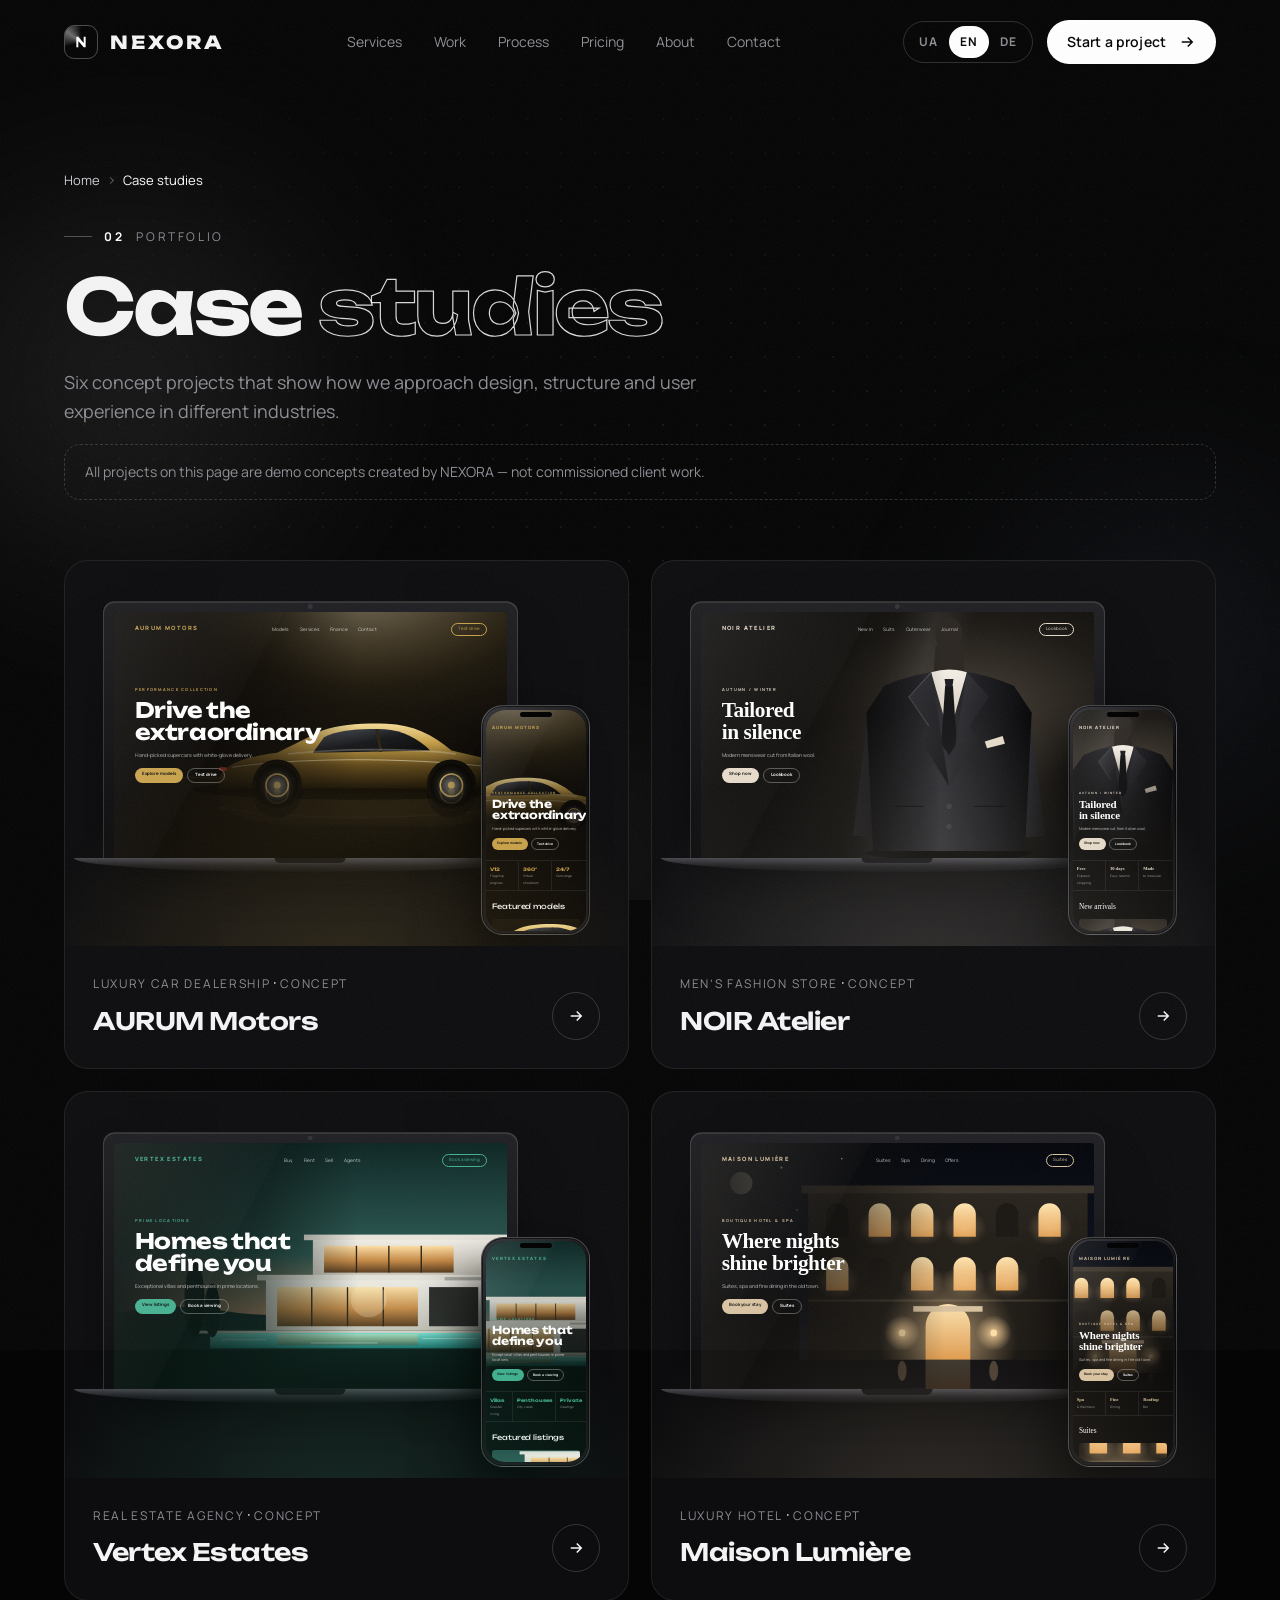
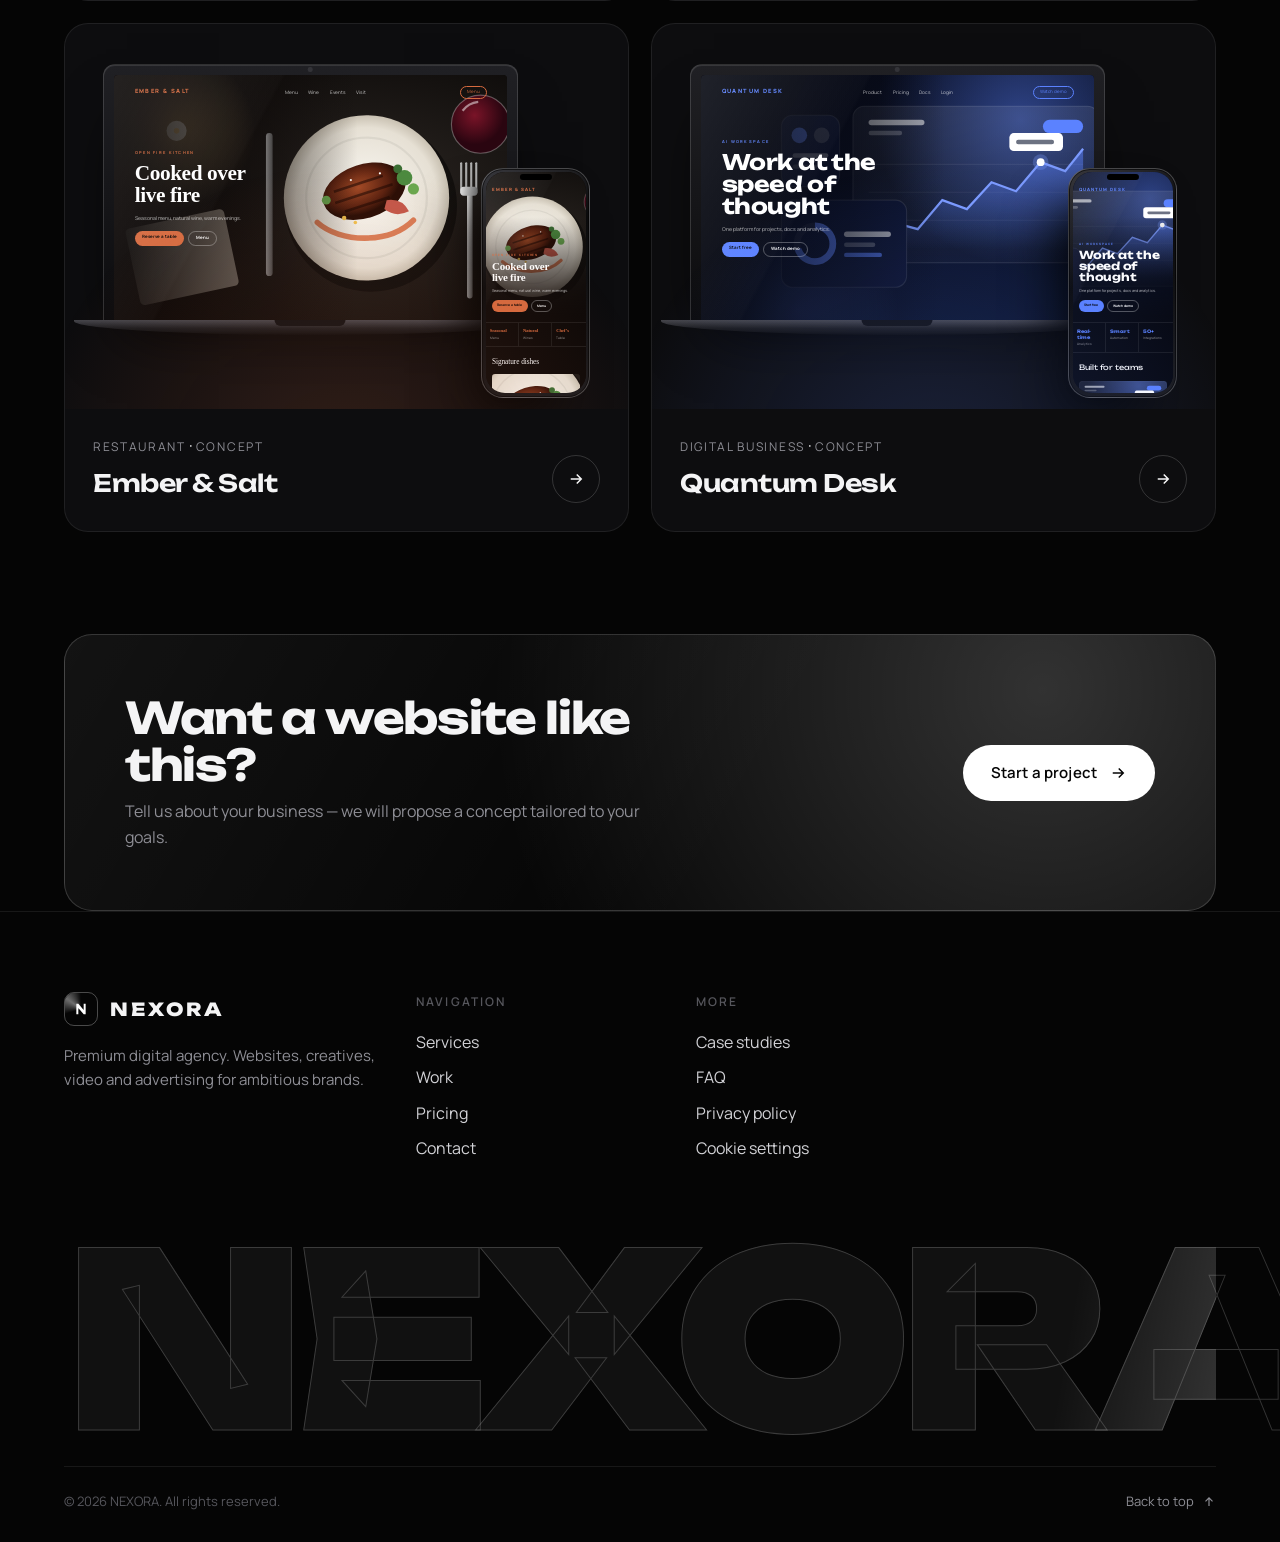
<file: case-studies/index.html>
<!DOCTYPE html>
<html lang="en" data-title-key="meta.title" data-desc-key="meta.desc">
<head>
<meta charset="UTF-8">
<meta name="viewport" content="width=device-width, initial-scale=1, viewport-fit=cover">
<title>Case studies — website design concepts | NEXORA</title>
<meta name="description" content="Six website design concepts by NEXORA for a car dealership, fashion store, real estate agency, hotel, restaurant and SaaS company.">
<meta name="robots" content="index,follow,max-image-preview:large">
<meta name="theme-color" content="#050505">
<link rel="canonical" href="https://YOUR-DOMAIN.com/case-studies/">
<link rel="alternate" hreflang="uk" href="https://YOUR-DOMAIN.com/case-studies/?lang=uk">
<link rel="alternate" hreflang="en" href="https://YOUR-DOMAIN.com/case-studies/?lang=en">
<link rel="alternate" hreflang="de" href="https://YOUR-DOMAIN.com/case-studies/?lang=de">
<link rel="alternate" hreflang="x-default" href="https://YOUR-DOMAIN.com/case-studies/">
<meta property="og:type" content="website">
<meta property="og:site_name" content="NEXORA">
<meta property="og:url" content="https://YOUR-DOMAIN.com/case-studies/">
<meta property="og:title" content="Case studies — website design concepts | NEXORA">
<meta property="og:description" content="Six website design concepts by NEXORA for a car dealership, fashion store, real estate agency, hotel, restaurant and SaaS company.">
<meta property="og:image" content="https://YOUR-DOMAIN.com/og/og-cases.jpg">
<meta property="og:image:width" content="1200">
<meta property="og:image:height" content="630">
<meta property="og:image:alt" content="Case studies — website design concepts | NEXORA">
<meta property="og:locale" content="en_US">
<meta property="og:locale:alternate" content="uk_UA">
<meta property="og:locale:alternate" content="de_DE">
<meta name="twitter:card" content="summary_large_image">
<meta name="twitter:title" content="Case studies — website design concepts | NEXORA">
<meta name="twitter:description" content="Six website design concepts by NEXORA for a car dealership, fashion store, real estate agency, hotel, restaurant and SaaS company.">
<meta name="twitter:image" content="https://YOUR-DOMAIN.com/og/og-cases.jpg">
<link rel="icon" href="data:image/svg+xml,%3Csvg xmlns='http://www.w3.org/2000/svg' viewBox='0 0 64 64'%3E%3Crect width='64' height='64' rx='14' fill='%23050505'/%3E%3Cpath d='M18 46V18h6l16 18V18h6v28h-6L24 28v18z' fill='%23fff'/%3E%3C/svg%3E">
<link rel="preconnect" href="https://fonts.googleapis.com">
<link rel="preconnect" href="https://fonts.gstatic.com" crossorigin>
<link href="https://fonts.googleapis.com/css2?family=Manrope:wght@300;400;500;600;700&family=Unbounded:wght@400;500;700;800;900&display=swap" rel="stylesheet">
<link rel="stylesheet" href="../assets/site.css">
<link rel="stylesheet" href="../assets/mockups.css">
<link rel="stylesheet" href="../assets/pages.css">
<script src="../assets/config.js"></script>
<script src="../assets/consent.js" defer></script>
<script type="application/ld+json">
{
 "@context": "https://schema.org",
 "@graph": [
  {
   "@type": "BreadcrumbList",
   "itemListElement": [
    {
     "@type": "ListItem",
     "position": 1,
     "name": "Home",
     "item": "https://YOUR-DOMAIN.com/"
    },
    {
     "@type": "ListItem",
     "position": 2,
     "name": "Case studies",
     "item": "https://YOUR-DOMAIN.com/case-studies/"
    }
   ]
  },
  {
   "@type": "CollectionPage",
   "@id": "https://YOUR-DOMAIN.com/case-studies/",
   "name": "Case studies",
   "url": "https://YOUR-DOMAIN.com/case-studies/",
   "isPartOf": {
    "@id": "https://YOUR-DOMAIN.com/#website"
   },
   "mainEntity": {
    "@type": "ItemList",
    "itemListElement": [
     {
      "@type": "ListItem",
      "position": 1,
      "url": "https://YOUR-DOMAIN.com/case-studies/aurum-motors.html",
      "name": "AURUM Motors"
     },
     {
      "@type": "ListItem",
      "position": 2,
      "url": "https://YOUR-DOMAIN.com/case-studies/noir-atelier.html",
      "name": "NOIR Atelier"
     },
     {
      "@type": "ListItem",
      "position": 3,
      "url": "https://YOUR-DOMAIN.com/case-studies/vertex-estates.html",
      "name": "Vertex Estates"
     },
     {
      "@type": "ListItem",
      "position": 4,
      "url": "https://YOUR-DOMAIN.com/case-studies/maison-lumiere.html",
      "name": "Maison Lumière"
     },
     {
      "@type": "ListItem",
      "position": 5,
      "url": "https://YOUR-DOMAIN.com/case-studies/ember-and-salt.html",
      "name": "Ember & Salt"
     },
     {
      "@type": "ListItem",
      "position": 6,
      "url": "https://YOUR-DOMAIN.com/case-studies/quantum-desk.html",
      "name": "Quantum Desk"
     }
    ]
   }
  }
 ]
}
</script>
</head>
<body>
<a class="sr-only" href="#main">Skip to content</a>
<div class="bg-fx" aria-hidden="true"><i class="orb o1"></i><i class="orb o2"></i><i class="orb o3"></i><div class="bg-grid"></div></div>
<div class="progress"></div>
<header class="header" id="header">
  <div class="wrap nav">
    <a href="../" class="logo" aria-label="NEXORA"><span class="logo-mark"><svg viewBox="0 0 24 24" fill="#fff"><path d="M5 20V4h3l8 9.5V4h3v16h-3L8 10.5V20z"/></svg></span>NEXORA</a>
    <ul class="nav-links">
      <li><a href="../#services" data-i18n="nav.services">Services</a></li>
      <li><a href="../#work" data-i18n="nav.work">Work</a></li>
      <li><a href="../#process" data-i18n="nav.process">Process</a></li>
      <li><a href="../#pricing" data-i18n="nav.pricing">Pricing</a></li>
      <li><a href="../#about" data-i18n="nav.about">About</a></li>
      <li><a href="../#contact" data-i18n="nav.contact">Contact</a></li>
    </ul>
    <div class="nav-right">
      <div class="lang-switch" role="group" data-i18n-aria="lang.label" aria-label="Language"></div>
      <a href="../#contact" class="btn btn-primary btn-sm"><span data-i18n="nav.cta">Start a project</span><svg viewBox="0 0 24 24" fill="none" stroke="currentColor" stroke-width="2"><path d="M5 12h14M13 6l6 6-6 6"/></svg></a>
      <button class="burger" id="burger" aria-expanded="false" aria-controls="menu" data-i18n-aria="nav.menu" aria-label="Menu"><span></span><span></span></button>
    </div>
  </div>
</header>
<nav class="menu" id="menu" aria-hidden="true">
  <ol>
    <li><a href="../#services" data-i18n="nav.services">Services</a></li>
    <li><a href="../#work" data-i18n="nav.work">Work</a></li>
    <li><a href="../#process" data-i18n="nav.process">Process</a></li>
    <li><a href="../#pricing" data-i18n="nav.pricing">Pricing</a></li>
    <li><a href="../#about" data-i18n="nav.about">About</a></li>
    <li><a href="../#contact" data-i18n="nav.contact">Contact</a></li>
    <li><a href="../case-studies/" data-i18n="footer.cases">Case studies</a></li>
  </ol>
  <div class="menu-foot">
    <div class="lang-switch" role="group" data-i18n-aria="lang.label" aria-label="Language"></div>
    <a href="../#contact" class="btn btn-primary btn-sm"><span data-i18n="nav.cta">Start a project</span><svg viewBox="0 0 24 24" fill="none" stroke="currentColor" stroke-width="2"><path d="M5 12h14M13 6l6 6-6 6"/></svg></a>
  </div>
</nav>
<main id="main" class="page">
  <section class="wrap">
    <nav class="bc" data-i18n-aria="bc.label" aria-label="Breadcrumb"><ol>
  <li><a href="../" data-i18n="bc.home">Home</a></li>
  <li><span aria-current="page" data-i18n="bc.cases">Case studies</span></li>
</ol></nav>
    <div class="label"><b>02</b><span data-i18n="ci.label">Portfolio</span></div>
    <h1 class="page-h1" data-i18n-html="ci.h1">Case <em>studies</em></h1>
    <p class="page-lead" data-i18n="ci.lead">Six concept projects that show how we approach design, structure and user experience in different industries.</p>
    <p class="concept-banner" data-i18n="ci.note">All projects on this page are demo concepts created by NEXORA — not commissioned client work.</p>
    <div class="cases-grid">
      <a class="case-card gc rv" href="aurum-motors.html" style="--a:#c9a24a">
        <div class="work-media" role="img" data-i18n-aria="p0.alt" aria-label="Concept website for AURUM Motors shown on a laptop and a phone"><div class="stage" aria-hidden="true" style="--a:#c9a24a;--mbg:#0a0806">
    <div class="laptop"><div class="lid"><div class="screen"><div class="site" style="--fh:'Unbounded',sans-serif">
    <div class="s-nav"><span class="s-logo">AURUM MOTORS</span><span class="s-links"><i>Models</i><i>Services</i><i>Finance</i><i>Contact</i></span><span class="s-cta">Test drive</span></div>
    <div class="s-hero"><svg class="scene" viewBox="0 0 400 220" preserveAspectRatio="xMidYMid slice" aria-hidden="true"><defs>
  <radialGradient id="s0_a" cx="62%" cy="-10%" r="90%"><stop offset="0" stop-color="#fff1cf" stop-opacity=".45"/><stop offset=".45" stop-color="#c9a24a" stop-opacity=".1"/><stop offset="1" stop-color="#000" stop-opacity="0"/></radialGradient>
  <linearGradient id="s0_b" x1="0" y1="0" x2="0" y2="1"><stop offset="0" stop-color="#1b160d"/><stop offset="1" stop-color="#040302"/></linearGradient>
  <linearGradient id="s0_c" x1="0" y1="0" x2="0" y2="1"><stop offset="0" stop-color="#f6dd99"/><stop offset=".3" stop-color="#c9a24a"/><stop offset=".65" stop-color="#5b4418"/><stop offset="1" stop-color="#140e04"/></linearGradient>
  <linearGradient id="s0_d" x1="0" y1="0" x2="1" y2="1"><stop offset="0" stop-color="#4a505c"/><stop offset=".5" stop-color="#14161b"/><stop offset="1" stop-color="#050607"/></linearGradient>
  <radialGradient id="s0_e"><stop offset="0" stop-color="#8a8a8a"/><stop offset=".5" stop-color="#2b2b2b"/><stop offset=".72" stop-color="#0c0c0c"/><stop offset="1" stop-color="#000"/></radialGradient>
  <linearGradient id="s0_f" x1="0" y1="0" x2="0" y2="1"><stop offset="0" stop-color="#fff" stop-opacity=".55"/><stop offset=".6" stop-color="#fff" stop-opacity="0"/></linearGradient>
  <mask id="s0_m"><rect x="0" y="158" width="400" height="62" fill="url(#s0_f)"/></mask></defs>
  <rect width="400" height="220" fill="#0a0806"/><rect y="148" width="400" height="72" fill="url(#s0_b)"/><rect width="400" height="220" fill="url(#s0_a)"/>
  <path d="M0 148H400" stroke="#c9a24a" stroke-opacity=".18"/><ellipse cx="244" cy="159" rx="150" ry="9" fill="#000" opacity=".8"/>
  <g id="s0_g" transform="translate(30 0)">
   <path d="M88 150C92 136 110 130 140 126L176 108C190 101 214 99 238 100C262 101 280 110 296 124L322 130C334 133 340 140 340 150V158H88Z" fill="url(#s0_c)"/>
   <path d="M182 112C194 106 214 104 236 105C252 106 266 113 277 124L172 126Z" fill="url(#s0_d)"/><path d="M229 105L233 125" stroke="#2a2010" stroke-width="2.5"/>
   <path d="M100 139C150 131 250 129 334 139" stroke="#fff6dc" stroke-opacity=".55" stroke-width=".8" fill="none"/><path d="M150 127C200 122 260 122 300 127" stroke="#fff" stroke-opacity=".25" stroke-width="1.6" fill="none"/>
   <path d="M326 136l12 3v4l-13-2z" fill="#fffbe8"/><ellipse cx="336" cy="140" rx="14" ry="5" fill="#fff6d0" opacity=".25"/><rect x="88" y="139" width="7" height="3" rx="1" fill="#ff4a2e"/>
   <circle cx="140" cy="154" r="22" fill="#0a0805"/><circle cx="296" cy="154" r="22" fill="#0a0805"/>
   <circle cx="140" cy="155" r="19" fill="url(#s0_e)"/><circle cx="140" cy="155" r="10" fill="none" stroke="#d8b665" stroke-width="1.4"/><circle cx="140" cy="155" r="3" fill="#d8b665"/>
   <circle cx="296" cy="155" r="19" fill="url(#s0_e)"/><circle cx="296" cy="155" r="10" fill="none" stroke="#d8b665" stroke-width="1.4"/><circle cx="296" cy="155" r="3" fill="#d8b665"/>
  </g><g mask="url(#s0_m)" opacity=".5"><use href="#s0_g" transform="translate(0 316) scale(1 -1)"/></g></svg><div class="s-copy"><div class="s-kick">PERFORMANCE COLLECTION</div><div class="s-h">Drive the<br>extraordinary</div><div class="s-p">Hand-picked supercars with white-glove delivery.</div>
      <div class="s-btns"><span class="s-btn">Explore models</span><span class="s-btn o">Test drive</span></div></div></div>
    <div class="s-feats"><div><b>V12</b><span>Flagship engines</span></div><div><b>360°</b><span>Virtual showroom</span></div><div><b>24/7</b><span>Concierge</span></div></div>
    <div class="s-sec"><div class="s-title">Featured models</div><div class="s-cards"><div class="s-card"><div class="ph"><svg class="" viewBox="170 92 130 98" preserveAspectRatio="xMidYMid slice" aria-hidden="true"><defs>
  <radialGradient id="s1_a" cx="62%" cy="-10%" r="90%"><stop offset="0" stop-color="#fff1cf" stop-opacity=".45"/><stop offset=".45" stop-color="#c9a24a" stop-opacity=".1"/><stop offset="1" stop-color="#000" stop-opacity="0"/></radialGradient>
  <linearGradient id="s1_b" x1="0" y1="0" x2="0" y2="1"><stop offset="0" stop-color="#1b160d"/><stop offset="1" stop-color="#040302"/></linearGradient>
  <linearGradient id="s1_c" x1="0" y1="0" x2="0" y2="1"><stop offset="0" stop-color="#f6dd99"/><stop offset=".3" stop-color="#c9a24a"/><stop offset=".65" stop-color="#5b4418"/><stop offset="1" stop-color="#140e04"/></linearGradient>
  <linearGradient id="s1_d" x1="0" y1="0" x2="1" y2="1"><stop offset="0" stop-color="#4a505c"/><stop offset=".5" stop-color="#14161b"/><stop offset="1" stop-color="#050607"/></linearGradient>
  <radialGradient id="s1_e"><stop offset="0" stop-color="#8a8a8a"/><stop offset=".5" stop-color="#2b2b2b"/><stop offset=".72" stop-color="#0c0c0c"/><stop offset="1" stop-color="#000"/></radialGradient>
  <linearGradient id="s1_f" x1="0" y1="0" x2="0" y2="1"><stop offset="0" stop-color="#fff" stop-opacity=".55"/><stop offset=".6" stop-color="#fff" stop-opacity="0"/></linearGradient>
  <mask id="s1_m"><rect x="0" y="158" width="400" height="62" fill="url(#s1_f)"/></mask></defs>
  <rect width="400" height="220" fill="#0a0806"/><rect y="148" width="400" height="72" fill="url(#s1_b)"/><rect width="400" height="220" fill="url(#s1_a)"/>
  <path d="M0 148H400" stroke="#c9a24a" stroke-opacity=".18"/><ellipse cx="244" cy="159" rx="150" ry="9" fill="#000" opacity=".8"/>
  <g id="s1_g" transform="translate(30 0)">
   <path d="M88 150C92 136 110 130 140 126L176 108C190 101 214 99 238 100C262 101 280 110 296 124L322 130C334 133 340 140 340 150V158H88Z" fill="url(#s1_c)"/>
   <path d="M182 112C194 106 214 104 236 105C252 106 266 113 277 124L172 126Z" fill="url(#s1_d)"/><path d="M229 105L233 125" stroke="#2a2010" stroke-width="2.5"/>
   <path d="M100 139C150 131 250 129 334 139" stroke="#fff6dc" stroke-opacity=".55" stroke-width=".8" fill="none"/><path d="M150 127C200 122 260 122 300 127" stroke="#fff" stroke-opacity=".25" stroke-width="1.6" fill="none"/>
   <path d="M326 136l12 3v4l-13-2z" fill="#fffbe8"/><ellipse cx="336" cy="140" rx="14" ry="5" fill="#fff6d0" opacity=".25"/><rect x="88" y="139" width="7" height="3" rx="1" fill="#ff4a2e"/>
   <circle cx="140" cy="154" r="22" fill="#0a0805"/><circle cx="296" cy="154" r="22" fill="#0a0805"/>
   <circle cx="140" cy="155" r="19" fill="url(#s1_e)"/><circle cx="140" cy="155" r="10" fill="none" stroke="#d8b665" stroke-width="1.4"/><circle cx="140" cy="155" r="3" fill="#d8b665"/>
   <circle cx="296" cy="155" r="19" fill="url(#s1_e)"/><circle cx="296" cy="155" r="10" fill="none" stroke="#d8b665" stroke-width="1.4"/><circle cx="296" cy="155" r="3" fill="#d8b665"/>
  </g><g mask="url(#s1_m)" opacity=".5"><use href="#s1_g" transform="translate(0 316) scale(1 -1)"/></g></svg></div><b>Aurum GT</b><span>from €189 000</span></div><div class="s-card"><div class="ph"><svg class="" viewBox="90 100 120 90" preserveAspectRatio="xMidYMid slice" aria-hidden="true"><defs>
  <radialGradient id="s2_a" cx="62%" cy="-10%" r="90%"><stop offset="0" stop-color="#fff1cf" stop-opacity=".45"/><stop offset=".45" stop-color="#c9a24a" stop-opacity=".1"/><stop offset="1" stop-color="#000" stop-opacity="0"/></radialGradient>
  <linearGradient id="s2_b" x1="0" y1="0" x2="0" y2="1"><stop offset="0" stop-color="#1b160d"/><stop offset="1" stop-color="#040302"/></linearGradient>
  <linearGradient id="s2_c" x1="0" y1="0" x2="0" y2="1"><stop offset="0" stop-color="#f6dd99"/><stop offset=".3" stop-color="#c9a24a"/><stop offset=".65" stop-color="#5b4418"/><stop offset="1" stop-color="#140e04"/></linearGradient>
  <linearGradient id="s2_d" x1="0" y1="0" x2="1" y2="1"><stop offset="0" stop-color="#4a505c"/><stop offset=".5" stop-color="#14161b"/><stop offset="1" stop-color="#050607"/></linearGradient>
  <radialGradient id="s2_e"><stop offset="0" stop-color="#8a8a8a"/><stop offset=".5" stop-color="#2b2b2b"/><stop offset=".72" stop-color="#0c0c0c"/><stop offset="1" stop-color="#000"/></radialGradient>
  <linearGradient id="s2_f" x1="0" y1="0" x2="0" y2="1"><stop offset="0" stop-color="#fff" stop-opacity=".55"/><stop offset=".6" stop-color="#fff" stop-opacity="0"/></linearGradient>
  <mask id="s2_m"><rect x="0" y="158" width="400" height="62" fill="url(#s2_f)"/></mask></defs>
  <rect width="400" height="220" fill="#0a0806"/><rect y="148" width="400" height="72" fill="url(#s2_b)"/><rect width="400" height="220" fill="url(#s2_a)"/>
  <path d="M0 148H400" stroke="#c9a24a" stroke-opacity=".18"/><ellipse cx="244" cy="159" rx="150" ry="9" fill="#000" opacity=".8"/>
  <g id="s2_g" transform="translate(30 0)">
   <path d="M88 150C92 136 110 130 140 126L176 108C190 101 214 99 238 100C262 101 280 110 296 124L322 130C334 133 340 140 340 150V158H88Z" fill="url(#s2_c)"/>
   <path d="M182 112C194 106 214 104 236 105C252 106 266 113 277 124L172 126Z" fill="url(#s2_d)"/><path d="M229 105L233 125" stroke="#2a2010" stroke-width="2.5"/>
   <path d="M100 139C150 131 250 129 334 139" stroke="#fff6dc" stroke-opacity=".55" stroke-width=".8" fill="none"/><path d="M150 127C200 122 260 122 300 127" stroke="#fff" stroke-opacity=".25" stroke-width="1.6" fill="none"/>
   <path d="M326 136l12 3v4l-13-2z" fill="#fffbe8"/><ellipse cx="336" cy="140" rx="14" ry="5" fill="#fff6d0" opacity=".25"/><rect x="88" y="139" width="7" height="3" rx="1" fill="#ff4a2e"/>
   <circle cx="140" cy="154" r="22" fill="#0a0805"/><circle cx="296" cy="154" r="22" fill="#0a0805"/>
   <circle cx="140" cy="155" r="19" fill="url(#s2_e)"/><circle cx="140" cy="155" r="10" fill="none" stroke="#d8b665" stroke-width="1.4"/><circle cx="140" cy="155" r="3" fill="#d8b665"/>
   <circle cx="296" cy="155" r="19" fill="url(#s2_e)"/><circle cx="296" cy="155" r="10" fill="none" stroke="#d8b665" stroke-width="1.4"/><circle cx="296" cy="155" r="3" fill="#d8b665"/>
  </g><g mask="url(#s2_m)" opacity=".5"><use href="#s2_g" transform="translate(0 316) scale(1 -1)"/></g></svg></div><b>Aurum Spyder</b><span>from €214 000</span></div><div class="s-card"><div class="ph"><svg class="" viewBox="260 104 120 90" preserveAspectRatio="xMidYMid slice" aria-hidden="true"><defs>
  <radialGradient id="s3_a" cx="62%" cy="-10%" r="90%"><stop offset="0" stop-color="#fff1cf" stop-opacity=".45"/><stop offset=".45" stop-color="#c9a24a" stop-opacity=".1"/><stop offset="1" stop-color="#000" stop-opacity="0"/></radialGradient>
  <linearGradient id="s3_b" x1="0" y1="0" x2="0" y2="1"><stop offset="0" stop-color="#1b160d"/><stop offset="1" stop-color="#040302"/></linearGradient>
  <linearGradient id="s3_c" x1="0" y1="0" x2="0" y2="1"><stop offset="0" stop-color="#f6dd99"/><stop offset=".3" stop-color="#c9a24a"/><stop offset=".65" stop-color="#5b4418"/><stop offset="1" stop-color="#140e04"/></linearGradient>
  <linearGradient id="s3_d" x1="0" y1="0" x2="1" y2="1"><stop offset="0" stop-color="#4a505c"/><stop offset=".5" stop-color="#14161b"/><stop offset="1" stop-color="#050607"/></linearGradient>
  <radialGradient id="s3_e"><stop offset="0" stop-color="#8a8a8a"/><stop offset=".5" stop-color="#2b2b2b"/><stop offset=".72" stop-color="#0c0c0c"/><stop offset="1" stop-color="#000"/></radialGradient>
  <linearGradient id="s3_f" x1="0" y1="0" x2="0" y2="1"><stop offset="0" stop-color="#fff" stop-opacity=".55"/><stop offset=".6" stop-color="#fff" stop-opacity="0"/></linearGradient>
  <mask id="s3_m"><rect x="0" y="158" width="400" height="62" fill="url(#s3_f)"/></mask></defs>
  <rect width="400" height="220" fill="#0a0806"/><rect y="148" width="400" height="72" fill="url(#s3_b)"/><rect width="400" height="220" fill="url(#s3_a)"/>
  <path d="M0 148H400" stroke="#c9a24a" stroke-opacity=".18"/><ellipse cx="244" cy="159" rx="150" ry="9" fill="#000" opacity=".8"/>
  <g id="s3_g" transform="translate(30 0)">
   <path d="M88 150C92 136 110 130 140 126L176 108C190 101 214 99 238 100C262 101 280 110 296 124L322 130C334 133 340 140 340 150V158H88Z" fill="url(#s3_c)"/>
   <path d="M182 112C194 106 214 104 236 105C252 106 266 113 277 124L172 126Z" fill="url(#s3_d)"/><path d="M229 105L233 125" stroke="#2a2010" stroke-width="2.5"/>
   <path d="M100 139C150 131 250 129 334 139" stroke="#fff6dc" stroke-opacity=".55" stroke-width=".8" fill="none"/><path d="M150 127C200 122 260 122 300 127" stroke="#fff" stroke-opacity=".25" stroke-width="1.6" fill="none"/>
   <path d="M326 136l12 3v4l-13-2z" fill="#fffbe8"/><ellipse cx="336" cy="140" rx="14" ry="5" fill="#fff6d0" opacity=".25"/><rect x="88" y="139" width="7" height="3" rx="1" fill="#ff4a2e"/>
   <circle cx="140" cy="154" r="22" fill="#0a0805"/><circle cx="296" cy="154" r="22" fill="#0a0805"/>
   <circle cx="140" cy="155" r="19" fill="url(#s3_e)"/><circle cx="140" cy="155" r="10" fill="none" stroke="#d8b665" stroke-width="1.4"/><circle cx="140" cy="155" r="3" fill="#d8b665"/>
   <circle cx="296" cy="155" r="19" fill="url(#s3_e)"/><circle cx="296" cy="155" r="10" fill="none" stroke="#d8b665" stroke-width="1.4"/><circle cx="296" cy="155" r="3" fill="#d8b665"/>
  </g><g mask="url(#s3_m)" opacity=".5"><use href="#s3_g" transform="translate(0 316) scale(1 -1)"/></g></svg></div><b>Aurum S</b><span>from €156 000</span></div></div></div>
    <div class="s-band"><svg class="scene" viewBox="0 70 400 90" preserveAspectRatio="xMidYMid slice" aria-hidden="true"><defs>
  <radialGradient id="s4_a" cx="62%" cy="-10%" r="90%"><stop offset="0" stop-color="#fff1cf" stop-opacity=".45"/><stop offset=".45" stop-color="#c9a24a" stop-opacity=".1"/><stop offset="1" stop-color="#000" stop-opacity="0"/></radialGradient>
  <linearGradient id="s4_b" x1="0" y1="0" x2="0" y2="1"><stop offset="0" stop-color="#1b160d"/><stop offset="1" stop-color="#040302"/></linearGradient>
  <linearGradient id="s4_c" x1="0" y1="0" x2="0" y2="1"><stop offset="0" stop-color="#f6dd99"/><stop offset=".3" stop-color="#c9a24a"/><stop offset=".65" stop-color="#5b4418"/><stop offset="1" stop-color="#140e04"/></linearGradient>
  <linearGradient id="s4_d" x1="0" y1="0" x2="1" y2="1"><stop offset="0" stop-color="#4a505c"/><stop offset=".5" stop-color="#14161b"/><stop offset="1" stop-color="#050607"/></linearGradient>
  <radialGradient id="s4_e"><stop offset="0" stop-color="#8a8a8a"/><stop offset=".5" stop-color="#2b2b2b"/><stop offset=".72" stop-color="#0c0c0c"/><stop offset="1" stop-color="#000"/></radialGradient>
  <linearGradient id="s4_f" x1="0" y1="0" x2="0" y2="1"><stop offset="0" stop-color="#fff" stop-opacity=".55"/><stop offset=".6" stop-color="#fff" stop-opacity="0"/></linearGradient>
  <mask id="s4_m"><rect x="0" y="158" width="400" height="62" fill="url(#s4_f)"/></mask></defs>
  <rect width="400" height="220" fill="#0a0806"/><rect y="148" width="400" height="72" fill="url(#s4_b)"/><rect width="400" height="220" fill="url(#s4_a)"/>
  <path d="M0 148H400" stroke="#c9a24a" stroke-opacity=".18"/><ellipse cx="244" cy="159" rx="150" ry="9" fill="#000" opacity=".8"/>
  <g id="s4_g" transform="translate(30 0)">
   <path d="M88 150C92 136 110 130 140 126L176 108C190 101 214 99 238 100C262 101 280 110 296 124L322 130C334 133 340 140 340 150V158H88Z" fill="url(#s4_c)"/>
   <path d="M182 112C194 106 214 104 236 105C252 106 266 113 277 124L172 126Z" fill="url(#s4_d)"/><path d="M229 105L233 125" stroke="#2a2010" stroke-width="2.5"/>
   <path d="M100 139C150 131 250 129 334 139" stroke="#fff6dc" stroke-opacity=".55" stroke-width=".8" fill="none"/><path d="M150 127C200 122 260 122 300 127" stroke="#fff" stroke-opacity=".25" stroke-width="1.6" fill="none"/>
   <path d="M326 136l12 3v4l-13-2z" fill="#fffbe8"/><ellipse cx="336" cy="140" rx="14" ry="5" fill="#fff6d0" opacity=".25"/><rect x="88" y="139" width="7" height="3" rx="1" fill="#ff4a2e"/>
   <circle cx="140" cy="154" r="22" fill="#0a0805"/><circle cx="296" cy="154" r="22" fill="#0a0805"/>
   <circle cx="140" cy="155" r="19" fill="url(#s4_e)"/><circle cx="140" cy="155" r="10" fill="none" stroke="#d8b665" stroke-width="1.4"/><circle cx="140" cy="155" r="3" fill="#d8b665"/>
   <circle cx="296" cy="155" r="19" fill="url(#s4_e)"/><circle cx="296" cy="155" r="10" fill="none" stroke="#d8b665" stroke-width="1.4"/><circle cx="296" cy="155" r="3" fill="#d8b665"/>
  </g><g mask="url(#s4_m)" opacity=".5"><use href="#s4_g" transform="translate(0 316) scale(1 -1)"/></g></svg><div class="s-band-t">Experience the drive</div></div>
    <div class="s-foot"><span>© AURUM Motors</span><span>Instagram · Contact</span></div>
  </div></div></div><div class="base"></div></div>
    <div class="phone"><div class="screen"><div class="site" style="--fh:'Unbounded',sans-serif">
    <div class="s-nav"><span class="s-logo">AURUM MOTORS</span><span class="s-links"><i>Models</i><i>Services</i><i>Finance</i><i>Contact</i></span><span class="s-cta">Test drive</span></div>
    <div class="s-hero"><svg class="scene" viewBox="195 0 150 220" preserveAspectRatio="xMidYMid slice" aria-hidden="true"><defs>
  <radialGradient id="s5_a" cx="62%" cy="-10%" r="90%"><stop offset="0" stop-color="#fff1cf" stop-opacity=".45"/><stop offset=".45" stop-color="#c9a24a" stop-opacity=".1"/><stop offset="1" stop-color="#000" stop-opacity="0"/></radialGradient>
  <linearGradient id="s5_b" x1="0" y1="0" x2="0" y2="1"><stop offset="0" stop-color="#1b160d"/><stop offset="1" stop-color="#040302"/></linearGradient>
  <linearGradient id="s5_c" x1="0" y1="0" x2="0" y2="1"><stop offset="0" stop-color="#f6dd99"/><stop offset=".3" stop-color="#c9a24a"/><stop offset=".65" stop-color="#5b4418"/><stop offset="1" stop-color="#140e04"/></linearGradient>
  <linearGradient id="s5_d" x1="0" y1="0" x2="1" y2="1"><stop offset="0" stop-color="#4a505c"/><stop offset=".5" stop-color="#14161b"/><stop offset="1" stop-color="#050607"/></linearGradient>
  <radialGradient id="s5_e"><stop offset="0" stop-color="#8a8a8a"/><stop offset=".5" stop-color="#2b2b2b"/><stop offset=".72" stop-color="#0c0c0c"/><stop offset="1" stop-color="#000"/></radialGradient>
  <linearGradient id="s5_f" x1="0" y1="0" x2="0" y2="1"><stop offset="0" stop-color="#fff" stop-opacity=".55"/><stop offset=".6" stop-color="#fff" stop-opacity="0"/></linearGradient>
  <mask id="s5_m"><rect x="0" y="158" width="400" height="62" fill="url(#s5_f)"/></mask></defs>
  <rect width="400" height="220" fill="#0a0806"/><rect y="148" width="400" height="72" fill="url(#s5_b)"/><rect width="400" height="220" fill="url(#s5_a)"/>
  <path d="M0 148H400" stroke="#c9a24a" stroke-opacity=".18"/><ellipse cx="244" cy="159" rx="150" ry="9" fill="#000" opacity=".8"/>
  <g id="s5_g" transform="translate(30 0)">
   <path d="M88 150C92 136 110 130 140 126L176 108C190 101 214 99 238 100C262 101 280 110 296 124L322 130C334 133 340 140 340 150V158H88Z" fill="url(#s5_c)"/>
   <path d="M182 112C194 106 214 104 236 105C252 106 266 113 277 124L172 126Z" fill="url(#s5_d)"/><path d="M229 105L233 125" stroke="#2a2010" stroke-width="2.5"/>
   <path d="M100 139C150 131 250 129 334 139" stroke="#fff6dc" stroke-opacity=".55" stroke-width=".8" fill="none"/><path d="M150 127C200 122 260 122 300 127" stroke="#fff" stroke-opacity=".25" stroke-width="1.6" fill="none"/>
   <path d="M326 136l12 3v4l-13-2z" fill="#fffbe8"/><ellipse cx="336" cy="140" rx="14" ry="5" fill="#fff6d0" opacity=".25"/><rect x="88" y="139" width="7" height="3" rx="1" fill="#ff4a2e"/>
   <circle cx="140" cy="154" r="22" fill="#0a0805"/><circle cx="296" cy="154" r="22" fill="#0a0805"/>
   <circle cx="140" cy="155" r="19" fill="url(#s5_e)"/><circle cx="140" cy="155" r="10" fill="none" stroke="#d8b665" stroke-width="1.4"/><circle cx="140" cy="155" r="3" fill="#d8b665"/>
   <circle cx="296" cy="155" r="19" fill="url(#s5_e)"/><circle cx="296" cy="155" r="10" fill="none" stroke="#d8b665" stroke-width="1.4"/><circle cx="296" cy="155" r="3" fill="#d8b665"/>
  </g><g mask="url(#s5_m)" opacity=".5"><use href="#s5_g" transform="translate(0 316) scale(1 -1)"/></g></svg><div class="s-copy"><div class="s-kick">PERFORMANCE COLLECTION</div><div class="s-h">Drive the<br>extraordinary</div><div class="s-p">Hand-picked supercars with white-glove delivery.</div>
      <div class="s-btns"><span class="s-btn">Explore models</span><span class="s-btn o">Test drive</span></div></div></div>
    <div class="s-feats"><div><b>V12</b><span>Flagship engines</span></div><div><b>360°</b><span>Virtual showroom</span></div><div><b>24/7</b><span>Concierge</span></div></div>
    <div class="s-sec"><div class="s-title">Featured models</div><div class="s-cards"><div class="s-card"><div class="ph"><svg class="" viewBox="170 92 130 98" preserveAspectRatio="xMidYMid slice" aria-hidden="true"><defs>
  <radialGradient id="s6_a" cx="62%" cy="-10%" r="90%"><stop offset="0" stop-color="#fff1cf" stop-opacity=".45"/><stop offset=".45" stop-color="#c9a24a" stop-opacity=".1"/><stop offset="1" stop-color="#000" stop-opacity="0"/></radialGradient>
  <linearGradient id="s6_b" x1="0" y1="0" x2="0" y2="1"><stop offset="0" stop-color="#1b160d"/><stop offset="1" stop-color="#040302"/></linearGradient>
  <linearGradient id="s6_c" x1="0" y1="0" x2="0" y2="1"><stop offset="0" stop-color="#f6dd99"/><stop offset=".3" stop-color="#c9a24a"/><stop offset=".65" stop-color="#5b4418"/><stop offset="1" stop-color="#140e04"/></linearGradient>
  <linearGradient id="s6_d" x1="0" y1="0" x2="1" y2="1"><stop offset="0" stop-color="#4a505c"/><stop offset=".5" stop-color="#14161b"/><stop offset="1" stop-color="#050607"/></linearGradient>
  <radialGradient id="s6_e"><stop offset="0" stop-color="#8a8a8a"/><stop offset=".5" stop-color="#2b2b2b"/><stop offset=".72" stop-color="#0c0c0c"/><stop offset="1" stop-color="#000"/></radialGradient>
  <linearGradient id="s6_f" x1="0" y1="0" x2="0" y2="1"><stop offset="0" stop-color="#fff" stop-opacity=".55"/><stop offset=".6" stop-color="#fff" stop-opacity="0"/></linearGradient>
  <mask id="s6_m"><rect x="0" y="158" width="400" height="62" fill="url(#s6_f)"/></mask></defs>
  <rect width="400" height="220" fill="#0a0806"/><rect y="148" width="400" height="72" fill="url(#s6_b)"/><rect width="400" height="220" fill="url(#s6_a)"/>
  <path d="M0 148H400" stroke="#c9a24a" stroke-opacity=".18"/><ellipse cx="244" cy="159" rx="150" ry="9" fill="#000" opacity=".8"/>
  <g id="s6_g" transform="translate(30 0)">
   <path d="M88 150C92 136 110 130 140 126L176 108C190 101 214 99 238 100C262 101 280 110 296 124L322 130C334 133 340 140 340 150V158H88Z" fill="url(#s6_c)"/>
   <path d="M182 112C194 106 214 104 236 105C252 106 266 113 277 124L172 126Z" fill="url(#s6_d)"/><path d="M229 105L233 125" stroke="#2a2010" stroke-width="2.5"/>
   <path d="M100 139C150 131 250 129 334 139" stroke="#fff6dc" stroke-opacity=".55" stroke-width=".8" fill="none"/><path d="M150 127C200 122 260 122 300 127" stroke="#fff" stroke-opacity=".25" stroke-width="1.6" fill="none"/>
   <path d="M326 136l12 3v4l-13-2z" fill="#fffbe8"/><ellipse cx="336" cy="140" rx="14" ry="5" fill="#fff6d0" opacity=".25"/><rect x="88" y="139" width="7" height="3" rx="1" fill="#ff4a2e"/>
   <circle cx="140" cy="154" r="22" fill="#0a0805"/><circle cx="296" cy="154" r="22" fill="#0a0805"/>
   <circle cx="140" cy="155" r="19" fill="url(#s6_e)"/><circle cx="140" cy="155" r="10" fill="none" stroke="#d8b665" stroke-width="1.4"/><circle cx="140" cy="155" r="3" fill="#d8b665"/>
   <circle cx="296" cy="155" r="19" fill="url(#s6_e)"/><circle cx="296" cy="155" r="10" fill="none" stroke="#d8b665" stroke-width="1.4"/><circle cx="296" cy="155" r="3" fill="#d8b665"/>
  </g><g mask="url(#s6_m)" opacity=".5"><use href="#s6_g" transform="translate(0 316) scale(1 -1)"/></g></svg></div><b>Aurum GT</b><span>from €189 000</span></div><div class="s-card"><div class="ph"><svg class="" viewBox="90 100 120 90" preserveAspectRatio="xMidYMid slice" aria-hidden="true"><defs>
  <radialGradient id="s7_a" cx="62%" cy="-10%" r="90%"><stop offset="0" stop-color="#fff1cf" stop-opacity=".45"/><stop offset=".45" stop-color="#c9a24a" stop-opacity=".1"/><stop offset="1" stop-color="#000" stop-opacity="0"/></radialGradient>
  <linearGradient id="s7_b" x1="0" y1="0" x2="0" y2="1"><stop offset="0" stop-color="#1b160d"/><stop offset="1" stop-color="#040302"/></linearGradient>
  <linearGradient id="s7_c" x1="0" y1="0" x2="0" y2="1"><stop offset="0" stop-color="#f6dd99"/><stop offset=".3" stop-color="#c9a24a"/><stop offset=".65" stop-color="#5b4418"/><stop offset="1" stop-color="#140e04"/></linearGradient>
  <linearGradient id="s7_d" x1="0" y1="0" x2="1" y2="1"><stop offset="0" stop-color="#4a505c"/><stop offset=".5" stop-color="#14161b"/><stop offset="1" stop-color="#050607"/></linearGradient>
  <radialGradient id="s7_e"><stop offset="0" stop-color="#8a8a8a"/><stop offset=".5" stop-color="#2b2b2b"/><stop offset=".72" stop-color="#0c0c0c"/><stop offset="1" stop-color="#000"/></radialGradient>
  <linearGradient id="s7_f" x1="0" y1="0" x2="0" y2="1"><stop offset="0" stop-color="#fff" stop-opacity=".55"/><stop offset=".6" stop-color="#fff" stop-opacity="0"/></linearGradient>
  <mask id="s7_m"><rect x="0" y="158" width="400" height="62" fill="url(#s7_f)"/></mask></defs>
  <rect width="400" height="220" fill="#0a0806"/><rect y="148" width="400" height="72" fill="url(#s7_b)"/><rect width="400" height="220" fill="url(#s7_a)"/>
  <path d="M0 148H400" stroke="#c9a24a" stroke-opacity=".18"/><ellipse cx="244" cy="159" rx="150" ry="9" fill="#000" opacity=".8"/>
  <g id="s7_g" transform="translate(30 0)">
   <path d="M88 150C92 136 110 130 140 126L176 108C190 101 214 99 238 100C262 101 280 110 296 124L322 130C334 133 340 140 340 150V158H88Z" fill="url(#s7_c)"/>
   <path d="M182 112C194 106 214 104 236 105C252 106 266 113 277 124L172 126Z" fill="url(#s7_d)"/><path d="M229 105L233 125" stroke="#2a2010" stroke-width="2.5"/>
   <path d="M100 139C150 131 250 129 334 139" stroke="#fff6dc" stroke-opacity=".55" stroke-width=".8" fill="none"/><path d="M150 127C200 122 260 122 300 127" stroke="#fff" stroke-opacity=".25" stroke-width="1.6" fill="none"/>
   <path d="M326 136l12 3v4l-13-2z" fill="#fffbe8"/><ellipse cx="336" cy="140" rx="14" ry="5" fill="#fff6d0" opacity=".25"/><rect x="88" y="139" width="7" height="3" rx="1" fill="#ff4a2e"/>
   <circle cx="140" cy="154" r="22" fill="#0a0805"/><circle cx="296" cy="154" r="22" fill="#0a0805"/>
   <circle cx="140" cy="155" r="19" fill="url(#s7_e)"/><circle cx="140" cy="155" r="10" fill="none" stroke="#d8b665" stroke-width="1.4"/><circle cx="140" cy="155" r="3" fill="#d8b665"/>
   <circle cx="296" cy="155" r="19" fill="url(#s7_e)"/><circle cx="296" cy="155" r="10" fill="none" stroke="#d8b665" stroke-width="1.4"/><circle cx="296" cy="155" r="3" fill="#d8b665"/>
  </g><g mask="url(#s7_m)" opacity=".5"><use href="#s7_g" transform="translate(0 316) scale(1 -1)"/></g></svg></div><b>Aurum Spyder</b><span>from €214 000</span></div><div class="s-card"><div class="ph"><svg class="" viewBox="260 104 120 90" preserveAspectRatio="xMidYMid slice" aria-hidden="true"><defs>
  <radialGradient id="s8_a" cx="62%" cy="-10%" r="90%"><stop offset="0" stop-color="#fff1cf" stop-opacity=".45"/><stop offset=".45" stop-color="#c9a24a" stop-opacity=".1"/><stop offset="1" stop-color="#000" stop-opacity="0"/></radialGradient>
  <linearGradient id="s8_b" x1="0" y1="0" x2="0" y2="1"><stop offset="0" stop-color="#1b160d"/><stop offset="1" stop-color="#040302"/></linearGradient>
  <linearGradient id="s8_c" x1="0" y1="0" x2="0" y2="1"><stop offset="0" stop-color="#f6dd99"/><stop offset=".3" stop-color="#c9a24a"/><stop offset=".65" stop-color="#5b4418"/><stop offset="1" stop-color="#140e04"/></linearGradient>
  <linearGradient id="s8_d" x1="0" y1="0" x2="1" y2="1"><stop offset="0" stop-color="#4a505c"/><stop offset=".5" stop-color="#14161b"/><stop offset="1" stop-color="#050607"/></linearGradient>
  <radialGradient id="s8_e"><stop offset="0" stop-color="#8a8a8a"/><stop offset=".5" stop-color="#2b2b2b"/><stop offset=".72" stop-color="#0c0c0c"/><stop offset="1" stop-color="#000"/></radialGradient>
  <linearGradient id="s8_f" x1="0" y1="0" x2="0" y2="1"><stop offset="0" stop-color="#fff" stop-opacity=".55"/><stop offset=".6" stop-color="#fff" stop-opacity="0"/></linearGradient>
  <mask id="s8_m"><rect x="0" y="158" width="400" height="62" fill="url(#s8_f)"/></mask></defs>
  <rect width="400" height="220" fill="#0a0806"/><rect y="148" width="400" height="72" fill="url(#s8_b)"/><rect width="400" height="220" fill="url(#s8_a)"/>
  <path d="M0 148H400" stroke="#c9a24a" stroke-opacity=".18"/><ellipse cx="244" cy="159" rx="150" ry="9" fill="#000" opacity=".8"/>
  <g id="s8_g" transform="translate(30 0)">
   <path d="M88 150C92 136 110 130 140 126L176 108C190 101 214 99 238 100C262 101 280 110 296 124L322 130C334 133 340 140 340 150V158H88Z" fill="url(#s8_c)"/>
   <path d="M182 112C194 106 214 104 236 105C252 106 266 113 277 124L172 126Z" fill="url(#s8_d)"/><path d="M229 105L233 125" stroke="#2a2010" stroke-width="2.5"/>
   <path d="M100 139C150 131 250 129 334 139" stroke="#fff6dc" stroke-opacity=".55" stroke-width=".8" fill="none"/><path d="M150 127C200 122 260 122 300 127" stroke="#fff" stroke-opacity=".25" stroke-width="1.6" fill="none"/>
   <path d="M326 136l12 3v4l-13-2z" fill="#fffbe8"/><ellipse cx="336" cy="140" rx="14" ry="5" fill="#fff6d0" opacity=".25"/><rect x="88" y="139" width="7" height="3" rx="1" fill="#ff4a2e"/>
   <circle cx="140" cy="154" r="22" fill="#0a0805"/><circle cx="296" cy="154" r="22" fill="#0a0805"/>
   <circle cx="140" cy="155" r="19" fill="url(#s8_e)"/><circle cx="140" cy="155" r="10" fill="none" stroke="#d8b665" stroke-width="1.4"/><circle cx="140" cy="155" r="3" fill="#d8b665"/>
   <circle cx="296" cy="155" r="19" fill="url(#s8_e)"/><circle cx="296" cy="155" r="10" fill="none" stroke="#d8b665" stroke-width="1.4"/><circle cx="296" cy="155" r="3" fill="#d8b665"/>
  </g><g mask="url(#s8_m)" opacity=".5"><use href="#s8_g" transform="translate(0 316) scale(1 -1)"/></g></svg></div><b>Aurum S</b><span>from €156 000</span></div></div></div>
    <div class="s-band"><svg class="scene" viewBox="0 70 400 90" preserveAspectRatio="xMidYMid slice" aria-hidden="true"><defs>
  <radialGradient id="s9_a" cx="62%" cy="-10%" r="90%"><stop offset="0" stop-color="#fff1cf" stop-opacity=".45"/><stop offset=".45" stop-color="#c9a24a" stop-opacity=".1"/><stop offset="1" stop-color="#000" stop-opacity="0"/></radialGradient>
  <linearGradient id="s9_b" x1="0" y1="0" x2="0" y2="1"><stop offset="0" stop-color="#1b160d"/><stop offset="1" stop-color="#040302"/></linearGradient>
  <linearGradient id="s9_c" x1="0" y1="0" x2="0" y2="1"><stop offset="0" stop-color="#f6dd99"/><stop offset=".3" stop-color="#c9a24a"/><stop offset=".65" stop-color="#5b4418"/><stop offset="1" stop-color="#140e04"/></linearGradient>
  <linearGradient id="s9_d" x1="0" y1="0" x2="1" y2="1"><stop offset="0" stop-color="#4a505c"/><stop offset=".5" stop-color="#14161b"/><stop offset="1" stop-color="#050607"/></linearGradient>
  <radialGradient id="s9_e"><stop offset="0" stop-color="#8a8a8a"/><stop offset=".5" stop-color="#2b2b2b"/><stop offset=".72" stop-color="#0c0c0c"/><stop offset="1" stop-color="#000"/></radialGradient>
  <linearGradient id="s9_f" x1="0" y1="0" x2="0" y2="1"><stop offset="0" stop-color="#fff" stop-opacity=".55"/><stop offset=".6" stop-color="#fff" stop-opacity="0"/></linearGradient>
  <mask id="s9_m"><rect x="0" y="158" width="400" height="62" fill="url(#s9_f)"/></mask></defs>
  <rect width="400" height="220" fill="#0a0806"/><rect y="148" width="400" height="72" fill="url(#s9_b)"/><rect width="400" height="220" fill="url(#s9_a)"/>
  <path d="M0 148H400" stroke="#c9a24a" stroke-opacity=".18"/><ellipse cx="244" cy="159" rx="150" ry="9" fill="#000" opacity=".8"/>
  <g id="s9_g" transform="translate(30 0)">
   <path d="M88 150C92 136 110 130 140 126L176 108C190 101 214 99 238 100C262 101 280 110 296 124L322 130C334 133 340 140 340 150V158H88Z" fill="url(#s9_c)"/>
   <path d="M182 112C194 106 214 104 236 105C252 106 266 113 277 124L172 126Z" fill="url(#s9_d)"/><path d="M229 105L233 125" stroke="#2a2010" stroke-width="2.5"/>
   <path d="M100 139C150 131 250 129 334 139" stroke="#fff6dc" stroke-opacity=".55" stroke-width=".8" fill="none"/><path d="M150 127C200 122 260 122 300 127" stroke="#fff" stroke-opacity=".25" stroke-width="1.6" fill="none"/>
   <path d="M326 136l12 3v4l-13-2z" fill="#fffbe8"/><ellipse cx="336" cy="140" rx="14" ry="5" fill="#fff6d0" opacity=".25"/><rect x="88" y="139" width="7" height="3" rx="1" fill="#ff4a2e"/>
   <circle cx="140" cy="154" r="22" fill="#0a0805"/><circle cx="296" cy="154" r="22" fill="#0a0805"/>
   <circle cx="140" cy="155" r="19" fill="url(#s9_e)"/><circle cx="140" cy="155" r="10" fill="none" stroke="#d8b665" stroke-width="1.4"/><circle cx="140" cy="155" r="3" fill="#d8b665"/>
   <circle cx="296" cy="155" r="19" fill="url(#s9_e)"/><circle cx="296" cy="155" r="10" fill="none" stroke="#d8b665" stroke-width="1.4"/><circle cx="296" cy="155" r="3" fill="#d8b665"/>
  </g><g mask="url(#s9_m)" opacity=".5"><use href="#s9_g" transform="translate(0 316) scale(1 -1)"/></g></svg><div class="s-band-t">Experience the drive</div></div>
    <div class="s-foot"><span>© AURUM Motors</span><span>Instagram · Contact</span></div>
  </div></div></div>
  </div></div>
        <div class="cc-body"><div><small data-i18n="p0.cat">Luxury car dealership</small> · <small data-i18n="work.badge">Concept</small><h2>AURUM Motors</h2></div><span class="go" aria-hidden="true"><svg viewBox="0 0 24 24" fill="none" stroke="currentColor" stroke-width="2"><path d="M5 12h14M13 6l6 6-6 6"/></svg></span></div>
      </a>
      <a class="case-card gc rv" href="noir-atelier.html" style="--a:#e7dccb">
        <div class="work-media" role="img" data-i18n-aria="p1.alt" aria-label="Concept website for NOIR Atelier shown on a laptop and a phone"><div class="stage" aria-hidden="true" style="--a:#e7dccb;--mbg:#0b0a09">
    <div class="laptop"><div class="lid"><div class="screen"><div class="site" style="--fh:Georgia,'Times New Roman',serif">
    <div class="s-nav"><span class="s-logo">NOIR ATELIER</span><span class="s-links"><i>New in</i><i>Suits</i><i>Outerwear</i><i>Journal</i></span><span class="s-cta">Lookbook</span></div>
    <div class="s-hero"><svg class="scene" viewBox="0 0 400 220" preserveAspectRatio="xMidYMid slice" aria-hidden="true"><defs>
  <radialGradient id="s10_a" cx="64%" cy="40%" r="65%"><stop offset="0" stop-color="#4a4238"/><stop offset=".55" stop-color="#1c1915"/><stop offset="1" stop-color="#090807"/></radialGradient>
  <linearGradient id="s10_b" x1="0" y1="0" x2="1" y2="0"><stop offset="0" stop-color="#0b0b0d"/><stop offset=".45" stop-color="#2e2e33"/><stop offset=".6" stop-color="#232327"/><stop offset="1" stop-color="#08080a"/></linearGradient>
  <linearGradient id="s10_c" x1="0" y1="0" x2="1" y2="1"><stop offset="0" stop-color="#3a3a40"/><stop offset="1" stop-color="#121214"/></linearGradient>
  <linearGradient id="s10_d" x1="0" y1="0" x2="0" y2="1"><stop offset="0" stop-color="#f4efe6"/><stop offset="1" stop-color="#cfc6b6"/></linearGradient>
  <linearGradient id="s10_e" x1="0" y1="0" x2="1" y2="0"><stop offset="0" stop-color="#fff" stop-opacity="0"/><stop offset=".5" stop-color="#fff" stop-opacity=".08"/><stop offset="1" stop-color="#fff" stop-opacity="0"/></linearGradient></defs>
  <rect width="400" height="220" fill="url(#s10_a)"/><rect x="200" y="-10" width="70" height="240" fill="url(#s10_e)" transform="skewX(-14)"/>
  <g transform="translate(46 4)"><ellipse cx="200" cy="212" rx="74" ry="6" fill="#000" opacity=".6"/>
   <ellipse cx="200" cy="16" rx="12" ry="15" fill="#2c2722"/><path d="M188 26Q200 22 212 26L214 52Q200 46 186 52Z" fill="#2c2722"/>
   <path d="M128 84L114 196L134 198L142 104Z" fill="url(#s10_c)"/><path d="M272 84L286 196L266 198L258 104Z" fill="url(#s10_c)"/>
   <path d="M142 62Q170 50 200 48Q230 50 258 62L274 86L268 210H132L126 86Z" fill="url(#s10_b)"/>
   <path d="M184 50L200 106L216 50Q200 45 184 50Z" fill="url(#s10_d)"/><path d="M196.5 62H203.5L207 114L200 124L193 114Z" fill="#141416"/><path d="M196 56h8l-1 7h-6z" fill="#1d1d20"/>
   <path d="M184 50L164 72L182 98L174 110L200 152Z" fill="url(#s10_c)"/><path d="M216 50L236 72L218 98L226 110L200 152Z" fill="url(#s10_c)"/>
   <path d="M184 50L164 72L182 98" stroke="#fff" stroke-opacity=".18" fill="none"/><path d="M232 112l16-5 2 7-16 4z" fill="#e7dccb"/>
   <path d="M150 170h28M222 170h28" stroke="#000" stroke-opacity=".55"/><circle cx="200" cy="170" r="2.4" fill="#3a3a3f"/><circle cx="200" cy="188" r="2.4" fill="#3a3a3f"/></g></svg><div class="s-copy"><div class="s-kick">AUTUMN / WINTER</div><div class="s-h">Tailored<br>in silence</div><div class="s-p">Modern menswear cut from Italian wool.</div>
      <div class="s-btns"><span class="s-btn">Shop now</span><span class="s-btn o">Lookbook</span></div></div></div>
    <div class="s-feats"><div><b>Free</b><span>Express shipping</span></div><div><b>30 days</b><span>Easy returns</span></div><div><b>Made</b><span>to measure</span></div></div>
    <div class="s-sec"><div class="s-title">New arrivals</div><div class="s-cards"><div class="s-card"><div class="ph"><svg class="" viewBox="176 40 140 105" preserveAspectRatio="xMidYMid slice" aria-hidden="true"><defs>
  <radialGradient id="s11_a" cx="64%" cy="40%" r="65%"><stop offset="0" stop-color="#4a4238"/><stop offset=".55" stop-color="#1c1915"/><stop offset="1" stop-color="#090807"/></radialGradient>
  <linearGradient id="s11_b" x1="0" y1="0" x2="1" y2="0"><stop offset="0" stop-color="#0b0b0d"/><stop offset=".45" stop-color="#2e2e33"/><stop offset=".6" stop-color="#232327"/><stop offset="1" stop-color="#08080a"/></linearGradient>
  <linearGradient id="s11_c" x1="0" y1="0" x2="1" y2="1"><stop offset="0" stop-color="#3a3a40"/><stop offset="1" stop-color="#121214"/></linearGradient>
  <linearGradient id="s11_d" x1="0" y1="0" x2="0" y2="1"><stop offset="0" stop-color="#f4efe6"/><stop offset="1" stop-color="#cfc6b6"/></linearGradient>
  <linearGradient id="s11_e" x1="0" y1="0" x2="1" y2="0"><stop offset="0" stop-color="#fff" stop-opacity="0"/><stop offset=".5" stop-color="#fff" stop-opacity=".08"/><stop offset="1" stop-color="#fff" stop-opacity="0"/></linearGradient></defs>
  <rect width="400" height="220" fill="url(#s11_a)"/><rect x="200" y="-10" width="70" height="240" fill="url(#s11_e)" transform="skewX(-14)"/>
  <g transform="translate(46 4)"><ellipse cx="200" cy="212" rx="74" ry="6" fill="#000" opacity=".6"/>
   <ellipse cx="200" cy="16" rx="12" ry="15" fill="#2c2722"/><path d="M188 26Q200 22 212 26L214 52Q200 46 186 52Z" fill="#2c2722"/>
   <path d="M128 84L114 196L134 198L142 104Z" fill="url(#s11_c)"/><path d="M272 84L286 196L266 198L258 104Z" fill="url(#s11_c)"/>
   <path d="M142 62Q170 50 200 48Q230 50 258 62L274 86L268 210H132L126 86Z" fill="url(#s11_b)"/>
   <path d="M184 50L200 106L216 50Q200 45 184 50Z" fill="url(#s11_d)"/><path d="M196.5 62H203.5L207 114L200 124L193 114Z" fill="#141416"/><path d="M196 56h8l-1 7h-6z" fill="#1d1d20"/>
   <path d="M184 50L164 72L182 98L174 110L200 152Z" fill="url(#s11_c)"/><path d="M216 50L236 72L218 98L226 110L200 152Z" fill="url(#s11_c)"/>
   <path d="M184 50L164 72L182 98" stroke="#fff" stroke-opacity=".18" fill="none"/><path d="M232 112l16-5 2 7-16 4z" fill="#e7dccb"/>
   <path d="M150 170h28M222 170h28" stroke="#000" stroke-opacity=".55"/><circle cx="200" cy="170" r="2.4" fill="#3a3a3f"/><circle cx="200" cy="188" r="2.4" fill="#3a3a3f"/></g></svg></div><b>Wool overcoat</b><span>€690</span></div><div class="s-card"><div class="ph"><svg class="" viewBox="214 84 110 82" preserveAspectRatio="xMidYMid slice" aria-hidden="true"><defs>
  <radialGradient id="s12_a" cx="64%" cy="40%" r="65%"><stop offset="0" stop-color="#4a4238"/><stop offset=".55" stop-color="#1c1915"/><stop offset="1" stop-color="#090807"/></radialGradient>
  <linearGradient id="s12_b" x1="0" y1="0" x2="1" y2="0"><stop offset="0" stop-color="#0b0b0d"/><stop offset=".45" stop-color="#2e2e33"/><stop offset=".6" stop-color="#232327"/><stop offset="1" stop-color="#08080a"/></linearGradient>
  <linearGradient id="s12_c" x1="0" y1="0" x2="1" y2="1"><stop offset="0" stop-color="#3a3a40"/><stop offset="1" stop-color="#121214"/></linearGradient>
  <linearGradient id="s12_d" x1="0" y1="0" x2="0" y2="1"><stop offset="0" stop-color="#f4efe6"/><stop offset="1" stop-color="#cfc6b6"/></linearGradient>
  <linearGradient id="s12_e" x1="0" y1="0" x2="1" y2="0"><stop offset="0" stop-color="#fff" stop-opacity="0"/><stop offset=".5" stop-color="#fff" stop-opacity=".08"/><stop offset="1" stop-color="#fff" stop-opacity="0"/></linearGradient></defs>
  <rect width="400" height="220" fill="url(#s12_a)"/><rect x="200" y="-10" width="70" height="240" fill="url(#s12_e)" transform="skewX(-14)"/>
  <g transform="translate(46 4)"><ellipse cx="200" cy="212" rx="74" ry="6" fill="#000" opacity=".6"/>
   <ellipse cx="200" cy="16" rx="12" ry="15" fill="#2c2722"/><path d="M188 26Q200 22 212 26L214 52Q200 46 186 52Z" fill="#2c2722"/>
   <path d="M128 84L114 196L134 198L142 104Z" fill="url(#s12_c)"/><path d="M272 84L286 196L266 198L258 104Z" fill="url(#s12_c)"/>
   <path d="M142 62Q170 50 200 48Q230 50 258 62L274 86L268 210H132L126 86Z" fill="url(#s12_b)"/>
   <path d="M184 50L200 106L216 50Q200 45 184 50Z" fill="url(#s12_d)"/><path d="M196.5 62H203.5L207 114L200 124L193 114Z" fill="#141416"/><path d="M196 56h8l-1 7h-6z" fill="#1d1d20"/>
   <path d="M184 50L164 72L182 98L174 110L200 152Z" fill="url(#s12_c)"/><path d="M216 50L236 72L218 98L226 110L200 152Z" fill="url(#s12_c)"/>
   <path d="M184 50L164 72L182 98" stroke="#fff" stroke-opacity=".18" fill="none"/><path d="M232 112l16-5 2 7-16 4z" fill="#e7dccb"/>
   <path d="M150 170h28M222 170h28" stroke="#000" stroke-opacity=".55"/><circle cx="200" cy="170" r="2.4" fill="#3a3a3f"/><circle cx="200" cy="188" r="2.4" fill="#3a3a3f"/></g></svg></div><b>Merino knit</b><span>€220</span></div><div class="s-card"><div class="ph"><svg class="" viewBox="160 100 160 120" preserveAspectRatio="xMidYMid slice" aria-hidden="true"><defs>
  <radialGradient id="s13_a" cx="64%" cy="40%" r="65%"><stop offset="0" stop-color="#4a4238"/><stop offset=".55" stop-color="#1c1915"/><stop offset="1" stop-color="#090807"/></radialGradient>
  <linearGradient id="s13_b" x1="0" y1="0" x2="1" y2="0"><stop offset="0" stop-color="#0b0b0d"/><stop offset=".45" stop-color="#2e2e33"/><stop offset=".6" stop-color="#232327"/><stop offset="1" stop-color="#08080a"/></linearGradient>
  <linearGradient id="s13_c" x1="0" y1="0" x2="1" y2="1"><stop offset="0" stop-color="#3a3a40"/><stop offset="1" stop-color="#121214"/></linearGradient>
  <linearGradient id="s13_d" x1="0" y1="0" x2="0" y2="1"><stop offset="0" stop-color="#f4efe6"/><stop offset="1" stop-color="#cfc6b6"/></linearGradient>
  <linearGradient id="s13_e" x1="0" y1="0" x2="1" y2="0"><stop offset="0" stop-color="#fff" stop-opacity="0"/><stop offset=".5" stop-color="#fff" stop-opacity=".08"/><stop offset="1" stop-color="#fff" stop-opacity="0"/></linearGradient></defs>
  <rect width="400" height="220" fill="url(#s13_a)"/><rect x="200" y="-10" width="70" height="240" fill="url(#s13_e)" transform="skewX(-14)"/>
  <g transform="translate(46 4)"><ellipse cx="200" cy="212" rx="74" ry="6" fill="#000" opacity=".6"/>
   <ellipse cx="200" cy="16" rx="12" ry="15" fill="#2c2722"/><path d="M188 26Q200 22 212 26L214 52Q200 46 186 52Z" fill="#2c2722"/>
   <path d="M128 84L114 196L134 198L142 104Z" fill="url(#s13_c)"/><path d="M272 84L286 196L266 198L258 104Z" fill="url(#s13_c)"/>
   <path d="M142 62Q170 50 200 48Q230 50 258 62L274 86L268 210H132L126 86Z" fill="url(#s13_b)"/>
   <path d="M184 50L200 106L216 50Q200 45 184 50Z" fill="url(#s13_d)"/><path d="M196.5 62H203.5L207 114L200 124L193 114Z" fill="#141416"/><path d="M196 56h8l-1 7h-6z" fill="#1d1d20"/>
   <path d="M184 50L164 72L182 98L174 110L200 152Z" fill="url(#s13_c)"/><path d="M216 50L236 72L218 98L226 110L200 152Z" fill="url(#s13_c)"/>
   <path d="M184 50L164 72L182 98" stroke="#fff" stroke-opacity=".18" fill="none"/><path d="M232 112l16-5 2 7-16 4z" fill="#e7dccb"/>
   <path d="M150 170h28M222 170h28" stroke="#000" stroke-opacity=".55"/><circle cx="200" cy="170" r="2.4" fill="#3a3a3f"/><circle cx="200" cy="188" r="2.4" fill="#3a3a3f"/></g></svg></div><b>Tailored blazer</b><span>€540</span></div></div></div>
    <div class="s-band"><svg class="scene" viewBox="0 70 400 90" preserveAspectRatio="xMidYMid slice" aria-hidden="true"><defs>
  <radialGradient id="s14_a" cx="64%" cy="40%" r="65%"><stop offset="0" stop-color="#4a4238"/><stop offset=".55" stop-color="#1c1915"/><stop offset="1" stop-color="#090807"/></radialGradient>
  <linearGradient id="s14_b" x1="0" y1="0" x2="1" y2="0"><stop offset="0" stop-color="#0b0b0d"/><stop offset=".45" stop-color="#2e2e33"/><stop offset=".6" stop-color="#232327"/><stop offset="1" stop-color="#08080a"/></linearGradient>
  <linearGradient id="s14_c" x1="0" y1="0" x2="1" y2="1"><stop offset="0" stop-color="#3a3a40"/><stop offset="1" stop-color="#121214"/></linearGradient>
  <linearGradient id="s14_d" x1="0" y1="0" x2="0" y2="1"><stop offset="0" stop-color="#f4efe6"/><stop offset="1" stop-color="#cfc6b6"/></linearGradient>
  <linearGradient id="s14_e" x1="0" y1="0" x2="1" y2="0"><stop offset="0" stop-color="#fff" stop-opacity="0"/><stop offset=".5" stop-color="#fff" stop-opacity=".08"/><stop offset="1" stop-color="#fff" stop-opacity="0"/></linearGradient></defs>
  <rect width="400" height="220" fill="url(#s14_a)"/><rect x="200" y="-10" width="70" height="240" fill="url(#s14_e)" transform="skewX(-14)"/>
  <g transform="translate(46 4)"><ellipse cx="200" cy="212" rx="74" ry="6" fill="#000" opacity=".6"/>
   <ellipse cx="200" cy="16" rx="12" ry="15" fill="#2c2722"/><path d="M188 26Q200 22 212 26L214 52Q200 46 186 52Z" fill="#2c2722"/>
   <path d="M128 84L114 196L134 198L142 104Z" fill="url(#s14_c)"/><path d="M272 84L286 196L266 198L258 104Z" fill="url(#s14_c)"/>
   <path d="M142 62Q170 50 200 48Q230 50 258 62L274 86L268 210H132L126 86Z" fill="url(#s14_b)"/>
   <path d="M184 50L200 106L216 50Q200 45 184 50Z" fill="url(#s14_d)"/><path d="M196.5 62H203.5L207 114L200 124L193 114Z" fill="#141416"/><path d="M196 56h8l-1 7h-6z" fill="#1d1d20"/>
   <path d="M184 50L164 72L182 98L174 110L200 152Z" fill="url(#s14_c)"/><path d="M216 50L236 72L218 98L226 110L200 152Z" fill="url(#s14_c)"/>
   <path d="M184 50L164 72L182 98" stroke="#fff" stroke-opacity=".18" fill="none"/><path d="M232 112l16-5 2 7-16 4z" fill="#e7dccb"/>
   <path d="M150 170h28M222 170h28" stroke="#000" stroke-opacity=".55"/><circle cx="200" cy="170" r="2.4" fill="#3a3a3f"/><circle cx="200" cy="188" r="2.4" fill="#3a3a3f"/></g></svg><div class="s-band-t">The Lookbook</div></div>
    <div class="s-foot"><span>© NOIR Atelier</span><span>Instagram · Contact</span></div>
  </div></div></div><div class="base"></div></div>
    <div class="phone"><div class="screen"><div class="site" style="--fh:Georgia,'Times New Roman',serif">
    <div class="s-nav"><span class="s-logo">NOIR ATELIER</span><span class="s-links"><i>New in</i><i>Suits</i><i>Outerwear</i><i>Journal</i></span><span class="s-cta">Lookbook</span></div>
    <div class="s-hero"><svg class="scene" viewBox="171 0 150 220" preserveAspectRatio="xMidYMid slice" aria-hidden="true"><defs>
  <radialGradient id="s15_a" cx="64%" cy="40%" r="65%"><stop offset="0" stop-color="#4a4238"/><stop offset=".55" stop-color="#1c1915"/><stop offset="1" stop-color="#090807"/></radialGradient>
  <linearGradient id="s15_b" x1="0" y1="0" x2="1" y2="0"><stop offset="0" stop-color="#0b0b0d"/><stop offset=".45" stop-color="#2e2e33"/><stop offset=".6" stop-color="#232327"/><stop offset="1" stop-color="#08080a"/></linearGradient>
  <linearGradient id="s15_c" x1="0" y1="0" x2="1" y2="1"><stop offset="0" stop-color="#3a3a40"/><stop offset="1" stop-color="#121214"/></linearGradient>
  <linearGradient id="s15_d" x1="0" y1="0" x2="0" y2="1"><stop offset="0" stop-color="#f4efe6"/><stop offset="1" stop-color="#cfc6b6"/></linearGradient>
  <linearGradient id="s15_e" x1="0" y1="0" x2="1" y2="0"><stop offset="0" stop-color="#fff" stop-opacity="0"/><stop offset=".5" stop-color="#fff" stop-opacity=".08"/><stop offset="1" stop-color="#fff" stop-opacity="0"/></linearGradient></defs>
  <rect width="400" height="220" fill="url(#s15_a)"/><rect x="200" y="-10" width="70" height="240" fill="url(#s15_e)" transform="skewX(-14)"/>
  <g transform="translate(46 4)"><ellipse cx="200" cy="212" rx="74" ry="6" fill="#000" opacity=".6"/>
   <ellipse cx="200" cy="16" rx="12" ry="15" fill="#2c2722"/><path d="M188 26Q200 22 212 26L214 52Q200 46 186 52Z" fill="#2c2722"/>
   <path d="M128 84L114 196L134 198L142 104Z" fill="url(#s15_c)"/><path d="M272 84L286 196L266 198L258 104Z" fill="url(#s15_c)"/>
   <path d="M142 62Q170 50 200 48Q230 50 258 62L274 86L268 210H132L126 86Z" fill="url(#s15_b)"/>
   <path d="M184 50L200 106L216 50Q200 45 184 50Z" fill="url(#s15_d)"/><path d="M196.5 62H203.5L207 114L200 124L193 114Z" fill="#141416"/><path d="M196 56h8l-1 7h-6z" fill="#1d1d20"/>
   <path d="M184 50L164 72L182 98L174 110L200 152Z" fill="url(#s15_c)"/><path d="M216 50L236 72L218 98L226 110L200 152Z" fill="url(#s15_c)"/>
   <path d="M184 50L164 72L182 98" stroke="#fff" stroke-opacity=".18" fill="none"/><path d="M232 112l16-5 2 7-16 4z" fill="#e7dccb"/>
   <path d="M150 170h28M222 170h28" stroke="#000" stroke-opacity=".55"/><circle cx="200" cy="170" r="2.4" fill="#3a3a3f"/><circle cx="200" cy="188" r="2.4" fill="#3a3a3f"/></g></svg><div class="s-copy"><div class="s-kick">AUTUMN / WINTER</div><div class="s-h">Tailored<br>in silence</div><div class="s-p">Modern menswear cut from Italian wool.</div>
      <div class="s-btns"><span class="s-btn">Shop now</span><span class="s-btn o">Lookbook</span></div></div></div>
    <div class="s-feats"><div><b>Free</b><span>Express shipping</span></div><div><b>30 days</b><span>Easy returns</span></div><div><b>Made</b><span>to measure</span></div></div>
    <div class="s-sec"><div class="s-title">New arrivals</div><div class="s-cards"><div class="s-card"><div class="ph"><svg class="" viewBox="176 40 140 105" preserveAspectRatio="xMidYMid slice" aria-hidden="true"><defs>
  <radialGradient id="s16_a" cx="64%" cy="40%" r="65%"><stop offset="0" stop-color="#4a4238"/><stop offset=".55" stop-color="#1c1915"/><stop offset="1" stop-color="#090807"/></radialGradient>
  <linearGradient id="s16_b" x1="0" y1="0" x2="1" y2="0"><stop offset="0" stop-color="#0b0b0d"/><stop offset=".45" stop-color="#2e2e33"/><stop offset=".6" stop-color="#232327"/><stop offset="1" stop-color="#08080a"/></linearGradient>
  <linearGradient id="s16_c" x1="0" y1="0" x2="1" y2="1"><stop offset="0" stop-color="#3a3a40"/><stop offset="1" stop-color="#121214"/></linearGradient>
  <linearGradient id="s16_d" x1="0" y1="0" x2="0" y2="1"><stop offset="0" stop-color="#f4efe6"/><stop offset="1" stop-color="#cfc6b6"/></linearGradient>
  <linearGradient id="s16_e" x1="0" y1="0" x2="1" y2="0"><stop offset="0" stop-color="#fff" stop-opacity="0"/><stop offset=".5" stop-color="#fff" stop-opacity=".08"/><stop offset="1" stop-color="#fff" stop-opacity="0"/></linearGradient></defs>
  <rect width="400" height="220" fill="url(#s16_a)"/><rect x="200" y="-10" width="70" height="240" fill="url(#s16_e)" transform="skewX(-14)"/>
  <g transform="translate(46 4)"><ellipse cx="200" cy="212" rx="74" ry="6" fill="#000" opacity=".6"/>
   <ellipse cx="200" cy="16" rx="12" ry="15" fill="#2c2722"/><path d="M188 26Q200 22 212 26L214 52Q200 46 186 52Z" fill="#2c2722"/>
   <path d="M128 84L114 196L134 198L142 104Z" fill="url(#s16_c)"/><path d="M272 84L286 196L266 198L258 104Z" fill="url(#s16_c)"/>
   <path d="M142 62Q170 50 200 48Q230 50 258 62L274 86L268 210H132L126 86Z" fill="url(#s16_b)"/>
   <path d="M184 50L200 106L216 50Q200 45 184 50Z" fill="url(#s16_d)"/><path d="M196.5 62H203.5L207 114L200 124L193 114Z" fill="#141416"/><path d="M196 56h8l-1 7h-6z" fill="#1d1d20"/>
   <path d="M184 50L164 72L182 98L174 110L200 152Z" fill="url(#s16_c)"/><path d="M216 50L236 72L218 98L226 110L200 152Z" fill="url(#s16_c)"/>
   <path d="M184 50L164 72L182 98" stroke="#fff" stroke-opacity=".18" fill="none"/><path d="M232 112l16-5 2 7-16 4z" fill="#e7dccb"/>
   <path d="M150 170h28M222 170h28" stroke="#000" stroke-opacity=".55"/><circle cx="200" cy="170" r="2.4" fill="#3a3a3f"/><circle cx="200" cy="188" r="2.4" fill="#3a3a3f"/></g></svg></div><b>Wool overcoat</b><span>€690</span></div><div class="s-card"><div class="ph"><svg class="" viewBox="214 84 110 82" preserveAspectRatio="xMidYMid slice" aria-hidden="true"><defs>
  <radialGradient id="s17_a" cx="64%" cy="40%" r="65%"><stop offset="0" stop-color="#4a4238"/><stop offset=".55" stop-color="#1c1915"/><stop offset="1" stop-color="#090807"/></radialGradient>
  <linearGradient id="s17_b" x1="0" y1="0" x2="1" y2="0"><stop offset="0" stop-color="#0b0b0d"/><stop offset=".45" stop-color="#2e2e33"/><stop offset=".6" stop-color="#232327"/><stop offset="1" stop-color="#08080a"/></linearGradient>
  <linearGradient id="s17_c" x1="0" y1="0" x2="1" y2="1"><stop offset="0" stop-color="#3a3a40"/><stop offset="1" stop-color="#121214"/></linearGradient>
  <linearGradient id="s17_d" x1="0" y1="0" x2="0" y2="1"><stop offset="0" stop-color="#f4efe6"/><stop offset="1" stop-color="#cfc6b6"/></linearGradient>
  <linearGradient id="s17_e" x1="0" y1="0" x2="1" y2="0"><stop offset="0" stop-color="#fff" stop-opacity="0"/><stop offset=".5" stop-color="#fff" stop-opacity=".08"/><stop offset="1" stop-color="#fff" stop-opacity="0"/></linearGradient></defs>
  <rect width="400" height="220" fill="url(#s17_a)"/><rect x="200" y="-10" width="70" height="240" fill="url(#s17_e)" transform="skewX(-14)"/>
  <g transform="translate(46 4)"><ellipse cx="200" cy="212" rx="74" ry="6" fill="#000" opacity=".6"/>
   <ellipse cx="200" cy="16" rx="12" ry="15" fill="#2c2722"/><path d="M188 26Q200 22 212 26L214 52Q200 46 186 52Z" fill="#2c2722"/>
   <path d="M128 84L114 196L134 198L142 104Z" fill="url(#s17_c)"/><path d="M272 84L286 196L266 198L258 104Z" fill="url(#s17_c)"/>
   <path d="M142 62Q170 50 200 48Q230 50 258 62L274 86L268 210H132L126 86Z" fill="url(#s17_b)"/>
   <path d="M184 50L200 106L216 50Q200 45 184 50Z" fill="url(#s17_d)"/><path d="M196.5 62H203.5L207 114L200 124L193 114Z" fill="#141416"/><path d="M196 56h8l-1 7h-6z" fill="#1d1d20"/>
   <path d="M184 50L164 72L182 98L174 110L200 152Z" fill="url(#s17_c)"/><path d="M216 50L236 72L218 98L226 110L200 152Z" fill="url(#s17_c)"/>
   <path d="M184 50L164 72L182 98" stroke="#fff" stroke-opacity=".18" fill="none"/><path d="M232 112l16-5 2 7-16 4z" fill="#e7dccb"/>
   <path d="M150 170h28M222 170h28" stroke="#000" stroke-opacity=".55"/><circle cx="200" cy="170" r="2.4" fill="#3a3a3f"/><circle cx="200" cy="188" r="2.4" fill="#3a3a3f"/></g></svg></div><b>Merino knit</b><span>€220</span></div><div class="s-card"><div class="ph"><svg class="" viewBox="160 100 160 120" preserveAspectRatio="xMidYMid slice" aria-hidden="true"><defs>
  <radialGradient id="s18_a" cx="64%" cy="40%" r="65%"><stop offset="0" stop-color="#4a4238"/><stop offset=".55" stop-color="#1c1915"/><stop offset="1" stop-color="#090807"/></radialGradient>
  <linearGradient id="s18_b" x1="0" y1="0" x2="1" y2="0"><stop offset="0" stop-color="#0b0b0d"/><stop offset=".45" stop-color="#2e2e33"/><stop offset=".6" stop-color="#232327"/><stop offset="1" stop-color="#08080a"/></linearGradient>
  <linearGradient id="s18_c" x1="0" y1="0" x2="1" y2="1"><stop offset="0" stop-color="#3a3a40"/><stop offset="1" stop-color="#121214"/></linearGradient>
  <linearGradient id="s18_d" x1="0" y1="0" x2="0" y2="1"><stop offset="0" stop-color="#f4efe6"/><stop offset="1" stop-color="#cfc6b6"/></linearGradient>
  <linearGradient id="s18_e" x1="0" y1="0" x2="1" y2="0"><stop offset="0" stop-color="#fff" stop-opacity="0"/><stop offset=".5" stop-color="#fff" stop-opacity=".08"/><stop offset="1" stop-color="#fff" stop-opacity="0"/></linearGradient></defs>
  <rect width="400" height="220" fill="url(#s18_a)"/><rect x="200" y="-10" width="70" height="240" fill="url(#s18_e)" transform="skewX(-14)"/>
  <g transform="translate(46 4)"><ellipse cx="200" cy="212" rx="74" ry="6" fill="#000" opacity=".6"/>
   <ellipse cx="200" cy="16" rx="12" ry="15" fill="#2c2722"/><path d="M188 26Q200 22 212 26L214 52Q200 46 186 52Z" fill="#2c2722"/>
   <path d="M128 84L114 196L134 198L142 104Z" fill="url(#s18_c)"/><path d="M272 84L286 196L266 198L258 104Z" fill="url(#s18_c)"/>
   <path d="M142 62Q170 50 200 48Q230 50 258 62L274 86L268 210H132L126 86Z" fill="url(#s18_b)"/>
   <path d="M184 50L200 106L216 50Q200 45 184 50Z" fill="url(#s18_d)"/><path d="M196.5 62H203.5L207 114L200 124L193 114Z" fill="#141416"/><path d="M196 56h8l-1 7h-6z" fill="#1d1d20"/>
   <path d="M184 50L164 72L182 98L174 110L200 152Z" fill="url(#s18_c)"/><path d="M216 50L236 72L218 98L226 110L200 152Z" fill="url(#s18_c)"/>
   <path d="M184 50L164 72L182 98" stroke="#fff" stroke-opacity=".18" fill="none"/><path d="M232 112l16-5 2 7-16 4z" fill="#e7dccb"/>
   <path d="M150 170h28M222 170h28" stroke="#000" stroke-opacity=".55"/><circle cx="200" cy="170" r="2.4" fill="#3a3a3f"/><circle cx="200" cy="188" r="2.4" fill="#3a3a3f"/></g></svg></div><b>Tailored blazer</b><span>€540</span></div></div></div>
    <div class="s-band"><svg class="scene" viewBox="0 70 400 90" preserveAspectRatio="xMidYMid slice" aria-hidden="true"><defs>
  <radialGradient id="s19_a" cx="64%" cy="40%" r="65%"><stop offset="0" stop-color="#4a4238"/><stop offset=".55" stop-color="#1c1915"/><stop offset="1" stop-color="#090807"/></radialGradient>
  <linearGradient id="s19_b" x1="0" y1="0" x2="1" y2="0"><stop offset="0" stop-color="#0b0b0d"/><stop offset=".45" stop-color="#2e2e33"/><stop offset=".6" stop-color="#232327"/><stop offset="1" stop-color="#08080a"/></linearGradient>
  <linearGradient id="s19_c" x1="0" y1="0" x2="1" y2="1"><stop offset="0" stop-color="#3a3a40"/><stop offset="1" stop-color="#121214"/></linearGradient>
  <linearGradient id="s19_d" x1="0" y1="0" x2="0" y2="1"><stop offset="0" stop-color="#f4efe6"/><stop offset="1" stop-color="#cfc6b6"/></linearGradient>
  <linearGradient id="s19_e" x1="0" y1="0" x2="1" y2="0"><stop offset="0" stop-color="#fff" stop-opacity="0"/><stop offset=".5" stop-color="#fff" stop-opacity=".08"/><stop offset="1" stop-color="#fff" stop-opacity="0"/></linearGradient></defs>
  <rect width="400" height="220" fill="url(#s19_a)"/><rect x="200" y="-10" width="70" height="240" fill="url(#s19_e)" transform="skewX(-14)"/>
  <g transform="translate(46 4)"><ellipse cx="200" cy="212" rx="74" ry="6" fill="#000" opacity=".6"/>
   <ellipse cx="200" cy="16" rx="12" ry="15" fill="#2c2722"/><path d="M188 26Q200 22 212 26L214 52Q200 46 186 52Z" fill="#2c2722"/>
   <path d="M128 84L114 196L134 198L142 104Z" fill="url(#s19_c)"/><path d="M272 84L286 196L266 198L258 104Z" fill="url(#s19_c)"/>
   <path d="M142 62Q170 50 200 48Q230 50 258 62L274 86L268 210H132L126 86Z" fill="url(#s19_b)"/>
   <path d="M184 50L200 106L216 50Q200 45 184 50Z" fill="url(#s19_d)"/><path d="M196.5 62H203.5L207 114L200 124L193 114Z" fill="#141416"/><path d="M196 56h8l-1 7h-6z" fill="#1d1d20"/>
   <path d="M184 50L164 72L182 98L174 110L200 152Z" fill="url(#s19_c)"/><path d="M216 50L236 72L218 98L226 110L200 152Z" fill="url(#s19_c)"/>
   <path d="M184 50L164 72L182 98" stroke="#fff" stroke-opacity=".18" fill="none"/><path d="M232 112l16-5 2 7-16 4z" fill="#e7dccb"/>
   <path d="M150 170h28M222 170h28" stroke="#000" stroke-opacity=".55"/><circle cx="200" cy="170" r="2.4" fill="#3a3a3f"/><circle cx="200" cy="188" r="2.4" fill="#3a3a3f"/></g></svg><div class="s-band-t">The Lookbook</div></div>
    <div class="s-foot"><span>© NOIR Atelier</span><span>Instagram · Contact</span></div>
  </div></div></div>
  </div></div>
        <div class="cc-body"><div><small data-i18n="p1.cat">Men’s fashion store</small> · <small data-i18n="work.badge">Concept</small><h2>NOIR Atelier</h2></div><span class="go" aria-hidden="true"><svg viewBox="0 0 24 24" fill="none" stroke="currentColor" stroke-width="2"><path d="M5 12h14M13 6l6 6-6 6"/></svg></span></div>
      </a>
      <a class="case-card gc rv" href="vertex-estates.html" style="--a:#43b08f">
        <div class="work-media" role="img" data-i18n-aria="p2.alt" aria-label="Concept website for Vertex Estates shown on a laptop and a phone"><div class="stage" aria-hidden="true" style="--a:#43b08f;--mbg:#07100d">
    <div class="laptop"><div class="lid"><div class="screen"><div class="site" style="--fh:'Unbounded',sans-serif">
    <div class="s-nav"><span class="s-logo">VERTEX ESTATES</span><span class="s-links"><i>Buy</i><i>Rent</i><i>Sell</i><i>Agents</i></span><span class="s-cta">Book a viewing</span></div>
    <div class="s-hero"><svg class="scene" viewBox="0 0 400 220" preserveAspectRatio="xMidYMid slice" aria-hidden="true"><defs>
  <linearGradient id="s20_a" x1="0" y1="0" x2="0" y2="1"><stop offset="0" stop-color="#0d2624"/><stop offset=".45" stop-color="#2c5a54"/><stop offset=".76" stop-color="#e09a72"/><stop offset="1" stop-color="#f6c896"/></linearGradient>
  <radialGradient id="s20_b"><stop offset="0" stop-color="#fff1d6"/><stop offset=".4" stop-color="#ffcf9a" stop-opacity=".5"/><stop offset="1" stop-color="#ffcf9a" stop-opacity="0"/></radialGradient>
  <linearGradient id="s20_c" x1="0" y1="0" x2="0" y2="1"><stop offset="0" stop-color="#ffe0a6"/><stop offset=".55" stop-color="#c98a46"/><stop offset="1" stop-color="#5a3a1c"/></linearGradient>
  <linearGradient id="s20_d" x1="0" y1="0" x2="0" y2="1"><stop offset="0" stop-color="#79e0d2"/><stop offset="1" stop-color="#13706a"/></linearGradient>
  <linearGradient id="s20_e" x1="0" y1="0" x2="0" y2="1"><stop offset="0" stop-color="#f2efe8"/><stop offset="1" stop-color="#c9c4b9"/></linearGradient>
  <linearGradient id="s20_f" x1="0" y1="0" x2="0" y2="1"><stop offset="0" stop-color="#0b1a17"/><stop offset="1" stop-color="#050b0a"/></linearGradient></defs>
  <rect width="400" height="220" fill="url(#s20_a)"/><circle cx="330" cy="150" r="64" fill="url(#s20_b)"/><circle cx="330" cy="150" r="15" fill="#fff0d6" opacity=".9"/>
  <path d="M0 160Q60 140 120 150T240 146T400 150V220H0Z" fill="#0f2421"/>
  <g transform="translate(20 0)"><rect x="140" y="122" width="200" height="46" fill="url(#s20_e)"/><rect x="150" y="129" width="126" height="35" fill="url(#s20_c)"/>
   <path d="M181 129v35M213 129v35M245 129v35" stroke="#2a2016" stroke-width="1.2"/><rect x="286" y="129" width="44" height="35" fill="#2b2a28"/>
   <rect x="182" y="86" width="186" height="34" fill="url(#s20_e)"/><rect x="192" y="92" width="116" height="24" fill="url(#s20_c)"/>
   <path d="M221 92v24M250 92v24M279 92v24" stroke="#2a2016" stroke-width="1.2"/><rect x="174" y="82" width="202" height="5" fill="#e9e5dc"/>
   <rect x="132" y="118" width="214" height="5" fill="#e9e5dc"/><circle cx="232" cy="140" r="16" fill="#fff3d0" opacity=".25"/><rect x="300" y="120" width="68" height="3" fill="#000" opacity=".25"/></g>
  <rect x="100" y="168" width="290" height="2.5" fill="#d9d3c6"/><rect x="110" y="170" width="270" height="14" fill="url(#s20_d)"/>
  <rect x="170" y="171" width="126" height="10" fill="url(#s20_c)" opacity=".35"/><path d="M120 176h40M200 179h60M300 175h50" stroke="#fff" stroke-opacity=".4" stroke-width=".8"/>
  <rect y="184" width="400" height="36" fill="url(#s20_f)"/>
  <ellipse cx="96" cy="140" rx="9" ry="34" fill="#081512"/><ellipse cx="112" cy="150" rx="7" ry="24" fill="#0a1a17"/><ellipse cx="386" cy="146" rx="8" ry="28" fill="#081512"/></svg><div class="s-copy"><div class="s-kick">PRIME LOCATIONS</div><div class="s-h">Homes that<br>define you</div><div class="s-p">Exceptional villas and penthouses in prime locations.</div>
      <div class="s-btns"><span class="s-btn">View listings</span><span class="s-btn o">Book a viewing</span></div></div></div>
    <div class="s-feats"><div><b>Villas</b><span>Coastal living</span></div><div><b>Penthouses</b><span>City views</span></div><div><b>Private</b><span>Viewings</span></div></div>
    <div class="s-sec"><div class="s-title">Featured listings</div><div class="s-cards"><div class="s-card"><div class="ph"><svg class="" viewBox="150 80 140 105" preserveAspectRatio="xMidYMid slice" aria-hidden="true"><defs>
  <linearGradient id="s21_a" x1="0" y1="0" x2="0" y2="1"><stop offset="0" stop-color="#0d2624"/><stop offset=".45" stop-color="#2c5a54"/><stop offset=".76" stop-color="#e09a72"/><stop offset="1" stop-color="#f6c896"/></linearGradient>
  <radialGradient id="s21_b"><stop offset="0" stop-color="#fff1d6"/><stop offset=".4" stop-color="#ffcf9a" stop-opacity=".5"/><stop offset="1" stop-color="#ffcf9a" stop-opacity="0"/></radialGradient>
  <linearGradient id="s21_c" x1="0" y1="0" x2="0" y2="1"><stop offset="0" stop-color="#ffe0a6"/><stop offset=".55" stop-color="#c98a46"/><stop offset="1" stop-color="#5a3a1c"/></linearGradient>
  <linearGradient id="s21_d" x1="0" y1="0" x2="0" y2="1"><stop offset="0" stop-color="#79e0d2"/><stop offset="1" stop-color="#13706a"/></linearGradient>
  <linearGradient id="s21_e" x1="0" y1="0" x2="0" y2="1"><stop offset="0" stop-color="#f2efe8"/><stop offset="1" stop-color="#c9c4b9"/></linearGradient>
  <linearGradient id="s21_f" x1="0" y1="0" x2="0" y2="1"><stop offset="0" stop-color="#0b1a17"/><stop offset="1" stop-color="#050b0a"/></linearGradient></defs>
  <rect width="400" height="220" fill="url(#s21_a)"/><circle cx="330" cy="150" r="64" fill="url(#s21_b)"/><circle cx="330" cy="150" r="15" fill="#fff0d6" opacity=".9"/>
  <path d="M0 160Q60 140 120 150T240 146T400 150V220H0Z" fill="#0f2421"/>
  <g transform="translate(20 0)"><rect x="140" y="122" width="200" height="46" fill="url(#s21_e)"/><rect x="150" y="129" width="126" height="35" fill="url(#s21_c)"/>
   <path d="M181 129v35M213 129v35M245 129v35" stroke="#2a2016" stroke-width="1.2"/><rect x="286" y="129" width="44" height="35" fill="#2b2a28"/>
   <rect x="182" y="86" width="186" height="34" fill="url(#s21_e)"/><rect x="192" y="92" width="116" height="24" fill="url(#s21_c)"/>
   <path d="M221 92v24M250 92v24M279 92v24" stroke="#2a2016" stroke-width="1.2"/><rect x="174" y="82" width="202" height="5" fill="#e9e5dc"/>
   <rect x="132" y="118" width="214" height="5" fill="#e9e5dc"/><circle cx="232" cy="140" r="16" fill="#fff3d0" opacity=".25"/><rect x="300" y="120" width="68" height="3" fill="#000" opacity=".25"/></g>
  <rect x="100" y="168" width="290" height="2.5" fill="#d9d3c6"/><rect x="110" y="170" width="270" height="14" fill="url(#s21_d)"/>
  <rect x="170" y="171" width="126" height="10" fill="url(#s21_c)" opacity=".35"/><path d="M120 176h40M200 179h60M300 175h50" stroke="#fff" stroke-opacity=".4" stroke-width=".8"/>
  <rect y="184" width="400" height="36" fill="url(#s21_f)"/>
  <ellipse cx="96" cy="140" rx="9" ry="34" fill="#081512"/><ellipse cx="112" cy="150" rx="7" ry="24" fill="#0a1a17"/><ellipse cx="386" cy="146" rx="8" ry="28" fill="#081512"/></svg></div><b>Ocean Villa</b><span>€2.4M</span></div><div class="s-card"><div class="ph"><svg class="" viewBox="250 70 140 105" preserveAspectRatio="xMidYMid slice" aria-hidden="true"><defs>
  <linearGradient id="s22_a" x1="0" y1="0" x2="0" y2="1"><stop offset="0" stop-color="#0d2624"/><stop offset=".45" stop-color="#2c5a54"/><stop offset=".76" stop-color="#e09a72"/><stop offset="1" stop-color="#f6c896"/></linearGradient>
  <radialGradient id="s22_b"><stop offset="0" stop-color="#fff1d6"/><stop offset=".4" stop-color="#ffcf9a" stop-opacity=".5"/><stop offset="1" stop-color="#ffcf9a" stop-opacity="0"/></radialGradient>
  <linearGradient id="s22_c" x1="0" y1="0" x2="0" y2="1"><stop offset="0" stop-color="#ffe0a6"/><stop offset=".55" stop-color="#c98a46"/><stop offset="1" stop-color="#5a3a1c"/></linearGradient>
  <linearGradient id="s22_d" x1="0" y1="0" x2="0" y2="1"><stop offset="0" stop-color="#79e0d2"/><stop offset="1" stop-color="#13706a"/></linearGradient>
  <linearGradient id="s22_e" x1="0" y1="0" x2="0" y2="1"><stop offset="0" stop-color="#f2efe8"/><stop offset="1" stop-color="#c9c4b9"/></linearGradient>
  <linearGradient id="s22_f" x1="0" y1="0" x2="0" y2="1"><stop offset="0" stop-color="#0b1a17"/><stop offset="1" stop-color="#050b0a"/></linearGradient></defs>
  <rect width="400" height="220" fill="url(#s22_a)"/><circle cx="330" cy="150" r="64" fill="url(#s22_b)"/><circle cx="330" cy="150" r="15" fill="#fff0d6" opacity=".9"/>
  <path d="M0 160Q60 140 120 150T240 146T400 150V220H0Z" fill="#0f2421"/>
  <g transform="translate(20 0)"><rect x="140" y="122" width="200" height="46" fill="url(#s22_e)"/><rect x="150" y="129" width="126" height="35" fill="url(#s22_c)"/>
   <path d="M181 129v35M213 129v35M245 129v35" stroke="#2a2016" stroke-width="1.2"/><rect x="286" y="129" width="44" height="35" fill="#2b2a28"/>
   <rect x="182" y="86" width="186" height="34" fill="url(#s22_e)"/><rect x="192" y="92" width="116" height="24" fill="url(#s22_c)"/>
   <path d="M221 92v24M250 92v24M279 92v24" stroke="#2a2016" stroke-width="1.2"/><rect x="174" y="82" width="202" height="5" fill="#e9e5dc"/>
   <rect x="132" y="118" width="214" height="5" fill="#e9e5dc"/><circle cx="232" cy="140" r="16" fill="#fff3d0" opacity=".25"/><rect x="300" y="120" width="68" height="3" fill="#000" opacity=".25"/></g>
  <rect x="100" y="168" width="290" height="2.5" fill="#d9d3c6"/><rect x="110" y="170" width="270" height="14" fill="url(#s22_d)"/>
  <rect x="170" y="171" width="126" height="10" fill="url(#s22_c)" opacity=".35"/><path d="M120 176h40M200 179h60M300 175h50" stroke="#fff" stroke-opacity=".4" stroke-width=".8"/>
  <rect y="184" width="400" height="36" fill="url(#s22_f)"/>
  <ellipse cx="96" cy="140" rx="9" ry="34" fill="#081512"/><ellipse cx="112" cy="150" rx="7" ry="24" fill="#0a1a17"/><ellipse cx="386" cy="146" rx="8" ry="28" fill="#081512"/></svg></div><b>Sky Penthouse</b><span>€1.8M</span></div><div class="s-card"><div class="ph"><svg class="" viewBox="100 120 140 105" preserveAspectRatio="xMidYMid slice" aria-hidden="true"><defs>
  <linearGradient id="s23_a" x1="0" y1="0" x2="0" y2="1"><stop offset="0" stop-color="#0d2624"/><stop offset=".45" stop-color="#2c5a54"/><stop offset=".76" stop-color="#e09a72"/><stop offset="1" stop-color="#f6c896"/></linearGradient>
  <radialGradient id="s23_b"><stop offset="0" stop-color="#fff1d6"/><stop offset=".4" stop-color="#ffcf9a" stop-opacity=".5"/><stop offset="1" stop-color="#ffcf9a" stop-opacity="0"/></radialGradient>
  <linearGradient id="s23_c" x1="0" y1="0" x2="0" y2="1"><stop offset="0" stop-color="#ffe0a6"/><stop offset=".55" stop-color="#c98a46"/><stop offset="1" stop-color="#5a3a1c"/></linearGradient>
  <linearGradient id="s23_d" x1="0" y1="0" x2="0" y2="1"><stop offset="0" stop-color="#79e0d2"/><stop offset="1" stop-color="#13706a"/></linearGradient>
  <linearGradient id="s23_e" x1="0" y1="0" x2="0" y2="1"><stop offset="0" stop-color="#f2efe8"/><stop offset="1" stop-color="#c9c4b9"/></linearGradient>
  <linearGradient id="s23_f" x1="0" y1="0" x2="0" y2="1"><stop offset="0" stop-color="#0b1a17"/><stop offset="1" stop-color="#050b0a"/></linearGradient></defs>
  <rect width="400" height="220" fill="url(#s23_a)"/><circle cx="330" cy="150" r="64" fill="url(#s23_b)"/><circle cx="330" cy="150" r="15" fill="#fff0d6" opacity=".9"/>
  <path d="M0 160Q60 140 120 150T240 146T400 150V220H0Z" fill="#0f2421"/>
  <g transform="translate(20 0)"><rect x="140" y="122" width="200" height="46" fill="url(#s23_e)"/><rect x="150" y="129" width="126" height="35" fill="url(#s23_c)"/>
   <path d="M181 129v35M213 129v35M245 129v35" stroke="#2a2016" stroke-width="1.2"/><rect x="286" y="129" width="44" height="35" fill="#2b2a28"/>
   <rect x="182" y="86" width="186" height="34" fill="url(#s23_e)"/><rect x="192" y="92" width="116" height="24" fill="url(#s23_c)"/>
   <path d="M221 92v24M250 92v24M279 92v24" stroke="#2a2016" stroke-width="1.2"/><rect x="174" y="82" width="202" height="5" fill="#e9e5dc"/>
   <rect x="132" y="118" width="214" height="5" fill="#e9e5dc"/><circle cx="232" cy="140" r="16" fill="#fff3d0" opacity=".25"/><rect x="300" y="120" width="68" height="3" fill="#000" opacity=".25"/></g>
  <rect x="100" y="168" width="290" height="2.5" fill="#d9d3c6"/><rect x="110" y="170" width="270" height="14" fill="url(#s23_d)"/>
  <rect x="170" y="171" width="126" height="10" fill="url(#s23_c)" opacity=".35"/><path d="M120 176h40M200 179h60M300 175h50" stroke="#fff" stroke-opacity=".4" stroke-width=".8"/>
  <rect y="184" width="400" height="36" fill="url(#s23_f)"/>
  <ellipse cx="96" cy="140" rx="9" ry="34" fill="#081512"/><ellipse cx="112" cy="150" rx="7" ry="24" fill="#0a1a17"/><ellipse cx="386" cy="146" rx="8" ry="28" fill="#081512"/></svg></div><b>Garden House</b><span>€950K</span></div></div></div>
    <div class="s-band"><svg class="scene" viewBox="0 70 400 90" preserveAspectRatio="xMidYMid slice" aria-hidden="true"><defs>
  <linearGradient id="s24_a" x1="0" y1="0" x2="0" y2="1"><stop offset="0" stop-color="#0d2624"/><stop offset=".45" stop-color="#2c5a54"/><stop offset=".76" stop-color="#e09a72"/><stop offset="1" stop-color="#f6c896"/></linearGradient>
  <radialGradient id="s24_b"><stop offset="0" stop-color="#fff1d6"/><stop offset=".4" stop-color="#ffcf9a" stop-opacity=".5"/><stop offset="1" stop-color="#ffcf9a" stop-opacity="0"/></radialGradient>
  <linearGradient id="s24_c" x1="0" y1="0" x2="0" y2="1"><stop offset="0" stop-color="#ffe0a6"/><stop offset=".55" stop-color="#c98a46"/><stop offset="1" stop-color="#5a3a1c"/></linearGradient>
  <linearGradient id="s24_d" x1="0" y1="0" x2="0" y2="1"><stop offset="0" stop-color="#79e0d2"/><stop offset="1" stop-color="#13706a"/></linearGradient>
  <linearGradient id="s24_e" x1="0" y1="0" x2="0" y2="1"><stop offset="0" stop-color="#f2efe8"/><stop offset="1" stop-color="#c9c4b9"/></linearGradient>
  <linearGradient id="s24_f" x1="0" y1="0" x2="0" y2="1"><stop offset="0" stop-color="#0b1a17"/><stop offset="1" stop-color="#050b0a"/></linearGradient></defs>
  <rect width="400" height="220" fill="url(#s24_a)"/><circle cx="330" cy="150" r="64" fill="url(#s24_b)"/><circle cx="330" cy="150" r="15" fill="#fff0d6" opacity=".9"/>
  <path d="M0 160Q60 140 120 150T240 146T400 150V220H0Z" fill="#0f2421"/>
  <g transform="translate(20 0)"><rect x="140" y="122" width="200" height="46" fill="url(#s24_e)"/><rect x="150" y="129" width="126" height="35" fill="url(#s24_c)"/>
   <path d="M181 129v35M213 129v35M245 129v35" stroke="#2a2016" stroke-width="1.2"/><rect x="286" y="129" width="44" height="35" fill="#2b2a28"/>
   <rect x="182" y="86" width="186" height="34" fill="url(#s24_e)"/><rect x="192" y="92" width="116" height="24" fill="url(#s24_c)"/>
   <path d="M221 92v24M250 92v24M279 92v24" stroke="#2a2016" stroke-width="1.2"/><rect x="174" y="82" width="202" height="5" fill="#e9e5dc"/>
   <rect x="132" y="118" width="214" height="5" fill="#e9e5dc"/><circle cx="232" cy="140" r="16" fill="#fff3d0" opacity=".25"/><rect x="300" y="120" width="68" height="3" fill="#000" opacity=".25"/></g>
  <rect x="100" y="168" width="290" height="2.5" fill="#d9d3c6"/><rect x="110" y="170" width="270" height="14" fill="url(#s24_d)"/>
  <rect x="170" y="171" width="126" height="10" fill="url(#s24_c)" opacity=".35"/><path d="M120 176h40M200 179h60M300 175h50" stroke="#fff" stroke-opacity=".4" stroke-width=".8"/>
  <rect y="184" width="400" height="36" fill="url(#s24_f)"/>
  <ellipse cx="96" cy="140" rx="9" ry="34" fill="#081512"/><ellipse cx="112" cy="150" rx="7" ry="24" fill="#0a1a17"/><ellipse cx="386" cy="146" rx="8" ry="28" fill="#081512"/></svg><div class="s-band-t">Find your place</div></div>
    <div class="s-foot"><span>© Vertex Estates</span><span>Instagram · Contact</span></div>
  </div></div></div><div class="base"></div></div>
    <div class="phone"><div class="screen"><div class="site" style="--fh:'Unbounded',sans-serif">
    <div class="s-nav"><span class="s-logo">VERTEX ESTATES</span><span class="s-links"><i>Buy</i><i>Rent</i><i>Sell</i><i>Agents</i></span><span class="s-cta">Book a viewing</span></div>
    <div class="s-hero"><svg class="scene" viewBox="195 0 150 220" preserveAspectRatio="xMidYMid slice" aria-hidden="true"><defs>
  <linearGradient id="s25_a" x1="0" y1="0" x2="0" y2="1"><stop offset="0" stop-color="#0d2624"/><stop offset=".45" stop-color="#2c5a54"/><stop offset=".76" stop-color="#e09a72"/><stop offset="1" stop-color="#f6c896"/></linearGradient>
  <radialGradient id="s25_b"><stop offset="0" stop-color="#fff1d6"/><stop offset=".4" stop-color="#ffcf9a" stop-opacity=".5"/><stop offset="1" stop-color="#ffcf9a" stop-opacity="0"/></radialGradient>
  <linearGradient id="s25_c" x1="0" y1="0" x2="0" y2="1"><stop offset="0" stop-color="#ffe0a6"/><stop offset=".55" stop-color="#c98a46"/><stop offset="1" stop-color="#5a3a1c"/></linearGradient>
  <linearGradient id="s25_d" x1="0" y1="0" x2="0" y2="1"><stop offset="0" stop-color="#79e0d2"/><stop offset="1" stop-color="#13706a"/></linearGradient>
  <linearGradient id="s25_e" x1="0" y1="0" x2="0" y2="1"><stop offset="0" stop-color="#f2efe8"/><stop offset="1" stop-color="#c9c4b9"/></linearGradient>
  <linearGradient id="s25_f" x1="0" y1="0" x2="0" y2="1"><stop offset="0" stop-color="#0b1a17"/><stop offset="1" stop-color="#050b0a"/></linearGradient></defs>
  <rect width="400" height="220" fill="url(#s25_a)"/><circle cx="330" cy="150" r="64" fill="url(#s25_b)"/><circle cx="330" cy="150" r="15" fill="#fff0d6" opacity=".9"/>
  <path d="M0 160Q60 140 120 150T240 146T400 150V220H0Z" fill="#0f2421"/>
  <g transform="translate(20 0)"><rect x="140" y="122" width="200" height="46" fill="url(#s25_e)"/><rect x="150" y="129" width="126" height="35" fill="url(#s25_c)"/>
   <path d="M181 129v35M213 129v35M245 129v35" stroke="#2a2016" stroke-width="1.2"/><rect x="286" y="129" width="44" height="35" fill="#2b2a28"/>
   <rect x="182" y="86" width="186" height="34" fill="url(#s25_e)"/><rect x="192" y="92" width="116" height="24" fill="url(#s25_c)"/>
   <path d="M221 92v24M250 92v24M279 92v24" stroke="#2a2016" stroke-width="1.2"/><rect x="174" y="82" width="202" height="5" fill="#e9e5dc"/>
   <rect x="132" y="118" width="214" height="5" fill="#e9e5dc"/><circle cx="232" cy="140" r="16" fill="#fff3d0" opacity=".25"/><rect x="300" y="120" width="68" height="3" fill="#000" opacity=".25"/></g>
  <rect x="100" y="168" width="290" height="2.5" fill="#d9d3c6"/><rect x="110" y="170" width="270" height="14" fill="url(#s25_d)"/>
  <rect x="170" y="171" width="126" height="10" fill="url(#s25_c)" opacity=".35"/><path d="M120 176h40M200 179h60M300 175h50" stroke="#fff" stroke-opacity=".4" stroke-width=".8"/>
  <rect y="184" width="400" height="36" fill="url(#s25_f)"/>
  <ellipse cx="96" cy="140" rx="9" ry="34" fill="#081512"/><ellipse cx="112" cy="150" rx="7" ry="24" fill="#0a1a17"/><ellipse cx="386" cy="146" rx="8" ry="28" fill="#081512"/></svg><div class="s-copy"><div class="s-kick">PRIME LOCATIONS</div><div class="s-h">Homes that<br>define you</div><div class="s-p">Exceptional villas and penthouses in prime locations.</div>
      <div class="s-btns"><span class="s-btn">View listings</span><span class="s-btn o">Book a viewing</span></div></div></div>
    <div class="s-feats"><div><b>Villas</b><span>Coastal living</span></div><div><b>Penthouses</b><span>City views</span></div><div><b>Private</b><span>Viewings</span></div></div>
    <div class="s-sec"><div class="s-title">Featured listings</div><div class="s-cards"><div class="s-card"><div class="ph"><svg class="" viewBox="150 80 140 105" preserveAspectRatio="xMidYMid slice" aria-hidden="true"><defs>
  <linearGradient id="s26_a" x1="0" y1="0" x2="0" y2="1"><stop offset="0" stop-color="#0d2624"/><stop offset=".45" stop-color="#2c5a54"/><stop offset=".76" stop-color="#e09a72"/><stop offset="1" stop-color="#f6c896"/></linearGradient>
  <radialGradient id="s26_b"><stop offset="0" stop-color="#fff1d6"/><stop offset=".4" stop-color="#ffcf9a" stop-opacity=".5"/><stop offset="1" stop-color="#ffcf9a" stop-opacity="0"/></radialGradient>
  <linearGradient id="s26_c" x1="0" y1="0" x2="0" y2="1"><stop offset="0" stop-color="#ffe0a6"/><stop offset=".55" stop-color="#c98a46"/><stop offset="1" stop-color="#5a3a1c"/></linearGradient>
  <linearGradient id="s26_d" x1="0" y1="0" x2="0" y2="1"><stop offset="0" stop-color="#79e0d2"/><stop offset="1" stop-color="#13706a"/></linearGradient>
  <linearGradient id="s26_e" x1="0" y1="0" x2="0" y2="1"><stop offset="0" stop-color="#f2efe8"/><stop offset="1" stop-color="#c9c4b9"/></linearGradient>
  <linearGradient id="s26_f" x1="0" y1="0" x2="0" y2="1"><stop offset="0" stop-color="#0b1a17"/><stop offset="1" stop-color="#050b0a"/></linearGradient></defs>
  <rect width="400" height="220" fill="url(#s26_a)"/><circle cx="330" cy="150" r="64" fill="url(#s26_b)"/><circle cx="330" cy="150" r="15" fill="#fff0d6" opacity=".9"/>
  <path d="M0 160Q60 140 120 150T240 146T400 150V220H0Z" fill="#0f2421"/>
  <g transform="translate(20 0)"><rect x="140" y="122" width="200" height="46" fill="url(#s26_e)"/><rect x="150" y="129" width="126" height="35" fill="url(#s26_c)"/>
   <path d="M181 129v35M213 129v35M245 129v35" stroke="#2a2016" stroke-width="1.2"/><rect x="286" y="129" width="44" height="35" fill="#2b2a28"/>
   <rect x="182" y="86" width="186" height="34" fill="url(#s26_e)"/><rect x="192" y="92" width="116" height="24" fill="url(#s26_c)"/>
   <path d="M221 92v24M250 92v24M279 92v24" stroke="#2a2016" stroke-width="1.2"/><rect x="174" y="82" width="202" height="5" fill="#e9e5dc"/>
   <rect x="132" y="118" width="214" height="5" fill="#e9e5dc"/><circle cx="232" cy="140" r="16" fill="#fff3d0" opacity=".25"/><rect x="300" y="120" width="68" height="3" fill="#000" opacity=".25"/></g>
  <rect x="100" y="168" width="290" height="2.5" fill="#d9d3c6"/><rect x="110" y="170" width="270" height="14" fill="url(#s26_d)"/>
  <rect x="170" y="171" width="126" height="10" fill="url(#s26_c)" opacity=".35"/><path d="M120 176h40M200 179h60M300 175h50" stroke="#fff" stroke-opacity=".4" stroke-width=".8"/>
  <rect y="184" width="400" height="36" fill="url(#s26_f)"/>
  <ellipse cx="96" cy="140" rx="9" ry="34" fill="#081512"/><ellipse cx="112" cy="150" rx="7" ry="24" fill="#0a1a17"/><ellipse cx="386" cy="146" rx="8" ry="28" fill="#081512"/></svg></div><b>Ocean Villa</b><span>€2.4M</span></div><div class="s-card"><div class="ph"><svg class="" viewBox="250 70 140 105" preserveAspectRatio="xMidYMid slice" aria-hidden="true"><defs>
  <linearGradient id="s27_a" x1="0" y1="0" x2="0" y2="1"><stop offset="0" stop-color="#0d2624"/><stop offset=".45" stop-color="#2c5a54"/><stop offset=".76" stop-color="#e09a72"/><stop offset="1" stop-color="#f6c896"/></linearGradient>
  <radialGradient id="s27_b"><stop offset="0" stop-color="#fff1d6"/><stop offset=".4" stop-color="#ffcf9a" stop-opacity=".5"/><stop offset="1" stop-color="#ffcf9a" stop-opacity="0"/></radialGradient>
  <linearGradient id="s27_c" x1="0" y1="0" x2="0" y2="1"><stop offset="0" stop-color="#ffe0a6"/><stop offset=".55" stop-color="#c98a46"/><stop offset="1" stop-color="#5a3a1c"/></linearGradient>
  <linearGradient id="s27_d" x1="0" y1="0" x2="0" y2="1"><stop offset="0" stop-color="#79e0d2"/><stop offset="1" stop-color="#13706a"/></linearGradient>
  <linearGradient id="s27_e" x1="0" y1="0" x2="0" y2="1"><stop offset="0" stop-color="#f2efe8"/><stop offset="1" stop-color="#c9c4b9"/></linearGradient>
  <linearGradient id="s27_f" x1="0" y1="0" x2="0" y2="1"><stop offset="0" stop-color="#0b1a17"/><stop offset="1" stop-color="#050b0a"/></linearGradient></defs>
  <rect width="400" height="220" fill="url(#s27_a)"/><circle cx="330" cy="150" r="64" fill="url(#s27_b)"/><circle cx="330" cy="150" r="15" fill="#fff0d6" opacity=".9"/>
  <path d="M0 160Q60 140 120 150T240 146T400 150V220H0Z" fill="#0f2421"/>
  <g transform="translate(20 0)"><rect x="140" y="122" width="200" height="46" fill="url(#s27_e)"/><rect x="150" y="129" width="126" height="35" fill="url(#s27_c)"/>
   <path d="M181 129v35M213 129v35M245 129v35" stroke="#2a2016" stroke-width="1.2"/><rect x="286" y="129" width="44" height="35" fill="#2b2a28"/>
   <rect x="182" y="86" width="186" height="34" fill="url(#s27_e)"/><rect x="192" y="92" width="116" height="24" fill="url(#s27_c)"/>
   <path d="M221 92v24M250 92v24M279 92v24" stroke="#2a2016" stroke-width="1.2"/><rect x="174" y="82" width="202" height="5" fill="#e9e5dc"/>
   <rect x="132" y="118" width="214" height="5" fill="#e9e5dc"/><circle cx="232" cy="140" r="16" fill="#fff3d0" opacity=".25"/><rect x="300" y="120" width="68" height="3" fill="#000" opacity=".25"/></g>
  <rect x="100" y="168" width="290" height="2.5" fill="#d9d3c6"/><rect x="110" y="170" width="270" height="14" fill="url(#s27_d)"/>
  <rect x="170" y="171" width="126" height="10" fill="url(#s27_c)" opacity=".35"/><path d="M120 176h40M200 179h60M300 175h50" stroke="#fff" stroke-opacity=".4" stroke-width=".8"/>
  <rect y="184" width="400" height="36" fill="url(#s27_f)"/>
  <ellipse cx="96" cy="140" rx="9" ry="34" fill="#081512"/><ellipse cx="112" cy="150" rx="7" ry="24" fill="#0a1a17"/><ellipse cx="386" cy="146" rx="8" ry="28" fill="#081512"/></svg></div><b>Sky Penthouse</b><span>€1.8M</span></div><div class="s-card"><div class="ph"><svg class="" viewBox="100 120 140 105" preserveAspectRatio="xMidYMid slice" aria-hidden="true"><defs>
  <linearGradient id="s28_a" x1="0" y1="0" x2="0" y2="1"><stop offset="0" stop-color="#0d2624"/><stop offset=".45" stop-color="#2c5a54"/><stop offset=".76" stop-color="#e09a72"/><stop offset="1" stop-color="#f6c896"/></linearGradient>
  <radialGradient id="s28_b"><stop offset="0" stop-color="#fff1d6"/><stop offset=".4" stop-color="#ffcf9a" stop-opacity=".5"/><stop offset="1" stop-color="#ffcf9a" stop-opacity="0"/></radialGradient>
  <linearGradient id="s28_c" x1="0" y1="0" x2="0" y2="1"><stop offset="0" stop-color="#ffe0a6"/><stop offset=".55" stop-color="#c98a46"/><stop offset="1" stop-color="#5a3a1c"/></linearGradient>
  <linearGradient id="s28_d" x1="0" y1="0" x2="0" y2="1"><stop offset="0" stop-color="#79e0d2"/><stop offset="1" stop-color="#13706a"/></linearGradient>
  <linearGradient id="s28_e" x1="0" y1="0" x2="0" y2="1"><stop offset="0" stop-color="#f2efe8"/><stop offset="1" stop-color="#c9c4b9"/></linearGradient>
  <linearGradient id="s28_f" x1="0" y1="0" x2="0" y2="1"><stop offset="0" stop-color="#0b1a17"/><stop offset="1" stop-color="#050b0a"/></linearGradient></defs>
  <rect width="400" height="220" fill="url(#s28_a)"/><circle cx="330" cy="150" r="64" fill="url(#s28_b)"/><circle cx="330" cy="150" r="15" fill="#fff0d6" opacity=".9"/>
  <path d="M0 160Q60 140 120 150T240 146T400 150V220H0Z" fill="#0f2421"/>
  <g transform="translate(20 0)"><rect x="140" y="122" width="200" height="46" fill="url(#s28_e)"/><rect x="150" y="129" width="126" height="35" fill="url(#s28_c)"/>
   <path d="M181 129v35M213 129v35M245 129v35" stroke="#2a2016" stroke-width="1.2"/><rect x="286" y="129" width="44" height="35" fill="#2b2a28"/>
   <rect x="182" y="86" width="186" height="34" fill="url(#s28_e)"/><rect x="192" y="92" width="116" height="24" fill="url(#s28_c)"/>
   <path d="M221 92v24M250 92v24M279 92v24" stroke="#2a2016" stroke-width="1.2"/><rect x="174" y="82" width="202" height="5" fill="#e9e5dc"/>
   <rect x="132" y="118" width="214" height="5" fill="#e9e5dc"/><circle cx="232" cy="140" r="16" fill="#fff3d0" opacity=".25"/><rect x="300" y="120" width="68" height="3" fill="#000" opacity=".25"/></g>
  <rect x="100" y="168" width="290" height="2.5" fill="#d9d3c6"/><rect x="110" y="170" width="270" height="14" fill="url(#s28_d)"/>
  <rect x="170" y="171" width="126" height="10" fill="url(#s28_c)" opacity=".35"/><path d="M120 176h40M200 179h60M300 175h50" stroke="#fff" stroke-opacity=".4" stroke-width=".8"/>
  <rect y="184" width="400" height="36" fill="url(#s28_f)"/>
  <ellipse cx="96" cy="140" rx="9" ry="34" fill="#081512"/><ellipse cx="112" cy="150" rx="7" ry="24" fill="#0a1a17"/><ellipse cx="386" cy="146" rx="8" ry="28" fill="#081512"/></svg></div><b>Garden House</b><span>€950K</span></div></div></div>
    <div class="s-band"><svg class="scene" viewBox="0 70 400 90" preserveAspectRatio="xMidYMid slice" aria-hidden="true"><defs>
  <linearGradient id="s29_a" x1="0" y1="0" x2="0" y2="1"><stop offset="0" stop-color="#0d2624"/><stop offset=".45" stop-color="#2c5a54"/><stop offset=".76" stop-color="#e09a72"/><stop offset="1" stop-color="#f6c896"/></linearGradient>
  <radialGradient id="s29_b"><stop offset="0" stop-color="#fff1d6"/><stop offset=".4" stop-color="#ffcf9a" stop-opacity=".5"/><stop offset="1" stop-color="#ffcf9a" stop-opacity="0"/></radialGradient>
  <linearGradient id="s29_c" x1="0" y1="0" x2="0" y2="1"><stop offset="0" stop-color="#ffe0a6"/><stop offset=".55" stop-color="#c98a46"/><stop offset="1" stop-color="#5a3a1c"/></linearGradient>
  <linearGradient id="s29_d" x1="0" y1="0" x2="0" y2="1"><stop offset="0" stop-color="#79e0d2"/><stop offset="1" stop-color="#13706a"/></linearGradient>
  <linearGradient id="s29_e" x1="0" y1="0" x2="0" y2="1"><stop offset="0" stop-color="#f2efe8"/><stop offset="1" stop-color="#c9c4b9"/></linearGradient>
  <linearGradient id="s29_f" x1="0" y1="0" x2="0" y2="1"><stop offset="0" stop-color="#0b1a17"/><stop offset="1" stop-color="#050b0a"/></linearGradient></defs>
  <rect width="400" height="220" fill="url(#s29_a)"/><circle cx="330" cy="150" r="64" fill="url(#s29_b)"/><circle cx="330" cy="150" r="15" fill="#fff0d6" opacity=".9"/>
  <path d="M0 160Q60 140 120 150T240 146T400 150V220H0Z" fill="#0f2421"/>
  <g transform="translate(20 0)"><rect x="140" y="122" width="200" height="46" fill="url(#s29_e)"/><rect x="150" y="129" width="126" height="35" fill="url(#s29_c)"/>
   <path d="M181 129v35M213 129v35M245 129v35" stroke="#2a2016" stroke-width="1.2"/><rect x="286" y="129" width="44" height="35" fill="#2b2a28"/>
   <rect x="182" y="86" width="186" height="34" fill="url(#s29_e)"/><rect x="192" y="92" width="116" height="24" fill="url(#s29_c)"/>
   <path d="M221 92v24M250 92v24M279 92v24" stroke="#2a2016" stroke-width="1.2"/><rect x="174" y="82" width="202" height="5" fill="#e9e5dc"/>
   <rect x="132" y="118" width="214" height="5" fill="#e9e5dc"/><circle cx="232" cy="140" r="16" fill="#fff3d0" opacity=".25"/><rect x="300" y="120" width="68" height="3" fill="#000" opacity=".25"/></g>
  <rect x="100" y="168" width="290" height="2.5" fill="#d9d3c6"/><rect x="110" y="170" width="270" height="14" fill="url(#s29_d)"/>
  <rect x="170" y="171" width="126" height="10" fill="url(#s29_c)" opacity=".35"/><path d="M120 176h40M200 179h60M300 175h50" stroke="#fff" stroke-opacity=".4" stroke-width=".8"/>
  <rect y="184" width="400" height="36" fill="url(#s29_f)"/>
  <ellipse cx="96" cy="140" rx="9" ry="34" fill="#081512"/><ellipse cx="112" cy="150" rx="7" ry="24" fill="#0a1a17"/><ellipse cx="386" cy="146" rx="8" ry="28" fill="#081512"/></svg><div class="s-band-t">Find your place</div></div>
    <div class="s-foot"><span>© Vertex Estates</span><span>Instagram · Contact</span></div>
  </div></div></div>
  </div></div>
        <div class="cc-body"><div><small data-i18n="p2.cat">Real estate agency</small> · <small data-i18n="work.badge">Concept</small><h2>Vertex Estates</h2></div><span class="go" aria-hidden="true"><svg viewBox="0 0 24 24" fill="none" stroke="currentColor" stroke-width="2"><path d="M5 12h14M13 6l6 6-6 6"/></svg></span></div>
      </a>
      <a class="case-card gc rv" href="maison-lumiere.html" style="--a:#d9c3a1">
        <div class="work-media" role="img" data-i18n-aria="p3.alt" aria-label="Concept website for Maison Lumière shown on a laptop and a phone"><div class="stage" aria-hidden="true" style="--a:#d9c3a1;--mbg:#0c0b0a">
    <div class="laptop"><div class="lid"><div class="screen"><div class="site" style="--fh:Georgia,'Times New Roman',serif">
    <div class="s-nav"><span class="s-logo">MAISON LUMIÈRE</span><span class="s-links"><i>Suites</i><i>Spa</i><i>Dining</i><i>Offers</i></span><span class="s-cta">Suites</span></div>
    <div class="s-hero"><svg class="scene" viewBox="0 0 400 220" preserveAspectRatio="xMidYMid slice" aria-hidden="true"><defs>
  <linearGradient id="s30_a" x1="0" y1="0" x2="0" y2="1"><stop offset="0" stop-color="#04060c"/><stop offset="1" stop-color="#121829"/></linearGradient>
  <linearGradient id="s30_b" x1="0" y1="0" x2="0" y2="1"><stop offset="0" stop-color="#29241d"/><stop offset="1" stop-color="#110f0c"/></linearGradient>
  <linearGradient id="s30_c" x1="0" y1="0" x2="0" y2="1"><stop offset="0" stop-color="#ffe6b3"/><stop offset="1" stop-color="#e09a4a"/></linearGradient>
  <radialGradient id="s30_d"><stop offset="0" stop-color="#ffd59a" stop-opacity=".9"/><stop offset="1" stop-color="#ffd59a" stop-opacity="0"/></radialGradient></defs>
  <rect width="400" height="220" fill="url(#s30_a)"/><circle cx="60" cy="36" r="10" fill="#f3ead8" opacity=".85"/>
  <g fill="#fff"><circle cx="30" cy="70" r=".8"/><circle cx="96" cy="22" r="1"/><circle cx="150" cy="14" r=".7"/><circle cx="380" cy="20" r="1"/><circle cx="20" cy="18" r=".6"/><circle cx="110" cy="60" r=".6"/></g>
  <rect x="120" y="44" width="250" height="150" fill="url(#s30_b)"/><rect x="114" y="38" width="262" height="7" fill="#3a332a"/><rect x="120" y="140" width="250" height="2" fill="#3a332a"/>
  <path d="M136 84 V64 A10 10 0 0 1 156 64 V84Z" fill="#1a1713"/><path d="M174 84 V64 A10 10 0 0 1 194 64 V84Z" fill="url(#s30_c)"/><ellipse cx="184" cy="76" rx="20" ry="16" fill="url(#s30_d)" opacity=".35"/><path d="M212 84 V64 A10 10 0 0 1 232 64 V84Z" fill="url(#s30_c)"/><ellipse cx="222" cy="76" rx="20" ry="16" fill="url(#s30_d)" opacity=".35"/><path d="M250 84 V64 A10 10 0 0 1 270 64 V84Z" fill="url(#s30_c)"/><ellipse cx="260" cy="76" rx="20" ry="16" fill="url(#s30_d)" opacity=".35"/><path d="M288 84 V64 A10 10 0 0 1 308 64 V84Z" fill="#1a1713"/><path d="M326 84 V64 A10 10 0 0 1 346 64 V84Z" fill="url(#s30_c)"/><ellipse cx="336" cy="76" rx="20" ry="16" fill="url(#s30_d)" opacity=".35"/><path d="M136 132 V112 A10 10 0 0 1 156 112 V132Z" fill="url(#s30_c)"/><ellipse cx="146" cy="124" rx="20" ry="16" fill="url(#s30_d)" opacity=".35"/><path d="M174 132 V112 A10 10 0 0 1 194 112 V132Z" fill="#1a1713"/><path d="M212 132 V112 A10 10 0 0 1 232 112 V132Z" fill="url(#s30_c)"/><ellipse cx="222" cy="124" rx="20" ry="16" fill="url(#s30_d)" opacity=".35"/><path d="M250 132 V112 A10 10 0 0 1 270 112 V132Z" fill="url(#s30_c)"/><ellipse cx="260" cy="124" rx="20" ry="16" fill="url(#s30_d)" opacity=".35"/><path d="M288 132 V112 A10 10 0 0 1 308 112 V132Z" fill="url(#s30_c)"/><ellipse cx="298" cy="124" rx="20" ry="16" fill="url(#s30_d)" opacity=".35"/><path d="M326 132 V112 A10 10 0 0 1 346 112 V132Z" fill="#1a1713"/>
  <circle cx="245" cy="176" r="62" fill="url(#s30_d)" opacity=".7"/><path d="M225 194V164A20 20 0 0 1 265 164V194Z" fill="url(#s30_c)"/>
  <rect x="214" y="146" width="62" height="5" fill="#d9c3a1"/>
  <circle cx="204" cy="170" r="16" fill="url(#s30_d)"/><circle cx="286" cy="170" r="16" fill="url(#s30_d)"/><circle cx="204" cy="170" r="3" fill="#ffe2a8"/><circle cx="286" cy="170" r="3" fill="#ffe2a8"/>
  <rect y="194" width="400" height="26" fill="#07070a"/><rect x="225" y="194" width="40" height="26" fill="url(#s30_c)" opacity=".18"/>
  <ellipse cx="204" cy="204" rx="4" ry="9" fill="#ffd59a" opacity=".25"/><ellipse cx="286" cy="204" rx="4" ry="9" fill="#ffd59a" opacity=".25"/>
  <path d="M0 220V150Q30 120 60 140Q90 110 112 150V220Z" fill="#05060a"/></svg><div class="s-copy"><div class="s-kick">BOUTIQUE HOTEL & SPA</div><div class="s-h">Where nights<br>shine brighter</div><div class="s-p">Suites, spa and fine dining in the old town.</div>
      <div class="s-btns"><span class="s-btn">Book your stay</span><span class="s-btn o">Suites</span></div></div></div>
    <div class="s-feats"><div><b>Spa</b><span>& Wellness</span></div><div><b>Fine</b><span>Dining</span></div><div><b>Rooftop</b><span>Bar</span></div></div>
    <div class="s-sec"><div class="s-title">Suites</div><div class="s-cards"><div class="s-card"><div class="ph"><svg class="" viewBox="200 120 100 75" preserveAspectRatio="xMidYMid slice" aria-hidden="true"><defs>
  <linearGradient id="s31_a" x1="0" y1="0" x2="0" y2="1"><stop offset="0" stop-color="#04060c"/><stop offset="1" stop-color="#121829"/></linearGradient>
  <linearGradient id="s31_b" x1="0" y1="0" x2="0" y2="1"><stop offset="0" stop-color="#29241d"/><stop offset="1" stop-color="#110f0c"/></linearGradient>
  <linearGradient id="s31_c" x1="0" y1="0" x2="0" y2="1"><stop offset="0" stop-color="#ffe6b3"/><stop offset="1" stop-color="#e09a4a"/></linearGradient>
  <radialGradient id="s31_d"><stop offset="0" stop-color="#ffd59a" stop-opacity=".9"/><stop offset="1" stop-color="#ffd59a" stop-opacity="0"/></radialGradient></defs>
  <rect width="400" height="220" fill="url(#s31_a)"/><circle cx="60" cy="36" r="10" fill="#f3ead8" opacity=".85"/>
  <g fill="#fff"><circle cx="30" cy="70" r=".8"/><circle cx="96" cy="22" r="1"/><circle cx="150" cy="14" r=".7"/><circle cx="380" cy="20" r="1"/><circle cx="20" cy="18" r=".6"/><circle cx="110" cy="60" r=".6"/></g>
  <rect x="120" y="44" width="250" height="150" fill="url(#s31_b)"/><rect x="114" y="38" width="262" height="7" fill="#3a332a"/><rect x="120" y="140" width="250" height="2" fill="#3a332a"/>
  <path d="M136 84 V64 A10 10 0 0 1 156 64 V84Z" fill="#1a1713"/><path d="M174 84 V64 A10 10 0 0 1 194 64 V84Z" fill="url(#s31_c)"/><ellipse cx="184" cy="76" rx="20" ry="16" fill="url(#s31_d)" opacity=".35"/><path d="M212 84 V64 A10 10 0 0 1 232 64 V84Z" fill="url(#s31_c)"/><ellipse cx="222" cy="76" rx="20" ry="16" fill="url(#s31_d)" opacity=".35"/><path d="M250 84 V64 A10 10 0 0 1 270 64 V84Z" fill="url(#s31_c)"/><ellipse cx="260" cy="76" rx="20" ry="16" fill="url(#s31_d)" opacity=".35"/><path d="M288 84 V64 A10 10 0 0 1 308 64 V84Z" fill="#1a1713"/><path d="M326 84 V64 A10 10 0 0 1 346 64 V84Z" fill="url(#s31_c)"/><ellipse cx="336" cy="76" rx="20" ry="16" fill="url(#s31_d)" opacity=".35"/><path d="M136 132 V112 A10 10 0 0 1 156 112 V132Z" fill="url(#s31_c)"/><ellipse cx="146" cy="124" rx="20" ry="16" fill="url(#s31_d)" opacity=".35"/><path d="M174 132 V112 A10 10 0 0 1 194 112 V132Z" fill="#1a1713"/><path d="M212 132 V112 A10 10 0 0 1 232 112 V132Z" fill="url(#s31_c)"/><ellipse cx="222" cy="124" rx="20" ry="16" fill="url(#s31_d)" opacity=".35"/><path d="M250 132 V112 A10 10 0 0 1 270 112 V132Z" fill="url(#s31_c)"/><ellipse cx="260" cy="124" rx="20" ry="16" fill="url(#s31_d)" opacity=".35"/><path d="M288 132 V112 A10 10 0 0 1 308 112 V132Z" fill="url(#s31_c)"/><ellipse cx="298" cy="124" rx="20" ry="16" fill="url(#s31_d)" opacity=".35"/><path d="M326 132 V112 A10 10 0 0 1 346 112 V132Z" fill="#1a1713"/>
  <circle cx="245" cy="176" r="62" fill="url(#s31_d)" opacity=".7"/><path d="M225 194V164A20 20 0 0 1 265 164V194Z" fill="url(#s31_c)"/>
  <rect x="214" y="146" width="62" height="5" fill="#d9c3a1"/>
  <circle cx="204" cy="170" r="16" fill="url(#s31_d)"/><circle cx="286" cy="170" r="16" fill="url(#s31_d)"/><circle cx="204" cy="170" r="3" fill="#ffe2a8"/><circle cx="286" cy="170" r="3" fill="#ffe2a8"/>
  <rect y="194" width="400" height="26" fill="#07070a"/><rect x="225" y="194" width="40" height="26" fill="url(#s31_c)" opacity=".18"/>
  <ellipse cx="204" cy="204" rx="4" ry="9" fill="#ffd59a" opacity=".25"/><ellipse cx="286" cy="204" rx="4" ry="9" fill="#ffd59a" opacity=".25"/>
  <path d="M0 220V150Q30 120 60 140Q90 110 112 150V220Z" fill="#05060a"/></svg></div><b>Deluxe Room</b><span>from €340 / night</span></div><div class="s-card"><div class="ph"><svg class="" viewBox="124 48 120 90" preserveAspectRatio="xMidYMid slice" aria-hidden="true"><defs>
  <linearGradient id="s32_a" x1="0" y1="0" x2="0" y2="1"><stop offset="0" stop-color="#04060c"/><stop offset="1" stop-color="#121829"/></linearGradient>
  <linearGradient id="s32_b" x1="0" y1="0" x2="0" y2="1"><stop offset="0" stop-color="#29241d"/><stop offset="1" stop-color="#110f0c"/></linearGradient>
  <linearGradient id="s32_c" x1="0" y1="0" x2="0" y2="1"><stop offset="0" stop-color="#ffe6b3"/><stop offset="1" stop-color="#e09a4a"/></linearGradient>
  <radialGradient id="s32_d"><stop offset="0" stop-color="#ffd59a" stop-opacity=".9"/><stop offset="1" stop-color="#ffd59a" stop-opacity="0"/></radialGradient></defs>
  <rect width="400" height="220" fill="url(#s32_a)"/><circle cx="60" cy="36" r="10" fill="#f3ead8" opacity=".85"/>
  <g fill="#fff"><circle cx="30" cy="70" r=".8"/><circle cx="96" cy="22" r="1"/><circle cx="150" cy="14" r=".7"/><circle cx="380" cy="20" r="1"/><circle cx="20" cy="18" r=".6"/><circle cx="110" cy="60" r=".6"/></g>
  <rect x="120" y="44" width="250" height="150" fill="url(#s32_b)"/><rect x="114" y="38" width="262" height="7" fill="#3a332a"/><rect x="120" y="140" width="250" height="2" fill="#3a332a"/>
  <path d="M136 84 V64 A10 10 0 0 1 156 64 V84Z" fill="#1a1713"/><path d="M174 84 V64 A10 10 0 0 1 194 64 V84Z" fill="url(#s32_c)"/><ellipse cx="184" cy="76" rx="20" ry="16" fill="url(#s32_d)" opacity=".35"/><path d="M212 84 V64 A10 10 0 0 1 232 64 V84Z" fill="url(#s32_c)"/><ellipse cx="222" cy="76" rx="20" ry="16" fill="url(#s32_d)" opacity=".35"/><path d="M250 84 V64 A10 10 0 0 1 270 64 V84Z" fill="url(#s32_c)"/><ellipse cx="260" cy="76" rx="20" ry="16" fill="url(#s32_d)" opacity=".35"/><path d="M288 84 V64 A10 10 0 0 1 308 64 V84Z" fill="#1a1713"/><path d="M326 84 V64 A10 10 0 0 1 346 64 V84Z" fill="url(#s32_c)"/><ellipse cx="336" cy="76" rx="20" ry="16" fill="url(#s32_d)" opacity=".35"/><path d="M136 132 V112 A10 10 0 0 1 156 112 V132Z" fill="url(#s32_c)"/><ellipse cx="146" cy="124" rx="20" ry="16" fill="url(#s32_d)" opacity=".35"/><path d="M174 132 V112 A10 10 0 0 1 194 112 V132Z" fill="#1a1713"/><path d="M212 132 V112 A10 10 0 0 1 232 112 V132Z" fill="url(#s32_c)"/><ellipse cx="222" cy="124" rx="20" ry="16" fill="url(#s32_d)" opacity=".35"/><path d="M250 132 V112 A10 10 0 0 1 270 112 V132Z" fill="url(#s32_c)"/><ellipse cx="260" cy="124" rx="20" ry="16" fill="url(#s32_d)" opacity=".35"/><path d="M288 132 V112 A10 10 0 0 1 308 112 V132Z" fill="url(#s32_c)"/><ellipse cx="298" cy="124" rx="20" ry="16" fill="url(#s32_d)" opacity=".35"/><path d="M326 132 V112 A10 10 0 0 1 346 112 V132Z" fill="#1a1713"/>
  <circle cx="245" cy="176" r="62" fill="url(#s32_d)" opacity=".7"/><path d="M225 194V164A20 20 0 0 1 265 164V194Z" fill="url(#s32_c)"/>
  <rect x="214" y="146" width="62" height="5" fill="#d9c3a1"/>
  <circle cx="204" cy="170" r="16" fill="url(#s32_d)"/><circle cx="286" cy="170" r="16" fill="url(#s32_d)"/><circle cx="204" cy="170" r="3" fill="#ffe2a8"/><circle cx="286" cy="170" r="3" fill="#ffe2a8"/>
  <rect y="194" width="400" height="26" fill="#07070a"/><rect x="225" y="194" width="40" height="26" fill="url(#s32_c)" opacity=".18"/>
  <ellipse cx="204" cy="204" rx="4" ry="9" fill="#ffd59a" opacity=".25"/><ellipse cx="286" cy="204" rx="4" ry="9" fill="#ffd59a" opacity=".25"/>
  <path d="M0 220V150Q30 120 60 140Q90 110 112 150V220Z" fill="#05060a"/></svg></div><b>Lumière Suite</b><span>from €520 / night</span></div><div class="s-card"><div class="ph"><svg class="" viewBox="280 52 100 75" preserveAspectRatio="xMidYMid slice" aria-hidden="true"><defs>
  <linearGradient id="s33_a" x1="0" y1="0" x2="0" y2="1"><stop offset="0" stop-color="#04060c"/><stop offset="1" stop-color="#121829"/></linearGradient>
  <linearGradient id="s33_b" x1="0" y1="0" x2="0" y2="1"><stop offset="0" stop-color="#29241d"/><stop offset="1" stop-color="#110f0c"/></linearGradient>
  <linearGradient id="s33_c" x1="0" y1="0" x2="0" y2="1"><stop offset="0" stop-color="#ffe6b3"/><stop offset="1" stop-color="#e09a4a"/></linearGradient>
  <radialGradient id="s33_d"><stop offset="0" stop-color="#ffd59a" stop-opacity=".9"/><stop offset="1" stop-color="#ffd59a" stop-opacity="0"/></radialGradient></defs>
  <rect width="400" height="220" fill="url(#s33_a)"/><circle cx="60" cy="36" r="10" fill="#f3ead8" opacity=".85"/>
  <g fill="#fff"><circle cx="30" cy="70" r=".8"/><circle cx="96" cy="22" r="1"/><circle cx="150" cy="14" r=".7"/><circle cx="380" cy="20" r="1"/><circle cx="20" cy="18" r=".6"/><circle cx="110" cy="60" r=".6"/></g>
  <rect x="120" y="44" width="250" height="150" fill="url(#s33_b)"/><rect x="114" y="38" width="262" height="7" fill="#3a332a"/><rect x="120" y="140" width="250" height="2" fill="#3a332a"/>
  <path d="M136 84 V64 A10 10 0 0 1 156 64 V84Z" fill="#1a1713"/><path d="M174 84 V64 A10 10 0 0 1 194 64 V84Z" fill="url(#s33_c)"/><ellipse cx="184" cy="76" rx="20" ry="16" fill="url(#s33_d)" opacity=".35"/><path d="M212 84 V64 A10 10 0 0 1 232 64 V84Z" fill="url(#s33_c)"/><ellipse cx="222" cy="76" rx="20" ry="16" fill="url(#s33_d)" opacity=".35"/><path d="M250 84 V64 A10 10 0 0 1 270 64 V84Z" fill="url(#s33_c)"/><ellipse cx="260" cy="76" rx="20" ry="16" fill="url(#s33_d)" opacity=".35"/><path d="M288 84 V64 A10 10 0 0 1 308 64 V84Z" fill="#1a1713"/><path d="M326 84 V64 A10 10 0 0 1 346 64 V84Z" fill="url(#s33_c)"/><ellipse cx="336" cy="76" rx="20" ry="16" fill="url(#s33_d)" opacity=".35"/><path d="M136 132 V112 A10 10 0 0 1 156 112 V132Z" fill="url(#s33_c)"/><ellipse cx="146" cy="124" rx="20" ry="16" fill="url(#s33_d)" opacity=".35"/><path d="M174 132 V112 A10 10 0 0 1 194 112 V132Z" fill="#1a1713"/><path d="M212 132 V112 A10 10 0 0 1 232 112 V132Z" fill="url(#s33_c)"/><ellipse cx="222" cy="124" rx="20" ry="16" fill="url(#s33_d)" opacity=".35"/><path d="M250 132 V112 A10 10 0 0 1 270 112 V132Z" fill="url(#s33_c)"/><ellipse cx="260" cy="124" rx="20" ry="16" fill="url(#s33_d)" opacity=".35"/><path d="M288 132 V112 A10 10 0 0 1 308 112 V132Z" fill="url(#s33_c)"/><ellipse cx="298" cy="124" rx="20" ry="16" fill="url(#s33_d)" opacity=".35"/><path d="M326 132 V112 A10 10 0 0 1 346 112 V132Z" fill="#1a1713"/>
  <circle cx="245" cy="176" r="62" fill="url(#s33_d)" opacity=".7"/><path d="M225 194V164A20 20 0 0 1 265 164V194Z" fill="url(#s33_c)"/>
  <rect x="214" y="146" width="62" height="5" fill="#d9c3a1"/>
  <circle cx="204" cy="170" r="16" fill="url(#s33_d)"/><circle cx="286" cy="170" r="16" fill="url(#s33_d)"/><circle cx="204" cy="170" r="3" fill="#ffe2a8"/><circle cx="286" cy="170" r="3" fill="#ffe2a8"/>
  <rect y="194" width="400" height="26" fill="#07070a"/><rect x="225" y="194" width="40" height="26" fill="url(#s33_c)" opacity=".18"/>
  <ellipse cx="204" cy="204" rx="4" ry="9" fill="#ffd59a" opacity=".25"/><ellipse cx="286" cy="204" rx="4" ry="9" fill="#ffd59a" opacity=".25"/>
  <path d="M0 220V150Q30 120 60 140Q90 110 112 150V220Z" fill="#05060a"/></svg></div><b>Penthouse</b><span>from €890 / night</span></div></div></div>
    <div class="s-band"><svg class="scene" viewBox="0 70 400 90" preserveAspectRatio="xMidYMid slice" aria-hidden="true"><defs>
  <linearGradient id="s34_a" x1="0" y1="0" x2="0" y2="1"><stop offset="0" stop-color="#04060c"/><stop offset="1" stop-color="#121829"/></linearGradient>
  <linearGradient id="s34_b" x1="0" y1="0" x2="0" y2="1"><stop offset="0" stop-color="#29241d"/><stop offset="1" stop-color="#110f0c"/></linearGradient>
  <linearGradient id="s34_c" x1="0" y1="0" x2="0" y2="1"><stop offset="0" stop-color="#ffe6b3"/><stop offset="1" stop-color="#e09a4a"/></linearGradient>
  <radialGradient id="s34_d"><stop offset="0" stop-color="#ffd59a" stop-opacity=".9"/><stop offset="1" stop-color="#ffd59a" stop-opacity="0"/></radialGradient></defs>
  <rect width="400" height="220" fill="url(#s34_a)"/><circle cx="60" cy="36" r="10" fill="#f3ead8" opacity=".85"/>
  <g fill="#fff"><circle cx="30" cy="70" r=".8"/><circle cx="96" cy="22" r="1"/><circle cx="150" cy="14" r=".7"/><circle cx="380" cy="20" r="1"/><circle cx="20" cy="18" r=".6"/><circle cx="110" cy="60" r=".6"/></g>
  <rect x="120" y="44" width="250" height="150" fill="url(#s34_b)"/><rect x="114" y="38" width="262" height="7" fill="#3a332a"/><rect x="120" y="140" width="250" height="2" fill="#3a332a"/>
  <path d="M136 84 V64 A10 10 0 0 1 156 64 V84Z" fill="#1a1713"/><path d="M174 84 V64 A10 10 0 0 1 194 64 V84Z" fill="url(#s34_c)"/><ellipse cx="184" cy="76" rx="20" ry="16" fill="url(#s34_d)" opacity=".35"/><path d="M212 84 V64 A10 10 0 0 1 232 64 V84Z" fill="url(#s34_c)"/><ellipse cx="222" cy="76" rx="20" ry="16" fill="url(#s34_d)" opacity=".35"/><path d="M250 84 V64 A10 10 0 0 1 270 64 V84Z" fill="url(#s34_c)"/><ellipse cx="260" cy="76" rx="20" ry="16" fill="url(#s34_d)" opacity=".35"/><path d="M288 84 V64 A10 10 0 0 1 308 64 V84Z" fill="#1a1713"/><path d="M326 84 V64 A10 10 0 0 1 346 64 V84Z" fill="url(#s34_c)"/><ellipse cx="336" cy="76" rx="20" ry="16" fill="url(#s34_d)" opacity=".35"/><path d="M136 132 V112 A10 10 0 0 1 156 112 V132Z" fill="url(#s34_c)"/><ellipse cx="146" cy="124" rx="20" ry="16" fill="url(#s34_d)" opacity=".35"/><path d="M174 132 V112 A10 10 0 0 1 194 112 V132Z" fill="#1a1713"/><path d="M212 132 V112 A10 10 0 0 1 232 112 V132Z" fill="url(#s34_c)"/><ellipse cx="222" cy="124" rx="20" ry="16" fill="url(#s34_d)" opacity=".35"/><path d="M250 132 V112 A10 10 0 0 1 270 112 V132Z" fill="url(#s34_c)"/><ellipse cx="260" cy="124" rx="20" ry="16" fill="url(#s34_d)" opacity=".35"/><path d="M288 132 V112 A10 10 0 0 1 308 112 V132Z" fill="url(#s34_c)"/><ellipse cx="298" cy="124" rx="20" ry="16" fill="url(#s34_d)" opacity=".35"/><path d="M326 132 V112 A10 10 0 0 1 346 112 V132Z" fill="#1a1713"/>
  <circle cx="245" cy="176" r="62" fill="url(#s34_d)" opacity=".7"/><path d="M225 194V164A20 20 0 0 1 265 164V194Z" fill="url(#s34_c)"/>
  <rect x="214" y="146" width="62" height="5" fill="#d9c3a1"/>
  <circle cx="204" cy="170" r="16" fill="url(#s34_d)"/><circle cx="286" cy="170" r="16" fill="url(#s34_d)"/><circle cx="204" cy="170" r="3" fill="#ffe2a8"/><circle cx="286" cy="170" r="3" fill="#ffe2a8"/>
  <rect y="194" width="400" height="26" fill="#07070a"/><rect x="225" y="194" width="40" height="26" fill="url(#s34_c)" opacity=".18"/>
  <ellipse cx="204" cy="204" rx="4" ry="9" fill="#ffd59a" opacity=".25"/><ellipse cx="286" cy="204" rx="4" ry="9" fill="#ffd59a" opacity=".25"/>
  <path d="M0 220V150Q30 120 60 140Q90 110 112 150V220Z" fill="#05060a"/></svg><div class="s-band-t">Stay in the light</div></div>
    <div class="s-foot"><span>© Maison Lumière</span><span>Instagram · Contact</span></div>
  </div></div></div><div class="base"></div></div>
    <div class="phone"><div class="screen"><div class="site" style="--fh:Georgia,'Times New Roman',serif">
    <div class="s-nav"><span class="s-logo">MAISON LUMIÈRE</span><span class="s-links"><i>Suites</i><i>Spa</i><i>Dining</i><i>Offers</i></span><span class="s-cta">Suites</span></div>
    <div class="s-hero"><svg class="scene" viewBox="170 0 150 220" preserveAspectRatio="xMidYMid slice" aria-hidden="true"><defs>
  <linearGradient id="s35_a" x1="0" y1="0" x2="0" y2="1"><stop offset="0" stop-color="#04060c"/><stop offset="1" stop-color="#121829"/></linearGradient>
  <linearGradient id="s35_b" x1="0" y1="0" x2="0" y2="1"><stop offset="0" stop-color="#29241d"/><stop offset="1" stop-color="#110f0c"/></linearGradient>
  <linearGradient id="s35_c" x1="0" y1="0" x2="0" y2="1"><stop offset="0" stop-color="#ffe6b3"/><stop offset="1" stop-color="#e09a4a"/></linearGradient>
  <radialGradient id="s35_d"><stop offset="0" stop-color="#ffd59a" stop-opacity=".9"/><stop offset="1" stop-color="#ffd59a" stop-opacity="0"/></radialGradient></defs>
  <rect width="400" height="220" fill="url(#s35_a)"/><circle cx="60" cy="36" r="10" fill="#f3ead8" opacity=".85"/>
  <g fill="#fff"><circle cx="30" cy="70" r=".8"/><circle cx="96" cy="22" r="1"/><circle cx="150" cy="14" r=".7"/><circle cx="380" cy="20" r="1"/><circle cx="20" cy="18" r=".6"/><circle cx="110" cy="60" r=".6"/></g>
  <rect x="120" y="44" width="250" height="150" fill="url(#s35_b)"/><rect x="114" y="38" width="262" height="7" fill="#3a332a"/><rect x="120" y="140" width="250" height="2" fill="#3a332a"/>
  <path d="M136 84 V64 A10 10 0 0 1 156 64 V84Z" fill="#1a1713"/><path d="M174 84 V64 A10 10 0 0 1 194 64 V84Z" fill="url(#s35_c)"/><ellipse cx="184" cy="76" rx="20" ry="16" fill="url(#s35_d)" opacity=".35"/><path d="M212 84 V64 A10 10 0 0 1 232 64 V84Z" fill="url(#s35_c)"/><ellipse cx="222" cy="76" rx="20" ry="16" fill="url(#s35_d)" opacity=".35"/><path d="M250 84 V64 A10 10 0 0 1 270 64 V84Z" fill="url(#s35_c)"/><ellipse cx="260" cy="76" rx="20" ry="16" fill="url(#s35_d)" opacity=".35"/><path d="M288 84 V64 A10 10 0 0 1 308 64 V84Z" fill="#1a1713"/><path d="M326 84 V64 A10 10 0 0 1 346 64 V84Z" fill="url(#s35_c)"/><ellipse cx="336" cy="76" rx="20" ry="16" fill="url(#s35_d)" opacity=".35"/><path d="M136 132 V112 A10 10 0 0 1 156 112 V132Z" fill="url(#s35_c)"/><ellipse cx="146" cy="124" rx="20" ry="16" fill="url(#s35_d)" opacity=".35"/><path d="M174 132 V112 A10 10 0 0 1 194 112 V132Z" fill="#1a1713"/><path d="M212 132 V112 A10 10 0 0 1 232 112 V132Z" fill="url(#s35_c)"/><ellipse cx="222" cy="124" rx="20" ry="16" fill="url(#s35_d)" opacity=".35"/><path d="M250 132 V112 A10 10 0 0 1 270 112 V132Z" fill="url(#s35_c)"/><ellipse cx="260" cy="124" rx="20" ry="16" fill="url(#s35_d)" opacity=".35"/><path d="M288 132 V112 A10 10 0 0 1 308 112 V132Z" fill="url(#s35_c)"/><ellipse cx="298" cy="124" rx="20" ry="16" fill="url(#s35_d)" opacity=".35"/><path d="M326 132 V112 A10 10 0 0 1 346 112 V132Z" fill="#1a1713"/>
  <circle cx="245" cy="176" r="62" fill="url(#s35_d)" opacity=".7"/><path d="M225 194V164A20 20 0 0 1 265 164V194Z" fill="url(#s35_c)"/>
  <rect x="214" y="146" width="62" height="5" fill="#d9c3a1"/>
  <circle cx="204" cy="170" r="16" fill="url(#s35_d)"/><circle cx="286" cy="170" r="16" fill="url(#s35_d)"/><circle cx="204" cy="170" r="3" fill="#ffe2a8"/><circle cx="286" cy="170" r="3" fill="#ffe2a8"/>
  <rect y="194" width="400" height="26" fill="#07070a"/><rect x="225" y="194" width="40" height="26" fill="url(#s35_c)" opacity=".18"/>
  <ellipse cx="204" cy="204" rx="4" ry="9" fill="#ffd59a" opacity=".25"/><ellipse cx="286" cy="204" rx="4" ry="9" fill="#ffd59a" opacity=".25"/>
  <path d="M0 220V150Q30 120 60 140Q90 110 112 150V220Z" fill="#05060a"/></svg><div class="s-copy"><div class="s-kick">BOUTIQUE HOTEL & SPA</div><div class="s-h">Where nights<br>shine brighter</div><div class="s-p">Suites, spa and fine dining in the old town.</div>
      <div class="s-btns"><span class="s-btn">Book your stay</span><span class="s-btn o">Suites</span></div></div></div>
    <div class="s-feats"><div><b>Spa</b><span>& Wellness</span></div><div><b>Fine</b><span>Dining</span></div><div><b>Rooftop</b><span>Bar</span></div></div>
    <div class="s-sec"><div class="s-title">Suites</div><div class="s-cards"><div class="s-card"><div class="ph"><svg class="" viewBox="200 120 100 75" preserveAspectRatio="xMidYMid slice" aria-hidden="true"><defs>
  <linearGradient id="s36_a" x1="0" y1="0" x2="0" y2="1"><stop offset="0" stop-color="#04060c"/><stop offset="1" stop-color="#121829"/></linearGradient>
  <linearGradient id="s36_b" x1="0" y1="0" x2="0" y2="1"><stop offset="0" stop-color="#29241d"/><stop offset="1" stop-color="#110f0c"/></linearGradient>
  <linearGradient id="s36_c" x1="0" y1="0" x2="0" y2="1"><stop offset="0" stop-color="#ffe6b3"/><stop offset="1" stop-color="#e09a4a"/></linearGradient>
  <radialGradient id="s36_d"><stop offset="0" stop-color="#ffd59a" stop-opacity=".9"/><stop offset="1" stop-color="#ffd59a" stop-opacity="0"/></radialGradient></defs>
  <rect width="400" height="220" fill="url(#s36_a)"/><circle cx="60" cy="36" r="10" fill="#f3ead8" opacity=".85"/>
  <g fill="#fff"><circle cx="30" cy="70" r=".8"/><circle cx="96" cy="22" r="1"/><circle cx="150" cy="14" r=".7"/><circle cx="380" cy="20" r="1"/><circle cx="20" cy="18" r=".6"/><circle cx="110" cy="60" r=".6"/></g>
  <rect x="120" y="44" width="250" height="150" fill="url(#s36_b)"/><rect x="114" y="38" width="262" height="7" fill="#3a332a"/><rect x="120" y="140" width="250" height="2" fill="#3a332a"/>
  <path d="M136 84 V64 A10 10 0 0 1 156 64 V84Z" fill="#1a1713"/><path d="M174 84 V64 A10 10 0 0 1 194 64 V84Z" fill="url(#s36_c)"/><ellipse cx="184" cy="76" rx="20" ry="16" fill="url(#s36_d)" opacity=".35"/><path d="M212 84 V64 A10 10 0 0 1 232 64 V84Z" fill="url(#s36_c)"/><ellipse cx="222" cy="76" rx="20" ry="16" fill="url(#s36_d)" opacity=".35"/><path d="M250 84 V64 A10 10 0 0 1 270 64 V84Z" fill="url(#s36_c)"/><ellipse cx="260" cy="76" rx="20" ry="16" fill="url(#s36_d)" opacity=".35"/><path d="M288 84 V64 A10 10 0 0 1 308 64 V84Z" fill="#1a1713"/><path d="M326 84 V64 A10 10 0 0 1 346 64 V84Z" fill="url(#s36_c)"/><ellipse cx="336" cy="76" rx="20" ry="16" fill="url(#s36_d)" opacity=".35"/><path d="M136 132 V112 A10 10 0 0 1 156 112 V132Z" fill="url(#s36_c)"/><ellipse cx="146" cy="124" rx="20" ry="16" fill="url(#s36_d)" opacity=".35"/><path d="M174 132 V112 A10 10 0 0 1 194 112 V132Z" fill="#1a1713"/><path d="M212 132 V112 A10 10 0 0 1 232 112 V132Z" fill="url(#s36_c)"/><ellipse cx="222" cy="124" rx="20" ry="16" fill="url(#s36_d)" opacity=".35"/><path d="M250 132 V112 A10 10 0 0 1 270 112 V132Z" fill="url(#s36_c)"/><ellipse cx="260" cy="124" rx="20" ry="16" fill="url(#s36_d)" opacity=".35"/><path d="M288 132 V112 A10 10 0 0 1 308 112 V132Z" fill="url(#s36_c)"/><ellipse cx="298" cy="124" rx="20" ry="16" fill="url(#s36_d)" opacity=".35"/><path d="M326 132 V112 A10 10 0 0 1 346 112 V132Z" fill="#1a1713"/>
  <circle cx="245" cy="176" r="62" fill="url(#s36_d)" opacity=".7"/><path d="M225 194V164A20 20 0 0 1 265 164V194Z" fill="url(#s36_c)"/>
  <rect x="214" y="146" width="62" height="5" fill="#d9c3a1"/>
  <circle cx="204" cy="170" r="16" fill="url(#s36_d)"/><circle cx="286" cy="170" r="16" fill="url(#s36_d)"/><circle cx="204" cy="170" r="3" fill="#ffe2a8"/><circle cx="286" cy="170" r="3" fill="#ffe2a8"/>
  <rect y="194" width="400" height="26" fill="#07070a"/><rect x="225" y="194" width="40" height="26" fill="url(#s36_c)" opacity=".18"/>
  <ellipse cx="204" cy="204" rx="4" ry="9" fill="#ffd59a" opacity=".25"/><ellipse cx="286" cy="204" rx="4" ry="9" fill="#ffd59a" opacity=".25"/>
  <path d="M0 220V150Q30 120 60 140Q90 110 112 150V220Z" fill="#05060a"/></svg></div><b>Deluxe Room</b><span>from €340 / night</span></div><div class="s-card"><div class="ph"><svg class="" viewBox="124 48 120 90" preserveAspectRatio="xMidYMid slice" aria-hidden="true"><defs>
  <linearGradient id="s37_a" x1="0" y1="0" x2="0" y2="1"><stop offset="0" stop-color="#04060c"/><stop offset="1" stop-color="#121829"/></linearGradient>
  <linearGradient id="s37_b" x1="0" y1="0" x2="0" y2="1"><stop offset="0" stop-color="#29241d"/><stop offset="1" stop-color="#110f0c"/></linearGradient>
  <linearGradient id="s37_c" x1="0" y1="0" x2="0" y2="1"><stop offset="0" stop-color="#ffe6b3"/><stop offset="1" stop-color="#e09a4a"/></linearGradient>
  <radialGradient id="s37_d"><stop offset="0" stop-color="#ffd59a" stop-opacity=".9"/><stop offset="1" stop-color="#ffd59a" stop-opacity="0"/></radialGradient></defs>
  <rect width="400" height="220" fill="url(#s37_a)"/><circle cx="60" cy="36" r="10" fill="#f3ead8" opacity=".85"/>
  <g fill="#fff"><circle cx="30" cy="70" r=".8"/><circle cx="96" cy="22" r="1"/><circle cx="150" cy="14" r=".7"/><circle cx="380" cy="20" r="1"/><circle cx="20" cy="18" r=".6"/><circle cx="110" cy="60" r=".6"/></g>
  <rect x="120" y="44" width="250" height="150" fill="url(#s37_b)"/><rect x="114" y="38" width="262" height="7" fill="#3a332a"/><rect x="120" y="140" width="250" height="2" fill="#3a332a"/>
  <path d="M136 84 V64 A10 10 0 0 1 156 64 V84Z" fill="#1a1713"/><path d="M174 84 V64 A10 10 0 0 1 194 64 V84Z" fill="url(#s37_c)"/><ellipse cx="184" cy="76" rx="20" ry="16" fill="url(#s37_d)" opacity=".35"/><path d="M212 84 V64 A10 10 0 0 1 232 64 V84Z" fill="url(#s37_c)"/><ellipse cx="222" cy="76" rx="20" ry="16" fill="url(#s37_d)" opacity=".35"/><path d="M250 84 V64 A10 10 0 0 1 270 64 V84Z" fill="url(#s37_c)"/><ellipse cx="260" cy="76" rx="20" ry="16" fill="url(#s37_d)" opacity=".35"/><path d="M288 84 V64 A10 10 0 0 1 308 64 V84Z" fill="#1a1713"/><path d="M326 84 V64 A10 10 0 0 1 346 64 V84Z" fill="url(#s37_c)"/><ellipse cx="336" cy="76" rx="20" ry="16" fill="url(#s37_d)" opacity=".35"/><path d="M136 132 V112 A10 10 0 0 1 156 112 V132Z" fill="url(#s37_c)"/><ellipse cx="146" cy="124" rx="20" ry="16" fill="url(#s37_d)" opacity=".35"/><path d="M174 132 V112 A10 10 0 0 1 194 112 V132Z" fill="#1a1713"/><path d="M212 132 V112 A10 10 0 0 1 232 112 V132Z" fill="url(#s37_c)"/><ellipse cx="222" cy="124" rx="20" ry="16" fill="url(#s37_d)" opacity=".35"/><path d="M250 132 V112 A10 10 0 0 1 270 112 V132Z" fill="url(#s37_c)"/><ellipse cx="260" cy="124" rx="20" ry="16" fill="url(#s37_d)" opacity=".35"/><path d="M288 132 V112 A10 10 0 0 1 308 112 V132Z" fill="url(#s37_c)"/><ellipse cx="298" cy="124" rx="20" ry="16" fill="url(#s37_d)" opacity=".35"/><path d="M326 132 V112 A10 10 0 0 1 346 112 V132Z" fill="#1a1713"/>
  <circle cx="245" cy="176" r="62" fill="url(#s37_d)" opacity=".7"/><path d="M225 194V164A20 20 0 0 1 265 164V194Z" fill="url(#s37_c)"/>
  <rect x="214" y="146" width="62" height="5" fill="#d9c3a1"/>
  <circle cx="204" cy="170" r="16" fill="url(#s37_d)"/><circle cx="286" cy="170" r="16" fill="url(#s37_d)"/><circle cx="204" cy="170" r="3" fill="#ffe2a8"/><circle cx="286" cy="170" r="3" fill="#ffe2a8"/>
  <rect y="194" width="400" height="26" fill="#07070a"/><rect x="225" y="194" width="40" height="26" fill="url(#s37_c)" opacity=".18"/>
  <ellipse cx="204" cy="204" rx="4" ry="9" fill="#ffd59a" opacity=".25"/><ellipse cx="286" cy="204" rx="4" ry="9" fill="#ffd59a" opacity=".25"/>
  <path d="M0 220V150Q30 120 60 140Q90 110 112 150V220Z" fill="#05060a"/></svg></div><b>Lumière Suite</b><span>from €520 / night</span></div><div class="s-card"><div class="ph"><svg class="" viewBox="280 52 100 75" preserveAspectRatio="xMidYMid slice" aria-hidden="true"><defs>
  <linearGradient id="s38_a" x1="0" y1="0" x2="0" y2="1"><stop offset="0" stop-color="#04060c"/><stop offset="1" stop-color="#121829"/></linearGradient>
  <linearGradient id="s38_b" x1="0" y1="0" x2="0" y2="1"><stop offset="0" stop-color="#29241d"/><stop offset="1" stop-color="#110f0c"/></linearGradient>
  <linearGradient id="s38_c" x1="0" y1="0" x2="0" y2="1"><stop offset="0" stop-color="#ffe6b3"/><stop offset="1" stop-color="#e09a4a"/></linearGradient>
  <radialGradient id="s38_d"><stop offset="0" stop-color="#ffd59a" stop-opacity=".9"/><stop offset="1" stop-color="#ffd59a" stop-opacity="0"/></radialGradient></defs>
  <rect width="400" height="220" fill="url(#s38_a)"/><circle cx="60" cy="36" r="10" fill="#f3ead8" opacity=".85"/>
  <g fill="#fff"><circle cx="30" cy="70" r=".8"/><circle cx="96" cy="22" r="1"/><circle cx="150" cy="14" r=".7"/><circle cx="380" cy="20" r="1"/><circle cx="20" cy="18" r=".6"/><circle cx="110" cy="60" r=".6"/></g>
  <rect x="120" y="44" width="250" height="150" fill="url(#s38_b)"/><rect x="114" y="38" width="262" height="7" fill="#3a332a"/><rect x="120" y="140" width="250" height="2" fill="#3a332a"/>
  <path d="M136 84 V64 A10 10 0 0 1 156 64 V84Z" fill="#1a1713"/><path d="M174 84 V64 A10 10 0 0 1 194 64 V84Z" fill="url(#s38_c)"/><ellipse cx="184" cy="76" rx="20" ry="16" fill="url(#s38_d)" opacity=".35"/><path d="M212 84 V64 A10 10 0 0 1 232 64 V84Z" fill="url(#s38_c)"/><ellipse cx="222" cy="76" rx="20" ry="16" fill="url(#s38_d)" opacity=".35"/><path d="M250 84 V64 A10 10 0 0 1 270 64 V84Z" fill="url(#s38_c)"/><ellipse cx="260" cy="76" rx="20" ry="16" fill="url(#s38_d)" opacity=".35"/><path d="M288 84 V64 A10 10 0 0 1 308 64 V84Z" fill="#1a1713"/><path d="M326 84 V64 A10 10 0 0 1 346 64 V84Z" fill="url(#s38_c)"/><ellipse cx="336" cy="76" rx="20" ry="16" fill="url(#s38_d)" opacity=".35"/><path d="M136 132 V112 A10 10 0 0 1 156 112 V132Z" fill="url(#s38_c)"/><ellipse cx="146" cy="124" rx="20" ry="16" fill="url(#s38_d)" opacity=".35"/><path d="M174 132 V112 A10 10 0 0 1 194 112 V132Z" fill="#1a1713"/><path d="M212 132 V112 A10 10 0 0 1 232 112 V132Z" fill="url(#s38_c)"/><ellipse cx="222" cy="124" rx="20" ry="16" fill="url(#s38_d)" opacity=".35"/><path d="M250 132 V112 A10 10 0 0 1 270 112 V132Z" fill="url(#s38_c)"/><ellipse cx="260" cy="124" rx="20" ry="16" fill="url(#s38_d)" opacity=".35"/><path d="M288 132 V112 A10 10 0 0 1 308 112 V132Z" fill="url(#s38_c)"/><ellipse cx="298" cy="124" rx="20" ry="16" fill="url(#s38_d)" opacity=".35"/><path d="M326 132 V112 A10 10 0 0 1 346 112 V132Z" fill="#1a1713"/>
  <circle cx="245" cy="176" r="62" fill="url(#s38_d)" opacity=".7"/><path d="M225 194V164A20 20 0 0 1 265 164V194Z" fill="url(#s38_c)"/>
  <rect x="214" y="146" width="62" height="5" fill="#d9c3a1"/>
  <circle cx="204" cy="170" r="16" fill="url(#s38_d)"/><circle cx="286" cy="170" r="16" fill="url(#s38_d)"/><circle cx="204" cy="170" r="3" fill="#ffe2a8"/><circle cx="286" cy="170" r="3" fill="#ffe2a8"/>
  <rect y="194" width="400" height="26" fill="#07070a"/><rect x="225" y="194" width="40" height="26" fill="url(#s38_c)" opacity=".18"/>
  <ellipse cx="204" cy="204" rx="4" ry="9" fill="#ffd59a" opacity=".25"/><ellipse cx="286" cy="204" rx="4" ry="9" fill="#ffd59a" opacity=".25"/>
  <path d="M0 220V150Q30 120 60 140Q90 110 112 150V220Z" fill="#05060a"/></svg></div><b>Penthouse</b><span>from €890 / night</span></div></div></div>
    <div class="s-band"><svg class="scene" viewBox="0 70 400 90" preserveAspectRatio="xMidYMid slice" aria-hidden="true"><defs>
  <linearGradient id="s39_a" x1="0" y1="0" x2="0" y2="1"><stop offset="0" stop-color="#04060c"/><stop offset="1" stop-color="#121829"/></linearGradient>
  <linearGradient id="s39_b" x1="0" y1="0" x2="0" y2="1"><stop offset="0" stop-color="#29241d"/><stop offset="1" stop-color="#110f0c"/></linearGradient>
  <linearGradient id="s39_c" x1="0" y1="0" x2="0" y2="1"><stop offset="0" stop-color="#ffe6b3"/><stop offset="1" stop-color="#e09a4a"/></linearGradient>
  <radialGradient id="s39_d"><stop offset="0" stop-color="#ffd59a" stop-opacity=".9"/><stop offset="1" stop-color="#ffd59a" stop-opacity="0"/></radialGradient></defs>
  <rect width="400" height="220" fill="url(#s39_a)"/><circle cx="60" cy="36" r="10" fill="#f3ead8" opacity=".85"/>
  <g fill="#fff"><circle cx="30" cy="70" r=".8"/><circle cx="96" cy="22" r="1"/><circle cx="150" cy="14" r=".7"/><circle cx="380" cy="20" r="1"/><circle cx="20" cy="18" r=".6"/><circle cx="110" cy="60" r=".6"/></g>
  <rect x="120" y="44" width="250" height="150" fill="url(#s39_b)"/><rect x="114" y="38" width="262" height="7" fill="#3a332a"/><rect x="120" y="140" width="250" height="2" fill="#3a332a"/>
  <path d="M136 84 V64 A10 10 0 0 1 156 64 V84Z" fill="#1a1713"/><path d="M174 84 V64 A10 10 0 0 1 194 64 V84Z" fill="url(#s39_c)"/><ellipse cx="184" cy="76" rx="20" ry="16" fill="url(#s39_d)" opacity=".35"/><path d="M212 84 V64 A10 10 0 0 1 232 64 V84Z" fill="url(#s39_c)"/><ellipse cx="222" cy="76" rx="20" ry="16" fill="url(#s39_d)" opacity=".35"/><path d="M250 84 V64 A10 10 0 0 1 270 64 V84Z" fill="url(#s39_c)"/><ellipse cx="260" cy="76" rx="20" ry="16" fill="url(#s39_d)" opacity=".35"/><path d="M288 84 V64 A10 10 0 0 1 308 64 V84Z" fill="#1a1713"/><path d="M326 84 V64 A10 10 0 0 1 346 64 V84Z" fill="url(#s39_c)"/><ellipse cx="336" cy="76" rx="20" ry="16" fill="url(#s39_d)" opacity=".35"/><path d="M136 132 V112 A10 10 0 0 1 156 112 V132Z" fill="url(#s39_c)"/><ellipse cx="146" cy="124" rx="20" ry="16" fill="url(#s39_d)" opacity=".35"/><path d="M174 132 V112 A10 10 0 0 1 194 112 V132Z" fill="#1a1713"/><path d="M212 132 V112 A10 10 0 0 1 232 112 V132Z" fill="url(#s39_c)"/><ellipse cx="222" cy="124" rx="20" ry="16" fill="url(#s39_d)" opacity=".35"/><path d="M250 132 V112 A10 10 0 0 1 270 112 V132Z" fill="url(#s39_c)"/><ellipse cx="260" cy="124" rx="20" ry="16" fill="url(#s39_d)" opacity=".35"/><path d="M288 132 V112 A10 10 0 0 1 308 112 V132Z" fill="url(#s39_c)"/><ellipse cx="298" cy="124" rx="20" ry="16" fill="url(#s39_d)" opacity=".35"/><path d="M326 132 V112 A10 10 0 0 1 346 112 V132Z" fill="#1a1713"/>
  <circle cx="245" cy="176" r="62" fill="url(#s39_d)" opacity=".7"/><path d="M225 194V164A20 20 0 0 1 265 164V194Z" fill="url(#s39_c)"/>
  <rect x="214" y="146" width="62" height="5" fill="#d9c3a1"/>
  <circle cx="204" cy="170" r="16" fill="url(#s39_d)"/><circle cx="286" cy="170" r="16" fill="url(#s39_d)"/><circle cx="204" cy="170" r="3" fill="#ffe2a8"/><circle cx="286" cy="170" r="3" fill="#ffe2a8"/>
  <rect y="194" width="400" height="26" fill="#07070a"/><rect x="225" y="194" width="40" height="26" fill="url(#s39_c)" opacity=".18"/>
  <ellipse cx="204" cy="204" rx="4" ry="9" fill="#ffd59a" opacity=".25"/><ellipse cx="286" cy="204" rx="4" ry="9" fill="#ffd59a" opacity=".25"/>
  <path d="M0 220V150Q30 120 60 140Q90 110 112 150V220Z" fill="#05060a"/></svg><div class="s-band-t">Stay in the light</div></div>
    <div class="s-foot"><span>© Maison Lumière</span><span>Instagram · Contact</span></div>
  </div></div></div>
  </div></div>
        <div class="cc-body"><div><small data-i18n="p3.cat">Luxury hotel</small> · <small data-i18n="work.badge">Concept</small><h2>Maison Lumière</h2></div><span class="go" aria-hidden="true"><svg viewBox="0 0 24 24" fill="none" stroke="currentColor" stroke-width="2"><path d="M5 12h14M13 6l6 6-6 6"/></svg></span></div>
      </a>
      <a class="case-card gc rv" href="ember-and-salt.html" style="--a:#d66a3f">
        <div class="work-media" role="img" data-i18n-aria="p4.alt" aria-label="Concept website for Ember &amp; Salt shown on a laptop and a phone"><div class="stage" aria-hidden="true" style="--a:#d66a3f;--mbg:#0d0908">
    <div class="laptop"><div class="lid"><div class="screen"><div class="site" style="--fh:Georgia,'Times New Roman',serif">
    <div class="s-nav"><span class="s-logo">EMBER &amp; SALT</span><span class="s-links"><i>Menu</i><i>Wine</i><i>Events</i><i>Visit</i></span><span class="s-cta">Menu</span></div>
    <div class="s-hero"><svg class="scene" viewBox="0 0 400 220" preserveAspectRatio="xMidYMid slice" aria-hidden="true"><defs>
  <radialGradient id="s40_a" cx="60%" cy="50%" r="70%"><stop offset="0" stop-color="#2d2723"/><stop offset="1" stop-color="#0b0908"/></radialGradient>
  <radialGradient id="s40_b"><stop offset="0" stop-color="#fbf9f4"/><stop offset=".85" stop-color="#e6e0d4"/><stop offset="1" stop-color="#c9c1b2"/></radialGradient>
  <radialGradient id="s40_c" cx="45%" cy="40%"><stop offset="0" stop-color="#a24a26"/><stop offset=".7" stop-color="#5a2110"/><stop offset="1" stop-color="#2a0e06"/></radialGradient>
  <radialGradient id="s40_d" cx="40%" cy="35%"><stop offset="0" stop-color="#7a1428"/><stop offset="1" stop-color="#2a0510"/></radialGradient>
  <linearGradient id="s40_e" x1="0" y1="0" x2="1" y2="0"><stop offset="0" stop-color="#f0f0f0"/><stop offset="1" stop-color="#7a7a7a"/></linearGradient>
  <radialGradient id="s40_f"><stop offset="0" stop-color="#ffcf7a" stop-opacity=".5"/><stop offset="1" stop-color="#ffcf7a" stop-opacity="0"/></radialGradient></defs>
  <rect width="400" height="220" fill="url(#s40_a)"/><circle cx="80" cy="50" r="70" fill="url(#s40_f)"/>
  <rect x="40" y="128" width="90" height="70" rx="4" fill="#e7dccb" transform="rotate(-12 85 163)" opacity=".9"/>
  <circle cx="254" cy="117" r="77" fill="#000" opacity=".45"/><circle cx="250" cy="110" r="74" fill="url(#s40_b)"/><circle cx="250" cy="110" r="54" fill="none" stroke="#000" stroke-opacity=".06" stroke-width="2"/>
  <path d="M206 132C226 150 270 152 292 130" stroke="#d66a3f" stroke-width="5" stroke-linecap="round" fill="none" opacity=".85"/>
  <g transform="rotate(-18 248 104)"><ellipse cx="248" cy="104" rx="38" ry="24" fill="url(#s40_c)"/><path d="M222 96h46M220 106h54M226 116h42" stroke="#1a0703" stroke-width="2.4" opacity=".55"/></g>
  <path d="M268 112q14-2 20 10q-12 6-22-2z" fill="#c4584a"/>
  <circle cx="284" cy="92" r="7" fill="#4c8a3f"/><circle cx="292" cy="102" r="5" fill="#6aa84f"/><circle cx="278" cy="84" r="4" fill="#3b6e33"/><circle cx="214" cy="112" r="4" fill="#6aa84f"/>
  <circle cx="230" cy="128" r="2" fill="#f2c14e"/><circle cx="240" cy="132" r="1.6" fill="#f2c14e"/><circle cx="262" cy="88" r="1" fill="#fff"/><circle cx="236" cy="94" r="1" fill="#fff"/>
  <circle cx="352" cy="44" r="26" fill="url(#s40_d)"/><circle cx="352" cy="44" r="26" fill="none" stroke="#fff" stroke-opacity=".3"/><path d="M336 32a20 20 0 0 1 14-8" stroke="#fff" stroke-opacity=".5" fill="none" stroke-width="2"/>
  <circle cx="80" cy="50" r="9" fill="#efe6d6"/><circle cx="80" cy="50" r="2.5" fill="#ffcf7a"/>
  <rect x="160" y="52" width="6" height="128" rx="3" fill="url(#s40_e)"/>
  <g fill="url(#s40_e)"><rect x="340" y="104" width="5" height="96" rx="2.5"/><rect x="334" y="78" width="1.8" height="28" rx=".9"/><rect x="338.5" y="78" width="1.8" height="28" rx=".9"/><rect x="343" y="78" width="1.8" height="28" rx=".9"/><rect x="347.5" y="78" width="1.8" height="28" rx=".9"/><rect x="334" y="100" width="15.3" height="8" rx="3"/></g></svg><div class="s-copy"><div class="s-kick">OPEN FIRE KITCHEN</div><div class="s-h">Cooked over<br>live fire</div><div class="s-p">Seasonal menu, natural wine, warm evenings.</div>
      <div class="s-btns"><span class="s-btn">Reserve a table</span><span class="s-btn o">Menu</span></div></div></div>
    <div class="s-feats"><div><b>Seasonal</b><span>Menu</span></div><div><b>Natural</b><span>Wines</span></div><div><b>Chef’s</b><span>Table</span></div></div>
    <div class="s-sec"><div class="s-title">Signature dishes</div><div class="s-cards"><div class="s-card"><div class="ph"><svg class="" viewBox="196 62 120 90" preserveAspectRatio="xMidYMid slice" aria-hidden="true"><defs>
  <radialGradient id="s41_a" cx="60%" cy="50%" r="70%"><stop offset="0" stop-color="#2d2723"/><stop offset="1" stop-color="#0b0908"/></radialGradient>
  <radialGradient id="s41_b"><stop offset="0" stop-color="#fbf9f4"/><stop offset=".85" stop-color="#e6e0d4"/><stop offset="1" stop-color="#c9c1b2"/></radialGradient>
  <radialGradient id="s41_c" cx="45%" cy="40%"><stop offset="0" stop-color="#a24a26"/><stop offset=".7" stop-color="#5a2110"/><stop offset="1" stop-color="#2a0e06"/></radialGradient>
  <radialGradient id="s41_d" cx="40%" cy="35%"><stop offset="0" stop-color="#7a1428"/><stop offset="1" stop-color="#2a0510"/></radialGradient>
  <linearGradient id="s41_e" x1="0" y1="0" x2="1" y2="0"><stop offset="0" stop-color="#f0f0f0"/><stop offset="1" stop-color="#7a7a7a"/></linearGradient>
  <radialGradient id="s41_f"><stop offset="0" stop-color="#ffcf7a" stop-opacity=".5"/><stop offset="1" stop-color="#ffcf7a" stop-opacity="0"/></radialGradient></defs>
  <rect width="400" height="220" fill="url(#s41_a)"/><circle cx="80" cy="50" r="70" fill="url(#s41_f)"/>
  <rect x="40" y="128" width="90" height="70" rx="4" fill="#e7dccb" transform="rotate(-12 85 163)" opacity=".9"/>
  <circle cx="254" cy="117" r="77" fill="#000" opacity=".45"/><circle cx="250" cy="110" r="74" fill="url(#s41_b)"/><circle cx="250" cy="110" r="54" fill="none" stroke="#000" stroke-opacity=".06" stroke-width="2"/>
  <path d="M206 132C226 150 270 152 292 130" stroke="#d66a3f" stroke-width="5" stroke-linecap="round" fill="none" opacity=".85"/>
  <g transform="rotate(-18 248 104)"><ellipse cx="248" cy="104" rx="38" ry="24" fill="url(#s41_c)"/><path d="M222 96h46M220 106h54M226 116h42" stroke="#1a0703" stroke-width="2.4" opacity=".55"/></g>
  <path d="M268 112q14-2 20 10q-12 6-22-2z" fill="#c4584a"/>
  <circle cx="284" cy="92" r="7" fill="#4c8a3f"/><circle cx="292" cy="102" r="5" fill="#6aa84f"/><circle cx="278" cy="84" r="4" fill="#3b6e33"/><circle cx="214" cy="112" r="4" fill="#6aa84f"/>
  <circle cx="230" cy="128" r="2" fill="#f2c14e"/><circle cx="240" cy="132" r="1.6" fill="#f2c14e"/><circle cx="262" cy="88" r="1" fill="#fff"/><circle cx="236" cy="94" r="1" fill="#fff"/>
  <circle cx="352" cy="44" r="26" fill="url(#s41_d)"/><circle cx="352" cy="44" r="26" fill="none" stroke="#fff" stroke-opacity=".3"/><path d="M336 32a20 20 0 0 1 14-8" stroke="#fff" stroke-opacity=".5" fill="none" stroke-width="2"/>
  <circle cx="80" cy="50" r="9" fill="#efe6d6"/><circle cx="80" cy="50" r="2.5" fill="#ffcf7a"/>
  <rect x="160" y="52" width="6" height="128" rx="3" fill="url(#s41_e)"/>
  <g fill="url(#s41_e)"><rect x="340" y="104" width="5" height="96" rx="2.5"/><rect x="334" y="78" width="1.8" height="28" rx=".9"/><rect x="338.5" y="78" width="1.8" height="28" rx=".9"/><rect x="343" y="78" width="1.8" height="28" rx=".9"/><rect x="347.5" y="78" width="1.8" height="28" rx=".9"/><rect x="334" y="100" width="15.3" height="8" rx="3"/></g></svg></div><b>Dry-aged ribeye</b><span>€42</span></div><div class="s-card"><div class="ph"><svg class="" viewBox="300 8 104 78" preserveAspectRatio="xMidYMid slice" aria-hidden="true"><defs>
  <radialGradient id="s42_a" cx="60%" cy="50%" r="70%"><stop offset="0" stop-color="#2d2723"/><stop offset="1" stop-color="#0b0908"/></radialGradient>
  <radialGradient id="s42_b"><stop offset="0" stop-color="#fbf9f4"/><stop offset=".85" stop-color="#e6e0d4"/><stop offset="1" stop-color="#c9c1b2"/></radialGradient>
  <radialGradient id="s42_c" cx="45%" cy="40%"><stop offset="0" stop-color="#a24a26"/><stop offset=".7" stop-color="#5a2110"/><stop offset="1" stop-color="#2a0e06"/></radialGradient>
  <radialGradient id="s42_d" cx="40%" cy="35%"><stop offset="0" stop-color="#7a1428"/><stop offset="1" stop-color="#2a0510"/></radialGradient>
  <linearGradient id="s42_e" x1="0" y1="0" x2="1" y2="0"><stop offset="0" stop-color="#f0f0f0"/><stop offset="1" stop-color="#7a7a7a"/></linearGradient>
  <radialGradient id="s42_f"><stop offset="0" stop-color="#ffcf7a" stop-opacity=".5"/><stop offset="1" stop-color="#ffcf7a" stop-opacity="0"/></radialGradient></defs>
  <rect width="400" height="220" fill="url(#s42_a)"/><circle cx="80" cy="50" r="70" fill="url(#s42_f)"/>
  <rect x="40" y="128" width="90" height="70" rx="4" fill="#e7dccb" transform="rotate(-12 85 163)" opacity=".9"/>
  <circle cx="254" cy="117" r="77" fill="#000" opacity=".45"/><circle cx="250" cy="110" r="74" fill="url(#s42_b)"/><circle cx="250" cy="110" r="54" fill="none" stroke="#000" stroke-opacity=".06" stroke-width="2"/>
  <path d="M206 132C226 150 270 152 292 130" stroke="#d66a3f" stroke-width="5" stroke-linecap="round" fill="none" opacity=".85"/>
  <g transform="rotate(-18 248 104)"><ellipse cx="248" cy="104" rx="38" ry="24" fill="url(#s42_c)"/><path d="M222 96h46M220 106h54M226 116h42" stroke="#1a0703" stroke-width="2.4" opacity=".55"/></g>
  <path d="M268 112q14-2 20 10q-12 6-22-2z" fill="#c4584a"/>
  <circle cx="284" cy="92" r="7" fill="#4c8a3f"/><circle cx="292" cy="102" r="5" fill="#6aa84f"/><circle cx="278" cy="84" r="4" fill="#3b6e33"/><circle cx="214" cy="112" r="4" fill="#6aa84f"/>
  <circle cx="230" cy="128" r="2" fill="#f2c14e"/><circle cx="240" cy="132" r="1.6" fill="#f2c14e"/><circle cx="262" cy="88" r="1" fill="#fff"/><circle cx="236" cy="94" r="1" fill="#fff"/>
  <circle cx="352" cy="44" r="26" fill="url(#s42_d)"/><circle cx="352" cy="44" r="26" fill="none" stroke="#fff" stroke-opacity=".3"/><path d="M336 32a20 20 0 0 1 14-8" stroke="#fff" stroke-opacity=".5" fill="none" stroke-width="2"/>
  <circle cx="80" cy="50" r="9" fill="#efe6d6"/><circle cx="80" cy="50" r="2.5" fill="#ffcf7a"/>
  <rect x="160" y="52" width="6" height="128" rx="3" fill="url(#s42_e)"/>
  <g fill="url(#s42_e)"><rect x="340" y="104" width="5" height="96" rx="2.5"/><rect x="334" y="78" width="1.8" height="28" rx=".9"/><rect x="338.5" y="78" width="1.8" height="28" rx=".9"/><rect x="343" y="78" width="1.8" height="28" rx=".9"/><rect x="347.5" y="78" width="1.8" height="28" rx=".9"/><rect x="334" y="100" width="15.3" height="8" rx="3"/></g></svg></div><b>Charred octopus</b><span>€28</span></div><div class="s-card"><div class="ph"><svg class="" viewBox="30 14 120 90" preserveAspectRatio="xMidYMid slice" aria-hidden="true"><defs>
  <radialGradient id="s43_a" cx="60%" cy="50%" r="70%"><stop offset="0" stop-color="#2d2723"/><stop offset="1" stop-color="#0b0908"/></radialGradient>
  <radialGradient id="s43_b"><stop offset="0" stop-color="#fbf9f4"/><stop offset=".85" stop-color="#e6e0d4"/><stop offset="1" stop-color="#c9c1b2"/></radialGradient>
  <radialGradient id="s43_c" cx="45%" cy="40%"><stop offset="0" stop-color="#a24a26"/><stop offset=".7" stop-color="#5a2110"/><stop offset="1" stop-color="#2a0e06"/></radialGradient>
  <radialGradient id="s43_d" cx="40%" cy="35%"><stop offset="0" stop-color="#7a1428"/><stop offset="1" stop-color="#2a0510"/></radialGradient>
  <linearGradient id="s43_e" x1="0" y1="0" x2="1" y2="0"><stop offset="0" stop-color="#f0f0f0"/><stop offset="1" stop-color="#7a7a7a"/></linearGradient>
  <radialGradient id="s43_f"><stop offset="0" stop-color="#ffcf7a" stop-opacity=".5"/><stop offset="1" stop-color="#ffcf7a" stop-opacity="0"/></radialGradient></defs>
  <rect width="400" height="220" fill="url(#s43_a)"/><circle cx="80" cy="50" r="70" fill="url(#s43_f)"/>
  <rect x="40" y="128" width="90" height="70" rx="4" fill="#e7dccb" transform="rotate(-12 85 163)" opacity=".9"/>
  <circle cx="254" cy="117" r="77" fill="#000" opacity=".45"/><circle cx="250" cy="110" r="74" fill="url(#s43_b)"/><circle cx="250" cy="110" r="54" fill="none" stroke="#000" stroke-opacity=".06" stroke-width="2"/>
  <path d="M206 132C226 150 270 152 292 130" stroke="#d66a3f" stroke-width="5" stroke-linecap="round" fill="none" opacity=".85"/>
  <g transform="rotate(-18 248 104)"><ellipse cx="248" cy="104" rx="38" ry="24" fill="url(#s43_c)"/><path d="M222 96h46M220 106h54M226 116h42" stroke="#1a0703" stroke-width="2.4" opacity=".55"/></g>
  <path d="M268 112q14-2 20 10q-12 6-22-2z" fill="#c4584a"/>
  <circle cx="284" cy="92" r="7" fill="#4c8a3f"/><circle cx="292" cy="102" r="5" fill="#6aa84f"/><circle cx="278" cy="84" r="4" fill="#3b6e33"/><circle cx="214" cy="112" r="4" fill="#6aa84f"/>
  <circle cx="230" cy="128" r="2" fill="#f2c14e"/><circle cx="240" cy="132" r="1.6" fill="#f2c14e"/><circle cx="262" cy="88" r="1" fill="#fff"/><circle cx="236" cy="94" r="1" fill="#fff"/>
  <circle cx="352" cy="44" r="26" fill="url(#s43_d)"/><circle cx="352" cy="44" r="26" fill="none" stroke="#fff" stroke-opacity=".3"/><path d="M336 32a20 20 0 0 1 14-8" stroke="#fff" stroke-opacity=".5" fill="none" stroke-width="2"/>
  <circle cx="80" cy="50" r="9" fill="#efe6d6"/><circle cx="80" cy="50" r="2.5" fill="#ffcf7a"/>
  <rect x="160" y="52" width="6" height="128" rx="3" fill="url(#s43_e)"/>
  <g fill="url(#s43_e)"><rect x="340" y="104" width="5" height="96" rx="2.5"/><rect x="334" y="78" width="1.8" height="28" rx=".9"/><rect x="338.5" y="78" width="1.8" height="28" rx=".9"/><rect x="343" y="78" width="1.8" height="28" rx=".9"/><rect x="347.5" y="78" width="1.8" height="28" rx=".9"/><rect x="334" y="100" width="15.3" height="8" rx="3"/></g></svg></div><b>Smoked burrata</b><span>€16</span></div></div></div>
    <div class="s-band"><svg class="scene" viewBox="0 70 400 90" preserveAspectRatio="xMidYMid slice" aria-hidden="true"><defs>
  <radialGradient id="s44_a" cx="60%" cy="50%" r="70%"><stop offset="0" stop-color="#2d2723"/><stop offset="1" stop-color="#0b0908"/></radialGradient>
  <radialGradient id="s44_b"><stop offset="0" stop-color="#fbf9f4"/><stop offset=".85" stop-color="#e6e0d4"/><stop offset="1" stop-color="#c9c1b2"/></radialGradient>
  <radialGradient id="s44_c" cx="45%" cy="40%"><stop offset="0" stop-color="#a24a26"/><stop offset=".7" stop-color="#5a2110"/><stop offset="1" stop-color="#2a0e06"/></radialGradient>
  <radialGradient id="s44_d" cx="40%" cy="35%"><stop offset="0" stop-color="#7a1428"/><stop offset="1" stop-color="#2a0510"/></radialGradient>
  <linearGradient id="s44_e" x1="0" y1="0" x2="1" y2="0"><stop offset="0" stop-color="#f0f0f0"/><stop offset="1" stop-color="#7a7a7a"/></linearGradient>
  <radialGradient id="s44_f"><stop offset="0" stop-color="#ffcf7a" stop-opacity=".5"/><stop offset="1" stop-color="#ffcf7a" stop-opacity="0"/></radialGradient></defs>
  <rect width="400" height="220" fill="url(#s44_a)"/><circle cx="80" cy="50" r="70" fill="url(#s44_f)"/>
  <rect x="40" y="128" width="90" height="70" rx="4" fill="#e7dccb" transform="rotate(-12 85 163)" opacity=".9"/>
  <circle cx="254" cy="117" r="77" fill="#000" opacity=".45"/><circle cx="250" cy="110" r="74" fill="url(#s44_b)"/><circle cx="250" cy="110" r="54" fill="none" stroke="#000" stroke-opacity=".06" stroke-width="2"/>
  <path d="M206 132C226 150 270 152 292 130" stroke="#d66a3f" stroke-width="5" stroke-linecap="round" fill="none" opacity=".85"/>
  <g transform="rotate(-18 248 104)"><ellipse cx="248" cy="104" rx="38" ry="24" fill="url(#s44_c)"/><path d="M222 96h46M220 106h54M226 116h42" stroke="#1a0703" stroke-width="2.4" opacity=".55"/></g>
  <path d="M268 112q14-2 20 10q-12 6-22-2z" fill="#c4584a"/>
  <circle cx="284" cy="92" r="7" fill="#4c8a3f"/><circle cx="292" cy="102" r="5" fill="#6aa84f"/><circle cx="278" cy="84" r="4" fill="#3b6e33"/><circle cx="214" cy="112" r="4" fill="#6aa84f"/>
  <circle cx="230" cy="128" r="2" fill="#f2c14e"/><circle cx="240" cy="132" r="1.6" fill="#f2c14e"/><circle cx="262" cy="88" r="1" fill="#fff"/><circle cx="236" cy="94" r="1" fill="#fff"/>
  <circle cx="352" cy="44" r="26" fill="url(#s44_d)"/><circle cx="352" cy="44" r="26" fill="none" stroke="#fff" stroke-opacity=".3"/><path d="M336 32a20 20 0 0 1 14-8" stroke="#fff" stroke-opacity=".5" fill="none" stroke-width="2"/>
  <circle cx="80" cy="50" r="9" fill="#efe6d6"/><circle cx="80" cy="50" r="2.5" fill="#ffcf7a"/>
  <rect x="160" y="52" width="6" height="128" rx="3" fill="url(#s44_e)"/>
  <g fill="url(#s44_e)"><rect x="340" y="104" width="5" height="96" rx="2.5"/><rect x="334" y="78" width="1.8" height="28" rx=".9"/><rect x="338.5" y="78" width="1.8" height="28" rx=".9"/><rect x="343" y="78" width="1.8" height="28" rx=".9"/><rect x="347.5" y="78" width="1.8" height="28" rx=".9"/><rect x="334" y="100" width="15.3" height="8" rx="3"/></g></svg><div class="s-band-t">Fire. Salt. Time.</div></div>
    <div class="s-foot"><span>© Ember &amp; Salt</span><span>Instagram · Contact</span></div>
  </div></div></div><div class="base"></div></div>
    <div class="phone"><div class="screen"><div class="site" style="--fh:Georgia,'Times New Roman',serif">
    <div class="s-nav"><span class="s-logo">EMBER &amp; SALT</span><span class="s-links"><i>Menu</i><i>Wine</i><i>Events</i><i>Visit</i></span><span class="s-cta">Menu</span></div>
    <div class="s-hero"><svg class="scene" viewBox="180 0 150 220" preserveAspectRatio="xMidYMid slice" aria-hidden="true"><defs>
  <radialGradient id="s45_a" cx="60%" cy="50%" r="70%"><stop offset="0" stop-color="#2d2723"/><stop offset="1" stop-color="#0b0908"/></radialGradient>
  <radialGradient id="s45_b"><stop offset="0" stop-color="#fbf9f4"/><stop offset=".85" stop-color="#e6e0d4"/><stop offset="1" stop-color="#c9c1b2"/></radialGradient>
  <radialGradient id="s45_c" cx="45%" cy="40%"><stop offset="0" stop-color="#a24a26"/><stop offset=".7" stop-color="#5a2110"/><stop offset="1" stop-color="#2a0e06"/></radialGradient>
  <radialGradient id="s45_d" cx="40%" cy="35%"><stop offset="0" stop-color="#7a1428"/><stop offset="1" stop-color="#2a0510"/></radialGradient>
  <linearGradient id="s45_e" x1="0" y1="0" x2="1" y2="0"><stop offset="0" stop-color="#f0f0f0"/><stop offset="1" stop-color="#7a7a7a"/></linearGradient>
  <radialGradient id="s45_f"><stop offset="0" stop-color="#ffcf7a" stop-opacity=".5"/><stop offset="1" stop-color="#ffcf7a" stop-opacity="0"/></radialGradient></defs>
  <rect width="400" height="220" fill="url(#s45_a)"/><circle cx="80" cy="50" r="70" fill="url(#s45_f)"/>
  <rect x="40" y="128" width="90" height="70" rx="4" fill="#e7dccb" transform="rotate(-12 85 163)" opacity=".9"/>
  <circle cx="254" cy="117" r="77" fill="#000" opacity=".45"/><circle cx="250" cy="110" r="74" fill="url(#s45_b)"/><circle cx="250" cy="110" r="54" fill="none" stroke="#000" stroke-opacity=".06" stroke-width="2"/>
  <path d="M206 132C226 150 270 152 292 130" stroke="#d66a3f" stroke-width="5" stroke-linecap="round" fill="none" opacity=".85"/>
  <g transform="rotate(-18 248 104)"><ellipse cx="248" cy="104" rx="38" ry="24" fill="url(#s45_c)"/><path d="M222 96h46M220 106h54M226 116h42" stroke="#1a0703" stroke-width="2.4" opacity=".55"/></g>
  <path d="M268 112q14-2 20 10q-12 6-22-2z" fill="#c4584a"/>
  <circle cx="284" cy="92" r="7" fill="#4c8a3f"/><circle cx="292" cy="102" r="5" fill="#6aa84f"/><circle cx="278" cy="84" r="4" fill="#3b6e33"/><circle cx="214" cy="112" r="4" fill="#6aa84f"/>
  <circle cx="230" cy="128" r="2" fill="#f2c14e"/><circle cx="240" cy="132" r="1.6" fill="#f2c14e"/><circle cx="262" cy="88" r="1" fill="#fff"/><circle cx="236" cy="94" r="1" fill="#fff"/>
  <circle cx="352" cy="44" r="26" fill="url(#s45_d)"/><circle cx="352" cy="44" r="26" fill="none" stroke="#fff" stroke-opacity=".3"/><path d="M336 32a20 20 0 0 1 14-8" stroke="#fff" stroke-opacity=".5" fill="none" stroke-width="2"/>
  <circle cx="80" cy="50" r="9" fill="#efe6d6"/><circle cx="80" cy="50" r="2.5" fill="#ffcf7a"/>
  <rect x="160" y="52" width="6" height="128" rx="3" fill="url(#s45_e)"/>
  <g fill="url(#s45_e)"><rect x="340" y="104" width="5" height="96" rx="2.5"/><rect x="334" y="78" width="1.8" height="28" rx=".9"/><rect x="338.5" y="78" width="1.8" height="28" rx=".9"/><rect x="343" y="78" width="1.8" height="28" rx=".9"/><rect x="347.5" y="78" width="1.8" height="28" rx=".9"/><rect x="334" y="100" width="15.3" height="8" rx="3"/></g></svg><div class="s-copy"><div class="s-kick">OPEN FIRE KITCHEN</div><div class="s-h">Cooked over<br>live fire</div><div class="s-p">Seasonal menu, natural wine, warm evenings.</div>
      <div class="s-btns"><span class="s-btn">Reserve a table</span><span class="s-btn o">Menu</span></div></div></div>
    <div class="s-feats"><div><b>Seasonal</b><span>Menu</span></div><div><b>Natural</b><span>Wines</span></div><div><b>Chef’s</b><span>Table</span></div></div>
    <div class="s-sec"><div class="s-title">Signature dishes</div><div class="s-cards"><div class="s-card"><div class="ph"><svg class="" viewBox="196 62 120 90" preserveAspectRatio="xMidYMid slice" aria-hidden="true"><defs>
  <radialGradient id="s46_a" cx="60%" cy="50%" r="70%"><stop offset="0" stop-color="#2d2723"/><stop offset="1" stop-color="#0b0908"/></radialGradient>
  <radialGradient id="s46_b"><stop offset="0" stop-color="#fbf9f4"/><stop offset=".85" stop-color="#e6e0d4"/><stop offset="1" stop-color="#c9c1b2"/></radialGradient>
  <radialGradient id="s46_c" cx="45%" cy="40%"><stop offset="0" stop-color="#a24a26"/><stop offset=".7" stop-color="#5a2110"/><stop offset="1" stop-color="#2a0e06"/></radialGradient>
  <radialGradient id="s46_d" cx="40%" cy="35%"><stop offset="0" stop-color="#7a1428"/><stop offset="1" stop-color="#2a0510"/></radialGradient>
  <linearGradient id="s46_e" x1="0" y1="0" x2="1" y2="0"><stop offset="0" stop-color="#f0f0f0"/><stop offset="1" stop-color="#7a7a7a"/></linearGradient>
  <radialGradient id="s46_f"><stop offset="0" stop-color="#ffcf7a" stop-opacity=".5"/><stop offset="1" stop-color="#ffcf7a" stop-opacity="0"/></radialGradient></defs>
  <rect width="400" height="220" fill="url(#s46_a)"/><circle cx="80" cy="50" r="70" fill="url(#s46_f)"/>
  <rect x="40" y="128" width="90" height="70" rx="4" fill="#e7dccb" transform="rotate(-12 85 163)" opacity=".9"/>
  <circle cx="254" cy="117" r="77" fill="#000" opacity=".45"/><circle cx="250" cy="110" r="74" fill="url(#s46_b)"/><circle cx="250" cy="110" r="54" fill="none" stroke="#000" stroke-opacity=".06" stroke-width="2"/>
  <path d="M206 132C226 150 270 152 292 130" stroke="#d66a3f" stroke-width="5" stroke-linecap="round" fill="none" opacity=".85"/>
  <g transform="rotate(-18 248 104)"><ellipse cx="248" cy="104" rx="38" ry="24" fill="url(#s46_c)"/><path d="M222 96h46M220 106h54M226 116h42" stroke="#1a0703" stroke-width="2.4" opacity=".55"/></g>
  <path d="M268 112q14-2 20 10q-12 6-22-2z" fill="#c4584a"/>
  <circle cx="284" cy="92" r="7" fill="#4c8a3f"/><circle cx="292" cy="102" r="5" fill="#6aa84f"/><circle cx="278" cy="84" r="4" fill="#3b6e33"/><circle cx="214" cy="112" r="4" fill="#6aa84f"/>
  <circle cx="230" cy="128" r="2" fill="#f2c14e"/><circle cx="240" cy="132" r="1.6" fill="#f2c14e"/><circle cx="262" cy="88" r="1" fill="#fff"/><circle cx="236" cy="94" r="1" fill="#fff"/>
  <circle cx="352" cy="44" r="26" fill="url(#s46_d)"/><circle cx="352" cy="44" r="26" fill="none" stroke="#fff" stroke-opacity=".3"/><path d="M336 32a20 20 0 0 1 14-8" stroke="#fff" stroke-opacity=".5" fill="none" stroke-width="2"/>
  <circle cx="80" cy="50" r="9" fill="#efe6d6"/><circle cx="80" cy="50" r="2.5" fill="#ffcf7a"/>
  <rect x="160" y="52" width="6" height="128" rx="3" fill="url(#s46_e)"/>
  <g fill="url(#s46_e)"><rect x="340" y="104" width="5" height="96" rx="2.5"/><rect x="334" y="78" width="1.8" height="28" rx=".9"/><rect x="338.5" y="78" width="1.8" height="28" rx=".9"/><rect x="343" y="78" width="1.8" height="28" rx=".9"/><rect x="347.5" y="78" width="1.8" height="28" rx=".9"/><rect x="334" y="100" width="15.3" height="8" rx="3"/></g></svg></div><b>Dry-aged ribeye</b><span>€42</span></div><div class="s-card"><div class="ph"><svg class="" viewBox="300 8 104 78" preserveAspectRatio="xMidYMid slice" aria-hidden="true"><defs>
  <radialGradient id="s47_a" cx="60%" cy="50%" r="70%"><stop offset="0" stop-color="#2d2723"/><stop offset="1" stop-color="#0b0908"/></radialGradient>
  <radialGradient id="s47_b"><stop offset="0" stop-color="#fbf9f4"/><stop offset=".85" stop-color="#e6e0d4"/><stop offset="1" stop-color="#c9c1b2"/></radialGradient>
  <radialGradient id="s47_c" cx="45%" cy="40%"><stop offset="0" stop-color="#a24a26"/><stop offset=".7" stop-color="#5a2110"/><stop offset="1" stop-color="#2a0e06"/></radialGradient>
  <radialGradient id="s47_d" cx="40%" cy="35%"><stop offset="0" stop-color="#7a1428"/><stop offset="1" stop-color="#2a0510"/></radialGradient>
  <linearGradient id="s47_e" x1="0" y1="0" x2="1" y2="0"><stop offset="0" stop-color="#f0f0f0"/><stop offset="1" stop-color="#7a7a7a"/></linearGradient>
  <radialGradient id="s47_f"><stop offset="0" stop-color="#ffcf7a" stop-opacity=".5"/><stop offset="1" stop-color="#ffcf7a" stop-opacity="0"/></radialGradient></defs>
  <rect width="400" height="220" fill="url(#s47_a)"/><circle cx="80" cy="50" r="70" fill="url(#s47_f)"/>
  <rect x="40" y="128" width="90" height="70" rx="4" fill="#e7dccb" transform="rotate(-12 85 163)" opacity=".9"/>
  <circle cx="254" cy="117" r="77" fill="#000" opacity=".45"/><circle cx="250" cy="110" r="74" fill="url(#s47_b)"/><circle cx="250" cy="110" r="54" fill="none" stroke="#000" stroke-opacity=".06" stroke-width="2"/>
  <path d="M206 132C226 150 270 152 292 130" stroke="#d66a3f" stroke-width="5" stroke-linecap="round" fill="none" opacity=".85"/>
  <g transform="rotate(-18 248 104)"><ellipse cx="248" cy="104" rx="38" ry="24" fill="url(#s47_c)"/><path d="M222 96h46M220 106h54M226 116h42" stroke="#1a0703" stroke-width="2.4" opacity=".55"/></g>
  <path d="M268 112q14-2 20 10q-12 6-22-2z" fill="#c4584a"/>
  <circle cx="284" cy="92" r="7" fill="#4c8a3f"/><circle cx="292" cy="102" r="5" fill="#6aa84f"/><circle cx="278" cy="84" r="4" fill="#3b6e33"/><circle cx="214" cy="112" r="4" fill="#6aa84f"/>
  <circle cx="230" cy="128" r="2" fill="#f2c14e"/><circle cx="240" cy="132" r="1.6" fill="#f2c14e"/><circle cx="262" cy="88" r="1" fill="#fff"/><circle cx="236" cy="94" r="1" fill="#fff"/>
  <circle cx="352" cy="44" r="26" fill="url(#s47_d)"/><circle cx="352" cy="44" r="26" fill="none" stroke="#fff" stroke-opacity=".3"/><path d="M336 32a20 20 0 0 1 14-8" stroke="#fff" stroke-opacity=".5" fill="none" stroke-width="2"/>
  <circle cx="80" cy="50" r="9" fill="#efe6d6"/><circle cx="80" cy="50" r="2.5" fill="#ffcf7a"/>
  <rect x="160" y="52" width="6" height="128" rx="3" fill="url(#s47_e)"/>
  <g fill="url(#s47_e)"><rect x="340" y="104" width="5" height="96" rx="2.5"/><rect x="334" y="78" width="1.8" height="28" rx=".9"/><rect x="338.5" y="78" width="1.8" height="28" rx=".9"/><rect x="343" y="78" width="1.8" height="28" rx=".9"/><rect x="347.5" y="78" width="1.8" height="28" rx=".9"/><rect x="334" y="100" width="15.3" height="8" rx="3"/></g></svg></div><b>Charred octopus</b><span>€28</span></div><div class="s-card"><div class="ph"><svg class="" viewBox="30 14 120 90" preserveAspectRatio="xMidYMid slice" aria-hidden="true"><defs>
  <radialGradient id="s48_a" cx="60%" cy="50%" r="70%"><stop offset="0" stop-color="#2d2723"/><stop offset="1" stop-color="#0b0908"/></radialGradient>
  <radialGradient id="s48_b"><stop offset="0" stop-color="#fbf9f4"/><stop offset=".85" stop-color="#e6e0d4"/><stop offset="1" stop-color="#c9c1b2"/></radialGradient>
  <radialGradient id="s48_c" cx="45%" cy="40%"><stop offset="0" stop-color="#a24a26"/><stop offset=".7" stop-color="#5a2110"/><stop offset="1" stop-color="#2a0e06"/></radialGradient>
  <radialGradient id="s48_d" cx="40%" cy="35%"><stop offset="0" stop-color="#7a1428"/><stop offset="1" stop-color="#2a0510"/></radialGradient>
  <linearGradient id="s48_e" x1="0" y1="0" x2="1" y2="0"><stop offset="0" stop-color="#f0f0f0"/><stop offset="1" stop-color="#7a7a7a"/></linearGradient>
  <radialGradient id="s48_f"><stop offset="0" stop-color="#ffcf7a" stop-opacity=".5"/><stop offset="1" stop-color="#ffcf7a" stop-opacity="0"/></radialGradient></defs>
  <rect width="400" height="220" fill="url(#s48_a)"/><circle cx="80" cy="50" r="70" fill="url(#s48_f)"/>
  <rect x="40" y="128" width="90" height="70" rx="4" fill="#e7dccb" transform="rotate(-12 85 163)" opacity=".9"/>
  <circle cx="254" cy="117" r="77" fill="#000" opacity=".45"/><circle cx="250" cy="110" r="74" fill="url(#s48_b)"/><circle cx="250" cy="110" r="54" fill="none" stroke="#000" stroke-opacity=".06" stroke-width="2"/>
  <path d="M206 132C226 150 270 152 292 130" stroke="#d66a3f" stroke-width="5" stroke-linecap="round" fill="none" opacity=".85"/>
  <g transform="rotate(-18 248 104)"><ellipse cx="248" cy="104" rx="38" ry="24" fill="url(#s48_c)"/><path d="M222 96h46M220 106h54M226 116h42" stroke="#1a0703" stroke-width="2.4" opacity=".55"/></g>
  <path d="M268 112q14-2 20 10q-12 6-22-2z" fill="#c4584a"/>
  <circle cx="284" cy="92" r="7" fill="#4c8a3f"/><circle cx="292" cy="102" r="5" fill="#6aa84f"/><circle cx="278" cy="84" r="4" fill="#3b6e33"/><circle cx="214" cy="112" r="4" fill="#6aa84f"/>
  <circle cx="230" cy="128" r="2" fill="#f2c14e"/><circle cx="240" cy="132" r="1.6" fill="#f2c14e"/><circle cx="262" cy="88" r="1" fill="#fff"/><circle cx="236" cy="94" r="1" fill="#fff"/>
  <circle cx="352" cy="44" r="26" fill="url(#s48_d)"/><circle cx="352" cy="44" r="26" fill="none" stroke="#fff" stroke-opacity=".3"/><path d="M336 32a20 20 0 0 1 14-8" stroke="#fff" stroke-opacity=".5" fill="none" stroke-width="2"/>
  <circle cx="80" cy="50" r="9" fill="#efe6d6"/><circle cx="80" cy="50" r="2.5" fill="#ffcf7a"/>
  <rect x="160" y="52" width="6" height="128" rx="3" fill="url(#s48_e)"/>
  <g fill="url(#s48_e)"><rect x="340" y="104" width="5" height="96" rx="2.5"/><rect x="334" y="78" width="1.8" height="28" rx=".9"/><rect x="338.5" y="78" width="1.8" height="28" rx=".9"/><rect x="343" y="78" width="1.8" height="28" rx=".9"/><rect x="347.5" y="78" width="1.8" height="28" rx=".9"/><rect x="334" y="100" width="15.3" height="8" rx="3"/></g></svg></div><b>Smoked burrata</b><span>€16</span></div></div></div>
    <div class="s-band"><svg class="scene" viewBox="0 70 400 90" preserveAspectRatio="xMidYMid slice" aria-hidden="true"><defs>
  <radialGradient id="s49_a" cx="60%" cy="50%" r="70%"><stop offset="0" stop-color="#2d2723"/><stop offset="1" stop-color="#0b0908"/></radialGradient>
  <radialGradient id="s49_b"><stop offset="0" stop-color="#fbf9f4"/><stop offset=".85" stop-color="#e6e0d4"/><stop offset="1" stop-color="#c9c1b2"/></radialGradient>
  <radialGradient id="s49_c" cx="45%" cy="40%"><stop offset="0" stop-color="#a24a26"/><stop offset=".7" stop-color="#5a2110"/><stop offset="1" stop-color="#2a0e06"/></radialGradient>
  <radialGradient id="s49_d" cx="40%" cy="35%"><stop offset="0" stop-color="#7a1428"/><stop offset="1" stop-color="#2a0510"/></radialGradient>
  <linearGradient id="s49_e" x1="0" y1="0" x2="1" y2="0"><stop offset="0" stop-color="#f0f0f0"/><stop offset="1" stop-color="#7a7a7a"/></linearGradient>
  <radialGradient id="s49_f"><stop offset="0" stop-color="#ffcf7a" stop-opacity=".5"/><stop offset="1" stop-color="#ffcf7a" stop-opacity="0"/></radialGradient></defs>
  <rect width="400" height="220" fill="url(#s49_a)"/><circle cx="80" cy="50" r="70" fill="url(#s49_f)"/>
  <rect x="40" y="128" width="90" height="70" rx="4" fill="#e7dccb" transform="rotate(-12 85 163)" opacity=".9"/>
  <circle cx="254" cy="117" r="77" fill="#000" opacity=".45"/><circle cx="250" cy="110" r="74" fill="url(#s49_b)"/><circle cx="250" cy="110" r="54" fill="none" stroke="#000" stroke-opacity=".06" stroke-width="2"/>
  <path d="M206 132C226 150 270 152 292 130" stroke="#d66a3f" stroke-width="5" stroke-linecap="round" fill="none" opacity=".85"/>
  <g transform="rotate(-18 248 104)"><ellipse cx="248" cy="104" rx="38" ry="24" fill="url(#s49_c)"/><path d="M222 96h46M220 106h54M226 116h42" stroke="#1a0703" stroke-width="2.4" opacity=".55"/></g>
  <path d="M268 112q14-2 20 10q-12 6-22-2z" fill="#c4584a"/>
  <circle cx="284" cy="92" r="7" fill="#4c8a3f"/><circle cx="292" cy="102" r="5" fill="#6aa84f"/><circle cx="278" cy="84" r="4" fill="#3b6e33"/><circle cx="214" cy="112" r="4" fill="#6aa84f"/>
  <circle cx="230" cy="128" r="2" fill="#f2c14e"/><circle cx="240" cy="132" r="1.6" fill="#f2c14e"/><circle cx="262" cy="88" r="1" fill="#fff"/><circle cx="236" cy="94" r="1" fill="#fff"/>
  <circle cx="352" cy="44" r="26" fill="url(#s49_d)"/><circle cx="352" cy="44" r="26" fill="none" stroke="#fff" stroke-opacity=".3"/><path d="M336 32a20 20 0 0 1 14-8" stroke="#fff" stroke-opacity=".5" fill="none" stroke-width="2"/>
  <circle cx="80" cy="50" r="9" fill="#efe6d6"/><circle cx="80" cy="50" r="2.5" fill="#ffcf7a"/>
  <rect x="160" y="52" width="6" height="128" rx="3" fill="url(#s49_e)"/>
  <g fill="url(#s49_e)"><rect x="340" y="104" width="5" height="96" rx="2.5"/><rect x="334" y="78" width="1.8" height="28" rx=".9"/><rect x="338.5" y="78" width="1.8" height="28" rx=".9"/><rect x="343" y="78" width="1.8" height="28" rx=".9"/><rect x="347.5" y="78" width="1.8" height="28" rx=".9"/><rect x="334" y="100" width="15.3" height="8" rx="3"/></g></svg><div class="s-band-t">Fire. Salt. Time.</div></div>
    <div class="s-foot"><span>© Ember &amp; Salt</span><span>Instagram · Contact</span></div>
  </div></div></div>
  </div></div>
        <div class="cc-body"><div><small data-i18n="p4.cat">Restaurant</small> · <small data-i18n="work.badge">Concept</small><h2>Ember &amp; Salt</h2></div><span class="go" aria-hidden="true"><svg viewBox="0 0 24 24" fill="none" stroke="currentColor" stroke-width="2"><path d="M5 12h14M13 6l6 6-6 6"/></svg></span></div>
      </a>
      <a class="case-card gc rv" href="quantum-desk.html" style="--a:#5b82ff">
        <div class="work-media" role="img" data-i18n-aria="p5.alt" aria-label="Concept website for Quantum Desk shown on a laptop and a phone"><div class="stage" aria-hidden="true" style="--a:#5b82ff;--mbg:#070912">
    <div class="laptop"><div class="lid"><div class="screen"><div class="site" style="--fh:'Unbounded',sans-serif">
    <div class="s-nav"><span class="s-logo">QUANTUM DESK</span><span class="s-links"><i>Product</i><i>Pricing</i><i>Docs</i><i>Login</i></span><span class="s-cta">Watch demo</span></div>
    <div class="s-hero"><svg class="scene" viewBox="0 0 400 220" preserveAspectRatio="xMidYMid slice" aria-hidden="true"><defs>
  <linearGradient id="s50_a" x1="0" y1="0" x2="1" y2="1"><stop offset="0" stop-color="#060814"/><stop offset="1" stop-color="#0d1734"/></linearGradient>
  <linearGradient id="s50_b" x1="0" y1="0" x2="0" y2="1"><stop offset="0" stop-color="#5b82ff" stop-opacity=".55"/><stop offset="1" stop-color="#5b82ff" stop-opacity="0"/></linearGradient>
  <radialGradient id="s50_c"><stop offset="0" stop-color="#5b82ff" stop-opacity=".45"/><stop offset="1" stop-color="#5b82ff" stop-opacity="0"/></radialGradient>
  <linearGradient id="s50_d" x1="0" y1="0" x2="0" y2="1"><stop offset="0" stop-color="#fff" stop-opacity=".08"/><stop offset="1" stop-color="#fff" stop-opacity=".02"/></linearGradient></defs>
  <rect width="400" height="220" fill="url(#s50_a)"/><circle cx="310" cy="40" r="130" fill="url(#s50_c)"/><circle cx="110" cy="210" r="90" fill="url(#s50_c)" opacity=".6"/>
  <rect x="160" y="28" width="220" height="140" rx="10" fill="url(#s50_d)" stroke="#fff" stroke-opacity=".12"/>
  <rect x="174" y="40" width="50" height="5" rx="2.5" fill="#fff" opacity=".6"/><rect x="174" y="50" width="30" height="4" rx="2" fill="#fff" opacity=".25"/><rect x="330" y="40" width="36" height="12" rx="6" fill="#5b82ff"/>
  <path d="M174 80H366M174 105H366M174 130H366" stroke="#fff" stroke-opacity=".06"/>
  <path d="M174 150L196 132L218 138L240 112L262 120L284 96L306 104L328 78L350 86L366 66V156H174Z" fill="url(#s50_b)"/>
  <path d="M174 150L196 132L218 138L240 112L262 120L284 96L306 104L328 78L350 86L366 66" stroke="#7c9bff" stroke-width="2" fill="none"/>
  <circle cx="328" cy="78" r="7" fill="#7c9bff" opacity=".3"/><circle cx="328" cy="78" r="3.5" fill="#fff"/>
  <rect x="300" y="52" width="48" height="16" rx="4" fill="#fff"/><rect x="306" y="58" width="34" height="4" rx="2" fill="#0b1430" opacity=".6"/>
  <rect x="96" y="112" width="112" height="78" rx="10" fill="#0e1636" stroke="#fff" stroke-opacity=".12"/>
  <circle cx="126" cy="151" r="16" fill="none" stroke="#fff" stroke-opacity=".08" stroke-width="6"/><circle cx="126" cy="151" r="16" fill="none" stroke="#5b82ff" stroke-width="6" stroke-dasharray="70 101" transform="rotate(-90 126 151)"/>
  <rect x="152" y="140" width="42" height="5" rx="2.5" fill="#fff" opacity=".7"/><rect x="152" y="150" width="28" height="4" rx="2" fill="#fff" opacity=".3"/><rect x="152" y="159" width="34" height="4" rx="2" fill="#5b82ff" opacity=".8"/>
  <rect x="96" y="36" width="52" height="64" rx="10" fill="#0e1636" stroke="#fff" stroke-opacity=".12"/>
  <circle cx="112" cy="54" r="7" fill="#5b82ff" opacity=".8"/><circle cx="132" cy="54" r="7" fill="#fff" opacity=".2"/><rect x="106" y="70" width="32" height="4" rx="2" fill="#fff" opacity=".4"/><rect x="106" y="80" width="22" height="4" rx="2" fill="#fff" opacity=".2"/></svg><div class="s-copy"><div class="s-kick">AI WORKSPACE</div><div class="s-h">Work at the<br>speed of thought</div><div class="s-p">One platform for projects, docs and analytics.</div>
      <div class="s-btns"><span class="s-btn">Start free</span><span class="s-btn o">Watch demo</span></div></div></div>
    <div class="s-feats"><div><b>Real-time</b><span>Analytics</span></div><div><b>Smart</b><span>Automation</span></div><div><b>50+</b><span>Integrations</span></div></div>
    <div class="s-sec"><div class="s-title">Built for teams</div><div class="s-cards"><div class="s-card"><div class="ph"><svg class="" viewBox="160 28 220 165" preserveAspectRatio="xMidYMid slice" aria-hidden="true"><defs>
  <linearGradient id="s51_a" x1="0" y1="0" x2="1" y2="1"><stop offset="0" stop-color="#060814"/><stop offset="1" stop-color="#0d1734"/></linearGradient>
  <linearGradient id="s51_b" x1="0" y1="0" x2="0" y2="1"><stop offset="0" stop-color="#5b82ff" stop-opacity=".55"/><stop offset="1" stop-color="#5b82ff" stop-opacity="0"/></linearGradient>
  <radialGradient id="s51_c"><stop offset="0" stop-color="#5b82ff" stop-opacity=".45"/><stop offset="1" stop-color="#5b82ff" stop-opacity="0"/></radialGradient>
  <linearGradient id="s51_d" x1="0" y1="0" x2="0" y2="1"><stop offset="0" stop-color="#fff" stop-opacity=".08"/><stop offset="1" stop-color="#fff" stop-opacity=".02"/></linearGradient></defs>
  <rect width="400" height="220" fill="url(#s51_a)"/><circle cx="310" cy="40" r="130" fill="url(#s51_c)"/><circle cx="110" cy="210" r="90" fill="url(#s51_c)" opacity=".6"/>
  <rect x="160" y="28" width="220" height="140" rx="10" fill="url(#s51_d)" stroke="#fff" stroke-opacity=".12"/>
  <rect x="174" y="40" width="50" height="5" rx="2.5" fill="#fff" opacity=".6"/><rect x="174" y="50" width="30" height="4" rx="2" fill="#fff" opacity=".25"/><rect x="330" y="40" width="36" height="12" rx="6" fill="#5b82ff"/>
  <path d="M174 80H366M174 105H366M174 130H366" stroke="#fff" stroke-opacity=".06"/>
  <path d="M174 150L196 132L218 138L240 112L262 120L284 96L306 104L328 78L350 86L366 66V156H174Z" fill="url(#s51_b)"/>
  <path d="M174 150L196 132L218 138L240 112L262 120L284 96L306 104L328 78L350 86L366 66" stroke="#7c9bff" stroke-width="2" fill="none"/>
  <circle cx="328" cy="78" r="7" fill="#7c9bff" opacity=".3"/><circle cx="328" cy="78" r="3.5" fill="#fff"/>
  <rect x="300" y="52" width="48" height="16" rx="4" fill="#fff"/><rect x="306" y="58" width="34" height="4" rx="2" fill="#0b1430" opacity=".6"/>
  <rect x="96" y="112" width="112" height="78" rx="10" fill="#0e1636" stroke="#fff" stroke-opacity=".12"/>
  <circle cx="126" cy="151" r="16" fill="none" stroke="#fff" stroke-opacity=".08" stroke-width="6"/><circle cx="126" cy="151" r="16" fill="none" stroke="#5b82ff" stroke-width="6" stroke-dasharray="70 101" transform="rotate(-90 126 151)"/>
  <rect x="152" y="140" width="42" height="5" rx="2.5" fill="#fff" opacity=".7"/><rect x="152" y="150" width="28" height="4" rx="2" fill="#fff" opacity=".3"/><rect x="152" y="159" width="34" height="4" rx="2" fill="#5b82ff" opacity=".8"/>
  <rect x="96" y="36" width="52" height="64" rx="10" fill="#0e1636" stroke="#fff" stroke-opacity=".12"/>
  <circle cx="112" cy="54" r="7" fill="#5b82ff" opacity=".8"/><circle cx="132" cy="54" r="7" fill="#fff" opacity=".2"/><rect x="106" y="70" width="32" height="4" rx="2" fill="#fff" opacity=".4"/><rect x="106" y="80" width="22" height="4" rx="2" fill="#fff" opacity=".2"/></svg></div><b>Analytics</b><span>Learn more →</span></div><div class="s-card"><div class="ph"><svg class="" viewBox="90 105 124 93" preserveAspectRatio="xMidYMid slice" aria-hidden="true"><defs>
  <linearGradient id="s52_a" x1="0" y1="0" x2="1" y2="1"><stop offset="0" stop-color="#060814"/><stop offset="1" stop-color="#0d1734"/></linearGradient>
  <linearGradient id="s52_b" x1="0" y1="0" x2="0" y2="1"><stop offset="0" stop-color="#5b82ff" stop-opacity=".55"/><stop offset="1" stop-color="#5b82ff" stop-opacity="0"/></linearGradient>
  <radialGradient id="s52_c"><stop offset="0" stop-color="#5b82ff" stop-opacity=".45"/><stop offset="1" stop-color="#5b82ff" stop-opacity="0"/></radialGradient>
  <linearGradient id="s52_d" x1="0" y1="0" x2="0" y2="1"><stop offset="0" stop-color="#fff" stop-opacity=".08"/><stop offset="1" stop-color="#fff" stop-opacity=".02"/></linearGradient></defs>
  <rect width="400" height="220" fill="url(#s52_a)"/><circle cx="310" cy="40" r="130" fill="url(#s52_c)"/><circle cx="110" cy="210" r="90" fill="url(#s52_c)" opacity=".6"/>
  <rect x="160" y="28" width="220" height="140" rx="10" fill="url(#s52_d)" stroke="#fff" stroke-opacity=".12"/>
  <rect x="174" y="40" width="50" height="5" rx="2.5" fill="#fff" opacity=".6"/><rect x="174" y="50" width="30" height="4" rx="2" fill="#fff" opacity=".25"/><rect x="330" y="40" width="36" height="12" rx="6" fill="#5b82ff"/>
  <path d="M174 80H366M174 105H366M174 130H366" stroke="#fff" stroke-opacity=".06"/>
  <path d="M174 150L196 132L218 138L240 112L262 120L284 96L306 104L328 78L350 86L366 66V156H174Z" fill="url(#s52_b)"/>
  <path d="M174 150L196 132L218 138L240 112L262 120L284 96L306 104L328 78L350 86L366 66" stroke="#7c9bff" stroke-width="2" fill="none"/>
  <circle cx="328" cy="78" r="7" fill="#7c9bff" opacity=".3"/><circle cx="328" cy="78" r="3.5" fill="#fff"/>
  <rect x="300" y="52" width="48" height="16" rx="4" fill="#fff"/><rect x="306" y="58" width="34" height="4" rx="2" fill="#0b1430" opacity=".6"/>
  <rect x="96" y="112" width="112" height="78" rx="10" fill="#0e1636" stroke="#fff" stroke-opacity=".12"/>
  <circle cx="126" cy="151" r="16" fill="none" stroke="#fff" stroke-opacity=".08" stroke-width="6"/><circle cx="126" cy="151" r="16" fill="none" stroke="#5b82ff" stroke-width="6" stroke-dasharray="70 101" transform="rotate(-90 126 151)"/>
  <rect x="152" y="140" width="42" height="5" rx="2.5" fill="#fff" opacity=".7"/><rect x="152" y="150" width="28" height="4" rx="2" fill="#fff" opacity=".3"/><rect x="152" y="159" width="34" height="4" rx="2" fill="#5b82ff" opacity=".8"/>
  <rect x="96" y="36" width="52" height="64" rx="10" fill="#0e1636" stroke="#fff" stroke-opacity=".12"/>
  <circle cx="112" cy="54" r="7" fill="#5b82ff" opacity=".8"/><circle cx="132" cy="54" r="7" fill="#fff" opacity=".2"/><rect x="106" y="70" width="32" height="4" rx="2" fill="#fff" opacity=".4"/><rect x="106" y="80" width="22" height="4" rx="2" fill="#fff" opacity=".2"/></svg></div><b>Automation</b><span>Learn more →</span></div><div class="s-card"><div class="ph"><svg class="" viewBox="290 46 96 72" preserveAspectRatio="xMidYMid slice" aria-hidden="true"><defs>
  <linearGradient id="s53_a" x1="0" y1="0" x2="1" y2="1"><stop offset="0" stop-color="#060814"/><stop offset="1" stop-color="#0d1734"/></linearGradient>
  <linearGradient id="s53_b" x1="0" y1="0" x2="0" y2="1"><stop offset="0" stop-color="#5b82ff" stop-opacity=".55"/><stop offset="1" stop-color="#5b82ff" stop-opacity="0"/></linearGradient>
  <radialGradient id="s53_c"><stop offset="0" stop-color="#5b82ff" stop-opacity=".45"/><stop offset="1" stop-color="#5b82ff" stop-opacity="0"/></radialGradient>
  <linearGradient id="s53_d" x1="0" y1="0" x2="0" y2="1"><stop offset="0" stop-color="#fff" stop-opacity=".08"/><stop offset="1" stop-color="#fff" stop-opacity=".02"/></linearGradient></defs>
  <rect width="400" height="220" fill="url(#s53_a)"/><circle cx="310" cy="40" r="130" fill="url(#s53_c)"/><circle cx="110" cy="210" r="90" fill="url(#s53_c)" opacity=".6"/>
  <rect x="160" y="28" width="220" height="140" rx="10" fill="url(#s53_d)" stroke="#fff" stroke-opacity=".12"/>
  <rect x="174" y="40" width="50" height="5" rx="2.5" fill="#fff" opacity=".6"/><rect x="174" y="50" width="30" height="4" rx="2" fill="#fff" opacity=".25"/><rect x="330" y="40" width="36" height="12" rx="6" fill="#5b82ff"/>
  <path d="M174 80H366M174 105H366M174 130H366" stroke="#fff" stroke-opacity=".06"/>
  <path d="M174 150L196 132L218 138L240 112L262 120L284 96L306 104L328 78L350 86L366 66V156H174Z" fill="url(#s53_b)"/>
  <path d="M174 150L196 132L218 138L240 112L262 120L284 96L306 104L328 78L350 86L366 66" stroke="#7c9bff" stroke-width="2" fill="none"/>
  <circle cx="328" cy="78" r="7" fill="#7c9bff" opacity=".3"/><circle cx="328" cy="78" r="3.5" fill="#fff"/>
  <rect x="300" y="52" width="48" height="16" rx="4" fill="#fff"/><rect x="306" y="58" width="34" height="4" rx="2" fill="#0b1430" opacity=".6"/>
  <rect x="96" y="112" width="112" height="78" rx="10" fill="#0e1636" stroke="#fff" stroke-opacity=".12"/>
  <circle cx="126" cy="151" r="16" fill="none" stroke="#fff" stroke-opacity=".08" stroke-width="6"/><circle cx="126" cy="151" r="16" fill="none" stroke="#5b82ff" stroke-width="6" stroke-dasharray="70 101" transform="rotate(-90 126 151)"/>
  <rect x="152" y="140" width="42" height="5" rx="2.5" fill="#fff" opacity=".7"/><rect x="152" y="150" width="28" height="4" rx="2" fill="#fff" opacity=".3"/><rect x="152" y="159" width="34" height="4" rx="2" fill="#5b82ff" opacity=".8"/>
  <rect x="96" y="36" width="52" height="64" rx="10" fill="#0e1636" stroke="#fff" stroke-opacity=".12"/>
  <circle cx="112" cy="54" r="7" fill="#5b82ff" opacity=".8"/><circle cx="132" cy="54" r="7" fill="#fff" opacity=".2"/><rect x="106" y="70" width="32" height="4" rx="2" fill="#fff" opacity=".4"/><rect x="106" y="80" width="22" height="4" rx="2" fill="#fff" opacity=".2"/></svg></div><b>Integrations</b><span>Learn more →</span></div></div></div>
    <div class="s-band"><svg class="scene" viewBox="0 70 400 90" preserveAspectRatio="xMidYMid slice" aria-hidden="true"><defs>
  <linearGradient id="s54_a" x1="0" y1="0" x2="1" y2="1"><stop offset="0" stop-color="#060814"/><stop offset="1" stop-color="#0d1734"/></linearGradient>
  <linearGradient id="s54_b" x1="0" y1="0" x2="0" y2="1"><stop offset="0" stop-color="#5b82ff" stop-opacity=".55"/><stop offset="1" stop-color="#5b82ff" stop-opacity="0"/></linearGradient>
  <radialGradient id="s54_c"><stop offset="0" stop-color="#5b82ff" stop-opacity=".45"/><stop offset="1" stop-color="#5b82ff" stop-opacity="0"/></radialGradient>
  <linearGradient id="s54_d" x1="0" y1="0" x2="0" y2="1"><stop offset="0" stop-color="#fff" stop-opacity=".08"/><stop offset="1" stop-color="#fff" stop-opacity=".02"/></linearGradient></defs>
  <rect width="400" height="220" fill="url(#s54_a)"/><circle cx="310" cy="40" r="130" fill="url(#s54_c)"/><circle cx="110" cy="210" r="90" fill="url(#s54_c)" opacity=".6"/>
  <rect x="160" y="28" width="220" height="140" rx="10" fill="url(#s54_d)" stroke="#fff" stroke-opacity=".12"/>
  <rect x="174" y="40" width="50" height="5" rx="2.5" fill="#fff" opacity=".6"/><rect x="174" y="50" width="30" height="4" rx="2" fill="#fff" opacity=".25"/><rect x="330" y="40" width="36" height="12" rx="6" fill="#5b82ff"/>
  <path d="M174 80H366M174 105H366M174 130H366" stroke="#fff" stroke-opacity=".06"/>
  <path d="M174 150L196 132L218 138L240 112L262 120L284 96L306 104L328 78L350 86L366 66V156H174Z" fill="url(#s54_b)"/>
  <path d="M174 150L196 132L218 138L240 112L262 120L284 96L306 104L328 78L350 86L366 66" stroke="#7c9bff" stroke-width="2" fill="none"/>
  <circle cx="328" cy="78" r="7" fill="#7c9bff" opacity=".3"/><circle cx="328" cy="78" r="3.5" fill="#fff"/>
  <rect x="300" y="52" width="48" height="16" rx="4" fill="#fff"/><rect x="306" y="58" width="34" height="4" rx="2" fill="#0b1430" opacity=".6"/>
  <rect x="96" y="112" width="112" height="78" rx="10" fill="#0e1636" stroke="#fff" stroke-opacity=".12"/>
  <circle cx="126" cy="151" r="16" fill="none" stroke="#fff" stroke-opacity=".08" stroke-width="6"/><circle cx="126" cy="151" r="16" fill="none" stroke="#5b82ff" stroke-width="6" stroke-dasharray="70 101" transform="rotate(-90 126 151)"/>
  <rect x="152" y="140" width="42" height="5" rx="2.5" fill="#fff" opacity=".7"/><rect x="152" y="150" width="28" height="4" rx="2" fill="#fff" opacity=".3"/><rect x="152" y="159" width="34" height="4" rx="2" fill="#5b82ff" opacity=".8"/>
  <rect x="96" y="36" width="52" height="64" rx="10" fill="#0e1636" stroke="#fff" stroke-opacity=".12"/>
  <circle cx="112" cy="54" r="7" fill="#5b82ff" opacity=".8"/><circle cx="132" cy="54" r="7" fill="#fff" opacity=".2"/><rect x="106" y="70" width="32" height="4" rx="2" fill="#fff" opacity=".4"/><rect x="106" y="80" width="22" height="4" rx="2" fill="#fff" opacity=".2"/></svg><div class="s-band-t">Your team, in sync</div></div>
    <div class="s-foot"><span>© Quantum Desk</span><span>Instagram · Contact</span></div>
  </div></div></div><div class="base"></div></div>
    <div class="phone"><div class="screen"><div class="site" style="--fh:'Unbounded',sans-serif">
    <div class="s-nav"><span class="s-logo">QUANTUM DESK</span><span class="s-links"><i>Product</i><i>Pricing</i><i>Docs</i><i>Login</i></span><span class="s-cta">Watch demo</span></div>
    <div class="s-hero"><svg class="scene" viewBox="195 0 150 220" preserveAspectRatio="xMidYMid slice" aria-hidden="true"><defs>
  <linearGradient id="s55_a" x1="0" y1="0" x2="1" y2="1"><stop offset="0" stop-color="#060814"/><stop offset="1" stop-color="#0d1734"/></linearGradient>
  <linearGradient id="s55_b" x1="0" y1="0" x2="0" y2="1"><stop offset="0" stop-color="#5b82ff" stop-opacity=".55"/><stop offset="1" stop-color="#5b82ff" stop-opacity="0"/></linearGradient>
  <radialGradient id="s55_c"><stop offset="0" stop-color="#5b82ff" stop-opacity=".45"/><stop offset="1" stop-color="#5b82ff" stop-opacity="0"/></radialGradient>
  <linearGradient id="s55_d" x1="0" y1="0" x2="0" y2="1"><stop offset="0" stop-color="#fff" stop-opacity=".08"/><stop offset="1" stop-color="#fff" stop-opacity=".02"/></linearGradient></defs>
  <rect width="400" height="220" fill="url(#s55_a)"/><circle cx="310" cy="40" r="130" fill="url(#s55_c)"/><circle cx="110" cy="210" r="90" fill="url(#s55_c)" opacity=".6"/>
  <rect x="160" y="28" width="220" height="140" rx="10" fill="url(#s55_d)" stroke="#fff" stroke-opacity=".12"/>
  <rect x="174" y="40" width="50" height="5" rx="2.5" fill="#fff" opacity=".6"/><rect x="174" y="50" width="30" height="4" rx="2" fill="#fff" opacity=".25"/><rect x="330" y="40" width="36" height="12" rx="6" fill="#5b82ff"/>
  <path d="M174 80H366M174 105H366M174 130H366" stroke="#fff" stroke-opacity=".06"/>
  <path d="M174 150L196 132L218 138L240 112L262 120L284 96L306 104L328 78L350 86L366 66V156H174Z" fill="url(#s55_b)"/>
  <path d="M174 150L196 132L218 138L240 112L262 120L284 96L306 104L328 78L350 86L366 66" stroke="#7c9bff" stroke-width="2" fill="none"/>
  <circle cx="328" cy="78" r="7" fill="#7c9bff" opacity=".3"/><circle cx="328" cy="78" r="3.5" fill="#fff"/>
  <rect x="300" y="52" width="48" height="16" rx="4" fill="#fff"/><rect x="306" y="58" width="34" height="4" rx="2" fill="#0b1430" opacity=".6"/>
  <rect x="96" y="112" width="112" height="78" rx="10" fill="#0e1636" stroke="#fff" stroke-opacity=".12"/>
  <circle cx="126" cy="151" r="16" fill="none" stroke="#fff" stroke-opacity=".08" stroke-width="6"/><circle cx="126" cy="151" r="16" fill="none" stroke="#5b82ff" stroke-width="6" stroke-dasharray="70 101" transform="rotate(-90 126 151)"/>
  <rect x="152" y="140" width="42" height="5" rx="2.5" fill="#fff" opacity=".7"/><rect x="152" y="150" width="28" height="4" rx="2" fill="#fff" opacity=".3"/><rect x="152" y="159" width="34" height="4" rx="2" fill="#5b82ff" opacity=".8"/>
  <rect x="96" y="36" width="52" height="64" rx="10" fill="#0e1636" stroke="#fff" stroke-opacity=".12"/>
  <circle cx="112" cy="54" r="7" fill="#5b82ff" opacity=".8"/><circle cx="132" cy="54" r="7" fill="#fff" opacity=".2"/><rect x="106" y="70" width="32" height="4" rx="2" fill="#fff" opacity=".4"/><rect x="106" y="80" width="22" height="4" rx="2" fill="#fff" opacity=".2"/></svg><div class="s-copy"><div class="s-kick">AI WORKSPACE</div><div class="s-h">Work at the<br>speed of thought</div><div class="s-p">One platform for projects, docs and analytics.</div>
      <div class="s-btns"><span class="s-btn">Start free</span><span class="s-btn o">Watch demo</span></div></div></div>
    <div class="s-feats"><div><b>Real-time</b><span>Analytics</span></div><div><b>Smart</b><span>Automation</span></div><div><b>50+</b><span>Integrations</span></div></div>
    <div class="s-sec"><div class="s-title">Built for teams</div><div class="s-cards"><div class="s-card"><div class="ph"><svg class="" viewBox="160 28 220 165" preserveAspectRatio="xMidYMid slice" aria-hidden="true"><defs>
  <linearGradient id="s56_a" x1="0" y1="0" x2="1" y2="1"><stop offset="0" stop-color="#060814"/><stop offset="1" stop-color="#0d1734"/></linearGradient>
  <linearGradient id="s56_b" x1="0" y1="0" x2="0" y2="1"><stop offset="0" stop-color="#5b82ff" stop-opacity=".55"/><stop offset="1" stop-color="#5b82ff" stop-opacity="0"/></linearGradient>
  <radialGradient id="s56_c"><stop offset="0" stop-color="#5b82ff" stop-opacity=".45"/><stop offset="1" stop-color="#5b82ff" stop-opacity="0"/></radialGradient>
  <linearGradient id="s56_d" x1="0" y1="0" x2="0" y2="1"><stop offset="0" stop-color="#fff" stop-opacity=".08"/><stop offset="1" stop-color="#fff" stop-opacity=".02"/></linearGradient></defs>
  <rect width="400" height="220" fill="url(#s56_a)"/><circle cx="310" cy="40" r="130" fill="url(#s56_c)"/><circle cx="110" cy="210" r="90" fill="url(#s56_c)" opacity=".6"/>
  <rect x="160" y="28" width="220" height="140" rx="10" fill="url(#s56_d)" stroke="#fff" stroke-opacity=".12"/>
  <rect x="174" y="40" width="50" height="5" rx="2.5" fill="#fff" opacity=".6"/><rect x="174" y="50" width="30" height="4" rx="2" fill="#fff" opacity=".25"/><rect x="330" y="40" width="36" height="12" rx="6" fill="#5b82ff"/>
  <path d="M174 80H366M174 105H366M174 130H366" stroke="#fff" stroke-opacity=".06"/>
  <path d="M174 150L196 132L218 138L240 112L262 120L284 96L306 104L328 78L350 86L366 66V156H174Z" fill="url(#s56_b)"/>
  <path d="M174 150L196 132L218 138L240 112L262 120L284 96L306 104L328 78L350 86L366 66" stroke="#7c9bff" stroke-width="2" fill="none"/>
  <circle cx="328" cy="78" r="7" fill="#7c9bff" opacity=".3"/><circle cx="328" cy="78" r="3.5" fill="#fff"/>
  <rect x="300" y="52" width="48" height="16" rx="4" fill="#fff"/><rect x="306" y="58" width="34" height="4" rx="2" fill="#0b1430" opacity=".6"/>
  <rect x="96" y="112" width="112" height="78" rx="10" fill="#0e1636" stroke="#fff" stroke-opacity=".12"/>
  <circle cx="126" cy="151" r="16" fill="none" stroke="#fff" stroke-opacity=".08" stroke-width="6"/><circle cx="126" cy="151" r="16" fill="none" stroke="#5b82ff" stroke-width="6" stroke-dasharray="70 101" transform="rotate(-90 126 151)"/>
  <rect x="152" y="140" width="42" height="5" rx="2.5" fill="#fff" opacity=".7"/><rect x="152" y="150" width="28" height="4" rx="2" fill="#fff" opacity=".3"/><rect x="152" y="159" width="34" height="4" rx="2" fill="#5b82ff" opacity=".8"/>
  <rect x="96" y="36" width="52" height="64" rx="10" fill="#0e1636" stroke="#fff" stroke-opacity=".12"/>
  <circle cx="112" cy="54" r="7" fill="#5b82ff" opacity=".8"/><circle cx="132" cy="54" r="7" fill="#fff" opacity=".2"/><rect x="106" y="70" width="32" height="4" rx="2" fill="#fff" opacity=".4"/><rect x="106" y="80" width="22" height="4" rx="2" fill="#fff" opacity=".2"/></svg></div><b>Analytics</b><span>Learn more →</span></div><div class="s-card"><div class="ph"><svg class="" viewBox="90 105 124 93" preserveAspectRatio="xMidYMid slice" aria-hidden="true"><defs>
  <linearGradient id="s57_a" x1="0" y1="0" x2="1" y2="1"><stop offset="0" stop-color="#060814"/><stop offset="1" stop-color="#0d1734"/></linearGradient>
  <linearGradient id="s57_b" x1="0" y1="0" x2="0" y2="1"><stop offset="0" stop-color="#5b82ff" stop-opacity=".55"/><stop offset="1" stop-color="#5b82ff" stop-opacity="0"/></linearGradient>
  <radialGradient id="s57_c"><stop offset="0" stop-color="#5b82ff" stop-opacity=".45"/><stop offset="1" stop-color="#5b82ff" stop-opacity="0"/></radialGradient>
  <linearGradient id="s57_d" x1="0" y1="0" x2="0" y2="1"><stop offset="0" stop-color="#fff" stop-opacity=".08"/><stop offset="1" stop-color="#fff" stop-opacity=".02"/></linearGradient></defs>
  <rect width="400" height="220" fill="url(#s57_a)"/><circle cx="310" cy="40" r="130" fill="url(#s57_c)"/><circle cx="110" cy="210" r="90" fill="url(#s57_c)" opacity=".6"/>
  <rect x="160" y="28" width="220" height="140" rx="10" fill="url(#s57_d)" stroke="#fff" stroke-opacity=".12"/>
  <rect x="174" y="40" width="50" height="5" rx="2.5" fill="#fff" opacity=".6"/><rect x="174" y="50" width="30" height="4" rx="2" fill="#fff" opacity=".25"/><rect x="330" y="40" width="36" height="12" rx="6" fill="#5b82ff"/>
  <path d="M174 80H366M174 105H366M174 130H366" stroke="#fff" stroke-opacity=".06"/>
  <path d="M174 150L196 132L218 138L240 112L262 120L284 96L306 104L328 78L350 86L366 66V156H174Z" fill="url(#s57_b)"/>
  <path d="M174 150L196 132L218 138L240 112L262 120L284 96L306 104L328 78L350 86L366 66" stroke="#7c9bff" stroke-width="2" fill="none"/>
  <circle cx="328" cy="78" r="7" fill="#7c9bff" opacity=".3"/><circle cx="328" cy="78" r="3.5" fill="#fff"/>
  <rect x="300" y="52" width="48" height="16" rx="4" fill="#fff"/><rect x="306" y="58" width="34" height="4" rx="2" fill="#0b1430" opacity=".6"/>
  <rect x="96" y="112" width="112" height="78" rx="10" fill="#0e1636" stroke="#fff" stroke-opacity=".12"/>
  <circle cx="126" cy="151" r="16" fill="none" stroke="#fff" stroke-opacity=".08" stroke-width="6"/><circle cx="126" cy="151" r="16" fill="none" stroke="#5b82ff" stroke-width="6" stroke-dasharray="70 101" transform="rotate(-90 126 151)"/>
  <rect x="152" y="140" width="42" height="5" rx="2.5" fill="#fff" opacity=".7"/><rect x="152" y="150" width="28" height="4" rx="2" fill="#fff" opacity=".3"/><rect x="152" y="159" width="34" height="4" rx="2" fill="#5b82ff" opacity=".8"/>
  <rect x="96" y="36" width="52" height="64" rx="10" fill="#0e1636" stroke="#fff" stroke-opacity=".12"/>
  <circle cx="112" cy="54" r="7" fill="#5b82ff" opacity=".8"/><circle cx="132" cy="54" r="7" fill="#fff" opacity=".2"/><rect x="106" y="70" width="32" height="4" rx="2" fill="#fff" opacity=".4"/><rect x="106" y="80" width="22" height="4" rx="2" fill="#fff" opacity=".2"/></svg></div><b>Automation</b><span>Learn more →</span></div><div class="s-card"><div class="ph"><svg class="" viewBox="290 46 96 72" preserveAspectRatio="xMidYMid slice" aria-hidden="true"><defs>
  <linearGradient id="s58_a" x1="0" y1="0" x2="1" y2="1"><stop offset="0" stop-color="#060814"/><stop offset="1" stop-color="#0d1734"/></linearGradient>
  <linearGradient id="s58_b" x1="0" y1="0" x2="0" y2="1"><stop offset="0" stop-color="#5b82ff" stop-opacity=".55"/><stop offset="1" stop-color="#5b82ff" stop-opacity="0"/></linearGradient>
  <radialGradient id="s58_c"><stop offset="0" stop-color="#5b82ff" stop-opacity=".45"/><stop offset="1" stop-color="#5b82ff" stop-opacity="0"/></radialGradient>
  <linearGradient id="s58_d" x1="0" y1="0" x2="0" y2="1"><stop offset="0" stop-color="#fff" stop-opacity=".08"/><stop offset="1" stop-color="#fff" stop-opacity=".02"/></linearGradient></defs>
  <rect width="400" height="220" fill="url(#s58_a)"/><circle cx="310" cy="40" r="130" fill="url(#s58_c)"/><circle cx="110" cy="210" r="90" fill="url(#s58_c)" opacity=".6"/>
  <rect x="160" y="28" width="220" height="140" rx="10" fill="url(#s58_d)" stroke="#fff" stroke-opacity=".12"/>
  <rect x="174" y="40" width="50" height="5" rx="2.5" fill="#fff" opacity=".6"/><rect x="174" y="50" width="30" height="4" rx="2" fill="#fff" opacity=".25"/><rect x="330" y="40" width="36" height="12" rx="6" fill="#5b82ff"/>
  <path d="M174 80H366M174 105H366M174 130H366" stroke="#fff" stroke-opacity=".06"/>
  <path d="M174 150L196 132L218 138L240 112L262 120L284 96L306 104L328 78L350 86L366 66V156H174Z" fill="url(#s58_b)"/>
  <path d="M174 150L196 132L218 138L240 112L262 120L284 96L306 104L328 78L350 86L366 66" stroke="#7c9bff" stroke-width="2" fill="none"/>
  <circle cx="328" cy="78" r="7" fill="#7c9bff" opacity=".3"/><circle cx="328" cy="78" r="3.5" fill="#fff"/>
  <rect x="300" y="52" width="48" height="16" rx="4" fill="#fff"/><rect x="306" y="58" width="34" height="4" rx="2" fill="#0b1430" opacity=".6"/>
  <rect x="96" y="112" width="112" height="78" rx="10" fill="#0e1636" stroke="#fff" stroke-opacity=".12"/>
  <circle cx="126" cy="151" r="16" fill="none" stroke="#fff" stroke-opacity=".08" stroke-width="6"/><circle cx="126" cy="151" r="16" fill="none" stroke="#5b82ff" stroke-width="6" stroke-dasharray="70 101" transform="rotate(-90 126 151)"/>
  <rect x="152" y="140" width="42" height="5" rx="2.5" fill="#fff" opacity=".7"/><rect x="152" y="150" width="28" height="4" rx="2" fill="#fff" opacity=".3"/><rect x="152" y="159" width="34" height="4" rx="2" fill="#5b82ff" opacity=".8"/>
  <rect x="96" y="36" width="52" height="64" rx="10" fill="#0e1636" stroke="#fff" stroke-opacity=".12"/>
  <circle cx="112" cy="54" r="7" fill="#5b82ff" opacity=".8"/><circle cx="132" cy="54" r="7" fill="#fff" opacity=".2"/><rect x="106" y="70" width="32" height="4" rx="2" fill="#fff" opacity=".4"/><rect x="106" y="80" width="22" height="4" rx="2" fill="#fff" opacity=".2"/></svg></div><b>Integrations</b><span>Learn more →</span></div></div></div>
    <div class="s-band"><svg class="scene" viewBox="0 70 400 90" preserveAspectRatio="xMidYMid slice" aria-hidden="true"><defs>
  <linearGradient id="s59_a" x1="0" y1="0" x2="1" y2="1"><stop offset="0" stop-color="#060814"/><stop offset="1" stop-color="#0d1734"/></linearGradient>
  <linearGradient id="s59_b" x1="0" y1="0" x2="0" y2="1"><stop offset="0" stop-color="#5b82ff" stop-opacity=".55"/><stop offset="1" stop-color="#5b82ff" stop-opacity="0"/></linearGradient>
  <radialGradient id="s59_c"><stop offset="0" stop-color="#5b82ff" stop-opacity=".45"/><stop offset="1" stop-color="#5b82ff" stop-opacity="0"/></radialGradient>
  <linearGradient id="s59_d" x1="0" y1="0" x2="0" y2="1"><stop offset="0" stop-color="#fff" stop-opacity=".08"/><stop offset="1" stop-color="#fff" stop-opacity=".02"/></linearGradient></defs>
  <rect width="400" height="220" fill="url(#s59_a)"/><circle cx="310" cy="40" r="130" fill="url(#s59_c)"/><circle cx="110" cy="210" r="90" fill="url(#s59_c)" opacity=".6"/>
  <rect x="160" y="28" width="220" height="140" rx="10" fill="url(#s59_d)" stroke="#fff" stroke-opacity=".12"/>
  <rect x="174" y="40" width="50" height="5" rx="2.5" fill="#fff" opacity=".6"/><rect x="174" y="50" width="30" height="4" rx="2" fill="#fff" opacity=".25"/><rect x="330" y="40" width="36" height="12" rx="6" fill="#5b82ff"/>
  <path d="M174 80H366M174 105H366M174 130H366" stroke="#fff" stroke-opacity=".06"/>
  <path d="M174 150L196 132L218 138L240 112L262 120L284 96L306 104L328 78L350 86L366 66V156H174Z" fill="url(#s59_b)"/>
  <path d="M174 150L196 132L218 138L240 112L262 120L284 96L306 104L328 78L350 86L366 66" stroke="#7c9bff" stroke-width="2" fill="none"/>
  <circle cx="328" cy="78" r="7" fill="#7c9bff" opacity=".3"/><circle cx="328" cy="78" r="3.5" fill="#fff"/>
  <rect x="300" y="52" width="48" height="16" rx="4" fill="#fff"/><rect x="306" y="58" width="34" height="4" rx="2" fill="#0b1430" opacity=".6"/>
  <rect x="96" y="112" width="112" height="78" rx="10" fill="#0e1636" stroke="#fff" stroke-opacity=".12"/>
  <circle cx="126" cy="151" r="16" fill="none" stroke="#fff" stroke-opacity=".08" stroke-width="6"/><circle cx="126" cy="151" r="16" fill="none" stroke="#5b82ff" stroke-width="6" stroke-dasharray="70 101" transform="rotate(-90 126 151)"/>
  <rect x="152" y="140" width="42" height="5" rx="2.5" fill="#fff" opacity=".7"/><rect x="152" y="150" width="28" height="4" rx="2" fill="#fff" opacity=".3"/><rect x="152" y="159" width="34" height="4" rx="2" fill="#5b82ff" opacity=".8"/>
  <rect x="96" y="36" width="52" height="64" rx="10" fill="#0e1636" stroke="#fff" stroke-opacity=".12"/>
  <circle cx="112" cy="54" r="7" fill="#5b82ff" opacity=".8"/><circle cx="132" cy="54" r="7" fill="#fff" opacity=".2"/><rect x="106" y="70" width="32" height="4" rx="2" fill="#fff" opacity=".4"/><rect x="106" y="80" width="22" height="4" rx="2" fill="#fff" opacity=".2"/></svg><div class="s-band-t">Your team, in sync</div></div>
    <div class="s-foot"><span>© Quantum Desk</span><span>Instagram · Contact</span></div>
  </div></div></div>
  </div></div>
        <div class="cc-body"><div><small data-i18n="p5.cat">Digital business</small> · <small data-i18n="work.badge">Concept</small><h2>Quantum Desk</h2></div><span class="go" aria-hidden="true"><svg viewBox="0 0 24 24" fill="none" stroke="currentColor" stroke-width="2"><path d="M5 12h14M13 6l6 6-6 6"/></svg></span></div>
      </a>
    </div>
    <div class="cta-band rv"><div><h2 data-i18n="cs.ctaT">Want a website like this?</h2><p data-i18n="cs.ctaD">Tell us about your business — we will propose a concept tailored to your goals.</p></div><a href="../#contact" class="btn btn-primary"><span data-i18n="cs.ctaBtn">Start a project</span><svg viewBox="0 0 24 24" fill="none" stroke="currentColor" stroke-width="2"><path d="M5 12h14M13 6l6 6-6 6"/></svg></a></div>
  </section>
</main>
<footer class="footer">
  <div class="wrap">
    <div class="foot-top">
      <div>
        <a href="../" class="logo"><span class="logo-mark"><svg viewBox="0 0 24 24" fill="#fff"><path d="M5 20V4h3l8 9.5V4h3v16h-3L8 10.5V20z"/></svg></span>NEXORA</a>
        <p data-i18n="footer.tag">Premium digital agency. Websites, creatives, video and advertising for ambitious brands.</p>
        <address class="foot-addr" id="footAddr" hidden></address>
      </div>
      <div>
        <h4 data-i18n="footer.nav">Navigation</h4>
        <ul>
          <li><a href="../#services" data-i18n="nav.services">Services</a></li>
          <li><a href="../#work" data-i18n="nav.work">Work</a></li>
          <li><a href="../#pricing" data-i18n="nav.pricing">Pricing</a></li>
          <li><a href="../#contact" data-i18n="nav.contact">Contact</a></li>
        </ul>
      </div>
      <div>
        <h4 data-i18n="footer.more">More</h4>
        <ul>
          <li><a href="../case-studies/" data-i18n="footer.cases">Case studies</a></li>
          <li><a href="../#faq" data-i18n="nav.faq">FAQ</a></li>
          <li><a href="../privacy.html" data-i18n="footer.privacy">Privacy policy</a></li>
          <li><button type="button" class="linklike" data-consent-open data-i18n="footer.cookies">Cookie settings</button></li>
        </ul>
      </div>
      <div>
        <h4 data-i18n="footer.social">Social</h4>
        <div class="socials" id="socials"></div>
      </div>
    </div>
    <div class="wordmark" aria-hidden="true">NEXORA</div>
    <div class="foot-bottom">
      <span>© <span id="year"></span> NEXORA. <span data-i18n="footer.rights">All rights reserved.</span></span>
      <a href="#top" class="to-top" onclick="scrollTo({top:0,behavior:'smooth'});return false"><span data-i18n="footer.top">Back to top</span><svg viewBox="0 0 24 24" fill="none" stroke="currentColor" stroke-width="2"><path d="M12 19V5M6 11l6-6 6 6"/></svg></a>
    </div>
  </div>
</footer>
<div class="mcta" id="mcta">
  <a href="../#contact" class="btn btn-primary"><span data-i18n="mcta.order">Order a project</span><svg viewBox="0 0 24 24" fill="none" stroke="currentColor" stroke-width="2"><path d="M5 12h14M13 6l6 6-6 6"/></svg></a>
  <a href="../#contact" class="btn btn-ghost" id="mctaMsg"><span data-i18n="mcta.msg">Message us</span></a>
</div>
<script>window.PAGE_I18N = {"uk":{"cs.label":"Кейс","cs.brief":"Завдання","cs.approach":"Наш підхід","cs.features":"Ключові функції","cs.design":"Дизайн-система","cs.palette":"Кольорова палітра","cs.type":"Типографіка","cs.deliv":"Що входить","cs.delivList":"UI-дизайн для десктопа та мобільних|Інтерактивний прототип|Адаптивна фронтенд-розробка|Базове SEO та структуровані дані|Оптимізація швидкості","cs.industry":"Галузь","cs.kind":"Тип проєкту","cs.kindVal":"Концепт-проєкт (демо)","cs.services":"Послуги","cs.servicesVal":"UI/UX дизайн · Розробка сайту","cs.mobile":"Мобільна версія","cs.mobileT":"Спроєктовано з думкою про мобільні","cs.mobileD":"Кожен розділ адаптується до малих екранів: зручні кнопки, читабельна типографіка та швидке завантаження візуалів.","cs.ctaT":"Хочете такий сайт?","cs.ctaD":"Розкажіть про свій бізнес — ми запропонуємо концепцію під ваші цілі.","cs.ctaBtn":"Почати проєкт","cs.prev":"Попередній","cs.next":"Наступний","cs.all":"Усі кейси","cs.note":"Це концепт-проєкт, створений NEXORA для демонстрації нашого стилю та можливостей. Це не замовлення клієнта, і ми не заявляємо жодних результатів.","cs.alt":"Концепт сайту {name} на ноутбуці та смартфоні","cs.caption":"Концепт сайту {name} — десктопна та мобільна версії","cs.hover":"Наведіть на ноутбук, щоб прокрутити сторінку.","ci.title":"Кейси — концепти дизайну сайтів | NEXORA","ci.desc":"Шість концептів сайтів від NEXORA: автосалон, магазин одягу, агенція нерухомості, готель, ресторан і SaaS-компанія.","ci.label":"Портфоліо","ci.h1":"Наші <em>кейси</em>","ci.lead":"Шість концепт-проєктів, які показують наш підхід до дизайну, структури та користувацького досвіду в різних галузях.","ci.note":"Усі проєкти на цій сторінці — демо-концепти NEXORA, а не замовлення клієнтів.","ci.open":"Відкрити кейс","meta.title":"Кейси — концепти дизайну сайтів | NEXORA","meta.desc":"Шість концептів сайтів від NEXORA: автосалон, магазин одягу, агенція нерухомості, готель, ресторан і SaaS-компанія.","p0.cat":"Автосалон преміум-класу","p0.alt":"Концепт сайту AURUM Motors на ноутбуці та смартфоні","p1.cat":"Магазин чоловічого одягу","p1.alt":"Концепт сайту NOIR Atelier на ноутбуці та смартфоні","p2.cat":"Агенція нерухомості","p2.alt":"Концепт сайту Vertex Estates на ноутбуці та смартфоні","p3.cat":"Люксовий готель","p3.alt":"Концепт сайту Maison Lumière на ноутбуці та смартфоні","p4.cat":"Ресторан","p4.alt":"Концепт сайту Ember & Salt на ноутбуці та смартфоні","p5.cat":"Цифровий бізнес","p5.alt":"Концепт сайту Quantum Desk на ноутбуці та смартфоні","work.badge":"Концепт"},"en":{"cs.label":"Case study","cs.brief":"The brief","cs.approach":"Our approach","cs.features":"Key features","cs.design":"Design system","cs.palette":"Colour palette","cs.type":"Typography","cs.deliv":"Deliverables","cs.delivList":"Desktop and mobile UI design|Interactive prototype|Responsive front-end development|Basic SEO and structured data|Performance optimisation","cs.industry":"Industry","cs.kind":"Project type","cs.kindVal":"Concept project (demo)","cs.services":"Services","cs.servicesVal":"UI/UX design · Web development","cs.mobile":"Mobile version","cs.mobileT":"Designed mobile-first","cs.mobileD":"Every section adapts to small screens: thumb-friendly buttons, readable typography and fast-loading visuals.","cs.ctaT":"Want a website like this?","cs.ctaD":"Tell us about your business — we will propose a concept tailored to your goals.","cs.ctaBtn":"Start a project","cs.prev":"Previous","cs.next":"Next","cs.all":"All case studies","cs.note":"This is a concept project created by NEXORA to demonstrate our style and capabilities. It is not commissioned client work, and no results are claimed.","cs.alt":"Concept website for {name} shown on a laptop and a phone","cs.caption":"Concept website for {name} — desktop and mobile views","cs.hover":"Hover over the laptop to scroll the page.","ci.title":"Case studies — website design concepts | NEXORA","ci.desc":"Six website design concepts by NEXORA for a car dealership, fashion store, real estate agency, hotel, restaurant and SaaS company.","ci.label":"Portfolio","ci.h1":"Case <em>studies</em>","ci.lead":"Six concept projects that show how we approach design, structure and user experience in different industries.","ci.note":"All projects on this page are demo concepts created by NEXORA — not commissioned client work.","ci.open":"Open case study","meta.title":"Case studies — website design concepts | NEXORA","meta.desc":"Six website design concepts by NEXORA for a car dealership, fashion store, real estate agency, hotel, restaurant and SaaS company.","p0.cat":"Luxury car dealership","p0.alt":"Concept website for AURUM Motors shown on a laptop and a phone","p1.cat":"Men’s fashion store","p1.alt":"Concept website for NOIR Atelier shown on a laptop and a phone","p2.cat":"Real estate agency","p2.alt":"Concept website for Vertex Estates shown on a laptop and a phone","p3.cat":"Luxury hotel","p3.alt":"Concept website for Maison Lumière shown on a laptop and a phone","p4.cat":"Restaurant","p4.alt":"Concept website for Ember & Salt shown on a laptop and a phone","p5.cat":"Digital business","p5.alt":"Concept website for Quantum Desk shown on a laptop and a phone","work.badge":"Concept"},"de":{"cs.label":"Case Study","cs.brief":"Die Aufgabe","cs.approach":"Unser Ansatz","cs.features":"Wichtige Funktionen","cs.design":"Designsystem","cs.palette":"Farbpalette","cs.type":"Typografie","cs.deliv":"Leistungsumfang","cs.delivList":"UI-Design für Desktop und Mobile|Interaktiver Prototyp|Responsive Frontend-Entwicklung|Basis-SEO und strukturierte Daten|Performance-Optimierung","cs.industry":"Branche","cs.kind":"Projektart","cs.kindVal":"Konzeptprojekt (Demo)","cs.services":"Leistungen","cs.servicesVal":"UI/UX-Design · Webentwicklung","cs.mobile":"Mobile Version","cs.mobileT":"Mobile first gestaltet","cs.mobileD":"Jeder Abschnitt passt sich kleinen Bildschirmen an: daumenfreundliche Buttons, gut lesbare Typografie und schnell ladende Visuals.","cs.ctaT":"Sie möchten eine solche Website?","cs.ctaD":"Erzählen Sie uns von Ihrem Unternehmen — wir schlagen ein Konzept passend zu Ihren Zielen vor.","cs.ctaBtn":"Projekt starten","cs.prev":"Zurück","cs.next":"Weiter","cs.all":"Alle Case Studies","cs.note":"Dies ist ein Konzeptprojekt von NEXORA, das unseren Stil und unsere Möglichkeiten zeigt. Es ist kein Kundenauftrag, und es werden keine Ergebnisse behauptet.","cs.alt":"Konzept-Website für {name} auf Laptop und Smartphone","cs.caption":"Konzept-Website für {name} — Desktop- und Mobilansicht","cs.hover":"Bewegen Sie die Maus über den Laptop, um die Seite zu scrollen.","ci.title":"Case Studies — Website-Designkonzepte | NEXORA","ci.desc":"Sechs Website-Konzepte von NEXORA für Autohaus, Modeshop, Immobilienagentur, Hotel, Restaurant und SaaS-Unternehmen.","ci.label":"Portfolio","ci.h1":"Case <em>Studies</em>","ci.lead":"Sechs Konzeptprojekte, die zeigen, wie wir Design, Struktur und Nutzererlebnis in verschiedenen Branchen angehen.","ci.note":"Alle Projekte auf dieser Seite sind Demo-Konzepte von NEXORA — keine Kundenaufträge.","ci.open":"Case Study öffnen","meta.title":"Case Studies — Website-Designkonzepte | NEXORA","meta.desc":"Sechs Website-Konzepte von NEXORA für Autohaus, Modeshop, Immobilienagentur, Hotel, Restaurant und SaaS-Unternehmen.","p0.cat":"Luxus-Autohaus","p0.alt":"Konzept-Website für AURUM Motors auf Laptop und Smartphone","p1.cat":"Herrenmode-Shop","p1.alt":"Konzept-Website für NOIR Atelier auf Laptop und Smartphone","p2.cat":"Immobilienagentur","p2.alt":"Konzept-Website für Vertex Estates auf Laptop und Smartphone","p3.cat":"Luxushotel","p3.alt":"Konzept-Website für Maison Lumière auf Laptop und Smartphone","p4.cat":"Restaurant","p4.alt":"Konzept-Website für Ember & Salt auf Laptop und Smartphone","p5.cat":"Digitales Business","p5.alt":"Konzept-Website für Quantum Desk auf Laptop und Smartphone","work.badge":"Konzept"}};</script>
<script src="../assets/pages.js"></script>
</body>
</html>
</file>
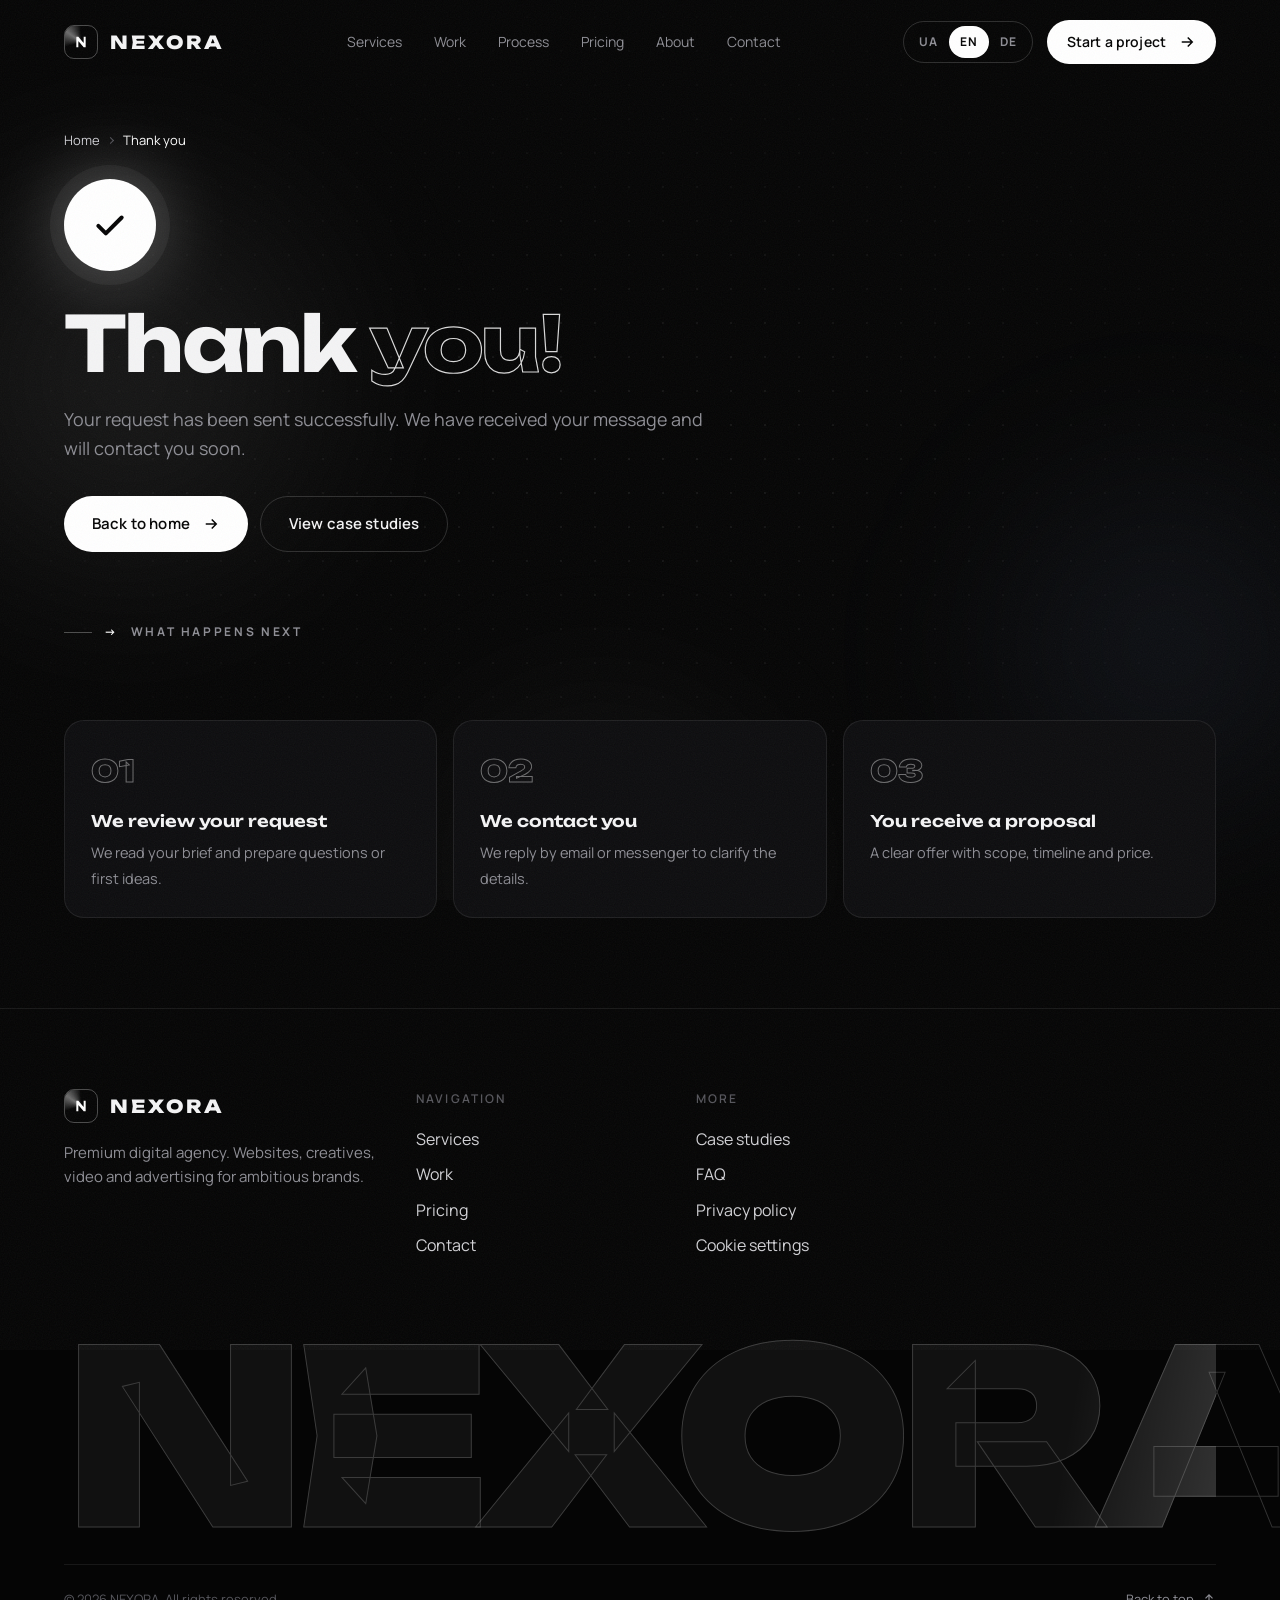
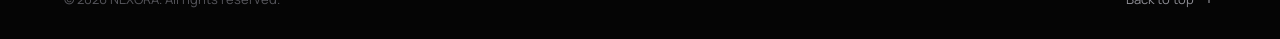
<file: thank-you.html>
<!DOCTYPE html>
<html lang="en" data-title-key="meta.title" data-desc-key="meta.desc">
<head>
<meta charset="UTF-8">
<meta name="viewport" content="width=device-width, initial-scale=1, viewport-fit=cover">
<title>Thank you — request received | NEXORA</title>
<meta name="description" content="Your request to NEXORA has been sent.">
<meta name="robots" content="noindex,follow">
<meta name="theme-color" content="#050505">
<meta property="og:type" content="website">
<meta property="og:site_name" content="NEXORA">
<meta property="og:url" content="https://YOUR-DOMAIN.com/thank-you.html">
<meta property="og:title" content="Thank you — request received | NEXORA">
<meta property="og:description" content="Your request to NEXORA has been sent.">
<meta property="og:image" content="https://YOUR-DOMAIN.com/og/og-home.jpg">
<meta property="og:image:width" content="1200">
<meta property="og:image:height" content="630">
<meta property="og:image:alt" content="Thank you — request received | NEXORA">
<meta property="og:locale" content="en_US">
<meta property="og:locale:alternate" content="uk_UA">
<meta property="og:locale:alternate" content="de_DE">
<meta name="twitter:card" content="summary_large_image">
<meta name="twitter:title" content="Thank you — request received | NEXORA">
<meta name="twitter:description" content="Your request to NEXORA has been sent.">
<meta name="twitter:image" content="https://YOUR-DOMAIN.com/og/og-home.jpg">
<link rel="icon" href="data:image/svg+xml,%3Csvg xmlns='http://www.w3.org/2000/svg' viewBox='0 0 64 64'%3E%3Crect width='64' height='64' rx='14' fill='%23050505'/%3E%3Cpath d='M18 46V18h6l16 18V18h6v28h-6L24 28v18z' fill='%23fff'/%3E%3C/svg%3E">
<link rel="preconnect" href="https://fonts.googleapis.com">
<link rel="preconnect" href="https://fonts.gstatic.com" crossorigin>
<link href="https://fonts.googleapis.com/css2?family=Manrope:wght@300;400;500;600;700&family=Unbounded:wght@400;500;700;800;900&display=swap" rel="stylesheet">
<link rel="stylesheet" href="assets/site.css">
<link rel="stylesheet" href="assets/pages.css">
<script src="assets/config.js"></script>
<script src="assets/consent.js" defer></script>
</head>
<body>
<a class="sr-only" href="#main">Skip to content</a>
<div class="bg-fx" aria-hidden="true"><i class="orb o1"></i><i class="orb o2"></i><i class="orb o3"></i><div class="bg-grid"></div></div>
<div class="progress"></div>
<header class="header" id="header">
  <div class="wrap nav">
    <a href="./" class="logo" aria-label="NEXORA"><span class="logo-mark"><svg viewBox="0 0 24 24" fill="#fff"><path d="M5 20V4h3l8 9.5V4h3v16h-3L8 10.5V20z"/></svg></span>NEXORA</a>
    <ul class="nav-links">
      <li><a href="./#services" data-i18n="nav.services">Services</a></li>
      <li><a href="./#work" data-i18n="nav.work">Work</a></li>
      <li><a href="./#process" data-i18n="nav.process">Process</a></li>
      <li><a href="./#pricing" data-i18n="nav.pricing">Pricing</a></li>
      <li><a href="./#about" data-i18n="nav.about">About</a></li>
      <li><a href="./#contact" data-i18n="nav.contact">Contact</a></li>
    </ul>
    <div class="nav-right">
      <div class="lang-switch" role="group" data-i18n-aria="lang.label" aria-label="Language"></div>
      <a href="./#contact" class="btn btn-primary btn-sm"><span data-i18n="nav.cta">Start a project</span><svg viewBox="0 0 24 24" fill="none" stroke="currentColor" stroke-width="2"><path d="M5 12h14M13 6l6 6-6 6"/></svg></a>
      <button class="burger" id="burger" aria-expanded="false" aria-controls="menu" data-i18n-aria="nav.menu" aria-label="Menu"><span></span><span></span></button>
    </div>
  </div>
</header>
<nav class="menu" id="menu" aria-hidden="true">
  <ol>
    <li><a href="./#services" data-i18n="nav.services">Services</a></li>
    <li><a href="./#work" data-i18n="nav.work">Work</a></li>
    <li><a href="./#process" data-i18n="nav.process">Process</a></li>
    <li><a href="./#pricing" data-i18n="nav.pricing">Pricing</a></li>
    <li><a href="./#about" data-i18n="nav.about">About</a></li>
    <li><a href="./#contact" data-i18n="nav.contact">Contact</a></li>
    <li><a href="case-studies/" data-i18n="footer.cases">Case studies</a></li>
  </ol>
  <div class="menu-foot">
    <div class="lang-switch" role="group" data-i18n-aria="lang.label" aria-label="Language"></div>
    <a href="./#contact" class="btn btn-primary btn-sm"><span data-i18n="nav.cta">Start a project</span><svg viewBox="0 0 24 24" fill="none" stroke="currentColor" stroke-width="2"><path d="M5 12h14M13 6l6 6-6 6"/></svg></a>
  </div>
</nav>
<main id="main" class="center-page">
  <div class="wrap">
    <nav class="bc" data-i18n-aria="bc.label" aria-label="Breadcrumb"><ol>
  <li><a href="./" data-i18n="bc.home">Home</a></li>
  <li><span aria-current="page" data-i18n="ty.bc">Thank you</span></li>
</ol></nav>
    <div class="done-ic"><svg viewBox="0 0 24 24" fill="none" stroke="currentColor" stroke-width="2.4" stroke-linecap="round" stroke-linejoin="round"><path d="M5 12.5l4.5 4.5L19 7.5"/></svg></div>
    <h1 class="page-h1" data-i18n-html="ty.h1">Thank <em>you!</em></h1>
    <p class="page-lead" data-i18n="ty.lead">Your request has been sent successfully. We have received your message and will contact you soon.</p>
    <p class="reply-badge" data-reply hidden style="margin-top:20px"></p>
    <div class="page-actions">
      <a href="./" class="btn btn-primary"><span data-i18n="ty.home">Back to home</span><svg viewBox="0 0 24 24" fill="none" stroke="currentColor" stroke-width="2"><path d="M5 12h14M13 6l6 6-6 6"/></svg></a>
      <a href="case-studies/" class="btn btn-ghost"><span data-i18n="ty.cases">View case studies</span></a>
    </div>
    <h2 class="label" style="margin-top:70px"><b>→</b><span data-i18n="ty.next">What happens next</span></h2>
    <ol class="next-steps">
      <li><b data-i18n="ty.s1t">We review your request</b><span data-i18n="ty.s1d">We read your brief and prepare questions or first ideas.</span></li>
      <li><b data-i18n="ty.s2t">We contact you</b><span data-i18n="ty.s2d">We reply by email or messenger to clarify the details.</span></li>
      <li><b data-i18n="ty.s3t">You receive a proposal</b><span data-i18n="ty.s3d">A clear offer with scope, timeline and price.</span></li>
    </ol>
    <div id="tyMsg" hidden style="margin-top:40px"><p data-i18n="ty.msgT" style="color:var(--muted);margin-bottom:14px">Something urgent? Message us directly:</p><div class="page-actions" id="tyLinks" style="margin-top:0"></div></div>
  </div>
</main>
<footer class="footer">
  <div class="wrap">
    <div class="foot-top">
      <div>
        <a href="./" class="logo"><span class="logo-mark"><svg viewBox="0 0 24 24" fill="#fff"><path d="M5 20V4h3l8 9.5V4h3v16h-3L8 10.5V20z"/></svg></span>NEXORA</a>
        <p data-i18n="footer.tag">Premium digital agency. Websites, creatives, video and advertising for ambitious brands.</p>
        <address class="foot-addr" id="footAddr" hidden></address>
      </div>
      <div>
        <h4 data-i18n="footer.nav">Navigation</h4>
        <ul>
          <li><a href="./#services" data-i18n="nav.services">Services</a></li>
          <li><a href="./#work" data-i18n="nav.work">Work</a></li>
          <li><a href="./#pricing" data-i18n="nav.pricing">Pricing</a></li>
          <li><a href="./#contact" data-i18n="nav.contact">Contact</a></li>
        </ul>
      </div>
      <div>
        <h4 data-i18n="footer.more">More</h4>
        <ul>
          <li><a href="case-studies/" data-i18n="footer.cases">Case studies</a></li>
          <li><a href="./#faq" data-i18n="nav.faq">FAQ</a></li>
          <li><a href="privacy.html" data-i18n="footer.privacy">Privacy policy</a></li>
          <li><button type="button" class="linklike" data-consent-open data-i18n="footer.cookies">Cookie settings</button></li>
        </ul>
      </div>
      <div>
        <h4 data-i18n="footer.social">Social</h4>
        <div class="socials" id="socials"></div>
      </div>
    </div>
    <div class="wordmark" aria-hidden="true">NEXORA</div>
    <div class="foot-bottom">
      <span>© <span id="year"></span> NEXORA. <span data-i18n="footer.rights">All rights reserved.</span></span>
      <a href="#top" class="to-top" onclick="scrollTo({top:0,behavior:'smooth'});return false"><span data-i18n="footer.top">Back to top</span><svg viewBox="0 0 24 24" fill="none" stroke="currentColor" stroke-width="2"><path d="M12 19V5M6 11l6-6 6 6"/></svg></a>
    </div>
  </div>
</footer>
<div class="mcta" id="mcta">
  <a href="./#contact" class="btn btn-primary"><span data-i18n="mcta.order">Order a project</span><svg viewBox="0 0 24 24" fill="none" stroke="currentColor" stroke-width="2"><path d="M5 12h14M13 6l6 6-6 6"/></svg></a>
  <a href="./#contact" class="btn btn-ghost" id="mctaMsg"><span data-i18n="mcta.msg">Message us</span></a>
</div>
<script>window.PAGE_I18N = {"uk":{"ty.meta.title":"Дякуємо — запит отримано | NEXORA","ty.meta.desc":"Ваш запит до NEXORA надіслано.","ty.bc":"Дякуємо","ty.h1":"Дякуємо<em>!</em>","ty.lead":"Ваш запит успішно надіслано. Ми отримали ваше повідомлення й незабаром зв’яжемося з вами.","ty.next":"Що далі","ty.s1t":"Ми опрацьовуємо запит","ty.s1d":"Читаємо бриф і готуємо запитання або перші ідеї.","ty.s2t":"Ми зв’язуємося з вами","ty.s2d":"Відповідаємо email або в месенджері, щоб уточнити деталі.","ty.s3t":"Ви отримуєте пропозицію","ty.s3d":"Чітка пропозиція з обсягом робіт, термінами та ціною.","ty.home":"На головну","ty.cases":"Переглянути кейси","ty.msgT":"Щось термінове? Напишіть нам напряму:","meta.title":"Дякуємо — запит отримано | NEXORA","meta.desc":"Ваш запит до NEXORA надіслано."},"en":{"ty.meta.title":"Thank you — request received | NEXORA","ty.meta.desc":"Your request to NEXORA has been sent.","ty.bc":"Thank you","ty.h1":"Thank <em>you!</em>","ty.lead":"Your request has been sent successfully. We have received your message and will contact you soon.","ty.next":"What happens next","ty.s1t":"We review your request","ty.s1d":"We read your brief and prepare questions or first ideas.","ty.s2t":"We contact you","ty.s2d":"We reply by email or messenger to clarify the details.","ty.s3t":"You receive a proposal","ty.s3d":"A clear offer with scope, timeline and price.","ty.home":"Back to home","ty.cases":"View case studies","ty.msgT":"Something urgent? Message us directly:","meta.title":"Thank you — request received | NEXORA","meta.desc":"Your request to NEXORA has been sent."},"de":{"ty.meta.title":"Vielen Dank — Anfrage erhalten | NEXORA","ty.meta.desc":"Ihre Anfrage an NEXORA wurde gesendet.","ty.bc":"Vielen Dank","ty.h1":"Vielen <em>Dank!</em>","ty.lead":"Ihre Anfrage wurde erfolgreich gesendet. Wir haben Ihre Nachricht erhalten und melden uns in Kürze.","ty.next":"Wie es weitergeht","ty.s1t":"Wir prüfen Ihre Anfrage","ty.s1d":"Wir lesen Ihr Briefing und bereiten Fragen oder erste Ideen vor.","ty.s2t":"Wir melden uns","ty.s2d":"Wir antworten per E-Mail oder Messenger, um Details zu klären.","ty.s3t":"Sie erhalten ein Angebot","ty.s3d":"Ein klares Angebot mit Umfang, Zeitplan und Preis.","ty.home":"Zur Startseite","ty.cases":"Case Studies ansehen","ty.msgT":"Etwas Dringendes? Schreiben Sie uns direkt:","meta.title":"Vielen Dank — Anfrage erhalten | NEXORA","meta.desc":"Ihre Anfrage an NEXORA wurde gesendet."}};</script>
<script>
window.PAGE_RENDER = function(t, lang, CFG, esc){
  var l = [];
  if (CFG.telegram) l.push('<a class="btn btn-ghost btn-sm" target="_blank" rel="noopener" href="https://t.me/' + esc(CFG.telegram) + '">Telegram</a>');
  if (CFG.whatsapp) l.push('<a class="btn btn-ghost btn-sm" target="_blank" rel="noopener" href="https://wa.me/' + esc(CFG.whatsapp) + '">WhatsApp</a>');
  if (CFG.phone) l.push('<a class="btn btn-ghost btn-sm" href="tel:' + esc(CFG.phone.replace(/[^+\d]/g, '')) + '">' + esc(CFG.phone) + '</a>');
  if (CFG.email) l.push('<a class="btn btn-ghost btn-sm" href="mailto:' + esc(CFG.email) + '">' + esc(CFG.email) + '</a>');
  document.getElementById('tyLinks').innerHTML = l.join(''); document.getElementById('tyMsg').hidden = !l.length;
};
// GA4 conversion: sent once, only after a real form submission and only with analytics consent
document.addEventListener('DOMContentLoaded', function(){
  var lead = null; try { lead = JSON.parse(sessionStorage.getItem('nexora-lead')); sessionStorage.removeItem('nexora-lead'); } catch(e) {}
  if (lead && window.NexoraConsent) NexoraConsent.on(function(s){ if (s.analytics && !lead.sent) { lead.sent = 1; setTimeout(function(){ NexoraConsent.track('generate_lead', { form:'contact', service:lead.service }); }, 600); } });
});
</script>
<script src="assets/pages.js"></script>
</body>
</html>
</file>
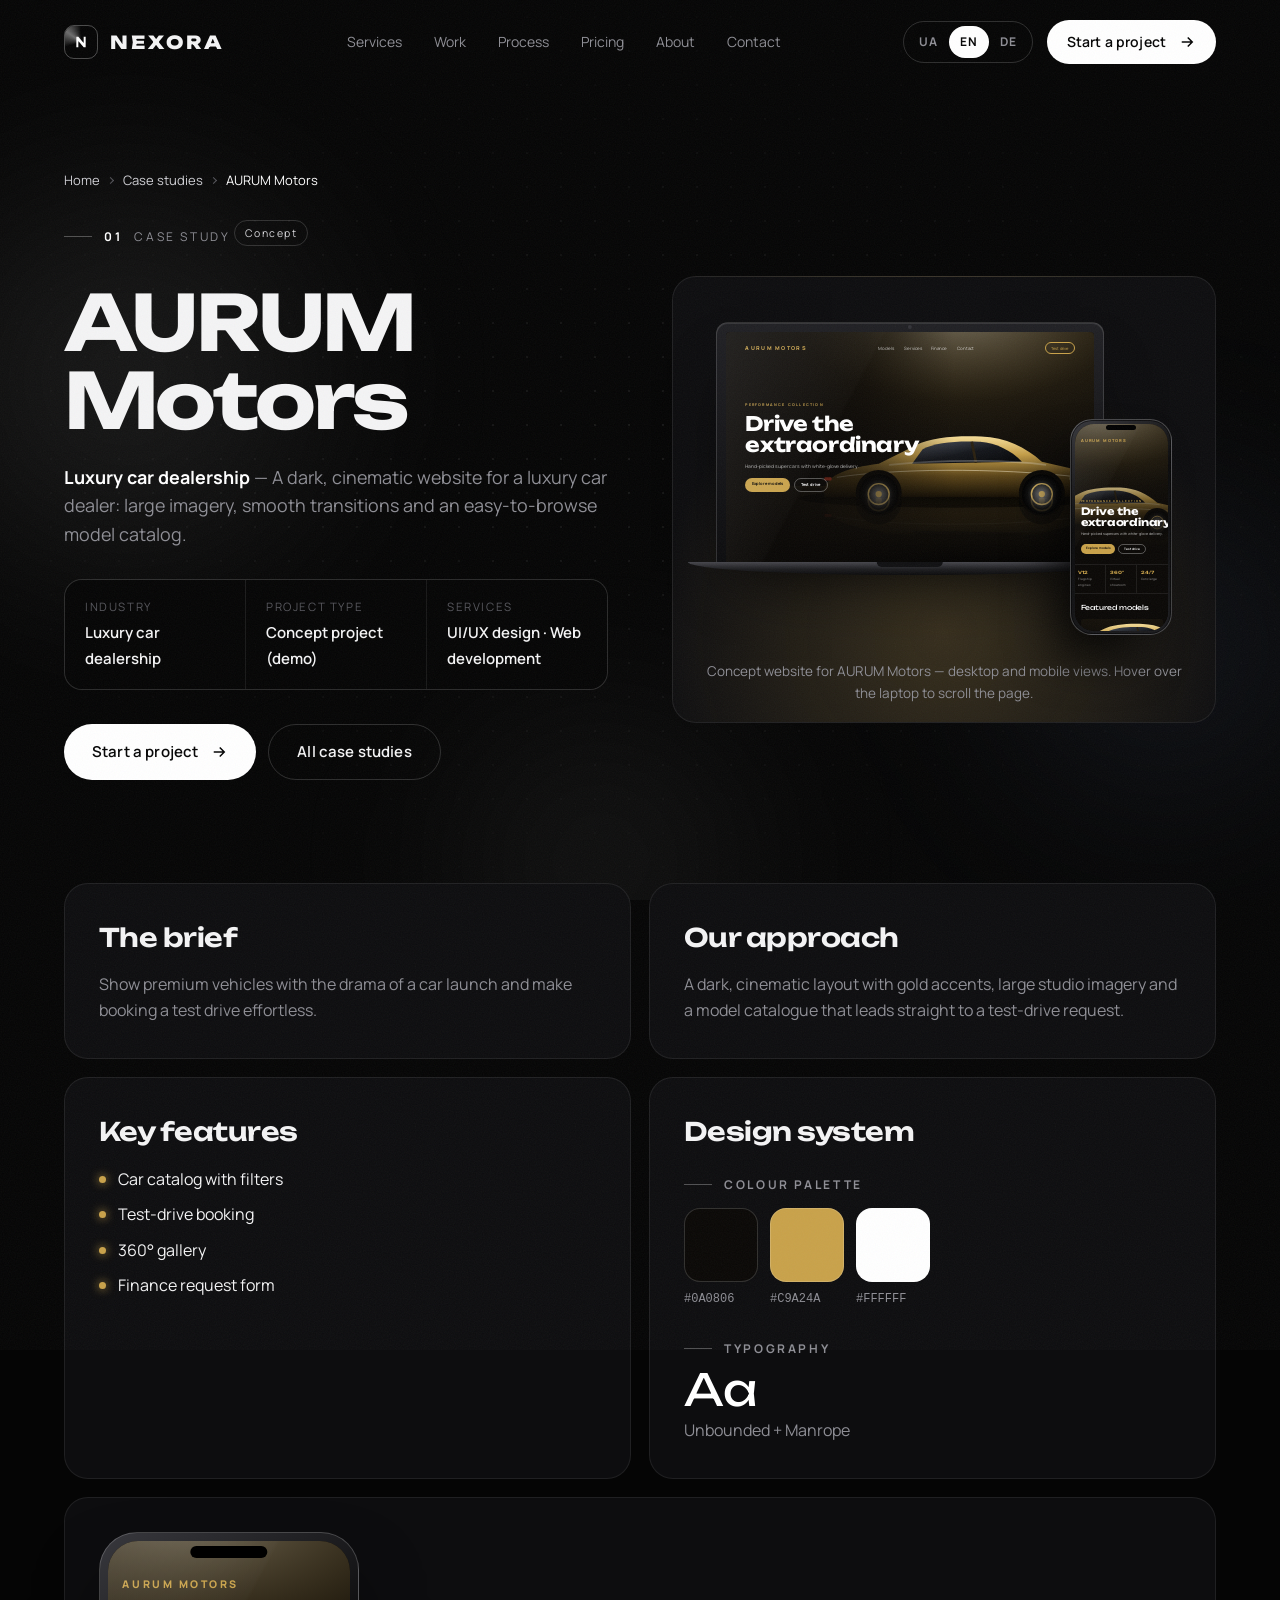
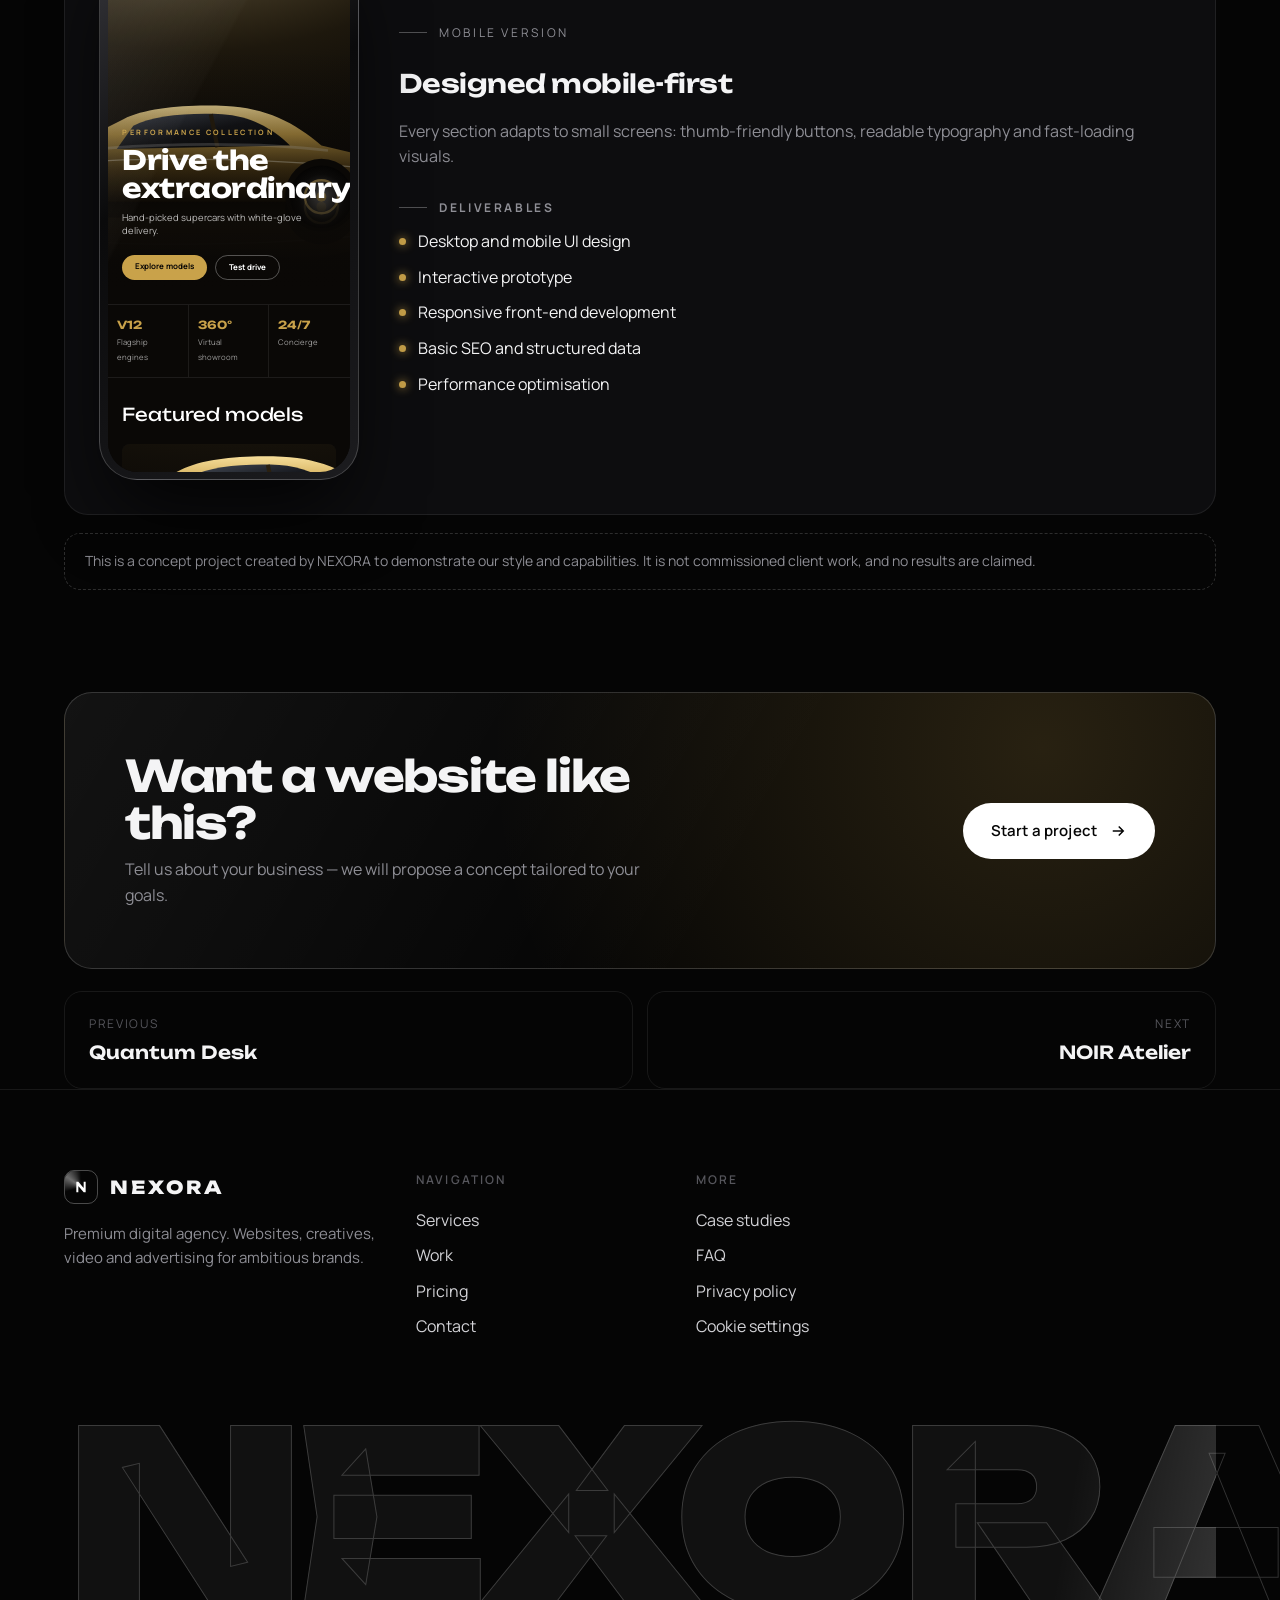
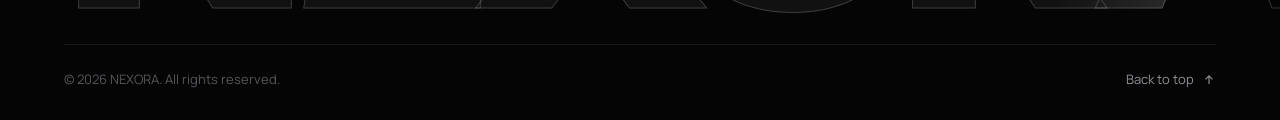
<file: case-studies/aurum-motors.html>
<!DOCTYPE html>
<html lang="en" data-title-key="meta.title" data-desc-key="meta.desc">
<head>
<meta charset="UTF-8">
<meta name="viewport" content="width=device-width, initial-scale=1, viewport-fit=cover">
<title>AURUM Motors — Luxury car dealership website concept | NEXORA</title>
<meta name="description" content="A dark, cinematic website for a luxury car dealer: large imagery, smooth transitions and an easy-to-browse model catalog.">
<meta name="robots" content="index,follow,max-image-preview:large">
<meta name="theme-color" content="#050505">
<link rel="canonical" href="https://YOUR-DOMAIN.com/case-studies/aurum-motors.html">
<link rel="alternate" hreflang="uk" href="https://YOUR-DOMAIN.com/case-studies/aurum-motors.html?lang=uk">
<link rel="alternate" hreflang="en" href="https://YOUR-DOMAIN.com/case-studies/aurum-motors.html?lang=en">
<link rel="alternate" hreflang="de" href="https://YOUR-DOMAIN.com/case-studies/aurum-motors.html?lang=de">
<link rel="alternate" hreflang="x-default" href="https://YOUR-DOMAIN.com/case-studies/aurum-motors.html">
<meta property="og:type" content="website">
<meta property="og:site_name" content="NEXORA">
<meta property="og:url" content="https://YOUR-DOMAIN.com/case-studies/aurum-motors.html">
<meta property="og:title" content="AURUM Motors — Luxury car dealership website concept | NEXORA">
<meta property="og:description" content="A dark, cinematic website for a luxury car dealer: large imagery, smooth transitions and an easy-to-browse model catalog.">
<meta property="og:image" content="https://YOUR-DOMAIN.com/og/case-aurum-motors.jpg">
<meta property="og:image:width" content="1200">
<meta property="og:image:height" content="630">
<meta property="og:image:alt" content="Concept website for AURUM Motors shown on a laptop and a phone">
<meta property="og:locale" content="en_US">
<meta property="og:locale:alternate" content="uk_UA">
<meta property="og:locale:alternate" content="de_DE">
<meta name="twitter:card" content="summary_large_image">
<meta name="twitter:title" content="AURUM Motors — Luxury car dealership website concept | NEXORA">
<meta name="twitter:description" content="A dark, cinematic website for a luxury car dealer: large imagery, smooth transitions and an easy-to-browse model catalog.">
<meta name="twitter:image" content="https://YOUR-DOMAIN.com/og/case-aurum-motors.jpg">
<link rel="icon" href="data:image/svg+xml,%3Csvg xmlns='http://www.w3.org/2000/svg' viewBox='0 0 64 64'%3E%3Crect width='64' height='64' rx='14' fill='%23050505'/%3E%3Cpath d='M18 46V18h6l16 18V18h6v28h-6L24 28v18z' fill='%23fff'/%3E%3C/svg%3E">
<link rel="preconnect" href="https://fonts.googleapis.com">
<link rel="preconnect" href="https://fonts.gstatic.com" crossorigin>
<link href="https://fonts.googleapis.com/css2?family=Manrope:wght@300;400;500;600;700&family=Unbounded:wght@400;500;700;800;900&display=swap" rel="stylesheet">
<link rel="stylesheet" href="../assets/site.css">
<link rel="stylesheet" href="../assets/mockups.css">
<link rel="stylesheet" href="../assets/pages.css">
<script src="../assets/config.js"></script>
<script src="../assets/consent.js" defer></script>
<script type="application/ld+json">
{
 "@context": "https://schema.org",
 "@graph": [
  {
   "@type": "BreadcrumbList",
   "itemListElement": [
    {
     "@type": "ListItem",
     "position": 1,
     "name": "Home",
     "item": "https://YOUR-DOMAIN.com/"
    },
    {
     "@type": "ListItem",
     "position": 2,
     "name": "Case studies",
     "item": "https://YOUR-DOMAIN.com/case-studies/"
    },
    {
     "@type": "ListItem",
     "position": 3,
     "name": "AURUM Motors",
     "item": "https://YOUR-DOMAIN.com/case-studies/aurum-motors.html"
    }
   ]
  },
  {
   "@type": "CreativeWork",
   "@id": "https://YOUR-DOMAIN.com/case-studies/aurum-motors.html",
   "name": "AURUM Motors — website concept",
   "headline": "AURUM Motors — Luxury car dealership website concept | NEXORA",
   "description": "A dark, cinematic website for a luxury car dealer: large imagery, smooth transitions and an easy-to-browse model catalog.",
   "genre": "Website design concept",
   "url": "https://YOUR-DOMAIN.com/case-studies/aurum-motors.html",
   "image": "https://YOUR-DOMAIN.com/og/case-aurum-motors.jpg",
   "inLanguage": [
    "uk",
    "en",
    "de"
   ],
   "creator": {
    "@id": "https://YOUR-DOMAIN.com/#org"
   },
   "isPartOf": {
    "@id": "https://YOUR-DOMAIN.com/case-studies/"
   }
  }
 ]
}
</script>
</head>
<body>
<a class="sr-only" href="#main">Skip to content</a>
<div class="bg-fx" aria-hidden="true"><i class="orb o1"></i><i class="orb o2"></i><i class="orb o3"></i><div class="bg-grid"></div></div>
<div class="progress"></div>
<header class="header" id="header">
  <div class="wrap nav">
    <a href="../" class="logo" aria-label="NEXORA"><span class="logo-mark"><svg viewBox="0 0 24 24" fill="#fff"><path d="M5 20V4h3l8 9.5V4h3v16h-3L8 10.5V20z"/></svg></span>NEXORA</a>
    <ul class="nav-links">
      <li><a href="../#services" data-i18n="nav.services">Services</a></li>
      <li><a href="../#work" data-i18n="nav.work">Work</a></li>
      <li><a href="../#process" data-i18n="nav.process">Process</a></li>
      <li><a href="../#pricing" data-i18n="nav.pricing">Pricing</a></li>
      <li><a href="../#about" data-i18n="nav.about">About</a></li>
      <li><a href="../#contact" data-i18n="nav.contact">Contact</a></li>
    </ul>
    <div class="nav-right">
      <div class="lang-switch" role="group" data-i18n-aria="lang.label" aria-label="Language"></div>
      <a href="../#contact" class="btn btn-primary btn-sm"><span data-i18n="nav.cta">Start a project</span><svg viewBox="0 0 24 24" fill="none" stroke="currentColor" stroke-width="2"><path d="M5 12h14M13 6l6 6-6 6"/></svg></a>
      <button class="burger" id="burger" aria-expanded="false" aria-controls="menu" data-i18n-aria="nav.menu" aria-label="Menu"><span></span><span></span></button>
    </div>
  </div>
</header>
<nav class="menu" id="menu" aria-hidden="true">
  <ol>
    <li><a href="../#services" data-i18n="nav.services">Services</a></li>
    <li><a href="../#work" data-i18n="nav.work">Work</a></li>
    <li><a href="../#process" data-i18n="nav.process">Process</a></li>
    <li><a href="../#pricing" data-i18n="nav.pricing">Pricing</a></li>
    <li><a href="../#about" data-i18n="nav.about">About</a></li>
    <li><a href="../#contact" data-i18n="nav.contact">Contact</a></li>
    <li><a href="../case-studies/" data-i18n="footer.cases">Case studies</a></li>
  </ol>
  <div class="menu-foot">
    <div class="lang-switch" role="group" data-i18n-aria="lang.label" aria-label="Language"></div>
    <a href="../#contact" class="btn btn-primary btn-sm"><span data-i18n="nav.cta">Start a project</span><svg viewBox="0 0 24 24" fill="none" stroke="currentColor" stroke-width="2"><path d="M5 12h14M13 6l6 6-6 6"/></svg></a>
  </div>
</nav>
<main id="main" class="page" style="--a:#c9a24a">
  <section class="wrap">
    <nav class="bc" data-i18n-aria="bc.label" aria-label="Breadcrumb"><ol>
  <li><a href="../" data-i18n="bc.home">Home</a></li>
  <li><a href="./" data-i18n="bc.cases">Case studies</a></li>
  <li><span aria-current="page">AURUM Motors</span></li>
</ol></nav>
    <div class="case-hero">
      <div>
        <div class="label"><b>01</b><span data-i18n="cs.label">Case study</span></div>
        <span class="badge" data-i18n="work.badge">Concept</span>
        <h1 class="page-h1" style="margin-top:16px">AURUM Motors</h1>
        <p class="page-lead"><b data-i18n="p.cat" style="color:#fff">Luxury car dealership</b> — <span data-i18n="p.desc">A dark, cinematic website for a luxury car dealer: large imagery, smooth transitions and an easy-to-browse model catalog.</span></p>
        <div class="facts">
          <div><small data-i18n="cs.industry">Industry</small><b data-i18n="p.cat">Luxury car dealership</b></div>
          <div><small data-i18n="cs.kind">Project type</small><b data-i18n="cs.kindVal">Concept project (demo)</b></div>
          <div><small data-i18n="cs.services">Services</small><b data-i18n="cs.servicesVal">UI/UX design · Web development</b></div>
        </div>
        <div class="page-actions"><a href="../#contact" class="btn btn-primary"><span data-i18n="cs.ctaBtn">Start a project</span><svg viewBox="0 0 24 24" fill="none" stroke="currentColor" stroke-width="2"><path d="M5 12h14M13 6l6 6-6 6"/></svg></a><a href="./" class="btn btn-ghost"><span data-i18n="cs.all">All case studies</span></a></div>
      </div>
      <figure class="case-fig">
        <div role="img" data-i18n-aria="p.alt" aria-label="Concept website for AURUM Motors shown on a laptop and a phone"><div class="stage" aria-hidden="true" style="--a:#c9a24a;--mbg:#0a0806">
    <div class="laptop"><div class="lid"><div class="screen"><div class="site" style="--fh:'Unbounded',sans-serif">
    <div class="s-nav"><span class="s-logo">AURUM MOTORS</span><span class="s-links"><i>Models</i><i>Services</i><i>Finance</i><i>Contact</i></span><span class="s-cta">Test drive</span></div>
    <div class="s-hero"><svg class="scene" viewBox="0 0 400 220" preserveAspectRatio="xMidYMid slice" aria-hidden="true"><defs>
  <radialGradient id="s60_a" cx="62%" cy="-10%" r="90%"><stop offset="0" stop-color="#fff1cf" stop-opacity=".45"/><stop offset=".45" stop-color="#c9a24a" stop-opacity=".1"/><stop offset="1" stop-color="#000" stop-opacity="0"/></radialGradient>
  <linearGradient id="s60_b" x1="0" y1="0" x2="0" y2="1"><stop offset="0" stop-color="#1b160d"/><stop offset="1" stop-color="#040302"/></linearGradient>
  <linearGradient id="s60_c" x1="0" y1="0" x2="0" y2="1"><stop offset="0" stop-color="#f6dd99"/><stop offset=".3" stop-color="#c9a24a"/><stop offset=".65" stop-color="#5b4418"/><stop offset="1" stop-color="#140e04"/></linearGradient>
  <linearGradient id="s60_d" x1="0" y1="0" x2="1" y2="1"><stop offset="0" stop-color="#4a505c"/><stop offset=".5" stop-color="#14161b"/><stop offset="1" stop-color="#050607"/></linearGradient>
  <radialGradient id="s60_e"><stop offset="0" stop-color="#8a8a8a"/><stop offset=".5" stop-color="#2b2b2b"/><stop offset=".72" stop-color="#0c0c0c"/><stop offset="1" stop-color="#000"/></radialGradient>
  <linearGradient id="s60_f" x1="0" y1="0" x2="0" y2="1"><stop offset="0" stop-color="#fff" stop-opacity=".55"/><stop offset=".6" stop-color="#fff" stop-opacity="0"/></linearGradient>
  <mask id="s60_m"><rect x="0" y="158" width="400" height="62" fill="url(#s60_f)"/></mask></defs>
  <rect width="400" height="220" fill="#0a0806"/><rect y="148" width="400" height="72" fill="url(#s60_b)"/><rect width="400" height="220" fill="url(#s60_a)"/>
  <path d="M0 148H400" stroke="#c9a24a" stroke-opacity=".18"/><ellipse cx="244" cy="159" rx="150" ry="9" fill="#000" opacity=".8"/>
  <g id="s60_g" transform="translate(30 0)">
   <path d="M88 150C92 136 110 130 140 126L176 108C190 101 214 99 238 100C262 101 280 110 296 124L322 130C334 133 340 140 340 150V158H88Z" fill="url(#s60_c)"/>
   <path d="M182 112C194 106 214 104 236 105C252 106 266 113 277 124L172 126Z" fill="url(#s60_d)"/><path d="M229 105L233 125" stroke="#2a2010" stroke-width="2.5"/>
   <path d="M100 139C150 131 250 129 334 139" stroke="#fff6dc" stroke-opacity=".55" stroke-width=".8" fill="none"/><path d="M150 127C200 122 260 122 300 127" stroke="#fff" stroke-opacity=".25" stroke-width="1.6" fill="none"/>
   <path d="M326 136l12 3v4l-13-2z" fill="#fffbe8"/><ellipse cx="336" cy="140" rx="14" ry="5" fill="#fff6d0" opacity=".25"/><rect x="88" y="139" width="7" height="3" rx="1" fill="#ff4a2e"/>
   <circle cx="140" cy="154" r="22" fill="#0a0805"/><circle cx="296" cy="154" r="22" fill="#0a0805"/>
   <circle cx="140" cy="155" r="19" fill="url(#s60_e)"/><circle cx="140" cy="155" r="10" fill="none" stroke="#d8b665" stroke-width="1.4"/><circle cx="140" cy="155" r="3" fill="#d8b665"/>
   <circle cx="296" cy="155" r="19" fill="url(#s60_e)"/><circle cx="296" cy="155" r="10" fill="none" stroke="#d8b665" stroke-width="1.4"/><circle cx="296" cy="155" r="3" fill="#d8b665"/>
  </g><g mask="url(#s60_m)" opacity=".5"><use href="#s60_g" transform="translate(0 316) scale(1 -1)"/></g></svg><div class="s-copy"><div class="s-kick">PERFORMANCE COLLECTION</div><div class="s-h">Drive the<br>extraordinary</div><div class="s-p">Hand-picked supercars with white-glove delivery.</div>
      <div class="s-btns"><span class="s-btn">Explore models</span><span class="s-btn o">Test drive</span></div></div></div>
    <div class="s-feats"><div><b>V12</b><span>Flagship engines</span></div><div><b>360°</b><span>Virtual showroom</span></div><div><b>24/7</b><span>Concierge</span></div></div>
    <div class="s-sec"><div class="s-title">Featured models</div><div class="s-cards"><div class="s-card"><div class="ph"><svg class="" viewBox="170 92 130 98" preserveAspectRatio="xMidYMid slice" aria-hidden="true"><defs>
  <radialGradient id="s61_a" cx="62%" cy="-10%" r="90%"><stop offset="0" stop-color="#fff1cf" stop-opacity=".45"/><stop offset=".45" stop-color="#c9a24a" stop-opacity=".1"/><stop offset="1" stop-color="#000" stop-opacity="0"/></radialGradient>
  <linearGradient id="s61_b" x1="0" y1="0" x2="0" y2="1"><stop offset="0" stop-color="#1b160d"/><stop offset="1" stop-color="#040302"/></linearGradient>
  <linearGradient id="s61_c" x1="0" y1="0" x2="0" y2="1"><stop offset="0" stop-color="#f6dd99"/><stop offset=".3" stop-color="#c9a24a"/><stop offset=".65" stop-color="#5b4418"/><stop offset="1" stop-color="#140e04"/></linearGradient>
  <linearGradient id="s61_d" x1="0" y1="0" x2="1" y2="1"><stop offset="0" stop-color="#4a505c"/><stop offset=".5" stop-color="#14161b"/><stop offset="1" stop-color="#050607"/></linearGradient>
  <radialGradient id="s61_e"><stop offset="0" stop-color="#8a8a8a"/><stop offset=".5" stop-color="#2b2b2b"/><stop offset=".72" stop-color="#0c0c0c"/><stop offset="1" stop-color="#000"/></radialGradient>
  <linearGradient id="s61_f" x1="0" y1="0" x2="0" y2="1"><stop offset="0" stop-color="#fff" stop-opacity=".55"/><stop offset=".6" stop-color="#fff" stop-opacity="0"/></linearGradient>
  <mask id="s61_m"><rect x="0" y="158" width="400" height="62" fill="url(#s61_f)"/></mask></defs>
  <rect width="400" height="220" fill="#0a0806"/><rect y="148" width="400" height="72" fill="url(#s61_b)"/><rect width="400" height="220" fill="url(#s61_a)"/>
  <path d="M0 148H400" stroke="#c9a24a" stroke-opacity=".18"/><ellipse cx="244" cy="159" rx="150" ry="9" fill="#000" opacity=".8"/>
  <g id="s61_g" transform="translate(30 0)">
   <path d="M88 150C92 136 110 130 140 126L176 108C190 101 214 99 238 100C262 101 280 110 296 124L322 130C334 133 340 140 340 150V158H88Z" fill="url(#s61_c)"/>
   <path d="M182 112C194 106 214 104 236 105C252 106 266 113 277 124L172 126Z" fill="url(#s61_d)"/><path d="M229 105L233 125" stroke="#2a2010" stroke-width="2.5"/>
   <path d="M100 139C150 131 250 129 334 139" stroke="#fff6dc" stroke-opacity=".55" stroke-width=".8" fill="none"/><path d="M150 127C200 122 260 122 300 127" stroke="#fff" stroke-opacity=".25" stroke-width="1.6" fill="none"/>
   <path d="M326 136l12 3v4l-13-2z" fill="#fffbe8"/><ellipse cx="336" cy="140" rx="14" ry="5" fill="#fff6d0" opacity=".25"/><rect x="88" y="139" width="7" height="3" rx="1" fill="#ff4a2e"/>
   <circle cx="140" cy="154" r="22" fill="#0a0805"/><circle cx="296" cy="154" r="22" fill="#0a0805"/>
   <circle cx="140" cy="155" r="19" fill="url(#s61_e)"/><circle cx="140" cy="155" r="10" fill="none" stroke="#d8b665" stroke-width="1.4"/><circle cx="140" cy="155" r="3" fill="#d8b665"/>
   <circle cx="296" cy="155" r="19" fill="url(#s61_e)"/><circle cx="296" cy="155" r="10" fill="none" stroke="#d8b665" stroke-width="1.4"/><circle cx="296" cy="155" r="3" fill="#d8b665"/>
  </g><g mask="url(#s61_m)" opacity=".5"><use href="#s61_g" transform="translate(0 316) scale(1 -1)"/></g></svg></div><b>Aurum GT</b><span>from €189 000</span></div><div class="s-card"><div class="ph"><svg class="" viewBox="90 100 120 90" preserveAspectRatio="xMidYMid slice" aria-hidden="true"><defs>
  <radialGradient id="s62_a" cx="62%" cy="-10%" r="90%"><stop offset="0" stop-color="#fff1cf" stop-opacity=".45"/><stop offset=".45" stop-color="#c9a24a" stop-opacity=".1"/><stop offset="1" stop-color="#000" stop-opacity="0"/></radialGradient>
  <linearGradient id="s62_b" x1="0" y1="0" x2="0" y2="1"><stop offset="0" stop-color="#1b160d"/><stop offset="1" stop-color="#040302"/></linearGradient>
  <linearGradient id="s62_c" x1="0" y1="0" x2="0" y2="1"><stop offset="0" stop-color="#f6dd99"/><stop offset=".3" stop-color="#c9a24a"/><stop offset=".65" stop-color="#5b4418"/><stop offset="1" stop-color="#140e04"/></linearGradient>
  <linearGradient id="s62_d" x1="0" y1="0" x2="1" y2="1"><stop offset="0" stop-color="#4a505c"/><stop offset=".5" stop-color="#14161b"/><stop offset="1" stop-color="#050607"/></linearGradient>
  <radialGradient id="s62_e"><stop offset="0" stop-color="#8a8a8a"/><stop offset=".5" stop-color="#2b2b2b"/><stop offset=".72" stop-color="#0c0c0c"/><stop offset="1" stop-color="#000"/></radialGradient>
  <linearGradient id="s62_f" x1="0" y1="0" x2="0" y2="1"><stop offset="0" stop-color="#fff" stop-opacity=".55"/><stop offset=".6" stop-color="#fff" stop-opacity="0"/></linearGradient>
  <mask id="s62_m"><rect x="0" y="158" width="400" height="62" fill="url(#s62_f)"/></mask></defs>
  <rect width="400" height="220" fill="#0a0806"/><rect y="148" width="400" height="72" fill="url(#s62_b)"/><rect width="400" height="220" fill="url(#s62_a)"/>
  <path d="M0 148H400" stroke="#c9a24a" stroke-opacity=".18"/><ellipse cx="244" cy="159" rx="150" ry="9" fill="#000" opacity=".8"/>
  <g id="s62_g" transform="translate(30 0)">
   <path d="M88 150C92 136 110 130 140 126L176 108C190 101 214 99 238 100C262 101 280 110 296 124L322 130C334 133 340 140 340 150V158H88Z" fill="url(#s62_c)"/>
   <path d="M182 112C194 106 214 104 236 105C252 106 266 113 277 124L172 126Z" fill="url(#s62_d)"/><path d="M229 105L233 125" stroke="#2a2010" stroke-width="2.5"/>
   <path d="M100 139C150 131 250 129 334 139" stroke="#fff6dc" stroke-opacity=".55" stroke-width=".8" fill="none"/><path d="M150 127C200 122 260 122 300 127" stroke="#fff" stroke-opacity=".25" stroke-width="1.6" fill="none"/>
   <path d="M326 136l12 3v4l-13-2z" fill="#fffbe8"/><ellipse cx="336" cy="140" rx="14" ry="5" fill="#fff6d0" opacity=".25"/><rect x="88" y="139" width="7" height="3" rx="1" fill="#ff4a2e"/>
   <circle cx="140" cy="154" r="22" fill="#0a0805"/><circle cx="296" cy="154" r="22" fill="#0a0805"/>
   <circle cx="140" cy="155" r="19" fill="url(#s62_e)"/><circle cx="140" cy="155" r="10" fill="none" stroke="#d8b665" stroke-width="1.4"/><circle cx="140" cy="155" r="3" fill="#d8b665"/>
   <circle cx="296" cy="155" r="19" fill="url(#s62_e)"/><circle cx="296" cy="155" r="10" fill="none" stroke="#d8b665" stroke-width="1.4"/><circle cx="296" cy="155" r="3" fill="#d8b665"/>
  </g><g mask="url(#s62_m)" opacity=".5"><use href="#s62_g" transform="translate(0 316) scale(1 -1)"/></g></svg></div><b>Aurum Spyder</b><span>from €214 000</span></div><div class="s-card"><div class="ph"><svg class="" viewBox="260 104 120 90" preserveAspectRatio="xMidYMid slice" aria-hidden="true"><defs>
  <radialGradient id="s63_a" cx="62%" cy="-10%" r="90%"><stop offset="0" stop-color="#fff1cf" stop-opacity=".45"/><stop offset=".45" stop-color="#c9a24a" stop-opacity=".1"/><stop offset="1" stop-color="#000" stop-opacity="0"/></radialGradient>
  <linearGradient id="s63_b" x1="0" y1="0" x2="0" y2="1"><stop offset="0" stop-color="#1b160d"/><stop offset="1" stop-color="#040302"/></linearGradient>
  <linearGradient id="s63_c" x1="0" y1="0" x2="0" y2="1"><stop offset="0" stop-color="#f6dd99"/><stop offset=".3" stop-color="#c9a24a"/><stop offset=".65" stop-color="#5b4418"/><stop offset="1" stop-color="#140e04"/></linearGradient>
  <linearGradient id="s63_d" x1="0" y1="0" x2="1" y2="1"><stop offset="0" stop-color="#4a505c"/><stop offset=".5" stop-color="#14161b"/><stop offset="1" stop-color="#050607"/></linearGradient>
  <radialGradient id="s63_e"><stop offset="0" stop-color="#8a8a8a"/><stop offset=".5" stop-color="#2b2b2b"/><stop offset=".72" stop-color="#0c0c0c"/><stop offset="1" stop-color="#000"/></radialGradient>
  <linearGradient id="s63_f" x1="0" y1="0" x2="0" y2="1"><stop offset="0" stop-color="#fff" stop-opacity=".55"/><stop offset=".6" stop-color="#fff" stop-opacity="0"/></linearGradient>
  <mask id="s63_m"><rect x="0" y="158" width="400" height="62" fill="url(#s63_f)"/></mask></defs>
  <rect width="400" height="220" fill="#0a0806"/><rect y="148" width="400" height="72" fill="url(#s63_b)"/><rect width="400" height="220" fill="url(#s63_a)"/>
  <path d="M0 148H400" stroke="#c9a24a" stroke-opacity=".18"/><ellipse cx="244" cy="159" rx="150" ry="9" fill="#000" opacity=".8"/>
  <g id="s63_g" transform="translate(30 0)">
   <path d="M88 150C92 136 110 130 140 126L176 108C190 101 214 99 238 100C262 101 280 110 296 124L322 130C334 133 340 140 340 150V158H88Z" fill="url(#s63_c)"/>
   <path d="M182 112C194 106 214 104 236 105C252 106 266 113 277 124L172 126Z" fill="url(#s63_d)"/><path d="M229 105L233 125" stroke="#2a2010" stroke-width="2.5"/>
   <path d="M100 139C150 131 250 129 334 139" stroke="#fff6dc" stroke-opacity=".55" stroke-width=".8" fill="none"/><path d="M150 127C200 122 260 122 300 127" stroke="#fff" stroke-opacity=".25" stroke-width="1.6" fill="none"/>
   <path d="M326 136l12 3v4l-13-2z" fill="#fffbe8"/><ellipse cx="336" cy="140" rx="14" ry="5" fill="#fff6d0" opacity=".25"/><rect x="88" y="139" width="7" height="3" rx="1" fill="#ff4a2e"/>
   <circle cx="140" cy="154" r="22" fill="#0a0805"/><circle cx="296" cy="154" r="22" fill="#0a0805"/>
   <circle cx="140" cy="155" r="19" fill="url(#s63_e)"/><circle cx="140" cy="155" r="10" fill="none" stroke="#d8b665" stroke-width="1.4"/><circle cx="140" cy="155" r="3" fill="#d8b665"/>
   <circle cx="296" cy="155" r="19" fill="url(#s63_e)"/><circle cx="296" cy="155" r="10" fill="none" stroke="#d8b665" stroke-width="1.4"/><circle cx="296" cy="155" r="3" fill="#d8b665"/>
  </g><g mask="url(#s63_m)" opacity=".5"><use href="#s63_g" transform="translate(0 316) scale(1 -1)"/></g></svg></div><b>Aurum S</b><span>from €156 000</span></div></div></div>
    <div class="s-band"><svg class="scene" viewBox="0 70 400 90" preserveAspectRatio="xMidYMid slice" aria-hidden="true"><defs>
  <radialGradient id="s64_a" cx="62%" cy="-10%" r="90%"><stop offset="0" stop-color="#fff1cf" stop-opacity=".45"/><stop offset=".45" stop-color="#c9a24a" stop-opacity=".1"/><stop offset="1" stop-color="#000" stop-opacity="0"/></radialGradient>
  <linearGradient id="s64_b" x1="0" y1="0" x2="0" y2="1"><stop offset="0" stop-color="#1b160d"/><stop offset="1" stop-color="#040302"/></linearGradient>
  <linearGradient id="s64_c" x1="0" y1="0" x2="0" y2="1"><stop offset="0" stop-color="#f6dd99"/><stop offset=".3" stop-color="#c9a24a"/><stop offset=".65" stop-color="#5b4418"/><stop offset="1" stop-color="#140e04"/></linearGradient>
  <linearGradient id="s64_d" x1="0" y1="0" x2="1" y2="1"><stop offset="0" stop-color="#4a505c"/><stop offset=".5" stop-color="#14161b"/><stop offset="1" stop-color="#050607"/></linearGradient>
  <radialGradient id="s64_e"><stop offset="0" stop-color="#8a8a8a"/><stop offset=".5" stop-color="#2b2b2b"/><stop offset=".72" stop-color="#0c0c0c"/><stop offset="1" stop-color="#000"/></radialGradient>
  <linearGradient id="s64_f" x1="0" y1="0" x2="0" y2="1"><stop offset="0" stop-color="#fff" stop-opacity=".55"/><stop offset=".6" stop-color="#fff" stop-opacity="0"/></linearGradient>
  <mask id="s64_m"><rect x="0" y="158" width="400" height="62" fill="url(#s64_f)"/></mask></defs>
  <rect width="400" height="220" fill="#0a0806"/><rect y="148" width="400" height="72" fill="url(#s64_b)"/><rect width="400" height="220" fill="url(#s64_a)"/>
  <path d="M0 148H400" stroke="#c9a24a" stroke-opacity=".18"/><ellipse cx="244" cy="159" rx="150" ry="9" fill="#000" opacity=".8"/>
  <g id="s64_g" transform="translate(30 0)">
   <path d="M88 150C92 136 110 130 140 126L176 108C190 101 214 99 238 100C262 101 280 110 296 124L322 130C334 133 340 140 340 150V158H88Z" fill="url(#s64_c)"/>
   <path d="M182 112C194 106 214 104 236 105C252 106 266 113 277 124L172 126Z" fill="url(#s64_d)"/><path d="M229 105L233 125" stroke="#2a2010" stroke-width="2.5"/>
   <path d="M100 139C150 131 250 129 334 139" stroke="#fff6dc" stroke-opacity=".55" stroke-width=".8" fill="none"/><path d="M150 127C200 122 260 122 300 127" stroke="#fff" stroke-opacity=".25" stroke-width="1.6" fill="none"/>
   <path d="M326 136l12 3v4l-13-2z" fill="#fffbe8"/><ellipse cx="336" cy="140" rx="14" ry="5" fill="#fff6d0" opacity=".25"/><rect x="88" y="139" width="7" height="3" rx="1" fill="#ff4a2e"/>
   <circle cx="140" cy="154" r="22" fill="#0a0805"/><circle cx="296" cy="154" r="22" fill="#0a0805"/>
   <circle cx="140" cy="155" r="19" fill="url(#s64_e)"/><circle cx="140" cy="155" r="10" fill="none" stroke="#d8b665" stroke-width="1.4"/><circle cx="140" cy="155" r="3" fill="#d8b665"/>
   <circle cx="296" cy="155" r="19" fill="url(#s64_e)"/><circle cx="296" cy="155" r="10" fill="none" stroke="#d8b665" stroke-width="1.4"/><circle cx="296" cy="155" r="3" fill="#d8b665"/>
  </g><g mask="url(#s64_m)" opacity=".5"><use href="#s64_g" transform="translate(0 316) scale(1 -1)"/></g></svg><div class="s-band-t">Experience the drive</div></div>
    <div class="s-foot"><span>© AURUM Motors</span><span>Instagram · Contact</span></div>
  </div></div></div><div class="base"></div></div>
    <div class="phone"><div class="screen"><div class="site" style="--fh:'Unbounded',sans-serif">
    <div class="s-nav"><span class="s-logo">AURUM MOTORS</span><span class="s-links"><i>Models</i><i>Services</i><i>Finance</i><i>Contact</i></span><span class="s-cta">Test drive</span></div>
    <div class="s-hero"><svg class="scene" viewBox="195 0 150 220" preserveAspectRatio="xMidYMid slice" aria-hidden="true"><defs>
  <radialGradient id="s65_a" cx="62%" cy="-10%" r="90%"><stop offset="0" stop-color="#fff1cf" stop-opacity=".45"/><stop offset=".45" stop-color="#c9a24a" stop-opacity=".1"/><stop offset="1" stop-color="#000" stop-opacity="0"/></radialGradient>
  <linearGradient id="s65_b" x1="0" y1="0" x2="0" y2="1"><stop offset="0" stop-color="#1b160d"/><stop offset="1" stop-color="#040302"/></linearGradient>
  <linearGradient id="s65_c" x1="0" y1="0" x2="0" y2="1"><stop offset="0" stop-color="#f6dd99"/><stop offset=".3" stop-color="#c9a24a"/><stop offset=".65" stop-color="#5b4418"/><stop offset="1" stop-color="#140e04"/></linearGradient>
  <linearGradient id="s65_d" x1="0" y1="0" x2="1" y2="1"><stop offset="0" stop-color="#4a505c"/><stop offset=".5" stop-color="#14161b"/><stop offset="1" stop-color="#050607"/></linearGradient>
  <radialGradient id="s65_e"><stop offset="0" stop-color="#8a8a8a"/><stop offset=".5" stop-color="#2b2b2b"/><stop offset=".72" stop-color="#0c0c0c"/><stop offset="1" stop-color="#000"/></radialGradient>
  <linearGradient id="s65_f" x1="0" y1="0" x2="0" y2="1"><stop offset="0" stop-color="#fff" stop-opacity=".55"/><stop offset=".6" stop-color="#fff" stop-opacity="0"/></linearGradient>
  <mask id="s65_m"><rect x="0" y="158" width="400" height="62" fill="url(#s65_f)"/></mask></defs>
  <rect width="400" height="220" fill="#0a0806"/><rect y="148" width="400" height="72" fill="url(#s65_b)"/><rect width="400" height="220" fill="url(#s65_a)"/>
  <path d="M0 148H400" stroke="#c9a24a" stroke-opacity=".18"/><ellipse cx="244" cy="159" rx="150" ry="9" fill="#000" opacity=".8"/>
  <g id="s65_g" transform="translate(30 0)">
   <path d="M88 150C92 136 110 130 140 126L176 108C190 101 214 99 238 100C262 101 280 110 296 124L322 130C334 133 340 140 340 150V158H88Z" fill="url(#s65_c)"/>
   <path d="M182 112C194 106 214 104 236 105C252 106 266 113 277 124L172 126Z" fill="url(#s65_d)"/><path d="M229 105L233 125" stroke="#2a2010" stroke-width="2.5"/>
   <path d="M100 139C150 131 250 129 334 139" stroke="#fff6dc" stroke-opacity=".55" stroke-width=".8" fill="none"/><path d="M150 127C200 122 260 122 300 127" stroke="#fff" stroke-opacity=".25" stroke-width="1.6" fill="none"/>
   <path d="M326 136l12 3v4l-13-2z" fill="#fffbe8"/><ellipse cx="336" cy="140" rx="14" ry="5" fill="#fff6d0" opacity=".25"/><rect x="88" y="139" width="7" height="3" rx="1" fill="#ff4a2e"/>
   <circle cx="140" cy="154" r="22" fill="#0a0805"/><circle cx="296" cy="154" r="22" fill="#0a0805"/>
   <circle cx="140" cy="155" r="19" fill="url(#s65_e)"/><circle cx="140" cy="155" r="10" fill="none" stroke="#d8b665" stroke-width="1.4"/><circle cx="140" cy="155" r="3" fill="#d8b665"/>
   <circle cx="296" cy="155" r="19" fill="url(#s65_e)"/><circle cx="296" cy="155" r="10" fill="none" stroke="#d8b665" stroke-width="1.4"/><circle cx="296" cy="155" r="3" fill="#d8b665"/>
  </g><g mask="url(#s65_m)" opacity=".5"><use href="#s65_g" transform="translate(0 316) scale(1 -1)"/></g></svg><div class="s-copy"><div class="s-kick">PERFORMANCE COLLECTION</div><div class="s-h">Drive the<br>extraordinary</div><div class="s-p">Hand-picked supercars with white-glove delivery.</div>
      <div class="s-btns"><span class="s-btn">Explore models</span><span class="s-btn o">Test drive</span></div></div></div>
    <div class="s-feats"><div><b>V12</b><span>Flagship engines</span></div><div><b>360°</b><span>Virtual showroom</span></div><div><b>24/7</b><span>Concierge</span></div></div>
    <div class="s-sec"><div class="s-title">Featured models</div><div class="s-cards"><div class="s-card"><div class="ph"><svg class="" viewBox="170 92 130 98" preserveAspectRatio="xMidYMid slice" aria-hidden="true"><defs>
  <radialGradient id="s66_a" cx="62%" cy="-10%" r="90%"><stop offset="0" stop-color="#fff1cf" stop-opacity=".45"/><stop offset=".45" stop-color="#c9a24a" stop-opacity=".1"/><stop offset="1" stop-color="#000" stop-opacity="0"/></radialGradient>
  <linearGradient id="s66_b" x1="0" y1="0" x2="0" y2="1"><stop offset="0" stop-color="#1b160d"/><stop offset="1" stop-color="#040302"/></linearGradient>
  <linearGradient id="s66_c" x1="0" y1="0" x2="0" y2="1"><stop offset="0" stop-color="#f6dd99"/><stop offset=".3" stop-color="#c9a24a"/><stop offset=".65" stop-color="#5b4418"/><stop offset="1" stop-color="#140e04"/></linearGradient>
  <linearGradient id="s66_d" x1="0" y1="0" x2="1" y2="1"><stop offset="0" stop-color="#4a505c"/><stop offset=".5" stop-color="#14161b"/><stop offset="1" stop-color="#050607"/></linearGradient>
  <radialGradient id="s66_e"><stop offset="0" stop-color="#8a8a8a"/><stop offset=".5" stop-color="#2b2b2b"/><stop offset=".72" stop-color="#0c0c0c"/><stop offset="1" stop-color="#000"/></radialGradient>
  <linearGradient id="s66_f" x1="0" y1="0" x2="0" y2="1"><stop offset="0" stop-color="#fff" stop-opacity=".55"/><stop offset=".6" stop-color="#fff" stop-opacity="0"/></linearGradient>
  <mask id="s66_m"><rect x="0" y="158" width="400" height="62" fill="url(#s66_f)"/></mask></defs>
  <rect width="400" height="220" fill="#0a0806"/><rect y="148" width="400" height="72" fill="url(#s66_b)"/><rect width="400" height="220" fill="url(#s66_a)"/>
  <path d="M0 148H400" stroke="#c9a24a" stroke-opacity=".18"/><ellipse cx="244" cy="159" rx="150" ry="9" fill="#000" opacity=".8"/>
  <g id="s66_g" transform="translate(30 0)">
   <path d="M88 150C92 136 110 130 140 126L176 108C190 101 214 99 238 100C262 101 280 110 296 124L322 130C334 133 340 140 340 150V158H88Z" fill="url(#s66_c)"/>
   <path d="M182 112C194 106 214 104 236 105C252 106 266 113 277 124L172 126Z" fill="url(#s66_d)"/><path d="M229 105L233 125" stroke="#2a2010" stroke-width="2.5"/>
   <path d="M100 139C150 131 250 129 334 139" stroke="#fff6dc" stroke-opacity=".55" stroke-width=".8" fill="none"/><path d="M150 127C200 122 260 122 300 127" stroke="#fff" stroke-opacity=".25" stroke-width="1.6" fill="none"/>
   <path d="M326 136l12 3v4l-13-2z" fill="#fffbe8"/><ellipse cx="336" cy="140" rx="14" ry="5" fill="#fff6d0" opacity=".25"/><rect x="88" y="139" width="7" height="3" rx="1" fill="#ff4a2e"/>
   <circle cx="140" cy="154" r="22" fill="#0a0805"/><circle cx="296" cy="154" r="22" fill="#0a0805"/>
   <circle cx="140" cy="155" r="19" fill="url(#s66_e)"/><circle cx="140" cy="155" r="10" fill="none" stroke="#d8b665" stroke-width="1.4"/><circle cx="140" cy="155" r="3" fill="#d8b665"/>
   <circle cx="296" cy="155" r="19" fill="url(#s66_e)"/><circle cx="296" cy="155" r="10" fill="none" stroke="#d8b665" stroke-width="1.4"/><circle cx="296" cy="155" r="3" fill="#d8b665"/>
  </g><g mask="url(#s66_m)" opacity=".5"><use href="#s66_g" transform="translate(0 316) scale(1 -1)"/></g></svg></div><b>Aurum GT</b><span>from €189 000</span></div><div class="s-card"><div class="ph"><svg class="" viewBox="90 100 120 90" preserveAspectRatio="xMidYMid slice" aria-hidden="true"><defs>
  <radialGradient id="s67_a" cx="62%" cy="-10%" r="90%"><stop offset="0" stop-color="#fff1cf" stop-opacity=".45"/><stop offset=".45" stop-color="#c9a24a" stop-opacity=".1"/><stop offset="1" stop-color="#000" stop-opacity="0"/></radialGradient>
  <linearGradient id="s67_b" x1="0" y1="0" x2="0" y2="1"><stop offset="0" stop-color="#1b160d"/><stop offset="1" stop-color="#040302"/></linearGradient>
  <linearGradient id="s67_c" x1="0" y1="0" x2="0" y2="1"><stop offset="0" stop-color="#f6dd99"/><stop offset=".3" stop-color="#c9a24a"/><stop offset=".65" stop-color="#5b4418"/><stop offset="1" stop-color="#140e04"/></linearGradient>
  <linearGradient id="s67_d" x1="0" y1="0" x2="1" y2="1"><stop offset="0" stop-color="#4a505c"/><stop offset=".5" stop-color="#14161b"/><stop offset="1" stop-color="#050607"/></linearGradient>
  <radialGradient id="s67_e"><stop offset="0" stop-color="#8a8a8a"/><stop offset=".5" stop-color="#2b2b2b"/><stop offset=".72" stop-color="#0c0c0c"/><stop offset="1" stop-color="#000"/></radialGradient>
  <linearGradient id="s67_f" x1="0" y1="0" x2="0" y2="1"><stop offset="0" stop-color="#fff" stop-opacity=".55"/><stop offset=".6" stop-color="#fff" stop-opacity="0"/></linearGradient>
  <mask id="s67_m"><rect x="0" y="158" width="400" height="62" fill="url(#s67_f)"/></mask></defs>
  <rect width="400" height="220" fill="#0a0806"/><rect y="148" width="400" height="72" fill="url(#s67_b)"/><rect width="400" height="220" fill="url(#s67_a)"/>
  <path d="M0 148H400" stroke="#c9a24a" stroke-opacity=".18"/><ellipse cx="244" cy="159" rx="150" ry="9" fill="#000" opacity=".8"/>
  <g id="s67_g" transform="translate(30 0)">
   <path d="M88 150C92 136 110 130 140 126L176 108C190 101 214 99 238 100C262 101 280 110 296 124L322 130C334 133 340 140 340 150V158H88Z" fill="url(#s67_c)"/>
   <path d="M182 112C194 106 214 104 236 105C252 106 266 113 277 124L172 126Z" fill="url(#s67_d)"/><path d="M229 105L233 125" stroke="#2a2010" stroke-width="2.5"/>
   <path d="M100 139C150 131 250 129 334 139" stroke="#fff6dc" stroke-opacity=".55" stroke-width=".8" fill="none"/><path d="M150 127C200 122 260 122 300 127" stroke="#fff" stroke-opacity=".25" stroke-width="1.6" fill="none"/>
   <path d="M326 136l12 3v4l-13-2z" fill="#fffbe8"/><ellipse cx="336" cy="140" rx="14" ry="5" fill="#fff6d0" opacity=".25"/><rect x="88" y="139" width="7" height="3" rx="1" fill="#ff4a2e"/>
   <circle cx="140" cy="154" r="22" fill="#0a0805"/><circle cx="296" cy="154" r="22" fill="#0a0805"/>
   <circle cx="140" cy="155" r="19" fill="url(#s67_e)"/><circle cx="140" cy="155" r="10" fill="none" stroke="#d8b665" stroke-width="1.4"/><circle cx="140" cy="155" r="3" fill="#d8b665"/>
   <circle cx="296" cy="155" r="19" fill="url(#s67_e)"/><circle cx="296" cy="155" r="10" fill="none" stroke="#d8b665" stroke-width="1.4"/><circle cx="296" cy="155" r="3" fill="#d8b665"/>
  </g><g mask="url(#s67_m)" opacity=".5"><use href="#s67_g" transform="translate(0 316) scale(1 -1)"/></g></svg></div><b>Aurum Spyder</b><span>from €214 000</span></div><div class="s-card"><div class="ph"><svg class="" viewBox="260 104 120 90" preserveAspectRatio="xMidYMid slice" aria-hidden="true"><defs>
  <radialGradient id="s68_a" cx="62%" cy="-10%" r="90%"><stop offset="0" stop-color="#fff1cf" stop-opacity=".45"/><stop offset=".45" stop-color="#c9a24a" stop-opacity=".1"/><stop offset="1" stop-color="#000" stop-opacity="0"/></radialGradient>
  <linearGradient id="s68_b" x1="0" y1="0" x2="0" y2="1"><stop offset="0" stop-color="#1b160d"/><stop offset="1" stop-color="#040302"/></linearGradient>
  <linearGradient id="s68_c" x1="0" y1="0" x2="0" y2="1"><stop offset="0" stop-color="#f6dd99"/><stop offset=".3" stop-color="#c9a24a"/><stop offset=".65" stop-color="#5b4418"/><stop offset="1" stop-color="#140e04"/></linearGradient>
  <linearGradient id="s68_d" x1="0" y1="0" x2="1" y2="1"><stop offset="0" stop-color="#4a505c"/><stop offset=".5" stop-color="#14161b"/><stop offset="1" stop-color="#050607"/></linearGradient>
  <radialGradient id="s68_e"><stop offset="0" stop-color="#8a8a8a"/><stop offset=".5" stop-color="#2b2b2b"/><stop offset=".72" stop-color="#0c0c0c"/><stop offset="1" stop-color="#000"/></radialGradient>
  <linearGradient id="s68_f" x1="0" y1="0" x2="0" y2="1"><stop offset="0" stop-color="#fff" stop-opacity=".55"/><stop offset=".6" stop-color="#fff" stop-opacity="0"/></linearGradient>
  <mask id="s68_m"><rect x="0" y="158" width="400" height="62" fill="url(#s68_f)"/></mask></defs>
  <rect width="400" height="220" fill="#0a0806"/><rect y="148" width="400" height="72" fill="url(#s68_b)"/><rect width="400" height="220" fill="url(#s68_a)"/>
  <path d="M0 148H400" stroke="#c9a24a" stroke-opacity=".18"/><ellipse cx="244" cy="159" rx="150" ry="9" fill="#000" opacity=".8"/>
  <g id="s68_g" transform="translate(30 0)">
   <path d="M88 150C92 136 110 130 140 126L176 108C190 101 214 99 238 100C262 101 280 110 296 124L322 130C334 133 340 140 340 150V158H88Z" fill="url(#s68_c)"/>
   <path d="M182 112C194 106 214 104 236 105C252 106 266 113 277 124L172 126Z" fill="url(#s68_d)"/><path d="M229 105L233 125" stroke="#2a2010" stroke-width="2.5"/>
   <path d="M100 139C150 131 250 129 334 139" stroke="#fff6dc" stroke-opacity=".55" stroke-width=".8" fill="none"/><path d="M150 127C200 122 260 122 300 127" stroke="#fff" stroke-opacity=".25" stroke-width="1.6" fill="none"/>
   <path d="M326 136l12 3v4l-13-2z" fill="#fffbe8"/><ellipse cx="336" cy="140" rx="14" ry="5" fill="#fff6d0" opacity=".25"/><rect x="88" y="139" width="7" height="3" rx="1" fill="#ff4a2e"/>
   <circle cx="140" cy="154" r="22" fill="#0a0805"/><circle cx="296" cy="154" r="22" fill="#0a0805"/>
   <circle cx="140" cy="155" r="19" fill="url(#s68_e)"/><circle cx="140" cy="155" r="10" fill="none" stroke="#d8b665" stroke-width="1.4"/><circle cx="140" cy="155" r="3" fill="#d8b665"/>
   <circle cx="296" cy="155" r="19" fill="url(#s68_e)"/><circle cx="296" cy="155" r="10" fill="none" stroke="#d8b665" stroke-width="1.4"/><circle cx="296" cy="155" r="3" fill="#d8b665"/>
  </g><g mask="url(#s68_m)" opacity=".5"><use href="#s68_g" transform="translate(0 316) scale(1 -1)"/></g></svg></div><b>Aurum S</b><span>from €156 000</span></div></div></div>
    <div class="s-band"><svg class="scene" viewBox="0 70 400 90" preserveAspectRatio="xMidYMid slice" aria-hidden="true"><defs>
  <radialGradient id="s69_a" cx="62%" cy="-10%" r="90%"><stop offset="0" stop-color="#fff1cf" stop-opacity=".45"/><stop offset=".45" stop-color="#c9a24a" stop-opacity=".1"/><stop offset="1" stop-color="#000" stop-opacity="0"/></radialGradient>
  <linearGradient id="s69_b" x1="0" y1="0" x2="0" y2="1"><stop offset="0" stop-color="#1b160d"/><stop offset="1" stop-color="#040302"/></linearGradient>
  <linearGradient id="s69_c" x1="0" y1="0" x2="0" y2="1"><stop offset="0" stop-color="#f6dd99"/><stop offset=".3" stop-color="#c9a24a"/><stop offset=".65" stop-color="#5b4418"/><stop offset="1" stop-color="#140e04"/></linearGradient>
  <linearGradient id="s69_d" x1="0" y1="0" x2="1" y2="1"><stop offset="0" stop-color="#4a505c"/><stop offset=".5" stop-color="#14161b"/><stop offset="1" stop-color="#050607"/></linearGradient>
  <radialGradient id="s69_e"><stop offset="0" stop-color="#8a8a8a"/><stop offset=".5" stop-color="#2b2b2b"/><stop offset=".72" stop-color="#0c0c0c"/><stop offset="1" stop-color="#000"/></radialGradient>
  <linearGradient id="s69_f" x1="0" y1="0" x2="0" y2="1"><stop offset="0" stop-color="#fff" stop-opacity=".55"/><stop offset=".6" stop-color="#fff" stop-opacity="0"/></linearGradient>
  <mask id="s69_m"><rect x="0" y="158" width="400" height="62" fill="url(#s69_f)"/></mask></defs>
  <rect width="400" height="220" fill="#0a0806"/><rect y="148" width="400" height="72" fill="url(#s69_b)"/><rect width="400" height="220" fill="url(#s69_a)"/>
  <path d="M0 148H400" stroke="#c9a24a" stroke-opacity=".18"/><ellipse cx="244" cy="159" rx="150" ry="9" fill="#000" opacity=".8"/>
  <g id="s69_g" transform="translate(30 0)">
   <path d="M88 150C92 136 110 130 140 126L176 108C190 101 214 99 238 100C262 101 280 110 296 124L322 130C334 133 340 140 340 150V158H88Z" fill="url(#s69_c)"/>
   <path d="M182 112C194 106 214 104 236 105C252 106 266 113 277 124L172 126Z" fill="url(#s69_d)"/><path d="M229 105L233 125" stroke="#2a2010" stroke-width="2.5"/>
   <path d="M100 139C150 131 250 129 334 139" stroke="#fff6dc" stroke-opacity=".55" stroke-width=".8" fill="none"/><path d="M150 127C200 122 260 122 300 127" stroke="#fff" stroke-opacity=".25" stroke-width="1.6" fill="none"/>
   <path d="M326 136l12 3v4l-13-2z" fill="#fffbe8"/><ellipse cx="336" cy="140" rx="14" ry="5" fill="#fff6d0" opacity=".25"/><rect x="88" y="139" width="7" height="3" rx="1" fill="#ff4a2e"/>
   <circle cx="140" cy="154" r="22" fill="#0a0805"/><circle cx="296" cy="154" r="22" fill="#0a0805"/>
   <circle cx="140" cy="155" r="19" fill="url(#s69_e)"/><circle cx="140" cy="155" r="10" fill="none" stroke="#d8b665" stroke-width="1.4"/><circle cx="140" cy="155" r="3" fill="#d8b665"/>
   <circle cx="296" cy="155" r="19" fill="url(#s69_e)"/><circle cx="296" cy="155" r="10" fill="none" stroke="#d8b665" stroke-width="1.4"/><circle cx="296" cy="155" r="3" fill="#d8b665"/>
  </g><g mask="url(#s69_m)" opacity=".5"><use href="#s69_g" transform="translate(0 316) scale(1 -1)"/></g></svg><div class="s-band-t">Experience the drive</div></div>
    <div class="s-foot"><span>© AURUM Motors</span><span>Instagram · Contact</span></div>
  </div></div></div>
  </div></div>
        <figcaption><span data-i18n="p.cap">Concept website for AURUM Motors — desktop and mobile views</span>. <span data-i18n="cs.hover">Hover over the laptop to scroll the page.</span></figcaption>
      </figure>
    </div>
    <div class="case-body">
      <div class="cs-block rv"><h2 data-i18n="cs.brief">The brief</h2><p data-i18n="p.brief">Show premium vehicles with the drama of a car launch and make booking a test drive effortless.</p></div>
      <div class="cs-block rv"><h2 data-i18n="cs.approach">Our approach</h2><p data-i18n="p.appr">A dark, cinematic layout with gold accents, large studio imagery and a model catalogue that leads straight to a test-drive request.</p></div>
      <div class="cs-block rv"><h2 data-i18n="cs.features">Key features</h2><ul data-i18n-list="p.feat"><li>Car catalog with filters</li><li>Test-drive booking</li><li>360° gallery</li><li>Finance request form</li></ul></div>
      <div class="cs-block rv"><h2 data-i18n="cs.design">Design system</h2>
        <h3 class="label" style="margin:0 0 14px"><span data-i18n="cs.palette">Colour palette</span></h3>
        <div class="swatches"><span class="sw"><i style="background:#0a0806"></i>#0A0806</span><span class="sw"><i style="background:#c9a24a"></i>#C9A24A</span><span class="sw"><i style="background:#ffffff"></i>#FFFFFF</span></div>
        <h3 class="label" style="margin:0 0 10px"><span data-i18n="cs.type">Typography</span></h3>
        <div class="type-sample" style="font-family:'Unbounded',sans-serif">Aa</div><p>Unbounded + Manrope</p>
      </div>
      <div class="cs-block rv case-mobile" style="grid-column:1/-1">
        <div class="solo-phone" role="img" data-i18n-aria="p.alt" aria-label="Concept website for AURUM Motors shown on a laptop and a phone"><div class="screen" style="--a:#c9a24a;--mbg:#0a0806" aria-hidden="true"><div class="site" style="--fh:'Unbounded',sans-serif">
    <div class="s-nav"><span class="s-logo">AURUM MOTORS</span><span class="s-links"><i>Models</i><i>Services</i><i>Finance</i><i>Contact</i></span><span class="s-cta">Test drive</span></div>
    <div class="s-hero"><svg class="scene" viewBox="195 0 150 220" preserveAspectRatio="xMidYMid slice" aria-hidden="true"><defs>
  <radialGradient id="s70_a" cx="62%" cy="-10%" r="90%"><stop offset="0" stop-color="#fff1cf" stop-opacity=".45"/><stop offset=".45" stop-color="#c9a24a" stop-opacity=".1"/><stop offset="1" stop-color="#000" stop-opacity="0"/></radialGradient>
  <linearGradient id="s70_b" x1="0" y1="0" x2="0" y2="1"><stop offset="0" stop-color="#1b160d"/><stop offset="1" stop-color="#040302"/></linearGradient>
  <linearGradient id="s70_c" x1="0" y1="0" x2="0" y2="1"><stop offset="0" stop-color="#f6dd99"/><stop offset=".3" stop-color="#c9a24a"/><stop offset=".65" stop-color="#5b4418"/><stop offset="1" stop-color="#140e04"/></linearGradient>
  <linearGradient id="s70_d" x1="0" y1="0" x2="1" y2="1"><stop offset="0" stop-color="#4a505c"/><stop offset=".5" stop-color="#14161b"/><stop offset="1" stop-color="#050607"/></linearGradient>
  <radialGradient id="s70_e"><stop offset="0" stop-color="#8a8a8a"/><stop offset=".5" stop-color="#2b2b2b"/><stop offset=".72" stop-color="#0c0c0c"/><stop offset="1" stop-color="#000"/></radialGradient>
  <linearGradient id="s70_f" x1="0" y1="0" x2="0" y2="1"><stop offset="0" stop-color="#fff" stop-opacity=".55"/><stop offset=".6" stop-color="#fff" stop-opacity="0"/></linearGradient>
  <mask id="s70_m"><rect x="0" y="158" width="400" height="62" fill="url(#s70_f)"/></mask></defs>
  <rect width="400" height="220" fill="#0a0806"/><rect y="148" width="400" height="72" fill="url(#s70_b)"/><rect width="400" height="220" fill="url(#s70_a)"/>
  <path d="M0 148H400" stroke="#c9a24a" stroke-opacity=".18"/><ellipse cx="244" cy="159" rx="150" ry="9" fill="#000" opacity=".8"/>
  <g id="s70_g" transform="translate(30 0)">
   <path d="M88 150C92 136 110 130 140 126L176 108C190 101 214 99 238 100C262 101 280 110 296 124L322 130C334 133 340 140 340 150V158H88Z" fill="url(#s70_c)"/>
   <path d="M182 112C194 106 214 104 236 105C252 106 266 113 277 124L172 126Z" fill="url(#s70_d)"/><path d="M229 105L233 125" stroke="#2a2010" stroke-width="2.5"/>
   <path d="M100 139C150 131 250 129 334 139" stroke="#fff6dc" stroke-opacity=".55" stroke-width=".8" fill="none"/><path d="M150 127C200 122 260 122 300 127" stroke="#fff" stroke-opacity=".25" stroke-width="1.6" fill="none"/>
   <path d="M326 136l12 3v4l-13-2z" fill="#fffbe8"/><ellipse cx="336" cy="140" rx="14" ry="5" fill="#fff6d0" opacity=".25"/><rect x="88" y="139" width="7" height="3" rx="1" fill="#ff4a2e"/>
   <circle cx="140" cy="154" r="22" fill="#0a0805"/><circle cx="296" cy="154" r="22" fill="#0a0805"/>
   <circle cx="140" cy="155" r="19" fill="url(#s70_e)"/><circle cx="140" cy="155" r="10" fill="none" stroke="#d8b665" stroke-width="1.4"/><circle cx="140" cy="155" r="3" fill="#d8b665"/>
   <circle cx="296" cy="155" r="19" fill="url(#s70_e)"/><circle cx="296" cy="155" r="10" fill="none" stroke="#d8b665" stroke-width="1.4"/><circle cx="296" cy="155" r="3" fill="#d8b665"/>
  </g><g mask="url(#s70_m)" opacity=".5"><use href="#s70_g" transform="translate(0 316) scale(1 -1)"/></g></svg><div class="s-copy"><div class="s-kick">PERFORMANCE COLLECTION</div><div class="s-h">Drive the<br>extraordinary</div><div class="s-p">Hand-picked supercars with white-glove delivery.</div>
      <div class="s-btns"><span class="s-btn">Explore models</span><span class="s-btn o">Test drive</span></div></div></div>
    <div class="s-feats"><div><b>V12</b><span>Flagship engines</span></div><div><b>360°</b><span>Virtual showroom</span></div><div><b>24/7</b><span>Concierge</span></div></div>
    <div class="s-sec"><div class="s-title">Featured models</div><div class="s-cards"><div class="s-card"><div class="ph"><svg class="" viewBox="170 92 130 98" preserveAspectRatio="xMidYMid slice" aria-hidden="true"><defs>
  <radialGradient id="s71_a" cx="62%" cy="-10%" r="90%"><stop offset="0" stop-color="#fff1cf" stop-opacity=".45"/><stop offset=".45" stop-color="#c9a24a" stop-opacity=".1"/><stop offset="1" stop-color="#000" stop-opacity="0"/></radialGradient>
  <linearGradient id="s71_b" x1="0" y1="0" x2="0" y2="1"><stop offset="0" stop-color="#1b160d"/><stop offset="1" stop-color="#040302"/></linearGradient>
  <linearGradient id="s71_c" x1="0" y1="0" x2="0" y2="1"><stop offset="0" stop-color="#f6dd99"/><stop offset=".3" stop-color="#c9a24a"/><stop offset=".65" stop-color="#5b4418"/><stop offset="1" stop-color="#140e04"/></linearGradient>
  <linearGradient id="s71_d" x1="0" y1="0" x2="1" y2="1"><stop offset="0" stop-color="#4a505c"/><stop offset=".5" stop-color="#14161b"/><stop offset="1" stop-color="#050607"/></linearGradient>
  <radialGradient id="s71_e"><stop offset="0" stop-color="#8a8a8a"/><stop offset=".5" stop-color="#2b2b2b"/><stop offset=".72" stop-color="#0c0c0c"/><stop offset="1" stop-color="#000"/></radialGradient>
  <linearGradient id="s71_f" x1="0" y1="0" x2="0" y2="1"><stop offset="0" stop-color="#fff" stop-opacity=".55"/><stop offset=".6" stop-color="#fff" stop-opacity="0"/></linearGradient>
  <mask id="s71_m"><rect x="0" y="158" width="400" height="62" fill="url(#s71_f)"/></mask></defs>
  <rect width="400" height="220" fill="#0a0806"/><rect y="148" width="400" height="72" fill="url(#s71_b)"/><rect width="400" height="220" fill="url(#s71_a)"/>
  <path d="M0 148H400" stroke="#c9a24a" stroke-opacity=".18"/><ellipse cx="244" cy="159" rx="150" ry="9" fill="#000" opacity=".8"/>
  <g id="s71_g" transform="translate(30 0)">
   <path d="M88 150C92 136 110 130 140 126L176 108C190 101 214 99 238 100C262 101 280 110 296 124L322 130C334 133 340 140 340 150V158H88Z" fill="url(#s71_c)"/>
   <path d="M182 112C194 106 214 104 236 105C252 106 266 113 277 124L172 126Z" fill="url(#s71_d)"/><path d="M229 105L233 125" stroke="#2a2010" stroke-width="2.5"/>
   <path d="M100 139C150 131 250 129 334 139" stroke="#fff6dc" stroke-opacity=".55" stroke-width=".8" fill="none"/><path d="M150 127C200 122 260 122 300 127" stroke="#fff" stroke-opacity=".25" stroke-width="1.6" fill="none"/>
   <path d="M326 136l12 3v4l-13-2z" fill="#fffbe8"/><ellipse cx="336" cy="140" rx="14" ry="5" fill="#fff6d0" opacity=".25"/><rect x="88" y="139" width="7" height="3" rx="1" fill="#ff4a2e"/>
   <circle cx="140" cy="154" r="22" fill="#0a0805"/><circle cx="296" cy="154" r="22" fill="#0a0805"/>
   <circle cx="140" cy="155" r="19" fill="url(#s71_e)"/><circle cx="140" cy="155" r="10" fill="none" stroke="#d8b665" stroke-width="1.4"/><circle cx="140" cy="155" r="3" fill="#d8b665"/>
   <circle cx="296" cy="155" r="19" fill="url(#s71_e)"/><circle cx="296" cy="155" r="10" fill="none" stroke="#d8b665" stroke-width="1.4"/><circle cx="296" cy="155" r="3" fill="#d8b665"/>
  </g><g mask="url(#s71_m)" opacity=".5"><use href="#s71_g" transform="translate(0 316) scale(1 -1)"/></g></svg></div><b>Aurum GT</b><span>from €189 000</span></div><div class="s-card"><div class="ph"><svg class="" viewBox="90 100 120 90" preserveAspectRatio="xMidYMid slice" aria-hidden="true"><defs>
  <radialGradient id="s72_a" cx="62%" cy="-10%" r="90%"><stop offset="0" stop-color="#fff1cf" stop-opacity=".45"/><stop offset=".45" stop-color="#c9a24a" stop-opacity=".1"/><stop offset="1" stop-color="#000" stop-opacity="0"/></radialGradient>
  <linearGradient id="s72_b" x1="0" y1="0" x2="0" y2="1"><stop offset="0" stop-color="#1b160d"/><stop offset="1" stop-color="#040302"/></linearGradient>
  <linearGradient id="s72_c" x1="0" y1="0" x2="0" y2="1"><stop offset="0" stop-color="#f6dd99"/><stop offset=".3" stop-color="#c9a24a"/><stop offset=".65" stop-color="#5b4418"/><stop offset="1" stop-color="#140e04"/></linearGradient>
  <linearGradient id="s72_d" x1="0" y1="0" x2="1" y2="1"><stop offset="0" stop-color="#4a505c"/><stop offset=".5" stop-color="#14161b"/><stop offset="1" stop-color="#050607"/></linearGradient>
  <radialGradient id="s72_e"><stop offset="0" stop-color="#8a8a8a"/><stop offset=".5" stop-color="#2b2b2b"/><stop offset=".72" stop-color="#0c0c0c"/><stop offset="1" stop-color="#000"/></radialGradient>
  <linearGradient id="s72_f" x1="0" y1="0" x2="0" y2="1"><stop offset="0" stop-color="#fff" stop-opacity=".55"/><stop offset=".6" stop-color="#fff" stop-opacity="0"/></linearGradient>
  <mask id="s72_m"><rect x="0" y="158" width="400" height="62" fill="url(#s72_f)"/></mask></defs>
  <rect width="400" height="220" fill="#0a0806"/><rect y="148" width="400" height="72" fill="url(#s72_b)"/><rect width="400" height="220" fill="url(#s72_a)"/>
  <path d="M0 148H400" stroke="#c9a24a" stroke-opacity=".18"/><ellipse cx="244" cy="159" rx="150" ry="9" fill="#000" opacity=".8"/>
  <g id="s72_g" transform="translate(30 0)">
   <path d="M88 150C92 136 110 130 140 126L176 108C190 101 214 99 238 100C262 101 280 110 296 124L322 130C334 133 340 140 340 150V158H88Z" fill="url(#s72_c)"/>
   <path d="M182 112C194 106 214 104 236 105C252 106 266 113 277 124L172 126Z" fill="url(#s72_d)"/><path d="M229 105L233 125" stroke="#2a2010" stroke-width="2.5"/>
   <path d="M100 139C150 131 250 129 334 139" stroke="#fff6dc" stroke-opacity=".55" stroke-width=".8" fill="none"/><path d="M150 127C200 122 260 122 300 127" stroke="#fff" stroke-opacity=".25" stroke-width="1.6" fill="none"/>
   <path d="M326 136l12 3v4l-13-2z" fill="#fffbe8"/><ellipse cx="336" cy="140" rx="14" ry="5" fill="#fff6d0" opacity=".25"/><rect x="88" y="139" width="7" height="3" rx="1" fill="#ff4a2e"/>
   <circle cx="140" cy="154" r="22" fill="#0a0805"/><circle cx="296" cy="154" r="22" fill="#0a0805"/>
   <circle cx="140" cy="155" r="19" fill="url(#s72_e)"/><circle cx="140" cy="155" r="10" fill="none" stroke="#d8b665" stroke-width="1.4"/><circle cx="140" cy="155" r="3" fill="#d8b665"/>
   <circle cx="296" cy="155" r="19" fill="url(#s72_e)"/><circle cx="296" cy="155" r="10" fill="none" stroke="#d8b665" stroke-width="1.4"/><circle cx="296" cy="155" r="3" fill="#d8b665"/>
  </g><g mask="url(#s72_m)" opacity=".5"><use href="#s72_g" transform="translate(0 316) scale(1 -1)"/></g></svg></div><b>Aurum Spyder</b><span>from €214 000</span></div><div class="s-card"><div class="ph"><svg class="" viewBox="260 104 120 90" preserveAspectRatio="xMidYMid slice" aria-hidden="true"><defs>
  <radialGradient id="s73_a" cx="62%" cy="-10%" r="90%"><stop offset="0" stop-color="#fff1cf" stop-opacity=".45"/><stop offset=".45" stop-color="#c9a24a" stop-opacity=".1"/><stop offset="1" stop-color="#000" stop-opacity="0"/></radialGradient>
  <linearGradient id="s73_b" x1="0" y1="0" x2="0" y2="1"><stop offset="0" stop-color="#1b160d"/><stop offset="1" stop-color="#040302"/></linearGradient>
  <linearGradient id="s73_c" x1="0" y1="0" x2="0" y2="1"><stop offset="0" stop-color="#f6dd99"/><stop offset=".3" stop-color="#c9a24a"/><stop offset=".65" stop-color="#5b4418"/><stop offset="1" stop-color="#140e04"/></linearGradient>
  <linearGradient id="s73_d" x1="0" y1="0" x2="1" y2="1"><stop offset="0" stop-color="#4a505c"/><stop offset=".5" stop-color="#14161b"/><stop offset="1" stop-color="#050607"/></linearGradient>
  <radialGradient id="s73_e"><stop offset="0" stop-color="#8a8a8a"/><stop offset=".5" stop-color="#2b2b2b"/><stop offset=".72" stop-color="#0c0c0c"/><stop offset="1" stop-color="#000"/></radialGradient>
  <linearGradient id="s73_f" x1="0" y1="0" x2="0" y2="1"><stop offset="0" stop-color="#fff" stop-opacity=".55"/><stop offset=".6" stop-color="#fff" stop-opacity="0"/></linearGradient>
  <mask id="s73_m"><rect x="0" y="158" width="400" height="62" fill="url(#s73_f)"/></mask></defs>
  <rect width="400" height="220" fill="#0a0806"/><rect y="148" width="400" height="72" fill="url(#s73_b)"/><rect width="400" height="220" fill="url(#s73_a)"/>
  <path d="M0 148H400" stroke="#c9a24a" stroke-opacity=".18"/><ellipse cx="244" cy="159" rx="150" ry="9" fill="#000" opacity=".8"/>
  <g id="s73_g" transform="translate(30 0)">
   <path d="M88 150C92 136 110 130 140 126L176 108C190 101 214 99 238 100C262 101 280 110 296 124L322 130C334 133 340 140 340 150V158H88Z" fill="url(#s73_c)"/>
   <path d="M182 112C194 106 214 104 236 105C252 106 266 113 277 124L172 126Z" fill="url(#s73_d)"/><path d="M229 105L233 125" stroke="#2a2010" stroke-width="2.5"/>
   <path d="M100 139C150 131 250 129 334 139" stroke="#fff6dc" stroke-opacity=".55" stroke-width=".8" fill="none"/><path d="M150 127C200 122 260 122 300 127" stroke="#fff" stroke-opacity=".25" stroke-width="1.6" fill="none"/>
   <path d="M326 136l12 3v4l-13-2z" fill="#fffbe8"/><ellipse cx="336" cy="140" rx="14" ry="5" fill="#fff6d0" opacity=".25"/><rect x="88" y="139" width="7" height="3" rx="1" fill="#ff4a2e"/>
   <circle cx="140" cy="154" r="22" fill="#0a0805"/><circle cx="296" cy="154" r="22" fill="#0a0805"/>
   <circle cx="140" cy="155" r="19" fill="url(#s73_e)"/><circle cx="140" cy="155" r="10" fill="none" stroke="#d8b665" stroke-width="1.4"/><circle cx="140" cy="155" r="3" fill="#d8b665"/>
   <circle cx="296" cy="155" r="19" fill="url(#s73_e)"/><circle cx="296" cy="155" r="10" fill="none" stroke="#d8b665" stroke-width="1.4"/><circle cx="296" cy="155" r="3" fill="#d8b665"/>
  </g><g mask="url(#s73_m)" opacity=".5"><use href="#s73_g" transform="translate(0 316) scale(1 -1)"/></g></svg></div><b>Aurum S</b><span>from €156 000</span></div></div></div>
    <div class="s-band"><svg class="scene" viewBox="0 70 400 90" preserveAspectRatio="xMidYMid slice" aria-hidden="true"><defs>
  <radialGradient id="s74_a" cx="62%" cy="-10%" r="90%"><stop offset="0" stop-color="#fff1cf" stop-opacity=".45"/><stop offset=".45" stop-color="#c9a24a" stop-opacity=".1"/><stop offset="1" stop-color="#000" stop-opacity="0"/></radialGradient>
  <linearGradient id="s74_b" x1="0" y1="0" x2="0" y2="1"><stop offset="0" stop-color="#1b160d"/><stop offset="1" stop-color="#040302"/></linearGradient>
  <linearGradient id="s74_c" x1="0" y1="0" x2="0" y2="1"><stop offset="0" stop-color="#f6dd99"/><stop offset=".3" stop-color="#c9a24a"/><stop offset=".65" stop-color="#5b4418"/><stop offset="1" stop-color="#140e04"/></linearGradient>
  <linearGradient id="s74_d" x1="0" y1="0" x2="1" y2="1"><stop offset="0" stop-color="#4a505c"/><stop offset=".5" stop-color="#14161b"/><stop offset="1" stop-color="#050607"/></linearGradient>
  <radialGradient id="s74_e"><stop offset="0" stop-color="#8a8a8a"/><stop offset=".5" stop-color="#2b2b2b"/><stop offset=".72" stop-color="#0c0c0c"/><stop offset="1" stop-color="#000"/></radialGradient>
  <linearGradient id="s74_f" x1="0" y1="0" x2="0" y2="1"><stop offset="0" stop-color="#fff" stop-opacity=".55"/><stop offset=".6" stop-color="#fff" stop-opacity="0"/></linearGradient>
  <mask id="s74_m"><rect x="0" y="158" width="400" height="62" fill="url(#s74_f)"/></mask></defs>
  <rect width="400" height="220" fill="#0a0806"/><rect y="148" width="400" height="72" fill="url(#s74_b)"/><rect width="400" height="220" fill="url(#s74_a)"/>
  <path d="M0 148H400" stroke="#c9a24a" stroke-opacity=".18"/><ellipse cx="244" cy="159" rx="150" ry="9" fill="#000" opacity=".8"/>
  <g id="s74_g" transform="translate(30 0)">
   <path d="M88 150C92 136 110 130 140 126L176 108C190 101 214 99 238 100C262 101 280 110 296 124L322 130C334 133 340 140 340 150V158H88Z" fill="url(#s74_c)"/>
   <path d="M182 112C194 106 214 104 236 105C252 106 266 113 277 124L172 126Z" fill="url(#s74_d)"/><path d="M229 105L233 125" stroke="#2a2010" stroke-width="2.5"/>
   <path d="M100 139C150 131 250 129 334 139" stroke="#fff6dc" stroke-opacity=".55" stroke-width=".8" fill="none"/><path d="M150 127C200 122 260 122 300 127" stroke="#fff" stroke-opacity=".25" stroke-width="1.6" fill="none"/>
   <path d="M326 136l12 3v4l-13-2z" fill="#fffbe8"/><ellipse cx="336" cy="140" rx="14" ry="5" fill="#fff6d0" opacity=".25"/><rect x="88" y="139" width="7" height="3" rx="1" fill="#ff4a2e"/>
   <circle cx="140" cy="154" r="22" fill="#0a0805"/><circle cx="296" cy="154" r="22" fill="#0a0805"/>
   <circle cx="140" cy="155" r="19" fill="url(#s74_e)"/><circle cx="140" cy="155" r="10" fill="none" stroke="#d8b665" stroke-width="1.4"/><circle cx="140" cy="155" r="3" fill="#d8b665"/>
   <circle cx="296" cy="155" r="19" fill="url(#s74_e)"/><circle cx="296" cy="155" r="10" fill="none" stroke="#d8b665" stroke-width="1.4"/><circle cx="296" cy="155" r="3" fill="#d8b665"/>
  </g><g mask="url(#s74_m)" opacity=".5"><use href="#s74_g" transform="translate(0 316) scale(1 -1)"/></g></svg><div class="s-band-t">Experience the drive</div></div>
    <div class="s-foot"><span>© AURUM Motors</span><span>Instagram · Contact</span></div>
  </div></div></div>
        <div><div class="label"><span data-i18n="cs.mobile">Mobile version</span></div><h2 data-i18n="cs.mobileT">Designed mobile-first</h2><p data-i18n="cs.mobileD">Every section adapts to small screens: thumb-friendly buttons, readable typography and fast-loading visuals.</p>
          <h3 class="label" style="margin:28px 0 12px"><span data-i18n="cs.deliv">Deliverables</span></h3><ul data-i18n-list="cs.delivList"><li>Desktop and mobile UI design</li><li>Interactive prototype</li><li>Responsive front-end development</li><li>Basic SEO and structured data</li><li>Performance optimisation</li></ul></div>
      </div>
    </div>
    <p class="concept-banner" data-i18n="cs.note">This is a concept project created by NEXORA to demonstrate our style and capabilities. It is not commissioned client work, and no results are claimed.</p>
    <div class="cta-band rv"><div><h2 data-i18n="cs.ctaT">Want a website like this?</h2><p data-i18n="cs.ctaD">Tell us about your business — we will propose a concept tailored to your goals.</p></div><a href="../#contact" class="btn btn-primary"><span data-i18n="cs.ctaBtn">Start a project</span><svg viewBox="0 0 24 24" fill="none" stroke="currentColor" stroke-width="2"><path d="M5 12h14M13 6l6 6-6 6"/></svg></a></div>
    <nav class="pager" aria-label="Case studies">
      <a href="quantum-desk.html" rel="prev"><small data-i18n="cs.prev">Previous</small><b>Quantum Desk</b></a>
      <a href="noir-atelier.html" rel="next"><small data-i18n="cs.next">Next</small><b>NOIR Atelier</b></a>
    </nav>
  </section>
</main>
<footer class="footer">
  <div class="wrap">
    <div class="foot-top">
      <div>
        <a href="../" class="logo"><span class="logo-mark"><svg viewBox="0 0 24 24" fill="#fff"><path d="M5 20V4h3l8 9.5V4h3v16h-3L8 10.5V20z"/></svg></span>NEXORA</a>
        <p data-i18n="footer.tag">Premium digital agency. Websites, creatives, video and advertising for ambitious brands.</p>
        <address class="foot-addr" id="footAddr" hidden></address>
      </div>
      <div>
        <h4 data-i18n="footer.nav">Navigation</h4>
        <ul>
          <li><a href="../#services" data-i18n="nav.services">Services</a></li>
          <li><a href="../#work" data-i18n="nav.work">Work</a></li>
          <li><a href="../#pricing" data-i18n="nav.pricing">Pricing</a></li>
          <li><a href="../#contact" data-i18n="nav.contact">Contact</a></li>
        </ul>
      </div>
      <div>
        <h4 data-i18n="footer.more">More</h4>
        <ul>
          <li><a href="../case-studies/" data-i18n="footer.cases">Case studies</a></li>
          <li><a href="../#faq" data-i18n="nav.faq">FAQ</a></li>
          <li><a href="../privacy.html" data-i18n="footer.privacy">Privacy policy</a></li>
          <li><button type="button" class="linklike" data-consent-open data-i18n="footer.cookies">Cookie settings</button></li>
        </ul>
      </div>
      <div>
        <h4 data-i18n="footer.social">Social</h4>
        <div class="socials" id="socials"></div>
      </div>
    </div>
    <div class="wordmark" aria-hidden="true">NEXORA</div>
    <div class="foot-bottom">
      <span>© <span id="year"></span> NEXORA. <span data-i18n="footer.rights">All rights reserved.</span></span>
      <a href="#top" class="to-top" onclick="scrollTo({top:0,behavior:'smooth'});return false"><span data-i18n="footer.top">Back to top</span><svg viewBox="0 0 24 24" fill="none" stroke="currentColor" stroke-width="2"><path d="M12 19V5M6 11l6-6 6 6"/></svg></a>
    </div>
  </div>
</footer>
<div class="mcta" id="mcta">
  <a href="../#contact" class="btn btn-primary"><span data-i18n="mcta.order">Order a project</span><svg viewBox="0 0 24 24" fill="none" stroke="currentColor" stroke-width="2"><path d="M5 12h14M13 6l6 6-6 6"/></svg></a>
  <a href="../#contact" class="btn btn-ghost" id="mctaMsg"><span data-i18n="mcta.msg">Message us</span></a>
</div>
<script src="../assets/mockups.js"></script>
<script>window.PAGE_I18N = {"uk":{"cs.label":"Кейс","cs.brief":"Завдання","cs.approach":"Наш підхід","cs.features":"Ключові функції","cs.design":"Дизайн-система","cs.palette":"Кольорова палітра","cs.type":"Типографіка","cs.deliv":"Що входить","cs.delivList":"UI-дизайн для десктопа та мобільних|Інтерактивний прототип|Адаптивна фронтенд-розробка|Базове SEO та структуровані дані|Оптимізація швидкості","cs.industry":"Галузь","cs.kind":"Тип проєкту","cs.kindVal":"Концепт-проєкт (демо)","cs.services":"Послуги","cs.servicesVal":"UI/UX дизайн · Розробка сайту","cs.mobile":"Мобільна версія","cs.mobileT":"Спроєктовано з думкою про мобільні","cs.mobileD":"Кожен розділ адаптується до малих екранів: зручні кнопки, читабельна типографіка та швидке завантаження візуалів.","cs.ctaT":"Хочете такий сайт?","cs.ctaD":"Розкажіть про свій бізнес — ми запропонуємо концепцію під ваші цілі.","cs.ctaBtn":"Почати проєкт","cs.prev":"Попередній","cs.next":"Наступний","cs.all":"Усі кейси","cs.note":"Це концепт-проєкт, створений NEXORA для демонстрації нашого стилю та можливостей. Це не замовлення клієнта, і ми не заявляємо жодних результатів.","cs.alt":"Концепт сайту {name} на ноутбуці та смартфоні","cs.caption":"Концепт сайту {name} — десктопна та мобільна версії","cs.hover":"Наведіть на ноутбук, щоб прокрутити сторінку.","ci.title":"Кейси — концепти дизайну сайтів | NEXORA","ci.desc":"Шість концептів сайтів від NEXORA: автосалон, магазин одягу, агенція нерухомості, готель, ресторан і SaaS-компанія.","ci.label":"Портфоліо","ci.h1":"Наші <em>кейси</em>","ci.lead":"Шість концепт-проєктів, які показують наш підхід до дизайну, структури та користувацького досвіду в різних галузях.","ci.note":"Усі проєкти на цій сторінці — демо-концепти NEXORA, а не замовлення клієнтів.","ci.open":"Відкрити кейс","meta.title":"AURUM Motors — концепт сайту: Автосалон преміум-класу | NEXORA","meta.desc":"Темний кінематографічний сайт для дилера люксових авто: великі фото, плавні переходи та зручний каталог моделей.","p.cat":"Автосалон преміум-класу","p.desc":"Темний кінематографічний сайт для дилера люксових авто: великі фото, плавні переходи та зручний каталог моделей.","p.feat":"Каталог авто з фільтрами|Запис на тест-драйв|Галерея 360°|Форма заявки на кредит","p.brief":"Показати преміальні авто з ефектом презентації нової моделі та зробити запис на тест-драйв максимально простим.","p.appr":"Темний кінематографічний макет із золотими акцентами, велика студійна візуалізація та каталог моделей, що веде прямо до заявки на тест-драйв.","p.alt":"Концепт сайту AURUM Motors на ноутбуці та смартфоні","p.cap":"Концепт сайту AURUM Motors — десктопна та мобільна версії","work.badge":"Концепт"},"en":{"cs.label":"Case study","cs.brief":"The brief","cs.approach":"Our approach","cs.features":"Key features","cs.design":"Design system","cs.palette":"Colour palette","cs.type":"Typography","cs.deliv":"Deliverables","cs.delivList":"Desktop and mobile UI design|Interactive prototype|Responsive front-end development|Basic SEO and structured data|Performance optimisation","cs.industry":"Industry","cs.kind":"Project type","cs.kindVal":"Concept project (demo)","cs.services":"Services","cs.servicesVal":"UI/UX design · Web development","cs.mobile":"Mobile version","cs.mobileT":"Designed mobile-first","cs.mobileD":"Every section adapts to small screens: thumb-friendly buttons, readable typography and fast-loading visuals.","cs.ctaT":"Want a website like this?","cs.ctaD":"Tell us about your business — we will propose a concept tailored to your goals.","cs.ctaBtn":"Start a project","cs.prev":"Previous","cs.next":"Next","cs.all":"All case studies","cs.note":"This is a concept project created by NEXORA to demonstrate our style and capabilities. It is not commissioned client work, and no results are claimed.","cs.alt":"Concept website for {name} shown on a laptop and a phone","cs.caption":"Concept website for {name} — desktop and mobile views","cs.hover":"Hover over the laptop to scroll the page.","ci.title":"Case studies — website design concepts | NEXORA","ci.desc":"Six website design concepts by NEXORA for a car dealership, fashion store, real estate agency, hotel, restaurant and SaaS company.","ci.label":"Portfolio","ci.h1":"Case <em>studies</em>","ci.lead":"Six concept projects that show how we approach design, structure and user experience in different industries.","ci.note":"All projects on this page are demo concepts created by NEXORA — not commissioned client work.","ci.open":"Open case study","meta.title":"AURUM Motors — Luxury car dealership website concept | NEXORA","meta.desc":"A dark, cinematic website for a luxury car dealer: large imagery, smooth transitions and an easy-to-browse model catalog.","p.cat":"Luxury car dealership","p.desc":"A dark, cinematic website for a luxury car dealer: large imagery, smooth transitions and an easy-to-browse model catalog.","p.feat":"Car catalog with filters|Test-drive booking|360° gallery|Finance request form","p.brief":"Show premium vehicles with the drama of a car launch and make booking a test drive effortless.","p.appr":"A dark, cinematic layout with gold accents, large studio imagery and a model catalogue that leads straight to a test-drive request.","p.alt":"Concept website for AURUM Motors shown on a laptop and a phone","p.cap":"Concept website for AURUM Motors — desktop and mobile views","work.badge":"Concept"},"de":{"cs.label":"Case Study","cs.brief":"Die Aufgabe","cs.approach":"Unser Ansatz","cs.features":"Wichtige Funktionen","cs.design":"Designsystem","cs.palette":"Farbpalette","cs.type":"Typografie","cs.deliv":"Leistungsumfang","cs.delivList":"UI-Design für Desktop und Mobile|Interaktiver Prototyp|Responsive Frontend-Entwicklung|Basis-SEO und strukturierte Daten|Performance-Optimierung","cs.industry":"Branche","cs.kind":"Projektart","cs.kindVal":"Konzeptprojekt (Demo)","cs.services":"Leistungen","cs.servicesVal":"UI/UX-Design · Webentwicklung","cs.mobile":"Mobile Version","cs.mobileT":"Mobile first gestaltet","cs.mobileD":"Jeder Abschnitt passt sich kleinen Bildschirmen an: daumenfreundliche Buttons, gut lesbare Typografie und schnell ladende Visuals.","cs.ctaT":"Sie möchten eine solche Website?","cs.ctaD":"Erzählen Sie uns von Ihrem Unternehmen — wir schlagen ein Konzept passend zu Ihren Zielen vor.","cs.ctaBtn":"Projekt starten","cs.prev":"Zurück","cs.next":"Weiter","cs.all":"Alle Case Studies","cs.note":"Dies ist ein Konzeptprojekt von NEXORA, das unseren Stil und unsere Möglichkeiten zeigt. Es ist kein Kundenauftrag, und es werden keine Ergebnisse behauptet.","cs.alt":"Konzept-Website für {name} auf Laptop und Smartphone","cs.caption":"Konzept-Website für {name} — Desktop- und Mobilansicht","cs.hover":"Bewegen Sie die Maus über den Laptop, um die Seite zu scrollen.","ci.title":"Case Studies — Website-Designkonzepte | NEXORA","ci.desc":"Sechs Website-Konzepte von NEXORA für Autohaus, Modeshop, Immobilienagentur, Hotel, Restaurant und SaaS-Unternehmen.","ci.label":"Portfolio","ci.h1":"Case <em>Studies</em>","ci.lead":"Sechs Konzeptprojekte, die zeigen, wie wir Design, Struktur und Nutzererlebnis in verschiedenen Branchen angehen.","ci.note":"Alle Projekte auf dieser Seite sind Demo-Konzepte von NEXORA — keine Kundenaufträge.","ci.open":"Case Study öffnen","meta.title":"AURUM Motors — Website-Konzept: Luxus-Autohaus | NEXORA","meta.desc":"Eine dunkle, cineastische Website für einen Luxusauto-Händler: große Bilder, fließende Übergänge und ein übersichtlicher Modellkatalog.","p.cat":"Luxus-Autohaus","p.desc":"Eine dunkle, cineastische Website für einen Luxusauto-Händler: große Bilder, fließende Übergänge und ein übersichtlicher Modellkatalog.","p.feat":"Fahrzeugkatalog mit Filtern|Probefahrt-Buchung|360°-Galerie|Finanzierungsanfrage","p.brief":"Premium-Fahrzeuge mit der Wirkung einer Fahrzeugpremiere zeigen und die Buchung einer Probefahrt mühelos machen.","p.appr":"Ein dunkles, cineastisches Layout mit goldenen Akzenten, großen Studiobildern und einem Modellkatalog, der direkt zur Probefahrt-Anfrage führt.","p.alt":"Konzept-Website für AURUM Motors auf Laptop und Smartphone","p.cap":"Konzept-Website für AURUM Motors — Desktop- und Mobilansicht","work.badge":"Konzept"}};</script>
<script src="../assets/pages.js"></script>
</body>
</html>
</file>
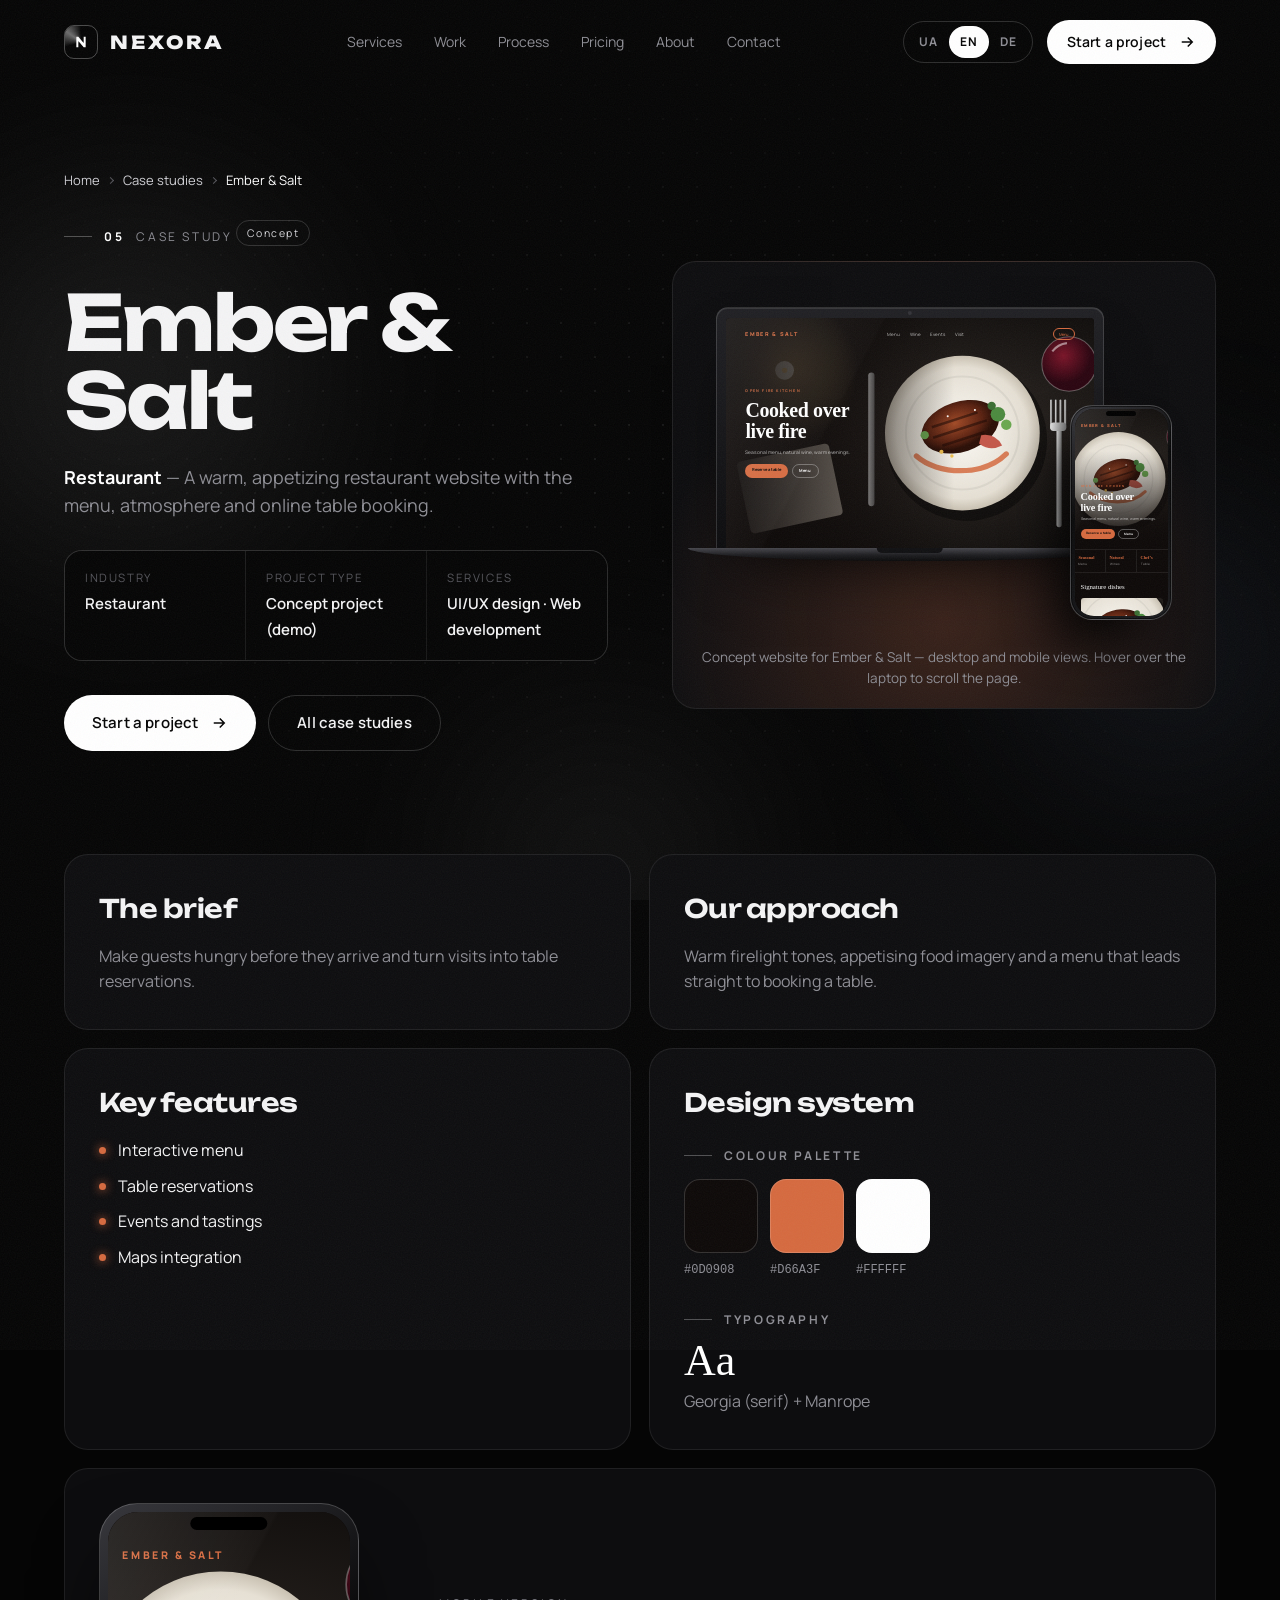
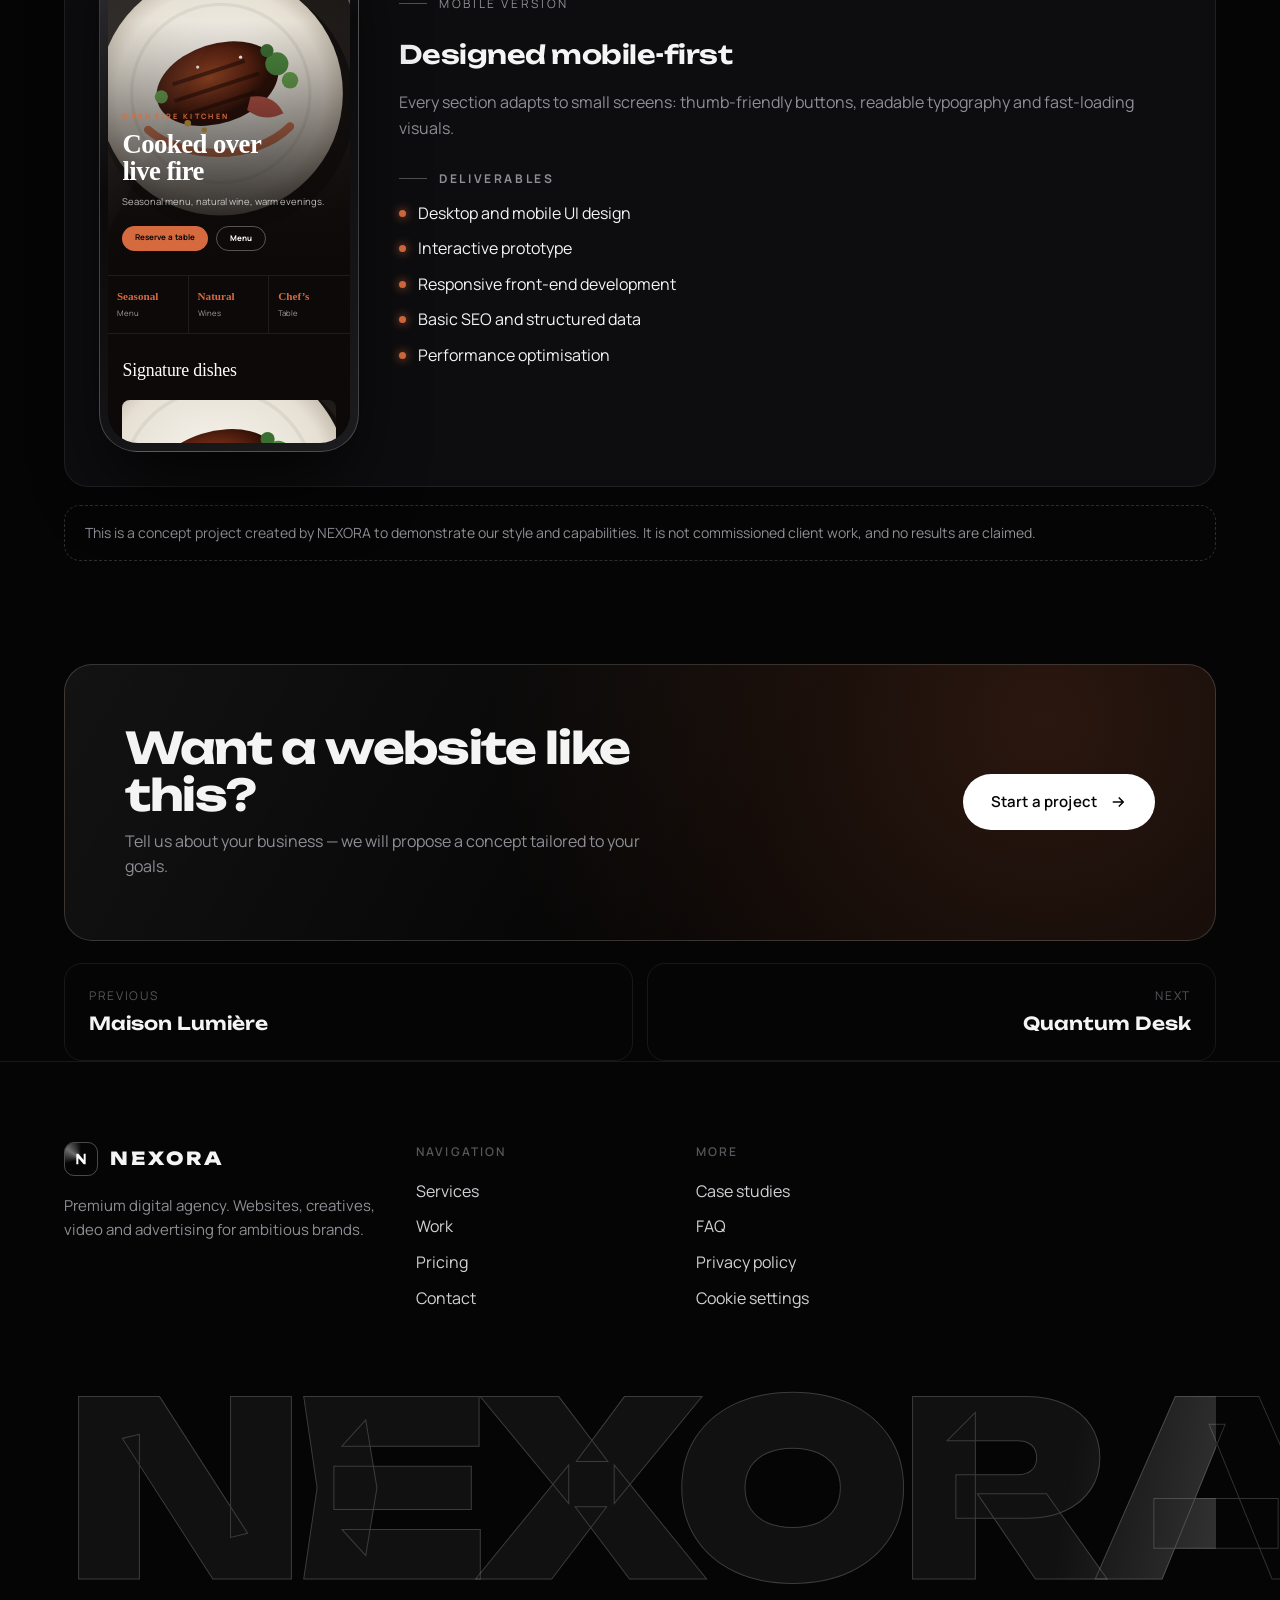
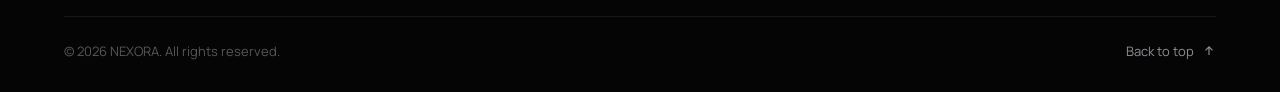
<file: case-studies/ember-and-salt.html>
<!DOCTYPE html>
<html lang="en" data-title-key="meta.title" data-desc-key="meta.desc">
<head>
<meta charset="UTF-8">
<meta name="viewport" content="width=device-width, initial-scale=1, viewport-fit=cover">
<title>Ember &amp; Salt — Restaurant website concept | NEXORA</title>
<meta name="description" content="A warm, appetizing restaurant website with the menu, atmosphere and online table booking.">
<meta name="robots" content="index,follow,max-image-preview:large">
<meta name="theme-color" content="#050505">
<link rel="canonical" href="https://YOUR-DOMAIN.com/case-studies/ember-and-salt.html">
<link rel="alternate" hreflang="uk" href="https://YOUR-DOMAIN.com/case-studies/ember-and-salt.html?lang=uk">
<link rel="alternate" hreflang="en" href="https://YOUR-DOMAIN.com/case-studies/ember-and-salt.html?lang=en">
<link rel="alternate" hreflang="de" href="https://YOUR-DOMAIN.com/case-studies/ember-and-salt.html?lang=de">
<link rel="alternate" hreflang="x-default" href="https://YOUR-DOMAIN.com/case-studies/ember-and-salt.html">
<meta property="og:type" content="website">
<meta property="og:site_name" content="NEXORA">
<meta property="og:url" content="https://YOUR-DOMAIN.com/case-studies/ember-and-salt.html">
<meta property="og:title" content="Ember &amp; Salt — Restaurant website concept | NEXORA">
<meta property="og:description" content="A warm, appetizing restaurant website with the menu, atmosphere and online table booking.">
<meta property="og:image" content="https://YOUR-DOMAIN.com/og/case-ember-and-salt.jpg">
<meta property="og:image:width" content="1200">
<meta property="og:image:height" content="630">
<meta property="og:image:alt" content="Concept website for Ember &amp; Salt shown on a laptop and a phone">
<meta property="og:locale" content="en_US">
<meta property="og:locale:alternate" content="uk_UA">
<meta property="og:locale:alternate" content="de_DE">
<meta name="twitter:card" content="summary_large_image">
<meta name="twitter:title" content="Ember &amp; Salt — Restaurant website concept | NEXORA">
<meta name="twitter:description" content="A warm, appetizing restaurant website with the menu, atmosphere and online table booking.">
<meta name="twitter:image" content="https://YOUR-DOMAIN.com/og/case-ember-and-salt.jpg">
<link rel="icon" href="data:image/svg+xml,%3Csvg xmlns='http://www.w3.org/2000/svg' viewBox='0 0 64 64'%3E%3Crect width='64' height='64' rx='14' fill='%23050505'/%3E%3Cpath d='M18 46V18h6l16 18V18h6v28h-6L24 28v18z' fill='%23fff'/%3E%3C/svg%3E">
<link rel="preconnect" href="https://fonts.googleapis.com">
<link rel="preconnect" href="https://fonts.gstatic.com" crossorigin>
<link href="https://fonts.googleapis.com/css2?family=Manrope:wght@300;400;500;600;700&family=Unbounded:wght@400;500;700;800;900&display=swap" rel="stylesheet">
<link rel="stylesheet" href="../assets/site.css">
<link rel="stylesheet" href="../assets/mockups.css">
<link rel="stylesheet" href="../assets/pages.css">
<script src="../assets/config.js"></script>
<script src="../assets/consent.js" defer></script>
<script type="application/ld+json">
{
 "@context": "https://schema.org",
 "@graph": [
  {
   "@type": "BreadcrumbList",
   "itemListElement": [
    {
     "@type": "ListItem",
     "position": 1,
     "name": "Home",
     "item": "https://YOUR-DOMAIN.com/"
    },
    {
     "@type": "ListItem",
     "position": 2,
     "name": "Case studies",
     "item": "https://YOUR-DOMAIN.com/case-studies/"
    },
    {
     "@type": "ListItem",
     "position": 3,
     "name": "Ember & Salt",
     "item": "https://YOUR-DOMAIN.com/case-studies/ember-and-salt.html"
    }
   ]
  },
  {
   "@type": "CreativeWork",
   "@id": "https://YOUR-DOMAIN.com/case-studies/ember-and-salt.html",
   "name": "Ember & Salt — website concept",
   "headline": "Ember & Salt — Restaurant website concept | NEXORA",
   "description": "A warm, appetizing restaurant website with the menu, atmosphere and online table booking.",
   "genre": "Website design concept",
   "url": "https://YOUR-DOMAIN.com/case-studies/ember-and-salt.html",
   "image": "https://YOUR-DOMAIN.com/og/case-ember-and-salt.jpg",
   "inLanguage": [
    "uk",
    "en",
    "de"
   ],
   "creator": {
    "@id": "https://YOUR-DOMAIN.com/#org"
   },
   "isPartOf": {
    "@id": "https://YOUR-DOMAIN.com/case-studies/"
   }
  }
 ]
}
</script>
</head>
<body>
<a class="sr-only" href="#main">Skip to content</a>
<div class="bg-fx" aria-hidden="true"><i class="orb o1"></i><i class="orb o2"></i><i class="orb o3"></i><div class="bg-grid"></div></div>
<div class="progress"></div>
<header class="header" id="header">
  <div class="wrap nav">
    <a href="../" class="logo" aria-label="NEXORA"><span class="logo-mark"><svg viewBox="0 0 24 24" fill="#fff"><path d="M5 20V4h3l8 9.5V4h3v16h-3L8 10.5V20z"/></svg></span>NEXORA</a>
    <ul class="nav-links">
      <li><a href="../#services" data-i18n="nav.services">Services</a></li>
      <li><a href="../#work" data-i18n="nav.work">Work</a></li>
      <li><a href="../#process" data-i18n="nav.process">Process</a></li>
      <li><a href="../#pricing" data-i18n="nav.pricing">Pricing</a></li>
      <li><a href="../#about" data-i18n="nav.about">About</a></li>
      <li><a href="../#contact" data-i18n="nav.contact">Contact</a></li>
    </ul>
    <div class="nav-right">
      <div class="lang-switch" role="group" data-i18n-aria="lang.label" aria-label="Language"></div>
      <a href="../#contact" class="btn btn-primary btn-sm"><span data-i18n="nav.cta">Start a project</span><svg viewBox="0 0 24 24" fill="none" stroke="currentColor" stroke-width="2"><path d="M5 12h14M13 6l6 6-6 6"/></svg></a>
      <button class="burger" id="burger" aria-expanded="false" aria-controls="menu" data-i18n-aria="nav.menu" aria-label="Menu"><span></span><span></span></button>
    </div>
  </div>
</header>
<nav class="menu" id="menu" aria-hidden="true">
  <ol>
    <li><a href="../#services" data-i18n="nav.services">Services</a></li>
    <li><a href="../#work" data-i18n="nav.work">Work</a></li>
    <li><a href="../#process" data-i18n="nav.process">Process</a></li>
    <li><a href="../#pricing" data-i18n="nav.pricing">Pricing</a></li>
    <li><a href="../#about" data-i18n="nav.about">About</a></li>
    <li><a href="../#contact" data-i18n="nav.contact">Contact</a></li>
    <li><a href="../case-studies/" data-i18n="footer.cases">Case studies</a></li>
  </ol>
  <div class="menu-foot">
    <div class="lang-switch" role="group" data-i18n-aria="lang.label" aria-label="Language"></div>
    <a href="../#contact" class="btn btn-primary btn-sm"><span data-i18n="nav.cta">Start a project</span><svg viewBox="0 0 24 24" fill="none" stroke="currentColor" stroke-width="2"><path d="M5 12h14M13 6l6 6-6 6"/></svg></a>
  </div>
</nav>
<main id="main" class="page" style="--a:#d66a3f">
  <section class="wrap">
    <nav class="bc" data-i18n-aria="bc.label" aria-label="Breadcrumb"><ol>
  <li><a href="../" data-i18n="bc.home">Home</a></li>
  <li><a href="./" data-i18n="bc.cases">Case studies</a></li>
  <li><span aria-current="page">Ember &amp; Salt</span></li>
</ol></nav>
    <div class="case-hero">
      <div>
        <div class="label"><b>05</b><span data-i18n="cs.label">Case study</span></div>
        <span class="badge" data-i18n="work.badge">Concept</span>
        <h1 class="page-h1" style="margin-top:16px">Ember &amp; Salt</h1>
        <p class="page-lead"><b data-i18n="p.cat" style="color:#fff">Restaurant</b> — <span data-i18n="p.desc">A warm, appetizing restaurant website with the menu, atmosphere and online table booking.</span></p>
        <div class="facts">
          <div><small data-i18n="cs.industry">Industry</small><b data-i18n="p.cat">Restaurant</b></div>
          <div><small data-i18n="cs.kind">Project type</small><b data-i18n="cs.kindVal">Concept project (demo)</b></div>
          <div><small data-i18n="cs.services">Services</small><b data-i18n="cs.servicesVal">UI/UX design · Web development</b></div>
        </div>
        <div class="page-actions"><a href="../#contact" class="btn btn-primary"><span data-i18n="cs.ctaBtn">Start a project</span><svg viewBox="0 0 24 24" fill="none" stroke="currentColor" stroke-width="2"><path d="M5 12h14M13 6l6 6-6 6"/></svg></a><a href="./" class="btn btn-ghost"><span data-i18n="cs.all">All case studies</span></a></div>
      </div>
      <figure class="case-fig">
        <div role="img" data-i18n-aria="p.alt" aria-label="Concept website for Ember &amp; Salt shown on a laptop and a phone"><div class="stage" aria-hidden="true" style="--a:#d66a3f;--mbg:#0d0908">
    <div class="laptop"><div class="lid"><div class="screen"><div class="site" style="--fh:Georgia,'Times New Roman',serif">
    <div class="s-nav"><span class="s-logo">EMBER &amp; SALT</span><span class="s-links"><i>Menu</i><i>Wine</i><i>Events</i><i>Visit</i></span><span class="s-cta">Menu</span></div>
    <div class="s-hero"><svg class="scene" viewBox="0 0 400 220" preserveAspectRatio="xMidYMid slice" aria-hidden="true"><defs>
  <radialGradient id="s120_a" cx="60%" cy="50%" r="70%"><stop offset="0" stop-color="#2d2723"/><stop offset="1" stop-color="#0b0908"/></radialGradient>
  <radialGradient id="s120_b"><stop offset="0" stop-color="#fbf9f4"/><stop offset=".85" stop-color="#e6e0d4"/><stop offset="1" stop-color="#c9c1b2"/></radialGradient>
  <radialGradient id="s120_c" cx="45%" cy="40%"><stop offset="0" stop-color="#a24a26"/><stop offset=".7" stop-color="#5a2110"/><stop offset="1" stop-color="#2a0e06"/></radialGradient>
  <radialGradient id="s120_d" cx="40%" cy="35%"><stop offset="0" stop-color="#7a1428"/><stop offset="1" stop-color="#2a0510"/></radialGradient>
  <linearGradient id="s120_e" x1="0" y1="0" x2="1" y2="0"><stop offset="0" stop-color="#f0f0f0"/><stop offset="1" stop-color="#7a7a7a"/></linearGradient>
  <radialGradient id="s120_f"><stop offset="0" stop-color="#ffcf7a" stop-opacity=".5"/><stop offset="1" stop-color="#ffcf7a" stop-opacity="0"/></radialGradient></defs>
  <rect width="400" height="220" fill="url(#s120_a)"/><circle cx="80" cy="50" r="70" fill="url(#s120_f)"/>
  <rect x="40" y="128" width="90" height="70" rx="4" fill="#e7dccb" transform="rotate(-12 85 163)" opacity=".9"/>
  <circle cx="254" cy="117" r="77" fill="#000" opacity=".45"/><circle cx="250" cy="110" r="74" fill="url(#s120_b)"/><circle cx="250" cy="110" r="54" fill="none" stroke="#000" stroke-opacity=".06" stroke-width="2"/>
  <path d="M206 132C226 150 270 152 292 130" stroke="#d66a3f" stroke-width="5" stroke-linecap="round" fill="none" opacity=".85"/>
  <g transform="rotate(-18 248 104)"><ellipse cx="248" cy="104" rx="38" ry="24" fill="url(#s120_c)"/><path d="M222 96h46M220 106h54M226 116h42" stroke="#1a0703" stroke-width="2.4" opacity=".55"/></g>
  <path d="M268 112q14-2 20 10q-12 6-22-2z" fill="#c4584a"/>
  <circle cx="284" cy="92" r="7" fill="#4c8a3f"/><circle cx="292" cy="102" r="5" fill="#6aa84f"/><circle cx="278" cy="84" r="4" fill="#3b6e33"/><circle cx="214" cy="112" r="4" fill="#6aa84f"/>
  <circle cx="230" cy="128" r="2" fill="#f2c14e"/><circle cx="240" cy="132" r="1.6" fill="#f2c14e"/><circle cx="262" cy="88" r="1" fill="#fff"/><circle cx="236" cy="94" r="1" fill="#fff"/>
  <circle cx="352" cy="44" r="26" fill="url(#s120_d)"/><circle cx="352" cy="44" r="26" fill="none" stroke="#fff" stroke-opacity=".3"/><path d="M336 32a20 20 0 0 1 14-8" stroke="#fff" stroke-opacity=".5" fill="none" stroke-width="2"/>
  <circle cx="80" cy="50" r="9" fill="#efe6d6"/><circle cx="80" cy="50" r="2.5" fill="#ffcf7a"/>
  <rect x="160" y="52" width="6" height="128" rx="3" fill="url(#s120_e)"/>
  <g fill="url(#s120_e)"><rect x="340" y="104" width="5" height="96" rx="2.5"/><rect x="334" y="78" width="1.8" height="28" rx=".9"/><rect x="338.5" y="78" width="1.8" height="28" rx=".9"/><rect x="343" y="78" width="1.8" height="28" rx=".9"/><rect x="347.5" y="78" width="1.8" height="28" rx=".9"/><rect x="334" y="100" width="15.3" height="8" rx="3"/></g></svg><div class="s-copy"><div class="s-kick">OPEN FIRE KITCHEN</div><div class="s-h">Cooked over<br>live fire</div><div class="s-p">Seasonal menu, natural wine, warm evenings.</div>
      <div class="s-btns"><span class="s-btn">Reserve a table</span><span class="s-btn o">Menu</span></div></div></div>
    <div class="s-feats"><div><b>Seasonal</b><span>Menu</span></div><div><b>Natural</b><span>Wines</span></div><div><b>Chef’s</b><span>Table</span></div></div>
    <div class="s-sec"><div class="s-title">Signature dishes</div><div class="s-cards"><div class="s-card"><div class="ph"><svg class="" viewBox="196 62 120 90" preserveAspectRatio="xMidYMid slice" aria-hidden="true"><defs>
  <radialGradient id="s121_a" cx="60%" cy="50%" r="70%"><stop offset="0" stop-color="#2d2723"/><stop offset="1" stop-color="#0b0908"/></radialGradient>
  <radialGradient id="s121_b"><stop offset="0" stop-color="#fbf9f4"/><stop offset=".85" stop-color="#e6e0d4"/><stop offset="1" stop-color="#c9c1b2"/></radialGradient>
  <radialGradient id="s121_c" cx="45%" cy="40%"><stop offset="0" stop-color="#a24a26"/><stop offset=".7" stop-color="#5a2110"/><stop offset="1" stop-color="#2a0e06"/></radialGradient>
  <radialGradient id="s121_d" cx="40%" cy="35%"><stop offset="0" stop-color="#7a1428"/><stop offset="1" stop-color="#2a0510"/></radialGradient>
  <linearGradient id="s121_e" x1="0" y1="0" x2="1" y2="0"><stop offset="0" stop-color="#f0f0f0"/><stop offset="1" stop-color="#7a7a7a"/></linearGradient>
  <radialGradient id="s121_f"><stop offset="0" stop-color="#ffcf7a" stop-opacity=".5"/><stop offset="1" stop-color="#ffcf7a" stop-opacity="0"/></radialGradient></defs>
  <rect width="400" height="220" fill="url(#s121_a)"/><circle cx="80" cy="50" r="70" fill="url(#s121_f)"/>
  <rect x="40" y="128" width="90" height="70" rx="4" fill="#e7dccb" transform="rotate(-12 85 163)" opacity=".9"/>
  <circle cx="254" cy="117" r="77" fill="#000" opacity=".45"/><circle cx="250" cy="110" r="74" fill="url(#s121_b)"/><circle cx="250" cy="110" r="54" fill="none" stroke="#000" stroke-opacity=".06" stroke-width="2"/>
  <path d="M206 132C226 150 270 152 292 130" stroke="#d66a3f" stroke-width="5" stroke-linecap="round" fill="none" opacity=".85"/>
  <g transform="rotate(-18 248 104)"><ellipse cx="248" cy="104" rx="38" ry="24" fill="url(#s121_c)"/><path d="M222 96h46M220 106h54M226 116h42" stroke="#1a0703" stroke-width="2.4" opacity=".55"/></g>
  <path d="M268 112q14-2 20 10q-12 6-22-2z" fill="#c4584a"/>
  <circle cx="284" cy="92" r="7" fill="#4c8a3f"/><circle cx="292" cy="102" r="5" fill="#6aa84f"/><circle cx="278" cy="84" r="4" fill="#3b6e33"/><circle cx="214" cy="112" r="4" fill="#6aa84f"/>
  <circle cx="230" cy="128" r="2" fill="#f2c14e"/><circle cx="240" cy="132" r="1.6" fill="#f2c14e"/><circle cx="262" cy="88" r="1" fill="#fff"/><circle cx="236" cy="94" r="1" fill="#fff"/>
  <circle cx="352" cy="44" r="26" fill="url(#s121_d)"/><circle cx="352" cy="44" r="26" fill="none" stroke="#fff" stroke-opacity=".3"/><path d="M336 32a20 20 0 0 1 14-8" stroke="#fff" stroke-opacity=".5" fill="none" stroke-width="2"/>
  <circle cx="80" cy="50" r="9" fill="#efe6d6"/><circle cx="80" cy="50" r="2.5" fill="#ffcf7a"/>
  <rect x="160" y="52" width="6" height="128" rx="3" fill="url(#s121_e)"/>
  <g fill="url(#s121_e)"><rect x="340" y="104" width="5" height="96" rx="2.5"/><rect x="334" y="78" width="1.8" height="28" rx=".9"/><rect x="338.5" y="78" width="1.8" height="28" rx=".9"/><rect x="343" y="78" width="1.8" height="28" rx=".9"/><rect x="347.5" y="78" width="1.8" height="28" rx=".9"/><rect x="334" y="100" width="15.3" height="8" rx="3"/></g></svg></div><b>Dry-aged ribeye</b><span>€42</span></div><div class="s-card"><div class="ph"><svg class="" viewBox="300 8 104 78" preserveAspectRatio="xMidYMid slice" aria-hidden="true"><defs>
  <radialGradient id="s122_a" cx="60%" cy="50%" r="70%"><stop offset="0" stop-color="#2d2723"/><stop offset="1" stop-color="#0b0908"/></radialGradient>
  <radialGradient id="s122_b"><stop offset="0" stop-color="#fbf9f4"/><stop offset=".85" stop-color="#e6e0d4"/><stop offset="1" stop-color="#c9c1b2"/></radialGradient>
  <radialGradient id="s122_c" cx="45%" cy="40%"><stop offset="0" stop-color="#a24a26"/><stop offset=".7" stop-color="#5a2110"/><stop offset="1" stop-color="#2a0e06"/></radialGradient>
  <radialGradient id="s122_d" cx="40%" cy="35%"><stop offset="0" stop-color="#7a1428"/><stop offset="1" stop-color="#2a0510"/></radialGradient>
  <linearGradient id="s122_e" x1="0" y1="0" x2="1" y2="0"><stop offset="0" stop-color="#f0f0f0"/><stop offset="1" stop-color="#7a7a7a"/></linearGradient>
  <radialGradient id="s122_f"><stop offset="0" stop-color="#ffcf7a" stop-opacity=".5"/><stop offset="1" stop-color="#ffcf7a" stop-opacity="0"/></radialGradient></defs>
  <rect width="400" height="220" fill="url(#s122_a)"/><circle cx="80" cy="50" r="70" fill="url(#s122_f)"/>
  <rect x="40" y="128" width="90" height="70" rx="4" fill="#e7dccb" transform="rotate(-12 85 163)" opacity=".9"/>
  <circle cx="254" cy="117" r="77" fill="#000" opacity=".45"/><circle cx="250" cy="110" r="74" fill="url(#s122_b)"/><circle cx="250" cy="110" r="54" fill="none" stroke="#000" stroke-opacity=".06" stroke-width="2"/>
  <path d="M206 132C226 150 270 152 292 130" stroke="#d66a3f" stroke-width="5" stroke-linecap="round" fill="none" opacity=".85"/>
  <g transform="rotate(-18 248 104)"><ellipse cx="248" cy="104" rx="38" ry="24" fill="url(#s122_c)"/><path d="M222 96h46M220 106h54M226 116h42" stroke="#1a0703" stroke-width="2.4" opacity=".55"/></g>
  <path d="M268 112q14-2 20 10q-12 6-22-2z" fill="#c4584a"/>
  <circle cx="284" cy="92" r="7" fill="#4c8a3f"/><circle cx="292" cy="102" r="5" fill="#6aa84f"/><circle cx="278" cy="84" r="4" fill="#3b6e33"/><circle cx="214" cy="112" r="4" fill="#6aa84f"/>
  <circle cx="230" cy="128" r="2" fill="#f2c14e"/><circle cx="240" cy="132" r="1.6" fill="#f2c14e"/><circle cx="262" cy="88" r="1" fill="#fff"/><circle cx="236" cy="94" r="1" fill="#fff"/>
  <circle cx="352" cy="44" r="26" fill="url(#s122_d)"/><circle cx="352" cy="44" r="26" fill="none" stroke="#fff" stroke-opacity=".3"/><path d="M336 32a20 20 0 0 1 14-8" stroke="#fff" stroke-opacity=".5" fill="none" stroke-width="2"/>
  <circle cx="80" cy="50" r="9" fill="#efe6d6"/><circle cx="80" cy="50" r="2.5" fill="#ffcf7a"/>
  <rect x="160" y="52" width="6" height="128" rx="3" fill="url(#s122_e)"/>
  <g fill="url(#s122_e)"><rect x="340" y="104" width="5" height="96" rx="2.5"/><rect x="334" y="78" width="1.8" height="28" rx=".9"/><rect x="338.5" y="78" width="1.8" height="28" rx=".9"/><rect x="343" y="78" width="1.8" height="28" rx=".9"/><rect x="347.5" y="78" width="1.8" height="28" rx=".9"/><rect x="334" y="100" width="15.3" height="8" rx="3"/></g></svg></div><b>Charred octopus</b><span>€28</span></div><div class="s-card"><div class="ph"><svg class="" viewBox="30 14 120 90" preserveAspectRatio="xMidYMid slice" aria-hidden="true"><defs>
  <radialGradient id="s123_a" cx="60%" cy="50%" r="70%"><stop offset="0" stop-color="#2d2723"/><stop offset="1" stop-color="#0b0908"/></radialGradient>
  <radialGradient id="s123_b"><stop offset="0" stop-color="#fbf9f4"/><stop offset=".85" stop-color="#e6e0d4"/><stop offset="1" stop-color="#c9c1b2"/></radialGradient>
  <radialGradient id="s123_c" cx="45%" cy="40%"><stop offset="0" stop-color="#a24a26"/><stop offset=".7" stop-color="#5a2110"/><stop offset="1" stop-color="#2a0e06"/></radialGradient>
  <radialGradient id="s123_d" cx="40%" cy="35%"><stop offset="0" stop-color="#7a1428"/><stop offset="1" stop-color="#2a0510"/></radialGradient>
  <linearGradient id="s123_e" x1="0" y1="0" x2="1" y2="0"><stop offset="0" stop-color="#f0f0f0"/><stop offset="1" stop-color="#7a7a7a"/></linearGradient>
  <radialGradient id="s123_f"><stop offset="0" stop-color="#ffcf7a" stop-opacity=".5"/><stop offset="1" stop-color="#ffcf7a" stop-opacity="0"/></radialGradient></defs>
  <rect width="400" height="220" fill="url(#s123_a)"/><circle cx="80" cy="50" r="70" fill="url(#s123_f)"/>
  <rect x="40" y="128" width="90" height="70" rx="4" fill="#e7dccb" transform="rotate(-12 85 163)" opacity=".9"/>
  <circle cx="254" cy="117" r="77" fill="#000" opacity=".45"/><circle cx="250" cy="110" r="74" fill="url(#s123_b)"/><circle cx="250" cy="110" r="54" fill="none" stroke="#000" stroke-opacity=".06" stroke-width="2"/>
  <path d="M206 132C226 150 270 152 292 130" stroke="#d66a3f" stroke-width="5" stroke-linecap="round" fill="none" opacity=".85"/>
  <g transform="rotate(-18 248 104)"><ellipse cx="248" cy="104" rx="38" ry="24" fill="url(#s123_c)"/><path d="M222 96h46M220 106h54M226 116h42" stroke="#1a0703" stroke-width="2.4" opacity=".55"/></g>
  <path d="M268 112q14-2 20 10q-12 6-22-2z" fill="#c4584a"/>
  <circle cx="284" cy="92" r="7" fill="#4c8a3f"/><circle cx="292" cy="102" r="5" fill="#6aa84f"/><circle cx="278" cy="84" r="4" fill="#3b6e33"/><circle cx="214" cy="112" r="4" fill="#6aa84f"/>
  <circle cx="230" cy="128" r="2" fill="#f2c14e"/><circle cx="240" cy="132" r="1.6" fill="#f2c14e"/><circle cx="262" cy="88" r="1" fill="#fff"/><circle cx="236" cy="94" r="1" fill="#fff"/>
  <circle cx="352" cy="44" r="26" fill="url(#s123_d)"/><circle cx="352" cy="44" r="26" fill="none" stroke="#fff" stroke-opacity=".3"/><path d="M336 32a20 20 0 0 1 14-8" stroke="#fff" stroke-opacity=".5" fill="none" stroke-width="2"/>
  <circle cx="80" cy="50" r="9" fill="#efe6d6"/><circle cx="80" cy="50" r="2.5" fill="#ffcf7a"/>
  <rect x="160" y="52" width="6" height="128" rx="3" fill="url(#s123_e)"/>
  <g fill="url(#s123_e)"><rect x="340" y="104" width="5" height="96" rx="2.5"/><rect x="334" y="78" width="1.8" height="28" rx=".9"/><rect x="338.5" y="78" width="1.8" height="28" rx=".9"/><rect x="343" y="78" width="1.8" height="28" rx=".9"/><rect x="347.5" y="78" width="1.8" height="28" rx=".9"/><rect x="334" y="100" width="15.3" height="8" rx="3"/></g></svg></div><b>Smoked burrata</b><span>€16</span></div></div></div>
    <div class="s-band"><svg class="scene" viewBox="0 70 400 90" preserveAspectRatio="xMidYMid slice" aria-hidden="true"><defs>
  <radialGradient id="s124_a" cx="60%" cy="50%" r="70%"><stop offset="0" stop-color="#2d2723"/><stop offset="1" stop-color="#0b0908"/></radialGradient>
  <radialGradient id="s124_b"><stop offset="0" stop-color="#fbf9f4"/><stop offset=".85" stop-color="#e6e0d4"/><stop offset="1" stop-color="#c9c1b2"/></radialGradient>
  <radialGradient id="s124_c" cx="45%" cy="40%"><stop offset="0" stop-color="#a24a26"/><stop offset=".7" stop-color="#5a2110"/><stop offset="1" stop-color="#2a0e06"/></radialGradient>
  <radialGradient id="s124_d" cx="40%" cy="35%"><stop offset="0" stop-color="#7a1428"/><stop offset="1" stop-color="#2a0510"/></radialGradient>
  <linearGradient id="s124_e" x1="0" y1="0" x2="1" y2="0"><stop offset="0" stop-color="#f0f0f0"/><stop offset="1" stop-color="#7a7a7a"/></linearGradient>
  <radialGradient id="s124_f"><stop offset="0" stop-color="#ffcf7a" stop-opacity=".5"/><stop offset="1" stop-color="#ffcf7a" stop-opacity="0"/></radialGradient></defs>
  <rect width="400" height="220" fill="url(#s124_a)"/><circle cx="80" cy="50" r="70" fill="url(#s124_f)"/>
  <rect x="40" y="128" width="90" height="70" rx="4" fill="#e7dccb" transform="rotate(-12 85 163)" opacity=".9"/>
  <circle cx="254" cy="117" r="77" fill="#000" opacity=".45"/><circle cx="250" cy="110" r="74" fill="url(#s124_b)"/><circle cx="250" cy="110" r="54" fill="none" stroke="#000" stroke-opacity=".06" stroke-width="2"/>
  <path d="M206 132C226 150 270 152 292 130" stroke="#d66a3f" stroke-width="5" stroke-linecap="round" fill="none" opacity=".85"/>
  <g transform="rotate(-18 248 104)"><ellipse cx="248" cy="104" rx="38" ry="24" fill="url(#s124_c)"/><path d="M222 96h46M220 106h54M226 116h42" stroke="#1a0703" stroke-width="2.4" opacity=".55"/></g>
  <path d="M268 112q14-2 20 10q-12 6-22-2z" fill="#c4584a"/>
  <circle cx="284" cy="92" r="7" fill="#4c8a3f"/><circle cx="292" cy="102" r="5" fill="#6aa84f"/><circle cx="278" cy="84" r="4" fill="#3b6e33"/><circle cx="214" cy="112" r="4" fill="#6aa84f"/>
  <circle cx="230" cy="128" r="2" fill="#f2c14e"/><circle cx="240" cy="132" r="1.6" fill="#f2c14e"/><circle cx="262" cy="88" r="1" fill="#fff"/><circle cx="236" cy="94" r="1" fill="#fff"/>
  <circle cx="352" cy="44" r="26" fill="url(#s124_d)"/><circle cx="352" cy="44" r="26" fill="none" stroke="#fff" stroke-opacity=".3"/><path d="M336 32a20 20 0 0 1 14-8" stroke="#fff" stroke-opacity=".5" fill="none" stroke-width="2"/>
  <circle cx="80" cy="50" r="9" fill="#efe6d6"/><circle cx="80" cy="50" r="2.5" fill="#ffcf7a"/>
  <rect x="160" y="52" width="6" height="128" rx="3" fill="url(#s124_e)"/>
  <g fill="url(#s124_e)"><rect x="340" y="104" width="5" height="96" rx="2.5"/><rect x="334" y="78" width="1.8" height="28" rx=".9"/><rect x="338.5" y="78" width="1.8" height="28" rx=".9"/><rect x="343" y="78" width="1.8" height="28" rx=".9"/><rect x="347.5" y="78" width="1.8" height="28" rx=".9"/><rect x="334" y="100" width="15.3" height="8" rx="3"/></g></svg><div class="s-band-t">Fire. Salt. Time.</div></div>
    <div class="s-foot"><span>© Ember &amp; Salt</span><span>Instagram · Contact</span></div>
  </div></div></div><div class="base"></div></div>
    <div class="phone"><div class="screen"><div class="site" style="--fh:Georgia,'Times New Roman',serif">
    <div class="s-nav"><span class="s-logo">EMBER &amp; SALT</span><span class="s-links"><i>Menu</i><i>Wine</i><i>Events</i><i>Visit</i></span><span class="s-cta">Menu</span></div>
    <div class="s-hero"><svg class="scene" viewBox="180 0 150 220" preserveAspectRatio="xMidYMid slice" aria-hidden="true"><defs>
  <radialGradient id="s125_a" cx="60%" cy="50%" r="70%"><stop offset="0" stop-color="#2d2723"/><stop offset="1" stop-color="#0b0908"/></radialGradient>
  <radialGradient id="s125_b"><stop offset="0" stop-color="#fbf9f4"/><stop offset=".85" stop-color="#e6e0d4"/><stop offset="1" stop-color="#c9c1b2"/></radialGradient>
  <radialGradient id="s125_c" cx="45%" cy="40%"><stop offset="0" stop-color="#a24a26"/><stop offset=".7" stop-color="#5a2110"/><stop offset="1" stop-color="#2a0e06"/></radialGradient>
  <radialGradient id="s125_d" cx="40%" cy="35%"><stop offset="0" stop-color="#7a1428"/><stop offset="1" stop-color="#2a0510"/></radialGradient>
  <linearGradient id="s125_e" x1="0" y1="0" x2="1" y2="0"><stop offset="0" stop-color="#f0f0f0"/><stop offset="1" stop-color="#7a7a7a"/></linearGradient>
  <radialGradient id="s125_f"><stop offset="0" stop-color="#ffcf7a" stop-opacity=".5"/><stop offset="1" stop-color="#ffcf7a" stop-opacity="0"/></radialGradient></defs>
  <rect width="400" height="220" fill="url(#s125_a)"/><circle cx="80" cy="50" r="70" fill="url(#s125_f)"/>
  <rect x="40" y="128" width="90" height="70" rx="4" fill="#e7dccb" transform="rotate(-12 85 163)" opacity=".9"/>
  <circle cx="254" cy="117" r="77" fill="#000" opacity=".45"/><circle cx="250" cy="110" r="74" fill="url(#s125_b)"/><circle cx="250" cy="110" r="54" fill="none" stroke="#000" stroke-opacity=".06" stroke-width="2"/>
  <path d="M206 132C226 150 270 152 292 130" stroke="#d66a3f" stroke-width="5" stroke-linecap="round" fill="none" opacity=".85"/>
  <g transform="rotate(-18 248 104)"><ellipse cx="248" cy="104" rx="38" ry="24" fill="url(#s125_c)"/><path d="M222 96h46M220 106h54M226 116h42" stroke="#1a0703" stroke-width="2.4" opacity=".55"/></g>
  <path d="M268 112q14-2 20 10q-12 6-22-2z" fill="#c4584a"/>
  <circle cx="284" cy="92" r="7" fill="#4c8a3f"/><circle cx="292" cy="102" r="5" fill="#6aa84f"/><circle cx="278" cy="84" r="4" fill="#3b6e33"/><circle cx="214" cy="112" r="4" fill="#6aa84f"/>
  <circle cx="230" cy="128" r="2" fill="#f2c14e"/><circle cx="240" cy="132" r="1.6" fill="#f2c14e"/><circle cx="262" cy="88" r="1" fill="#fff"/><circle cx="236" cy="94" r="1" fill="#fff"/>
  <circle cx="352" cy="44" r="26" fill="url(#s125_d)"/><circle cx="352" cy="44" r="26" fill="none" stroke="#fff" stroke-opacity=".3"/><path d="M336 32a20 20 0 0 1 14-8" stroke="#fff" stroke-opacity=".5" fill="none" stroke-width="2"/>
  <circle cx="80" cy="50" r="9" fill="#efe6d6"/><circle cx="80" cy="50" r="2.5" fill="#ffcf7a"/>
  <rect x="160" y="52" width="6" height="128" rx="3" fill="url(#s125_e)"/>
  <g fill="url(#s125_e)"><rect x="340" y="104" width="5" height="96" rx="2.5"/><rect x="334" y="78" width="1.8" height="28" rx=".9"/><rect x="338.5" y="78" width="1.8" height="28" rx=".9"/><rect x="343" y="78" width="1.8" height="28" rx=".9"/><rect x="347.5" y="78" width="1.8" height="28" rx=".9"/><rect x="334" y="100" width="15.3" height="8" rx="3"/></g></svg><div class="s-copy"><div class="s-kick">OPEN FIRE KITCHEN</div><div class="s-h">Cooked over<br>live fire</div><div class="s-p">Seasonal menu, natural wine, warm evenings.</div>
      <div class="s-btns"><span class="s-btn">Reserve a table</span><span class="s-btn o">Menu</span></div></div></div>
    <div class="s-feats"><div><b>Seasonal</b><span>Menu</span></div><div><b>Natural</b><span>Wines</span></div><div><b>Chef’s</b><span>Table</span></div></div>
    <div class="s-sec"><div class="s-title">Signature dishes</div><div class="s-cards"><div class="s-card"><div class="ph"><svg class="" viewBox="196 62 120 90" preserveAspectRatio="xMidYMid slice" aria-hidden="true"><defs>
  <radialGradient id="s126_a" cx="60%" cy="50%" r="70%"><stop offset="0" stop-color="#2d2723"/><stop offset="1" stop-color="#0b0908"/></radialGradient>
  <radialGradient id="s126_b"><stop offset="0" stop-color="#fbf9f4"/><stop offset=".85" stop-color="#e6e0d4"/><stop offset="1" stop-color="#c9c1b2"/></radialGradient>
  <radialGradient id="s126_c" cx="45%" cy="40%"><stop offset="0" stop-color="#a24a26"/><stop offset=".7" stop-color="#5a2110"/><stop offset="1" stop-color="#2a0e06"/></radialGradient>
  <radialGradient id="s126_d" cx="40%" cy="35%"><stop offset="0" stop-color="#7a1428"/><stop offset="1" stop-color="#2a0510"/></radialGradient>
  <linearGradient id="s126_e" x1="0" y1="0" x2="1" y2="0"><stop offset="0" stop-color="#f0f0f0"/><stop offset="1" stop-color="#7a7a7a"/></linearGradient>
  <radialGradient id="s126_f"><stop offset="0" stop-color="#ffcf7a" stop-opacity=".5"/><stop offset="1" stop-color="#ffcf7a" stop-opacity="0"/></radialGradient></defs>
  <rect width="400" height="220" fill="url(#s126_a)"/><circle cx="80" cy="50" r="70" fill="url(#s126_f)"/>
  <rect x="40" y="128" width="90" height="70" rx="4" fill="#e7dccb" transform="rotate(-12 85 163)" opacity=".9"/>
  <circle cx="254" cy="117" r="77" fill="#000" opacity=".45"/><circle cx="250" cy="110" r="74" fill="url(#s126_b)"/><circle cx="250" cy="110" r="54" fill="none" stroke="#000" stroke-opacity=".06" stroke-width="2"/>
  <path d="M206 132C226 150 270 152 292 130" stroke="#d66a3f" stroke-width="5" stroke-linecap="round" fill="none" opacity=".85"/>
  <g transform="rotate(-18 248 104)"><ellipse cx="248" cy="104" rx="38" ry="24" fill="url(#s126_c)"/><path d="M222 96h46M220 106h54M226 116h42" stroke="#1a0703" stroke-width="2.4" opacity=".55"/></g>
  <path d="M268 112q14-2 20 10q-12 6-22-2z" fill="#c4584a"/>
  <circle cx="284" cy="92" r="7" fill="#4c8a3f"/><circle cx="292" cy="102" r="5" fill="#6aa84f"/><circle cx="278" cy="84" r="4" fill="#3b6e33"/><circle cx="214" cy="112" r="4" fill="#6aa84f"/>
  <circle cx="230" cy="128" r="2" fill="#f2c14e"/><circle cx="240" cy="132" r="1.6" fill="#f2c14e"/><circle cx="262" cy="88" r="1" fill="#fff"/><circle cx="236" cy="94" r="1" fill="#fff"/>
  <circle cx="352" cy="44" r="26" fill="url(#s126_d)"/><circle cx="352" cy="44" r="26" fill="none" stroke="#fff" stroke-opacity=".3"/><path d="M336 32a20 20 0 0 1 14-8" stroke="#fff" stroke-opacity=".5" fill="none" stroke-width="2"/>
  <circle cx="80" cy="50" r="9" fill="#efe6d6"/><circle cx="80" cy="50" r="2.5" fill="#ffcf7a"/>
  <rect x="160" y="52" width="6" height="128" rx="3" fill="url(#s126_e)"/>
  <g fill="url(#s126_e)"><rect x="340" y="104" width="5" height="96" rx="2.5"/><rect x="334" y="78" width="1.8" height="28" rx=".9"/><rect x="338.5" y="78" width="1.8" height="28" rx=".9"/><rect x="343" y="78" width="1.8" height="28" rx=".9"/><rect x="347.5" y="78" width="1.8" height="28" rx=".9"/><rect x="334" y="100" width="15.3" height="8" rx="3"/></g></svg></div><b>Dry-aged ribeye</b><span>€42</span></div><div class="s-card"><div class="ph"><svg class="" viewBox="300 8 104 78" preserveAspectRatio="xMidYMid slice" aria-hidden="true"><defs>
  <radialGradient id="s127_a" cx="60%" cy="50%" r="70%"><stop offset="0" stop-color="#2d2723"/><stop offset="1" stop-color="#0b0908"/></radialGradient>
  <radialGradient id="s127_b"><stop offset="0" stop-color="#fbf9f4"/><stop offset=".85" stop-color="#e6e0d4"/><stop offset="1" stop-color="#c9c1b2"/></radialGradient>
  <radialGradient id="s127_c" cx="45%" cy="40%"><stop offset="0" stop-color="#a24a26"/><stop offset=".7" stop-color="#5a2110"/><stop offset="1" stop-color="#2a0e06"/></radialGradient>
  <radialGradient id="s127_d" cx="40%" cy="35%"><stop offset="0" stop-color="#7a1428"/><stop offset="1" stop-color="#2a0510"/></radialGradient>
  <linearGradient id="s127_e" x1="0" y1="0" x2="1" y2="0"><stop offset="0" stop-color="#f0f0f0"/><stop offset="1" stop-color="#7a7a7a"/></linearGradient>
  <radialGradient id="s127_f"><stop offset="0" stop-color="#ffcf7a" stop-opacity=".5"/><stop offset="1" stop-color="#ffcf7a" stop-opacity="0"/></radialGradient></defs>
  <rect width="400" height="220" fill="url(#s127_a)"/><circle cx="80" cy="50" r="70" fill="url(#s127_f)"/>
  <rect x="40" y="128" width="90" height="70" rx="4" fill="#e7dccb" transform="rotate(-12 85 163)" opacity=".9"/>
  <circle cx="254" cy="117" r="77" fill="#000" opacity=".45"/><circle cx="250" cy="110" r="74" fill="url(#s127_b)"/><circle cx="250" cy="110" r="54" fill="none" stroke="#000" stroke-opacity=".06" stroke-width="2"/>
  <path d="M206 132C226 150 270 152 292 130" stroke="#d66a3f" stroke-width="5" stroke-linecap="round" fill="none" opacity=".85"/>
  <g transform="rotate(-18 248 104)"><ellipse cx="248" cy="104" rx="38" ry="24" fill="url(#s127_c)"/><path d="M222 96h46M220 106h54M226 116h42" stroke="#1a0703" stroke-width="2.4" opacity=".55"/></g>
  <path d="M268 112q14-2 20 10q-12 6-22-2z" fill="#c4584a"/>
  <circle cx="284" cy="92" r="7" fill="#4c8a3f"/><circle cx="292" cy="102" r="5" fill="#6aa84f"/><circle cx="278" cy="84" r="4" fill="#3b6e33"/><circle cx="214" cy="112" r="4" fill="#6aa84f"/>
  <circle cx="230" cy="128" r="2" fill="#f2c14e"/><circle cx="240" cy="132" r="1.6" fill="#f2c14e"/><circle cx="262" cy="88" r="1" fill="#fff"/><circle cx="236" cy="94" r="1" fill="#fff"/>
  <circle cx="352" cy="44" r="26" fill="url(#s127_d)"/><circle cx="352" cy="44" r="26" fill="none" stroke="#fff" stroke-opacity=".3"/><path d="M336 32a20 20 0 0 1 14-8" stroke="#fff" stroke-opacity=".5" fill="none" stroke-width="2"/>
  <circle cx="80" cy="50" r="9" fill="#efe6d6"/><circle cx="80" cy="50" r="2.5" fill="#ffcf7a"/>
  <rect x="160" y="52" width="6" height="128" rx="3" fill="url(#s127_e)"/>
  <g fill="url(#s127_e)"><rect x="340" y="104" width="5" height="96" rx="2.5"/><rect x="334" y="78" width="1.8" height="28" rx=".9"/><rect x="338.5" y="78" width="1.8" height="28" rx=".9"/><rect x="343" y="78" width="1.8" height="28" rx=".9"/><rect x="347.5" y="78" width="1.8" height="28" rx=".9"/><rect x="334" y="100" width="15.3" height="8" rx="3"/></g></svg></div><b>Charred octopus</b><span>€28</span></div><div class="s-card"><div class="ph"><svg class="" viewBox="30 14 120 90" preserveAspectRatio="xMidYMid slice" aria-hidden="true"><defs>
  <radialGradient id="s128_a" cx="60%" cy="50%" r="70%"><stop offset="0" stop-color="#2d2723"/><stop offset="1" stop-color="#0b0908"/></radialGradient>
  <radialGradient id="s128_b"><stop offset="0" stop-color="#fbf9f4"/><stop offset=".85" stop-color="#e6e0d4"/><stop offset="1" stop-color="#c9c1b2"/></radialGradient>
  <radialGradient id="s128_c" cx="45%" cy="40%"><stop offset="0" stop-color="#a24a26"/><stop offset=".7" stop-color="#5a2110"/><stop offset="1" stop-color="#2a0e06"/></radialGradient>
  <radialGradient id="s128_d" cx="40%" cy="35%"><stop offset="0" stop-color="#7a1428"/><stop offset="1" stop-color="#2a0510"/></radialGradient>
  <linearGradient id="s128_e" x1="0" y1="0" x2="1" y2="0"><stop offset="0" stop-color="#f0f0f0"/><stop offset="1" stop-color="#7a7a7a"/></linearGradient>
  <radialGradient id="s128_f"><stop offset="0" stop-color="#ffcf7a" stop-opacity=".5"/><stop offset="1" stop-color="#ffcf7a" stop-opacity="0"/></radialGradient></defs>
  <rect width="400" height="220" fill="url(#s128_a)"/><circle cx="80" cy="50" r="70" fill="url(#s128_f)"/>
  <rect x="40" y="128" width="90" height="70" rx="4" fill="#e7dccb" transform="rotate(-12 85 163)" opacity=".9"/>
  <circle cx="254" cy="117" r="77" fill="#000" opacity=".45"/><circle cx="250" cy="110" r="74" fill="url(#s128_b)"/><circle cx="250" cy="110" r="54" fill="none" stroke="#000" stroke-opacity=".06" stroke-width="2"/>
  <path d="M206 132C226 150 270 152 292 130" stroke="#d66a3f" stroke-width="5" stroke-linecap="round" fill="none" opacity=".85"/>
  <g transform="rotate(-18 248 104)"><ellipse cx="248" cy="104" rx="38" ry="24" fill="url(#s128_c)"/><path d="M222 96h46M220 106h54M226 116h42" stroke="#1a0703" stroke-width="2.4" opacity=".55"/></g>
  <path d="M268 112q14-2 20 10q-12 6-22-2z" fill="#c4584a"/>
  <circle cx="284" cy="92" r="7" fill="#4c8a3f"/><circle cx="292" cy="102" r="5" fill="#6aa84f"/><circle cx="278" cy="84" r="4" fill="#3b6e33"/><circle cx="214" cy="112" r="4" fill="#6aa84f"/>
  <circle cx="230" cy="128" r="2" fill="#f2c14e"/><circle cx="240" cy="132" r="1.6" fill="#f2c14e"/><circle cx="262" cy="88" r="1" fill="#fff"/><circle cx="236" cy="94" r="1" fill="#fff"/>
  <circle cx="352" cy="44" r="26" fill="url(#s128_d)"/><circle cx="352" cy="44" r="26" fill="none" stroke="#fff" stroke-opacity=".3"/><path d="M336 32a20 20 0 0 1 14-8" stroke="#fff" stroke-opacity=".5" fill="none" stroke-width="2"/>
  <circle cx="80" cy="50" r="9" fill="#efe6d6"/><circle cx="80" cy="50" r="2.5" fill="#ffcf7a"/>
  <rect x="160" y="52" width="6" height="128" rx="3" fill="url(#s128_e)"/>
  <g fill="url(#s128_e)"><rect x="340" y="104" width="5" height="96" rx="2.5"/><rect x="334" y="78" width="1.8" height="28" rx=".9"/><rect x="338.5" y="78" width="1.8" height="28" rx=".9"/><rect x="343" y="78" width="1.8" height="28" rx=".9"/><rect x="347.5" y="78" width="1.8" height="28" rx=".9"/><rect x="334" y="100" width="15.3" height="8" rx="3"/></g></svg></div><b>Smoked burrata</b><span>€16</span></div></div></div>
    <div class="s-band"><svg class="scene" viewBox="0 70 400 90" preserveAspectRatio="xMidYMid slice" aria-hidden="true"><defs>
  <radialGradient id="s129_a" cx="60%" cy="50%" r="70%"><stop offset="0" stop-color="#2d2723"/><stop offset="1" stop-color="#0b0908"/></radialGradient>
  <radialGradient id="s129_b"><stop offset="0" stop-color="#fbf9f4"/><stop offset=".85" stop-color="#e6e0d4"/><stop offset="1" stop-color="#c9c1b2"/></radialGradient>
  <radialGradient id="s129_c" cx="45%" cy="40%"><stop offset="0" stop-color="#a24a26"/><stop offset=".7" stop-color="#5a2110"/><stop offset="1" stop-color="#2a0e06"/></radialGradient>
  <radialGradient id="s129_d" cx="40%" cy="35%"><stop offset="0" stop-color="#7a1428"/><stop offset="1" stop-color="#2a0510"/></radialGradient>
  <linearGradient id="s129_e" x1="0" y1="0" x2="1" y2="0"><stop offset="0" stop-color="#f0f0f0"/><stop offset="1" stop-color="#7a7a7a"/></linearGradient>
  <radialGradient id="s129_f"><stop offset="0" stop-color="#ffcf7a" stop-opacity=".5"/><stop offset="1" stop-color="#ffcf7a" stop-opacity="0"/></radialGradient></defs>
  <rect width="400" height="220" fill="url(#s129_a)"/><circle cx="80" cy="50" r="70" fill="url(#s129_f)"/>
  <rect x="40" y="128" width="90" height="70" rx="4" fill="#e7dccb" transform="rotate(-12 85 163)" opacity=".9"/>
  <circle cx="254" cy="117" r="77" fill="#000" opacity=".45"/><circle cx="250" cy="110" r="74" fill="url(#s129_b)"/><circle cx="250" cy="110" r="54" fill="none" stroke="#000" stroke-opacity=".06" stroke-width="2"/>
  <path d="M206 132C226 150 270 152 292 130" stroke="#d66a3f" stroke-width="5" stroke-linecap="round" fill="none" opacity=".85"/>
  <g transform="rotate(-18 248 104)"><ellipse cx="248" cy="104" rx="38" ry="24" fill="url(#s129_c)"/><path d="M222 96h46M220 106h54M226 116h42" stroke="#1a0703" stroke-width="2.4" opacity=".55"/></g>
  <path d="M268 112q14-2 20 10q-12 6-22-2z" fill="#c4584a"/>
  <circle cx="284" cy="92" r="7" fill="#4c8a3f"/><circle cx="292" cy="102" r="5" fill="#6aa84f"/><circle cx="278" cy="84" r="4" fill="#3b6e33"/><circle cx="214" cy="112" r="4" fill="#6aa84f"/>
  <circle cx="230" cy="128" r="2" fill="#f2c14e"/><circle cx="240" cy="132" r="1.6" fill="#f2c14e"/><circle cx="262" cy="88" r="1" fill="#fff"/><circle cx="236" cy="94" r="1" fill="#fff"/>
  <circle cx="352" cy="44" r="26" fill="url(#s129_d)"/><circle cx="352" cy="44" r="26" fill="none" stroke="#fff" stroke-opacity=".3"/><path d="M336 32a20 20 0 0 1 14-8" stroke="#fff" stroke-opacity=".5" fill="none" stroke-width="2"/>
  <circle cx="80" cy="50" r="9" fill="#efe6d6"/><circle cx="80" cy="50" r="2.5" fill="#ffcf7a"/>
  <rect x="160" y="52" width="6" height="128" rx="3" fill="url(#s129_e)"/>
  <g fill="url(#s129_e)"><rect x="340" y="104" width="5" height="96" rx="2.5"/><rect x="334" y="78" width="1.8" height="28" rx=".9"/><rect x="338.5" y="78" width="1.8" height="28" rx=".9"/><rect x="343" y="78" width="1.8" height="28" rx=".9"/><rect x="347.5" y="78" width="1.8" height="28" rx=".9"/><rect x="334" y="100" width="15.3" height="8" rx="3"/></g></svg><div class="s-band-t">Fire. Salt. Time.</div></div>
    <div class="s-foot"><span>© Ember &amp; Salt</span><span>Instagram · Contact</span></div>
  </div></div></div>
  </div></div>
        <figcaption><span data-i18n="p.cap">Concept website for Ember &amp; Salt — desktop and mobile views</span>. <span data-i18n="cs.hover">Hover over the laptop to scroll the page.</span></figcaption>
      </figure>
    </div>
    <div class="case-body">
      <div class="cs-block rv"><h2 data-i18n="cs.brief">The brief</h2><p data-i18n="p.brief">Make guests hungry before they arrive and turn visits into table reservations.</p></div>
      <div class="cs-block rv"><h2 data-i18n="cs.approach">Our approach</h2><p data-i18n="p.appr">Warm firelight tones, appetising food imagery and a menu that leads straight to booking a table.</p></div>
      <div class="cs-block rv"><h2 data-i18n="cs.features">Key features</h2><ul data-i18n-list="p.feat"><li>Interactive menu</li><li>Table reservations</li><li>Events and tastings</li><li>Maps integration</li></ul></div>
      <div class="cs-block rv"><h2 data-i18n="cs.design">Design system</h2>
        <h3 class="label" style="margin:0 0 14px"><span data-i18n="cs.palette">Colour palette</span></h3>
        <div class="swatches"><span class="sw"><i style="background:#0d0908"></i>#0D0908</span><span class="sw"><i style="background:#d66a3f"></i>#D66A3F</span><span class="sw"><i style="background:#ffffff"></i>#FFFFFF</span></div>
        <h3 class="label" style="margin:0 0 10px"><span data-i18n="cs.type">Typography</span></h3>
        <div class="type-sample" style="font-family:Georgia,'Times New Roman',serif">Aa</div><p>Georgia (serif) + Manrope</p>
      </div>
      <div class="cs-block rv case-mobile" style="grid-column:1/-1">
        <div class="solo-phone" role="img" data-i18n-aria="p.alt" aria-label="Concept website for Ember &amp; Salt shown on a laptop and a phone"><div class="screen" style="--a:#d66a3f;--mbg:#0d0908" aria-hidden="true"><div class="site" style="--fh:Georgia,'Times New Roman',serif">
    <div class="s-nav"><span class="s-logo">EMBER &amp; SALT</span><span class="s-links"><i>Menu</i><i>Wine</i><i>Events</i><i>Visit</i></span><span class="s-cta">Menu</span></div>
    <div class="s-hero"><svg class="scene" viewBox="180 0 150 220" preserveAspectRatio="xMidYMid slice" aria-hidden="true"><defs>
  <radialGradient id="s130_a" cx="60%" cy="50%" r="70%"><stop offset="0" stop-color="#2d2723"/><stop offset="1" stop-color="#0b0908"/></radialGradient>
  <radialGradient id="s130_b"><stop offset="0" stop-color="#fbf9f4"/><stop offset=".85" stop-color="#e6e0d4"/><stop offset="1" stop-color="#c9c1b2"/></radialGradient>
  <radialGradient id="s130_c" cx="45%" cy="40%"><stop offset="0" stop-color="#a24a26"/><stop offset=".7" stop-color="#5a2110"/><stop offset="1" stop-color="#2a0e06"/></radialGradient>
  <radialGradient id="s130_d" cx="40%" cy="35%"><stop offset="0" stop-color="#7a1428"/><stop offset="1" stop-color="#2a0510"/></radialGradient>
  <linearGradient id="s130_e" x1="0" y1="0" x2="1" y2="0"><stop offset="0" stop-color="#f0f0f0"/><stop offset="1" stop-color="#7a7a7a"/></linearGradient>
  <radialGradient id="s130_f"><stop offset="0" stop-color="#ffcf7a" stop-opacity=".5"/><stop offset="1" stop-color="#ffcf7a" stop-opacity="0"/></radialGradient></defs>
  <rect width="400" height="220" fill="url(#s130_a)"/><circle cx="80" cy="50" r="70" fill="url(#s130_f)"/>
  <rect x="40" y="128" width="90" height="70" rx="4" fill="#e7dccb" transform="rotate(-12 85 163)" opacity=".9"/>
  <circle cx="254" cy="117" r="77" fill="#000" opacity=".45"/><circle cx="250" cy="110" r="74" fill="url(#s130_b)"/><circle cx="250" cy="110" r="54" fill="none" stroke="#000" stroke-opacity=".06" stroke-width="2"/>
  <path d="M206 132C226 150 270 152 292 130" stroke="#d66a3f" stroke-width="5" stroke-linecap="round" fill="none" opacity=".85"/>
  <g transform="rotate(-18 248 104)"><ellipse cx="248" cy="104" rx="38" ry="24" fill="url(#s130_c)"/><path d="M222 96h46M220 106h54M226 116h42" stroke="#1a0703" stroke-width="2.4" opacity=".55"/></g>
  <path d="M268 112q14-2 20 10q-12 6-22-2z" fill="#c4584a"/>
  <circle cx="284" cy="92" r="7" fill="#4c8a3f"/><circle cx="292" cy="102" r="5" fill="#6aa84f"/><circle cx="278" cy="84" r="4" fill="#3b6e33"/><circle cx="214" cy="112" r="4" fill="#6aa84f"/>
  <circle cx="230" cy="128" r="2" fill="#f2c14e"/><circle cx="240" cy="132" r="1.6" fill="#f2c14e"/><circle cx="262" cy="88" r="1" fill="#fff"/><circle cx="236" cy="94" r="1" fill="#fff"/>
  <circle cx="352" cy="44" r="26" fill="url(#s130_d)"/><circle cx="352" cy="44" r="26" fill="none" stroke="#fff" stroke-opacity=".3"/><path d="M336 32a20 20 0 0 1 14-8" stroke="#fff" stroke-opacity=".5" fill="none" stroke-width="2"/>
  <circle cx="80" cy="50" r="9" fill="#efe6d6"/><circle cx="80" cy="50" r="2.5" fill="#ffcf7a"/>
  <rect x="160" y="52" width="6" height="128" rx="3" fill="url(#s130_e)"/>
  <g fill="url(#s130_e)"><rect x="340" y="104" width="5" height="96" rx="2.5"/><rect x="334" y="78" width="1.8" height="28" rx=".9"/><rect x="338.5" y="78" width="1.8" height="28" rx=".9"/><rect x="343" y="78" width="1.8" height="28" rx=".9"/><rect x="347.5" y="78" width="1.8" height="28" rx=".9"/><rect x="334" y="100" width="15.3" height="8" rx="3"/></g></svg><div class="s-copy"><div class="s-kick">OPEN FIRE KITCHEN</div><div class="s-h">Cooked over<br>live fire</div><div class="s-p">Seasonal menu, natural wine, warm evenings.</div>
      <div class="s-btns"><span class="s-btn">Reserve a table</span><span class="s-btn o">Menu</span></div></div></div>
    <div class="s-feats"><div><b>Seasonal</b><span>Menu</span></div><div><b>Natural</b><span>Wines</span></div><div><b>Chef’s</b><span>Table</span></div></div>
    <div class="s-sec"><div class="s-title">Signature dishes</div><div class="s-cards"><div class="s-card"><div class="ph"><svg class="" viewBox="196 62 120 90" preserveAspectRatio="xMidYMid slice" aria-hidden="true"><defs>
  <radialGradient id="s131_a" cx="60%" cy="50%" r="70%"><stop offset="0" stop-color="#2d2723"/><stop offset="1" stop-color="#0b0908"/></radialGradient>
  <radialGradient id="s131_b"><stop offset="0" stop-color="#fbf9f4"/><stop offset=".85" stop-color="#e6e0d4"/><stop offset="1" stop-color="#c9c1b2"/></radialGradient>
  <radialGradient id="s131_c" cx="45%" cy="40%"><stop offset="0" stop-color="#a24a26"/><stop offset=".7" stop-color="#5a2110"/><stop offset="1" stop-color="#2a0e06"/></radialGradient>
  <radialGradient id="s131_d" cx="40%" cy="35%"><stop offset="0" stop-color="#7a1428"/><stop offset="1" stop-color="#2a0510"/></radialGradient>
  <linearGradient id="s131_e" x1="0" y1="0" x2="1" y2="0"><stop offset="0" stop-color="#f0f0f0"/><stop offset="1" stop-color="#7a7a7a"/></linearGradient>
  <radialGradient id="s131_f"><stop offset="0" stop-color="#ffcf7a" stop-opacity=".5"/><stop offset="1" stop-color="#ffcf7a" stop-opacity="0"/></radialGradient></defs>
  <rect width="400" height="220" fill="url(#s131_a)"/><circle cx="80" cy="50" r="70" fill="url(#s131_f)"/>
  <rect x="40" y="128" width="90" height="70" rx="4" fill="#e7dccb" transform="rotate(-12 85 163)" opacity=".9"/>
  <circle cx="254" cy="117" r="77" fill="#000" opacity=".45"/><circle cx="250" cy="110" r="74" fill="url(#s131_b)"/><circle cx="250" cy="110" r="54" fill="none" stroke="#000" stroke-opacity=".06" stroke-width="2"/>
  <path d="M206 132C226 150 270 152 292 130" stroke="#d66a3f" stroke-width="5" stroke-linecap="round" fill="none" opacity=".85"/>
  <g transform="rotate(-18 248 104)"><ellipse cx="248" cy="104" rx="38" ry="24" fill="url(#s131_c)"/><path d="M222 96h46M220 106h54M226 116h42" stroke="#1a0703" stroke-width="2.4" opacity=".55"/></g>
  <path d="M268 112q14-2 20 10q-12 6-22-2z" fill="#c4584a"/>
  <circle cx="284" cy="92" r="7" fill="#4c8a3f"/><circle cx="292" cy="102" r="5" fill="#6aa84f"/><circle cx="278" cy="84" r="4" fill="#3b6e33"/><circle cx="214" cy="112" r="4" fill="#6aa84f"/>
  <circle cx="230" cy="128" r="2" fill="#f2c14e"/><circle cx="240" cy="132" r="1.6" fill="#f2c14e"/><circle cx="262" cy="88" r="1" fill="#fff"/><circle cx="236" cy="94" r="1" fill="#fff"/>
  <circle cx="352" cy="44" r="26" fill="url(#s131_d)"/><circle cx="352" cy="44" r="26" fill="none" stroke="#fff" stroke-opacity=".3"/><path d="M336 32a20 20 0 0 1 14-8" stroke="#fff" stroke-opacity=".5" fill="none" stroke-width="2"/>
  <circle cx="80" cy="50" r="9" fill="#efe6d6"/><circle cx="80" cy="50" r="2.5" fill="#ffcf7a"/>
  <rect x="160" y="52" width="6" height="128" rx="3" fill="url(#s131_e)"/>
  <g fill="url(#s131_e)"><rect x="340" y="104" width="5" height="96" rx="2.5"/><rect x="334" y="78" width="1.8" height="28" rx=".9"/><rect x="338.5" y="78" width="1.8" height="28" rx=".9"/><rect x="343" y="78" width="1.8" height="28" rx=".9"/><rect x="347.5" y="78" width="1.8" height="28" rx=".9"/><rect x="334" y="100" width="15.3" height="8" rx="3"/></g></svg></div><b>Dry-aged ribeye</b><span>€42</span></div><div class="s-card"><div class="ph"><svg class="" viewBox="300 8 104 78" preserveAspectRatio="xMidYMid slice" aria-hidden="true"><defs>
  <radialGradient id="s132_a" cx="60%" cy="50%" r="70%"><stop offset="0" stop-color="#2d2723"/><stop offset="1" stop-color="#0b0908"/></radialGradient>
  <radialGradient id="s132_b"><stop offset="0" stop-color="#fbf9f4"/><stop offset=".85" stop-color="#e6e0d4"/><stop offset="1" stop-color="#c9c1b2"/></radialGradient>
  <radialGradient id="s132_c" cx="45%" cy="40%"><stop offset="0" stop-color="#a24a26"/><stop offset=".7" stop-color="#5a2110"/><stop offset="1" stop-color="#2a0e06"/></radialGradient>
  <radialGradient id="s132_d" cx="40%" cy="35%"><stop offset="0" stop-color="#7a1428"/><stop offset="1" stop-color="#2a0510"/></radialGradient>
  <linearGradient id="s132_e" x1="0" y1="0" x2="1" y2="0"><stop offset="0" stop-color="#f0f0f0"/><stop offset="1" stop-color="#7a7a7a"/></linearGradient>
  <radialGradient id="s132_f"><stop offset="0" stop-color="#ffcf7a" stop-opacity=".5"/><stop offset="1" stop-color="#ffcf7a" stop-opacity="0"/></radialGradient></defs>
  <rect width="400" height="220" fill="url(#s132_a)"/><circle cx="80" cy="50" r="70" fill="url(#s132_f)"/>
  <rect x="40" y="128" width="90" height="70" rx="4" fill="#e7dccb" transform="rotate(-12 85 163)" opacity=".9"/>
  <circle cx="254" cy="117" r="77" fill="#000" opacity=".45"/><circle cx="250" cy="110" r="74" fill="url(#s132_b)"/><circle cx="250" cy="110" r="54" fill="none" stroke="#000" stroke-opacity=".06" stroke-width="2"/>
  <path d="M206 132C226 150 270 152 292 130" stroke="#d66a3f" stroke-width="5" stroke-linecap="round" fill="none" opacity=".85"/>
  <g transform="rotate(-18 248 104)"><ellipse cx="248" cy="104" rx="38" ry="24" fill="url(#s132_c)"/><path d="M222 96h46M220 106h54M226 116h42" stroke="#1a0703" stroke-width="2.4" opacity=".55"/></g>
  <path d="M268 112q14-2 20 10q-12 6-22-2z" fill="#c4584a"/>
  <circle cx="284" cy="92" r="7" fill="#4c8a3f"/><circle cx="292" cy="102" r="5" fill="#6aa84f"/><circle cx="278" cy="84" r="4" fill="#3b6e33"/><circle cx="214" cy="112" r="4" fill="#6aa84f"/>
  <circle cx="230" cy="128" r="2" fill="#f2c14e"/><circle cx="240" cy="132" r="1.6" fill="#f2c14e"/><circle cx="262" cy="88" r="1" fill="#fff"/><circle cx="236" cy="94" r="1" fill="#fff"/>
  <circle cx="352" cy="44" r="26" fill="url(#s132_d)"/><circle cx="352" cy="44" r="26" fill="none" stroke="#fff" stroke-opacity=".3"/><path d="M336 32a20 20 0 0 1 14-8" stroke="#fff" stroke-opacity=".5" fill="none" stroke-width="2"/>
  <circle cx="80" cy="50" r="9" fill="#efe6d6"/><circle cx="80" cy="50" r="2.5" fill="#ffcf7a"/>
  <rect x="160" y="52" width="6" height="128" rx="3" fill="url(#s132_e)"/>
  <g fill="url(#s132_e)"><rect x="340" y="104" width="5" height="96" rx="2.5"/><rect x="334" y="78" width="1.8" height="28" rx=".9"/><rect x="338.5" y="78" width="1.8" height="28" rx=".9"/><rect x="343" y="78" width="1.8" height="28" rx=".9"/><rect x="347.5" y="78" width="1.8" height="28" rx=".9"/><rect x="334" y="100" width="15.3" height="8" rx="3"/></g></svg></div><b>Charred octopus</b><span>€28</span></div><div class="s-card"><div class="ph"><svg class="" viewBox="30 14 120 90" preserveAspectRatio="xMidYMid slice" aria-hidden="true"><defs>
  <radialGradient id="s133_a" cx="60%" cy="50%" r="70%"><stop offset="0" stop-color="#2d2723"/><stop offset="1" stop-color="#0b0908"/></radialGradient>
  <radialGradient id="s133_b"><stop offset="0" stop-color="#fbf9f4"/><stop offset=".85" stop-color="#e6e0d4"/><stop offset="1" stop-color="#c9c1b2"/></radialGradient>
  <radialGradient id="s133_c" cx="45%" cy="40%"><stop offset="0" stop-color="#a24a26"/><stop offset=".7" stop-color="#5a2110"/><stop offset="1" stop-color="#2a0e06"/></radialGradient>
  <radialGradient id="s133_d" cx="40%" cy="35%"><stop offset="0" stop-color="#7a1428"/><stop offset="1" stop-color="#2a0510"/></radialGradient>
  <linearGradient id="s133_e" x1="0" y1="0" x2="1" y2="0"><stop offset="0" stop-color="#f0f0f0"/><stop offset="1" stop-color="#7a7a7a"/></linearGradient>
  <radialGradient id="s133_f"><stop offset="0" stop-color="#ffcf7a" stop-opacity=".5"/><stop offset="1" stop-color="#ffcf7a" stop-opacity="0"/></radialGradient></defs>
  <rect width="400" height="220" fill="url(#s133_a)"/><circle cx="80" cy="50" r="70" fill="url(#s133_f)"/>
  <rect x="40" y="128" width="90" height="70" rx="4" fill="#e7dccb" transform="rotate(-12 85 163)" opacity=".9"/>
  <circle cx="254" cy="117" r="77" fill="#000" opacity=".45"/><circle cx="250" cy="110" r="74" fill="url(#s133_b)"/><circle cx="250" cy="110" r="54" fill="none" stroke="#000" stroke-opacity=".06" stroke-width="2"/>
  <path d="M206 132C226 150 270 152 292 130" stroke="#d66a3f" stroke-width="5" stroke-linecap="round" fill="none" opacity=".85"/>
  <g transform="rotate(-18 248 104)"><ellipse cx="248" cy="104" rx="38" ry="24" fill="url(#s133_c)"/><path d="M222 96h46M220 106h54M226 116h42" stroke="#1a0703" stroke-width="2.4" opacity=".55"/></g>
  <path d="M268 112q14-2 20 10q-12 6-22-2z" fill="#c4584a"/>
  <circle cx="284" cy="92" r="7" fill="#4c8a3f"/><circle cx="292" cy="102" r="5" fill="#6aa84f"/><circle cx="278" cy="84" r="4" fill="#3b6e33"/><circle cx="214" cy="112" r="4" fill="#6aa84f"/>
  <circle cx="230" cy="128" r="2" fill="#f2c14e"/><circle cx="240" cy="132" r="1.6" fill="#f2c14e"/><circle cx="262" cy="88" r="1" fill="#fff"/><circle cx="236" cy="94" r="1" fill="#fff"/>
  <circle cx="352" cy="44" r="26" fill="url(#s133_d)"/><circle cx="352" cy="44" r="26" fill="none" stroke="#fff" stroke-opacity=".3"/><path d="M336 32a20 20 0 0 1 14-8" stroke="#fff" stroke-opacity=".5" fill="none" stroke-width="2"/>
  <circle cx="80" cy="50" r="9" fill="#efe6d6"/><circle cx="80" cy="50" r="2.5" fill="#ffcf7a"/>
  <rect x="160" y="52" width="6" height="128" rx="3" fill="url(#s133_e)"/>
  <g fill="url(#s133_e)"><rect x="340" y="104" width="5" height="96" rx="2.5"/><rect x="334" y="78" width="1.8" height="28" rx=".9"/><rect x="338.5" y="78" width="1.8" height="28" rx=".9"/><rect x="343" y="78" width="1.8" height="28" rx=".9"/><rect x="347.5" y="78" width="1.8" height="28" rx=".9"/><rect x="334" y="100" width="15.3" height="8" rx="3"/></g></svg></div><b>Smoked burrata</b><span>€16</span></div></div></div>
    <div class="s-band"><svg class="scene" viewBox="0 70 400 90" preserveAspectRatio="xMidYMid slice" aria-hidden="true"><defs>
  <radialGradient id="s134_a" cx="60%" cy="50%" r="70%"><stop offset="0" stop-color="#2d2723"/><stop offset="1" stop-color="#0b0908"/></radialGradient>
  <radialGradient id="s134_b"><stop offset="0" stop-color="#fbf9f4"/><stop offset=".85" stop-color="#e6e0d4"/><stop offset="1" stop-color="#c9c1b2"/></radialGradient>
  <radialGradient id="s134_c" cx="45%" cy="40%"><stop offset="0" stop-color="#a24a26"/><stop offset=".7" stop-color="#5a2110"/><stop offset="1" stop-color="#2a0e06"/></radialGradient>
  <radialGradient id="s134_d" cx="40%" cy="35%"><stop offset="0" stop-color="#7a1428"/><stop offset="1" stop-color="#2a0510"/></radialGradient>
  <linearGradient id="s134_e" x1="0" y1="0" x2="1" y2="0"><stop offset="0" stop-color="#f0f0f0"/><stop offset="1" stop-color="#7a7a7a"/></linearGradient>
  <radialGradient id="s134_f"><stop offset="0" stop-color="#ffcf7a" stop-opacity=".5"/><stop offset="1" stop-color="#ffcf7a" stop-opacity="0"/></radialGradient></defs>
  <rect width="400" height="220" fill="url(#s134_a)"/><circle cx="80" cy="50" r="70" fill="url(#s134_f)"/>
  <rect x="40" y="128" width="90" height="70" rx="4" fill="#e7dccb" transform="rotate(-12 85 163)" opacity=".9"/>
  <circle cx="254" cy="117" r="77" fill="#000" opacity=".45"/><circle cx="250" cy="110" r="74" fill="url(#s134_b)"/><circle cx="250" cy="110" r="54" fill="none" stroke="#000" stroke-opacity=".06" stroke-width="2"/>
  <path d="M206 132C226 150 270 152 292 130" stroke="#d66a3f" stroke-width="5" stroke-linecap="round" fill="none" opacity=".85"/>
  <g transform="rotate(-18 248 104)"><ellipse cx="248" cy="104" rx="38" ry="24" fill="url(#s134_c)"/><path d="M222 96h46M220 106h54M226 116h42" stroke="#1a0703" stroke-width="2.4" opacity=".55"/></g>
  <path d="M268 112q14-2 20 10q-12 6-22-2z" fill="#c4584a"/>
  <circle cx="284" cy="92" r="7" fill="#4c8a3f"/><circle cx="292" cy="102" r="5" fill="#6aa84f"/><circle cx="278" cy="84" r="4" fill="#3b6e33"/><circle cx="214" cy="112" r="4" fill="#6aa84f"/>
  <circle cx="230" cy="128" r="2" fill="#f2c14e"/><circle cx="240" cy="132" r="1.6" fill="#f2c14e"/><circle cx="262" cy="88" r="1" fill="#fff"/><circle cx="236" cy="94" r="1" fill="#fff"/>
  <circle cx="352" cy="44" r="26" fill="url(#s134_d)"/><circle cx="352" cy="44" r="26" fill="none" stroke="#fff" stroke-opacity=".3"/><path d="M336 32a20 20 0 0 1 14-8" stroke="#fff" stroke-opacity=".5" fill="none" stroke-width="2"/>
  <circle cx="80" cy="50" r="9" fill="#efe6d6"/><circle cx="80" cy="50" r="2.5" fill="#ffcf7a"/>
  <rect x="160" y="52" width="6" height="128" rx="3" fill="url(#s134_e)"/>
  <g fill="url(#s134_e)"><rect x="340" y="104" width="5" height="96" rx="2.5"/><rect x="334" y="78" width="1.8" height="28" rx=".9"/><rect x="338.5" y="78" width="1.8" height="28" rx=".9"/><rect x="343" y="78" width="1.8" height="28" rx=".9"/><rect x="347.5" y="78" width="1.8" height="28" rx=".9"/><rect x="334" y="100" width="15.3" height="8" rx="3"/></g></svg><div class="s-band-t">Fire. Salt. Time.</div></div>
    <div class="s-foot"><span>© Ember &amp; Salt</span><span>Instagram · Contact</span></div>
  </div></div></div>
        <div><div class="label"><span data-i18n="cs.mobile">Mobile version</span></div><h2 data-i18n="cs.mobileT">Designed mobile-first</h2><p data-i18n="cs.mobileD">Every section adapts to small screens: thumb-friendly buttons, readable typography and fast-loading visuals.</p>
          <h3 class="label" style="margin:28px 0 12px"><span data-i18n="cs.deliv">Deliverables</span></h3><ul data-i18n-list="cs.delivList"><li>Desktop and mobile UI design</li><li>Interactive prototype</li><li>Responsive front-end development</li><li>Basic SEO and structured data</li><li>Performance optimisation</li></ul></div>
      </div>
    </div>
    <p class="concept-banner" data-i18n="cs.note">This is a concept project created by NEXORA to demonstrate our style and capabilities. It is not commissioned client work, and no results are claimed.</p>
    <div class="cta-band rv"><div><h2 data-i18n="cs.ctaT">Want a website like this?</h2><p data-i18n="cs.ctaD">Tell us about your business — we will propose a concept tailored to your goals.</p></div><a href="../#contact" class="btn btn-primary"><span data-i18n="cs.ctaBtn">Start a project</span><svg viewBox="0 0 24 24" fill="none" stroke="currentColor" stroke-width="2"><path d="M5 12h14M13 6l6 6-6 6"/></svg></a></div>
    <nav class="pager" aria-label="Case studies">
      <a href="maison-lumiere.html" rel="prev"><small data-i18n="cs.prev">Previous</small><b>Maison Lumière</b></a>
      <a href="quantum-desk.html" rel="next"><small data-i18n="cs.next">Next</small><b>Quantum Desk</b></a>
    </nav>
  </section>
</main>
<footer class="footer">
  <div class="wrap">
    <div class="foot-top">
      <div>
        <a href="../" class="logo"><span class="logo-mark"><svg viewBox="0 0 24 24" fill="#fff"><path d="M5 20V4h3l8 9.5V4h3v16h-3L8 10.5V20z"/></svg></span>NEXORA</a>
        <p data-i18n="footer.tag">Premium digital agency. Websites, creatives, video and advertising for ambitious brands.</p>
        <address class="foot-addr" id="footAddr" hidden></address>
      </div>
      <div>
        <h4 data-i18n="footer.nav">Navigation</h4>
        <ul>
          <li><a href="../#services" data-i18n="nav.services">Services</a></li>
          <li><a href="../#work" data-i18n="nav.work">Work</a></li>
          <li><a href="../#pricing" data-i18n="nav.pricing">Pricing</a></li>
          <li><a href="../#contact" data-i18n="nav.contact">Contact</a></li>
        </ul>
      </div>
      <div>
        <h4 data-i18n="footer.more">More</h4>
        <ul>
          <li><a href="../case-studies/" data-i18n="footer.cases">Case studies</a></li>
          <li><a href="../#faq" data-i18n="nav.faq">FAQ</a></li>
          <li><a href="../privacy.html" data-i18n="footer.privacy">Privacy policy</a></li>
          <li><button type="button" class="linklike" data-consent-open data-i18n="footer.cookies">Cookie settings</button></li>
        </ul>
      </div>
      <div>
        <h4 data-i18n="footer.social">Social</h4>
        <div class="socials" id="socials"></div>
      </div>
    </div>
    <div class="wordmark" aria-hidden="true">NEXORA</div>
    <div class="foot-bottom">
      <span>© <span id="year"></span> NEXORA. <span data-i18n="footer.rights">All rights reserved.</span></span>
      <a href="#top" class="to-top" onclick="scrollTo({top:0,behavior:'smooth'});return false"><span data-i18n="footer.top">Back to top</span><svg viewBox="0 0 24 24" fill="none" stroke="currentColor" stroke-width="2"><path d="M12 19V5M6 11l6-6 6 6"/></svg></a>
    </div>
  </div>
</footer>
<div class="mcta" id="mcta">
  <a href="../#contact" class="btn btn-primary"><span data-i18n="mcta.order">Order a project</span><svg viewBox="0 0 24 24" fill="none" stroke="currentColor" stroke-width="2"><path d="M5 12h14M13 6l6 6-6 6"/></svg></a>
  <a href="../#contact" class="btn btn-ghost" id="mctaMsg"><span data-i18n="mcta.msg">Message us</span></a>
</div>
<script src="../assets/mockups.js"></script>
<script>window.PAGE_I18N = {"uk":{"cs.label":"Кейс","cs.brief":"Завдання","cs.approach":"Наш підхід","cs.features":"Ключові функції","cs.design":"Дизайн-система","cs.palette":"Кольорова палітра","cs.type":"Типографіка","cs.deliv":"Що входить","cs.delivList":"UI-дизайн для десктопа та мобільних|Інтерактивний прототип|Адаптивна фронтенд-розробка|Базове SEO та структуровані дані|Оптимізація швидкості","cs.industry":"Галузь","cs.kind":"Тип проєкту","cs.kindVal":"Концепт-проєкт (демо)","cs.services":"Послуги","cs.servicesVal":"UI/UX дизайн · Розробка сайту","cs.mobile":"Мобільна версія","cs.mobileT":"Спроєктовано з думкою про мобільні","cs.mobileD":"Кожен розділ адаптується до малих екранів: зручні кнопки, читабельна типографіка та швидке завантаження візуалів.","cs.ctaT":"Хочете такий сайт?","cs.ctaD":"Розкажіть про свій бізнес — ми запропонуємо концепцію під ваші цілі.","cs.ctaBtn":"Почати проєкт","cs.prev":"Попередній","cs.next":"Наступний","cs.all":"Усі кейси","cs.note":"Це концепт-проєкт, створений NEXORA для демонстрації нашого стилю та можливостей. Це не замовлення клієнта, і ми не заявляємо жодних результатів.","cs.alt":"Концепт сайту {name} на ноутбуці та смартфоні","cs.caption":"Концепт сайту {name} — десктопна та мобільна версії","cs.hover":"Наведіть на ноутбук, щоб прокрутити сторінку.","ci.title":"Кейси — концепти дизайну сайтів | NEXORA","ci.desc":"Шість концептів сайтів від NEXORA: автосалон, магазин одягу, агенція нерухомості, готель, ресторан і SaaS-компанія.","ci.label":"Портфоліо","ci.h1":"Наші <em>кейси</em>","ci.lead":"Шість концепт-проєктів, які показують наш підхід до дизайну, структури та користувацького досвіду в різних галузях.","ci.note":"Усі проєкти на цій сторінці — демо-концепти NEXORA, а не замовлення клієнтів.","ci.open":"Відкрити кейс","meta.title":"Ember & Salt — концепт сайту: Ресторан | NEXORA","meta.desc":"Теплий, апетитний сайт ресторану з меню, атмосферою та онлайн-бронюванням столиків.","p.cat":"Ресторан","p.desc":"Теплий, апетитний сайт ресторану з меню, атмосферою та онлайн-бронюванням столиків.","p.feat":"Інтерактивне меню|Бронювання столика|Події та дегустації|Інтеграція з картами","p.brief":"Викликати апетит ще до візиту та перетворювати відвідування сайту на бронювання столиків.","p.appr":"Теплі відтінки вогню, апетитні фото страв і меню, що веде прямо до бронювання столика.","p.alt":"Концепт сайту Ember & Salt на ноутбуці та смартфоні","p.cap":"Концепт сайту Ember & Salt — десктопна та мобільна версії","work.badge":"Концепт"},"en":{"cs.label":"Case study","cs.brief":"The brief","cs.approach":"Our approach","cs.features":"Key features","cs.design":"Design system","cs.palette":"Colour palette","cs.type":"Typography","cs.deliv":"Deliverables","cs.delivList":"Desktop and mobile UI design|Interactive prototype|Responsive front-end development|Basic SEO and structured data|Performance optimisation","cs.industry":"Industry","cs.kind":"Project type","cs.kindVal":"Concept project (demo)","cs.services":"Services","cs.servicesVal":"UI/UX design · Web development","cs.mobile":"Mobile version","cs.mobileT":"Designed mobile-first","cs.mobileD":"Every section adapts to small screens: thumb-friendly buttons, readable typography and fast-loading visuals.","cs.ctaT":"Want a website like this?","cs.ctaD":"Tell us about your business — we will propose a concept tailored to your goals.","cs.ctaBtn":"Start a project","cs.prev":"Previous","cs.next":"Next","cs.all":"All case studies","cs.note":"This is a concept project created by NEXORA to demonstrate our style and capabilities. It is not commissioned client work, and no results are claimed.","cs.alt":"Concept website for {name} shown on a laptop and a phone","cs.caption":"Concept website for {name} — desktop and mobile views","cs.hover":"Hover over the laptop to scroll the page.","ci.title":"Case studies — website design concepts | NEXORA","ci.desc":"Six website design concepts by NEXORA for a car dealership, fashion store, real estate agency, hotel, restaurant and SaaS company.","ci.label":"Portfolio","ci.h1":"Case <em>studies</em>","ci.lead":"Six concept projects that show how we approach design, structure and user experience in different industries.","ci.note":"All projects on this page are demo concepts created by NEXORA — not commissioned client work.","ci.open":"Open case study","meta.title":"Ember & Salt — Restaurant website concept | NEXORA","meta.desc":"A warm, appetizing restaurant website with the menu, atmosphere and online table booking.","p.cat":"Restaurant","p.desc":"A warm, appetizing restaurant website with the menu, atmosphere and online table booking.","p.feat":"Interactive menu|Table reservations|Events and tastings|Maps integration","p.brief":"Make guests hungry before they arrive and turn visits into table reservations.","p.appr":"Warm firelight tones, appetising food imagery and a menu that leads straight to booking a table.","p.alt":"Concept website for Ember & Salt shown on a laptop and a phone","p.cap":"Concept website for Ember & Salt — desktop and mobile views","work.badge":"Concept"},"de":{"cs.label":"Case Study","cs.brief":"Die Aufgabe","cs.approach":"Unser Ansatz","cs.features":"Wichtige Funktionen","cs.design":"Designsystem","cs.palette":"Farbpalette","cs.type":"Typografie","cs.deliv":"Leistungsumfang","cs.delivList":"UI-Design für Desktop und Mobile|Interaktiver Prototyp|Responsive Frontend-Entwicklung|Basis-SEO und strukturierte Daten|Performance-Optimierung","cs.industry":"Branche","cs.kind":"Projektart","cs.kindVal":"Konzeptprojekt (Demo)","cs.services":"Leistungen","cs.servicesVal":"UI/UX-Design · Webentwicklung","cs.mobile":"Mobile Version","cs.mobileT":"Mobile first gestaltet","cs.mobileD":"Jeder Abschnitt passt sich kleinen Bildschirmen an: daumenfreundliche Buttons, gut lesbare Typografie und schnell ladende Visuals.","cs.ctaT":"Sie möchten eine solche Website?","cs.ctaD":"Erzählen Sie uns von Ihrem Unternehmen — wir schlagen ein Konzept passend zu Ihren Zielen vor.","cs.ctaBtn":"Projekt starten","cs.prev":"Zurück","cs.next":"Weiter","cs.all":"Alle Case Studies","cs.note":"Dies ist ein Konzeptprojekt von NEXORA, das unseren Stil und unsere Möglichkeiten zeigt. Es ist kein Kundenauftrag, und es werden keine Ergebnisse behauptet.","cs.alt":"Konzept-Website für {name} auf Laptop und Smartphone","cs.caption":"Konzept-Website für {name} — Desktop- und Mobilansicht","cs.hover":"Bewegen Sie die Maus über den Laptop, um die Seite zu scrollen.","ci.title":"Case Studies — Website-Designkonzepte | NEXORA","ci.desc":"Sechs Website-Konzepte von NEXORA für Autohaus, Modeshop, Immobilienagentur, Hotel, Restaurant und SaaS-Unternehmen.","ci.label":"Portfolio","ci.h1":"Case <em>Studies</em>","ci.lead":"Sechs Konzeptprojekte, die zeigen, wie wir Design, Struktur und Nutzererlebnis in verschiedenen Branchen angehen.","ci.note":"Alle Projekte auf dieser Seite sind Demo-Konzepte von NEXORA — keine Kundenaufträge.","ci.open":"Case Study öffnen","meta.title":"Ember & Salt — Website-Konzept: Restaurant | NEXORA","meta.desc":"Eine warme, appetitliche Restaurant-Website mit Speisekarte, Atmosphäre und Online-Tischreservierung.","p.cat":"Restaurant","p.desc":"Eine warme, appetitliche Restaurant-Website mit Speisekarte, Atmosphäre und Online-Tischreservierung.","p.feat":"Interaktive Speisekarte|Tischreservierung|Events und Verkostungen|Karten-Integration","p.brief":"Gästen schon vor dem Besuch Appetit machen und Besuche in Tischreservierungen verwandeln.","p.appr":"Warme Feuertöne, appetitliche Food-Bilder und eine Speisekarte, die direkt zur Tischreservierung führt.","p.alt":"Konzept-Website für Ember & Salt auf Laptop und Smartphone","p.cap":"Konzept-Website für Ember & Salt — Desktop- und Mobilansicht","work.badge":"Konzept"}};</script>
<script src="../assets/pages.js"></script>
</body>
</html>
</file>
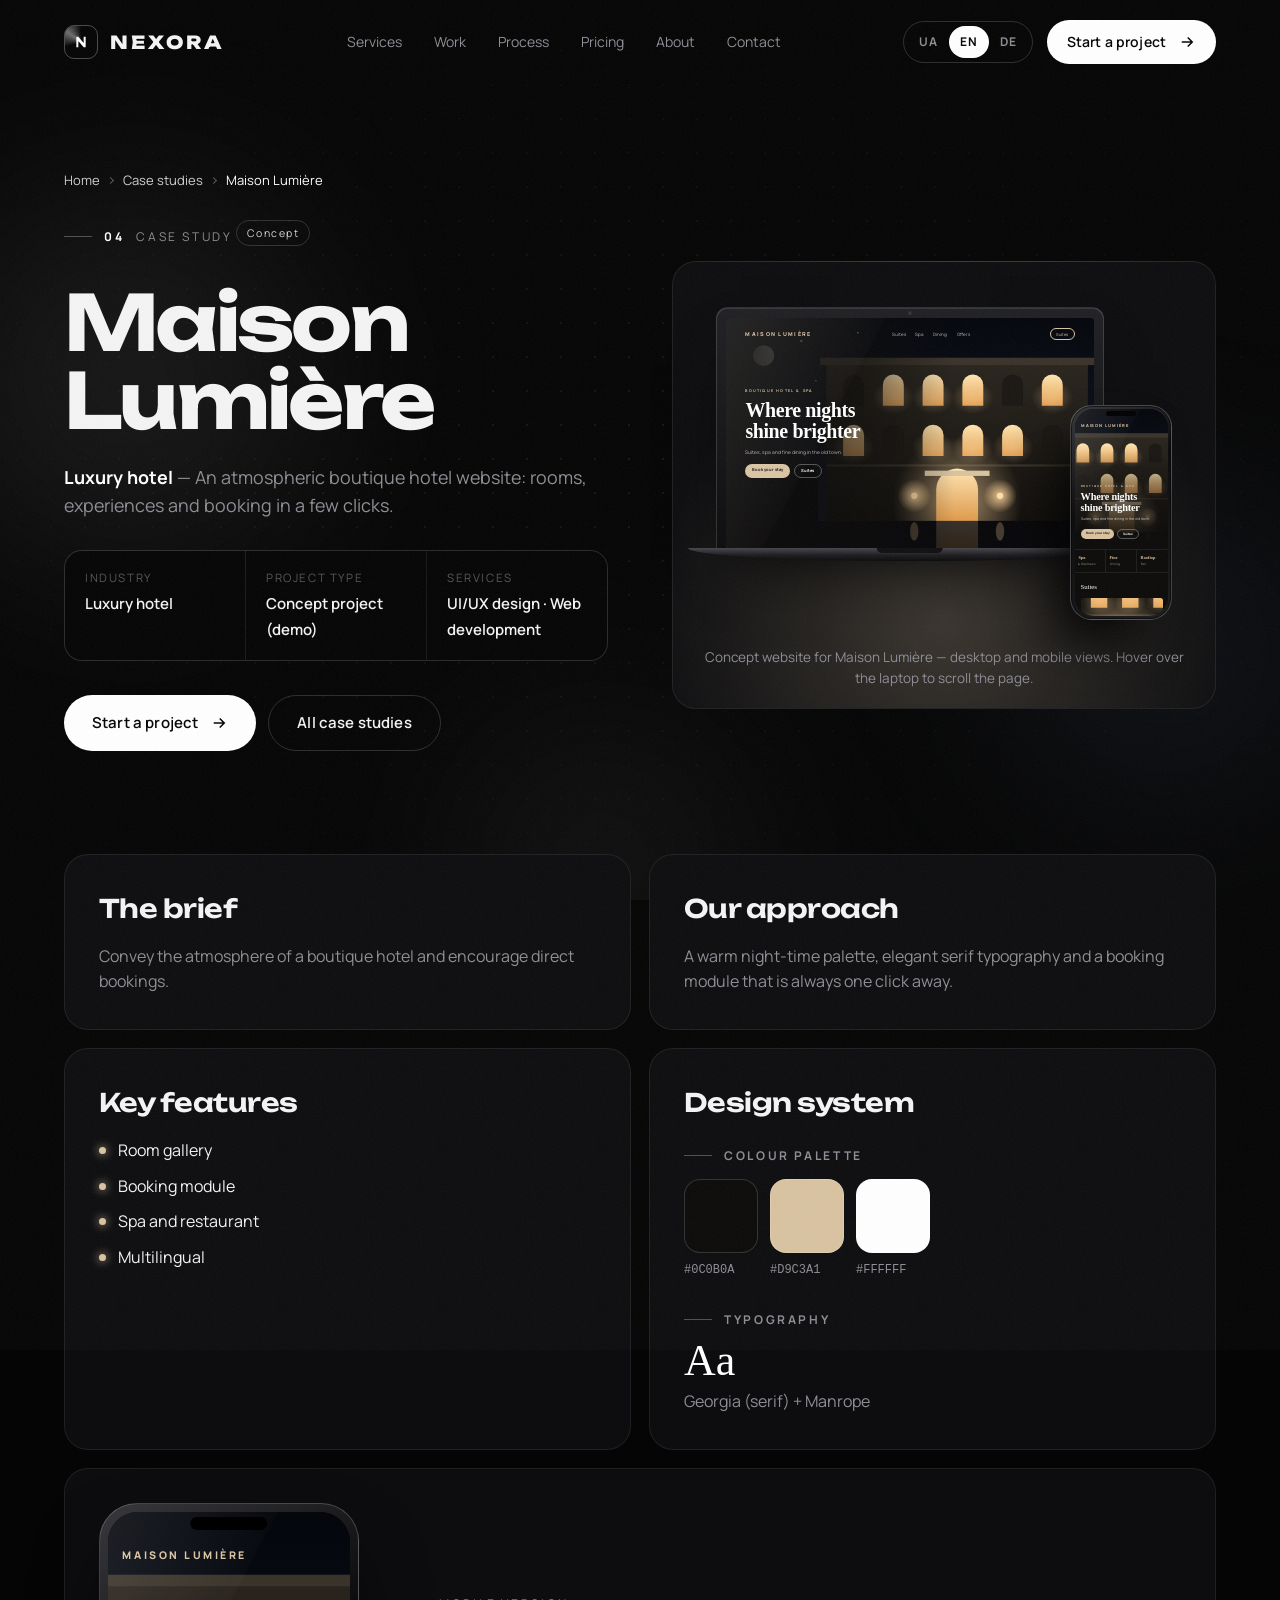
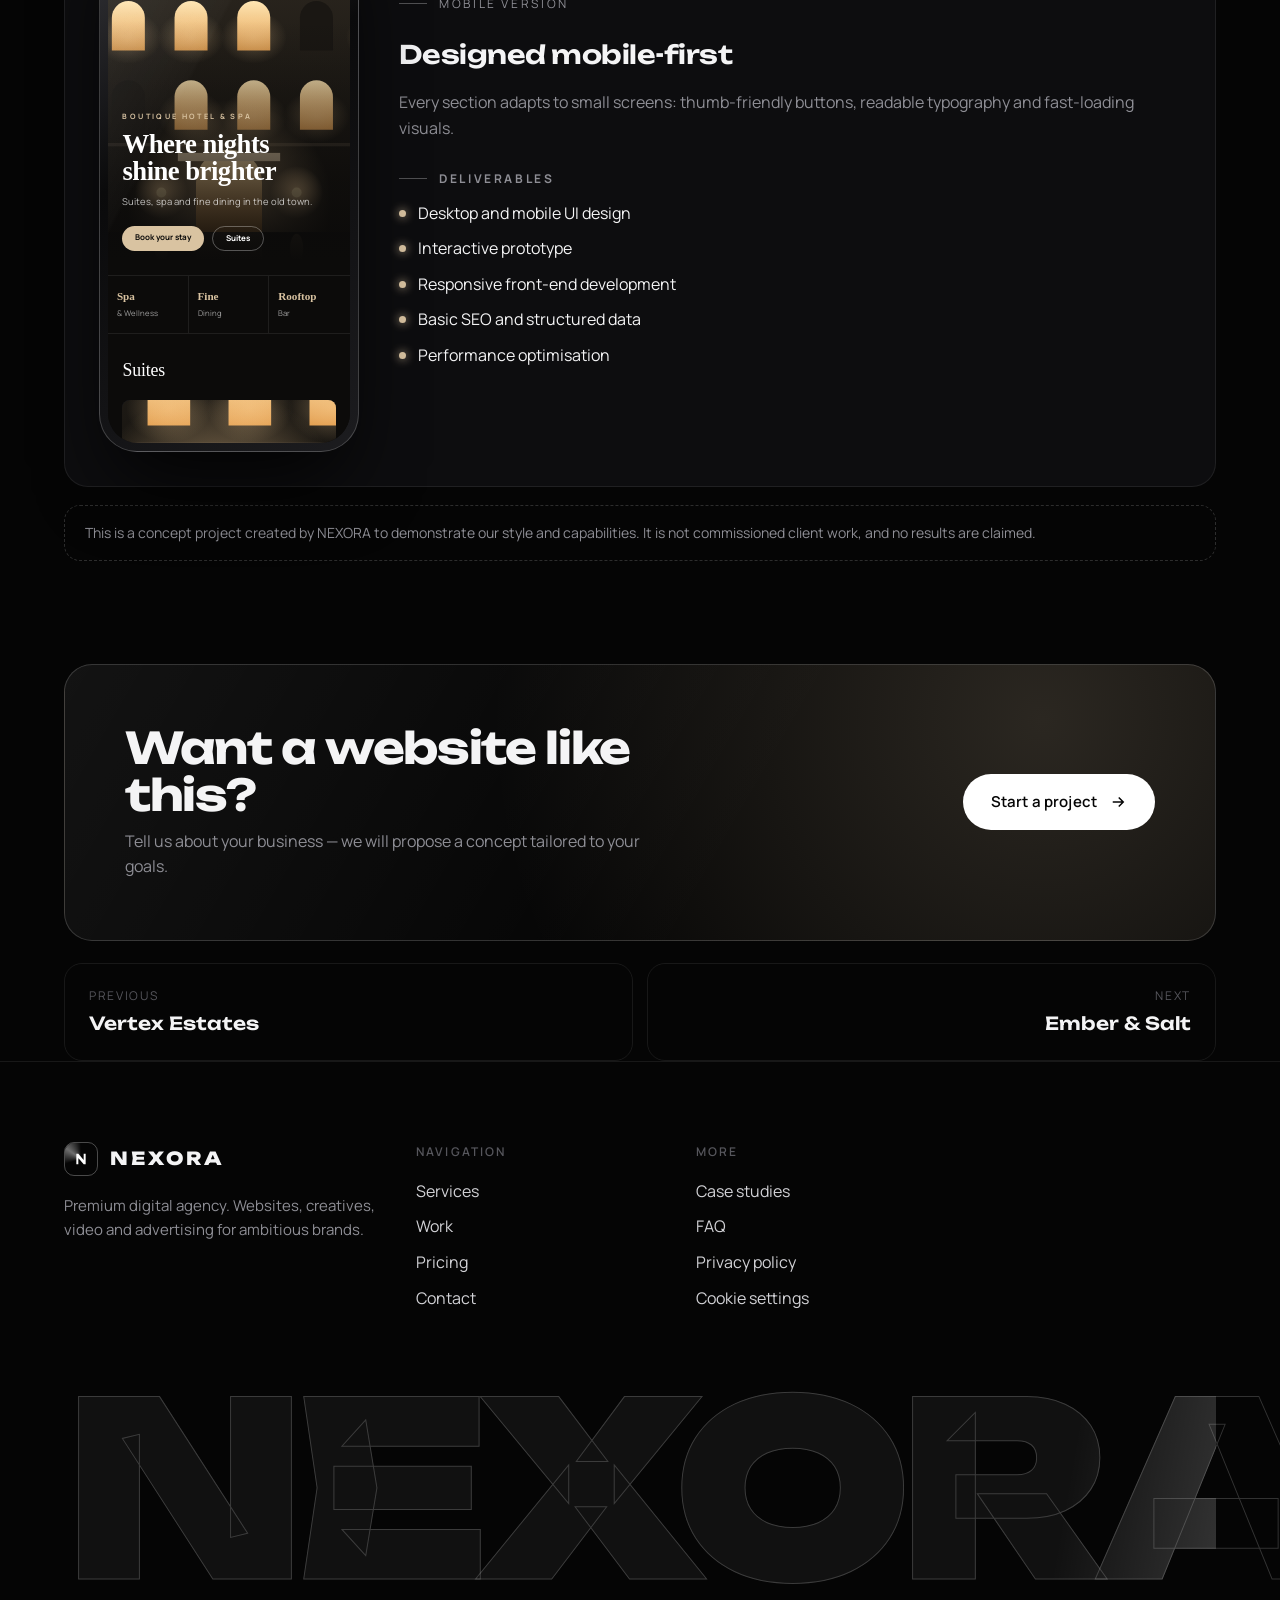
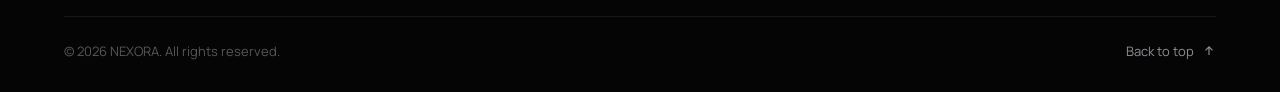
<file: case-studies/maison-lumiere.html>
<!DOCTYPE html>
<html lang="en" data-title-key="meta.title" data-desc-key="meta.desc">
<head>
<meta charset="UTF-8">
<meta name="viewport" content="width=device-width, initial-scale=1, viewport-fit=cover">
<title>Maison Lumière — Luxury hotel website concept | NEXORA</title>
<meta name="description" content="An atmospheric boutique hotel website: rooms, experiences and booking in a few clicks.">
<meta name="robots" content="index,follow,max-image-preview:large">
<meta name="theme-color" content="#050505">
<link rel="canonical" href="https://YOUR-DOMAIN.com/case-studies/maison-lumiere.html">
<link rel="alternate" hreflang="uk" href="https://YOUR-DOMAIN.com/case-studies/maison-lumiere.html?lang=uk">
<link rel="alternate" hreflang="en" href="https://YOUR-DOMAIN.com/case-studies/maison-lumiere.html?lang=en">
<link rel="alternate" hreflang="de" href="https://YOUR-DOMAIN.com/case-studies/maison-lumiere.html?lang=de">
<link rel="alternate" hreflang="x-default" href="https://YOUR-DOMAIN.com/case-studies/maison-lumiere.html">
<meta property="og:type" content="website">
<meta property="og:site_name" content="NEXORA">
<meta property="og:url" content="https://YOUR-DOMAIN.com/case-studies/maison-lumiere.html">
<meta property="og:title" content="Maison Lumière — Luxury hotel website concept | NEXORA">
<meta property="og:description" content="An atmospheric boutique hotel website: rooms, experiences and booking in a few clicks.">
<meta property="og:image" content="https://YOUR-DOMAIN.com/og/case-maison-lumiere.jpg">
<meta property="og:image:width" content="1200">
<meta property="og:image:height" content="630">
<meta property="og:image:alt" content="Concept website for Maison Lumière shown on a laptop and a phone">
<meta property="og:locale" content="en_US">
<meta property="og:locale:alternate" content="uk_UA">
<meta property="og:locale:alternate" content="de_DE">
<meta name="twitter:card" content="summary_large_image">
<meta name="twitter:title" content="Maison Lumière — Luxury hotel website concept | NEXORA">
<meta name="twitter:description" content="An atmospheric boutique hotel website: rooms, experiences and booking in a few clicks.">
<meta name="twitter:image" content="https://YOUR-DOMAIN.com/og/case-maison-lumiere.jpg">
<link rel="icon" href="data:image/svg+xml,%3Csvg xmlns='http://www.w3.org/2000/svg' viewBox='0 0 64 64'%3E%3Crect width='64' height='64' rx='14' fill='%23050505'/%3E%3Cpath d='M18 46V18h6l16 18V18h6v28h-6L24 28v18z' fill='%23fff'/%3E%3C/svg%3E">
<link rel="preconnect" href="https://fonts.googleapis.com">
<link rel="preconnect" href="https://fonts.gstatic.com" crossorigin>
<link href="https://fonts.googleapis.com/css2?family=Manrope:wght@300;400;500;600;700&family=Unbounded:wght@400;500;700;800;900&display=swap" rel="stylesheet">
<link rel="stylesheet" href="../assets/site.css">
<link rel="stylesheet" href="../assets/mockups.css">
<link rel="stylesheet" href="../assets/pages.css">
<script src="../assets/config.js"></script>
<script src="../assets/consent.js" defer></script>
<script type="application/ld+json">
{
 "@context": "https://schema.org",
 "@graph": [
  {
   "@type": "BreadcrumbList",
   "itemListElement": [
    {
     "@type": "ListItem",
     "position": 1,
     "name": "Home",
     "item": "https://YOUR-DOMAIN.com/"
    },
    {
     "@type": "ListItem",
     "position": 2,
     "name": "Case studies",
     "item": "https://YOUR-DOMAIN.com/case-studies/"
    },
    {
     "@type": "ListItem",
     "position": 3,
     "name": "Maison Lumière",
     "item": "https://YOUR-DOMAIN.com/case-studies/maison-lumiere.html"
    }
   ]
  },
  {
   "@type": "CreativeWork",
   "@id": "https://YOUR-DOMAIN.com/case-studies/maison-lumiere.html",
   "name": "Maison Lumière — website concept",
   "headline": "Maison Lumière — Luxury hotel website concept | NEXORA",
   "description": "An atmospheric boutique hotel website: rooms, experiences and booking in a few clicks.",
   "genre": "Website design concept",
   "url": "https://YOUR-DOMAIN.com/case-studies/maison-lumiere.html",
   "image": "https://YOUR-DOMAIN.com/og/case-maison-lumiere.jpg",
   "inLanguage": [
    "uk",
    "en",
    "de"
   ],
   "creator": {
    "@id": "https://YOUR-DOMAIN.com/#org"
   },
   "isPartOf": {
    "@id": "https://YOUR-DOMAIN.com/case-studies/"
   }
  }
 ]
}
</script>
</head>
<body>
<a class="sr-only" href="#main">Skip to content</a>
<div class="bg-fx" aria-hidden="true"><i class="orb o1"></i><i class="orb o2"></i><i class="orb o3"></i><div class="bg-grid"></div></div>
<div class="progress"></div>
<header class="header" id="header">
  <div class="wrap nav">
    <a href="../" class="logo" aria-label="NEXORA"><span class="logo-mark"><svg viewBox="0 0 24 24" fill="#fff"><path d="M5 20V4h3l8 9.5V4h3v16h-3L8 10.5V20z"/></svg></span>NEXORA</a>
    <ul class="nav-links">
      <li><a href="../#services" data-i18n="nav.services">Services</a></li>
      <li><a href="../#work" data-i18n="nav.work">Work</a></li>
      <li><a href="../#process" data-i18n="nav.process">Process</a></li>
      <li><a href="../#pricing" data-i18n="nav.pricing">Pricing</a></li>
      <li><a href="../#about" data-i18n="nav.about">About</a></li>
      <li><a href="../#contact" data-i18n="nav.contact">Contact</a></li>
    </ul>
    <div class="nav-right">
      <div class="lang-switch" role="group" data-i18n-aria="lang.label" aria-label="Language"></div>
      <a href="../#contact" class="btn btn-primary btn-sm"><span data-i18n="nav.cta">Start a project</span><svg viewBox="0 0 24 24" fill="none" stroke="currentColor" stroke-width="2"><path d="M5 12h14M13 6l6 6-6 6"/></svg></a>
      <button class="burger" id="burger" aria-expanded="false" aria-controls="menu" data-i18n-aria="nav.menu" aria-label="Menu"><span></span><span></span></button>
    </div>
  </div>
</header>
<nav class="menu" id="menu" aria-hidden="true">
  <ol>
    <li><a href="../#services" data-i18n="nav.services">Services</a></li>
    <li><a href="../#work" data-i18n="nav.work">Work</a></li>
    <li><a href="../#process" data-i18n="nav.process">Process</a></li>
    <li><a href="../#pricing" data-i18n="nav.pricing">Pricing</a></li>
    <li><a href="../#about" data-i18n="nav.about">About</a></li>
    <li><a href="../#contact" data-i18n="nav.contact">Contact</a></li>
    <li><a href="../case-studies/" data-i18n="footer.cases">Case studies</a></li>
  </ol>
  <div class="menu-foot">
    <div class="lang-switch" role="group" data-i18n-aria="lang.label" aria-label="Language"></div>
    <a href="../#contact" class="btn btn-primary btn-sm"><span data-i18n="nav.cta">Start a project</span><svg viewBox="0 0 24 24" fill="none" stroke="currentColor" stroke-width="2"><path d="M5 12h14M13 6l6 6-6 6"/></svg></a>
  </div>
</nav>
<main id="main" class="page" style="--a:#d9c3a1">
  <section class="wrap">
    <nav class="bc" data-i18n-aria="bc.label" aria-label="Breadcrumb"><ol>
  <li><a href="../" data-i18n="bc.home">Home</a></li>
  <li><a href="./" data-i18n="bc.cases">Case studies</a></li>
  <li><span aria-current="page">Maison Lumière</span></li>
</ol></nav>
    <div class="case-hero">
      <div>
        <div class="label"><b>04</b><span data-i18n="cs.label">Case study</span></div>
        <span class="badge" data-i18n="work.badge">Concept</span>
        <h1 class="page-h1" style="margin-top:16px">Maison Lumière</h1>
        <p class="page-lead"><b data-i18n="p.cat" style="color:#fff">Luxury hotel</b> — <span data-i18n="p.desc">An atmospheric boutique hotel website: rooms, experiences and booking in a few clicks.</span></p>
        <div class="facts">
          <div><small data-i18n="cs.industry">Industry</small><b data-i18n="p.cat">Luxury hotel</b></div>
          <div><small data-i18n="cs.kind">Project type</small><b data-i18n="cs.kindVal">Concept project (demo)</b></div>
          <div><small data-i18n="cs.services">Services</small><b data-i18n="cs.servicesVal">UI/UX design · Web development</b></div>
        </div>
        <div class="page-actions"><a href="../#contact" class="btn btn-primary"><span data-i18n="cs.ctaBtn">Start a project</span><svg viewBox="0 0 24 24" fill="none" stroke="currentColor" stroke-width="2"><path d="M5 12h14M13 6l6 6-6 6"/></svg></a><a href="./" class="btn btn-ghost"><span data-i18n="cs.all">All case studies</span></a></div>
      </div>
      <figure class="case-fig">
        <div role="img" data-i18n-aria="p.alt" aria-label="Concept website for Maison Lumière shown on a laptop and a phone"><div class="stage" aria-hidden="true" style="--a:#d9c3a1;--mbg:#0c0b0a">
    <div class="laptop"><div class="lid"><div class="screen"><div class="site" style="--fh:Georgia,'Times New Roman',serif">
    <div class="s-nav"><span class="s-logo">MAISON LUMIÈRE</span><span class="s-links"><i>Suites</i><i>Spa</i><i>Dining</i><i>Offers</i></span><span class="s-cta">Suites</span></div>
    <div class="s-hero"><svg class="scene" viewBox="0 0 400 220" preserveAspectRatio="xMidYMid slice" aria-hidden="true"><defs>
  <linearGradient id="s105_a" x1="0" y1="0" x2="0" y2="1"><stop offset="0" stop-color="#04060c"/><stop offset="1" stop-color="#121829"/></linearGradient>
  <linearGradient id="s105_b" x1="0" y1="0" x2="0" y2="1"><stop offset="0" stop-color="#29241d"/><stop offset="1" stop-color="#110f0c"/></linearGradient>
  <linearGradient id="s105_c" x1="0" y1="0" x2="0" y2="1"><stop offset="0" stop-color="#ffe6b3"/><stop offset="1" stop-color="#e09a4a"/></linearGradient>
  <radialGradient id="s105_d"><stop offset="0" stop-color="#ffd59a" stop-opacity=".9"/><stop offset="1" stop-color="#ffd59a" stop-opacity="0"/></radialGradient></defs>
  <rect width="400" height="220" fill="url(#s105_a)"/><circle cx="60" cy="36" r="10" fill="#f3ead8" opacity=".85"/>
  <g fill="#fff"><circle cx="30" cy="70" r=".8"/><circle cx="96" cy="22" r="1"/><circle cx="150" cy="14" r=".7"/><circle cx="380" cy="20" r="1"/><circle cx="20" cy="18" r=".6"/><circle cx="110" cy="60" r=".6"/></g>
  <rect x="120" y="44" width="250" height="150" fill="url(#s105_b)"/><rect x="114" y="38" width="262" height="7" fill="#3a332a"/><rect x="120" y="140" width="250" height="2" fill="#3a332a"/>
  <path d="M136 84 V64 A10 10 0 0 1 156 64 V84Z" fill="#1a1713"/><path d="M174 84 V64 A10 10 0 0 1 194 64 V84Z" fill="url(#s105_c)"/><ellipse cx="184" cy="76" rx="20" ry="16" fill="url(#s105_d)" opacity=".35"/><path d="M212 84 V64 A10 10 0 0 1 232 64 V84Z" fill="url(#s105_c)"/><ellipse cx="222" cy="76" rx="20" ry="16" fill="url(#s105_d)" opacity=".35"/><path d="M250 84 V64 A10 10 0 0 1 270 64 V84Z" fill="url(#s105_c)"/><ellipse cx="260" cy="76" rx="20" ry="16" fill="url(#s105_d)" opacity=".35"/><path d="M288 84 V64 A10 10 0 0 1 308 64 V84Z" fill="#1a1713"/><path d="M326 84 V64 A10 10 0 0 1 346 64 V84Z" fill="url(#s105_c)"/><ellipse cx="336" cy="76" rx="20" ry="16" fill="url(#s105_d)" opacity=".35"/><path d="M136 132 V112 A10 10 0 0 1 156 112 V132Z" fill="url(#s105_c)"/><ellipse cx="146" cy="124" rx="20" ry="16" fill="url(#s105_d)" opacity=".35"/><path d="M174 132 V112 A10 10 0 0 1 194 112 V132Z" fill="#1a1713"/><path d="M212 132 V112 A10 10 0 0 1 232 112 V132Z" fill="url(#s105_c)"/><ellipse cx="222" cy="124" rx="20" ry="16" fill="url(#s105_d)" opacity=".35"/><path d="M250 132 V112 A10 10 0 0 1 270 112 V132Z" fill="url(#s105_c)"/><ellipse cx="260" cy="124" rx="20" ry="16" fill="url(#s105_d)" opacity=".35"/><path d="M288 132 V112 A10 10 0 0 1 308 112 V132Z" fill="url(#s105_c)"/><ellipse cx="298" cy="124" rx="20" ry="16" fill="url(#s105_d)" opacity=".35"/><path d="M326 132 V112 A10 10 0 0 1 346 112 V132Z" fill="#1a1713"/>
  <circle cx="245" cy="176" r="62" fill="url(#s105_d)" opacity=".7"/><path d="M225 194V164A20 20 0 0 1 265 164V194Z" fill="url(#s105_c)"/>
  <rect x="214" y="146" width="62" height="5" fill="#d9c3a1"/>
  <circle cx="204" cy="170" r="16" fill="url(#s105_d)"/><circle cx="286" cy="170" r="16" fill="url(#s105_d)"/><circle cx="204" cy="170" r="3" fill="#ffe2a8"/><circle cx="286" cy="170" r="3" fill="#ffe2a8"/>
  <rect y="194" width="400" height="26" fill="#07070a"/><rect x="225" y="194" width="40" height="26" fill="url(#s105_c)" opacity=".18"/>
  <ellipse cx="204" cy="204" rx="4" ry="9" fill="#ffd59a" opacity=".25"/><ellipse cx="286" cy="204" rx="4" ry="9" fill="#ffd59a" opacity=".25"/>
  <path d="M0 220V150Q30 120 60 140Q90 110 112 150V220Z" fill="#05060a"/></svg><div class="s-copy"><div class="s-kick">BOUTIQUE HOTEL & SPA</div><div class="s-h">Where nights<br>shine brighter</div><div class="s-p">Suites, spa and fine dining in the old town.</div>
      <div class="s-btns"><span class="s-btn">Book your stay</span><span class="s-btn o">Suites</span></div></div></div>
    <div class="s-feats"><div><b>Spa</b><span>& Wellness</span></div><div><b>Fine</b><span>Dining</span></div><div><b>Rooftop</b><span>Bar</span></div></div>
    <div class="s-sec"><div class="s-title">Suites</div><div class="s-cards"><div class="s-card"><div class="ph"><svg class="" viewBox="200 120 100 75" preserveAspectRatio="xMidYMid slice" aria-hidden="true"><defs>
  <linearGradient id="s106_a" x1="0" y1="0" x2="0" y2="1"><stop offset="0" stop-color="#04060c"/><stop offset="1" stop-color="#121829"/></linearGradient>
  <linearGradient id="s106_b" x1="0" y1="0" x2="0" y2="1"><stop offset="0" stop-color="#29241d"/><stop offset="1" stop-color="#110f0c"/></linearGradient>
  <linearGradient id="s106_c" x1="0" y1="0" x2="0" y2="1"><stop offset="0" stop-color="#ffe6b3"/><stop offset="1" stop-color="#e09a4a"/></linearGradient>
  <radialGradient id="s106_d"><stop offset="0" stop-color="#ffd59a" stop-opacity=".9"/><stop offset="1" stop-color="#ffd59a" stop-opacity="0"/></radialGradient></defs>
  <rect width="400" height="220" fill="url(#s106_a)"/><circle cx="60" cy="36" r="10" fill="#f3ead8" opacity=".85"/>
  <g fill="#fff"><circle cx="30" cy="70" r=".8"/><circle cx="96" cy="22" r="1"/><circle cx="150" cy="14" r=".7"/><circle cx="380" cy="20" r="1"/><circle cx="20" cy="18" r=".6"/><circle cx="110" cy="60" r=".6"/></g>
  <rect x="120" y="44" width="250" height="150" fill="url(#s106_b)"/><rect x="114" y="38" width="262" height="7" fill="#3a332a"/><rect x="120" y="140" width="250" height="2" fill="#3a332a"/>
  <path d="M136 84 V64 A10 10 0 0 1 156 64 V84Z" fill="#1a1713"/><path d="M174 84 V64 A10 10 0 0 1 194 64 V84Z" fill="url(#s106_c)"/><ellipse cx="184" cy="76" rx="20" ry="16" fill="url(#s106_d)" opacity=".35"/><path d="M212 84 V64 A10 10 0 0 1 232 64 V84Z" fill="url(#s106_c)"/><ellipse cx="222" cy="76" rx="20" ry="16" fill="url(#s106_d)" opacity=".35"/><path d="M250 84 V64 A10 10 0 0 1 270 64 V84Z" fill="url(#s106_c)"/><ellipse cx="260" cy="76" rx="20" ry="16" fill="url(#s106_d)" opacity=".35"/><path d="M288 84 V64 A10 10 0 0 1 308 64 V84Z" fill="#1a1713"/><path d="M326 84 V64 A10 10 0 0 1 346 64 V84Z" fill="url(#s106_c)"/><ellipse cx="336" cy="76" rx="20" ry="16" fill="url(#s106_d)" opacity=".35"/><path d="M136 132 V112 A10 10 0 0 1 156 112 V132Z" fill="url(#s106_c)"/><ellipse cx="146" cy="124" rx="20" ry="16" fill="url(#s106_d)" opacity=".35"/><path d="M174 132 V112 A10 10 0 0 1 194 112 V132Z" fill="#1a1713"/><path d="M212 132 V112 A10 10 0 0 1 232 112 V132Z" fill="url(#s106_c)"/><ellipse cx="222" cy="124" rx="20" ry="16" fill="url(#s106_d)" opacity=".35"/><path d="M250 132 V112 A10 10 0 0 1 270 112 V132Z" fill="url(#s106_c)"/><ellipse cx="260" cy="124" rx="20" ry="16" fill="url(#s106_d)" opacity=".35"/><path d="M288 132 V112 A10 10 0 0 1 308 112 V132Z" fill="url(#s106_c)"/><ellipse cx="298" cy="124" rx="20" ry="16" fill="url(#s106_d)" opacity=".35"/><path d="M326 132 V112 A10 10 0 0 1 346 112 V132Z" fill="#1a1713"/>
  <circle cx="245" cy="176" r="62" fill="url(#s106_d)" opacity=".7"/><path d="M225 194V164A20 20 0 0 1 265 164V194Z" fill="url(#s106_c)"/>
  <rect x="214" y="146" width="62" height="5" fill="#d9c3a1"/>
  <circle cx="204" cy="170" r="16" fill="url(#s106_d)"/><circle cx="286" cy="170" r="16" fill="url(#s106_d)"/><circle cx="204" cy="170" r="3" fill="#ffe2a8"/><circle cx="286" cy="170" r="3" fill="#ffe2a8"/>
  <rect y="194" width="400" height="26" fill="#07070a"/><rect x="225" y="194" width="40" height="26" fill="url(#s106_c)" opacity=".18"/>
  <ellipse cx="204" cy="204" rx="4" ry="9" fill="#ffd59a" opacity=".25"/><ellipse cx="286" cy="204" rx="4" ry="9" fill="#ffd59a" opacity=".25"/>
  <path d="M0 220V150Q30 120 60 140Q90 110 112 150V220Z" fill="#05060a"/></svg></div><b>Deluxe Room</b><span>from €340 / night</span></div><div class="s-card"><div class="ph"><svg class="" viewBox="124 48 120 90" preserveAspectRatio="xMidYMid slice" aria-hidden="true"><defs>
  <linearGradient id="s107_a" x1="0" y1="0" x2="0" y2="1"><stop offset="0" stop-color="#04060c"/><stop offset="1" stop-color="#121829"/></linearGradient>
  <linearGradient id="s107_b" x1="0" y1="0" x2="0" y2="1"><stop offset="0" stop-color="#29241d"/><stop offset="1" stop-color="#110f0c"/></linearGradient>
  <linearGradient id="s107_c" x1="0" y1="0" x2="0" y2="1"><stop offset="0" stop-color="#ffe6b3"/><stop offset="1" stop-color="#e09a4a"/></linearGradient>
  <radialGradient id="s107_d"><stop offset="0" stop-color="#ffd59a" stop-opacity=".9"/><stop offset="1" stop-color="#ffd59a" stop-opacity="0"/></radialGradient></defs>
  <rect width="400" height="220" fill="url(#s107_a)"/><circle cx="60" cy="36" r="10" fill="#f3ead8" opacity=".85"/>
  <g fill="#fff"><circle cx="30" cy="70" r=".8"/><circle cx="96" cy="22" r="1"/><circle cx="150" cy="14" r=".7"/><circle cx="380" cy="20" r="1"/><circle cx="20" cy="18" r=".6"/><circle cx="110" cy="60" r=".6"/></g>
  <rect x="120" y="44" width="250" height="150" fill="url(#s107_b)"/><rect x="114" y="38" width="262" height="7" fill="#3a332a"/><rect x="120" y="140" width="250" height="2" fill="#3a332a"/>
  <path d="M136 84 V64 A10 10 0 0 1 156 64 V84Z" fill="#1a1713"/><path d="M174 84 V64 A10 10 0 0 1 194 64 V84Z" fill="url(#s107_c)"/><ellipse cx="184" cy="76" rx="20" ry="16" fill="url(#s107_d)" opacity=".35"/><path d="M212 84 V64 A10 10 0 0 1 232 64 V84Z" fill="url(#s107_c)"/><ellipse cx="222" cy="76" rx="20" ry="16" fill="url(#s107_d)" opacity=".35"/><path d="M250 84 V64 A10 10 0 0 1 270 64 V84Z" fill="url(#s107_c)"/><ellipse cx="260" cy="76" rx="20" ry="16" fill="url(#s107_d)" opacity=".35"/><path d="M288 84 V64 A10 10 0 0 1 308 64 V84Z" fill="#1a1713"/><path d="M326 84 V64 A10 10 0 0 1 346 64 V84Z" fill="url(#s107_c)"/><ellipse cx="336" cy="76" rx="20" ry="16" fill="url(#s107_d)" opacity=".35"/><path d="M136 132 V112 A10 10 0 0 1 156 112 V132Z" fill="url(#s107_c)"/><ellipse cx="146" cy="124" rx="20" ry="16" fill="url(#s107_d)" opacity=".35"/><path d="M174 132 V112 A10 10 0 0 1 194 112 V132Z" fill="#1a1713"/><path d="M212 132 V112 A10 10 0 0 1 232 112 V132Z" fill="url(#s107_c)"/><ellipse cx="222" cy="124" rx="20" ry="16" fill="url(#s107_d)" opacity=".35"/><path d="M250 132 V112 A10 10 0 0 1 270 112 V132Z" fill="url(#s107_c)"/><ellipse cx="260" cy="124" rx="20" ry="16" fill="url(#s107_d)" opacity=".35"/><path d="M288 132 V112 A10 10 0 0 1 308 112 V132Z" fill="url(#s107_c)"/><ellipse cx="298" cy="124" rx="20" ry="16" fill="url(#s107_d)" opacity=".35"/><path d="M326 132 V112 A10 10 0 0 1 346 112 V132Z" fill="#1a1713"/>
  <circle cx="245" cy="176" r="62" fill="url(#s107_d)" opacity=".7"/><path d="M225 194V164A20 20 0 0 1 265 164V194Z" fill="url(#s107_c)"/>
  <rect x="214" y="146" width="62" height="5" fill="#d9c3a1"/>
  <circle cx="204" cy="170" r="16" fill="url(#s107_d)"/><circle cx="286" cy="170" r="16" fill="url(#s107_d)"/><circle cx="204" cy="170" r="3" fill="#ffe2a8"/><circle cx="286" cy="170" r="3" fill="#ffe2a8"/>
  <rect y="194" width="400" height="26" fill="#07070a"/><rect x="225" y="194" width="40" height="26" fill="url(#s107_c)" opacity=".18"/>
  <ellipse cx="204" cy="204" rx="4" ry="9" fill="#ffd59a" opacity=".25"/><ellipse cx="286" cy="204" rx="4" ry="9" fill="#ffd59a" opacity=".25"/>
  <path d="M0 220V150Q30 120 60 140Q90 110 112 150V220Z" fill="#05060a"/></svg></div><b>Lumière Suite</b><span>from €520 / night</span></div><div class="s-card"><div class="ph"><svg class="" viewBox="280 52 100 75" preserveAspectRatio="xMidYMid slice" aria-hidden="true"><defs>
  <linearGradient id="s108_a" x1="0" y1="0" x2="0" y2="1"><stop offset="0" stop-color="#04060c"/><stop offset="1" stop-color="#121829"/></linearGradient>
  <linearGradient id="s108_b" x1="0" y1="0" x2="0" y2="1"><stop offset="0" stop-color="#29241d"/><stop offset="1" stop-color="#110f0c"/></linearGradient>
  <linearGradient id="s108_c" x1="0" y1="0" x2="0" y2="1"><stop offset="0" stop-color="#ffe6b3"/><stop offset="1" stop-color="#e09a4a"/></linearGradient>
  <radialGradient id="s108_d"><stop offset="0" stop-color="#ffd59a" stop-opacity=".9"/><stop offset="1" stop-color="#ffd59a" stop-opacity="0"/></radialGradient></defs>
  <rect width="400" height="220" fill="url(#s108_a)"/><circle cx="60" cy="36" r="10" fill="#f3ead8" opacity=".85"/>
  <g fill="#fff"><circle cx="30" cy="70" r=".8"/><circle cx="96" cy="22" r="1"/><circle cx="150" cy="14" r=".7"/><circle cx="380" cy="20" r="1"/><circle cx="20" cy="18" r=".6"/><circle cx="110" cy="60" r=".6"/></g>
  <rect x="120" y="44" width="250" height="150" fill="url(#s108_b)"/><rect x="114" y="38" width="262" height="7" fill="#3a332a"/><rect x="120" y="140" width="250" height="2" fill="#3a332a"/>
  <path d="M136 84 V64 A10 10 0 0 1 156 64 V84Z" fill="#1a1713"/><path d="M174 84 V64 A10 10 0 0 1 194 64 V84Z" fill="url(#s108_c)"/><ellipse cx="184" cy="76" rx="20" ry="16" fill="url(#s108_d)" opacity=".35"/><path d="M212 84 V64 A10 10 0 0 1 232 64 V84Z" fill="url(#s108_c)"/><ellipse cx="222" cy="76" rx="20" ry="16" fill="url(#s108_d)" opacity=".35"/><path d="M250 84 V64 A10 10 0 0 1 270 64 V84Z" fill="url(#s108_c)"/><ellipse cx="260" cy="76" rx="20" ry="16" fill="url(#s108_d)" opacity=".35"/><path d="M288 84 V64 A10 10 0 0 1 308 64 V84Z" fill="#1a1713"/><path d="M326 84 V64 A10 10 0 0 1 346 64 V84Z" fill="url(#s108_c)"/><ellipse cx="336" cy="76" rx="20" ry="16" fill="url(#s108_d)" opacity=".35"/><path d="M136 132 V112 A10 10 0 0 1 156 112 V132Z" fill="url(#s108_c)"/><ellipse cx="146" cy="124" rx="20" ry="16" fill="url(#s108_d)" opacity=".35"/><path d="M174 132 V112 A10 10 0 0 1 194 112 V132Z" fill="#1a1713"/><path d="M212 132 V112 A10 10 0 0 1 232 112 V132Z" fill="url(#s108_c)"/><ellipse cx="222" cy="124" rx="20" ry="16" fill="url(#s108_d)" opacity=".35"/><path d="M250 132 V112 A10 10 0 0 1 270 112 V132Z" fill="url(#s108_c)"/><ellipse cx="260" cy="124" rx="20" ry="16" fill="url(#s108_d)" opacity=".35"/><path d="M288 132 V112 A10 10 0 0 1 308 112 V132Z" fill="url(#s108_c)"/><ellipse cx="298" cy="124" rx="20" ry="16" fill="url(#s108_d)" opacity=".35"/><path d="M326 132 V112 A10 10 0 0 1 346 112 V132Z" fill="#1a1713"/>
  <circle cx="245" cy="176" r="62" fill="url(#s108_d)" opacity=".7"/><path d="M225 194V164A20 20 0 0 1 265 164V194Z" fill="url(#s108_c)"/>
  <rect x="214" y="146" width="62" height="5" fill="#d9c3a1"/>
  <circle cx="204" cy="170" r="16" fill="url(#s108_d)"/><circle cx="286" cy="170" r="16" fill="url(#s108_d)"/><circle cx="204" cy="170" r="3" fill="#ffe2a8"/><circle cx="286" cy="170" r="3" fill="#ffe2a8"/>
  <rect y="194" width="400" height="26" fill="#07070a"/><rect x="225" y="194" width="40" height="26" fill="url(#s108_c)" opacity=".18"/>
  <ellipse cx="204" cy="204" rx="4" ry="9" fill="#ffd59a" opacity=".25"/><ellipse cx="286" cy="204" rx="4" ry="9" fill="#ffd59a" opacity=".25"/>
  <path d="M0 220V150Q30 120 60 140Q90 110 112 150V220Z" fill="#05060a"/></svg></div><b>Penthouse</b><span>from €890 / night</span></div></div></div>
    <div class="s-band"><svg class="scene" viewBox="0 70 400 90" preserveAspectRatio="xMidYMid slice" aria-hidden="true"><defs>
  <linearGradient id="s109_a" x1="0" y1="0" x2="0" y2="1"><stop offset="0" stop-color="#04060c"/><stop offset="1" stop-color="#121829"/></linearGradient>
  <linearGradient id="s109_b" x1="0" y1="0" x2="0" y2="1"><stop offset="0" stop-color="#29241d"/><stop offset="1" stop-color="#110f0c"/></linearGradient>
  <linearGradient id="s109_c" x1="0" y1="0" x2="0" y2="1"><stop offset="0" stop-color="#ffe6b3"/><stop offset="1" stop-color="#e09a4a"/></linearGradient>
  <radialGradient id="s109_d"><stop offset="0" stop-color="#ffd59a" stop-opacity=".9"/><stop offset="1" stop-color="#ffd59a" stop-opacity="0"/></radialGradient></defs>
  <rect width="400" height="220" fill="url(#s109_a)"/><circle cx="60" cy="36" r="10" fill="#f3ead8" opacity=".85"/>
  <g fill="#fff"><circle cx="30" cy="70" r=".8"/><circle cx="96" cy="22" r="1"/><circle cx="150" cy="14" r=".7"/><circle cx="380" cy="20" r="1"/><circle cx="20" cy="18" r=".6"/><circle cx="110" cy="60" r=".6"/></g>
  <rect x="120" y="44" width="250" height="150" fill="url(#s109_b)"/><rect x="114" y="38" width="262" height="7" fill="#3a332a"/><rect x="120" y="140" width="250" height="2" fill="#3a332a"/>
  <path d="M136 84 V64 A10 10 0 0 1 156 64 V84Z" fill="#1a1713"/><path d="M174 84 V64 A10 10 0 0 1 194 64 V84Z" fill="url(#s109_c)"/><ellipse cx="184" cy="76" rx="20" ry="16" fill="url(#s109_d)" opacity=".35"/><path d="M212 84 V64 A10 10 0 0 1 232 64 V84Z" fill="url(#s109_c)"/><ellipse cx="222" cy="76" rx="20" ry="16" fill="url(#s109_d)" opacity=".35"/><path d="M250 84 V64 A10 10 0 0 1 270 64 V84Z" fill="url(#s109_c)"/><ellipse cx="260" cy="76" rx="20" ry="16" fill="url(#s109_d)" opacity=".35"/><path d="M288 84 V64 A10 10 0 0 1 308 64 V84Z" fill="#1a1713"/><path d="M326 84 V64 A10 10 0 0 1 346 64 V84Z" fill="url(#s109_c)"/><ellipse cx="336" cy="76" rx="20" ry="16" fill="url(#s109_d)" opacity=".35"/><path d="M136 132 V112 A10 10 0 0 1 156 112 V132Z" fill="url(#s109_c)"/><ellipse cx="146" cy="124" rx="20" ry="16" fill="url(#s109_d)" opacity=".35"/><path d="M174 132 V112 A10 10 0 0 1 194 112 V132Z" fill="#1a1713"/><path d="M212 132 V112 A10 10 0 0 1 232 112 V132Z" fill="url(#s109_c)"/><ellipse cx="222" cy="124" rx="20" ry="16" fill="url(#s109_d)" opacity=".35"/><path d="M250 132 V112 A10 10 0 0 1 270 112 V132Z" fill="url(#s109_c)"/><ellipse cx="260" cy="124" rx="20" ry="16" fill="url(#s109_d)" opacity=".35"/><path d="M288 132 V112 A10 10 0 0 1 308 112 V132Z" fill="url(#s109_c)"/><ellipse cx="298" cy="124" rx="20" ry="16" fill="url(#s109_d)" opacity=".35"/><path d="M326 132 V112 A10 10 0 0 1 346 112 V132Z" fill="#1a1713"/>
  <circle cx="245" cy="176" r="62" fill="url(#s109_d)" opacity=".7"/><path d="M225 194V164A20 20 0 0 1 265 164V194Z" fill="url(#s109_c)"/>
  <rect x="214" y="146" width="62" height="5" fill="#d9c3a1"/>
  <circle cx="204" cy="170" r="16" fill="url(#s109_d)"/><circle cx="286" cy="170" r="16" fill="url(#s109_d)"/><circle cx="204" cy="170" r="3" fill="#ffe2a8"/><circle cx="286" cy="170" r="3" fill="#ffe2a8"/>
  <rect y="194" width="400" height="26" fill="#07070a"/><rect x="225" y="194" width="40" height="26" fill="url(#s109_c)" opacity=".18"/>
  <ellipse cx="204" cy="204" rx="4" ry="9" fill="#ffd59a" opacity=".25"/><ellipse cx="286" cy="204" rx="4" ry="9" fill="#ffd59a" opacity=".25"/>
  <path d="M0 220V150Q30 120 60 140Q90 110 112 150V220Z" fill="#05060a"/></svg><div class="s-band-t">Stay in the light</div></div>
    <div class="s-foot"><span>© Maison Lumière</span><span>Instagram · Contact</span></div>
  </div></div></div><div class="base"></div></div>
    <div class="phone"><div class="screen"><div class="site" style="--fh:Georgia,'Times New Roman',serif">
    <div class="s-nav"><span class="s-logo">MAISON LUMIÈRE</span><span class="s-links"><i>Suites</i><i>Spa</i><i>Dining</i><i>Offers</i></span><span class="s-cta">Suites</span></div>
    <div class="s-hero"><svg class="scene" viewBox="170 0 150 220" preserveAspectRatio="xMidYMid slice" aria-hidden="true"><defs>
  <linearGradient id="s110_a" x1="0" y1="0" x2="0" y2="1"><stop offset="0" stop-color="#04060c"/><stop offset="1" stop-color="#121829"/></linearGradient>
  <linearGradient id="s110_b" x1="0" y1="0" x2="0" y2="1"><stop offset="0" stop-color="#29241d"/><stop offset="1" stop-color="#110f0c"/></linearGradient>
  <linearGradient id="s110_c" x1="0" y1="0" x2="0" y2="1"><stop offset="0" stop-color="#ffe6b3"/><stop offset="1" stop-color="#e09a4a"/></linearGradient>
  <radialGradient id="s110_d"><stop offset="0" stop-color="#ffd59a" stop-opacity=".9"/><stop offset="1" stop-color="#ffd59a" stop-opacity="0"/></radialGradient></defs>
  <rect width="400" height="220" fill="url(#s110_a)"/><circle cx="60" cy="36" r="10" fill="#f3ead8" opacity=".85"/>
  <g fill="#fff"><circle cx="30" cy="70" r=".8"/><circle cx="96" cy="22" r="1"/><circle cx="150" cy="14" r=".7"/><circle cx="380" cy="20" r="1"/><circle cx="20" cy="18" r=".6"/><circle cx="110" cy="60" r=".6"/></g>
  <rect x="120" y="44" width="250" height="150" fill="url(#s110_b)"/><rect x="114" y="38" width="262" height="7" fill="#3a332a"/><rect x="120" y="140" width="250" height="2" fill="#3a332a"/>
  <path d="M136 84 V64 A10 10 0 0 1 156 64 V84Z" fill="#1a1713"/><path d="M174 84 V64 A10 10 0 0 1 194 64 V84Z" fill="url(#s110_c)"/><ellipse cx="184" cy="76" rx="20" ry="16" fill="url(#s110_d)" opacity=".35"/><path d="M212 84 V64 A10 10 0 0 1 232 64 V84Z" fill="url(#s110_c)"/><ellipse cx="222" cy="76" rx="20" ry="16" fill="url(#s110_d)" opacity=".35"/><path d="M250 84 V64 A10 10 0 0 1 270 64 V84Z" fill="url(#s110_c)"/><ellipse cx="260" cy="76" rx="20" ry="16" fill="url(#s110_d)" opacity=".35"/><path d="M288 84 V64 A10 10 0 0 1 308 64 V84Z" fill="#1a1713"/><path d="M326 84 V64 A10 10 0 0 1 346 64 V84Z" fill="url(#s110_c)"/><ellipse cx="336" cy="76" rx="20" ry="16" fill="url(#s110_d)" opacity=".35"/><path d="M136 132 V112 A10 10 0 0 1 156 112 V132Z" fill="url(#s110_c)"/><ellipse cx="146" cy="124" rx="20" ry="16" fill="url(#s110_d)" opacity=".35"/><path d="M174 132 V112 A10 10 0 0 1 194 112 V132Z" fill="#1a1713"/><path d="M212 132 V112 A10 10 0 0 1 232 112 V132Z" fill="url(#s110_c)"/><ellipse cx="222" cy="124" rx="20" ry="16" fill="url(#s110_d)" opacity=".35"/><path d="M250 132 V112 A10 10 0 0 1 270 112 V132Z" fill="url(#s110_c)"/><ellipse cx="260" cy="124" rx="20" ry="16" fill="url(#s110_d)" opacity=".35"/><path d="M288 132 V112 A10 10 0 0 1 308 112 V132Z" fill="url(#s110_c)"/><ellipse cx="298" cy="124" rx="20" ry="16" fill="url(#s110_d)" opacity=".35"/><path d="M326 132 V112 A10 10 0 0 1 346 112 V132Z" fill="#1a1713"/>
  <circle cx="245" cy="176" r="62" fill="url(#s110_d)" opacity=".7"/><path d="M225 194V164A20 20 0 0 1 265 164V194Z" fill="url(#s110_c)"/>
  <rect x="214" y="146" width="62" height="5" fill="#d9c3a1"/>
  <circle cx="204" cy="170" r="16" fill="url(#s110_d)"/><circle cx="286" cy="170" r="16" fill="url(#s110_d)"/><circle cx="204" cy="170" r="3" fill="#ffe2a8"/><circle cx="286" cy="170" r="3" fill="#ffe2a8"/>
  <rect y="194" width="400" height="26" fill="#07070a"/><rect x="225" y="194" width="40" height="26" fill="url(#s110_c)" opacity=".18"/>
  <ellipse cx="204" cy="204" rx="4" ry="9" fill="#ffd59a" opacity=".25"/><ellipse cx="286" cy="204" rx="4" ry="9" fill="#ffd59a" opacity=".25"/>
  <path d="M0 220V150Q30 120 60 140Q90 110 112 150V220Z" fill="#05060a"/></svg><div class="s-copy"><div class="s-kick">BOUTIQUE HOTEL & SPA</div><div class="s-h">Where nights<br>shine brighter</div><div class="s-p">Suites, spa and fine dining in the old town.</div>
      <div class="s-btns"><span class="s-btn">Book your stay</span><span class="s-btn o">Suites</span></div></div></div>
    <div class="s-feats"><div><b>Spa</b><span>& Wellness</span></div><div><b>Fine</b><span>Dining</span></div><div><b>Rooftop</b><span>Bar</span></div></div>
    <div class="s-sec"><div class="s-title">Suites</div><div class="s-cards"><div class="s-card"><div class="ph"><svg class="" viewBox="200 120 100 75" preserveAspectRatio="xMidYMid slice" aria-hidden="true"><defs>
  <linearGradient id="s111_a" x1="0" y1="0" x2="0" y2="1"><stop offset="0" stop-color="#04060c"/><stop offset="1" stop-color="#121829"/></linearGradient>
  <linearGradient id="s111_b" x1="0" y1="0" x2="0" y2="1"><stop offset="0" stop-color="#29241d"/><stop offset="1" stop-color="#110f0c"/></linearGradient>
  <linearGradient id="s111_c" x1="0" y1="0" x2="0" y2="1"><stop offset="0" stop-color="#ffe6b3"/><stop offset="1" stop-color="#e09a4a"/></linearGradient>
  <radialGradient id="s111_d"><stop offset="0" stop-color="#ffd59a" stop-opacity=".9"/><stop offset="1" stop-color="#ffd59a" stop-opacity="0"/></radialGradient></defs>
  <rect width="400" height="220" fill="url(#s111_a)"/><circle cx="60" cy="36" r="10" fill="#f3ead8" opacity=".85"/>
  <g fill="#fff"><circle cx="30" cy="70" r=".8"/><circle cx="96" cy="22" r="1"/><circle cx="150" cy="14" r=".7"/><circle cx="380" cy="20" r="1"/><circle cx="20" cy="18" r=".6"/><circle cx="110" cy="60" r=".6"/></g>
  <rect x="120" y="44" width="250" height="150" fill="url(#s111_b)"/><rect x="114" y="38" width="262" height="7" fill="#3a332a"/><rect x="120" y="140" width="250" height="2" fill="#3a332a"/>
  <path d="M136 84 V64 A10 10 0 0 1 156 64 V84Z" fill="#1a1713"/><path d="M174 84 V64 A10 10 0 0 1 194 64 V84Z" fill="url(#s111_c)"/><ellipse cx="184" cy="76" rx="20" ry="16" fill="url(#s111_d)" opacity=".35"/><path d="M212 84 V64 A10 10 0 0 1 232 64 V84Z" fill="url(#s111_c)"/><ellipse cx="222" cy="76" rx="20" ry="16" fill="url(#s111_d)" opacity=".35"/><path d="M250 84 V64 A10 10 0 0 1 270 64 V84Z" fill="url(#s111_c)"/><ellipse cx="260" cy="76" rx="20" ry="16" fill="url(#s111_d)" opacity=".35"/><path d="M288 84 V64 A10 10 0 0 1 308 64 V84Z" fill="#1a1713"/><path d="M326 84 V64 A10 10 0 0 1 346 64 V84Z" fill="url(#s111_c)"/><ellipse cx="336" cy="76" rx="20" ry="16" fill="url(#s111_d)" opacity=".35"/><path d="M136 132 V112 A10 10 0 0 1 156 112 V132Z" fill="url(#s111_c)"/><ellipse cx="146" cy="124" rx="20" ry="16" fill="url(#s111_d)" opacity=".35"/><path d="M174 132 V112 A10 10 0 0 1 194 112 V132Z" fill="#1a1713"/><path d="M212 132 V112 A10 10 0 0 1 232 112 V132Z" fill="url(#s111_c)"/><ellipse cx="222" cy="124" rx="20" ry="16" fill="url(#s111_d)" opacity=".35"/><path d="M250 132 V112 A10 10 0 0 1 270 112 V132Z" fill="url(#s111_c)"/><ellipse cx="260" cy="124" rx="20" ry="16" fill="url(#s111_d)" opacity=".35"/><path d="M288 132 V112 A10 10 0 0 1 308 112 V132Z" fill="url(#s111_c)"/><ellipse cx="298" cy="124" rx="20" ry="16" fill="url(#s111_d)" opacity=".35"/><path d="M326 132 V112 A10 10 0 0 1 346 112 V132Z" fill="#1a1713"/>
  <circle cx="245" cy="176" r="62" fill="url(#s111_d)" opacity=".7"/><path d="M225 194V164A20 20 0 0 1 265 164V194Z" fill="url(#s111_c)"/>
  <rect x="214" y="146" width="62" height="5" fill="#d9c3a1"/>
  <circle cx="204" cy="170" r="16" fill="url(#s111_d)"/><circle cx="286" cy="170" r="16" fill="url(#s111_d)"/><circle cx="204" cy="170" r="3" fill="#ffe2a8"/><circle cx="286" cy="170" r="3" fill="#ffe2a8"/>
  <rect y="194" width="400" height="26" fill="#07070a"/><rect x="225" y="194" width="40" height="26" fill="url(#s111_c)" opacity=".18"/>
  <ellipse cx="204" cy="204" rx="4" ry="9" fill="#ffd59a" opacity=".25"/><ellipse cx="286" cy="204" rx="4" ry="9" fill="#ffd59a" opacity=".25"/>
  <path d="M0 220V150Q30 120 60 140Q90 110 112 150V220Z" fill="#05060a"/></svg></div><b>Deluxe Room</b><span>from €340 / night</span></div><div class="s-card"><div class="ph"><svg class="" viewBox="124 48 120 90" preserveAspectRatio="xMidYMid slice" aria-hidden="true"><defs>
  <linearGradient id="s112_a" x1="0" y1="0" x2="0" y2="1"><stop offset="0" stop-color="#04060c"/><stop offset="1" stop-color="#121829"/></linearGradient>
  <linearGradient id="s112_b" x1="0" y1="0" x2="0" y2="1"><stop offset="0" stop-color="#29241d"/><stop offset="1" stop-color="#110f0c"/></linearGradient>
  <linearGradient id="s112_c" x1="0" y1="0" x2="0" y2="1"><stop offset="0" stop-color="#ffe6b3"/><stop offset="1" stop-color="#e09a4a"/></linearGradient>
  <radialGradient id="s112_d"><stop offset="0" stop-color="#ffd59a" stop-opacity=".9"/><stop offset="1" stop-color="#ffd59a" stop-opacity="0"/></radialGradient></defs>
  <rect width="400" height="220" fill="url(#s112_a)"/><circle cx="60" cy="36" r="10" fill="#f3ead8" opacity=".85"/>
  <g fill="#fff"><circle cx="30" cy="70" r=".8"/><circle cx="96" cy="22" r="1"/><circle cx="150" cy="14" r=".7"/><circle cx="380" cy="20" r="1"/><circle cx="20" cy="18" r=".6"/><circle cx="110" cy="60" r=".6"/></g>
  <rect x="120" y="44" width="250" height="150" fill="url(#s112_b)"/><rect x="114" y="38" width="262" height="7" fill="#3a332a"/><rect x="120" y="140" width="250" height="2" fill="#3a332a"/>
  <path d="M136 84 V64 A10 10 0 0 1 156 64 V84Z" fill="#1a1713"/><path d="M174 84 V64 A10 10 0 0 1 194 64 V84Z" fill="url(#s112_c)"/><ellipse cx="184" cy="76" rx="20" ry="16" fill="url(#s112_d)" opacity=".35"/><path d="M212 84 V64 A10 10 0 0 1 232 64 V84Z" fill="url(#s112_c)"/><ellipse cx="222" cy="76" rx="20" ry="16" fill="url(#s112_d)" opacity=".35"/><path d="M250 84 V64 A10 10 0 0 1 270 64 V84Z" fill="url(#s112_c)"/><ellipse cx="260" cy="76" rx="20" ry="16" fill="url(#s112_d)" opacity=".35"/><path d="M288 84 V64 A10 10 0 0 1 308 64 V84Z" fill="#1a1713"/><path d="M326 84 V64 A10 10 0 0 1 346 64 V84Z" fill="url(#s112_c)"/><ellipse cx="336" cy="76" rx="20" ry="16" fill="url(#s112_d)" opacity=".35"/><path d="M136 132 V112 A10 10 0 0 1 156 112 V132Z" fill="url(#s112_c)"/><ellipse cx="146" cy="124" rx="20" ry="16" fill="url(#s112_d)" opacity=".35"/><path d="M174 132 V112 A10 10 0 0 1 194 112 V132Z" fill="#1a1713"/><path d="M212 132 V112 A10 10 0 0 1 232 112 V132Z" fill="url(#s112_c)"/><ellipse cx="222" cy="124" rx="20" ry="16" fill="url(#s112_d)" opacity=".35"/><path d="M250 132 V112 A10 10 0 0 1 270 112 V132Z" fill="url(#s112_c)"/><ellipse cx="260" cy="124" rx="20" ry="16" fill="url(#s112_d)" opacity=".35"/><path d="M288 132 V112 A10 10 0 0 1 308 112 V132Z" fill="url(#s112_c)"/><ellipse cx="298" cy="124" rx="20" ry="16" fill="url(#s112_d)" opacity=".35"/><path d="M326 132 V112 A10 10 0 0 1 346 112 V132Z" fill="#1a1713"/>
  <circle cx="245" cy="176" r="62" fill="url(#s112_d)" opacity=".7"/><path d="M225 194V164A20 20 0 0 1 265 164V194Z" fill="url(#s112_c)"/>
  <rect x="214" y="146" width="62" height="5" fill="#d9c3a1"/>
  <circle cx="204" cy="170" r="16" fill="url(#s112_d)"/><circle cx="286" cy="170" r="16" fill="url(#s112_d)"/><circle cx="204" cy="170" r="3" fill="#ffe2a8"/><circle cx="286" cy="170" r="3" fill="#ffe2a8"/>
  <rect y="194" width="400" height="26" fill="#07070a"/><rect x="225" y="194" width="40" height="26" fill="url(#s112_c)" opacity=".18"/>
  <ellipse cx="204" cy="204" rx="4" ry="9" fill="#ffd59a" opacity=".25"/><ellipse cx="286" cy="204" rx="4" ry="9" fill="#ffd59a" opacity=".25"/>
  <path d="M0 220V150Q30 120 60 140Q90 110 112 150V220Z" fill="#05060a"/></svg></div><b>Lumière Suite</b><span>from €520 / night</span></div><div class="s-card"><div class="ph"><svg class="" viewBox="280 52 100 75" preserveAspectRatio="xMidYMid slice" aria-hidden="true"><defs>
  <linearGradient id="s113_a" x1="0" y1="0" x2="0" y2="1"><stop offset="0" stop-color="#04060c"/><stop offset="1" stop-color="#121829"/></linearGradient>
  <linearGradient id="s113_b" x1="0" y1="0" x2="0" y2="1"><stop offset="0" stop-color="#29241d"/><stop offset="1" stop-color="#110f0c"/></linearGradient>
  <linearGradient id="s113_c" x1="0" y1="0" x2="0" y2="1"><stop offset="0" stop-color="#ffe6b3"/><stop offset="1" stop-color="#e09a4a"/></linearGradient>
  <radialGradient id="s113_d"><stop offset="0" stop-color="#ffd59a" stop-opacity=".9"/><stop offset="1" stop-color="#ffd59a" stop-opacity="0"/></radialGradient></defs>
  <rect width="400" height="220" fill="url(#s113_a)"/><circle cx="60" cy="36" r="10" fill="#f3ead8" opacity=".85"/>
  <g fill="#fff"><circle cx="30" cy="70" r=".8"/><circle cx="96" cy="22" r="1"/><circle cx="150" cy="14" r=".7"/><circle cx="380" cy="20" r="1"/><circle cx="20" cy="18" r=".6"/><circle cx="110" cy="60" r=".6"/></g>
  <rect x="120" y="44" width="250" height="150" fill="url(#s113_b)"/><rect x="114" y="38" width="262" height="7" fill="#3a332a"/><rect x="120" y="140" width="250" height="2" fill="#3a332a"/>
  <path d="M136 84 V64 A10 10 0 0 1 156 64 V84Z" fill="#1a1713"/><path d="M174 84 V64 A10 10 0 0 1 194 64 V84Z" fill="url(#s113_c)"/><ellipse cx="184" cy="76" rx="20" ry="16" fill="url(#s113_d)" opacity=".35"/><path d="M212 84 V64 A10 10 0 0 1 232 64 V84Z" fill="url(#s113_c)"/><ellipse cx="222" cy="76" rx="20" ry="16" fill="url(#s113_d)" opacity=".35"/><path d="M250 84 V64 A10 10 0 0 1 270 64 V84Z" fill="url(#s113_c)"/><ellipse cx="260" cy="76" rx="20" ry="16" fill="url(#s113_d)" opacity=".35"/><path d="M288 84 V64 A10 10 0 0 1 308 64 V84Z" fill="#1a1713"/><path d="M326 84 V64 A10 10 0 0 1 346 64 V84Z" fill="url(#s113_c)"/><ellipse cx="336" cy="76" rx="20" ry="16" fill="url(#s113_d)" opacity=".35"/><path d="M136 132 V112 A10 10 0 0 1 156 112 V132Z" fill="url(#s113_c)"/><ellipse cx="146" cy="124" rx="20" ry="16" fill="url(#s113_d)" opacity=".35"/><path d="M174 132 V112 A10 10 0 0 1 194 112 V132Z" fill="#1a1713"/><path d="M212 132 V112 A10 10 0 0 1 232 112 V132Z" fill="url(#s113_c)"/><ellipse cx="222" cy="124" rx="20" ry="16" fill="url(#s113_d)" opacity=".35"/><path d="M250 132 V112 A10 10 0 0 1 270 112 V132Z" fill="url(#s113_c)"/><ellipse cx="260" cy="124" rx="20" ry="16" fill="url(#s113_d)" opacity=".35"/><path d="M288 132 V112 A10 10 0 0 1 308 112 V132Z" fill="url(#s113_c)"/><ellipse cx="298" cy="124" rx="20" ry="16" fill="url(#s113_d)" opacity=".35"/><path d="M326 132 V112 A10 10 0 0 1 346 112 V132Z" fill="#1a1713"/>
  <circle cx="245" cy="176" r="62" fill="url(#s113_d)" opacity=".7"/><path d="M225 194V164A20 20 0 0 1 265 164V194Z" fill="url(#s113_c)"/>
  <rect x="214" y="146" width="62" height="5" fill="#d9c3a1"/>
  <circle cx="204" cy="170" r="16" fill="url(#s113_d)"/><circle cx="286" cy="170" r="16" fill="url(#s113_d)"/><circle cx="204" cy="170" r="3" fill="#ffe2a8"/><circle cx="286" cy="170" r="3" fill="#ffe2a8"/>
  <rect y="194" width="400" height="26" fill="#07070a"/><rect x="225" y="194" width="40" height="26" fill="url(#s113_c)" opacity=".18"/>
  <ellipse cx="204" cy="204" rx="4" ry="9" fill="#ffd59a" opacity=".25"/><ellipse cx="286" cy="204" rx="4" ry="9" fill="#ffd59a" opacity=".25"/>
  <path d="M0 220V150Q30 120 60 140Q90 110 112 150V220Z" fill="#05060a"/></svg></div><b>Penthouse</b><span>from €890 / night</span></div></div></div>
    <div class="s-band"><svg class="scene" viewBox="0 70 400 90" preserveAspectRatio="xMidYMid slice" aria-hidden="true"><defs>
  <linearGradient id="s114_a" x1="0" y1="0" x2="0" y2="1"><stop offset="0" stop-color="#04060c"/><stop offset="1" stop-color="#121829"/></linearGradient>
  <linearGradient id="s114_b" x1="0" y1="0" x2="0" y2="1"><stop offset="0" stop-color="#29241d"/><stop offset="1" stop-color="#110f0c"/></linearGradient>
  <linearGradient id="s114_c" x1="0" y1="0" x2="0" y2="1"><stop offset="0" stop-color="#ffe6b3"/><stop offset="1" stop-color="#e09a4a"/></linearGradient>
  <radialGradient id="s114_d"><stop offset="0" stop-color="#ffd59a" stop-opacity=".9"/><stop offset="1" stop-color="#ffd59a" stop-opacity="0"/></radialGradient></defs>
  <rect width="400" height="220" fill="url(#s114_a)"/><circle cx="60" cy="36" r="10" fill="#f3ead8" opacity=".85"/>
  <g fill="#fff"><circle cx="30" cy="70" r=".8"/><circle cx="96" cy="22" r="1"/><circle cx="150" cy="14" r=".7"/><circle cx="380" cy="20" r="1"/><circle cx="20" cy="18" r=".6"/><circle cx="110" cy="60" r=".6"/></g>
  <rect x="120" y="44" width="250" height="150" fill="url(#s114_b)"/><rect x="114" y="38" width="262" height="7" fill="#3a332a"/><rect x="120" y="140" width="250" height="2" fill="#3a332a"/>
  <path d="M136 84 V64 A10 10 0 0 1 156 64 V84Z" fill="#1a1713"/><path d="M174 84 V64 A10 10 0 0 1 194 64 V84Z" fill="url(#s114_c)"/><ellipse cx="184" cy="76" rx="20" ry="16" fill="url(#s114_d)" opacity=".35"/><path d="M212 84 V64 A10 10 0 0 1 232 64 V84Z" fill="url(#s114_c)"/><ellipse cx="222" cy="76" rx="20" ry="16" fill="url(#s114_d)" opacity=".35"/><path d="M250 84 V64 A10 10 0 0 1 270 64 V84Z" fill="url(#s114_c)"/><ellipse cx="260" cy="76" rx="20" ry="16" fill="url(#s114_d)" opacity=".35"/><path d="M288 84 V64 A10 10 0 0 1 308 64 V84Z" fill="#1a1713"/><path d="M326 84 V64 A10 10 0 0 1 346 64 V84Z" fill="url(#s114_c)"/><ellipse cx="336" cy="76" rx="20" ry="16" fill="url(#s114_d)" opacity=".35"/><path d="M136 132 V112 A10 10 0 0 1 156 112 V132Z" fill="url(#s114_c)"/><ellipse cx="146" cy="124" rx="20" ry="16" fill="url(#s114_d)" opacity=".35"/><path d="M174 132 V112 A10 10 0 0 1 194 112 V132Z" fill="#1a1713"/><path d="M212 132 V112 A10 10 0 0 1 232 112 V132Z" fill="url(#s114_c)"/><ellipse cx="222" cy="124" rx="20" ry="16" fill="url(#s114_d)" opacity=".35"/><path d="M250 132 V112 A10 10 0 0 1 270 112 V132Z" fill="url(#s114_c)"/><ellipse cx="260" cy="124" rx="20" ry="16" fill="url(#s114_d)" opacity=".35"/><path d="M288 132 V112 A10 10 0 0 1 308 112 V132Z" fill="url(#s114_c)"/><ellipse cx="298" cy="124" rx="20" ry="16" fill="url(#s114_d)" opacity=".35"/><path d="M326 132 V112 A10 10 0 0 1 346 112 V132Z" fill="#1a1713"/>
  <circle cx="245" cy="176" r="62" fill="url(#s114_d)" opacity=".7"/><path d="M225 194V164A20 20 0 0 1 265 164V194Z" fill="url(#s114_c)"/>
  <rect x="214" y="146" width="62" height="5" fill="#d9c3a1"/>
  <circle cx="204" cy="170" r="16" fill="url(#s114_d)"/><circle cx="286" cy="170" r="16" fill="url(#s114_d)"/><circle cx="204" cy="170" r="3" fill="#ffe2a8"/><circle cx="286" cy="170" r="3" fill="#ffe2a8"/>
  <rect y="194" width="400" height="26" fill="#07070a"/><rect x="225" y="194" width="40" height="26" fill="url(#s114_c)" opacity=".18"/>
  <ellipse cx="204" cy="204" rx="4" ry="9" fill="#ffd59a" opacity=".25"/><ellipse cx="286" cy="204" rx="4" ry="9" fill="#ffd59a" opacity=".25"/>
  <path d="M0 220V150Q30 120 60 140Q90 110 112 150V220Z" fill="#05060a"/></svg><div class="s-band-t">Stay in the light</div></div>
    <div class="s-foot"><span>© Maison Lumière</span><span>Instagram · Contact</span></div>
  </div></div></div>
  </div></div>
        <figcaption><span data-i18n="p.cap">Concept website for Maison Lumière — desktop and mobile views</span>. <span data-i18n="cs.hover">Hover over the laptop to scroll the page.</span></figcaption>
      </figure>
    </div>
    <div class="case-body">
      <div class="cs-block rv"><h2 data-i18n="cs.brief">The brief</h2><p data-i18n="p.brief">Convey the atmosphere of a boutique hotel and encourage direct bookings.</p></div>
      <div class="cs-block rv"><h2 data-i18n="cs.approach">Our approach</h2><p data-i18n="p.appr">A warm night-time palette, elegant serif typography and a booking module that is always one click away.</p></div>
      <div class="cs-block rv"><h2 data-i18n="cs.features">Key features</h2><ul data-i18n-list="p.feat"><li>Room gallery</li><li>Booking module</li><li>Spa and restaurant</li><li>Multilingual</li></ul></div>
      <div class="cs-block rv"><h2 data-i18n="cs.design">Design system</h2>
        <h3 class="label" style="margin:0 0 14px"><span data-i18n="cs.palette">Colour palette</span></h3>
        <div class="swatches"><span class="sw"><i style="background:#0c0b0a"></i>#0C0B0A</span><span class="sw"><i style="background:#d9c3a1"></i>#D9C3A1</span><span class="sw"><i style="background:#ffffff"></i>#FFFFFF</span></div>
        <h3 class="label" style="margin:0 0 10px"><span data-i18n="cs.type">Typography</span></h3>
        <div class="type-sample" style="font-family:Georgia,'Times New Roman',serif">Aa</div><p>Georgia (serif) + Manrope</p>
      </div>
      <div class="cs-block rv case-mobile" style="grid-column:1/-1">
        <div class="solo-phone" role="img" data-i18n-aria="p.alt" aria-label="Concept website for Maison Lumière shown on a laptop and a phone"><div class="screen" style="--a:#d9c3a1;--mbg:#0c0b0a" aria-hidden="true"><div class="site" style="--fh:Georgia,'Times New Roman',serif">
    <div class="s-nav"><span class="s-logo">MAISON LUMIÈRE</span><span class="s-links"><i>Suites</i><i>Spa</i><i>Dining</i><i>Offers</i></span><span class="s-cta">Suites</span></div>
    <div class="s-hero"><svg class="scene" viewBox="170 0 150 220" preserveAspectRatio="xMidYMid slice" aria-hidden="true"><defs>
  <linearGradient id="s115_a" x1="0" y1="0" x2="0" y2="1"><stop offset="0" stop-color="#04060c"/><stop offset="1" stop-color="#121829"/></linearGradient>
  <linearGradient id="s115_b" x1="0" y1="0" x2="0" y2="1"><stop offset="0" stop-color="#29241d"/><stop offset="1" stop-color="#110f0c"/></linearGradient>
  <linearGradient id="s115_c" x1="0" y1="0" x2="0" y2="1"><stop offset="0" stop-color="#ffe6b3"/><stop offset="1" stop-color="#e09a4a"/></linearGradient>
  <radialGradient id="s115_d"><stop offset="0" stop-color="#ffd59a" stop-opacity=".9"/><stop offset="1" stop-color="#ffd59a" stop-opacity="0"/></radialGradient></defs>
  <rect width="400" height="220" fill="url(#s115_a)"/><circle cx="60" cy="36" r="10" fill="#f3ead8" opacity=".85"/>
  <g fill="#fff"><circle cx="30" cy="70" r=".8"/><circle cx="96" cy="22" r="1"/><circle cx="150" cy="14" r=".7"/><circle cx="380" cy="20" r="1"/><circle cx="20" cy="18" r=".6"/><circle cx="110" cy="60" r=".6"/></g>
  <rect x="120" y="44" width="250" height="150" fill="url(#s115_b)"/><rect x="114" y="38" width="262" height="7" fill="#3a332a"/><rect x="120" y="140" width="250" height="2" fill="#3a332a"/>
  <path d="M136 84 V64 A10 10 0 0 1 156 64 V84Z" fill="#1a1713"/><path d="M174 84 V64 A10 10 0 0 1 194 64 V84Z" fill="url(#s115_c)"/><ellipse cx="184" cy="76" rx="20" ry="16" fill="url(#s115_d)" opacity=".35"/><path d="M212 84 V64 A10 10 0 0 1 232 64 V84Z" fill="url(#s115_c)"/><ellipse cx="222" cy="76" rx="20" ry="16" fill="url(#s115_d)" opacity=".35"/><path d="M250 84 V64 A10 10 0 0 1 270 64 V84Z" fill="url(#s115_c)"/><ellipse cx="260" cy="76" rx="20" ry="16" fill="url(#s115_d)" opacity=".35"/><path d="M288 84 V64 A10 10 0 0 1 308 64 V84Z" fill="#1a1713"/><path d="M326 84 V64 A10 10 0 0 1 346 64 V84Z" fill="url(#s115_c)"/><ellipse cx="336" cy="76" rx="20" ry="16" fill="url(#s115_d)" opacity=".35"/><path d="M136 132 V112 A10 10 0 0 1 156 112 V132Z" fill="url(#s115_c)"/><ellipse cx="146" cy="124" rx="20" ry="16" fill="url(#s115_d)" opacity=".35"/><path d="M174 132 V112 A10 10 0 0 1 194 112 V132Z" fill="#1a1713"/><path d="M212 132 V112 A10 10 0 0 1 232 112 V132Z" fill="url(#s115_c)"/><ellipse cx="222" cy="124" rx="20" ry="16" fill="url(#s115_d)" opacity=".35"/><path d="M250 132 V112 A10 10 0 0 1 270 112 V132Z" fill="url(#s115_c)"/><ellipse cx="260" cy="124" rx="20" ry="16" fill="url(#s115_d)" opacity=".35"/><path d="M288 132 V112 A10 10 0 0 1 308 112 V132Z" fill="url(#s115_c)"/><ellipse cx="298" cy="124" rx="20" ry="16" fill="url(#s115_d)" opacity=".35"/><path d="M326 132 V112 A10 10 0 0 1 346 112 V132Z" fill="#1a1713"/>
  <circle cx="245" cy="176" r="62" fill="url(#s115_d)" opacity=".7"/><path d="M225 194V164A20 20 0 0 1 265 164V194Z" fill="url(#s115_c)"/>
  <rect x="214" y="146" width="62" height="5" fill="#d9c3a1"/>
  <circle cx="204" cy="170" r="16" fill="url(#s115_d)"/><circle cx="286" cy="170" r="16" fill="url(#s115_d)"/><circle cx="204" cy="170" r="3" fill="#ffe2a8"/><circle cx="286" cy="170" r="3" fill="#ffe2a8"/>
  <rect y="194" width="400" height="26" fill="#07070a"/><rect x="225" y="194" width="40" height="26" fill="url(#s115_c)" opacity=".18"/>
  <ellipse cx="204" cy="204" rx="4" ry="9" fill="#ffd59a" opacity=".25"/><ellipse cx="286" cy="204" rx="4" ry="9" fill="#ffd59a" opacity=".25"/>
  <path d="M0 220V150Q30 120 60 140Q90 110 112 150V220Z" fill="#05060a"/></svg><div class="s-copy"><div class="s-kick">BOUTIQUE HOTEL & SPA</div><div class="s-h">Where nights<br>shine brighter</div><div class="s-p">Suites, spa and fine dining in the old town.</div>
      <div class="s-btns"><span class="s-btn">Book your stay</span><span class="s-btn o">Suites</span></div></div></div>
    <div class="s-feats"><div><b>Spa</b><span>& Wellness</span></div><div><b>Fine</b><span>Dining</span></div><div><b>Rooftop</b><span>Bar</span></div></div>
    <div class="s-sec"><div class="s-title">Suites</div><div class="s-cards"><div class="s-card"><div class="ph"><svg class="" viewBox="200 120 100 75" preserveAspectRatio="xMidYMid slice" aria-hidden="true"><defs>
  <linearGradient id="s116_a" x1="0" y1="0" x2="0" y2="1"><stop offset="0" stop-color="#04060c"/><stop offset="1" stop-color="#121829"/></linearGradient>
  <linearGradient id="s116_b" x1="0" y1="0" x2="0" y2="1"><stop offset="0" stop-color="#29241d"/><stop offset="1" stop-color="#110f0c"/></linearGradient>
  <linearGradient id="s116_c" x1="0" y1="0" x2="0" y2="1"><stop offset="0" stop-color="#ffe6b3"/><stop offset="1" stop-color="#e09a4a"/></linearGradient>
  <radialGradient id="s116_d"><stop offset="0" stop-color="#ffd59a" stop-opacity=".9"/><stop offset="1" stop-color="#ffd59a" stop-opacity="0"/></radialGradient></defs>
  <rect width="400" height="220" fill="url(#s116_a)"/><circle cx="60" cy="36" r="10" fill="#f3ead8" opacity=".85"/>
  <g fill="#fff"><circle cx="30" cy="70" r=".8"/><circle cx="96" cy="22" r="1"/><circle cx="150" cy="14" r=".7"/><circle cx="380" cy="20" r="1"/><circle cx="20" cy="18" r=".6"/><circle cx="110" cy="60" r=".6"/></g>
  <rect x="120" y="44" width="250" height="150" fill="url(#s116_b)"/><rect x="114" y="38" width="262" height="7" fill="#3a332a"/><rect x="120" y="140" width="250" height="2" fill="#3a332a"/>
  <path d="M136 84 V64 A10 10 0 0 1 156 64 V84Z" fill="#1a1713"/><path d="M174 84 V64 A10 10 0 0 1 194 64 V84Z" fill="url(#s116_c)"/><ellipse cx="184" cy="76" rx="20" ry="16" fill="url(#s116_d)" opacity=".35"/><path d="M212 84 V64 A10 10 0 0 1 232 64 V84Z" fill="url(#s116_c)"/><ellipse cx="222" cy="76" rx="20" ry="16" fill="url(#s116_d)" opacity=".35"/><path d="M250 84 V64 A10 10 0 0 1 270 64 V84Z" fill="url(#s116_c)"/><ellipse cx="260" cy="76" rx="20" ry="16" fill="url(#s116_d)" opacity=".35"/><path d="M288 84 V64 A10 10 0 0 1 308 64 V84Z" fill="#1a1713"/><path d="M326 84 V64 A10 10 0 0 1 346 64 V84Z" fill="url(#s116_c)"/><ellipse cx="336" cy="76" rx="20" ry="16" fill="url(#s116_d)" opacity=".35"/><path d="M136 132 V112 A10 10 0 0 1 156 112 V132Z" fill="url(#s116_c)"/><ellipse cx="146" cy="124" rx="20" ry="16" fill="url(#s116_d)" opacity=".35"/><path d="M174 132 V112 A10 10 0 0 1 194 112 V132Z" fill="#1a1713"/><path d="M212 132 V112 A10 10 0 0 1 232 112 V132Z" fill="url(#s116_c)"/><ellipse cx="222" cy="124" rx="20" ry="16" fill="url(#s116_d)" opacity=".35"/><path d="M250 132 V112 A10 10 0 0 1 270 112 V132Z" fill="url(#s116_c)"/><ellipse cx="260" cy="124" rx="20" ry="16" fill="url(#s116_d)" opacity=".35"/><path d="M288 132 V112 A10 10 0 0 1 308 112 V132Z" fill="url(#s116_c)"/><ellipse cx="298" cy="124" rx="20" ry="16" fill="url(#s116_d)" opacity=".35"/><path d="M326 132 V112 A10 10 0 0 1 346 112 V132Z" fill="#1a1713"/>
  <circle cx="245" cy="176" r="62" fill="url(#s116_d)" opacity=".7"/><path d="M225 194V164A20 20 0 0 1 265 164V194Z" fill="url(#s116_c)"/>
  <rect x="214" y="146" width="62" height="5" fill="#d9c3a1"/>
  <circle cx="204" cy="170" r="16" fill="url(#s116_d)"/><circle cx="286" cy="170" r="16" fill="url(#s116_d)"/><circle cx="204" cy="170" r="3" fill="#ffe2a8"/><circle cx="286" cy="170" r="3" fill="#ffe2a8"/>
  <rect y="194" width="400" height="26" fill="#07070a"/><rect x="225" y="194" width="40" height="26" fill="url(#s116_c)" opacity=".18"/>
  <ellipse cx="204" cy="204" rx="4" ry="9" fill="#ffd59a" opacity=".25"/><ellipse cx="286" cy="204" rx="4" ry="9" fill="#ffd59a" opacity=".25"/>
  <path d="M0 220V150Q30 120 60 140Q90 110 112 150V220Z" fill="#05060a"/></svg></div><b>Deluxe Room</b><span>from €340 / night</span></div><div class="s-card"><div class="ph"><svg class="" viewBox="124 48 120 90" preserveAspectRatio="xMidYMid slice" aria-hidden="true"><defs>
  <linearGradient id="s117_a" x1="0" y1="0" x2="0" y2="1"><stop offset="0" stop-color="#04060c"/><stop offset="1" stop-color="#121829"/></linearGradient>
  <linearGradient id="s117_b" x1="0" y1="0" x2="0" y2="1"><stop offset="0" stop-color="#29241d"/><stop offset="1" stop-color="#110f0c"/></linearGradient>
  <linearGradient id="s117_c" x1="0" y1="0" x2="0" y2="1"><stop offset="0" stop-color="#ffe6b3"/><stop offset="1" stop-color="#e09a4a"/></linearGradient>
  <radialGradient id="s117_d"><stop offset="0" stop-color="#ffd59a" stop-opacity=".9"/><stop offset="1" stop-color="#ffd59a" stop-opacity="0"/></radialGradient></defs>
  <rect width="400" height="220" fill="url(#s117_a)"/><circle cx="60" cy="36" r="10" fill="#f3ead8" opacity=".85"/>
  <g fill="#fff"><circle cx="30" cy="70" r=".8"/><circle cx="96" cy="22" r="1"/><circle cx="150" cy="14" r=".7"/><circle cx="380" cy="20" r="1"/><circle cx="20" cy="18" r=".6"/><circle cx="110" cy="60" r=".6"/></g>
  <rect x="120" y="44" width="250" height="150" fill="url(#s117_b)"/><rect x="114" y="38" width="262" height="7" fill="#3a332a"/><rect x="120" y="140" width="250" height="2" fill="#3a332a"/>
  <path d="M136 84 V64 A10 10 0 0 1 156 64 V84Z" fill="#1a1713"/><path d="M174 84 V64 A10 10 0 0 1 194 64 V84Z" fill="url(#s117_c)"/><ellipse cx="184" cy="76" rx="20" ry="16" fill="url(#s117_d)" opacity=".35"/><path d="M212 84 V64 A10 10 0 0 1 232 64 V84Z" fill="url(#s117_c)"/><ellipse cx="222" cy="76" rx="20" ry="16" fill="url(#s117_d)" opacity=".35"/><path d="M250 84 V64 A10 10 0 0 1 270 64 V84Z" fill="url(#s117_c)"/><ellipse cx="260" cy="76" rx="20" ry="16" fill="url(#s117_d)" opacity=".35"/><path d="M288 84 V64 A10 10 0 0 1 308 64 V84Z" fill="#1a1713"/><path d="M326 84 V64 A10 10 0 0 1 346 64 V84Z" fill="url(#s117_c)"/><ellipse cx="336" cy="76" rx="20" ry="16" fill="url(#s117_d)" opacity=".35"/><path d="M136 132 V112 A10 10 0 0 1 156 112 V132Z" fill="url(#s117_c)"/><ellipse cx="146" cy="124" rx="20" ry="16" fill="url(#s117_d)" opacity=".35"/><path d="M174 132 V112 A10 10 0 0 1 194 112 V132Z" fill="#1a1713"/><path d="M212 132 V112 A10 10 0 0 1 232 112 V132Z" fill="url(#s117_c)"/><ellipse cx="222" cy="124" rx="20" ry="16" fill="url(#s117_d)" opacity=".35"/><path d="M250 132 V112 A10 10 0 0 1 270 112 V132Z" fill="url(#s117_c)"/><ellipse cx="260" cy="124" rx="20" ry="16" fill="url(#s117_d)" opacity=".35"/><path d="M288 132 V112 A10 10 0 0 1 308 112 V132Z" fill="url(#s117_c)"/><ellipse cx="298" cy="124" rx="20" ry="16" fill="url(#s117_d)" opacity=".35"/><path d="M326 132 V112 A10 10 0 0 1 346 112 V132Z" fill="#1a1713"/>
  <circle cx="245" cy="176" r="62" fill="url(#s117_d)" opacity=".7"/><path d="M225 194V164A20 20 0 0 1 265 164V194Z" fill="url(#s117_c)"/>
  <rect x="214" y="146" width="62" height="5" fill="#d9c3a1"/>
  <circle cx="204" cy="170" r="16" fill="url(#s117_d)"/><circle cx="286" cy="170" r="16" fill="url(#s117_d)"/><circle cx="204" cy="170" r="3" fill="#ffe2a8"/><circle cx="286" cy="170" r="3" fill="#ffe2a8"/>
  <rect y="194" width="400" height="26" fill="#07070a"/><rect x="225" y="194" width="40" height="26" fill="url(#s117_c)" opacity=".18"/>
  <ellipse cx="204" cy="204" rx="4" ry="9" fill="#ffd59a" opacity=".25"/><ellipse cx="286" cy="204" rx="4" ry="9" fill="#ffd59a" opacity=".25"/>
  <path d="M0 220V150Q30 120 60 140Q90 110 112 150V220Z" fill="#05060a"/></svg></div><b>Lumière Suite</b><span>from €520 / night</span></div><div class="s-card"><div class="ph"><svg class="" viewBox="280 52 100 75" preserveAspectRatio="xMidYMid slice" aria-hidden="true"><defs>
  <linearGradient id="s118_a" x1="0" y1="0" x2="0" y2="1"><stop offset="0" stop-color="#04060c"/><stop offset="1" stop-color="#121829"/></linearGradient>
  <linearGradient id="s118_b" x1="0" y1="0" x2="0" y2="1"><stop offset="0" stop-color="#29241d"/><stop offset="1" stop-color="#110f0c"/></linearGradient>
  <linearGradient id="s118_c" x1="0" y1="0" x2="0" y2="1"><stop offset="0" stop-color="#ffe6b3"/><stop offset="1" stop-color="#e09a4a"/></linearGradient>
  <radialGradient id="s118_d"><stop offset="0" stop-color="#ffd59a" stop-opacity=".9"/><stop offset="1" stop-color="#ffd59a" stop-opacity="0"/></radialGradient></defs>
  <rect width="400" height="220" fill="url(#s118_a)"/><circle cx="60" cy="36" r="10" fill="#f3ead8" opacity=".85"/>
  <g fill="#fff"><circle cx="30" cy="70" r=".8"/><circle cx="96" cy="22" r="1"/><circle cx="150" cy="14" r=".7"/><circle cx="380" cy="20" r="1"/><circle cx="20" cy="18" r=".6"/><circle cx="110" cy="60" r=".6"/></g>
  <rect x="120" y="44" width="250" height="150" fill="url(#s118_b)"/><rect x="114" y="38" width="262" height="7" fill="#3a332a"/><rect x="120" y="140" width="250" height="2" fill="#3a332a"/>
  <path d="M136 84 V64 A10 10 0 0 1 156 64 V84Z" fill="#1a1713"/><path d="M174 84 V64 A10 10 0 0 1 194 64 V84Z" fill="url(#s118_c)"/><ellipse cx="184" cy="76" rx="20" ry="16" fill="url(#s118_d)" opacity=".35"/><path d="M212 84 V64 A10 10 0 0 1 232 64 V84Z" fill="url(#s118_c)"/><ellipse cx="222" cy="76" rx="20" ry="16" fill="url(#s118_d)" opacity=".35"/><path d="M250 84 V64 A10 10 0 0 1 270 64 V84Z" fill="url(#s118_c)"/><ellipse cx="260" cy="76" rx="20" ry="16" fill="url(#s118_d)" opacity=".35"/><path d="M288 84 V64 A10 10 0 0 1 308 64 V84Z" fill="#1a1713"/><path d="M326 84 V64 A10 10 0 0 1 346 64 V84Z" fill="url(#s118_c)"/><ellipse cx="336" cy="76" rx="20" ry="16" fill="url(#s118_d)" opacity=".35"/><path d="M136 132 V112 A10 10 0 0 1 156 112 V132Z" fill="url(#s118_c)"/><ellipse cx="146" cy="124" rx="20" ry="16" fill="url(#s118_d)" opacity=".35"/><path d="M174 132 V112 A10 10 0 0 1 194 112 V132Z" fill="#1a1713"/><path d="M212 132 V112 A10 10 0 0 1 232 112 V132Z" fill="url(#s118_c)"/><ellipse cx="222" cy="124" rx="20" ry="16" fill="url(#s118_d)" opacity=".35"/><path d="M250 132 V112 A10 10 0 0 1 270 112 V132Z" fill="url(#s118_c)"/><ellipse cx="260" cy="124" rx="20" ry="16" fill="url(#s118_d)" opacity=".35"/><path d="M288 132 V112 A10 10 0 0 1 308 112 V132Z" fill="url(#s118_c)"/><ellipse cx="298" cy="124" rx="20" ry="16" fill="url(#s118_d)" opacity=".35"/><path d="M326 132 V112 A10 10 0 0 1 346 112 V132Z" fill="#1a1713"/>
  <circle cx="245" cy="176" r="62" fill="url(#s118_d)" opacity=".7"/><path d="M225 194V164A20 20 0 0 1 265 164V194Z" fill="url(#s118_c)"/>
  <rect x="214" y="146" width="62" height="5" fill="#d9c3a1"/>
  <circle cx="204" cy="170" r="16" fill="url(#s118_d)"/><circle cx="286" cy="170" r="16" fill="url(#s118_d)"/><circle cx="204" cy="170" r="3" fill="#ffe2a8"/><circle cx="286" cy="170" r="3" fill="#ffe2a8"/>
  <rect y="194" width="400" height="26" fill="#07070a"/><rect x="225" y="194" width="40" height="26" fill="url(#s118_c)" opacity=".18"/>
  <ellipse cx="204" cy="204" rx="4" ry="9" fill="#ffd59a" opacity=".25"/><ellipse cx="286" cy="204" rx="4" ry="9" fill="#ffd59a" opacity=".25"/>
  <path d="M0 220V150Q30 120 60 140Q90 110 112 150V220Z" fill="#05060a"/></svg></div><b>Penthouse</b><span>from €890 / night</span></div></div></div>
    <div class="s-band"><svg class="scene" viewBox="0 70 400 90" preserveAspectRatio="xMidYMid slice" aria-hidden="true"><defs>
  <linearGradient id="s119_a" x1="0" y1="0" x2="0" y2="1"><stop offset="0" stop-color="#04060c"/><stop offset="1" stop-color="#121829"/></linearGradient>
  <linearGradient id="s119_b" x1="0" y1="0" x2="0" y2="1"><stop offset="0" stop-color="#29241d"/><stop offset="1" stop-color="#110f0c"/></linearGradient>
  <linearGradient id="s119_c" x1="0" y1="0" x2="0" y2="1"><stop offset="0" stop-color="#ffe6b3"/><stop offset="1" stop-color="#e09a4a"/></linearGradient>
  <radialGradient id="s119_d"><stop offset="0" stop-color="#ffd59a" stop-opacity=".9"/><stop offset="1" stop-color="#ffd59a" stop-opacity="0"/></radialGradient></defs>
  <rect width="400" height="220" fill="url(#s119_a)"/><circle cx="60" cy="36" r="10" fill="#f3ead8" opacity=".85"/>
  <g fill="#fff"><circle cx="30" cy="70" r=".8"/><circle cx="96" cy="22" r="1"/><circle cx="150" cy="14" r=".7"/><circle cx="380" cy="20" r="1"/><circle cx="20" cy="18" r=".6"/><circle cx="110" cy="60" r=".6"/></g>
  <rect x="120" y="44" width="250" height="150" fill="url(#s119_b)"/><rect x="114" y="38" width="262" height="7" fill="#3a332a"/><rect x="120" y="140" width="250" height="2" fill="#3a332a"/>
  <path d="M136 84 V64 A10 10 0 0 1 156 64 V84Z" fill="#1a1713"/><path d="M174 84 V64 A10 10 0 0 1 194 64 V84Z" fill="url(#s119_c)"/><ellipse cx="184" cy="76" rx="20" ry="16" fill="url(#s119_d)" opacity=".35"/><path d="M212 84 V64 A10 10 0 0 1 232 64 V84Z" fill="url(#s119_c)"/><ellipse cx="222" cy="76" rx="20" ry="16" fill="url(#s119_d)" opacity=".35"/><path d="M250 84 V64 A10 10 0 0 1 270 64 V84Z" fill="url(#s119_c)"/><ellipse cx="260" cy="76" rx="20" ry="16" fill="url(#s119_d)" opacity=".35"/><path d="M288 84 V64 A10 10 0 0 1 308 64 V84Z" fill="#1a1713"/><path d="M326 84 V64 A10 10 0 0 1 346 64 V84Z" fill="url(#s119_c)"/><ellipse cx="336" cy="76" rx="20" ry="16" fill="url(#s119_d)" opacity=".35"/><path d="M136 132 V112 A10 10 0 0 1 156 112 V132Z" fill="url(#s119_c)"/><ellipse cx="146" cy="124" rx="20" ry="16" fill="url(#s119_d)" opacity=".35"/><path d="M174 132 V112 A10 10 0 0 1 194 112 V132Z" fill="#1a1713"/><path d="M212 132 V112 A10 10 0 0 1 232 112 V132Z" fill="url(#s119_c)"/><ellipse cx="222" cy="124" rx="20" ry="16" fill="url(#s119_d)" opacity=".35"/><path d="M250 132 V112 A10 10 0 0 1 270 112 V132Z" fill="url(#s119_c)"/><ellipse cx="260" cy="124" rx="20" ry="16" fill="url(#s119_d)" opacity=".35"/><path d="M288 132 V112 A10 10 0 0 1 308 112 V132Z" fill="url(#s119_c)"/><ellipse cx="298" cy="124" rx="20" ry="16" fill="url(#s119_d)" opacity=".35"/><path d="M326 132 V112 A10 10 0 0 1 346 112 V132Z" fill="#1a1713"/>
  <circle cx="245" cy="176" r="62" fill="url(#s119_d)" opacity=".7"/><path d="M225 194V164A20 20 0 0 1 265 164V194Z" fill="url(#s119_c)"/>
  <rect x="214" y="146" width="62" height="5" fill="#d9c3a1"/>
  <circle cx="204" cy="170" r="16" fill="url(#s119_d)"/><circle cx="286" cy="170" r="16" fill="url(#s119_d)"/><circle cx="204" cy="170" r="3" fill="#ffe2a8"/><circle cx="286" cy="170" r="3" fill="#ffe2a8"/>
  <rect y="194" width="400" height="26" fill="#07070a"/><rect x="225" y="194" width="40" height="26" fill="url(#s119_c)" opacity=".18"/>
  <ellipse cx="204" cy="204" rx="4" ry="9" fill="#ffd59a" opacity=".25"/><ellipse cx="286" cy="204" rx="4" ry="9" fill="#ffd59a" opacity=".25"/>
  <path d="M0 220V150Q30 120 60 140Q90 110 112 150V220Z" fill="#05060a"/></svg><div class="s-band-t">Stay in the light</div></div>
    <div class="s-foot"><span>© Maison Lumière</span><span>Instagram · Contact</span></div>
  </div></div></div>
        <div><div class="label"><span data-i18n="cs.mobile">Mobile version</span></div><h2 data-i18n="cs.mobileT">Designed mobile-first</h2><p data-i18n="cs.mobileD">Every section adapts to small screens: thumb-friendly buttons, readable typography and fast-loading visuals.</p>
          <h3 class="label" style="margin:28px 0 12px"><span data-i18n="cs.deliv">Deliverables</span></h3><ul data-i18n-list="cs.delivList"><li>Desktop and mobile UI design</li><li>Interactive prototype</li><li>Responsive front-end development</li><li>Basic SEO and structured data</li><li>Performance optimisation</li></ul></div>
      </div>
    </div>
    <p class="concept-banner" data-i18n="cs.note">This is a concept project created by NEXORA to demonstrate our style and capabilities. It is not commissioned client work, and no results are claimed.</p>
    <div class="cta-band rv"><div><h2 data-i18n="cs.ctaT">Want a website like this?</h2><p data-i18n="cs.ctaD">Tell us about your business — we will propose a concept tailored to your goals.</p></div><a href="../#contact" class="btn btn-primary"><span data-i18n="cs.ctaBtn">Start a project</span><svg viewBox="0 0 24 24" fill="none" stroke="currentColor" stroke-width="2"><path d="M5 12h14M13 6l6 6-6 6"/></svg></a></div>
    <nav class="pager" aria-label="Case studies">
      <a href="vertex-estates.html" rel="prev"><small data-i18n="cs.prev">Previous</small><b>Vertex Estates</b></a>
      <a href="ember-and-salt.html" rel="next"><small data-i18n="cs.next">Next</small><b>Ember &amp; Salt</b></a>
    </nav>
  </section>
</main>
<footer class="footer">
  <div class="wrap">
    <div class="foot-top">
      <div>
        <a href="../" class="logo"><span class="logo-mark"><svg viewBox="0 0 24 24" fill="#fff"><path d="M5 20V4h3l8 9.5V4h3v16h-3L8 10.5V20z"/></svg></span>NEXORA</a>
        <p data-i18n="footer.tag">Premium digital agency. Websites, creatives, video and advertising for ambitious brands.</p>
        <address class="foot-addr" id="footAddr" hidden></address>
      </div>
      <div>
        <h4 data-i18n="footer.nav">Navigation</h4>
        <ul>
          <li><a href="../#services" data-i18n="nav.services">Services</a></li>
          <li><a href="../#work" data-i18n="nav.work">Work</a></li>
          <li><a href="../#pricing" data-i18n="nav.pricing">Pricing</a></li>
          <li><a href="../#contact" data-i18n="nav.contact">Contact</a></li>
        </ul>
      </div>
      <div>
        <h4 data-i18n="footer.more">More</h4>
        <ul>
          <li><a href="../case-studies/" data-i18n="footer.cases">Case studies</a></li>
          <li><a href="../#faq" data-i18n="nav.faq">FAQ</a></li>
          <li><a href="../privacy.html" data-i18n="footer.privacy">Privacy policy</a></li>
          <li><button type="button" class="linklike" data-consent-open data-i18n="footer.cookies">Cookie settings</button></li>
        </ul>
      </div>
      <div>
        <h4 data-i18n="footer.social">Social</h4>
        <div class="socials" id="socials"></div>
      </div>
    </div>
    <div class="wordmark" aria-hidden="true">NEXORA</div>
    <div class="foot-bottom">
      <span>© <span id="year"></span> NEXORA. <span data-i18n="footer.rights">All rights reserved.</span></span>
      <a href="#top" class="to-top" onclick="scrollTo({top:0,behavior:'smooth'});return false"><span data-i18n="footer.top">Back to top</span><svg viewBox="0 0 24 24" fill="none" stroke="currentColor" stroke-width="2"><path d="M12 19V5M6 11l6-6 6 6"/></svg></a>
    </div>
  </div>
</footer>
<div class="mcta" id="mcta">
  <a href="../#contact" class="btn btn-primary"><span data-i18n="mcta.order">Order a project</span><svg viewBox="0 0 24 24" fill="none" stroke="currentColor" stroke-width="2"><path d="M5 12h14M13 6l6 6-6 6"/></svg></a>
  <a href="../#contact" class="btn btn-ghost" id="mctaMsg"><span data-i18n="mcta.msg">Message us</span></a>
</div>
<script src="../assets/mockups.js"></script>
<script>window.PAGE_I18N = {"uk":{"cs.label":"Кейс","cs.brief":"Завдання","cs.approach":"Наш підхід","cs.features":"Ключові функції","cs.design":"Дизайн-система","cs.palette":"Кольорова палітра","cs.type":"Типографіка","cs.deliv":"Що входить","cs.delivList":"UI-дизайн для десктопа та мобільних|Інтерактивний прототип|Адаптивна фронтенд-розробка|Базове SEO та структуровані дані|Оптимізація швидкості","cs.industry":"Галузь","cs.kind":"Тип проєкту","cs.kindVal":"Концепт-проєкт (демо)","cs.services":"Послуги","cs.servicesVal":"UI/UX дизайн · Розробка сайту","cs.mobile":"Мобільна версія","cs.mobileT":"Спроєктовано з думкою про мобільні","cs.mobileD":"Кожен розділ адаптується до малих екранів: зручні кнопки, читабельна типографіка та швидке завантаження візуалів.","cs.ctaT":"Хочете такий сайт?","cs.ctaD":"Розкажіть про свій бізнес — ми запропонуємо концепцію під ваші цілі.","cs.ctaBtn":"Почати проєкт","cs.prev":"Попередній","cs.next":"Наступний","cs.all":"Усі кейси","cs.note":"Це концепт-проєкт, створений NEXORA для демонстрації нашого стилю та можливостей. Це не замовлення клієнта, і ми не заявляємо жодних результатів.","cs.alt":"Концепт сайту {name} на ноутбуці та смартфоні","cs.caption":"Концепт сайту {name} — десктопна та мобільна версії","cs.hover":"Наведіть на ноутбук, щоб прокрутити сторінку.","ci.title":"Кейси — концепти дизайну сайтів | NEXORA","ci.desc":"Шість концептів сайтів від NEXORA: автосалон, магазин одягу, агенція нерухомості, готель, ресторан і SaaS-компанія.","ci.label":"Портфоліо","ci.h1":"Наші <em>кейси</em>","ci.lead":"Шість концепт-проєктів, які показують наш підхід до дизайну, структури та користувацького досвіду в різних галузях.","ci.note":"Усі проєкти на цій сторінці — демо-концепти NEXORA, а не замовлення клієнтів.","ci.open":"Відкрити кейс","meta.title":"Maison Lumière — концепт сайту: Люксовий готель | NEXORA","meta.desc":"Атмосферний сайт бутик-готелю: номери, враження та бронювання в кілька кліків.","p.cat":"Люксовий готель","p.desc":"Атмосферний сайт бутик-готелю: номери, враження та бронювання в кілька кліків.","p.feat":"Галерея номерів|Модуль бронювання|SPA та ресторан|Багатомовність","p.brief":"Передати атмосферу бутик-готелю та заохотити прямі бронювання.","p.appr":"Тепла нічна палітра, елегантна серифна типографіка та модуль бронювання, який завжди на відстані одного кліку.","p.alt":"Концепт сайту Maison Lumière на ноутбуці та смартфоні","p.cap":"Концепт сайту Maison Lumière — десктопна та мобільна версії","work.badge":"Концепт"},"en":{"cs.label":"Case study","cs.brief":"The brief","cs.approach":"Our approach","cs.features":"Key features","cs.design":"Design system","cs.palette":"Colour palette","cs.type":"Typography","cs.deliv":"Deliverables","cs.delivList":"Desktop and mobile UI design|Interactive prototype|Responsive front-end development|Basic SEO and structured data|Performance optimisation","cs.industry":"Industry","cs.kind":"Project type","cs.kindVal":"Concept project (demo)","cs.services":"Services","cs.servicesVal":"UI/UX design · Web development","cs.mobile":"Mobile version","cs.mobileT":"Designed mobile-first","cs.mobileD":"Every section adapts to small screens: thumb-friendly buttons, readable typography and fast-loading visuals.","cs.ctaT":"Want a website like this?","cs.ctaD":"Tell us about your business — we will propose a concept tailored to your goals.","cs.ctaBtn":"Start a project","cs.prev":"Previous","cs.next":"Next","cs.all":"All case studies","cs.note":"This is a concept project created by NEXORA to demonstrate our style and capabilities. It is not commissioned client work, and no results are claimed.","cs.alt":"Concept website for {name} shown on a laptop and a phone","cs.caption":"Concept website for {name} — desktop and mobile views","cs.hover":"Hover over the laptop to scroll the page.","ci.title":"Case studies — website design concepts | NEXORA","ci.desc":"Six website design concepts by NEXORA for a car dealership, fashion store, real estate agency, hotel, restaurant and SaaS company.","ci.label":"Portfolio","ci.h1":"Case <em>studies</em>","ci.lead":"Six concept projects that show how we approach design, structure and user experience in different industries.","ci.note":"All projects on this page are demo concepts created by NEXORA — not commissioned client work.","ci.open":"Open case study","meta.title":"Maison Lumière — Luxury hotel website concept | NEXORA","meta.desc":"An atmospheric boutique hotel website: rooms, experiences and booking in a few clicks.","p.cat":"Luxury hotel","p.desc":"An atmospheric boutique hotel website: rooms, experiences and booking in a few clicks.","p.feat":"Room gallery|Booking module|Spa and restaurant|Multilingual","p.brief":"Convey the atmosphere of a boutique hotel and encourage direct bookings.","p.appr":"A warm night-time palette, elegant serif typography and a booking module that is always one click away.","p.alt":"Concept website for Maison Lumière shown on a laptop and a phone","p.cap":"Concept website for Maison Lumière — desktop and mobile views","work.badge":"Concept"},"de":{"cs.label":"Case Study","cs.brief":"Die Aufgabe","cs.approach":"Unser Ansatz","cs.features":"Wichtige Funktionen","cs.design":"Designsystem","cs.palette":"Farbpalette","cs.type":"Typografie","cs.deliv":"Leistungsumfang","cs.delivList":"UI-Design für Desktop und Mobile|Interaktiver Prototyp|Responsive Frontend-Entwicklung|Basis-SEO und strukturierte Daten|Performance-Optimierung","cs.industry":"Branche","cs.kind":"Projektart","cs.kindVal":"Konzeptprojekt (Demo)","cs.services":"Leistungen","cs.servicesVal":"UI/UX-Design · Webentwicklung","cs.mobile":"Mobile Version","cs.mobileT":"Mobile first gestaltet","cs.mobileD":"Jeder Abschnitt passt sich kleinen Bildschirmen an: daumenfreundliche Buttons, gut lesbare Typografie und schnell ladende Visuals.","cs.ctaT":"Sie möchten eine solche Website?","cs.ctaD":"Erzählen Sie uns von Ihrem Unternehmen — wir schlagen ein Konzept passend zu Ihren Zielen vor.","cs.ctaBtn":"Projekt starten","cs.prev":"Zurück","cs.next":"Weiter","cs.all":"Alle Case Studies","cs.note":"Dies ist ein Konzeptprojekt von NEXORA, das unseren Stil und unsere Möglichkeiten zeigt. Es ist kein Kundenauftrag, und es werden keine Ergebnisse behauptet.","cs.alt":"Konzept-Website für {name} auf Laptop und Smartphone","cs.caption":"Konzept-Website für {name} — Desktop- und Mobilansicht","cs.hover":"Bewegen Sie die Maus über den Laptop, um die Seite zu scrollen.","ci.title":"Case Studies — Website-Designkonzepte | NEXORA","ci.desc":"Sechs Website-Konzepte von NEXORA für Autohaus, Modeshop, Immobilienagentur, Hotel, Restaurant und SaaS-Unternehmen.","ci.label":"Portfolio","ci.h1":"Case <em>Studies</em>","ci.lead":"Sechs Konzeptprojekte, die zeigen, wie wir Design, Struktur und Nutzererlebnis in verschiedenen Branchen angehen.","ci.note":"Alle Projekte auf dieser Seite sind Demo-Konzepte von NEXORA — keine Kundenaufträge.","ci.open":"Case Study öffnen","meta.title":"Maison Lumière — Website-Konzept: Luxushotel | NEXORA","meta.desc":"Eine atmosphärische Boutique-Hotel-Website: Zimmer, Erlebnisse und Buchung mit wenigen Klicks.","p.cat":"Luxushotel","p.desc":"Eine atmosphärische Boutique-Hotel-Website: Zimmer, Erlebnisse und Buchung mit wenigen Klicks.","p.feat":"Zimmergalerie|Buchungsmodul|Spa und Restaurant|Mehrsprachig","p.brief":"Die Atmosphäre eines Boutique-Hotels vermitteln und Direktbuchungen fördern.","p.appr":"Eine warme Nachtpalette, elegante Serifenschrift und ein Buchungsmodul, das immer nur einen Klick entfernt ist.","p.alt":"Konzept-Website für Maison Lumière auf Laptop und Smartphone","p.cap":"Konzept-Website für Maison Lumière — Desktop- und Mobilansicht","work.badge":"Konzept"}};</script>
<script src="../assets/pages.js"></script>
</body>
</html>
</file>
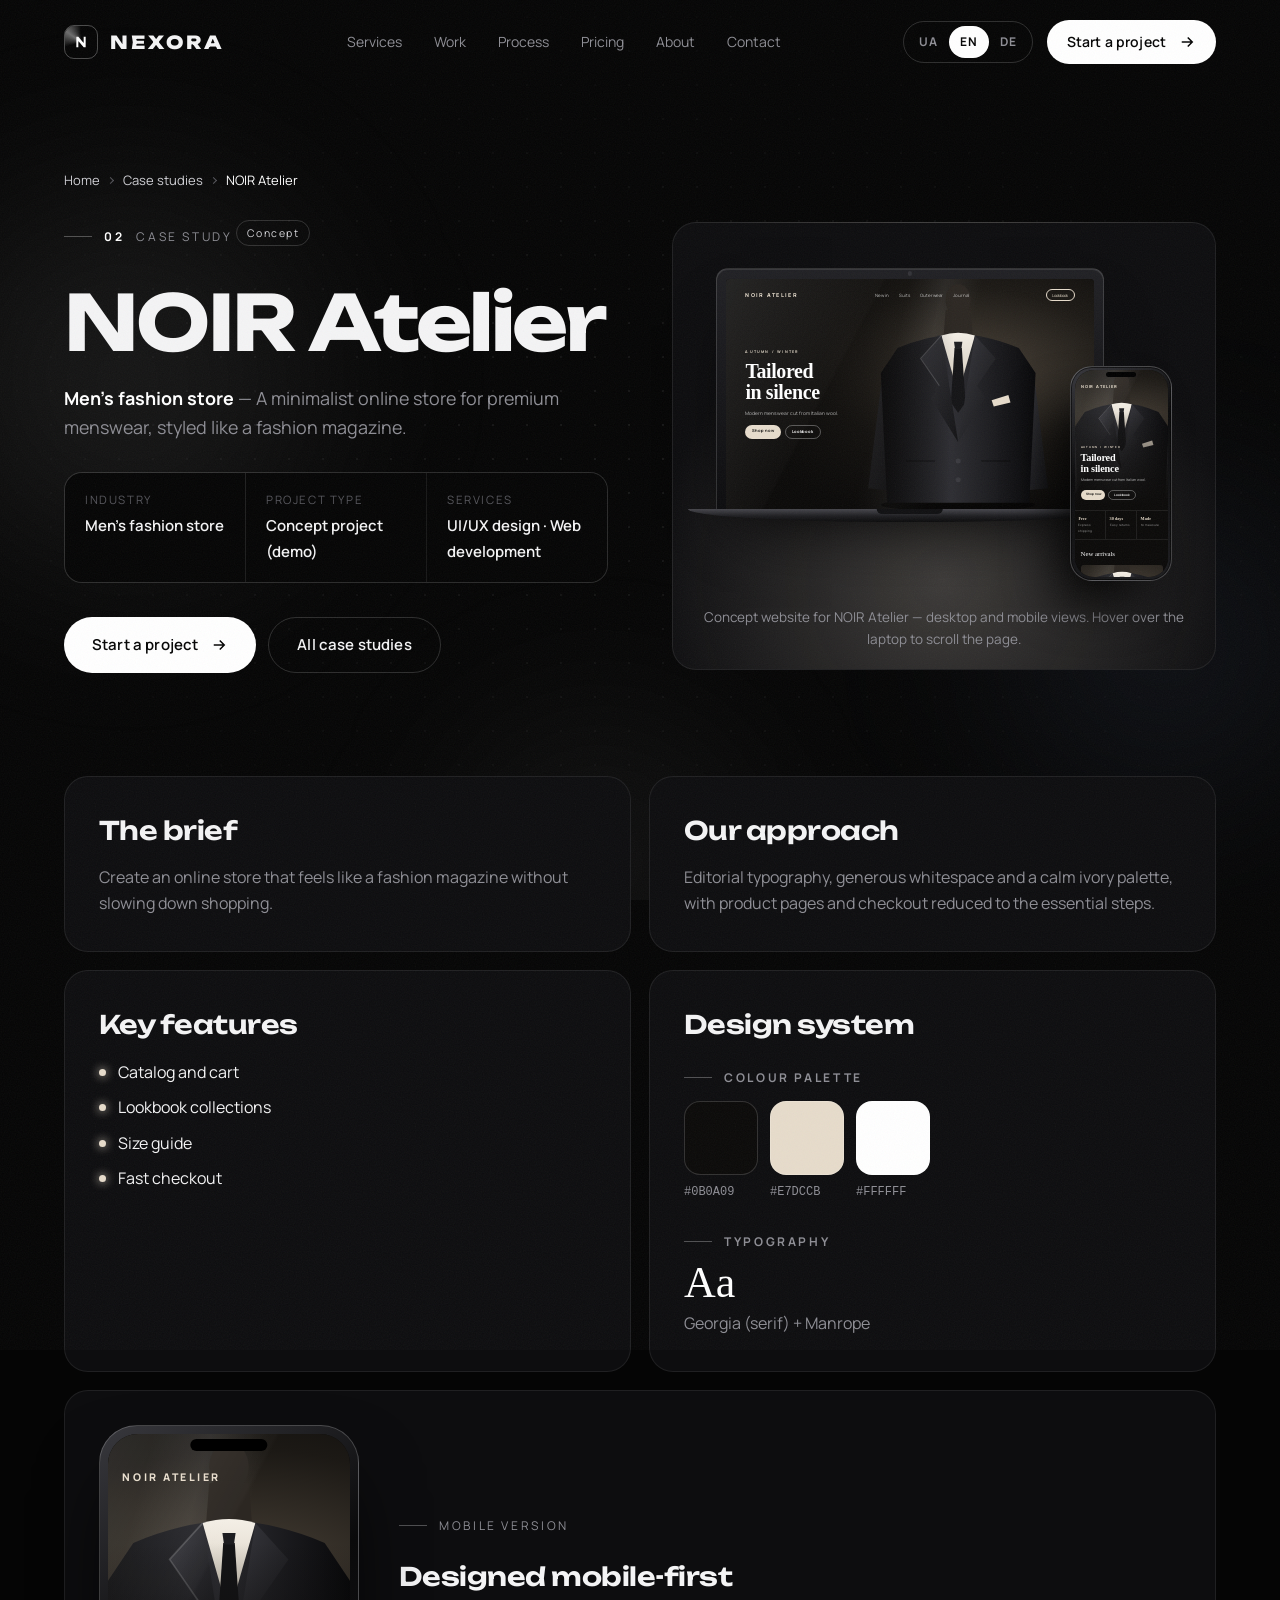
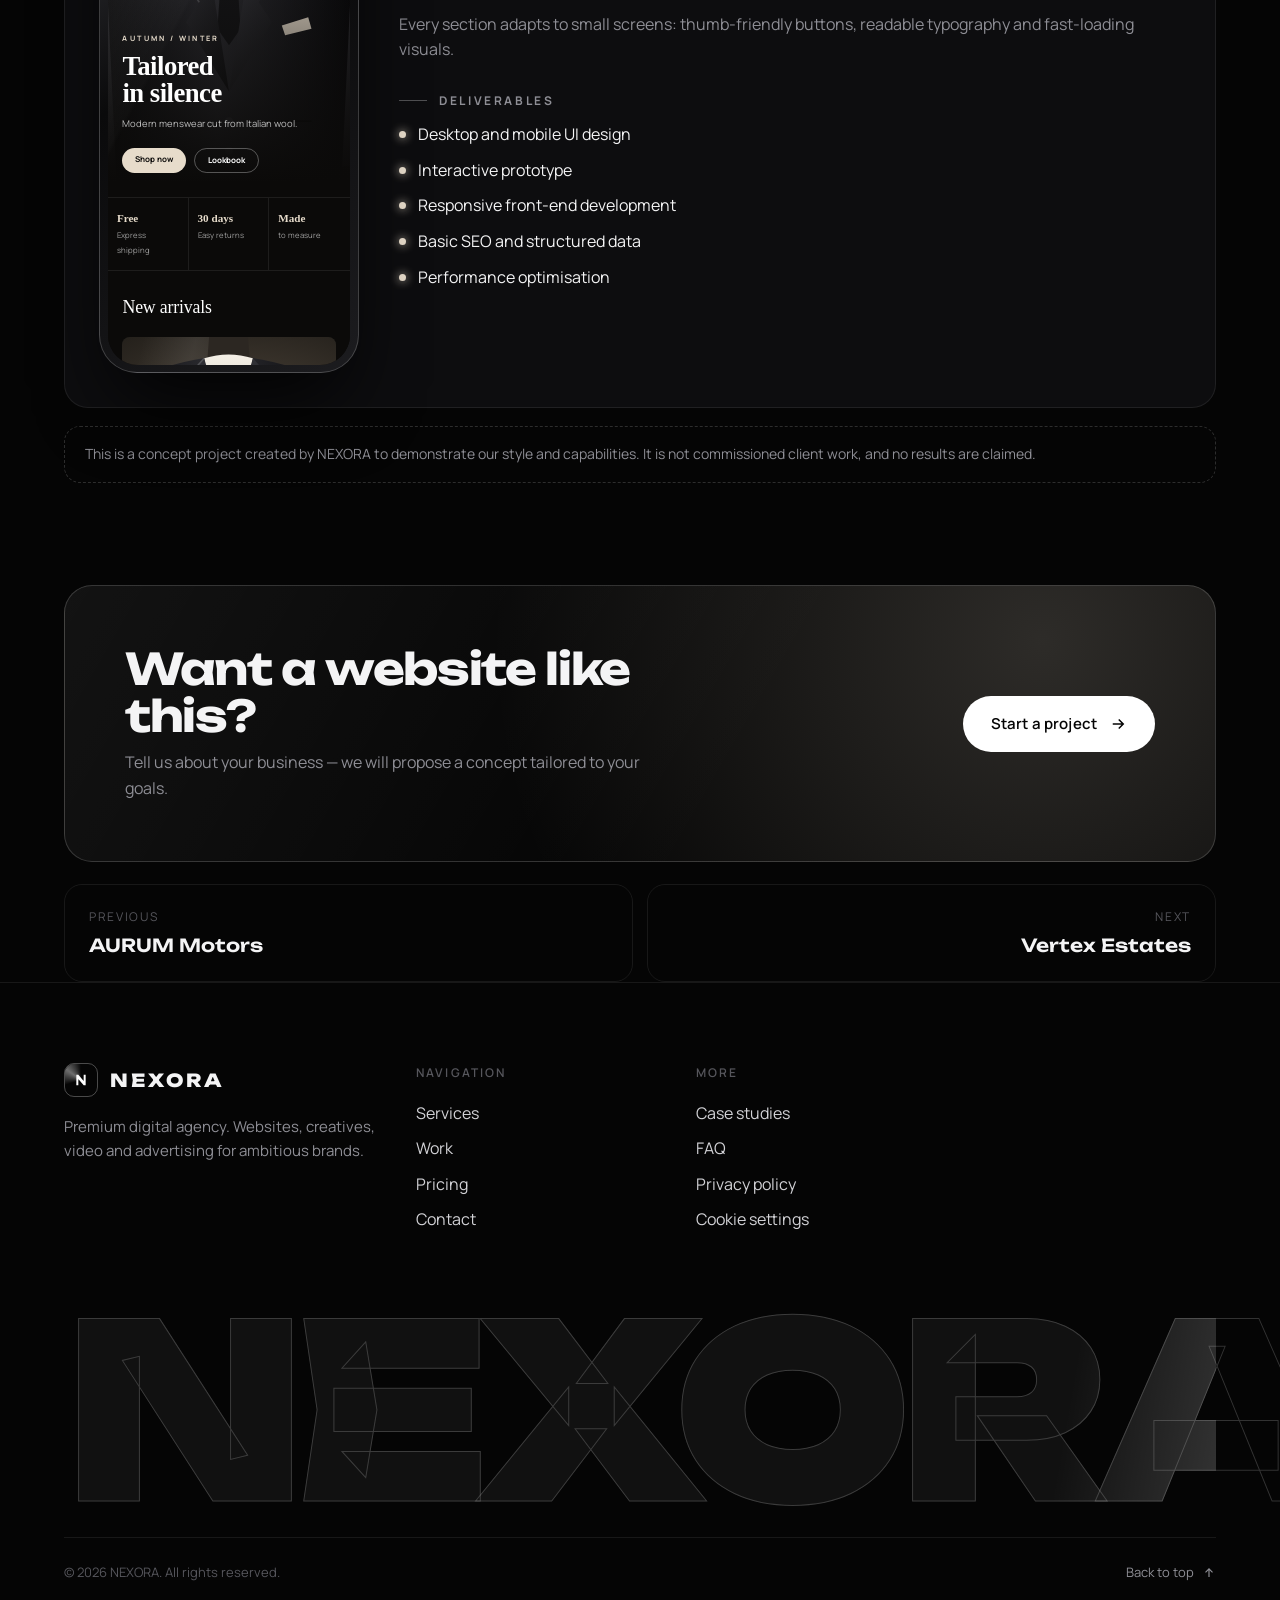
<file: case-studies/noir-atelier.html>
<!DOCTYPE html>
<html lang="en" data-title-key="meta.title" data-desc-key="meta.desc">
<head>
<meta charset="UTF-8">
<meta name="viewport" content="width=device-width, initial-scale=1, viewport-fit=cover">
<title>NOIR Atelier — Men’s fashion store website concept | NEXORA</title>
<meta name="description" content="A minimalist online store for premium menswear, styled like a fashion magazine.">
<meta name="robots" content="index,follow,max-image-preview:large">
<meta name="theme-color" content="#050505">
<link rel="canonical" href="https://YOUR-DOMAIN.com/case-studies/noir-atelier.html">
<link rel="alternate" hreflang="uk" href="https://YOUR-DOMAIN.com/case-studies/noir-atelier.html?lang=uk">
<link rel="alternate" hreflang="en" href="https://YOUR-DOMAIN.com/case-studies/noir-atelier.html?lang=en">
<link rel="alternate" hreflang="de" href="https://YOUR-DOMAIN.com/case-studies/noir-atelier.html?lang=de">
<link rel="alternate" hreflang="x-default" href="https://YOUR-DOMAIN.com/case-studies/noir-atelier.html">
<meta property="og:type" content="website">
<meta property="og:site_name" content="NEXORA">
<meta property="og:url" content="https://YOUR-DOMAIN.com/case-studies/noir-atelier.html">
<meta property="og:title" content="NOIR Atelier — Men’s fashion store website concept | NEXORA">
<meta property="og:description" content="A minimalist online store for premium menswear, styled like a fashion magazine.">
<meta property="og:image" content="https://YOUR-DOMAIN.com/og/case-noir-atelier.jpg">
<meta property="og:image:width" content="1200">
<meta property="og:image:height" content="630">
<meta property="og:image:alt" content="Concept website for NOIR Atelier shown on a laptop and a phone">
<meta property="og:locale" content="en_US">
<meta property="og:locale:alternate" content="uk_UA">
<meta property="og:locale:alternate" content="de_DE">
<meta name="twitter:card" content="summary_large_image">
<meta name="twitter:title" content="NOIR Atelier — Men’s fashion store website concept | NEXORA">
<meta name="twitter:description" content="A minimalist online store for premium menswear, styled like a fashion magazine.">
<meta name="twitter:image" content="https://YOUR-DOMAIN.com/og/case-noir-atelier.jpg">
<link rel="icon" href="data:image/svg+xml,%3Csvg xmlns='http://www.w3.org/2000/svg' viewBox='0 0 64 64'%3E%3Crect width='64' height='64' rx='14' fill='%23050505'/%3E%3Cpath d='M18 46V18h6l16 18V18h6v28h-6L24 28v18z' fill='%23fff'/%3E%3C/svg%3E">
<link rel="preconnect" href="https://fonts.googleapis.com">
<link rel="preconnect" href="https://fonts.gstatic.com" crossorigin>
<link href="https://fonts.googleapis.com/css2?family=Manrope:wght@300;400;500;600;700&family=Unbounded:wght@400;500;700;800;900&display=swap" rel="stylesheet">
<link rel="stylesheet" href="../assets/site.css">
<link rel="stylesheet" href="../assets/mockups.css">
<link rel="stylesheet" href="../assets/pages.css">
<script src="../assets/config.js"></script>
<script src="../assets/consent.js" defer></script>
<script type="application/ld+json">
{
 "@context": "https://schema.org",
 "@graph": [
  {
   "@type": "BreadcrumbList",
   "itemListElement": [
    {
     "@type": "ListItem",
     "position": 1,
     "name": "Home",
     "item": "https://YOUR-DOMAIN.com/"
    },
    {
     "@type": "ListItem",
     "position": 2,
     "name": "Case studies",
     "item": "https://YOUR-DOMAIN.com/case-studies/"
    },
    {
     "@type": "ListItem",
     "position": 3,
     "name": "NOIR Atelier",
     "item": "https://YOUR-DOMAIN.com/case-studies/noir-atelier.html"
    }
   ]
  },
  {
   "@type": "CreativeWork",
   "@id": "https://YOUR-DOMAIN.com/case-studies/noir-atelier.html",
   "name": "NOIR Atelier — website concept",
   "headline": "NOIR Atelier — Men’s fashion store website concept | NEXORA",
   "description": "A minimalist online store for premium menswear, styled like a fashion magazine.",
   "genre": "Website design concept",
   "url": "https://YOUR-DOMAIN.com/case-studies/noir-atelier.html",
   "image": "https://YOUR-DOMAIN.com/og/case-noir-atelier.jpg",
   "inLanguage": [
    "uk",
    "en",
    "de"
   ],
   "creator": {
    "@id": "https://YOUR-DOMAIN.com/#org"
   },
   "isPartOf": {
    "@id": "https://YOUR-DOMAIN.com/case-studies/"
   }
  }
 ]
}
</script>
</head>
<body>
<a class="sr-only" href="#main">Skip to content</a>
<div class="bg-fx" aria-hidden="true"><i class="orb o1"></i><i class="orb o2"></i><i class="orb o3"></i><div class="bg-grid"></div></div>
<div class="progress"></div>
<header class="header" id="header">
  <div class="wrap nav">
    <a href="../" class="logo" aria-label="NEXORA"><span class="logo-mark"><svg viewBox="0 0 24 24" fill="#fff"><path d="M5 20V4h3l8 9.5V4h3v16h-3L8 10.5V20z"/></svg></span>NEXORA</a>
    <ul class="nav-links">
      <li><a href="../#services" data-i18n="nav.services">Services</a></li>
      <li><a href="../#work" data-i18n="nav.work">Work</a></li>
      <li><a href="../#process" data-i18n="nav.process">Process</a></li>
      <li><a href="../#pricing" data-i18n="nav.pricing">Pricing</a></li>
      <li><a href="../#about" data-i18n="nav.about">About</a></li>
      <li><a href="../#contact" data-i18n="nav.contact">Contact</a></li>
    </ul>
    <div class="nav-right">
      <div class="lang-switch" role="group" data-i18n-aria="lang.label" aria-label="Language"></div>
      <a href="../#contact" class="btn btn-primary btn-sm"><span data-i18n="nav.cta">Start a project</span><svg viewBox="0 0 24 24" fill="none" stroke="currentColor" stroke-width="2"><path d="M5 12h14M13 6l6 6-6 6"/></svg></a>
      <button class="burger" id="burger" aria-expanded="false" aria-controls="menu" data-i18n-aria="nav.menu" aria-label="Menu"><span></span><span></span></button>
    </div>
  </div>
</header>
<nav class="menu" id="menu" aria-hidden="true">
  <ol>
    <li><a href="../#services" data-i18n="nav.services">Services</a></li>
    <li><a href="../#work" data-i18n="nav.work">Work</a></li>
    <li><a href="../#process" data-i18n="nav.process">Process</a></li>
    <li><a href="../#pricing" data-i18n="nav.pricing">Pricing</a></li>
    <li><a href="../#about" data-i18n="nav.about">About</a></li>
    <li><a href="../#contact" data-i18n="nav.contact">Contact</a></li>
    <li><a href="../case-studies/" data-i18n="footer.cases">Case studies</a></li>
  </ol>
  <div class="menu-foot">
    <div class="lang-switch" role="group" data-i18n-aria="lang.label" aria-label="Language"></div>
    <a href="../#contact" class="btn btn-primary btn-sm"><span data-i18n="nav.cta">Start a project</span><svg viewBox="0 0 24 24" fill="none" stroke="currentColor" stroke-width="2"><path d="M5 12h14M13 6l6 6-6 6"/></svg></a>
  </div>
</nav>
<main id="main" class="page" style="--a:#e7dccb">
  <section class="wrap">
    <nav class="bc" data-i18n-aria="bc.label" aria-label="Breadcrumb"><ol>
  <li><a href="../" data-i18n="bc.home">Home</a></li>
  <li><a href="./" data-i18n="bc.cases">Case studies</a></li>
  <li><span aria-current="page">NOIR Atelier</span></li>
</ol></nav>
    <div class="case-hero">
      <div>
        <div class="label"><b>02</b><span data-i18n="cs.label">Case study</span></div>
        <span class="badge" data-i18n="work.badge">Concept</span>
        <h1 class="page-h1" style="margin-top:16px">NOIR Atelier</h1>
        <p class="page-lead"><b data-i18n="p.cat" style="color:#fff">Men’s fashion store</b> — <span data-i18n="p.desc">A minimalist online store for premium menswear, styled like a fashion magazine.</span></p>
        <div class="facts">
          <div><small data-i18n="cs.industry">Industry</small><b data-i18n="p.cat">Men’s fashion store</b></div>
          <div><small data-i18n="cs.kind">Project type</small><b data-i18n="cs.kindVal">Concept project (demo)</b></div>
          <div><small data-i18n="cs.services">Services</small><b data-i18n="cs.servicesVal">UI/UX design · Web development</b></div>
        </div>
        <div class="page-actions"><a href="../#contact" class="btn btn-primary"><span data-i18n="cs.ctaBtn">Start a project</span><svg viewBox="0 0 24 24" fill="none" stroke="currentColor" stroke-width="2"><path d="M5 12h14M13 6l6 6-6 6"/></svg></a><a href="./" class="btn btn-ghost"><span data-i18n="cs.all">All case studies</span></a></div>
      </div>
      <figure class="case-fig">
        <div role="img" data-i18n-aria="p.alt" aria-label="Concept website for NOIR Atelier shown on a laptop and a phone"><div class="stage" aria-hidden="true" style="--a:#e7dccb;--mbg:#0b0a09">
    <div class="laptop"><div class="lid"><div class="screen"><div class="site" style="--fh:Georgia,'Times New Roman',serif">
    <div class="s-nav"><span class="s-logo">NOIR ATELIER</span><span class="s-links"><i>New in</i><i>Suits</i><i>Outerwear</i><i>Journal</i></span><span class="s-cta">Lookbook</span></div>
    <div class="s-hero"><svg class="scene" viewBox="0 0 400 220" preserveAspectRatio="xMidYMid slice" aria-hidden="true"><defs>
  <radialGradient id="s75_a" cx="64%" cy="40%" r="65%"><stop offset="0" stop-color="#4a4238"/><stop offset=".55" stop-color="#1c1915"/><stop offset="1" stop-color="#090807"/></radialGradient>
  <linearGradient id="s75_b" x1="0" y1="0" x2="1" y2="0"><stop offset="0" stop-color="#0b0b0d"/><stop offset=".45" stop-color="#2e2e33"/><stop offset=".6" stop-color="#232327"/><stop offset="1" stop-color="#08080a"/></linearGradient>
  <linearGradient id="s75_c" x1="0" y1="0" x2="1" y2="1"><stop offset="0" stop-color="#3a3a40"/><stop offset="1" stop-color="#121214"/></linearGradient>
  <linearGradient id="s75_d" x1="0" y1="0" x2="0" y2="1"><stop offset="0" stop-color="#f4efe6"/><stop offset="1" stop-color="#cfc6b6"/></linearGradient>
  <linearGradient id="s75_e" x1="0" y1="0" x2="1" y2="0"><stop offset="0" stop-color="#fff" stop-opacity="0"/><stop offset=".5" stop-color="#fff" stop-opacity=".08"/><stop offset="1" stop-color="#fff" stop-opacity="0"/></linearGradient></defs>
  <rect width="400" height="220" fill="url(#s75_a)"/><rect x="200" y="-10" width="70" height="240" fill="url(#s75_e)" transform="skewX(-14)"/>
  <g transform="translate(46 4)"><ellipse cx="200" cy="212" rx="74" ry="6" fill="#000" opacity=".6"/>
   <ellipse cx="200" cy="16" rx="12" ry="15" fill="#2c2722"/><path d="M188 26Q200 22 212 26L214 52Q200 46 186 52Z" fill="#2c2722"/>
   <path d="M128 84L114 196L134 198L142 104Z" fill="url(#s75_c)"/><path d="M272 84L286 196L266 198L258 104Z" fill="url(#s75_c)"/>
   <path d="M142 62Q170 50 200 48Q230 50 258 62L274 86L268 210H132L126 86Z" fill="url(#s75_b)"/>
   <path d="M184 50L200 106L216 50Q200 45 184 50Z" fill="url(#s75_d)"/><path d="M196.5 62H203.5L207 114L200 124L193 114Z" fill="#141416"/><path d="M196 56h8l-1 7h-6z" fill="#1d1d20"/>
   <path d="M184 50L164 72L182 98L174 110L200 152Z" fill="url(#s75_c)"/><path d="M216 50L236 72L218 98L226 110L200 152Z" fill="url(#s75_c)"/>
   <path d="M184 50L164 72L182 98" stroke="#fff" stroke-opacity=".18" fill="none"/><path d="M232 112l16-5 2 7-16 4z" fill="#e7dccb"/>
   <path d="M150 170h28M222 170h28" stroke="#000" stroke-opacity=".55"/><circle cx="200" cy="170" r="2.4" fill="#3a3a3f"/><circle cx="200" cy="188" r="2.4" fill="#3a3a3f"/></g></svg><div class="s-copy"><div class="s-kick">AUTUMN / WINTER</div><div class="s-h">Tailored<br>in silence</div><div class="s-p">Modern menswear cut from Italian wool.</div>
      <div class="s-btns"><span class="s-btn">Shop now</span><span class="s-btn o">Lookbook</span></div></div></div>
    <div class="s-feats"><div><b>Free</b><span>Express shipping</span></div><div><b>30 days</b><span>Easy returns</span></div><div><b>Made</b><span>to measure</span></div></div>
    <div class="s-sec"><div class="s-title">New arrivals</div><div class="s-cards"><div class="s-card"><div class="ph"><svg class="" viewBox="176 40 140 105" preserveAspectRatio="xMidYMid slice" aria-hidden="true"><defs>
  <radialGradient id="s76_a" cx="64%" cy="40%" r="65%"><stop offset="0" stop-color="#4a4238"/><stop offset=".55" stop-color="#1c1915"/><stop offset="1" stop-color="#090807"/></radialGradient>
  <linearGradient id="s76_b" x1="0" y1="0" x2="1" y2="0"><stop offset="0" stop-color="#0b0b0d"/><stop offset=".45" stop-color="#2e2e33"/><stop offset=".6" stop-color="#232327"/><stop offset="1" stop-color="#08080a"/></linearGradient>
  <linearGradient id="s76_c" x1="0" y1="0" x2="1" y2="1"><stop offset="0" stop-color="#3a3a40"/><stop offset="1" stop-color="#121214"/></linearGradient>
  <linearGradient id="s76_d" x1="0" y1="0" x2="0" y2="1"><stop offset="0" stop-color="#f4efe6"/><stop offset="1" stop-color="#cfc6b6"/></linearGradient>
  <linearGradient id="s76_e" x1="0" y1="0" x2="1" y2="0"><stop offset="0" stop-color="#fff" stop-opacity="0"/><stop offset=".5" stop-color="#fff" stop-opacity=".08"/><stop offset="1" stop-color="#fff" stop-opacity="0"/></linearGradient></defs>
  <rect width="400" height="220" fill="url(#s76_a)"/><rect x="200" y="-10" width="70" height="240" fill="url(#s76_e)" transform="skewX(-14)"/>
  <g transform="translate(46 4)"><ellipse cx="200" cy="212" rx="74" ry="6" fill="#000" opacity=".6"/>
   <ellipse cx="200" cy="16" rx="12" ry="15" fill="#2c2722"/><path d="M188 26Q200 22 212 26L214 52Q200 46 186 52Z" fill="#2c2722"/>
   <path d="M128 84L114 196L134 198L142 104Z" fill="url(#s76_c)"/><path d="M272 84L286 196L266 198L258 104Z" fill="url(#s76_c)"/>
   <path d="M142 62Q170 50 200 48Q230 50 258 62L274 86L268 210H132L126 86Z" fill="url(#s76_b)"/>
   <path d="M184 50L200 106L216 50Q200 45 184 50Z" fill="url(#s76_d)"/><path d="M196.5 62H203.5L207 114L200 124L193 114Z" fill="#141416"/><path d="M196 56h8l-1 7h-6z" fill="#1d1d20"/>
   <path d="M184 50L164 72L182 98L174 110L200 152Z" fill="url(#s76_c)"/><path d="M216 50L236 72L218 98L226 110L200 152Z" fill="url(#s76_c)"/>
   <path d="M184 50L164 72L182 98" stroke="#fff" stroke-opacity=".18" fill="none"/><path d="M232 112l16-5 2 7-16 4z" fill="#e7dccb"/>
   <path d="M150 170h28M222 170h28" stroke="#000" stroke-opacity=".55"/><circle cx="200" cy="170" r="2.4" fill="#3a3a3f"/><circle cx="200" cy="188" r="2.4" fill="#3a3a3f"/></g></svg></div><b>Wool overcoat</b><span>€690</span></div><div class="s-card"><div class="ph"><svg class="" viewBox="214 84 110 82" preserveAspectRatio="xMidYMid slice" aria-hidden="true"><defs>
  <radialGradient id="s77_a" cx="64%" cy="40%" r="65%"><stop offset="0" stop-color="#4a4238"/><stop offset=".55" stop-color="#1c1915"/><stop offset="1" stop-color="#090807"/></radialGradient>
  <linearGradient id="s77_b" x1="0" y1="0" x2="1" y2="0"><stop offset="0" stop-color="#0b0b0d"/><stop offset=".45" stop-color="#2e2e33"/><stop offset=".6" stop-color="#232327"/><stop offset="1" stop-color="#08080a"/></linearGradient>
  <linearGradient id="s77_c" x1="0" y1="0" x2="1" y2="1"><stop offset="0" stop-color="#3a3a40"/><stop offset="1" stop-color="#121214"/></linearGradient>
  <linearGradient id="s77_d" x1="0" y1="0" x2="0" y2="1"><stop offset="0" stop-color="#f4efe6"/><stop offset="1" stop-color="#cfc6b6"/></linearGradient>
  <linearGradient id="s77_e" x1="0" y1="0" x2="1" y2="0"><stop offset="0" stop-color="#fff" stop-opacity="0"/><stop offset=".5" stop-color="#fff" stop-opacity=".08"/><stop offset="1" stop-color="#fff" stop-opacity="0"/></linearGradient></defs>
  <rect width="400" height="220" fill="url(#s77_a)"/><rect x="200" y="-10" width="70" height="240" fill="url(#s77_e)" transform="skewX(-14)"/>
  <g transform="translate(46 4)"><ellipse cx="200" cy="212" rx="74" ry="6" fill="#000" opacity=".6"/>
   <ellipse cx="200" cy="16" rx="12" ry="15" fill="#2c2722"/><path d="M188 26Q200 22 212 26L214 52Q200 46 186 52Z" fill="#2c2722"/>
   <path d="M128 84L114 196L134 198L142 104Z" fill="url(#s77_c)"/><path d="M272 84L286 196L266 198L258 104Z" fill="url(#s77_c)"/>
   <path d="M142 62Q170 50 200 48Q230 50 258 62L274 86L268 210H132L126 86Z" fill="url(#s77_b)"/>
   <path d="M184 50L200 106L216 50Q200 45 184 50Z" fill="url(#s77_d)"/><path d="M196.5 62H203.5L207 114L200 124L193 114Z" fill="#141416"/><path d="M196 56h8l-1 7h-6z" fill="#1d1d20"/>
   <path d="M184 50L164 72L182 98L174 110L200 152Z" fill="url(#s77_c)"/><path d="M216 50L236 72L218 98L226 110L200 152Z" fill="url(#s77_c)"/>
   <path d="M184 50L164 72L182 98" stroke="#fff" stroke-opacity=".18" fill="none"/><path d="M232 112l16-5 2 7-16 4z" fill="#e7dccb"/>
   <path d="M150 170h28M222 170h28" stroke="#000" stroke-opacity=".55"/><circle cx="200" cy="170" r="2.4" fill="#3a3a3f"/><circle cx="200" cy="188" r="2.4" fill="#3a3a3f"/></g></svg></div><b>Merino knit</b><span>€220</span></div><div class="s-card"><div class="ph"><svg class="" viewBox="160 100 160 120" preserveAspectRatio="xMidYMid slice" aria-hidden="true"><defs>
  <radialGradient id="s78_a" cx="64%" cy="40%" r="65%"><stop offset="0" stop-color="#4a4238"/><stop offset=".55" stop-color="#1c1915"/><stop offset="1" stop-color="#090807"/></radialGradient>
  <linearGradient id="s78_b" x1="0" y1="0" x2="1" y2="0"><stop offset="0" stop-color="#0b0b0d"/><stop offset=".45" stop-color="#2e2e33"/><stop offset=".6" stop-color="#232327"/><stop offset="1" stop-color="#08080a"/></linearGradient>
  <linearGradient id="s78_c" x1="0" y1="0" x2="1" y2="1"><stop offset="0" stop-color="#3a3a40"/><stop offset="1" stop-color="#121214"/></linearGradient>
  <linearGradient id="s78_d" x1="0" y1="0" x2="0" y2="1"><stop offset="0" stop-color="#f4efe6"/><stop offset="1" stop-color="#cfc6b6"/></linearGradient>
  <linearGradient id="s78_e" x1="0" y1="0" x2="1" y2="0"><stop offset="0" stop-color="#fff" stop-opacity="0"/><stop offset=".5" stop-color="#fff" stop-opacity=".08"/><stop offset="1" stop-color="#fff" stop-opacity="0"/></linearGradient></defs>
  <rect width="400" height="220" fill="url(#s78_a)"/><rect x="200" y="-10" width="70" height="240" fill="url(#s78_e)" transform="skewX(-14)"/>
  <g transform="translate(46 4)"><ellipse cx="200" cy="212" rx="74" ry="6" fill="#000" opacity=".6"/>
   <ellipse cx="200" cy="16" rx="12" ry="15" fill="#2c2722"/><path d="M188 26Q200 22 212 26L214 52Q200 46 186 52Z" fill="#2c2722"/>
   <path d="M128 84L114 196L134 198L142 104Z" fill="url(#s78_c)"/><path d="M272 84L286 196L266 198L258 104Z" fill="url(#s78_c)"/>
   <path d="M142 62Q170 50 200 48Q230 50 258 62L274 86L268 210H132L126 86Z" fill="url(#s78_b)"/>
   <path d="M184 50L200 106L216 50Q200 45 184 50Z" fill="url(#s78_d)"/><path d="M196.5 62H203.5L207 114L200 124L193 114Z" fill="#141416"/><path d="M196 56h8l-1 7h-6z" fill="#1d1d20"/>
   <path d="M184 50L164 72L182 98L174 110L200 152Z" fill="url(#s78_c)"/><path d="M216 50L236 72L218 98L226 110L200 152Z" fill="url(#s78_c)"/>
   <path d="M184 50L164 72L182 98" stroke="#fff" stroke-opacity=".18" fill="none"/><path d="M232 112l16-5 2 7-16 4z" fill="#e7dccb"/>
   <path d="M150 170h28M222 170h28" stroke="#000" stroke-opacity=".55"/><circle cx="200" cy="170" r="2.4" fill="#3a3a3f"/><circle cx="200" cy="188" r="2.4" fill="#3a3a3f"/></g></svg></div><b>Tailored blazer</b><span>€540</span></div></div></div>
    <div class="s-band"><svg class="scene" viewBox="0 70 400 90" preserveAspectRatio="xMidYMid slice" aria-hidden="true"><defs>
  <radialGradient id="s79_a" cx="64%" cy="40%" r="65%"><stop offset="0" stop-color="#4a4238"/><stop offset=".55" stop-color="#1c1915"/><stop offset="1" stop-color="#090807"/></radialGradient>
  <linearGradient id="s79_b" x1="0" y1="0" x2="1" y2="0"><stop offset="0" stop-color="#0b0b0d"/><stop offset=".45" stop-color="#2e2e33"/><stop offset=".6" stop-color="#232327"/><stop offset="1" stop-color="#08080a"/></linearGradient>
  <linearGradient id="s79_c" x1="0" y1="0" x2="1" y2="1"><stop offset="0" stop-color="#3a3a40"/><stop offset="1" stop-color="#121214"/></linearGradient>
  <linearGradient id="s79_d" x1="0" y1="0" x2="0" y2="1"><stop offset="0" stop-color="#f4efe6"/><stop offset="1" stop-color="#cfc6b6"/></linearGradient>
  <linearGradient id="s79_e" x1="0" y1="0" x2="1" y2="0"><stop offset="0" stop-color="#fff" stop-opacity="0"/><stop offset=".5" stop-color="#fff" stop-opacity=".08"/><stop offset="1" stop-color="#fff" stop-opacity="0"/></linearGradient></defs>
  <rect width="400" height="220" fill="url(#s79_a)"/><rect x="200" y="-10" width="70" height="240" fill="url(#s79_e)" transform="skewX(-14)"/>
  <g transform="translate(46 4)"><ellipse cx="200" cy="212" rx="74" ry="6" fill="#000" opacity=".6"/>
   <ellipse cx="200" cy="16" rx="12" ry="15" fill="#2c2722"/><path d="M188 26Q200 22 212 26L214 52Q200 46 186 52Z" fill="#2c2722"/>
   <path d="M128 84L114 196L134 198L142 104Z" fill="url(#s79_c)"/><path d="M272 84L286 196L266 198L258 104Z" fill="url(#s79_c)"/>
   <path d="M142 62Q170 50 200 48Q230 50 258 62L274 86L268 210H132L126 86Z" fill="url(#s79_b)"/>
   <path d="M184 50L200 106L216 50Q200 45 184 50Z" fill="url(#s79_d)"/><path d="M196.5 62H203.5L207 114L200 124L193 114Z" fill="#141416"/><path d="M196 56h8l-1 7h-6z" fill="#1d1d20"/>
   <path d="M184 50L164 72L182 98L174 110L200 152Z" fill="url(#s79_c)"/><path d="M216 50L236 72L218 98L226 110L200 152Z" fill="url(#s79_c)"/>
   <path d="M184 50L164 72L182 98" stroke="#fff" stroke-opacity=".18" fill="none"/><path d="M232 112l16-5 2 7-16 4z" fill="#e7dccb"/>
   <path d="M150 170h28M222 170h28" stroke="#000" stroke-opacity=".55"/><circle cx="200" cy="170" r="2.4" fill="#3a3a3f"/><circle cx="200" cy="188" r="2.4" fill="#3a3a3f"/></g></svg><div class="s-band-t">The Lookbook</div></div>
    <div class="s-foot"><span>© NOIR Atelier</span><span>Instagram · Contact</span></div>
  </div></div></div><div class="base"></div></div>
    <div class="phone"><div class="screen"><div class="site" style="--fh:Georgia,'Times New Roman',serif">
    <div class="s-nav"><span class="s-logo">NOIR ATELIER</span><span class="s-links"><i>New in</i><i>Suits</i><i>Outerwear</i><i>Journal</i></span><span class="s-cta">Lookbook</span></div>
    <div class="s-hero"><svg class="scene" viewBox="171 0 150 220" preserveAspectRatio="xMidYMid slice" aria-hidden="true"><defs>
  <radialGradient id="s80_a" cx="64%" cy="40%" r="65%"><stop offset="0" stop-color="#4a4238"/><stop offset=".55" stop-color="#1c1915"/><stop offset="1" stop-color="#090807"/></radialGradient>
  <linearGradient id="s80_b" x1="0" y1="0" x2="1" y2="0"><stop offset="0" stop-color="#0b0b0d"/><stop offset=".45" stop-color="#2e2e33"/><stop offset=".6" stop-color="#232327"/><stop offset="1" stop-color="#08080a"/></linearGradient>
  <linearGradient id="s80_c" x1="0" y1="0" x2="1" y2="1"><stop offset="0" stop-color="#3a3a40"/><stop offset="1" stop-color="#121214"/></linearGradient>
  <linearGradient id="s80_d" x1="0" y1="0" x2="0" y2="1"><stop offset="0" stop-color="#f4efe6"/><stop offset="1" stop-color="#cfc6b6"/></linearGradient>
  <linearGradient id="s80_e" x1="0" y1="0" x2="1" y2="0"><stop offset="0" stop-color="#fff" stop-opacity="0"/><stop offset=".5" stop-color="#fff" stop-opacity=".08"/><stop offset="1" stop-color="#fff" stop-opacity="0"/></linearGradient></defs>
  <rect width="400" height="220" fill="url(#s80_a)"/><rect x="200" y="-10" width="70" height="240" fill="url(#s80_e)" transform="skewX(-14)"/>
  <g transform="translate(46 4)"><ellipse cx="200" cy="212" rx="74" ry="6" fill="#000" opacity=".6"/>
   <ellipse cx="200" cy="16" rx="12" ry="15" fill="#2c2722"/><path d="M188 26Q200 22 212 26L214 52Q200 46 186 52Z" fill="#2c2722"/>
   <path d="M128 84L114 196L134 198L142 104Z" fill="url(#s80_c)"/><path d="M272 84L286 196L266 198L258 104Z" fill="url(#s80_c)"/>
   <path d="M142 62Q170 50 200 48Q230 50 258 62L274 86L268 210H132L126 86Z" fill="url(#s80_b)"/>
   <path d="M184 50L200 106L216 50Q200 45 184 50Z" fill="url(#s80_d)"/><path d="M196.5 62H203.5L207 114L200 124L193 114Z" fill="#141416"/><path d="M196 56h8l-1 7h-6z" fill="#1d1d20"/>
   <path d="M184 50L164 72L182 98L174 110L200 152Z" fill="url(#s80_c)"/><path d="M216 50L236 72L218 98L226 110L200 152Z" fill="url(#s80_c)"/>
   <path d="M184 50L164 72L182 98" stroke="#fff" stroke-opacity=".18" fill="none"/><path d="M232 112l16-5 2 7-16 4z" fill="#e7dccb"/>
   <path d="M150 170h28M222 170h28" stroke="#000" stroke-opacity=".55"/><circle cx="200" cy="170" r="2.4" fill="#3a3a3f"/><circle cx="200" cy="188" r="2.4" fill="#3a3a3f"/></g></svg><div class="s-copy"><div class="s-kick">AUTUMN / WINTER</div><div class="s-h">Tailored<br>in silence</div><div class="s-p">Modern menswear cut from Italian wool.</div>
      <div class="s-btns"><span class="s-btn">Shop now</span><span class="s-btn o">Lookbook</span></div></div></div>
    <div class="s-feats"><div><b>Free</b><span>Express shipping</span></div><div><b>30 days</b><span>Easy returns</span></div><div><b>Made</b><span>to measure</span></div></div>
    <div class="s-sec"><div class="s-title">New arrivals</div><div class="s-cards"><div class="s-card"><div class="ph"><svg class="" viewBox="176 40 140 105" preserveAspectRatio="xMidYMid slice" aria-hidden="true"><defs>
  <radialGradient id="s81_a" cx="64%" cy="40%" r="65%"><stop offset="0" stop-color="#4a4238"/><stop offset=".55" stop-color="#1c1915"/><stop offset="1" stop-color="#090807"/></radialGradient>
  <linearGradient id="s81_b" x1="0" y1="0" x2="1" y2="0"><stop offset="0" stop-color="#0b0b0d"/><stop offset=".45" stop-color="#2e2e33"/><stop offset=".6" stop-color="#232327"/><stop offset="1" stop-color="#08080a"/></linearGradient>
  <linearGradient id="s81_c" x1="0" y1="0" x2="1" y2="1"><stop offset="0" stop-color="#3a3a40"/><stop offset="1" stop-color="#121214"/></linearGradient>
  <linearGradient id="s81_d" x1="0" y1="0" x2="0" y2="1"><stop offset="0" stop-color="#f4efe6"/><stop offset="1" stop-color="#cfc6b6"/></linearGradient>
  <linearGradient id="s81_e" x1="0" y1="0" x2="1" y2="0"><stop offset="0" stop-color="#fff" stop-opacity="0"/><stop offset=".5" stop-color="#fff" stop-opacity=".08"/><stop offset="1" stop-color="#fff" stop-opacity="0"/></linearGradient></defs>
  <rect width="400" height="220" fill="url(#s81_a)"/><rect x="200" y="-10" width="70" height="240" fill="url(#s81_e)" transform="skewX(-14)"/>
  <g transform="translate(46 4)"><ellipse cx="200" cy="212" rx="74" ry="6" fill="#000" opacity=".6"/>
   <ellipse cx="200" cy="16" rx="12" ry="15" fill="#2c2722"/><path d="M188 26Q200 22 212 26L214 52Q200 46 186 52Z" fill="#2c2722"/>
   <path d="M128 84L114 196L134 198L142 104Z" fill="url(#s81_c)"/><path d="M272 84L286 196L266 198L258 104Z" fill="url(#s81_c)"/>
   <path d="M142 62Q170 50 200 48Q230 50 258 62L274 86L268 210H132L126 86Z" fill="url(#s81_b)"/>
   <path d="M184 50L200 106L216 50Q200 45 184 50Z" fill="url(#s81_d)"/><path d="M196.5 62H203.5L207 114L200 124L193 114Z" fill="#141416"/><path d="M196 56h8l-1 7h-6z" fill="#1d1d20"/>
   <path d="M184 50L164 72L182 98L174 110L200 152Z" fill="url(#s81_c)"/><path d="M216 50L236 72L218 98L226 110L200 152Z" fill="url(#s81_c)"/>
   <path d="M184 50L164 72L182 98" stroke="#fff" stroke-opacity=".18" fill="none"/><path d="M232 112l16-5 2 7-16 4z" fill="#e7dccb"/>
   <path d="M150 170h28M222 170h28" stroke="#000" stroke-opacity=".55"/><circle cx="200" cy="170" r="2.4" fill="#3a3a3f"/><circle cx="200" cy="188" r="2.4" fill="#3a3a3f"/></g></svg></div><b>Wool overcoat</b><span>€690</span></div><div class="s-card"><div class="ph"><svg class="" viewBox="214 84 110 82" preserveAspectRatio="xMidYMid slice" aria-hidden="true"><defs>
  <radialGradient id="s82_a" cx="64%" cy="40%" r="65%"><stop offset="0" stop-color="#4a4238"/><stop offset=".55" stop-color="#1c1915"/><stop offset="1" stop-color="#090807"/></radialGradient>
  <linearGradient id="s82_b" x1="0" y1="0" x2="1" y2="0"><stop offset="0" stop-color="#0b0b0d"/><stop offset=".45" stop-color="#2e2e33"/><stop offset=".6" stop-color="#232327"/><stop offset="1" stop-color="#08080a"/></linearGradient>
  <linearGradient id="s82_c" x1="0" y1="0" x2="1" y2="1"><stop offset="0" stop-color="#3a3a40"/><stop offset="1" stop-color="#121214"/></linearGradient>
  <linearGradient id="s82_d" x1="0" y1="0" x2="0" y2="1"><stop offset="0" stop-color="#f4efe6"/><stop offset="1" stop-color="#cfc6b6"/></linearGradient>
  <linearGradient id="s82_e" x1="0" y1="0" x2="1" y2="0"><stop offset="0" stop-color="#fff" stop-opacity="0"/><stop offset=".5" stop-color="#fff" stop-opacity=".08"/><stop offset="1" stop-color="#fff" stop-opacity="0"/></linearGradient></defs>
  <rect width="400" height="220" fill="url(#s82_a)"/><rect x="200" y="-10" width="70" height="240" fill="url(#s82_e)" transform="skewX(-14)"/>
  <g transform="translate(46 4)"><ellipse cx="200" cy="212" rx="74" ry="6" fill="#000" opacity=".6"/>
   <ellipse cx="200" cy="16" rx="12" ry="15" fill="#2c2722"/><path d="M188 26Q200 22 212 26L214 52Q200 46 186 52Z" fill="#2c2722"/>
   <path d="M128 84L114 196L134 198L142 104Z" fill="url(#s82_c)"/><path d="M272 84L286 196L266 198L258 104Z" fill="url(#s82_c)"/>
   <path d="M142 62Q170 50 200 48Q230 50 258 62L274 86L268 210H132L126 86Z" fill="url(#s82_b)"/>
   <path d="M184 50L200 106L216 50Q200 45 184 50Z" fill="url(#s82_d)"/><path d="M196.5 62H203.5L207 114L200 124L193 114Z" fill="#141416"/><path d="M196 56h8l-1 7h-6z" fill="#1d1d20"/>
   <path d="M184 50L164 72L182 98L174 110L200 152Z" fill="url(#s82_c)"/><path d="M216 50L236 72L218 98L226 110L200 152Z" fill="url(#s82_c)"/>
   <path d="M184 50L164 72L182 98" stroke="#fff" stroke-opacity=".18" fill="none"/><path d="M232 112l16-5 2 7-16 4z" fill="#e7dccb"/>
   <path d="M150 170h28M222 170h28" stroke="#000" stroke-opacity=".55"/><circle cx="200" cy="170" r="2.4" fill="#3a3a3f"/><circle cx="200" cy="188" r="2.4" fill="#3a3a3f"/></g></svg></div><b>Merino knit</b><span>€220</span></div><div class="s-card"><div class="ph"><svg class="" viewBox="160 100 160 120" preserveAspectRatio="xMidYMid slice" aria-hidden="true"><defs>
  <radialGradient id="s83_a" cx="64%" cy="40%" r="65%"><stop offset="0" stop-color="#4a4238"/><stop offset=".55" stop-color="#1c1915"/><stop offset="1" stop-color="#090807"/></radialGradient>
  <linearGradient id="s83_b" x1="0" y1="0" x2="1" y2="0"><stop offset="0" stop-color="#0b0b0d"/><stop offset=".45" stop-color="#2e2e33"/><stop offset=".6" stop-color="#232327"/><stop offset="1" stop-color="#08080a"/></linearGradient>
  <linearGradient id="s83_c" x1="0" y1="0" x2="1" y2="1"><stop offset="0" stop-color="#3a3a40"/><stop offset="1" stop-color="#121214"/></linearGradient>
  <linearGradient id="s83_d" x1="0" y1="0" x2="0" y2="1"><stop offset="0" stop-color="#f4efe6"/><stop offset="1" stop-color="#cfc6b6"/></linearGradient>
  <linearGradient id="s83_e" x1="0" y1="0" x2="1" y2="0"><stop offset="0" stop-color="#fff" stop-opacity="0"/><stop offset=".5" stop-color="#fff" stop-opacity=".08"/><stop offset="1" stop-color="#fff" stop-opacity="0"/></linearGradient></defs>
  <rect width="400" height="220" fill="url(#s83_a)"/><rect x="200" y="-10" width="70" height="240" fill="url(#s83_e)" transform="skewX(-14)"/>
  <g transform="translate(46 4)"><ellipse cx="200" cy="212" rx="74" ry="6" fill="#000" opacity=".6"/>
   <ellipse cx="200" cy="16" rx="12" ry="15" fill="#2c2722"/><path d="M188 26Q200 22 212 26L214 52Q200 46 186 52Z" fill="#2c2722"/>
   <path d="M128 84L114 196L134 198L142 104Z" fill="url(#s83_c)"/><path d="M272 84L286 196L266 198L258 104Z" fill="url(#s83_c)"/>
   <path d="M142 62Q170 50 200 48Q230 50 258 62L274 86L268 210H132L126 86Z" fill="url(#s83_b)"/>
   <path d="M184 50L200 106L216 50Q200 45 184 50Z" fill="url(#s83_d)"/><path d="M196.5 62H203.5L207 114L200 124L193 114Z" fill="#141416"/><path d="M196 56h8l-1 7h-6z" fill="#1d1d20"/>
   <path d="M184 50L164 72L182 98L174 110L200 152Z" fill="url(#s83_c)"/><path d="M216 50L236 72L218 98L226 110L200 152Z" fill="url(#s83_c)"/>
   <path d="M184 50L164 72L182 98" stroke="#fff" stroke-opacity=".18" fill="none"/><path d="M232 112l16-5 2 7-16 4z" fill="#e7dccb"/>
   <path d="M150 170h28M222 170h28" stroke="#000" stroke-opacity=".55"/><circle cx="200" cy="170" r="2.4" fill="#3a3a3f"/><circle cx="200" cy="188" r="2.4" fill="#3a3a3f"/></g></svg></div><b>Tailored blazer</b><span>€540</span></div></div></div>
    <div class="s-band"><svg class="scene" viewBox="0 70 400 90" preserveAspectRatio="xMidYMid slice" aria-hidden="true"><defs>
  <radialGradient id="s84_a" cx="64%" cy="40%" r="65%"><stop offset="0" stop-color="#4a4238"/><stop offset=".55" stop-color="#1c1915"/><stop offset="1" stop-color="#090807"/></radialGradient>
  <linearGradient id="s84_b" x1="0" y1="0" x2="1" y2="0"><stop offset="0" stop-color="#0b0b0d"/><stop offset=".45" stop-color="#2e2e33"/><stop offset=".6" stop-color="#232327"/><stop offset="1" stop-color="#08080a"/></linearGradient>
  <linearGradient id="s84_c" x1="0" y1="0" x2="1" y2="1"><stop offset="0" stop-color="#3a3a40"/><stop offset="1" stop-color="#121214"/></linearGradient>
  <linearGradient id="s84_d" x1="0" y1="0" x2="0" y2="1"><stop offset="0" stop-color="#f4efe6"/><stop offset="1" stop-color="#cfc6b6"/></linearGradient>
  <linearGradient id="s84_e" x1="0" y1="0" x2="1" y2="0"><stop offset="0" stop-color="#fff" stop-opacity="0"/><stop offset=".5" stop-color="#fff" stop-opacity=".08"/><stop offset="1" stop-color="#fff" stop-opacity="0"/></linearGradient></defs>
  <rect width="400" height="220" fill="url(#s84_a)"/><rect x="200" y="-10" width="70" height="240" fill="url(#s84_e)" transform="skewX(-14)"/>
  <g transform="translate(46 4)"><ellipse cx="200" cy="212" rx="74" ry="6" fill="#000" opacity=".6"/>
   <ellipse cx="200" cy="16" rx="12" ry="15" fill="#2c2722"/><path d="M188 26Q200 22 212 26L214 52Q200 46 186 52Z" fill="#2c2722"/>
   <path d="M128 84L114 196L134 198L142 104Z" fill="url(#s84_c)"/><path d="M272 84L286 196L266 198L258 104Z" fill="url(#s84_c)"/>
   <path d="M142 62Q170 50 200 48Q230 50 258 62L274 86L268 210H132L126 86Z" fill="url(#s84_b)"/>
   <path d="M184 50L200 106L216 50Q200 45 184 50Z" fill="url(#s84_d)"/><path d="M196.5 62H203.5L207 114L200 124L193 114Z" fill="#141416"/><path d="M196 56h8l-1 7h-6z" fill="#1d1d20"/>
   <path d="M184 50L164 72L182 98L174 110L200 152Z" fill="url(#s84_c)"/><path d="M216 50L236 72L218 98L226 110L200 152Z" fill="url(#s84_c)"/>
   <path d="M184 50L164 72L182 98" stroke="#fff" stroke-opacity=".18" fill="none"/><path d="M232 112l16-5 2 7-16 4z" fill="#e7dccb"/>
   <path d="M150 170h28M222 170h28" stroke="#000" stroke-opacity=".55"/><circle cx="200" cy="170" r="2.4" fill="#3a3a3f"/><circle cx="200" cy="188" r="2.4" fill="#3a3a3f"/></g></svg><div class="s-band-t">The Lookbook</div></div>
    <div class="s-foot"><span>© NOIR Atelier</span><span>Instagram · Contact</span></div>
  </div></div></div>
  </div></div>
        <figcaption><span data-i18n="p.cap">Concept website for NOIR Atelier — desktop and mobile views</span>. <span data-i18n="cs.hover">Hover over the laptop to scroll the page.</span></figcaption>
      </figure>
    </div>
    <div class="case-body">
      <div class="cs-block rv"><h2 data-i18n="cs.brief">The brief</h2><p data-i18n="p.brief">Create an online store that feels like a fashion magazine without slowing down shopping.</p></div>
      <div class="cs-block rv"><h2 data-i18n="cs.approach">Our approach</h2><p data-i18n="p.appr">Editorial typography, generous whitespace and a calm ivory palette, with product pages and checkout reduced to the essential steps.</p></div>
      <div class="cs-block rv"><h2 data-i18n="cs.features">Key features</h2><ul data-i18n-list="p.feat"><li>Catalog and cart</li><li>Lookbook collections</li><li>Size guide</li><li>Fast checkout</li></ul></div>
      <div class="cs-block rv"><h2 data-i18n="cs.design">Design system</h2>
        <h3 class="label" style="margin:0 0 14px"><span data-i18n="cs.palette">Colour palette</span></h3>
        <div class="swatches"><span class="sw"><i style="background:#0b0a09"></i>#0B0A09</span><span class="sw"><i style="background:#e7dccb"></i>#E7DCCB</span><span class="sw"><i style="background:#ffffff"></i>#FFFFFF</span></div>
        <h3 class="label" style="margin:0 0 10px"><span data-i18n="cs.type">Typography</span></h3>
        <div class="type-sample" style="font-family:Georgia,'Times New Roman',serif">Aa</div><p>Georgia (serif) + Manrope</p>
      </div>
      <div class="cs-block rv case-mobile" style="grid-column:1/-1">
        <div class="solo-phone" role="img" data-i18n-aria="p.alt" aria-label="Concept website for NOIR Atelier shown on a laptop and a phone"><div class="screen" style="--a:#e7dccb;--mbg:#0b0a09" aria-hidden="true"><div class="site" style="--fh:Georgia,'Times New Roman',serif">
    <div class="s-nav"><span class="s-logo">NOIR ATELIER</span><span class="s-links"><i>New in</i><i>Suits</i><i>Outerwear</i><i>Journal</i></span><span class="s-cta">Lookbook</span></div>
    <div class="s-hero"><svg class="scene" viewBox="171 0 150 220" preserveAspectRatio="xMidYMid slice" aria-hidden="true"><defs>
  <radialGradient id="s85_a" cx="64%" cy="40%" r="65%"><stop offset="0" stop-color="#4a4238"/><stop offset=".55" stop-color="#1c1915"/><stop offset="1" stop-color="#090807"/></radialGradient>
  <linearGradient id="s85_b" x1="0" y1="0" x2="1" y2="0"><stop offset="0" stop-color="#0b0b0d"/><stop offset=".45" stop-color="#2e2e33"/><stop offset=".6" stop-color="#232327"/><stop offset="1" stop-color="#08080a"/></linearGradient>
  <linearGradient id="s85_c" x1="0" y1="0" x2="1" y2="1"><stop offset="0" stop-color="#3a3a40"/><stop offset="1" stop-color="#121214"/></linearGradient>
  <linearGradient id="s85_d" x1="0" y1="0" x2="0" y2="1"><stop offset="0" stop-color="#f4efe6"/><stop offset="1" stop-color="#cfc6b6"/></linearGradient>
  <linearGradient id="s85_e" x1="0" y1="0" x2="1" y2="0"><stop offset="0" stop-color="#fff" stop-opacity="0"/><stop offset=".5" stop-color="#fff" stop-opacity=".08"/><stop offset="1" stop-color="#fff" stop-opacity="0"/></linearGradient></defs>
  <rect width="400" height="220" fill="url(#s85_a)"/><rect x="200" y="-10" width="70" height="240" fill="url(#s85_e)" transform="skewX(-14)"/>
  <g transform="translate(46 4)"><ellipse cx="200" cy="212" rx="74" ry="6" fill="#000" opacity=".6"/>
   <ellipse cx="200" cy="16" rx="12" ry="15" fill="#2c2722"/><path d="M188 26Q200 22 212 26L214 52Q200 46 186 52Z" fill="#2c2722"/>
   <path d="M128 84L114 196L134 198L142 104Z" fill="url(#s85_c)"/><path d="M272 84L286 196L266 198L258 104Z" fill="url(#s85_c)"/>
   <path d="M142 62Q170 50 200 48Q230 50 258 62L274 86L268 210H132L126 86Z" fill="url(#s85_b)"/>
   <path d="M184 50L200 106L216 50Q200 45 184 50Z" fill="url(#s85_d)"/><path d="M196.5 62H203.5L207 114L200 124L193 114Z" fill="#141416"/><path d="M196 56h8l-1 7h-6z" fill="#1d1d20"/>
   <path d="M184 50L164 72L182 98L174 110L200 152Z" fill="url(#s85_c)"/><path d="M216 50L236 72L218 98L226 110L200 152Z" fill="url(#s85_c)"/>
   <path d="M184 50L164 72L182 98" stroke="#fff" stroke-opacity=".18" fill="none"/><path d="M232 112l16-5 2 7-16 4z" fill="#e7dccb"/>
   <path d="M150 170h28M222 170h28" stroke="#000" stroke-opacity=".55"/><circle cx="200" cy="170" r="2.4" fill="#3a3a3f"/><circle cx="200" cy="188" r="2.4" fill="#3a3a3f"/></g></svg><div class="s-copy"><div class="s-kick">AUTUMN / WINTER</div><div class="s-h">Tailored<br>in silence</div><div class="s-p">Modern menswear cut from Italian wool.</div>
      <div class="s-btns"><span class="s-btn">Shop now</span><span class="s-btn o">Lookbook</span></div></div></div>
    <div class="s-feats"><div><b>Free</b><span>Express shipping</span></div><div><b>30 days</b><span>Easy returns</span></div><div><b>Made</b><span>to measure</span></div></div>
    <div class="s-sec"><div class="s-title">New arrivals</div><div class="s-cards"><div class="s-card"><div class="ph"><svg class="" viewBox="176 40 140 105" preserveAspectRatio="xMidYMid slice" aria-hidden="true"><defs>
  <radialGradient id="s86_a" cx="64%" cy="40%" r="65%"><stop offset="0" stop-color="#4a4238"/><stop offset=".55" stop-color="#1c1915"/><stop offset="1" stop-color="#090807"/></radialGradient>
  <linearGradient id="s86_b" x1="0" y1="0" x2="1" y2="0"><stop offset="0" stop-color="#0b0b0d"/><stop offset=".45" stop-color="#2e2e33"/><stop offset=".6" stop-color="#232327"/><stop offset="1" stop-color="#08080a"/></linearGradient>
  <linearGradient id="s86_c" x1="0" y1="0" x2="1" y2="1"><stop offset="0" stop-color="#3a3a40"/><stop offset="1" stop-color="#121214"/></linearGradient>
  <linearGradient id="s86_d" x1="0" y1="0" x2="0" y2="1"><stop offset="0" stop-color="#f4efe6"/><stop offset="1" stop-color="#cfc6b6"/></linearGradient>
  <linearGradient id="s86_e" x1="0" y1="0" x2="1" y2="0"><stop offset="0" stop-color="#fff" stop-opacity="0"/><stop offset=".5" stop-color="#fff" stop-opacity=".08"/><stop offset="1" stop-color="#fff" stop-opacity="0"/></linearGradient></defs>
  <rect width="400" height="220" fill="url(#s86_a)"/><rect x="200" y="-10" width="70" height="240" fill="url(#s86_e)" transform="skewX(-14)"/>
  <g transform="translate(46 4)"><ellipse cx="200" cy="212" rx="74" ry="6" fill="#000" opacity=".6"/>
   <ellipse cx="200" cy="16" rx="12" ry="15" fill="#2c2722"/><path d="M188 26Q200 22 212 26L214 52Q200 46 186 52Z" fill="#2c2722"/>
   <path d="M128 84L114 196L134 198L142 104Z" fill="url(#s86_c)"/><path d="M272 84L286 196L266 198L258 104Z" fill="url(#s86_c)"/>
   <path d="M142 62Q170 50 200 48Q230 50 258 62L274 86L268 210H132L126 86Z" fill="url(#s86_b)"/>
   <path d="M184 50L200 106L216 50Q200 45 184 50Z" fill="url(#s86_d)"/><path d="M196.5 62H203.5L207 114L200 124L193 114Z" fill="#141416"/><path d="M196 56h8l-1 7h-6z" fill="#1d1d20"/>
   <path d="M184 50L164 72L182 98L174 110L200 152Z" fill="url(#s86_c)"/><path d="M216 50L236 72L218 98L226 110L200 152Z" fill="url(#s86_c)"/>
   <path d="M184 50L164 72L182 98" stroke="#fff" stroke-opacity=".18" fill="none"/><path d="M232 112l16-5 2 7-16 4z" fill="#e7dccb"/>
   <path d="M150 170h28M222 170h28" stroke="#000" stroke-opacity=".55"/><circle cx="200" cy="170" r="2.4" fill="#3a3a3f"/><circle cx="200" cy="188" r="2.4" fill="#3a3a3f"/></g></svg></div><b>Wool overcoat</b><span>€690</span></div><div class="s-card"><div class="ph"><svg class="" viewBox="214 84 110 82" preserveAspectRatio="xMidYMid slice" aria-hidden="true"><defs>
  <radialGradient id="s87_a" cx="64%" cy="40%" r="65%"><stop offset="0" stop-color="#4a4238"/><stop offset=".55" stop-color="#1c1915"/><stop offset="1" stop-color="#090807"/></radialGradient>
  <linearGradient id="s87_b" x1="0" y1="0" x2="1" y2="0"><stop offset="0" stop-color="#0b0b0d"/><stop offset=".45" stop-color="#2e2e33"/><stop offset=".6" stop-color="#232327"/><stop offset="1" stop-color="#08080a"/></linearGradient>
  <linearGradient id="s87_c" x1="0" y1="0" x2="1" y2="1"><stop offset="0" stop-color="#3a3a40"/><stop offset="1" stop-color="#121214"/></linearGradient>
  <linearGradient id="s87_d" x1="0" y1="0" x2="0" y2="1"><stop offset="0" stop-color="#f4efe6"/><stop offset="1" stop-color="#cfc6b6"/></linearGradient>
  <linearGradient id="s87_e" x1="0" y1="0" x2="1" y2="0"><stop offset="0" stop-color="#fff" stop-opacity="0"/><stop offset=".5" stop-color="#fff" stop-opacity=".08"/><stop offset="1" stop-color="#fff" stop-opacity="0"/></linearGradient></defs>
  <rect width="400" height="220" fill="url(#s87_a)"/><rect x="200" y="-10" width="70" height="240" fill="url(#s87_e)" transform="skewX(-14)"/>
  <g transform="translate(46 4)"><ellipse cx="200" cy="212" rx="74" ry="6" fill="#000" opacity=".6"/>
   <ellipse cx="200" cy="16" rx="12" ry="15" fill="#2c2722"/><path d="M188 26Q200 22 212 26L214 52Q200 46 186 52Z" fill="#2c2722"/>
   <path d="M128 84L114 196L134 198L142 104Z" fill="url(#s87_c)"/><path d="M272 84L286 196L266 198L258 104Z" fill="url(#s87_c)"/>
   <path d="M142 62Q170 50 200 48Q230 50 258 62L274 86L268 210H132L126 86Z" fill="url(#s87_b)"/>
   <path d="M184 50L200 106L216 50Q200 45 184 50Z" fill="url(#s87_d)"/><path d="M196.5 62H203.5L207 114L200 124L193 114Z" fill="#141416"/><path d="M196 56h8l-1 7h-6z" fill="#1d1d20"/>
   <path d="M184 50L164 72L182 98L174 110L200 152Z" fill="url(#s87_c)"/><path d="M216 50L236 72L218 98L226 110L200 152Z" fill="url(#s87_c)"/>
   <path d="M184 50L164 72L182 98" stroke="#fff" stroke-opacity=".18" fill="none"/><path d="M232 112l16-5 2 7-16 4z" fill="#e7dccb"/>
   <path d="M150 170h28M222 170h28" stroke="#000" stroke-opacity=".55"/><circle cx="200" cy="170" r="2.4" fill="#3a3a3f"/><circle cx="200" cy="188" r="2.4" fill="#3a3a3f"/></g></svg></div><b>Merino knit</b><span>€220</span></div><div class="s-card"><div class="ph"><svg class="" viewBox="160 100 160 120" preserveAspectRatio="xMidYMid slice" aria-hidden="true"><defs>
  <radialGradient id="s88_a" cx="64%" cy="40%" r="65%"><stop offset="0" stop-color="#4a4238"/><stop offset=".55" stop-color="#1c1915"/><stop offset="1" stop-color="#090807"/></radialGradient>
  <linearGradient id="s88_b" x1="0" y1="0" x2="1" y2="0"><stop offset="0" stop-color="#0b0b0d"/><stop offset=".45" stop-color="#2e2e33"/><stop offset=".6" stop-color="#232327"/><stop offset="1" stop-color="#08080a"/></linearGradient>
  <linearGradient id="s88_c" x1="0" y1="0" x2="1" y2="1"><stop offset="0" stop-color="#3a3a40"/><stop offset="1" stop-color="#121214"/></linearGradient>
  <linearGradient id="s88_d" x1="0" y1="0" x2="0" y2="1"><stop offset="0" stop-color="#f4efe6"/><stop offset="1" stop-color="#cfc6b6"/></linearGradient>
  <linearGradient id="s88_e" x1="0" y1="0" x2="1" y2="0"><stop offset="0" stop-color="#fff" stop-opacity="0"/><stop offset=".5" stop-color="#fff" stop-opacity=".08"/><stop offset="1" stop-color="#fff" stop-opacity="0"/></linearGradient></defs>
  <rect width="400" height="220" fill="url(#s88_a)"/><rect x="200" y="-10" width="70" height="240" fill="url(#s88_e)" transform="skewX(-14)"/>
  <g transform="translate(46 4)"><ellipse cx="200" cy="212" rx="74" ry="6" fill="#000" opacity=".6"/>
   <ellipse cx="200" cy="16" rx="12" ry="15" fill="#2c2722"/><path d="M188 26Q200 22 212 26L214 52Q200 46 186 52Z" fill="#2c2722"/>
   <path d="M128 84L114 196L134 198L142 104Z" fill="url(#s88_c)"/><path d="M272 84L286 196L266 198L258 104Z" fill="url(#s88_c)"/>
   <path d="M142 62Q170 50 200 48Q230 50 258 62L274 86L268 210H132L126 86Z" fill="url(#s88_b)"/>
   <path d="M184 50L200 106L216 50Q200 45 184 50Z" fill="url(#s88_d)"/><path d="M196.5 62H203.5L207 114L200 124L193 114Z" fill="#141416"/><path d="M196 56h8l-1 7h-6z" fill="#1d1d20"/>
   <path d="M184 50L164 72L182 98L174 110L200 152Z" fill="url(#s88_c)"/><path d="M216 50L236 72L218 98L226 110L200 152Z" fill="url(#s88_c)"/>
   <path d="M184 50L164 72L182 98" stroke="#fff" stroke-opacity=".18" fill="none"/><path d="M232 112l16-5 2 7-16 4z" fill="#e7dccb"/>
   <path d="M150 170h28M222 170h28" stroke="#000" stroke-opacity=".55"/><circle cx="200" cy="170" r="2.4" fill="#3a3a3f"/><circle cx="200" cy="188" r="2.4" fill="#3a3a3f"/></g></svg></div><b>Tailored blazer</b><span>€540</span></div></div></div>
    <div class="s-band"><svg class="scene" viewBox="0 70 400 90" preserveAspectRatio="xMidYMid slice" aria-hidden="true"><defs>
  <radialGradient id="s89_a" cx="64%" cy="40%" r="65%"><stop offset="0" stop-color="#4a4238"/><stop offset=".55" stop-color="#1c1915"/><stop offset="1" stop-color="#090807"/></radialGradient>
  <linearGradient id="s89_b" x1="0" y1="0" x2="1" y2="0"><stop offset="0" stop-color="#0b0b0d"/><stop offset=".45" stop-color="#2e2e33"/><stop offset=".6" stop-color="#232327"/><stop offset="1" stop-color="#08080a"/></linearGradient>
  <linearGradient id="s89_c" x1="0" y1="0" x2="1" y2="1"><stop offset="0" stop-color="#3a3a40"/><stop offset="1" stop-color="#121214"/></linearGradient>
  <linearGradient id="s89_d" x1="0" y1="0" x2="0" y2="1"><stop offset="0" stop-color="#f4efe6"/><stop offset="1" stop-color="#cfc6b6"/></linearGradient>
  <linearGradient id="s89_e" x1="0" y1="0" x2="1" y2="0"><stop offset="0" stop-color="#fff" stop-opacity="0"/><stop offset=".5" stop-color="#fff" stop-opacity=".08"/><stop offset="1" stop-color="#fff" stop-opacity="0"/></linearGradient></defs>
  <rect width="400" height="220" fill="url(#s89_a)"/><rect x="200" y="-10" width="70" height="240" fill="url(#s89_e)" transform="skewX(-14)"/>
  <g transform="translate(46 4)"><ellipse cx="200" cy="212" rx="74" ry="6" fill="#000" opacity=".6"/>
   <ellipse cx="200" cy="16" rx="12" ry="15" fill="#2c2722"/><path d="M188 26Q200 22 212 26L214 52Q200 46 186 52Z" fill="#2c2722"/>
   <path d="M128 84L114 196L134 198L142 104Z" fill="url(#s89_c)"/><path d="M272 84L286 196L266 198L258 104Z" fill="url(#s89_c)"/>
   <path d="M142 62Q170 50 200 48Q230 50 258 62L274 86L268 210H132L126 86Z" fill="url(#s89_b)"/>
   <path d="M184 50L200 106L216 50Q200 45 184 50Z" fill="url(#s89_d)"/><path d="M196.5 62H203.5L207 114L200 124L193 114Z" fill="#141416"/><path d="M196 56h8l-1 7h-6z" fill="#1d1d20"/>
   <path d="M184 50L164 72L182 98L174 110L200 152Z" fill="url(#s89_c)"/><path d="M216 50L236 72L218 98L226 110L200 152Z" fill="url(#s89_c)"/>
   <path d="M184 50L164 72L182 98" stroke="#fff" stroke-opacity=".18" fill="none"/><path d="M232 112l16-5 2 7-16 4z" fill="#e7dccb"/>
   <path d="M150 170h28M222 170h28" stroke="#000" stroke-opacity=".55"/><circle cx="200" cy="170" r="2.4" fill="#3a3a3f"/><circle cx="200" cy="188" r="2.4" fill="#3a3a3f"/></g></svg><div class="s-band-t">The Lookbook</div></div>
    <div class="s-foot"><span>© NOIR Atelier</span><span>Instagram · Contact</span></div>
  </div></div></div>
        <div><div class="label"><span data-i18n="cs.mobile">Mobile version</span></div><h2 data-i18n="cs.mobileT">Designed mobile-first</h2><p data-i18n="cs.mobileD">Every section adapts to small screens: thumb-friendly buttons, readable typography and fast-loading visuals.</p>
          <h3 class="label" style="margin:28px 0 12px"><span data-i18n="cs.deliv">Deliverables</span></h3><ul data-i18n-list="cs.delivList"><li>Desktop and mobile UI design</li><li>Interactive prototype</li><li>Responsive front-end development</li><li>Basic SEO and structured data</li><li>Performance optimisation</li></ul></div>
      </div>
    </div>
    <p class="concept-banner" data-i18n="cs.note">This is a concept project created by NEXORA to demonstrate our style and capabilities. It is not commissioned client work, and no results are claimed.</p>
    <div class="cta-band rv"><div><h2 data-i18n="cs.ctaT">Want a website like this?</h2><p data-i18n="cs.ctaD">Tell us about your business — we will propose a concept tailored to your goals.</p></div><a href="../#contact" class="btn btn-primary"><span data-i18n="cs.ctaBtn">Start a project</span><svg viewBox="0 0 24 24" fill="none" stroke="currentColor" stroke-width="2"><path d="M5 12h14M13 6l6 6-6 6"/></svg></a></div>
    <nav class="pager" aria-label="Case studies">
      <a href="aurum-motors.html" rel="prev"><small data-i18n="cs.prev">Previous</small><b>AURUM Motors</b></a>
      <a href="vertex-estates.html" rel="next"><small data-i18n="cs.next">Next</small><b>Vertex Estates</b></a>
    </nav>
  </section>
</main>
<footer class="footer">
  <div class="wrap">
    <div class="foot-top">
      <div>
        <a href="../" class="logo"><span class="logo-mark"><svg viewBox="0 0 24 24" fill="#fff"><path d="M5 20V4h3l8 9.5V4h3v16h-3L8 10.5V20z"/></svg></span>NEXORA</a>
        <p data-i18n="footer.tag">Premium digital agency. Websites, creatives, video and advertising for ambitious brands.</p>
        <address class="foot-addr" id="footAddr" hidden></address>
      </div>
      <div>
        <h4 data-i18n="footer.nav">Navigation</h4>
        <ul>
          <li><a href="../#services" data-i18n="nav.services">Services</a></li>
          <li><a href="../#work" data-i18n="nav.work">Work</a></li>
          <li><a href="../#pricing" data-i18n="nav.pricing">Pricing</a></li>
          <li><a href="../#contact" data-i18n="nav.contact">Contact</a></li>
        </ul>
      </div>
      <div>
        <h4 data-i18n="footer.more">More</h4>
        <ul>
          <li><a href="../case-studies/" data-i18n="footer.cases">Case studies</a></li>
          <li><a href="../#faq" data-i18n="nav.faq">FAQ</a></li>
          <li><a href="../privacy.html" data-i18n="footer.privacy">Privacy policy</a></li>
          <li><button type="button" class="linklike" data-consent-open data-i18n="footer.cookies">Cookie settings</button></li>
        </ul>
      </div>
      <div>
        <h4 data-i18n="footer.social">Social</h4>
        <div class="socials" id="socials"></div>
      </div>
    </div>
    <div class="wordmark" aria-hidden="true">NEXORA</div>
    <div class="foot-bottom">
      <span>© <span id="year"></span> NEXORA. <span data-i18n="footer.rights">All rights reserved.</span></span>
      <a href="#top" class="to-top" onclick="scrollTo({top:0,behavior:'smooth'});return false"><span data-i18n="footer.top">Back to top</span><svg viewBox="0 0 24 24" fill="none" stroke="currentColor" stroke-width="2"><path d="M12 19V5M6 11l6-6 6 6"/></svg></a>
    </div>
  </div>
</footer>
<div class="mcta" id="mcta">
  <a href="../#contact" class="btn btn-primary"><span data-i18n="mcta.order">Order a project</span><svg viewBox="0 0 24 24" fill="none" stroke="currentColor" stroke-width="2"><path d="M5 12h14M13 6l6 6-6 6"/></svg></a>
  <a href="../#contact" class="btn btn-ghost" id="mctaMsg"><span data-i18n="mcta.msg">Message us</span></a>
</div>
<script src="../assets/mockups.js"></script>
<script>window.PAGE_I18N = {"uk":{"cs.label":"Кейс","cs.brief":"Завдання","cs.approach":"Наш підхід","cs.features":"Ключові функції","cs.design":"Дизайн-система","cs.palette":"Кольорова палітра","cs.type":"Типографіка","cs.deliv":"Що входить","cs.delivList":"UI-дизайн для десктопа та мобільних|Інтерактивний прототип|Адаптивна фронтенд-розробка|Базове SEO та структуровані дані|Оптимізація швидкості","cs.industry":"Галузь","cs.kind":"Тип проєкту","cs.kindVal":"Концепт-проєкт (демо)","cs.services":"Послуги","cs.servicesVal":"UI/UX дизайн · Розробка сайту","cs.mobile":"Мобільна версія","cs.mobileT":"Спроєктовано з думкою про мобільні","cs.mobileD":"Кожен розділ адаптується до малих екранів: зручні кнопки, читабельна типографіка та швидке завантаження візуалів.","cs.ctaT":"Хочете такий сайт?","cs.ctaD":"Розкажіть про свій бізнес — ми запропонуємо концепцію під ваші цілі.","cs.ctaBtn":"Почати проєкт","cs.prev":"Попередній","cs.next":"Наступний","cs.all":"Усі кейси","cs.note":"Це концепт-проєкт, створений NEXORA для демонстрації нашого стилю та можливостей. Це не замовлення клієнта, і ми не заявляємо жодних результатів.","cs.alt":"Концепт сайту {name} на ноутбуці та смартфоні","cs.caption":"Концепт сайту {name} — десктопна та мобільна версії","cs.hover":"Наведіть на ноутбук, щоб прокрутити сторінку.","ci.title":"Кейси — концепти дизайну сайтів | NEXORA","ci.desc":"Шість концептів сайтів від NEXORA: автосалон, магазин одягу, агенція нерухомості, готель, ресторан і SaaS-компанія.","ci.label":"Портфоліо","ci.h1":"Наші <em>кейси</em>","ci.lead":"Шість концепт-проєктів, які показують наш підхід до дизайну, структури та користувацького досвіду в різних галузях.","ci.note":"Усі проєкти на цій сторінці — демо-концепти NEXORA, а не замовлення клієнтів.","ci.open":"Відкрити кейс","meta.title":"NOIR Atelier — концепт сайту: Магазин чоловічого одягу | NEXORA","meta.desc":"Мінімалістичний інтернет-магазин преміального чоловічого одягу в стилі модних журналів.","p.cat":"Магазин чоловічого одягу","p.desc":"Мінімалістичний інтернет-магазин преміального чоловічого одягу в стилі модних журналів.","p.feat":"Каталог і кошик|Lookbook-колекції|Підбір розміру|Швидке оформлення замовлення","p.brief":"Створити інтернет-магазин, що відчувається як модний журнал, але не сповільнює покупки.","p.appr":"Редакційна типографіка, багато простору та спокійна палітра кольору слонової кістки; сторінки товарів і оформлення замовлення зведені до найнеобхіднішого.","p.alt":"Концепт сайту NOIR Atelier на ноутбуці та смартфоні","p.cap":"Концепт сайту NOIR Atelier — десктопна та мобільна версії","work.badge":"Концепт"},"en":{"cs.label":"Case study","cs.brief":"The brief","cs.approach":"Our approach","cs.features":"Key features","cs.design":"Design system","cs.palette":"Colour palette","cs.type":"Typography","cs.deliv":"Deliverables","cs.delivList":"Desktop and mobile UI design|Interactive prototype|Responsive front-end development|Basic SEO and structured data|Performance optimisation","cs.industry":"Industry","cs.kind":"Project type","cs.kindVal":"Concept project (demo)","cs.services":"Services","cs.servicesVal":"UI/UX design · Web development","cs.mobile":"Mobile version","cs.mobileT":"Designed mobile-first","cs.mobileD":"Every section adapts to small screens: thumb-friendly buttons, readable typography and fast-loading visuals.","cs.ctaT":"Want a website like this?","cs.ctaD":"Tell us about your business — we will propose a concept tailored to your goals.","cs.ctaBtn":"Start a project","cs.prev":"Previous","cs.next":"Next","cs.all":"All case studies","cs.note":"This is a concept project created by NEXORA to demonstrate our style and capabilities. It is not commissioned client work, and no results are claimed.","cs.alt":"Concept website for {name} shown on a laptop and a phone","cs.caption":"Concept website for {name} — desktop and mobile views","cs.hover":"Hover over the laptop to scroll the page.","ci.title":"Case studies — website design concepts | NEXORA","ci.desc":"Six website design concepts by NEXORA for a car dealership, fashion store, real estate agency, hotel, restaurant and SaaS company.","ci.label":"Portfolio","ci.h1":"Case <em>studies</em>","ci.lead":"Six concept projects that show how we approach design, structure and user experience in different industries.","ci.note":"All projects on this page are demo concepts created by NEXORA — not commissioned client work.","ci.open":"Open case study","meta.title":"NOIR Atelier — Men’s fashion store website concept | NEXORA","meta.desc":"A minimalist online store for premium menswear, styled like a fashion magazine.","p.cat":"Men’s fashion store","p.desc":"A minimalist online store for premium menswear, styled like a fashion magazine.","p.feat":"Catalog and cart|Lookbook collections|Size guide|Fast checkout","p.brief":"Create an online store that feels like a fashion magazine without slowing down shopping.","p.appr":"Editorial typography, generous whitespace and a calm ivory palette, with product pages and checkout reduced to the essential steps.","p.alt":"Concept website for NOIR Atelier shown on a laptop and a phone","p.cap":"Concept website for NOIR Atelier — desktop and mobile views","work.badge":"Concept"},"de":{"cs.label":"Case Study","cs.brief":"Die Aufgabe","cs.approach":"Unser Ansatz","cs.features":"Wichtige Funktionen","cs.design":"Designsystem","cs.palette":"Farbpalette","cs.type":"Typografie","cs.deliv":"Leistungsumfang","cs.delivList":"UI-Design für Desktop und Mobile|Interaktiver Prototyp|Responsive Frontend-Entwicklung|Basis-SEO und strukturierte Daten|Performance-Optimierung","cs.industry":"Branche","cs.kind":"Projektart","cs.kindVal":"Konzeptprojekt (Demo)","cs.services":"Leistungen","cs.servicesVal":"UI/UX-Design · Webentwicklung","cs.mobile":"Mobile Version","cs.mobileT":"Mobile first gestaltet","cs.mobileD":"Jeder Abschnitt passt sich kleinen Bildschirmen an: daumenfreundliche Buttons, gut lesbare Typografie und schnell ladende Visuals.","cs.ctaT":"Sie möchten eine solche Website?","cs.ctaD":"Erzählen Sie uns von Ihrem Unternehmen — wir schlagen ein Konzept passend zu Ihren Zielen vor.","cs.ctaBtn":"Projekt starten","cs.prev":"Zurück","cs.next":"Weiter","cs.all":"Alle Case Studies","cs.note":"Dies ist ein Konzeptprojekt von NEXORA, das unseren Stil und unsere Möglichkeiten zeigt. Es ist kein Kundenauftrag, und es werden keine Ergebnisse behauptet.","cs.alt":"Konzept-Website für {name} auf Laptop und Smartphone","cs.caption":"Konzept-Website für {name} — Desktop- und Mobilansicht","cs.hover":"Bewegen Sie die Maus über den Laptop, um die Seite zu scrollen.","ci.title":"Case Studies — Website-Designkonzepte | NEXORA","ci.desc":"Sechs Website-Konzepte von NEXORA für Autohaus, Modeshop, Immobilienagentur, Hotel, Restaurant und SaaS-Unternehmen.","ci.label":"Portfolio","ci.h1":"Case <em>Studies</em>","ci.lead":"Sechs Konzeptprojekte, die zeigen, wie wir Design, Struktur und Nutzererlebnis in verschiedenen Branchen angehen.","ci.note":"Alle Projekte auf dieser Seite sind Demo-Konzepte von NEXORA — keine Kundenaufträge.","ci.open":"Case Study öffnen","meta.title":"NOIR Atelier — Website-Konzept: Herrenmode-Shop | NEXORA","meta.desc":"Ein minimalistischer Onlineshop für Premium-Herrenmode im Stil eines Modemagazins.","p.cat":"Herrenmode-Shop","p.desc":"Ein minimalistischer Onlineshop für Premium-Herrenmode im Stil eines Modemagazins.","p.feat":"Katalog und Warenkorb|Lookbook-Kollektionen|Größenberater|Schneller Checkout","p.brief":"Einen Onlineshop schaffen, der sich wie ein Modemagazin anfühlt, ohne das Einkaufen zu verlangsamen.","p.appr":"Redaktionelle Typografie, viel Weißraum und eine ruhige Elfenbein-Palette; Produktseiten und Checkout sind auf das Wesentliche reduziert.","p.alt":"Konzept-Website für NOIR Atelier auf Laptop und Smartphone","p.cap":"Konzept-Website für NOIR Atelier — Desktop- und Mobilansicht","work.badge":"Konzept"}};</script>
<script src="../assets/pages.js"></script>
</body>
</html>
</file>
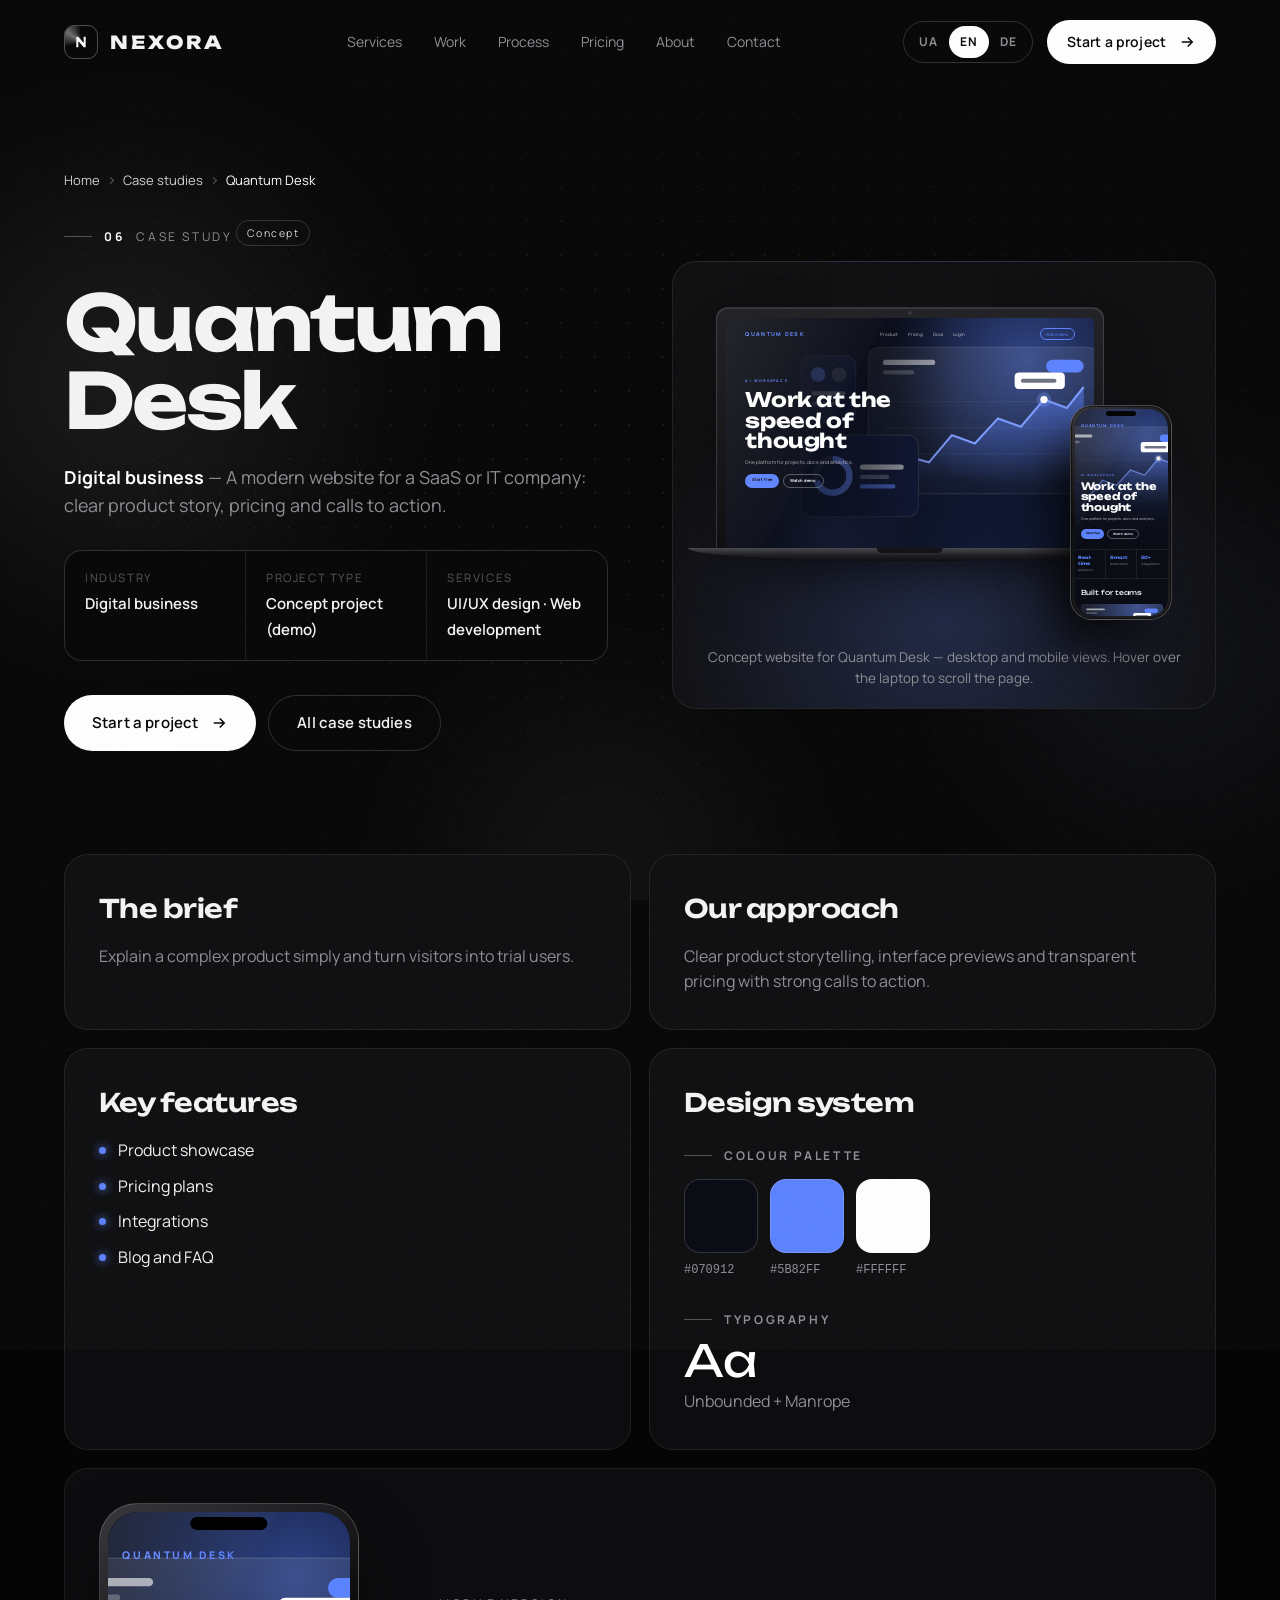
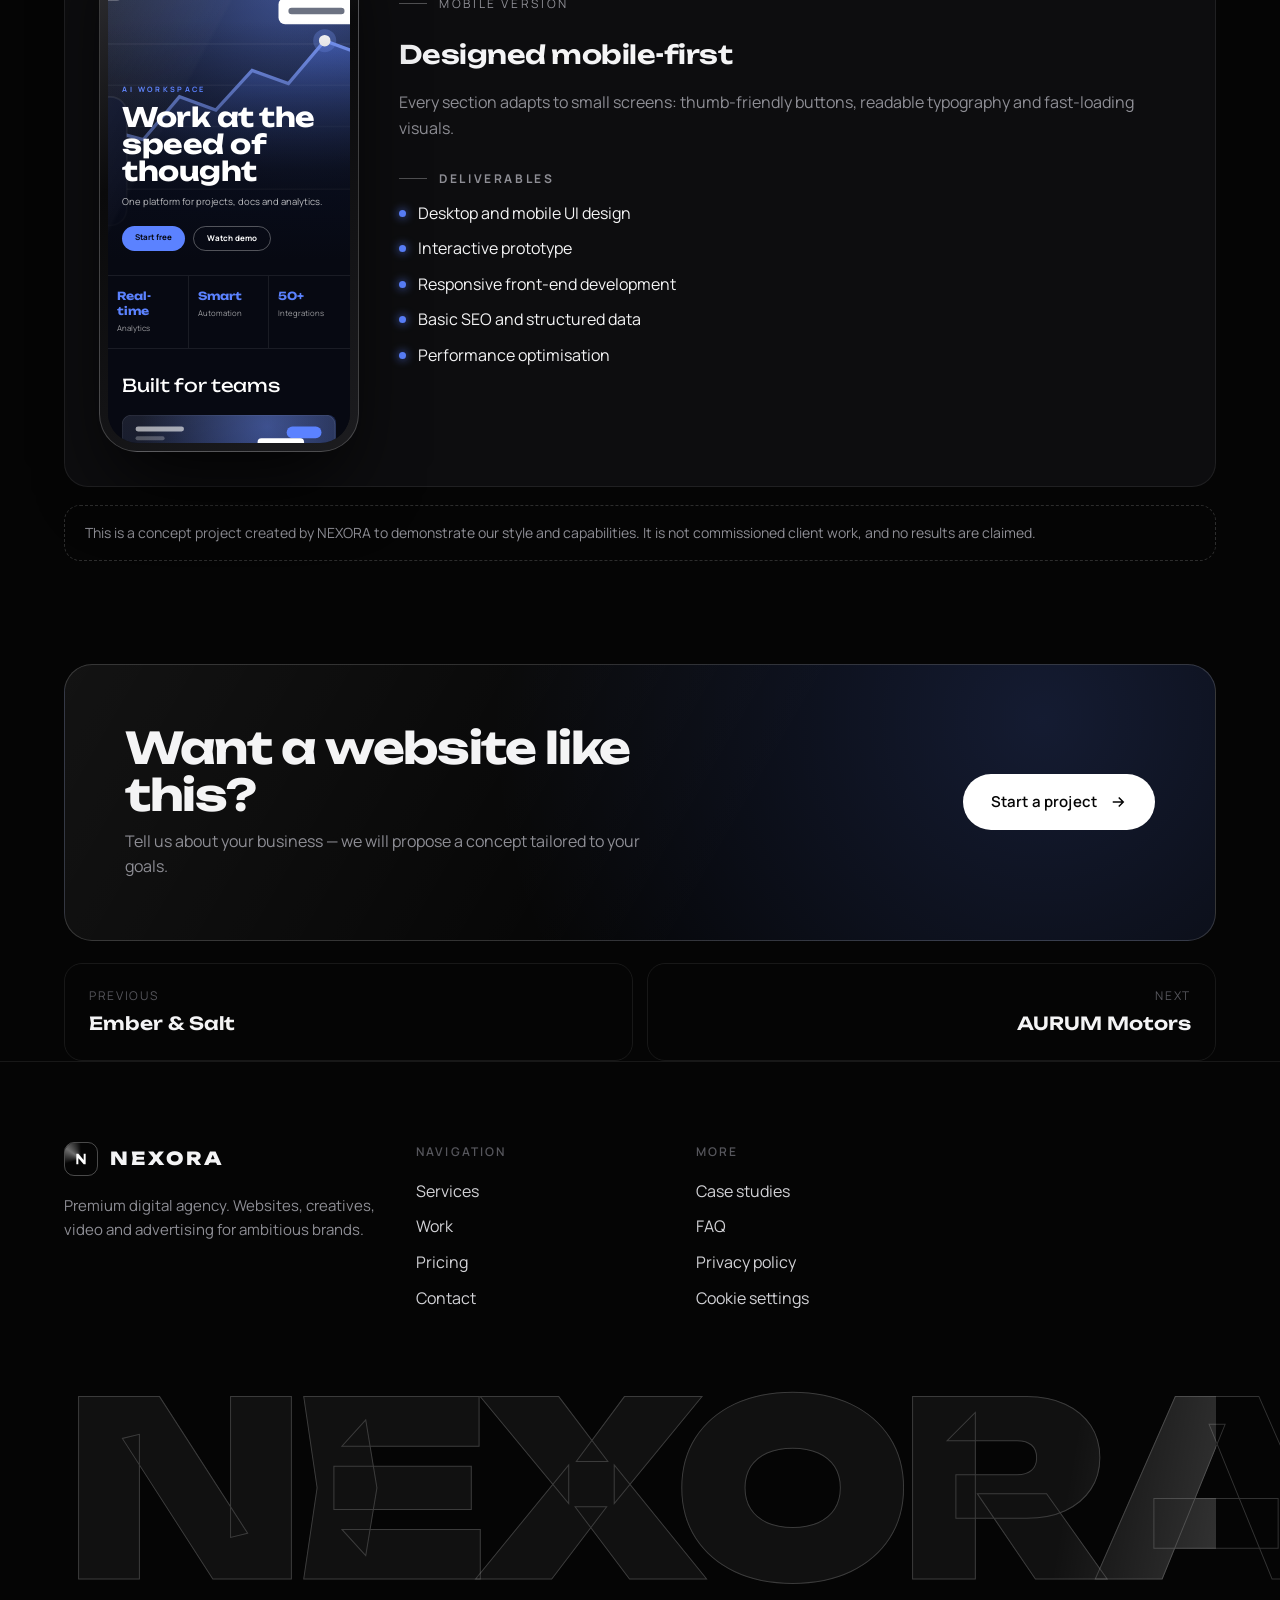
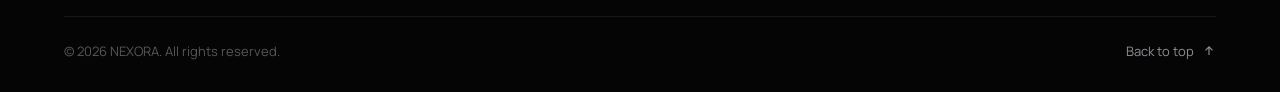
<file: case-studies/quantum-desk.html>
<!DOCTYPE html>
<html lang="en" data-title-key="meta.title" data-desc-key="meta.desc">
<head>
<meta charset="UTF-8">
<meta name="viewport" content="width=device-width, initial-scale=1, viewport-fit=cover">
<title>Quantum Desk — Digital business website concept | NEXORA</title>
<meta name="description" content="A modern website for a SaaS or IT company: clear product story, pricing and calls to action.">
<meta name="robots" content="index,follow,max-image-preview:large">
<meta name="theme-color" content="#050505">
<link rel="canonical" href="https://YOUR-DOMAIN.com/case-studies/quantum-desk.html">
<link rel="alternate" hreflang="uk" href="https://YOUR-DOMAIN.com/case-studies/quantum-desk.html?lang=uk">
<link rel="alternate" hreflang="en" href="https://YOUR-DOMAIN.com/case-studies/quantum-desk.html?lang=en">
<link rel="alternate" hreflang="de" href="https://YOUR-DOMAIN.com/case-studies/quantum-desk.html?lang=de">
<link rel="alternate" hreflang="x-default" href="https://YOUR-DOMAIN.com/case-studies/quantum-desk.html">
<meta property="og:type" content="website">
<meta property="og:site_name" content="NEXORA">
<meta property="og:url" content="https://YOUR-DOMAIN.com/case-studies/quantum-desk.html">
<meta property="og:title" content="Quantum Desk — Digital business website concept | NEXORA">
<meta property="og:description" content="A modern website for a SaaS or IT company: clear product story, pricing and calls to action.">
<meta property="og:image" content="https://YOUR-DOMAIN.com/og/case-quantum-desk.jpg">
<meta property="og:image:width" content="1200">
<meta property="og:image:height" content="630">
<meta property="og:image:alt" content="Concept website for Quantum Desk shown on a laptop and a phone">
<meta property="og:locale" content="en_US">
<meta property="og:locale:alternate" content="uk_UA">
<meta property="og:locale:alternate" content="de_DE">
<meta name="twitter:card" content="summary_large_image">
<meta name="twitter:title" content="Quantum Desk — Digital business website concept | NEXORA">
<meta name="twitter:description" content="A modern website for a SaaS or IT company: clear product story, pricing and calls to action.">
<meta name="twitter:image" content="https://YOUR-DOMAIN.com/og/case-quantum-desk.jpg">
<link rel="icon" href="data:image/svg+xml,%3Csvg xmlns='http://www.w3.org/2000/svg' viewBox='0 0 64 64'%3E%3Crect width='64' height='64' rx='14' fill='%23050505'/%3E%3Cpath d='M18 46V18h6l16 18V18h6v28h-6L24 28v18z' fill='%23fff'/%3E%3C/svg%3E">
<link rel="preconnect" href="https://fonts.googleapis.com">
<link rel="preconnect" href="https://fonts.gstatic.com" crossorigin>
<link href="https://fonts.googleapis.com/css2?family=Manrope:wght@300;400;500;600;700&family=Unbounded:wght@400;500;700;800;900&display=swap" rel="stylesheet">
<link rel="stylesheet" href="../assets/site.css">
<link rel="stylesheet" href="../assets/mockups.css">
<link rel="stylesheet" href="../assets/pages.css">
<script src="../assets/config.js"></script>
<script src="../assets/consent.js" defer></script>
<script type="application/ld+json">
{
 "@context": "https://schema.org",
 "@graph": [
  {
   "@type": "BreadcrumbList",
   "itemListElement": [
    {
     "@type": "ListItem",
     "position": 1,
     "name": "Home",
     "item": "https://YOUR-DOMAIN.com/"
    },
    {
     "@type": "ListItem",
     "position": 2,
     "name": "Case studies",
     "item": "https://YOUR-DOMAIN.com/case-studies/"
    },
    {
     "@type": "ListItem",
     "position": 3,
     "name": "Quantum Desk",
     "item": "https://YOUR-DOMAIN.com/case-studies/quantum-desk.html"
    }
   ]
  },
  {
   "@type": "CreativeWork",
   "@id": "https://YOUR-DOMAIN.com/case-studies/quantum-desk.html",
   "name": "Quantum Desk — website concept",
   "headline": "Quantum Desk — Digital business website concept | NEXORA",
   "description": "A modern website for a SaaS or IT company: clear product story, pricing and calls to action.",
   "genre": "Website design concept",
   "url": "https://YOUR-DOMAIN.com/case-studies/quantum-desk.html",
   "image": "https://YOUR-DOMAIN.com/og/case-quantum-desk.jpg",
   "inLanguage": [
    "uk",
    "en",
    "de"
   ],
   "creator": {
    "@id": "https://YOUR-DOMAIN.com/#org"
   },
   "isPartOf": {
    "@id": "https://YOUR-DOMAIN.com/case-studies/"
   }
  }
 ]
}
</script>
</head>
<body>
<a class="sr-only" href="#main">Skip to content</a>
<div class="bg-fx" aria-hidden="true"><i class="orb o1"></i><i class="orb o2"></i><i class="orb o3"></i><div class="bg-grid"></div></div>
<div class="progress"></div>
<header class="header" id="header">
  <div class="wrap nav">
    <a href="../" class="logo" aria-label="NEXORA"><span class="logo-mark"><svg viewBox="0 0 24 24" fill="#fff"><path d="M5 20V4h3l8 9.5V4h3v16h-3L8 10.5V20z"/></svg></span>NEXORA</a>
    <ul class="nav-links">
      <li><a href="../#services" data-i18n="nav.services">Services</a></li>
      <li><a href="../#work" data-i18n="nav.work">Work</a></li>
      <li><a href="../#process" data-i18n="nav.process">Process</a></li>
      <li><a href="../#pricing" data-i18n="nav.pricing">Pricing</a></li>
      <li><a href="../#about" data-i18n="nav.about">About</a></li>
      <li><a href="../#contact" data-i18n="nav.contact">Contact</a></li>
    </ul>
    <div class="nav-right">
      <div class="lang-switch" role="group" data-i18n-aria="lang.label" aria-label="Language"></div>
      <a href="../#contact" class="btn btn-primary btn-sm"><span data-i18n="nav.cta">Start a project</span><svg viewBox="0 0 24 24" fill="none" stroke="currentColor" stroke-width="2"><path d="M5 12h14M13 6l6 6-6 6"/></svg></a>
      <button class="burger" id="burger" aria-expanded="false" aria-controls="menu" data-i18n-aria="nav.menu" aria-label="Menu"><span></span><span></span></button>
    </div>
  </div>
</header>
<nav class="menu" id="menu" aria-hidden="true">
  <ol>
    <li><a href="../#services" data-i18n="nav.services">Services</a></li>
    <li><a href="../#work" data-i18n="nav.work">Work</a></li>
    <li><a href="../#process" data-i18n="nav.process">Process</a></li>
    <li><a href="../#pricing" data-i18n="nav.pricing">Pricing</a></li>
    <li><a href="../#about" data-i18n="nav.about">About</a></li>
    <li><a href="../#contact" data-i18n="nav.contact">Contact</a></li>
    <li><a href="../case-studies/" data-i18n="footer.cases">Case studies</a></li>
  </ol>
  <div class="menu-foot">
    <div class="lang-switch" role="group" data-i18n-aria="lang.label" aria-label="Language"></div>
    <a href="../#contact" class="btn btn-primary btn-sm"><span data-i18n="nav.cta">Start a project</span><svg viewBox="0 0 24 24" fill="none" stroke="currentColor" stroke-width="2"><path d="M5 12h14M13 6l6 6-6 6"/></svg></a>
  </div>
</nav>
<main id="main" class="page" style="--a:#5b82ff">
  <section class="wrap">
    <nav class="bc" data-i18n-aria="bc.label" aria-label="Breadcrumb"><ol>
  <li><a href="../" data-i18n="bc.home">Home</a></li>
  <li><a href="./" data-i18n="bc.cases">Case studies</a></li>
  <li><span aria-current="page">Quantum Desk</span></li>
</ol></nav>
    <div class="case-hero">
      <div>
        <div class="label"><b>06</b><span data-i18n="cs.label">Case study</span></div>
        <span class="badge" data-i18n="work.badge">Concept</span>
        <h1 class="page-h1" style="margin-top:16px">Quantum Desk</h1>
        <p class="page-lead"><b data-i18n="p.cat" style="color:#fff">Digital business</b> — <span data-i18n="p.desc">A modern website for a SaaS or IT company: clear product story, pricing and calls to action.</span></p>
        <div class="facts">
          <div><small data-i18n="cs.industry">Industry</small><b data-i18n="p.cat">Digital business</b></div>
          <div><small data-i18n="cs.kind">Project type</small><b data-i18n="cs.kindVal">Concept project (demo)</b></div>
          <div><small data-i18n="cs.services">Services</small><b data-i18n="cs.servicesVal">UI/UX design · Web development</b></div>
        </div>
        <div class="page-actions"><a href="../#contact" class="btn btn-primary"><span data-i18n="cs.ctaBtn">Start a project</span><svg viewBox="0 0 24 24" fill="none" stroke="currentColor" stroke-width="2"><path d="M5 12h14M13 6l6 6-6 6"/></svg></a><a href="./" class="btn btn-ghost"><span data-i18n="cs.all">All case studies</span></a></div>
      </div>
      <figure class="case-fig">
        <div role="img" data-i18n-aria="p.alt" aria-label="Concept website for Quantum Desk shown on a laptop and a phone"><div class="stage" aria-hidden="true" style="--a:#5b82ff;--mbg:#070912">
    <div class="laptop"><div class="lid"><div class="screen"><div class="site" style="--fh:'Unbounded',sans-serif">
    <div class="s-nav"><span class="s-logo">QUANTUM DESK</span><span class="s-links"><i>Product</i><i>Pricing</i><i>Docs</i><i>Login</i></span><span class="s-cta">Watch demo</span></div>
    <div class="s-hero"><svg class="scene" viewBox="0 0 400 220" preserveAspectRatio="xMidYMid slice" aria-hidden="true"><defs>
  <linearGradient id="s135_a" x1="0" y1="0" x2="1" y2="1"><stop offset="0" stop-color="#060814"/><stop offset="1" stop-color="#0d1734"/></linearGradient>
  <linearGradient id="s135_b" x1="0" y1="0" x2="0" y2="1"><stop offset="0" stop-color="#5b82ff" stop-opacity=".55"/><stop offset="1" stop-color="#5b82ff" stop-opacity="0"/></linearGradient>
  <radialGradient id="s135_c"><stop offset="0" stop-color="#5b82ff" stop-opacity=".45"/><stop offset="1" stop-color="#5b82ff" stop-opacity="0"/></radialGradient>
  <linearGradient id="s135_d" x1="0" y1="0" x2="0" y2="1"><stop offset="0" stop-color="#fff" stop-opacity=".08"/><stop offset="1" stop-color="#fff" stop-opacity=".02"/></linearGradient></defs>
  <rect width="400" height="220" fill="url(#s135_a)"/><circle cx="310" cy="40" r="130" fill="url(#s135_c)"/><circle cx="110" cy="210" r="90" fill="url(#s135_c)" opacity=".6"/>
  <rect x="160" y="28" width="220" height="140" rx="10" fill="url(#s135_d)" stroke="#fff" stroke-opacity=".12"/>
  <rect x="174" y="40" width="50" height="5" rx="2.5" fill="#fff" opacity=".6"/><rect x="174" y="50" width="30" height="4" rx="2" fill="#fff" opacity=".25"/><rect x="330" y="40" width="36" height="12" rx="6" fill="#5b82ff"/>
  <path d="M174 80H366M174 105H366M174 130H366" stroke="#fff" stroke-opacity=".06"/>
  <path d="M174 150L196 132L218 138L240 112L262 120L284 96L306 104L328 78L350 86L366 66V156H174Z" fill="url(#s135_b)"/>
  <path d="M174 150L196 132L218 138L240 112L262 120L284 96L306 104L328 78L350 86L366 66" stroke="#7c9bff" stroke-width="2" fill="none"/>
  <circle cx="328" cy="78" r="7" fill="#7c9bff" opacity=".3"/><circle cx="328" cy="78" r="3.5" fill="#fff"/>
  <rect x="300" y="52" width="48" height="16" rx="4" fill="#fff"/><rect x="306" y="58" width="34" height="4" rx="2" fill="#0b1430" opacity=".6"/>
  <rect x="96" y="112" width="112" height="78" rx="10" fill="#0e1636" stroke="#fff" stroke-opacity=".12"/>
  <circle cx="126" cy="151" r="16" fill="none" stroke="#fff" stroke-opacity=".08" stroke-width="6"/><circle cx="126" cy="151" r="16" fill="none" stroke="#5b82ff" stroke-width="6" stroke-dasharray="70 101" transform="rotate(-90 126 151)"/>
  <rect x="152" y="140" width="42" height="5" rx="2.5" fill="#fff" opacity=".7"/><rect x="152" y="150" width="28" height="4" rx="2" fill="#fff" opacity=".3"/><rect x="152" y="159" width="34" height="4" rx="2" fill="#5b82ff" opacity=".8"/>
  <rect x="96" y="36" width="52" height="64" rx="10" fill="#0e1636" stroke="#fff" stroke-opacity=".12"/>
  <circle cx="112" cy="54" r="7" fill="#5b82ff" opacity=".8"/><circle cx="132" cy="54" r="7" fill="#fff" opacity=".2"/><rect x="106" y="70" width="32" height="4" rx="2" fill="#fff" opacity=".4"/><rect x="106" y="80" width="22" height="4" rx="2" fill="#fff" opacity=".2"/></svg><div class="s-copy"><div class="s-kick">AI WORKSPACE</div><div class="s-h">Work at the<br>speed of thought</div><div class="s-p">One platform for projects, docs and analytics.</div>
      <div class="s-btns"><span class="s-btn">Start free</span><span class="s-btn o">Watch demo</span></div></div></div>
    <div class="s-feats"><div><b>Real-time</b><span>Analytics</span></div><div><b>Smart</b><span>Automation</span></div><div><b>50+</b><span>Integrations</span></div></div>
    <div class="s-sec"><div class="s-title">Built for teams</div><div class="s-cards"><div class="s-card"><div class="ph"><svg class="" viewBox="160 28 220 165" preserveAspectRatio="xMidYMid slice" aria-hidden="true"><defs>
  <linearGradient id="s136_a" x1="0" y1="0" x2="1" y2="1"><stop offset="0" stop-color="#060814"/><stop offset="1" stop-color="#0d1734"/></linearGradient>
  <linearGradient id="s136_b" x1="0" y1="0" x2="0" y2="1"><stop offset="0" stop-color="#5b82ff" stop-opacity=".55"/><stop offset="1" stop-color="#5b82ff" stop-opacity="0"/></linearGradient>
  <radialGradient id="s136_c"><stop offset="0" stop-color="#5b82ff" stop-opacity=".45"/><stop offset="1" stop-color="#5b82ff" stop-opacity="0"/></radialGradient>
  <linearGradient id="s136_d" x1="0" y1="0" x2="0" y2="1"><stop offset="0" stop-color="#fff" stop-opacity=".08"/><stop offset="1" stop-color="#fff" stop-opacity=".02"/></linearGradient></defs>
  <rect width="400" height="220" fill="url(#s136_a)"/><circle cx="310" cy="40" r="130" fill="url(#s136_c)"/><circle cx="110" cy="210" r="90" fill="url(#s136_c)" opacity=".6"/>
  <rect x="160" y="28" width="220" height="140" rx="10" fill="url(#s136_d)" stroke="#fff" stroke-opacity=".12"/>
  <rect x="174" y="40" width="50" height="5" rx="2.5" fill="#fff" opacity=".6"/><rect x="174" y="50" width="30" height="4" rx="2" fill="#fff" opacity=".25"/><rect x="330" y="40" width="36" height="12" rx="6" fill="#5b82ff"/>
  <path d="M174 80H366M174 105H366M174 130H366" stroke="#fff" stroke-opacity=".06"/>
  <path d="M174 150L196 132L218 138L240 112L262 120L284 96L306 104L328 78L350 86L366 66V156H174Z" fill="url(#s136_b)"/>
  <path d="M174 150L196 132L218 138L240 112L262 120L284 96L306 104L328 78L350 86L366 66" stroke="#7c9bff" stroke-width="2" fill="none"/>
  <circle cx="328" cy="78" r="7" fill="#7c9bff" opacity=".3"/><circle cx="328" cy="78" r="3.5" fill="#fff"/>
  <rect x="300" y="52" width="48" height="16" rx="4" fill="#fff"/><rect x="306" y="58" width="34" height="4" rx="2" fill="#0b1430" opacity=".6"/>
  <rect x="96" y="112" width="112" height="78" rx="10" fill="#0e1636" stroke="#fff" stroke-opacity=".12"/>
  <circle cx="126" cy="151" r="16" fill="none" stroke="#fff" stroke-opacity=".08" stroke-width="6"/><circle cx="126" cy="151" r="16" fill="none" stroke="#5b82ff" stroke-width="6" stroke-dasharray="70 101" transform="rotate(-90 126 151)"/>
  <rect x="152" y="140" width="42" height="5" rx="2.5" fill="#fff" opacity=".7"/><rect x="152" y="150" width="28" height="4" rx="2" fill="#fff" opacity=".3"/><rect x="152" y="159" width="34" height="4" rx="2" fill="#5b82ff" opacity=".8"/>
  <rect x="96" y="36" width="52" height="64" rx="10" fill="#0e1636" stroke="#fff" stroke-opacity=".12"/>
  <circle cx="112" cy="54" r="7" fill="#5b82ff" opacity=".8"/><circle cx="132" cy="54" r="7" fill="#fff" opacity=".2"/><rect x="106" y="70" width="32" height="4" rx="2" fill="#fff" opacity=".4"/><rect x="106" y="80" width="22" height="4" rx="2" fill="#fff" opacity=".2"/></svg></div><b>Analytics</b><span>Learn more →</span></div><div class="s-card"><div class="ph"><svg class="" viewBox="90 105 124 93" preserveAspectRatio="xMidYMid slice" aria-hidden="true"><defs>
  <linearGradient id="s137_a" x1="0" y1="0" x2="1" y2="1"><stop offset="0" stop-color="#060814"/><stop offset="1" stop-color="#0d1734"/></linearGradient>
  <linearGradient id="s137_b" x1="0" y1="0" x2="0" y2="1"><stop offset="0" stop-color="#5b82ff" stop-opacity=".55"/><stop offset="1" stop-color="#5b82ff" stop-opacity="0"/></linearGradient>
  <radialGradient id="s137_c"><stop offset="0" stop-color="#5b82ff" stop-opacity=".45"/><stop offset="1" stop-color="#5b82ff" stop-opacity="0"/></radialGradient>
  <linearGradient id="s137_d" x1="0" y1="0" x2="0" y2="1"><stop offset="0" stop-color="#fff" stop-opacity=".08"/><stop offset="1" stop-color="#fff" stop-opacity=".02"/></linearGradient></defs>
  <rect width="400" height="220" fill="url(#s137_a)"/><circle cx="310" cy="40" r="130" fill="url(#s137_c)"/><circle cx="110" cy="210" r="90" fill="url(#s137_c)" opacity=".6"/>
  <rect x="160" y="28" width="220" height="140" rx="10" fill="url(#s137_d)" stroke="#fff" stroke-opacity=".12"/>
  <rect x="174" y="40" width="50" height="5" rx="2.5" fill="#fff" opacity=".6"/><rect x="174" y="50" width="30" height="4" rx="2" fill="#fff" opacity=".25"/><rect x="330" y="40" width="36" height="12" rx="6" fill="#5b82ff"/>
  <path d="M174 80H366M174 105H366M174 130H366" stroke="#fff" stroke-opacity=".06"/>
  <path d="M174 150L196 132L218 138L240 112L262 120L284 96L306 104L328 78L350 86L366 66V156H174Z" fill="url(#s137_b)"/>
  <path d="M174 150L196 132L218 138L240 112L262 120L284 96L306 104L328 78L350 86L366 66" stroke="#7c9bff" stroke-width="2" fill="none"/>
  <circle cx="328" cy="78" r="7" fill="#7c9bff" opacity=".3"/><circle cx="328" cy="78" r="3.5" fill="#fff"/>
  <rect x="300" y="52" width="48" height="16" rx="4" fill="#fff"/><rect x="306" y="58" width="34" height="4" rx="2" fill="#0b1430" opacity=".6"/>
  <rect x="96" y="112" width="112" height="78" rx="10" fill="#0e1636" stroke="#fff" stroke-opacity=".12"/>
  <circle cx="126" cy="151" r="16" fill="none" stroke="#fff" stroke-opacity=".08" stroke-width="6"/><circle cx="126" cy="151" r="16" fill="none" stroke="#5b82ff" stroke-width="6" stroke-dasharray="70 101" transform="rotate(-90 126 151)"/>
  <rect x="152" y="140" width="42" height="5" rx="2.5" fill="#fff" opacity=".7"/><rect x="152" y="150" width="28" height="4" rx="2" fill="#fff" opacity=".3"/><rect x="152" y="159" width="34" height="4" rx="2" fill="#5b82ff" opacity=".8"/>
  <rect x="96" y="36" width="52" height="64" rx="10" fill="#0e1636" stroke="#fff" stroke-opacity=".12"/>
  <circle cx="112" cy="54" r="7" fill="#5b82ff" opacity=".8"/><circle cx="132" cy="54" r="7" fill="#fff" opacity=".2"/><rect x="106" y="70" width="32" height="4" rx="2" fill="#fff" opacity=".4"/><rect x="106" y="80" width="22" height="4" rx="2" fill="#fff" opacity=".2"/></svg></div><b>Automation</b><span>Learn more →</span></div><div class="s-card"><div class="ph"><svg class="" viewBox="290 46 96 72" preserveAspectRatio="xMidYMid slice" aria-hidden="true"><defs>
  <linearGradient id="s138_a" x1="0" y1="0" x2="1" y2="1"><stop offset="0" stop-color="#060814"/><stop offset="1" stop-color="#0d1734"/></linearGradient>
  <linearGradient id="s138_b" x1="0" y1="0" x2="0" y2="1"><stop offset="0" stop-color="#5b82ff" stop-opacity=".55"/><stop offset="1" stop-color="#5b82ff" stop-opacity="0"/></linearGradient>
  <radialGradient id="s138_c"><stop offset="0" stop-color="#5b82ff" stop-opacity=".45"/><stop offset="1" stop-color="#5b82ff" stop-opacity="0"/></radialGradient>
  <linearGradient id="s138_d" x1="0" y1="0" x2="0" y2="1"><stop offset="0" stop-color="#fff" stop-opacity=".08"/><stop offset="1" stop-color="#fff" stop-opacity=".02"/></linearGradient></defs>
  <rect width="400" height="220" fill="url(#s138_a)"/><circle cx="310" cy="40" r="130" fill="url(#s138_c)"/><circle cx="110" cy="210" r="90" fill="url(#s138_c)" opacity=".6"/>
  <rect x="160" y="28" width="220" height="140" rx="10" fill="url(#s138_d)" stroke="#fff" stroke-opacity=".12"/>
  <rect x="174" y="40" width="50" height="5" rx="2.5" fill="#fff" opacity=".6"/><rect x="174" y="50" width="30" height="4" rx="2" fill="#fff" opacity=".25"/><rect x="330" y="40" width="36" height="12" rx="6" fill="#5b82ff"/>
  <path d="M174 80H366M174 105H366M174 130H366" stroke="#fff" stroke-opacity=".06"/>
  <path d="M174 150L196 132L218 138L240 112L262 120L284 96L306 104L328 78L350 86L366 66V156H174Z" fill="url(#s138_b)"/>
  <path d="M174 150L196 132L218 138L240 112L262 120L284 96L306 104L328 78L350 86L366 66" stroke="#7c9bff" stroke-width="2" fill="none"/>
  <circle cx="328" cy="78" r="7" fill="#7c9bff" opacity=".3"/><circle cx="328" cy="78" r="3.5" fill="#fff"/>
  <rect x="300" y="52" width="48" height="16" rx="4" fill="#fff"/><rect x="306" y="58" width="34" height="4" rx="2" fill="#0b1430" opacity=".6"/>
  <rect x="96" y="112" width="112" height="78" rx="10" fill="#0e1636" stroke="#fff" stroke-opacity=".12"/>
  <circle cx="126" cy="151" r="16" fill="none" stroke="#fff" stroke-opacity=".08" stroke-width="6"/><circle cx="126" cy="151" r="16" fill="none" stroke="#5b82ff" stroke-width="6" stroke-dasharray="70 101" transform="rotate(-90 126 151)"/>
  <rect x="152" y="140" width="42" height="5" rx="2.5" fill="#fff" opacity=".7"/><rect x="152" y="150" width="28" height="4" rx="2" fill="#fff" opacity=".3"/><rect x="152" y="159" width="34" height="4" rx="2" fill="#5b82ff" opacity=".8"/>
  <rect x="96" y="36" width="52" height="64" rx="10" fill="#0e1636" stroke="#fff" stroke-opacity=".12"/>
  <circle cx="112" cy="54" r="7" fill="#5b82ff" opacity=".8"/><circle cx="132" cy="54" r="7" fill="#fff" opacity=".2"/><rect x="106" y="70" width="32" height="4" rx="2" fill="#fff" opacity=".4"/><rect x="106" y="80" width="22" height="4" rx="2" fill="#fff" opacity=".2"/></svg></div><b>Integrations</b><span>Learn more →</span></div></div></div>
    <div class="s-band"><svg class="scene" viewBox="0 70 400 90" preserveAspectRatio="xMidYMid slice" aria-hidden="true"><defs>
  <linearGradient id="s139_a" x1="0" y1="0" x2="1" y2="1"><stop offset="0" stop-color="#060814"/><stop offset="1" stop-color="#0d1734"/></linearGradient>
  <linearGradient id="s139_b" x1="0" y1="0" x2="0" y2="1"><stop offset="0" stop-color="#5b82ff" stop-opacity=".55"/><stop offset="1" stop-color="#5b82ff" stop-opacity="0"/></linearGradient>
  <radialGradient id="s139_c"><stop offset="0" stop-color="#5b82ff" stop-opacity=".45"/><stop offset="1" stop-color="#5b82ff" stop-opacity="0"/></radialGradient>
  <linearGradient id="s139_d" x1="0" y1="0" x2="0" y2="1"><stop offset="0" stop-color="#fff" stop-opacity=".08"/><stop offset="1" stop-color="#fff" stop-opacity=".02"/></linearGradient></defs>
  <rect width="400" height="220" fill="url(#s139_a)"/><circle cx="310" cy="40" r="130" fill="url(#s139_c)"/><circle cx="110" cy="210" r="90" fill="url(#s139_c)" opacity=".6"/>
  <rect x="160" y="28" width="220" height="140" rx="10" fill="url(#s139_d)" stroke="#fff" stroke-opacity=".12"/>
  <rect x="174" y="40" width="50" height="5" rx="2.5" fill="#fff" opacity=".6"/><rect x="174" y="50" width="30" height="4" rx="2" fill="#fff" opacity=".25"/><rect x="330" y="40" width="36" height="12" rx="6" fill="#5b82ff"/>
  <path d="M174 80H366M174 105H366M174 130H366" stroke="#fff" stroke-opacity=".06"/>
  <path d="M174 150L196 132L218 138L240 112L262 120L284 96L306 104L328 78L350 86L366 66V156H174Z" fill="url(#s139_b)"/>
  <path d="M174 150L196 132L218 138L240 112L262 120L284 96L306 104L328 78L350 86L366 66" stroke="#7c9bff" stroke-width="2" fill="none"/>
  <circle cx="328" cy="78" r="7" fill="#7c9bff" opacity=".3"/><circle cx="328" cy="78" r="3.5" fill="#fff"/>
  <rect x="300" y="52" width="48" height="16" rx="4" fill="#fff"/><rect x="306" y="58" width="34" height="4" rx="2" fill="#0b1430" opacity=".6"/>
  <rect x="96" y="112" width="112" height="78" rx="10" fill="#0e1636" stroke="#fff" stroke-opacity=".12"/>
  <circle cx="126" cy="151" r="16" fill="none" stroke="#fff" stroke-opacity=".08" stroke-width="6"/><circle cx="126" cy="151" r="16" fill="none" stroke="#5b82ff" stroke-width="6" stroke-dasharray="70 101" transform="rotate(-90 126 151)"/>
  <rect x="152" y="140" width="42" height="5" rx="2.5" fill="#fff" opacity=".7"/><rect x="152" y="150" width="28" height="4" rx="2" fill="#fff" opacity=".3"/><rect x="152" y="159" width="34" height="4" rx="2" fill="#5b82ff" opacity=".8"/>
  <rect x="96" y="36" width="52" height="64" rx="10" fill="#0e1636" stroke="#fff" stroke-opacity=".12"/>
  <circle cx="112" cy="54" r="7" fill="#5b82ff" opacity=".8"/><circle cx="132" cy="54" r="7" fill="#fff" opacity=".2"/><rect x="106" y="70" width="32" height="4" rx="2" fill="#fff" opacity=".4"/><rect x="106" y="80" width="22" height="4" rx="2" fill="#fff" opacity=".2"/></svg><div class="s-band-t">Your team, in sync</div></div>
    <div class="s-foot"><span>© Quantum Desk</span><span>Instagram · Contact</span></div>
  </div></div></div><div class="base"></div></div>
    <div class="phone"><div class="screen"><div class="site" style="--fh:'Unbounded',sans-serif">
    <div class="s-nav"><span class="s-logo">QUANTUM DESK</span><span class="s-links"><i>Product</i><i>Pricing</i><i>Docs</i><i>Login</i></span><span class="s-cta">Watch demo</span></div>
    <div class="s-hero"><svg class="scene" viewBox="195 0 150 220" preserveAspectRatio="xMidYMid slice" aria-hidden="true"><defs>
  <linearGradient id="s140_a" x1="0" y1="0" x2="1" y2="1"><stop offset="0" stop-color="#060814"/><stop offset="1" stop-color="#0d1734"/></linearGradient>
  <linearGradient id="s140_b" x1="0" y1="0" x2="0" y2="1"><stop offset="0" stop-color="#5b82ff" stop-opacity=".55"/><stop offset="1" stop-color="#5b82ff" stop-opacity="0"/></linearGradient>
  <radialGradient id="s140_c"><stop offset="0" stop-color="#5b82ff" stop-opacity=".45"/><stop offset="1" stop-color="#5b82ff" stop-opacity="0"/></radialGradient>
  <linearGradient id="s140_d" x1="0" y1="0" x2="0" y2="1"><stop offset="0" stop-color="#fff" stop-opacity=".08"/><stop offset="1" stop-color="#fff" stop-opacity=".02"/></linearGradient></defs>
  <rect width="400" height="220" fill="url(#s140_a)"/><circle cx="310" cy="40" r="130" fill="url(#s140_c)"/><circle cx="110" cy="210" r="90" fill="url(#s140_c)" opacity=".6"/>
  <rect x="160" y="28" width="220" height="140" rx="10" fill="url(#s140_d)" stroke="#fff" stroke-opacity=".12"/>
  <rect x="174" y="40" width="50" height="5" rx="2.5" fill="#fff" opacity=".6"/><rect x="174" y="50" width="30" height="4" rx="2" fill="#fff" opacity=".25"/><rect x="330" y="40" width="36" height="12" rx="6" fill="#5b82ff"/>
  <path d="M174 80H366M174 105H366M174 130H366" stroke="#fff" stroke-opacity=".06"/>
  <path d="M174 150L196 132L218 138L240 112L262 120L284 96L306 104L328 78L350 86L366 66V156H174Z" fill="url(#s140_b)"/>
  <path d="M174 150L196 132L218 138L240 112L262 120L284 96L306 104L328 78L350 86L366 66" stroke="#7c9bff" stroke-width="2" fill="none"/>
  <circle cx="328" cy="78" r="7" fill="#7c9bff" opacity=".3"/><circle cx="328" cy="78" r="3.5" fill="#fff"/>
  <rect x="300" y="52" width="48" height="16" rx="4" fill="#fff"/><rect x="306" y="58" width="34" height="4" rx="2" fill="#0b1430" opacity=".6"/>
  <rect x="96" y="112" width="112" height="78" rx="10" fill="#0e1636" stroke="#fff" stroke-opacity=".12"/>
  <circle cx="126" cy="151" r="16" fill="none" stroke="#fff" stroke-opacity=".08" stroke-width="6"/><circle cx="126" cy="151" r="16" fill="none" stroke="#5b82ff" stroke-width="6" stroke-dasharray="70 101" transform="rotate(-90 126 151)"/>
  <rect x="152" y="140" width="42" height="5" rx="2.5" fill="#fff" opacity=".7"/><rect x="152" y="150" width="28" height="4" rx="2" fill="#fff" opacity=".3"/><rect x="152" y="159" width="34" height="4" rx="2" fill="#5b82ff" opacity=".8"/>
  <rect x="96" y="36" width="52" height="64" rx="10" fill="#0e1636" stroke="#fff" stroke-opacity=".12"/>
  <circle cx="112" cy="54" r="7" fill="#5b82ff" opacity=".8"/><circle cx="132" cy="54" r="7" fill="#fff" opacity=".2"/><rect x="106" y="70" width="32" height="4" rx="2" fill="#fff" opacity=".4"/><rect x="106" y="80" width="22" height="4" rx="2" fill="#fff" opacity=".2"/></svg><div class="s-copy"><div class="s-kick">AI WORKSPACE</div><div class="s-h">Work at the<br>speed of thought</div><div class="s-p">One platform for projects, docs and analytics.</div>
      <div class="s-btns"><span class="s-btn">Start free</span><span class="s-btn o">Watch demo</span></div></div></div>
    <div class="s-feats"><div><b>Real-time</b><span>Analytics</span></div><div><b>Smart</b><span>Automation</span></div><div><b>50+</b><span>Integrations</span></div></div>
    <div class="s-sec"><div class="s-title">Built for teams</div><div class="s-cards"><div class="s-card"><div class="ph"><svg class="" viewBox="160 28 220 165" preserveAspectRatio="xMidYMid slice" aria-hidden="true"><defs>
  <linearGradient id="s141_a" x1="0" y1="0" x2="1" y2="1"><stop offset="0" stop-color="#060814"/><stop offset="1" stop-color="#0d1734"/></linearGradient>
  <linearGradient id="s141_b" x1="0" y1="0" x2="0" y2="1"><stop offset="0" stop-color="#5b82ff" stop-opacity=".55"/><stop offset="1" stop-color="#5b82ff" stop-opacity="0"/></linearGradient>
  <radialGradient id="s141_c"><stop offset="0" stop-color="#5b82ff" stop-opacity=".45"/><stop offset="1" stop-color="#5b82ff" stop-opacity="0"/></radialGradient>
  <linearGradient id="s141_d" x1="0" y1="0" x2="0" y2="1"><stop offset="0" stop-color="#fff" stop-opacity=".08"/><stop offset="1" stop-color="#fff" stop-opacity=".02"/></linearGradient></defs>
  <rect width="400" height="220" fill="url(#s141_a)"/><circle cx="310" cy="40" r="130" fill="url(#s141_c)"/><circle cx="110" cy="210" r="90" fill="url(#s141_c)" opacity=".6"/>
  <rect x="160" y="28" width="220" height="140" rx="10" fill="url(#s141_d)" stroke="#fff" stroke-opacity=".12"/>
  <rect x="174" y="40" width="50" height="5" rx="2.5" fill="#fff" opacity=".6"/><rect x="174" y="50" width="30" height="4" rx="2" fill="#fff" opacity=".25"/><rect x="330" y="40" width="36" height="12" rx="6" fill="#5b82ff"/>
  <path d="M174 80H366M174 105H366M174 130H366" stroke="#fff" stroke-opacity=".06"/>
  <path d="M174 150L196 132L218 138L240 112L262 120L284 96L306 104L328 78L350 86L366 66V156H174Z" fill="url(#s141_b)"/>
  <path d="M174 150L196 132L218 138L240 112L262 120L284 96L306 104L328 78L350 86L366 66" stroke="#7c9bff" stroke-width="2" fill="none"/>
  <circle cx="328" cy="78" r="7" fill="#7c9bff" opacity=".3"/><circle cx="328" cy="78" r="3.5" fill="#fff"/>
  <rect x="300" y="52" width="48" height="16" rx="4" fill="#fff"/><rect x="306" y="58" width="34" height="4" rx="2" fill="#0b1430" opacity=".6"/>
  <rect x="96" y="112" width="112" height="78" rx="10" fill="#0e1636" stroke="#fff" stroke-opacity=".12"/>
  <circle cx="126" cy="151" r="16" fill="none" stroke="#fff" stroke-opacity=".08" stroke-width="6"/><circle cx="126" cy="151" r="16" fill="none" stroke="#5b82ff" stroke-width="6" stroke-dasharray="70 101" transform="rotate(-90 126 151)"/>
  <rect x="152" y="140" width="42" height="5" rx="2.5" fill="#fff" opacity=".7"/><rect x="152" y="150" width="28" height="4" rx="2" fill="#fff" opacity=".3"/><rect x="152" y="159" width="34" height="4" rx="2" fill="#5b82ff" opacity=".8"/>
  <rect x="96" y="36" width="52" height="64" rx="10" fill="#0e1636" stroke="#fff" stroke-opacity=".12"/>
  <circle cx="112" cy="54" r="7" fill="#5b82ff" opacity=".8"/><circle cx="132" cy="54" r="7" fill="#fff" opacity=".2"/><rect x="106" y="70" width="32" height="4" rx="2" fill="#fff" opacity=".4"/><rect x="106" y="80" width="22" height="4" rx="2" fill="#fff" opacity=".2"/></svg></div><b>Analytics</b><span>Learn more →</span></div><div class="s-card"><div class="ph"><svg class="" viewBox="90 105 124 93" preserveAspectRatio="xMidYMid slice" aria-hidden="true"><defs>
  <linearGradient id="s142_a" x1="0" y1="0" x2="1" y2="1"><stop offset="0" stop-color="#060814"/><stop offset="1" stop-color="#0d1734"/></linearGradient>
  <linearGradient id="s142_b" x1="0" y1="0" x2="0" y2="1"><stop offset="0" stop-color="#5b82ff" stop-opacity=".55"/><stop offset="1" stop-color="#5b82ff" stop-opacity="0"/></linearGradient>
  <radialGradient id="s142_c"><stop offset="0" stop-color="#5b82ff" stop-opacity=".45"/><stop offset="1" stop-color="#5b82ff" stop-opacity="0"/></radialGradient>
  <linearGradient id="s142_d" x1="0" y1="0" x2="0" y2="1"><stop offset="0" stop-color="#fff" stop-opacity=".08"/><stop offset="1" stop-color="#fff" stop-opacity=".02"/></linearGradient></defs>
  <rect width="400" height="220" fill="url(#s142_a)"/><circle cx="310" cy="40" r="130" fill="url(#s142_c)"/><circle cx="110" cy="210" r="90" fill="url(#s142_c)" opacity=".6"/>
  <rect x="160" y="28" width="220" height="140" rx="10" fill="url(#s142_d)" stroke="#fff" stroke-opacity=".12"/>
  <rect x="174" y="40" width="50" height="5" rx="2.5" fill="#fff" opacity=".6"/><rect x="174" y="50" width="30" height="4" rx="2" fill="#fff" opacity=".25"/><rect x="330" y="40" width="36" height="12" rx="6" fill="#5b82ff"/>
  <path d="M174 80H366M174 105H366M174 130H366" stroke="#fff" stroke-opacity=".06"/>
  <path d="M174 150L196 132L218 138L240 112L262 120L284 96L306 104L328 78L350 86L366 66V156H174Z" fill="url(#s142_b)"/>
  <path d="M174 150L196 132L218 138L240 112L262 120L284 96L306 104L328 78L350 86L366 66" stroke="#7c9bff" stroke-width="2" fill="none"/>
  <circle cx="328" cy="78" r="7" fill="#7c9bff" opacity=".3"/><circle cx="328" cy="78" r="3.5" fill="#fff"/>
  <rect x="300" y="52" width="48" height="16" rx="4" fill="#fff"/><rect x="306" y="58" width="34" height="4" rx="2" fill="#0b1430" opacity=".6"/>
  <rect x="96" y="112" width="112" height="78" rx="10" fill="#0e1636" stroke="#fff" stroke-opacity=".12"/>
  <circle cx="126" cy="151" r="16" fill="none" stroke="#fff" stroke-opacity=".08" stroke-width="6"/><circle cx="126" cy="151" r="16" fill="none" stroke="#5b82ff" stroke-width="6" stroke-dasharray="70 101" transform="rotate(-90 126 151)"/>
  <rect x="152" y="140" width="42" height="5" rx="2.5" fill="#fff" opacity=".7"/><rect x="152" y="150" width="28" height="4" rx="2" fill="#fff" opacity=".3"/><rect x="152" y="159" width="34" height="4" rx="2" fill="#5b82ff" opacity=".8"/>
  <rect x="96" y="36" width="52" height="64" rx="10" fill="#0e1636" stroke="#fff" stroke-opacity=".12"/>
  <circle cx="112" cy="54" r="7" fill="#5b82ff" opacity=".8"/><circle cx="132" cy="54" r="7" fill="#fff" opacity=".2"/><rect x="106" y="70" width="32" height="4" rx="2" fill="#fff" opacity=".4"/><rect x="106" y="80" width="22" height="4" rx="2" fill="#fff" opacity=".2"/></svg></div><b>Automation</b><span>Learn more →</span></div><div class="s-card"><div class="ph"><svg class="" viewBox="290 46 96 72" preserveAspectRatio="xMidYMid slice" aria-hidden="true"><defs>
  <linearGradient id="s143_a" x1="0" y1="0" x2="1" y2="1"><stop offset="0" stop-color="#060814"/><stop offset="1" stop-color="#0d1734"/></linearGradient>
  <linearGradient id="s143_b" x1="0" y1="0" x2="0" y2="1"><stop offset="0" stop-color="#5b82ff" stop-opacity=".55"/><stop offset="1" stop-color="#5b82ff" stop-opacity="0"/></linearGradient>
  <radialGradient id="s143_c"><stop offset="0" stop-color="#5b82ff" stop-opacity=".45"/><stop offset="1" stop-color="#5b82ff" stop-opacity="0"/></radialGradient>
  <linearGradient id="s143_d" x1="0" y1="0" x2="0" y2="1"><stop offset="0" stop-color="#fff" stop-opacity=".08"/><stop offset="1" stop-color="#fff" stop-opacity=".02"/></linearGradient></defs>
  <rect width="400" height="220" fill="url(#s143_a)"/><circle cx="310" cy="40" r="130" fill="url(#s143_c)"/><circle cx="110" cy="210" r="90" fill="url(#s143_c)" opacity=".6"/>
  <rect x="160" y="28" width="220" height="140" rx="10" fill="url(#s143_d)" stroke="#fff" stroke-opacity=".12"/>
  <rect x="174" y="40" width="50" height="5" rx="2.5" fill="#fff" opacity=".6"/><rect x="174" y="50" width="30" height="4" rx="2" fill="#fff" opacity=".25"/><rect x="330" y="40" width="36" height="12" rx="6" fill="#5b82ff"/>
  <path d="M174 80H366M174 105H366M174 130H366" stroke="#fff" stroke-opacity=".06"/>
  <path d="M174 150L196 132L218 138L240 112L262 120L284 96L306 104L328 78L350 86L366 66V156H174Z" fill="url(#s143_b)"/>
  <path d="M174 150L196 132L218 138L240 112L262 120L284 96L306 104L328 78L350 86L366 66" stroke="#7c9bff" stroke-width="2" fill="none"/>
  <circle cx="328" cy="78" r="7" fill="#7c9bff" opacity=".3"/><circle cx="328" cy="78" r="3.5" fill="#fff"/>
  <rect x="300" y="52" width="48" height="16" rx="4" fill="#fff"/><rect x="306" y="58" width="34" height="4" rx="2" fill="#0b1430" opacity=".6"/>
  <rect x="96" y="112" width="112" height="78" rx="10" fill="#0e1636" stroke="#fff" stroke-opacity=".12"/>
  <circle cx="126" cy="151" r="16" fill="none" stroke="#fff" stroke-opacity=".08" stroke-width="6"/><circle cx="126" cy="151" r="16" fill="none" stroke="#5b82ff" stroke-width="6" stroke-dasharray="70 101" transform="rotate(-90 126 151)"/>
  <rect x="152" y="140" width="42" height="5" rx="2.5" fill="#fff" opacity=".7"/><rect x="152" y="150" width="28" height="4" rx="2" fill="#fff" opacity=".3"/><rect x="152" y="159" width="34" height="4" rx="2" fill="#5b82ff" opacity=".8"/>
  <rect x="96" y="36" width="52" height="64" rx="10" fill="#0e1636" stroke="#fff" stroke-opacity=".12"/>
  <circle cx="112" cy="54" r="7" fill="#5b82ff" opacity=".8"/><circle cx="132" cy="54" r="7" fill="#fff" opacity=".2"/><rect x="106" y="70" width="32" height="4" rx="2" fill="#fff" opacity=".4"/><rect x="106" y="80" width="22" height="4" rx="2" fill="#fff" opacity=".2"/></svg></div><b>Integrations</b><span>Learn more →</span></div></div></div>
    <div class="s-band"><svg class="scene" viewBox="0 70 400 90" preserveAspectRatio="xMidYMid slice" aria-hidden="true"><defs>
  <linearGradient id="s144_a" x1="0" y1="0" x2="1" y2="1"><stop offset="0" stop-color="#060814"/><stop offset="1" stop-color="#0d1734"/></linearGradient>
  <linearGradient id="s144_b" x1="0" y1="0" x2="0" y2="1"><stop offset="0" stop-color="#5b82ff" stop-opacity=".55"/><stop offset="1" stop-color="#5b82ff" stop-opacity="0"/></linearGradient>
  <radialGradient id="s144_c"><stop offset="0" stop-color="#5b82ff" stop-opacity=".45"/><stop offset="1" stop-color="#5b82ff" stop-opacity="0"/></radialGradient>
  <linearGradient id="s144_d" x1="0" y1="0" x2="0" y2="1"><stop offset="0" stop-color="#fff" stop-opacity=".08"/><stop offset="1" stop-color="#fff" stop-opacity=".02"/></linearGradient></defs>
  <rect width="400" height="220" fill="url(#s144_a)"/><circle cx="310" cy="40" r="130" fill="url(#s144_c)"/><circle cx="110" cy="210" r="90" fill="url(#s144_c)" opacity=".6"/>
  <rect x="160" y="28" width="220" height="140" rx="10" fill="url(#s144_d)" stroke="#fff" stroke-opacity=".12"/>
  <rect x="174" y="40" width="50" height="5" rx="2.5" fill="#fff" opacity=".6"/><rect x="174" y="50" width="30" height="4" rx="2" fill="#fff" opacity=".25"/><rect x="330" y="40" width="36" height="12" rx="6" fill="#5b82ff"/>
  <path d="M174 80H366M174 105H366M174 130H366" stroke="#fff" stroke-opacity=".06"/>
  <path d="M174 150L196 132L218 138L240 112L262 120L284 96L306 104L328 78L350 86L366 66V156H174Z" fill="url(#s144_b)"/>
  <path d="M174 150L196 132L218 138L240 112L262 120L284 96L306 104L328 78L350 86L366 66" stroke="#7c9bff" stroke-width="2" fill="none"/>
  <circle cx="328" cy="78" r="7" fill="#7c9bff" opacity=".3"/><circle cx="328" cy="78" r="3.5" fill="#fff"/>
  <rect x="300" y="52" width="48" height="16" rx="4" fill="#fff"/><rect x="306" y="58" width="34" height="4" rx="2" fill="#0b1430" opacity=".6"/>
  <rect x="96" y="112" width="112" height="78" rx="10" fill="#0e1636" stroke="#fff" stroke-opacity=".12"/>
  <circle cx="126" cy="151" r="16" fill="none" stroke="#fff" stroke-opacity=".08" stroke-width="6"/><circle cx="126" cy="151" r="16" fill="none" stroke="#5b82ff" stroke-width="6" stroke-dasharray="70 101" transform="rotate(-90 126 151)"/>
  <rect x="152" y="140" width="42" height="5" rx="2.5" fill="#fff" opacity=".7"/><rect x="152" y="150" width="28" height="4" rx="2" fill="#fff" opacity=".3"/><rect x="152" y="159" width="34" height="4" rx="2" fill="#5b82ff" opacity=".8"/>
  <rect x="96" y="36" width="52" height="64" rx="10" fill="#0e1636" stroke="#fff" stroke-opacity=".12"/>
  <circle cx="112" cy="54" r="7" fill="#5b82ff" opacity=".8"/><circle cx="132" cy="54" r="7" fill="#fff" opacity=".2"/><rect x="106" y="70" width="32" height="4" rx="2" fill="#fff" opacity=".4"/><rect x="106" y="80" width="22" height="4" rx="2" fill="#fff" opacity=".2"/></svg><div class="s-band-t">Your team, in sync</div></div>
    <div class="s-foot"><span>© Quantum Desk</span><span>Instagram · Contact</span></div>
  </div></div></div>
  </div></div>
        <figcaption><span data-i18n="p.cap">Concept website for Quantum Desk — desktop and mobile views</span>. <span data-i18n="cs.hover">Hover over the laptop to scroll the page.</span></figcaption>
      </figure>
    </div>
    <div class="case-body">
      <div class="cs-block rv"><h2 data-i18n="cs.brief">The brief</h2><p data-i18n="p.brief">Explain a complex product simply and turn visitors into trial users.</p></div>
      <div class="cs-block rv"><h2 data-i18n="cs.approach">Our approach</h2><p data-i18n="p.appr">Clear product storytelling, interface previews and transparent pricing with strong calls to action.</p></div>
      <div class="cs-block rv"><h2 data-i18n="cs.features">Key features</h2><ul data-i18n-list="p.feat"><li>Product showcase</li><li>Pricing plans</li><li>Integrations</li><li>Blog and FAQ</li></ul></div>
      <div class="cs-block rv"><h2 data-i18n="cs.design">Design system</h2>
        <h3 class="label" style="margin:0 0 14px"><span data-i18n="cs.palette">Colour palette</span></h3>
        <div class="swatches"><span class="sw"><i style="background:#070912"></i>#070912</span><span class="sw"><i style="background:#5b82ff"></i>#5B82FF</span><span class="sw"><i style="background:#ffffff"></i>#FFFFFF</span></div>
        <h3 class="label" style="margin:0 0 10px"><span data-i18n="cs.type">Typography</span></h3>
        <div class="type-sample" style="font-family:'Unbounded',sans-serif">Aa</div><p>Unbounded + Manrope</p>
      </div>
      <div class="cs-block rv case-mobile" style="grid-column:1/-1">
        <div class="solo-phone" role="img" data-i18n-aria="p.alt" aria-label="Concept website for Quantum Desk shown on a laptop and a phone"><div class="screen" style="--a:#5b82ff;--mbg:#070912" aria-hidden="true"><div class="site" style="--fh:'Unbounded',sans-serif">
    <div class="s-nav"><span class="s-logo">QUANTUM DESK</span><span class="s-links"><i>Product</i><i>Pricing</i><i>Docs</i><i>Login</i></span><span class="s-cta">Watch demo</span></div>
    <div class="s-hero"><svg class="scene" viewBox="195 0 150 220" preserveAspectRatio="xMidYMid slice" aria-hidden="true"><defs>
  <linearGradient id="s145_a" x1="0" y1="0" x2="1" y2="1"><stop offset="0" stop-color="#060814"/><stop offset="1" stop-color="#0d1734"/></linearGradient>
  <linearGradient id="s145_b" x1="0" y1="0" x2="0" y2="1"><stop offset="0" stop-color="#5b82ff" stop-opacity=".55"/><stop offset="1" stop-color="#5b82ff" stop-opacity="0"/></linearGradient>
  <radialGradient id="s145_c"><stop offset="0" stop-color="#5b82ff" stop-opacity=".45"/><stop offset="1" stop-color="#5b82ff" stop-opacity="0"/></radialGradient>
  <linearGradient id="s145_d" x1="0" y1="0" x2="0" y2="1"><stop offset="0" stop-color="#fff" stop-opacity=".08"/><stop offset="1" stop-color="#fff" stop-opacity=".02"/></linearGradient></defs>
  <rect width="400" height="220" fill="url(#s145_a)"/><circle cx="310" cy="40" r="130" fill="url(#s145_c)"/><circle cx="110" cy="210" r="90" fill="url(#s145_c)" opacity=".6"/>
  <rect x="160" y="28" width="220" height="140" rx="10" fill="url(#s145_d)" stroke="#fff" stroke-opacity=".12"/>
  <rect x="174" y="40" width="50" height="5" rx="2.5" fill="#fff" opacity=".6"/><rect x="174" y="50" width="30" height="4" rx="2" fill="#fff" opacity=".25"/><rect x="330" y="40" width="36" height="12" rx="6" fill="#5b82ff"/>
  <path d="M174 80H366M174 105H366M174 130H366" stroke="#fff" stroke-opacity=".06"/>
  <path d="M174 150L196 132L218 138L240 112L262 120L284 96L306 104L328 78L350 86L366 66V156H174Z" fill="url(#s145_b)"/>
  <path d="M174 150L196 132L218 138L240 112L262 120L284 96L306 104L328 78L350 86L366 66" stroke="#7c9bff" stroke-width="2" fill="none"/>
  <circle cx="328" cy="78" r="7" fill="#7c9bff" opacity=".3"/><circle cx="328" cy="78" r="3.5" fill="#fff"/>
  <rect x="300" y="52" width="48" height="16" rx="4" fill="#fff"/><rect x="306" y="58" width="34" height="4" rx="2" fill="#0b1430" opacity=".6"/>
  <rect x="96" y="112" width="112" height="78" rx="10" fill="#0e1636" stroke="#fff" stroke-opacity=".12"/>
  <circle cx="126" cy="151" r="16" fill="none" stroke="#fff" stroke-opacity=".08" stroke-width="6"/><circle cx="126" cy="151" r="16" fill="none" stroke="#5b82ff" stroke-width="6" stroke-dasharray="70 101" transform="rotate(-90 126 151)"/>
  <rect x="152" y="140" width="42" height="5" rx="2.5" fill="#fff" opacity=".7"/><rect x="152" y="150" width="28" height="4" rx="2" fill="#fff" opacity=".3"/><rect x="152" y="159" width="34" height="4" rx="2" fill="#5b82ff" opacity=".8"/>
  <rect x="96" y="36" width="52" height="64" rx="10" fill="#0e1636" stroke="#fff" stroke-opacity=".12"/>
  <circle cx="112" cy="54" r="7" fill="#5b82ff" opacity=".8"/><circle cx="132" cy="54" r="7" fill="#fff" opacity=".2"/><rect x="106" y="70" width="32" height="4" rx="2" fill="#fff" opacity=".4"/><rect x="106" y="80" width="22" height="4" rx="2" fill="#fff" opacity=".2"/></svg><div class="s-copy"><div class="s-kick">AI WORKSPACE</div><div class="s-h">Work at the<br>speed of thought</div><div class="s-p">One platform for projects, docs and analytics.</div>
      <div class="s-btns"><span class="s-btn">Start free</span><span class="s-btn o">Watch demo</span></div></div></div>
    <div class="s-feats"><div><b>Real-time</b><span>Analytics</span></div><div><b>Smart</b><span>Automation</span></div><div><b>50+</b><span>Integrations</span></div></div>
    <div class="s-sec"><div class="s-title">Built for teams</div><div class="s-cards"><div class="s-card"><div class="ph"><svg class="" viewBox="160 28 220 165" preserveAspectRatio="xMidYMid slice" aria-hidden="true"><defs>
  <linearGradient id="s146_a" x1="0" y1="0" x2="1" y2="1"><stop offset="0" stop-color="#060814"/><stop offset="1" stop-color="#0d1734"/></linearGradient>
  <linearGradient id="s146_b" x1="0" y1="0" x2="0" y2="1"><stop offset="0" stop-color="#5b82ff" stop-opacity=".55"/><stop offset="1" stop-color="#5b82ff" stop-opacity="0"/></linearGradient>
  <radialGradient id="s146_c"><stop offset="0" stop-color="#5b82ff" stop-opacity=".45"/><stop offset="1" stop-color="#5b82ff" stop-opacity="0"/></radialGradient>
  <linearGradient id="s146_d" x1="0" y1="0" x2="0" y2="1"><stop offset="0" stop-color="#fff" stop-opacity=".08"/><stop offset="1" stop-color="#fff" stop-opacity=".02"/></linearGradient></defs>
  <rect width="400" height="220" fill="url(#s146_a)"/><circle cx="310" cy="40" r="130" fill="url(#s146_c)"/><circle cx="110" cy="210" r="90" fill="url(#s146_c)" opacity=".6"/>
  <rect x="160" y="28" width="220" height="140" rx="10" fill="url(#s146_d)" stroke="#fff" stroke-opacity=".12"/>
  <rect x="174" y="40" width="50" height="5" rx="2.5" fill="#fff" opacity=".6"/><rect x="174" y="50" width="30" height="4" rx="2" fill="#fff" opacity=".25"/><rect x="330" y="40" width="36" height="12" rx="6" fill="#5b82ff"/>
  <path d="M174 80H366M174 105H366M174 130H366" stroke="#fff" stroke-opacity=".06"/>
  <path d="M174 150L196 132L218 138L240 112L262 120L284 96L306 104L328 78L350 86L366 66V156H174Z" fill="url(#s146_b)"/>
  <path d="M174 150L196 132L218 138L240 112L262 120L284 96L306 104L328 78L350 86L366 66" stroke="#7c9bff" stroke-width="2" fill="none"/>
  <circle cx="328" cy="78" r="7" fill="#7c9bff" opacity=".3"/><circle cx="328" cy="78" r="3.5" fill="#fff"/>
  <rect x="300" y="52" width="48" height="16" rx="4" fill="#fff"/><rect x="306" y="58" width="34" height="4" rx="2" fill="#0b1430" opacity=".6"/>
  <rect x="96" y="112" width="112" height="78" rx="10" fill="#0e1636" stroke="#fff" stroke-opacity=".12"/>
  <circle cx="126" cy="151" r="16" fill="none" stroke="#fff" stroke-opacity=".08" stroke-width="6"/><circle cx="126" cy="151" r="16" fill="none" stroke="#5b82ff" stroke-width="6" stroke-dasharray="70 101" transform="rotate(-90 126 151)"/>
  <rect x="152" y="140" width="42" height="5" rx="2.5" fill="#fff" opacity=".7"/><rect x="152" y="150" width="28" height="4" rx="2" fill="#fff" opacity=".3"/><rect x="152" y="159" width="34" height="4" rx="2" fill="#5b82ff" opacity=".8"/>
  <rect x="96" y="36" width="52" height="64" rx="10" fill="#0e1636" stroke="#fff" stroke-opacity=".12"/>
  <circle cx="112" cy="54" r="7" fill="#5b82ff" opacity=".8"/><circle cx="132" cy="54" r="7" fill="#fff" opacity=".2"/><rect x="106" y="70" width="32" height="4" rx="2" fill="#fff" opacity=".4"/><rect x="106" y="80" width="22" height="4" rx="2" fill="#fff" opacity=".2"/></svg></div><b>Analytics</b><span>Learn more →</span></div><div class="s-card"><div class="ph"><svg class="" viewBox="90 105 124 93" preserveAspectRatio="xMidYMid slice" aria-hidden="true"><defs>
  <linearGradient id="s147_a" x1="0" y1="0" x2="1" y2="1"><stop offset="0" stop-color="#060814"/><stop offset="1" stop-color="#0d1734"/></linearGradient>
  <linearGradient id="s147_b" x1="0" y1="0" x2="0" y2="1"><stop offset="0" stop-color="#5b82ff" stop-opacity=".55"/><stop offset="1" stop-color="#5b82ff" stop-opacity="0"/></linearGradient>
  <radialGradient id="s147_c"><stop offset="0" stop-color="#5b82ff" stop-opacity=".45"/><stop offset="1" stop-color="#5b82ff" stop-opacity="0"/></radialGradient>
  <linearGradient id="s147_d" x1="0" y1="0" x2="0" y2="1"><stop offset="0" stop-color="#fff" stop-opacity=".08"/><stop offset="1" stop-color="#fff" stop-opacity=".02"/></linearGradient></defs>
  <rect width="400" height="220" fill="url(#s147_a)"/><circle cx="310" cy="40" r="130" fill="url(#s147_c)"/><circle cx="110" cy="210" r="90" fill="url(#s147_c)" opacity=".6"/>
  <rect x="160" y="28" width="220" height="140" rx="10" fill="url(#s147_d)" stroke="#fff" stroke-opacity=".12"/>
  <rect x="174" y="40" width="50" height="5" rx="2.5" fill="#fff" opacity=".6"/><rect x="174" y="50" width="30" height="4" rx="2" fill="#fff" opacity=".25"/><rect x="330" y="40" width="36" height="12" rx="6" fill="#5b82ff"/>
  <path d="M174 80H366M174 105H366M174 130H366" stroke="#fff" stroke-opacity=".06"/>
  <path d="M174 150L196 132L218 138L240 112L262 120L284 96L306 104L328 78L350 86L366 66V156H174Z" fill="url(#s147_b)"/>
  <path d="M174 150L196 132L218 138L240 112L262 120L284 96L306 104L328 78L350 86L366 66" stroke="#7c9bff" stroke-width="2" fill="none"/>
  <circle cx="328" cy="78" r="7" fill="#7c9bff" opacity=".3"/><circle cx="328" cy="78" r="3.5" fill="#fff"/>
  <rect x="300" y="52" width="48" height="16" rx="4" fill="#fff"/><rect x="306" y="58" width="34" height="4" rx="2" fill="#0b1430" opacity=".6"/>
  <rect x="96" y="112" width="112" height="78" rx="10" fill="#0e1636" stroke="#fff" stroke-opacity=".12"/>
  <circle cx="126" cy="151" r="16" fill="none" stroke="#fff" stroke-opacity=".08" stroke-width="6"/><circle cx="126" cy="151" r="16" fill="none" stroke="#5b82ff" stroke-width="6" stroke-dasharray="70 101" transform="rotate(-90 126 151)"/>
  <rect x="152" y="140" width="42" height="5" rx="2.5" fill="#fff" opacity=".7"/><rect x="152" y="150" width="28" height="4" rx="2" fill="#fff" opacity=".3"/><rect x="152" y="159" width="34" height="4" rx="2" fill="#5b82ff" opacity=".8"/>
  <rect x="96" y="36" width="52" height="64" rx="10" fill="#0e1636" stroke="#fff" stroke-opacity=".12"/>
  <circle cx="112" cy="54" r="7" fill="#5b82ff" opacity=".8"/><circle cx="132" cy="54" r="7" fill="#fff" opacity=".2"/><rect x="106" y="70" width="32" height="4" rx="2" fill="#fff" opacity=".4"/><rect x="106" y="80" width="22" height="4" rx="2" fill="#fff" opacity=".2"/></svg></div><b>Automation</b><span>Learn more →</span></div><div class="s-card"><div class="ph"><svg class="" viewBox="290 46 96 72" preserveAspectRatio="xMidYMid slice" aria-hidden="true"><defs>
  <linearGradient id="s148_a" x1="0" y1="0" x2="1" y2="1"><stop offset="0" stop-color="#060814"/><stop offset="1" stop-color="#0d1734"/></linearGradient>
  <linearGradient id="s148_b" x1="0" y1="0" x2="0" y2="1"><stop offset="0" stop-color="#5b82ff" stop-opacity=".55"/><stop offset="1" stop-color="#5b82ff" stop-opacity="0"/></linearGradient>
  <radialGradient id="s148_c"><stop offset="0" stop-color="#5b82ff" stop-opacity=".45"/><stop offset="1" stop-color="#5b82ff" stop-opacity="0"/></radialGradient>
  <linearGradient id="s148_d" x1="0" y1="0" x2="0" y2="1"><stop offset="0" stop-color="#fff" stop-opacity=".08"/><stop offset="1" stop-color="#fff" stop-opacity=".02"/></linearGradient></defs>
  <rect width="400" height="220" fill="url(#s148_a)"/><circle cx="310" cy="40" r="130" fill="url(#s148_c)"/><circle cx="110" cy="210" r="90" fill="url(#s148_c)" opacity=".6"/>
  <rect x="160" y="28" width="220" height="140" rx="10" fill="url(#s148_d)" stroke="#fff" stroke-opacity=".12"/>
  <rect x="174" y="40" width="50" height="5" rx="2.5" fill="#fff" opacity=".6"/><rect x="174" y="50" width="30" height="4" rx="2" fill="#fff" opacity=".25"/><rect x="330" y="40" width="36" height="12" rx="6" fill="#5b82ff"/>
  <path d="M174 80H366M174 105H366M174 130H366" stroke="#fff" stroke-opacity=".06"/>
  <path d="M174 150L196 132L218 138L240 112L262 120L284 96L306 104L328 78L350 86L366 66V156H174Z" fill="url(#s148_b)"/>
  <path d="M174 150L196 132L218 138L240 112L262 120L284 96L306 104L328 78L350 86L366 66" stroke="#7c9bff" stroke-width="2" fill="none"/>
  <circle cx="328" cy="78" r="7" fill="#7c9bff" opacity=".3"/><circle cx="328" cy="78" r="3.5" fill="#fff"/>
  <rect x="300" y="52" width="48" height="16" rx="4" fill="#fff"/><rect x="306" y="58" width="34" height="4" rx="2" fill="#0b1430" opacity=".6"/>
  <rect x="96" y="112" width="112" height="78" rx="10" fill="#0e1636" stroke="#fff" stroke-opacity=".12"/>
  <circle cx="126" cy="151" r="16" fill="none" stroke="#fff" stroke-opacity=".08" stroke-width="6"/><circle cx="126" cy="151" r="16" fill="none" stroke="#5b82ff" stroke-width="6" stroke-dasharray="70 101" transform="rotate(-90 126 151)"/>
  <rect x="152" y="140" width="42" height="5" rx="2.5" fill="#fff" opacity=".7"/><rect x="152" y="150" width="28" height="4" rx="2" fill="#fff" opacity=".3"/><rect x="152" y="159" width="34" height="4" rx="2" fill="#5b82ff" opacity=".8"/>
  <rect x="96" y="36" width="52" height="64" rx="10" fill="#0e1636" stroke="#fff" stroke-opacity=".12"/>
  <circle cx="112" cy="54" r="7" fill="#5b82ff" opacity=".8"/><circle cx="132" cy="54" r="7" fill="#fff" opacity=".2"/><rect x="106" y="70" width="32" height="4" rx="2" fill="#fff" opacity=".4"/><rect x="106" y="80" width="22" height="4" rx="2" fill="#fff" opacity=".2"/></svg></div><b>Integrations</b><span>Learn more →</span></div></div></div>
    <div class="s-band"><svg class="scene" viewBox="0 70 400 90" preserveAspectRatio="xMidYMid slice" aria-hidden="true"><defs>
  <linearGradient id="s149_a" x1="0" y1="0" x2="1" y2="1"><stop offset="0" stop-color="#060814"/><stop offset="1" stop-color="#0d1734"/></linearGradient>
  <linearGradient id="s149_b" x1="0" y1="0" x2="0" y2="1"><stop offset="0" stop-color="#5b82ff" stop-opacity=".55"/><stop offset="1" stop-color="#5b82ff" stop-opacity="0"/></linearGradient>
  <radialGradient id="s149_c"><stop offset="0" stop-color="#5b82ff" stop-opacity=".45"/><stop offset="1" stop-color="#5b82ff" stop-opacity="0"/></radialGradient>
  <linearGradient id="s149_d" x1="0" y1="0" x2="0" y2="1"><stop offset="0" stop-color="#fff" stop-opacity=".08"/><stop offset="1" stop-color="#fff" stop-opacity=".02"/></linearGradient></defs>
  <rect width="400" height="220" fill="url(#s149_a)"/><circle cx="310" cy="40" r="130" fill="url(#s149_c)"/><circle cx="110" cy="210" r="90" fill="url(#s149_c)" opacity=".6"/>
  <rect x="160" y="28" width="220" height="140" rx="10" fill="url(#s149_d)" stroke="#fff" stroke-opacity=".12"/>
  <rect x="174" y="40" width="50" height="5" rx="2.5" fill="#fff" opacity=".6"/><rect x="174" y="50" width="30" height="4" rx="2" fill="#fff" opacity=".25"/><rect x="330" y="40" width="36" height="12" rx="6" fill="#5b82ff"/>
  <path d="M174 80H366M174 105H366M174 130H366" stroke="#fff" stroke-opacity=".06"/>
  <path d="M174 150L196 132L218 138L240 112L262 120L284 96L306 104L328 78L350 86L366 66V156H174Z" fill="url(#s149_b)"/>
  <path d="M174 150L196 132L218 138L240 112L262 120L284 96L306 104L328 78L350 86L366 66" stroke="#7c9bff" stroke-width="2" fill="none"/>
  <circle cx="328" cy="78" r="7" fill="#7c9bff" opacity=".3"/><circle cx="328" cy="78" r="3.5" fill="#fff"/>
  <rect x="300" y="52" width="48" height="16" rx="4" fill="#fff"/><rect x="306" y="58" width="34" height="4" rx="2" fill="#0b1430" opacity=".6"/>
  <rect x="96" y="112" width="112" height="78" rx="10" fill="#0e1636" stroke="#fff" stroke-opacity=".12"/>
  <circle cx="126" cy="151" r="16" fill="none" stroke="#fff" stroke-opacity=".08" stroke-width="6"/><circle cx="126" cy="151" r="16" fill="none" stroke="#5b82ff" stroke-width="6" stroke-dasharray="70 101" transform="rotate(-90 126 151)"/>
  <rect x="152" y="140" width="42" height="5" rx="2.5" fill="#fff" opacity=".7"/><rect x="152" y="150" width="28" height="4" rx="2" fill="#fff" opacity=".3"/><rect x="152" y="159" width="34" height="4" rx="2" fill="#5b82ff" opacity=".8"/>
  <rect x="96" y="36" width="52" height="64" rx="10" fill="#0e1636" stroke="#fff" stroke-opacity=".12"/>
  <circle cx="112" cy="54" r="7" fill="#5b82ff" opacity=".8"/><circle cx="132" cy="54" r="7" fill="#fff" opacity=".2"/><rect x="106" y="70" width="32" height="4" rx="2" fill="#fff" opacity=".4"/><rect x="106" y="80" width="22" height="4" rx="2" fill="#fff" opacity=".2"/></svg><div class="s-band-t">Your team, in sync</div></div>
    <div class="s-foot"><span>© Quantum Desk</span><span>Instagram · Contact</span></div>
  </div></div></div>
        <div><div class="label"><span data-i18n="cs.mobile">Mobile version</span></div><h2 data-i18n="cs.mobileT">Designed mobile-first</h2><p data-i18n="cs.mobileD">Every section adapts to small screens: thumb-friendly buttons, readable typography and fast-loading visuals.</p>
          <h3 class="label" style="margin:28px 0 12px"><span data-i18n="cs.deliv">Deliverables</span></h3><ul data-i18n-list="cs.delivList"><li>Desktop and mobile UI design</li><li>Interactive prototype</li><li>Responsive front-end development</li><li>Basic SEO and structured data</li><li>Performance optimisation</li></ul></div>
      </div>
    </div>
    <p class="concept-banner" data-i18n="cs.note">This is a concept project created by NEXORA to demonstrate our style and capabilities. It is not commissioned client work, and no results are claimed.</p>
    <div class="cta-band rv"><div><h2 data-i18n="cs.ctaT">Want a website like this?</h2><p data-i18n="cs.ctaD">Tell us about your business — we will propose a concept tailored to your goals.</p></div><a href="../#contact" class="btn btn-primary"><span data-i18n="cs.ctaBtn">Start a project</span><svg viewBox="0 0 24 24" fill="none" stroke="currentColor" stroke-width="2"><path d="M5 12h14M13 6l6 6-6 6"/></svg></a></div>
    <nav class="pager" aria-label="Case studies">
      <a href="ember-and-salt.html" rel="prev"><small data-i18n="cs.prev">Previous</small><b>Ember &amp; Salt</b></a>
      <a href="aurum-motors.html" rel="next"><small data-i18n="cs.next">Next</small><b>AURUM Motors</b></a>
    </nav>
  </section>
</main>
<footer class="footer">
  <div class="wrap">
    <div class="foot-top">
      <div>
        <a href="../" class="logo"><span class="logo-mark"><svg viewBox="0 0 24 24" fill="#fff"><path d="M5 20V4h3l8 9.5V4h3v16h-3L8 10.5V20z"/></svg></span>NEXORA</a>
        <p data-i18n="footer.tag">Premium digital agency. Websites, creatives, video and advertising for ambitious brands.</p>
        <address class="foot-addr" id="footAddr" hidden></address>
      </div>
      <div>
        <h4 data-i18n="footer.nav">Navigation</h4>
        <ul>
          <li><a href="../#services" data-i18n="nav.services">Services</a></li>
          <li><a href="../#work" data-i18n="nav.work">Work</a></li>
          <li><a href="../#pricing" data-i18n="nav.pricing">Pricing</a></li>
          <li><a href="../#contact" data-i18n="nav.contact">Contact</a></li>
        </ul>
      </div>
      <div>
        <h4 data-i18n="footer.more">More</h4>
        <ul>
          <li><a href="../case-studies/" data-i18n="footer.cases">Case studies</a></li>
          <li><a href="../#faq" data-i18n="nav.faq">FAQ</a></li>
          <li><a href="../privacy.html" data-i18n="footer.privacy">Privacy policy</a></li>
          <li><button type="button" class="linklike" data-consent-open data-i18n="footer.cookies">Cookie settings</button></li>
        </ul>
      </div>
      <div>
        <h4 data-i18n="footer.social">Social</h4>
        <div class="socials" id="socials"></div>
      </div>
    </div>
    <div class="wordmark" aria-hidden="true">NEXORA</div>
    <div class="foot-bottom">
      <span>© <span id="year"></span> NEXORA. <span data-i18n="footer.rights">All rights reserved.</span></span>
      <a href="#top" class="to-top" onclick="scrollTo({top:0,behavior:'smooth'});return false"><span data-i18n="footer.top">Back to top</span><svg viewBox="0 0 24 24" fill="none" stroke="currentColor" stroke-width="2"><path d="M12 19V5M6 11l6-6 6 6"/></svg></a>
    </div>
  </div>
</footer>
<div class="mcta" id="mcta">
  <a href="../#contact" class="btn btn-primary"><span data-i18n="mcta.order">Order a project</span><svg viewBox="0 0 24 24" fill="none" stroke="currentColor" stroke-width="2"><path d="M5 12h14M13 6l6 6-6 6"/></svg></a>
  <a href="../#contact" class="btn btn-ghost" id="mctaMsg"><span data-i18n="mcta.msg">Message us</span></a>
</div>
<script src="../assets/mockups.js"></script>
<script>window.PAGE_I18N = {"uk":{"cs.label":"Кейс","cs.brief":"Завдання","cs.approach":"Наш підхід","cs.features":"Ключові функції","cs.design":"Дизайн-система","cs.palette":"Кольорова палітра","cs.type":"Типографіка","cs.deliv":"Що входить","cs.delivList":"UI-дизайн для десктопа та мобільних|Інтерактивний прототип|Адаптивна фронтенд-розробка|Базове SEO та структуровані дані|Оптимізація швидкості","cs.industry":"Галузь","cs.kind":"Тип проєкту","cs.kindVal":"Концепт-проєкт (демо)","cs.services":"Послуги","cs.servicesVal":"UI/UX дизайн · Розробка сайту","cs.mobile":"Мобільна версія","cs.mobileT":"Спроєктовано з думкою про мобільні","cs.mobileD":"Кожен розділ адаптується до малих екранів: зручні кнопки, читабельна типографіка та швидке завантаження візуалів.","cs.ctaT":"Хочете такий сайт?","cs.ctaD":"Розкажіть про свій бізнес — ми запропонуємо концепцію під ваші цілі.","cs.ctaBtn":"Почати проєкт","cs.prev":"Попередній","cs.next":"Наступний","cs.all":"Усі кейси","cs.note":"Це концепт-проєкт, створений NEXORA для демонстрації нашого стилю та можливостей. Це не замовлення клієнта, і ми не заявляємо жодних результатів.","cs.alt":"Концепт сайту {name} на ноутбуці та смартфоні","cs.caption":"Концепт сайту {name} — десктопна та мобільна версії","cs.hover":"Наведіть на ноутбук, щоб прокрутити сторінку.","ci.title":"Кейси — концепти дизайну сайтів | NEXORA","ci.desc":"Шість концептів сайтів від NEXORA: автосалон, магазин одягу, агенція нерухомості, готель, ресторан і SaaS-компанія.","ci.label":"Портфоліо","ci.h1":"Наші <em>кейси</em>","ci.lead":"Шість концепт-проєктів, які показують наш підхід до дизайну, структури та користувацького досвіду в різних галузях.","ci.note":"Усі проєкти на цій сторінці — демо-концепти NEXORA, а не замовлення клієнтів.","ci.open":"Відкрити кейс","meta.title":"Quantum Desk — концепт сайту: Цифровий бізнес | NEXORA","meta.desc":"Сучасний сайт для SaaS або IT-компанії: чітка подача продукту, тарифи та заклики до дії.","p.cat":"Цифровий бізнес","p.desc":"Сучасний сайт для SaaS або IT-компанії: чітка подача продукту, тарифи та заклики до дії.","p.feat":"Презентація продукту|Тарифні плани|Інтеграції|Блог і FAQ","p.brief":"Просто пояснити складний продукт і перетворити відвідувачів на користувачів пробної версії.","p.appr":"Чітка подача продукту, превʼю інтерфейсу та прозорі тарифи з виразними закликами до дії.","p.alt":"Концепт сайту Quantum Desk на ноутбуці та смартфоні","p.cap":"Концепт сайту Quantum Desk — десктопна та мобільна версії","work.badge":"Концепт"},"en":{"cs.label":"Case study","cs.brief":"The brief","cs.approach":"Our approach","cs.features":"Key features","cs.design":"Design system","cs.palette":"Colour palette","cs.type":"Typography","cs.deliv":"Deliverables","cs.delivList":"Desktop and mobile UI design|Interactive prototype|Responsive front-end development|Basic SEO and structured data|Performance optimisation","cs.industry":"Industry","cs.kind":"Project type","cs.kindVal":"Concept project (demo)","cs.services":"Services","cs.servicesVal":"UI/UX design · Web development","cs.mobile":"Mobile version","cs.mobileT":"Designed mobile-first","cs.mobileD":"Every section adapts to small screens: thumb-friendly buttons, readable typography and fast-loading visuals.","cs.ctaT":"Want a website like this?","cs.ctaD":"Tell us about your business — we will propose a concept tailored to your goals.","cs.ctaBtn":"Start a project","cs.prev":"Previous","cs.next":"Next","cs.all":"All case studies","cs.note":"This is a concept project created by NEXORA to demonstrate our style and capabilities. It is not commissioned client work, and no results are claimed.","cs.alt":"Concept website for {name} shown on a laptop and a phone","cs.caption":"Concept website for {name} — desktop and mobile views","cs.hover":"Hover over the laptop to scroll the page.","ci.title":"Case studies — website design concepts | NEXORA","ci.desc":"Six website design concepts by NEXORA for a car dealership, fashion store, real estate agency, hotel, restaurant and SaaS company.","ci.label":"Portfolio","ci.h1":"Case <em>studies</em>","ci.lead":"Six concept projects that show how we approach design, structure and user experience in different industries.","ci.note":"All projects on this page are demo concepts created by NEXORA — not commissioned client work.","ci.open":"Open case study","meta.title":"Quantum Desk — Digital business website concept | NEXORA","meta.desc":"A modern website for a SaaS or IT company: clear product story, pricing and calls to action.","p.cat":"Digital business","p.desc":"A modern website for a SaaS or IT company: clear product story, pricing and calls to action.","p.feat":"Product showcase|Pricing plans|Integrations|Blog and FAQ","p.brief":"Explain a complex product simply and turn visitors into trial users.","p.appr":"Clear product storytelling, interface previews and transparent pricing with strong calls to action.","p.alt":"Concept website for Quantum Desk shown on a laptop and a phone","p.cap":"Concept website for Quantum Desk — desktop and mobile views","work.badge":"Concept"},"de":{"cs.label":"Case Study","cs.brief":"Die Aufgabe","cs.approach":"Unser Ansatz","cs.features":"Wichtige Funktionen","cs.design":"Designsystem","cs.palette":"Farbpalette","cs.type":"Typografie","cs.deliv":"Leistungsumfang","cs.delivList":"UI-Design für Desktop und Mobile|Interaktiver Prototyp|Responsive Frontend-Entwicklung|Basis-SEO und strukturierte Daten|Performance-Optimierung","cs.industry":"Branche","cs.kind":"Projektart","cs.kindVal":"Konzeptprojekt (Demo)","cs.services":"Leistungen","cs.servicesVal":"UI/UX-Design · Webentwicklung","cs.mobile":"Mobile Version","cs.mobileT":"Mobile first gestaltet","cs.mobileD":"Jeder Abschnitt passt sich kleinen Bildschirmen an: daumenfreundliche Buttons, gut lesbare Typografie und schnell ladende Visuals.","cs.ctaT":"Sie möchten eine solche Website?","cs.ctaD":"Erzählen Sie uns von Ihrem Unternehmen — wir schlagen ein Konzept passend zu Ihren Zielen vor.","cs.ctaBtn":"Projekt starten","cs.prev":"Zurück","cs.next":"Weiter","cs.all":"Alle Case Studies","cs.note":"Dies ist ein Konzeptprojekt von NEXORA, das unseren Stil und unsere Möglichkeiten zeigt. Es ist kein Kundenauftrag, und es werden keine Ergebnisse behauptet.","cs.alt":"Konzept-Website für {name} auf Laptop und Smartphone","cs.caption":"Konzept-Website für {name} — Desktop- und Mobilansicht","cs.hover":"Bewegen Sie die Maus über den Laptop, um die Seite zu scrollen.","ci.title":"Case Studies — Website-Designkonzepte | NEXORA","ci.desc":"Sechs Website-Konzepte von NEXORA für Autohaus, Modeshop, Immobilienagentur, Hotel, Restaurant und SaaS-Unternehmen.","ci.label":"Portfolio","ci.h1":"Case <em>Studies</em>","ci.lead":"Sechs Konzeptprojekte, die zeigen, wie wir Design, Struktur und Nutzererlebnis in verschiedenen Branchen angehen.","ci.note":"Alle Projekte auf dieser Seite sind Demo-Konzepte von NEXORA — keine Kundenaufträge.","ci.open":"Case Study öffnen","meta.title":"Quantum Desk — Website-Konzept: Digitales Business | NEXORA","meta.desc":"Eine moderne Website für ein SaaS- oder IT-Unternehmen: klare Produktstory, Preise und Calls-to-Action.","p.cat":"Digitales Business","p.desc":"Eine moderne Website für ein SaaS- oder IT-Unternehmen: klare Produktstory, Preise und Calls-to-Action.","p.feat":"Produktpräsentation|Preispläne|Integrationen|Blog und FAQ","p.brief":"Ein komplexes Produkt einfach erklären und Besucher zu Testnutzern machen.","p.appr":"Klares Produkt-Storytelling, Interface-Vorschauen und transparente Preise mit starken Calls-to-Action.","p.alt":"Konzept-Website für Quantum Desk auf Laptop und Smartphone","p.cap":"Konzept-Website für Quantum Desk — Desktop- und Mobilansicht","work.badge":"Konzept"}};</script>
<script src="../assets/pages.js"></script>
</body>
</html>
</file>
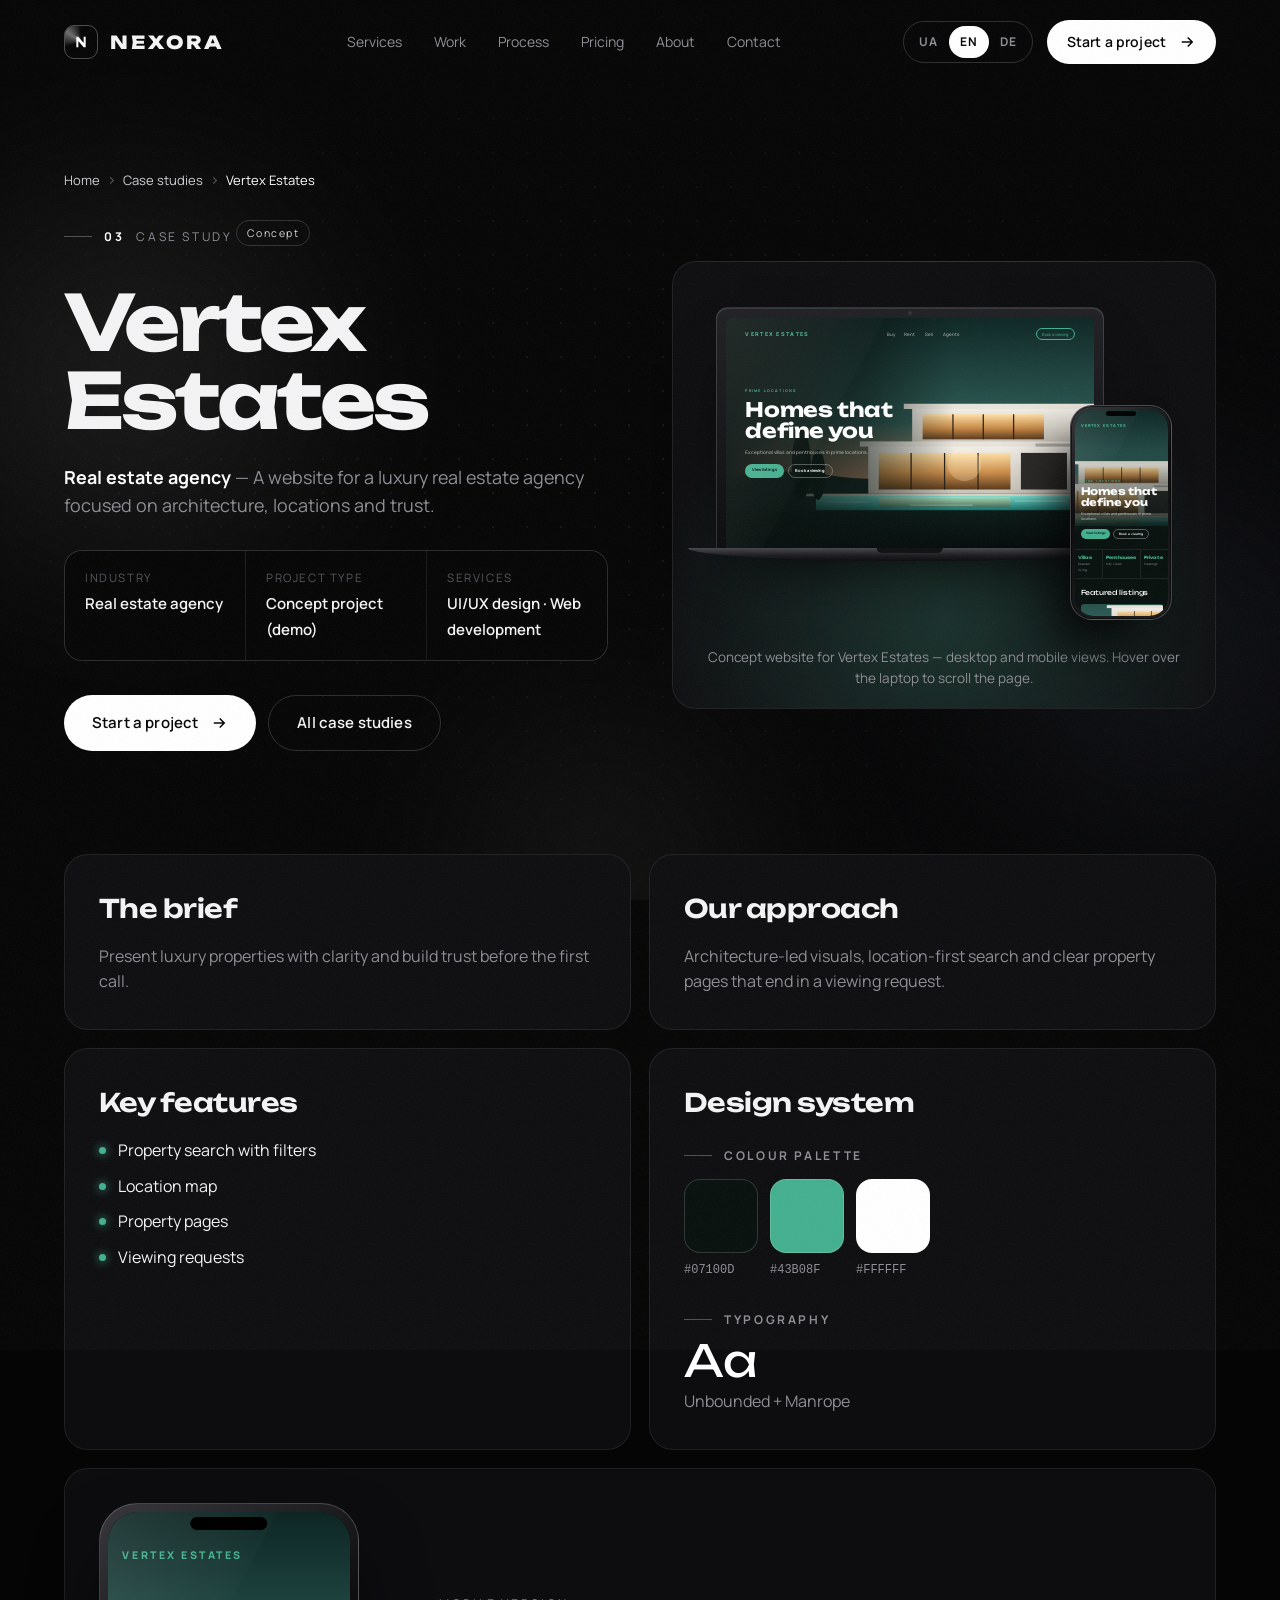
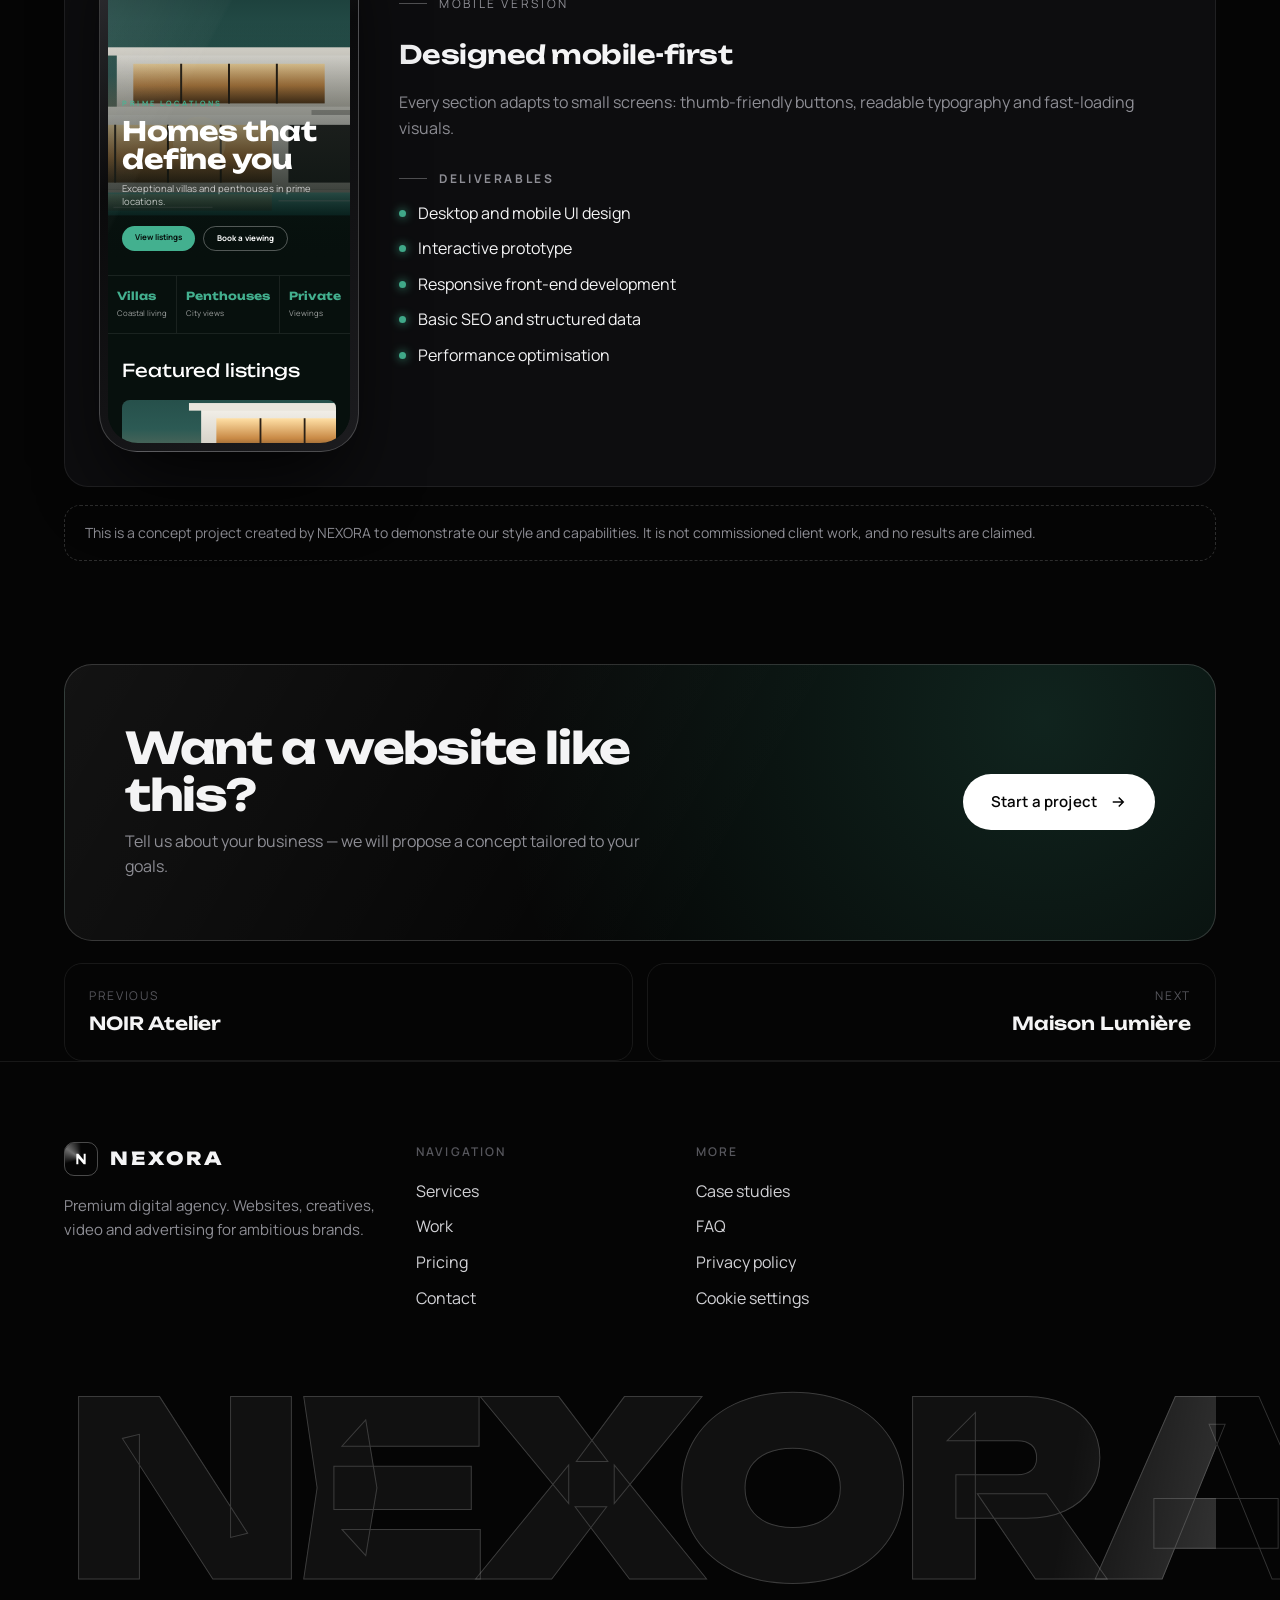
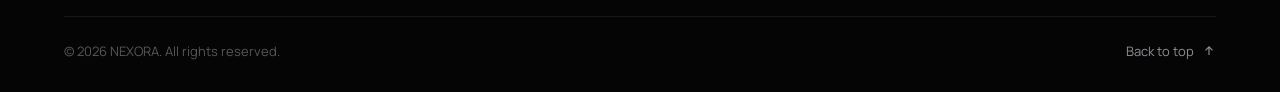
<file: case-studies/vertex-estates.html>
<!DOCTYPE html>
<html lang="en" data-title-key="meta.title" data-desc-key="meta.desc">
<head>
<meta charset="UTF-8">
<meta name="viewport" content="width=device-width, initial-scale=1, viewport-fit=cover">
<title>Vertex Estates — Real estate agency website concept | NEXORA</title>
<meta name="description" content="A website for a luxury real estate agency focused on architecture, locations and trust.">
<meta name="robots" content="index,follow,max-image-preview:large">
<meta name="theme-color" content="#050505">
<link rel="canonical" href="https://YOUR-DOMAIN.com/case-studies/vertex-estates.html">
<link rel="alternate" hreflang="uk" href="https://YOUR-DOMAIN.com/case-studies/vertex-estates.html?lang=uk">
<link rel="alternate" hreflang="en" href="https://YOUR-DOMAIN.com/case-studies/vertex-estates.html?lang=en">
<link rel="alternate" hreflang="de" href="https://YOUR-DOMAIN.com/case-studies/vertex-estates.html?lang=de">
<link rel="alternate" hreflang="x-default" href="https://YOUR-DOMAIN.com/case-studies/vertex-estates.html">
<meta property="og:type" content="website">
<meta property="og:site_name" content="NEXORA">
<meta property="og:url" content="https://YOUR-DOMAIN.com/case-studies/vertex-estates.html">
<meta property="og:title" content="Vertex Estates — Real estate agency website concept | NEXORA">
<meta property="og:description" content="A website for a luxury real estate agency focused on architecture, locations and trust.">
<meta property="og:image" content="https://YOUR-DOMAIN.com/og/case-vertex-estates.jpg">
<meta property="og:image:width" content="1200">
<meta property="og:image:height" content="630">
<meta property="og:image:alt" content="Concept website for Vertex Estates shown on a laptop and a phone">
<meta property="og:locale" content="en_US">
<meta property="og:locale:alternate" content="uk_UA">
<meta property="og:locale:alternate" content="de_DE">
<meta name="twitter:card" content="summary_large_image">
<meta name="twitter:title" content="Vertex Estates — Real estate agency website concept | NEXORA">
<meta name="twitter:description" content="A website for a luxury real estate agency focused on architecture, locations and trust.">
<meta name="twitter:image" content="https://YOUR-DOMAIN.com/og/case-vertex-estates.jpg">
<link rel="icon" href="data:image/svg+xml,%3Csvg xmlns='http://www.w3.org/2000/svg' viewBox='0 0 64 64'%3E%3Crect width='64' height='64' rx='14' fill='%23050505'/%3E%3Cpath d='M18 46V18h6l16 18V18h6v28h-6L24 28v18z' fill='%23fff'/%3E%3C/svg%3E">
<link rel="preconnect" href="https://fonts.googleapis.com">
<link rel="preconnect" href="https://fonts.gstatic.com" crossorigin>
<link href="https://fonts.googleapis.com/css2?family=Manrope:wght@300;400;500;600;700&family=Unbounded:wght@400;500;700;800;900&display=swap" rel="stylesheet">
<link rel="stylesheet" href="../assets/site.css">
<link rel="stylesheet" href="../assets/mockups.css">
<link rel="stylesheet" href="../assets/pages.css">
<script src="../assets/config.js"></script>
<script src="../assets/consent.js" defer></script>
<script type="application/ld+json">
{
 "@context": "https://schema.org",
 "@graph": [
  {
   "@type": "BreadcrumbList",
   "itemListElement": [
    {
     "@type": "ListItem",
     "position": 1,
     "name": "Home",
     "item": "https://YOUR-DOMAIN.com/"
    },
    {
     "@type": "ListItem",
     "position": 2,
     "name": "Case studies",
     "item": "https://YOUR-DOMAIN.com/case-studies/"
    },
    {
     "@type": "ListItem",
     "position": 3,
     "name": "Vertex Estates",
     "item": "https://YOUR-DOMAIN.com/case-studies/vertex-estates.html"
    }
   ]
  },
  {
   "@type": "CreativeWork",
   "@id": "https://YOUR-DOMAIN.com/case-studies/vertex-estates.html",
   "name": "Vertex Estates — website concept",
   "headline": "Vertex Estates — Real estate agency website concept | NEXORA",
   "description": "A website for a luxury real estate agency focused on architecture, locations and trust.",
   "genre": "Website design concept",
   "url": "https://YOUR-DOMAIN.com/case-studies/vertex-estates.html",
   "image": "https://YOUR-DOMAIN.com/og/case-vertex-estates.jpg",
   "inLanguage": [
    "uk",
    "en",
    "de"
   ],
   "creator": {
    "@id": "https://YOUR-DOMAIN.com/#org"
   },
   "isPartOf": {
    "@id": "https://YOUR-DOMAIN.com/case-studies/"
   }
  }
 ]
}
</script>
</head>
<body>
<a class="sr-only" href="#main">Skip to content</a>
<div class="bg-fx" aria-hidden="true"><i class="orb o1"></i><i class="orb o2"></i><i class="orb o3"></i><div class="bg-grid"></div></div>
<div class="progress"></div>
<header class="header" id="header">
  <div class="wrap nav">
    <a href="../" class="logo" aria-label="NEXORA"><span class="logo-mark"><svg viewBox="0 0 24 24" fill="#fff"><path d="M5 20V4h3l8 9.5V4h3v16h-3L8 10.5V20z"/></svg></span>NEXORA</a>
    <ul class="nav-links">
      <li><a href="../#services" data-i18n="nav.services">Services</a></li>
      <li><a href="../#work" data-i18n="nav.work">Work</a></li>
      <li><a href="../#process" data-i18n="nav.process">Process</a></li>
      <li><a href="../#pricing" data-i18n="nav.pricing">Pricing</a></li>
      <li><a href="../#about" data-i18n="nav.about">About</a></li>
      <li><a href="../#contact" data-i18n="nav.contact">Contact</a></li>
    </ul>
    <div class="nav-right">
      <div class="lang-switch" role="group" data-i18n-aria="lang.label" aria-label="Language"></div>
      <a href="../#contact" class="btn btn-primary btn-sm"><span data-i18n="nav.cta">Start a project</span><svg viewBox="0 0 24 24" fill="none" stroke="currentColor" stroke-width="2"><path d="M5 12h14M13 6l6 6-6 6"/></svg></a>
      <button class="burger" id="burger" aria-expanded="false" aria-controls="menu" data-i18n-aria="nav.menu" aria-label="Menu"><span></span><span></span></button>
    </div>
  </div>
</header>
<nav class="menu" id="menu" aria-hidden="true">
  <ol>
    <li><a href="../#services" data-i18n="nav.services">Services</a></li>
    <li><a href="../#work" data-i18n="nav.work">Work</a></li>
    <li><a href="../#process" data-i18n="nav.process">Process</a></li>
    <li><a href="../#pricing" data-i18n="nav.pricing">Pricing</a></li>
    <li><a href="../#about" data-i18n="nav.about">About</a></li>
    <li><a href="../#contact" data-i18n="nav.contact">Contact</a></li>
    <li><a href="../case-studies/" data-i18n="footer.cases">Case studies</a></li>
  </ol>
  <div class="menu-foot">
    <div class="lang-switch" role="group" data-i18n-aria="lang.label" aria-label="Language"></div>
    <a href="../#contact" class="btn btn-primary btn-sm"><span data-i18n="nav.cta">Start a project</span><svg viewBox="0 0 24 24" fill="none" stroke="currentColor" stroke-width="2"><path d="M5 12h14M13 6l6 6-6 6"/></svg></a>
  </div>
</nav>
<main id="main" class="page" style="--a:#43b08f">
  <section class="wrap">
    <nav class="bc" data-i18n-aria="bc.label" aria-label="Breadcrumb"><ol>
  <li><a href="../" data-i18n="bc.home">Home</a></li>
  <li><a href="./" data-i18n="bc.cases">Case studies</a></li>
  <li><span aria-current="page">Vertex Estates</span></li>
</ol></nav>
    <div class="case-hero">
      <div>
        <div class="label"><b>03</b><span data-i18n="cs.label">Case study</span></div>
        <span class="badge" data-i18n="work.badge">Concept</span>
        <h1 class="page-h1" style="margin-top:16px">Vertex Estates</h1>
        <p class="page-lead"><b data-i18n="p.cat" style="color:#fff">Real estate agency</b> — <span data-i18n="p.desc">A website for a luxury real estate agency focused on architecture, locations and trust.</span></p>
        <div class="facts">
          <div><small data-i18n="cs.industry">Industry</small><b data-i18n="p.cat">Real estate agency</b></div>
          <div><small data-i18n="cs.kind">Project type</small><b data-i18n="cs.kindVal">Concept project (demo)</b></div>
          <div><small data-i18n="cs.services">Services</small><b data-i18n="cs.servicesVal">UI/UX design · Web development</b></div>
        </div>
        <div class="page-actions"><a href="../#contact" class="btn btn-primary"><span data-i18n="cs.ctaBtn">Start a project</span><svg viewBox="0 0 24 24" fill="none" stroke="currentColor" stroke-width="2"><path d="M5 12h14M13 6l6 6-6 6"/></svg></a><a href="./" class="btn btn-ghost"><span data-i18n="cs.all">All case studies</span></a></div>
      </div>
      <figure class="case-fig">
        <div role="img" data-i18n-aria="p.alt" aria-label="Concept website for Vertex Estates shown on a laptop and a phone"><div class="stage" aria-hidden="true" style="--a:#43b08f;--mbg:#07100d">
    <div class="laptop"><div class="lid"><div class="screen"><div class="site" style="--fh:'Unbounded',sans-serif">
    <div class="s-nav"><span class="s-logo">VERTEX ESTATES</span><span class="s-links"><i>Buy</i><i>Rent</i><i>Sell</i><i>Agents</i></span><span class="s-cta">Book a viewing</span></div>
    <div class="s-hero"><svg class="scene" viewBox="0 0 400 220" preserveAspectRatio="xMidYMid slice" aria-hidden="true"><defs>
  <linearGradient id="s90_a" x1="0" y1="0" x2="0" y2="1"><stop offset="0" stop-color="#0d2624"/><stop offset=".45" stop-color="#2c5a54"/><stop offset=".76" stop-color="#e09a72"/><stop offset="1" stop-color="#f6c896"/></linearGradient>
  <radialGradient id="s90_b"><stop offset="0" stop-color="#fff1d6"/><stop offset=".4" stop-color="#ffcf9a" stop-opacity=".5"/><stop offset="1" stop-color="#ffcf9a" stop-opacity="0"/></radialGradient>
  <linearGradient id="s90_c" x1="0" y1="0" x2="0" y2="1"><stop offset="0" stop-color="#ffe0a6"/><stop offset=".55" stop-color="#c98a46"/><stop offset="1" stop-color="#5a3a1c"/></linearGradient>
  <linearGradient id="s90_d" x1="0" y1="0" x2="0" y2="1"><stop offset="0" stop-color="#79e0d2"/><stop offset="1" stop-color="#13706a"/></linearGradient>
  <linearGradient id="s90_e" x1="0" y1="0" x2="0" y2="1"><stop offset="0" stop-color="#f2efe8"/><stop offset="1" stop-color="#c9c4b9"/></linearGradient>
  <linearGradient id="s90_f" x1="0" y1="0" x2="0" y2="1"><stop offset="0" stop-color="#0b1a17"/><stop offset="1" stop-color="#050b0a"/></linearGradient></defs>
  <rect width="400" height="220" fill="url(#s90_a)"/><circle cx="330" cy="150" r="64" fill="url(#s90_b)"/><circle cx="330" cy="150" r="15" fill="#fff0d6" opacity=".9"/>
  <path d="M0 160Q60 140 120 150T240 146T400 150V220H0Z" fill="#0f2421"/>
  <g transform="translate(20 0)"><rect x="140" y="122" width="200" height="46" fill="url(#s90_e)"/><rect x="150" y="129" width="126" height="35" fill="url(#s90_c)"/>
   <path d="M181 129v35M213 129v35M245 129v35" stroke="#2a2016" stroke-width="1.2"/><rect x="286" y="129" width="44" height="35" fill="#2b2a28"/>
   <rect x="182" y="86" width="186" height="34" fill="url(#s90_e)"/><rect x="192" y="92" width="116" height="24" fill="url(#s90_c)"/>
   <path d="M221 92v24M250 92v24M279 92v24" stroke="#2a2016" stroke-width="1.2"/><rect x="174" y="82" width="202" height="5" fill="#e9e5dc"/>
   <rect x="132" y="118" width="214" height="5" fill="#e9e5dc"/><circle cx="232" cy="140" r="16" fill="#fff3d0" opacity=".25"/><rect x="300" y="120" width="68" height="3" fill="#000" opacity=".25"/></g>
  <rect x="100" y="168" width="290" height="2.5" fill="#d9d3c6"/><rect x="110" y="170" width="270" height="14" fill="url(#s90_d)"/>
  <rect x="170" y="171" width="126" height="10" fill="url(#s90_c)" opacity=".35"/><path d="M120 176h40M200 179h60M300 175h50" stroke="#fff" stroke-opacity=".4" stroke-width=".8"/>
  <rect y="184" width="400" height="36" fill="url(#s90_f)"/>
  <ellipse cx="96" cy="140" rx="9" ry="34" fill="#081512"/><ellipse cx="112" cy="150" rx="7" ry="24" fill="#0a1a17"/><ellipse cx="386" cy="146" rx="8" ry="28" fill="#081512"/></svg><div class="s-copy"><div class="s-kick">PRIME LOCATIONS</div><div class="s-h">Homes that<br>define you</div><div class="s-p">Exceptional villas and penthouses in prime locations.</div>
      <div class="s-btns"><span class="s-btn">View listings</span><span class="s-btn o">Book a viewing</span></div></div></div>
    <div class="s-feats"><div><b>Villas</b><span>Coastal living</span></div><div><b>Penthouses</b><span>City views</span></div><div><b>Private</b><span>Viewings</span></div></div>
    <div class="s-sec"><div class="s-title">Featured listings</div><div class="s-cards"><div class="s-card"><div class="ph"><svg class="" viewBox="150 80 140 105" preserveAspectRatio="xMidYMid slice" aria-hidden="true"><defs>
  <linearGradient id="s91_a" x1="0" y1="0" x2="0" y2="1"><stop offset="0" stop-color="#0d2624"/><stop offset=".45" stop-color="#2c5a54"/><stop offset=".76" stop-color="#e09a72"/><stop offset="1" stop-color="#f6c896"/></linearGradient>
  <radialGradient id="s91_b"><stop offset="0" stop-color="#fff1d6"/><stop offset=".4" stop-color="#ffcf9a" stop-opacity=".5"/><stop offset="1" stop-color="#ffcf9a" stop-opacity="0"/></radialGradient>
  <linearGradient id="s91_c" x1="0" y1="0" x2="0" y2="1"><stop offset="0" stop-color="#ffe0a6"/><stop offset=".55" stop-color="#c98a46"/><stop offset="1" stop-color="#5a3a1c"/></linearGradient>
  <linearGradient id="s91_d" x1="0" y1="0" x2="0" y2="1"><stop offset="0" stop-color="#79e0d2"/><stop offset="1" stop-color="#13706a"/></linearGradient>
  <linearGradient id="s91_e" x1="0" y1="0" x2="0" y2="1"><stop offset="0" stop-color="#f2efe8"/><stop offset="1" stop-color="#c9c4b9"/></linearGradient>
  <linearGradient id="s91_f" x1="0" y1="0" x2="0" y2="1"><stop offset="0" stop-color="#0b1a17"/><stop offset="1" stop-color="#050b0a"/></linearGradient></defs>
  <rect width="400" height="220" fill="url(#s91_a)"/><circle cx="330" cy="150" r="64" fill="url(#s91_b)"/><circle cx="330" cy="150" r="15" fill="#fff0d6" opacity=".9"/>
  <path d="M0 160Q60 140 120 150T240 146T400 150V220H0Z" fill="#0f2421"/>
  <g transform="translate(20 0)"><rect x="140" y="122" width="200" height="46" fill="url(#s91_e)"/><rect x="150" y="129" width="126" height="35" fill="url(#s91_c)"/>
   <path d="M181 129v35M213 129v35M245 129v35" stroke="#2a2016" stroke-width="1.2"/><rect x="286" y="129" width="44" height="35" fill="#2b2a28"/>
   <rect x="182" y="86" width="186" height="34" fill="url(#s91_e)"/><rect x="192" y="92" width="116" height="24" fill="url(#s91_c)"/>
   <path d="M221 92v24M250 92v24M279 92v24" stroke="#2a2016" stroke-width="1.2"/><rect x="174" y="82" width="202" height="5" fill="#e9e5dc"/>
   <rect x="132" y="118" width="214" height="5" fill="#e9e5dc"/><circle cx="232" cy="140" r="16" fill="#fff3d0" opacity=".25"/><rect x="300" y="120" width="68" height="3" fill="#000" opacity=".25"/></g>
  <rect x="100" y="168" width="290" height="2.5" fill="#d9d3c6"/><rect x="110" y="170" width="270" height="14" fill="url(#s91_d)"/>
  <rect x="170" y="171" width="126" height="10" fill="url(#s91_c)" opacity=".35"/><path d="M120 176h40M200 179h60M300 175h50" stroke="#fff" stroke-opacity=".4" stroke-width=".8"/>
  <rect y="184" width="400" height="36" fill="url(#s91_f)"/>
  <ellipse cx="96" cy="140" rx="9" ry="34" fill="#081512"/><ellipse cx="112" cy="150" rx="7" ry="24" fill="#0a1a17"/><ellipse cx="386" cy="146" rx="8" ry="28" fill="#081512"/></svg></div><b>Ocean Villa</b><span>€2.4M</span></div><div class="s-card"><div class="ph"><svg class="" viewBox="250 70 140 105" preserveAspectRatio="xMidYMid slice" aria-hidden="true"><defs>
  <linearGradient id="s92_a" x1="0" y1="0" x2="0" y2="1"><stop offset="0" stop-color="#0d2624"/><stop offset=".45" stop-color="#2c5a54"/><stop offset=".76" stop-color="#e09a72"/><stop offset="1" stop-color="#f6c896"/></linearGradient>
  <radialGradient id="s92_b"><stop offset="0" stop-color="#fff1d6"/><stop offset=".4" stop-color="#ffcf9a" stop-opacity=".5"/><stop offset="1" stop-color="#ffcf9a" stop-opacity="0"/></radialGradient>
  <linearGradient id="s92_c" x1="0" y1="0" x2="0" y2="1"><stop offset="0" stop-color="#ffe0a6"/><stop offset=".55" stop-color="#c98a46"/><stop offset="1" stop-color="#5a3a1c"/></linearGradient>
  <linearGradient id="s92_d" x1="0" y1="0" x2="0" y2="1"><stop offset="0" stop-color="#79e0d2"/><stop offset="1" stop-color="#13706a"/></linearGradient>
  <linearGradient id="s92_e" x1="0" y1="0" x2="0" y2="1"><stop offset="0" stop-color="#f2efe8"/><stop offset="1" stop-color="#c9c4b9"/></linearGradient>
  <linearGradient id="s92_f" x1="0" y1="0" x2="0" y2="1"><stop offset="0" stop-color="#0b1a17"/><stop offset="1" stop-color="#050b0a"/></linearGradient></defs>
  <rect width="400" height="220" fill="url(#s92_a)"/><circle cx="330" cy="150" r="64" fill="url(#s92_b)"/><circle cx="330" cy="150" r="15" fill="#fff0d6" opacity=".9"/>
  <path d="M0 160Q60 140 120 150T240 146T400 150V220H0Z" fill="#0f2421"/>
  <g transform="translate(20 0)"><rect x="140" y="122" width="200" height="46" fill="url(#s92_e)"/><rect x="150" y="129" width="126" height="35" fill="url(#s92_c)"/>
   <path d="M181 129v35M213 129v35M245 129v35" stroke="#2a2016" stroke-width="1.2"/><rect x="286" y="129" width="44" height="35" fill="#2b2a28"/>
   <rect x="182" y="86" width="186" height="34" fill="url(#s92_e)"/><rect x="192" y="92" width="116" height="24" fill="url(#s92_c)"/>
   <path d="M221 92v24M250 92v24M279 92v24" stroke="#2a2016" stroke-width="1.2"/><rect x="174" y="82" width="202" height="5" fill="#e9e5dc"/>
   <rect x="132" y="118" width="214" height="5" fill="#e9e5dc"/><circle cx="232" cy="140" r="16" fill="#fff3d0" opacity=".25"/><rect x="300" y="120" width="68" height="3" fill="#000" opacity=".25"/></g>
  <rect x="100" y="168" width="290" height="2.5" fill="#d9d3c6"/><rect x="110" y="170" width="270" height="14" fill="url(#s92_d)"/>
  <rect x="170" y="171" width="126" height="10" fill="url(#s92_c)" opacity=".35"/><path d="M120 176h40M200 179h60M300 175h50" stroke="#fff" stroke-opacity=".4" stroke-width=".8"/>
  <rect y="184" width="400" height="36" fill="url(#s92_f)"/>
  <ellipse cx="96" cy="140" rx="9" ry="34" fill="#081512"/><ellipse cx="112" cy="150" rx="7" ry="24" fill="#0a1a17"/><ellipse cx="386" cy="146" rx="8" ry="28" fill="#081512"/></svg></div><b>Sky Penthouse</b><span>€1.8M</span></div><div class="s-card"><div class="ph"><svg class="" viewBox="100 120 140 105" preserveAspectRatio="xMidYMid slice" aria-hidden="true"><defs>
  <linearGradient id="s93_a" x1="0" y1="0" x2="0" y2="1"><stop offset="0" stop-color="#0d2624"/><stop offset=".45" stop-color="#2c5a54"/><stop offset=".76" stop-color="#e09a72"/><stop offset="1" stop-color="#f6c896"/></linearGradient>
  <radialGradient id="s93_b"><stop offset="0" stop-color="#fff1d6"/><stop offset=".4" stop-color="#ffcf9a" stop-opacity=".5"/><stop offset="1" stop-color="#ffcf9a" stop-opacity="0"/></radialGradient>
  <linearGradient id="s93_c" x1="0" y1="0" x2="0" y2="1"><stop offset="0" stop-color="#ffe0a6"/><stop offset=".55" stop-color="#c98a46"/><stop offset="1" stop-color="#5a3a1c"/></linearGradient>
  <linearGradient id="s93_d" x1="0" y1="0" x2="0" y2="1"><stop offset="0" stop-color="#79e0d2"/><stop offset="1" stop-color="#13706a"/></linearGradient>
  <linearGradient id="s93_e" x1="0" y1="0" x2="0" y2="1"><stop offset="0" stop-color="#f2efe8"/><stop offset="1" stop-color="#c9c4b9"/></linearGradient>
  <linearGradient id="s93_f" x1="0" y1="0" x2="0" y2="1"><stop offset="0" stop-color="#0b1a17"/><stop offset="1" stop-color="#050b0a"/></linearGradient></defs>
  <rect width="400" height="220" fill="url(#s93_a)"/><circle cx="330" cy="150" r="64" fill="url(#s93_b)"/><circle cx="330" cy="150" r="15" fill="#fff0d6" opacity=".9"/>
  <path d="M0 160Q60 140 120 150T240 146T400 150V220H0Z" fill="#0f2421"/>
  <g transform="translate(20 0)"><rect x="140" y="122" width="200" height="46" fill="url(#s93_e)"/><rect x="150" y="129" width="126" height="35" fill="url(#s93_c)"/>
   <path d="M181 129v35M213 129v35M245 129v35" stroke="#2a2016" stroke-width="1.2"/><rect x="286" y="129" width="44" height="35" fill="#2b2a28"/>
   <rect x="182" y="86" width="186" height="34" fill="url(#s93_e)"/><rect x="192" y="92" width="116" height="24" fill="url(#s93_c)"/>
   <path d="M221 92v24M250 92v24M279 92v24" stroke="#2a2016" stroke-width="1.2"/><rect x="174" y="82" width="202" height="5" fill="#e9e5dc"/>
   <rect x="132" y="118" width="214" height="5" fill="#e9e5dc"/><circle cx="232" cy="140" r="16" fill="#fff3d0" opacity=".25"/><rect x="300" y="120" width="68" height="3" fill="#000" opacity=".25"/></g>
  <rect x="100" y="168" width="290" height="2.5" fill="#d9d3c6"/><rect x="110" y="170" width="270" height="14" fill="url(#s93_d)"/>
  <rect x="170" y="171" width="126" height="10" fill="url(#s93_c)" opacity=".35"/><path d="M120 176h40M200 179h60M300 175h50" stroke="#fff" stroke-opacity=".4" stroke-width=".8"/>
  <rect y="184" width="400" height="36" fill="url(#s93_f)"/>
  <ellipse cx="96" cy="140" rx="9" ry="34" fill="#081512"/><ellipse cx="112" cy="150" rx="7" ry="24" fill="#0a1a17"/><ellipse cx="386" cy="146" rx="8" ry="28" fill="#081512"/></svg></div><b>Garden House</b><span>€950K</span></div></div></div>
    <div class="s-band"><svg class="scene" viewBox="0 70 400 90" preserveAspectRatio="xMidYMid slice" aria-hidden="true"><defs>
  <linearGradient id="s94_a" x1="0" y1="0" x2="0" y2="1"><stop offset="0" stop-color="#0d2624"/><stop offset=".45" stop-color="#2c5a54"/><stop offset=".76" stop-color="#e09a72"/><stop offset="1" stop-color="#f6c896"/></linearGradient>
  <radialGradient id="s94_b"><stop offset="0" stop-color="#fff1d6"/><stop offset=".4" stop-color="#ffcf9a" stop-opacity=".5"/><stop offset="1" stop-color="#ffcf9a" stop-opacity="0"/></radialGradient>
  <linearGradient id="s94_c" x1="0" y1="0" x2="0" y2="1"><stop offset="0" stop-color="#ffe0a6"/><stop offset=".55" stop-color="#c98a46"/><stop offset="1" stop-color="#5a3a1c"/></linearGradient>
  <linearGradient id="s94_d" x1="0" y1="0" x2="0" y2="1"><stop offset="0" stop-color="#79e0d2"/><stop offset="1" stop-color="#13706a"/></linearGradient>
  <linearGradient id="s94_e" x1="0" y1="0" x2="0" y2="1"><stop offset="0" stop-color="#f2efe8"/><stop offset="1" stop-color="#c9c4b9"/></linearGradient>
  <linearGradient id="s94_f" x1="0" y1="0" x2="0" y2="1"><stop offset="0" stop-color="#0b1a17"/><stop offset="1" stop-color="#050b0a"/></linearGradient></defs>
  <rect width="400" height="220" fill="url(#s94_a)"/><circle cx="330" cy="150" r="64" fill="url(#s94_b)"/><circle cx="330" cy="150" r="15" fill="#fff0d6" opacity=".9"/>
  <path d="M0 160Q60 140 120 150T240 146T400 150V220H0Z" fill="#0f2421"/>
  <g transform="translate(20 0)"><rect x="140" y="122" width="200" height="46" fill="url(#s94_e)"/><rect x="150" y="129" width="126" height="35" fill="url(#s94_c)"/>
   <path d="M181 129v35M213 129v35M245 129v35" stroke="#2a2016" stroke-width="1.2"/><rect x="286" y="129" width="44" height="35" fill="#2b2a28"/>
   <rect x="182" y="86" width="186" height="34" fill="url(#s94_e)"/><rect x="192" y="92" width="116" height="24" fill="url(#s94_c)"/>
   <path d="M221 92v24M250 92v24M279 92v24" stroke="#2a2016" stroke-width="1.2"/><rect x="174" y="82" width="202" height="5" fill="#e9e5dc"/>
   <rect x="132" y="118" width="214" height="5" fill="#e9e5dc"/><circle cx="232" cy="140" r="16" fill="#fff3d0" opacity=".25"/><rect x="300" y="120" width="68" height="3" fill="#000" opacity=".25"/></g>
  <rect x="100" y="168" width="290" height="2.5" fill="#d9d3c6"/><rect x="110" y="170" width="270" height="14" fill="url(#s94_d)"/>
  <rect x="170" y="171" width="126" height="10" fill="url(#s94_c)" opacity=".35"/><path d="M120 176h40M200 179h60M300 175h50" stroke="#fff" stroke-opacity=".4" stroke-width=".8"/>
  <rect y="184" width="400" height="36" fill="url(#s94_f)"/>
  <ellipse cx="96" cy="140" rx="9" ry="34" fill="#081512"/><ellipse cx="112" cy="150" rx="7" ry="24" fill="#0a1a17"/><ellipse cx="386" cy="146" rx="8" ry="28" fill="#081512"/></svg><div class="s-band-t">Find your place</div></div>
    <div class="s-foot"><span>© Vertex Estates</span><span>Instagram · Contact</span></div>
  </div></div></div><div class="base"></div></div>
    <div class="phone"><div class="screen"><div class="site" style="--fh:'Unbounded',sans-serif">
    <div class="s-nav"><span class="s-logo">VERTEX ESTATES</span><span class="s-links"><i>Buy</i><i>Rent</i><i>Sell</i><i>Agents</i></span><span class="s-cta">Book a viewing</span></div>
    <div class="s-hero"><svg class="scene" viewBox="195 0 150 220" preserveAspectRatio="xMidYMid slice" aria-hidden="true"><defs>
  <linearGradient id="s95_a" x1="0" y1="0" x2="0" y2="1"><stop offset="0" stop-color="#0d2624"/><stop offset=".45" stop-color="#2c5a54"/><stop offset=".76" stop-color="#e09a72"/><stop offset="1" stop-color="#f6c896"/></linearGradient>
  <radialGradient id="s95_b"><stop offset="0" stop-color="#fff1d6"/><stop offset=".4" stop-color="#ffcf9a" stop-opacity=".5"/><stop offset="1" stop-color="#ffcf9a" stop-opacity="0"/></radialGradient>
  <linearGradient id="s95_c" x1="0" y1="0" x2="0" y2="1"><stop offset="0" stop-color="#ffe0a6"/><stop offset=".55" stop-color="#c98a46"/><stop offset="1" stop-color="#5a3a1c"/></linearGradient>
  <linearGradient id="s95_d" x1="0" y1="0" x2="0" y2="1"><stop offset="0" stop-color="#79e0d2"/><stop offset="1" stop-color="#13706a"/></linearGradient>
  <linearGradient id="s95_e" x1="0" y1="0" x2="0" y2="1"><stop offset="0" stop-color="#f2efe8"/><stop offset="1" stop-color="#c9c4b9"/></linearGradient>
  <linearGradient id="s95_f" x1="0" y1="0" x2="0" y2="1"><stop offset="0" stop-color="#0b1a17"/><stop offset="1" stop-color="#050b0a"/></linearGradient></defs>
  <rect width="400" height="220" fill="url(#s95_a)"/><circle cx="330" cy="150" r="64" fill="url(#s95_b)"/><circle cx="330" cy="150" r="15" fill="#fff0d6" opacity=".9"/>
  <path d="M0 160Q60 140 120 150T240 146T400 150V220H0Z" fill="#0f2421"/>
  <g transform="translate(20 0)"><rect x="140" y="122" width="200" height="46" fill="url(#s95_e)"/><rect x="150" y="129" width="126" height="35" fill="url(#s95_c)"/>
   <path d="M181 129v35M213 129v35M245 129v35" stroke="#2a2016" stroke-width="1.2"/><rect x="286" y="129" width="44" height="35" fill="#2b2a28"/>
   <rect x="182" y="86" width="186" height="34" fill="url(#s95_e)"/><rect x="192" y="92" width="116" height="24" fill="url(#s95_c)"/>
   <path d="M221 92v24M250 92v24M279 92v24" stroke="#2a2016" stroke-width="1.2"/><rect x="174" y="82" width="202" height="5" fill="#e9e5dc"/>
   <rect x="132" y="118" width="214" height="5" fill="#e9e5dc"/><circle cx="232" cy="140" r="16" fill="#fff3d0" opacity=".25"/><rect x="300" y="120" width="68" height="3" fill="#000" opacity=".25"/></g>
  <rect x="100" y="168" width="290" height="2.5" fill="#d9d3c6"/><rect x="110" y="170" width="270" height="14" fill="url(#s95_d)"/>
  <rect x="170" y="171" width="126" height="10" fill="url(#s95_c)" opacity=".35"/><path d="M120 176h40M200 179h60M300 175h50" stroke="#fff" stroke-opacity=".4" stroke-width=".8"/>
  <rect y="184" width="400" height="36" fill="url(#s95_f)"/>
  <ellipse cx="96" cy="140" rx="9" ry="34" fill="#081512"/><ellipse cx="112" cy="150" rx="7" ry="24" fill="#0a1a17"/><ellipse cx="386" cy="146" rx="8" ry="28" fill="#081512"/></svg><div class="s-copy"><div class="s-kick">PRIME LOCATIONS</div><div class="s-h">Homes that<br>define you</div><div class="s-p">Exceptional villas and penthouses in prime locations.</div>
      <div class="s-btns"><span class="s-btn">View listings</span><span class="s-btn o">Book a viewing</span></div></div></div>
    <div class="s-feats"><div><b>Villas</b><span>Coastal living</span></div><div><b>Penthouses</b><span>City views</span></div><div><b>Private</b><span>Viewings</span></div></div>
    <div class="s-sec"><div class="s-title">Featured listings</div><div class="s-cards"><div class="s-card"><div class="ph"><svg class="" viewBox="150 80 140 105" preserveAspectRatio="xMidYMid slice" aria-hidden="true"><defs>
  <linearGradient id="s96_a" x1="0" y1="0" x2="0" y2="1"><stop offset="0" stop-color="#0d2624"/><stop offset=".45" stop-color="#2c5a54"/><stop offset=".76" stop-color="#e09a72"/><stop offset="1" stop-color="#f6c896"/></linearGradient>
  <radialGradient id="s96_b"><stop offset="0" stop-color="#fff1d6"/><stop offset=".4" stop-color="#ffcf9a" stop-opacity=".5"/><stop offset="1" stop-color="#ffcf9a" stop-opacity="0"/></radialGradient>
  <linearGradient id="s96_c" x1="0" y1="0" x2="0" y2="1"><stop offset="0" stop-color="#ffe0a6"/><stop offset=".55" stop-color="#c98a46"/><stop offset="1" stop-color="#5a3a1c"/></linearGradient>
  <linearGradient id="s96_d" x1="0" y1="0" x2="0" y2="1"><stop offset="0" stop-color="#79e0d2"/><stop offset="1" stop-color="#13706a"/></linearGradient>
  <linearGradient id="s96_e" x1="0" y1="0" x2="0" y2="1"><stop offset="0" stop-color="#f2efe8"/><stop offset="1" stop-color="#c9c4b9"/></linearGradient>
  <linearGradient id="s96_f" x1="0" y1="0" x2="0" y2="1"><stop offset="0" stop-color="#0b1a17"/><stop offset="1" stop-color="#050b0a"/></linearGradient></defs>
  <rect width="400" height="220" fill="url(#s96_a)"/><circle cx="330" cy="150" r="64" fill="url(#s96_b)"/><circle cx="330" cy="150" r="15" fill="#fff0d6" opacity=".9"/>
  <path d="M0 160Q60 140 120 150T240 146T400 150V220H0Z" fill="#0f2421"/>
  <g transform="translate(20 0)"><rect x="140" y="122" width="200" height="46" fill="url(#s96_e)"/><rect x="150" y="129" width="126" height="35" fill="url(#s96_c)"/>
   <path d="M181 129v35M213 129v35M245 129v35" stroke="#2a2016" stroke-width="1.2"/><rect x="286" y="129" width="44" height="35" fill="#2b2a28"/>
   <rect x="182" y="86" width="186" height="34" fill="url(#s96_e)"/><rect x="192" y="92" width="116" height="24" fill="url(#s96_c)"/>
   <path d="M221 92v24M250 92v24M279 92v24" stroke="#2a2016" stroke-width="1.2"/><rect x="174" y="82" width="202" height="5" fill="#e9e5dc"/>
   <rect x="132" y="118" width="214" height="5" fill="#e9e5dc"/><circle cx="232" cy="140" r="16" fill="#fff3d0" opacity=".25"/><rect x="300" y="120" width="68" height="3" fill="#000" opacity=".25"/></g>
  <rect x="100" y="168" width="290" height="2.5" fill="#d9d3c6"/><rect x="110" y="170" width="270" height="14" fill="url(#s96_d)"/>
  <rect x="170" y="171" width="126" height="10" fill="url(#s96_c)" opacity=".35"/><path d="M120 176h40M200 179h60M300 175h50" stroke="#fff" stroke-opacity=".4" stroke-width=".8"/>
  <rect y="184" width="400" height="36" fill="url(#s96_f)"/>
  <ellipse cx="96" cy="140" rx="9" ry="34" fill="#081512"/><ellipse cx="112" cy="150" rx="7" ry="24" fill="#0a1a17"/><ellipse cx="386" cy="146" rx="8" ry="28" fill="#081512"/></svg></div><b>Ocean Villa</b><span>€2.4M</span></div><div class="s-card"><div class="ph"><svg class="" viewBox="250 70 140 105" preserveAspectRatio="xMidYMid slice" aria-hidden="true"><defs>
  <linearGradient id="s97_a" x1="0" y1="0" x2="0" y2="1"><stop offset="0" stop-color="#0d2624"/><stop offset=".45" stop-color="#2c5a54"/><stop offset=".76" stop-color="#e09a72"/><stop offset="1" stop-color="#f6c896"/></linearGradient>
  <radialGradient id="s97_b"><stop offset="0" stop-color="#fff1d6"/><stop offset=".4" stop-color="#ffcf9a" stop-opacity=".5"/><stop offset="1" stop-color="#ffcf9a" stop-opacity="0"/></radialGradient>
  <linearGradient id="s97_c" x1="0" y1="0" x2="0" y2="1"><stop offset="0" stop-color="#ffe0a6"/><stop offset=".55" stop-color="#c98a46"/><stop offset="1" stop-color="#5a3a1c"/></linearGradient>
  <linearGradient id="s97_d" x1="0" y1="0" x2="0" y2="1"><stop offset="0" stop-color="#79e0d2"/><stop offset="1" stop-color="#13706a"/></linearGradient>
  <linearGradient id="s97_e" x1="0" y1="0" x2="0" y2="1"><stop offset="0" stop-color="#f2efe8"/><stop offset="1" stop-color="#c9c4b9"/></linearGradient>
  <linearGradient id="s97_f" x1="0" y1="0" x2="0" y2="1"><stop offset="0" stop-color="#0b1a17"/><stop offset="1" stop-color="#050b0a"/></linearGradient></defs>
  <rect width="400" height="220" fill="url(#s97_a)"/><circle cx="330" cy="150" r="64" fill="url(#s97_b)"/><circle cx="330" cy="150" r="15" fill="#fff0d6" opacity=".9"/>
  <path d="M0 160Q60 140 120 150T240 146T400 150V220H0Z" fill="#0f2421"/>
  <g transform="translate(20 0)"><rect x="140" y="122" width="200" height="46" fill="url(#s97_e)"/><rect x="150" y="129" width="126" height="35" fill="url(#s97_c)"/>
   <path d="M181 129v35M213 129v35M245 129v35" stroke="#2a2016" stroke-width="1.2"/><rect x="286" y="129" width="44" height="35" fill="#2b2a28"/>
   <rect x="182" y="86" width="186" height="34" fill="url(#s97_e)"/><rect x="192" y="92" width="116" height="24" fill="url(#s97_c)"/>
   <path d="M221 92v24M250 92v24M279 92v24" stroke="#2a2016" stroke-width="1.2"/><rect x="174" y="82" width="202" height="5" fill="#e9e5dc"/>
   <rect x="132" y="118" width="214" height="5" fill="#e9e5dc"/><circle cx="232" cy="140" r="16" fill="#fff3d0" opacity=".25"/><rect x="300" y="120" width="68" height="3" fill="#000" opacity=".25"/></g>
  <rect x="100" y="168" width="290" height="2.5" fill="#d9d3c6"/><rect x="110" y="170" width="270" height="14" fill="url(#s97_d)"/>
  <rect x="170" y="171" width="126" height="10" fill="url(#s97_c)" opacity=".35"/><path d="M120 176h40M200 179h60M300 175h50" stroke="#fff" stroke-opacity=".4" stroke-width=".8"/>
  <rect y="184" width="400" height="36" fill="url(#s97_f)"/>
  <ellipse cx="96" cy="140" rx="9" ry="34" fill="#081512"/><ellipse cx="112" cy="150" rx="7" ry="24" fill="#0a1a17"/><ellipse cx="386" cy="146" rx="8" ry="28" fill="#081512"/></svg></div><b>Sky Penthouse</b><span>€1.8M</span></div><div class="s-card"><div class="ph"><svg class="" viewBox="100 120 140 105" preserveAspectRatio="xMidYMid slice" aria-hidden="true"><defs>
  <linearGradient id="s98_a" x1="0" y1="0" x2="0" y2="1"><stop offset="0" stop-color="#0d2624"/><stop offset=".45" stop-color="#2c5a54"/><stop offset=".76" stop-color="#e09a72"/><stop offset="1" stop-color="#f6c896"/></linearGradient>
  <radialGradient id="s98_b"><stop offset="0" stop-color="#fff1d6"/><stop offset=".4" stop-color="#ffcf9a" stop-opacity=".5"/><stop offset="1" stop-color="#ffcf9a" stop-opacity="0"/></radialGradient>
  <linearGradient id="s98_c" x1="0" y1="0" x2="0" y2="1"><stop offset="0" stop-color="#ffe0a6"/><stop offset=".55" stop-color="#c98a46"/><stop offset="1" stop-color="#5a3a1c"/></linearGradient>
  <linearGradient id="s98_d" x1="0" y1="0" x2="0" y2="1"><stop offset="0" stop-color="#79e0d2"/><stop offset="1" stop-color="#13706a"/></linearGradient>
  <linearGradient id="s98_e" x1="0" y1="0" x2="0" y2="1"><stop offset="0" stop-color="#f2efe8"/><stop offset="1" stop-color="#c9c4b9"/></linearGradient>
  <linearGradient id="s98_f" x1="0" y1="0" x2="0" y2="1"><stop offset="0" stop-color="#0b1a17"/><stop offset="1" stop-color="#050b0a"/></linearGradient></defs>
  <rect width="400" height="220" fill="url(#s98_a)"/><circle cx="330" cy="150" r="64" fill="url(#s98_b)"/><circle cx="330" cy="150" r="15" fill="#fff0d6" opacity=".9"/>
  <path d="M0 160Q60 140 120 150T240 146T400 150V220H0Z" fill="#0f2421"/>
  <g transform="translate(20 0)"><rect x="140" y="122" width="200" height="46" fill="url(#s98_e)"/><rect x="150" y="129" width="126" height="35" fill="url(#s98_c)"/>
   <path d="M181 129v35M213 129v35M245 129v35" stroke="#2a2016" stroke-width="1.2"/><rect x="286" y="129" width="44" height="35" fill="#2b2a28"/>
   <rect x="182" y="86" width="186" height="34" fill="url(#s98_e)"/><rect x="192" y="92" width="116" height="24" fill="url(#s98_c)"/>
   <path d="M221 92v24M250 92v24M279 92v24" stroke="#2a2016" stroke-width="1.2"/><rect x="174" y="82" width="202" height="5" fill="#e9e5dc"/>
   <rect x="132" y="118" width="214" height="5" fill="#e9e5dc"/><circle cx="232" cy="140" r="16" fill="#fff3d0" opacity=".25"/><rect x="300" y="120" width="68" height="3" fill="#000" opacity=".25"/></g>
  <rect x="100" y="168" width="290" height="2.5" fill="#d9d3c6"/><rect x="110" y="170" width="270" height="14" fill="url(#s98_d)"/>
  <rect x="170" y="171" width="126" height="10" fill="url(#s98_c)" opacity=".35"/><path d="M120 176h40M200 179h60M300 175h50" stroke="#fff" stroke-opacity=".4" stroke-width=".8"/>
  <rect y="184" width="400" height="36" fill="url(#s98_f)"/>
  <ellipse cx="96" cy="140" rx="9" ry="34" fill="#081512"/><ellipse cx="112" cy="150" rx="7" ry="24" fill="#0a1a17"/><ellipse cx="386" cy="146" rx="8" ry="28" fill="#081512"/></svg></div><b>Garden House</b><span>€950K</span></div></div></div>
    <div class="s-band"><svg class="scene" viewBox="0 70 400 90" preserveAspectRatio="xMidYMid slice" aria-hidden="true"><defs>
  <linearGradient id="s99_a" x1="0" y1="0" x2="0" y2="1"><stop offset="0" stop-color="#0d2624"/><stop offset=".45" stop-color="#2c5a54"/><stop offset=".76" stop-color="#e09a72"/><stop offset="1" stop-color="#f6c896"/></linearGradient>
  <radialGradient id="s99_b"><stop offset="0" stop-color="#fff1d6"/><stop offset=".4" stop-color="#ffcf9a" stop-opacity=".5"/><stop offset="1" stop-color="#ffcf9a" stop-opacity="0"/></radialGradient>
  <linearGradient id="s99_c" x1="0" y1="0" x2="0" y2="1"><stop offset="0" stop-color="#ffe0a6"/><stop offset=".55" stop-color="#c98a46"/><stop offset="1" stop-color="#5a3a1c"/></linearGradient>
  <linearGradient id="s99_d" x1="0" y1="0" x2="0" y2="1"><stop offset="0" stop-color="#79e0d2"/><stop offset="1" stop-color="#13706a"/></linearGradient>
  <linearGradient id="s99_e" x1="0" y1="0" x2="0" y2="1"><stop offset="0" stop-color="#f2efe8"/><stop offset="1" stop-color="#c9c4b9"/></linearGradient>
  <linearGradient id="s99_f" x1="0" y1="0" x2="0" y2="1"><stop offset="0" stop-color="#0b1a17"/><stop offset="1" stop-color="#050b0a"/></linearGradient></defs>
  <rect width="400" height="220" fill="url(#s99_a)"/><circle cx="330" cy="150" r="64" fill="url(#s99_b)"/><circle cx="330" cy="150" r="15" fill="#fff0d6" opacity=".9"/>
  <path d="M0 160Q60 140 120 150T240 146T400 150V220H0Z" fill="#0f2421"/>
  <g transform="translate(20 0)"><rect x="140" y="122" width="200" height="46" fill="url(#s99_e)"/><rect x="150" y="129" width="126" height="35" fill="url(#s99_c)"/>
   <path d="M181 129v35M213 129v35M245 129v35" stroke="#2a2016" stroke-width="1.2"/><rect x="286" y="129" width="44" height="35" fill="#2b2a28"/>
   <rect x="182" y="86" width="186" height="34" fill="url(#s99_e)"/><rect x="192" y="92" width="116" height="24" fill="url(#s99_c)"/>
   <path d="M221 92v24M250 92v24M279 92v24" stroke="#2a2016" stroke-width="1.2"/><rect x="174" y="82" width="202" height="5" fill="#e9e5dc"/>
   <rect x="132" y="118" width="214" height="5" fill="#e9e5dc"/><circle cx="232" cy="140" r="16" fill="#fff3d0" opacity=".25"/><rect x="300" y="120" width="68" height="3" fill="#000" opacity=".25"/></g>
  <rect x="100" y="168" width="290" height="2.5" fill="#d9d3c6"/><rect x="110" y="170" width="270" height="14" fill="url(#s99_d)"/>
  <rect x="170" y="171" width="126" height="10" fill="url(#s99_c)" opacity=".35"/><path d="M120 176h40M200 179h60M300 175h50" stroke="#fff" stroke-opacity=".4" stroke-width=".8"/>
  <rect y="184" width="400" height="36" fill="url(#s99_f)"/>
  <ellipse cx="96" cy="140" rx="9" ry="34" fill="#081512"/><ellipse cx="112" cy="150" rx="7" ry="24" fill="#0a1a17"/><ellipse cx="386" cy="146" rx="8" ry="28" fill="#081512"/></svg><div class="s-band-t">Find your place</div></div>
    <div class="s-foot"><span>© Vertex Estates</span><span>Instagram · Contact</span></div>
  </div></div></div>
  </div></div>
        <figcaption><span data-i18n="p.cap">Concept website for Vertex Estates — desktop and mobile views</span>. <span data-i18n="cs.hover">Hover over the laptop to scroll the page.</span></figcaption>
      </figure>
    </div>
    <div class="case-body">
      <div class="cs-block rv"><h2 data-i18n="cs.brief">The brief</h2><p data-i18n="p.brief">Present luxury properties with clarity and build trust before the first call.</p></div>
      <div class="cs-block rv"><h2 data-i18n="cs.approach">Our approach</h2><p data-i18n="p.appr">Architecture-led visuals, location-first search and clear property pages that end in a viewing request.</p></div>
      <div class="cs-block rv"><h2 data-i18n="cs.features">Key features</h2><ul data-i18n-list="p.feat"><li>Property search with filters</li><li>Location map</li><li>Property pages</li><li>Viewing requests</li></ul></div>
      <div class="cs-block rv"><h2 data-i18n="cs.design">Design system</h2>
        <h3 class="label" style="margin:0 0 14px"><span data-i18n="cs.palette">Colour palette</span></h3>
        <div class="swatches"><span class="sw"><i style="background:#07100d"></i>#07100D</span><span class="sw"><i style="background:#43b08f"></i>#43B08F</span><span class="sw"><i style="background:#ffffff"></i>#FFFFFF</span></div>
        <h3 class="label" style="margin:0 0 10px"><span data-i18n="cs.type">Typography</span></h3>
        <div class="type-sample" style="font-family:'Unbounded',sans-serif">Aa</div><p>Unbounded + Manrope</p>
      </div>
      <div class="cs-block rv case-mobile" style="grid-column:1/-1">
        <div class="solo-phone" role="img" data-i18n-aria="p.alt" aria-label="Concept website for Vertex Estates shown on a laptop and a phone"><div class="screen" style="--a:#43b08f;--mbg:#07100d" aria-hidden="true"><div class="site" style="--fh:'Unbounded',sans-serif">
    <div class="s-nav"><span class="s-logo">VERTEX ESTATES</span><span class="s-links"><i>Buy</i><i>Rent</i><i>Sell</i><i>Agents</i></span><span class="s-cta">Book a viewing</span></div>
    <div class="s-hero"><svg class="scene" viewBox="195 0 150 220" preserveAspectRatio="xMidYMid slice" aria-hidden="true"><defs>
  <linearGradient id="s100_a" x1="0" y1="0" x2="0" y2="1"><stop offset="0" stop-color="#0d2624"/><stop offset=".45" stop-color="#2c5a54"/><stop offset=".76" stop-color="#e09a72"/><stop offset="1" stop-color="#f6c896"/></linearGradient>
  <radialGradient id="s100_b"><stop offset="0" stop-color="#fff1d6"/><stop offset=".4" stop-color="#ffcf9a" stop-opacity=".5"/><stop offset="1" stop-color="#ffcf9a" stop-opacity="0"/></radialGradient>
  <linearGradient id="s100_c" x1="0" y1="0" x2="0" y2="1"><stop offset="0" stop-color="#ffe0a6"/><stop offset=".55" stop-color="#c98a46"/><stop offset="1" stop-color="#5a3a1c"/></linearGradient>
  <linearGradient id="s100_d" x1="0" y1="0" x2="0" y2="1"><stop offset="0" stop-color="#79e0d2"/><stop offset="1" stop-color="#13706a"/></linearGradient>
  <linearGradient id="s100_e" x1="0" y1="0" x2="0" y2="1"><stop offset="0" stop-color="#f2efe8"/><stop offset="1" stop-color="#c9c4b9"/></linearGradient>
  <linearGradient id="s100_f" x1="0" y1="0" x2="0" y2="1"><stop offset="0" stop-color="#0b1a17"/><stop offset="1" stop-color="#050b0a"/></linearGradient></defs>
  <rect width="400" height="220" fill="url(#s100_a)"/><circle cx="330" cy="150" r="64" fill="url(#s100_b)"/><circle cx="330" cy="150" r="15" fill="#fff0d6" opacity=".9"/>
  <path d="M0 160Q60 140 120 150T240 146T400 150V220H0Z" fill="#0f2421"/>
  <g transform="translate(20 0)"><rect x="140" y="122" width="200" height="46" fill="url(#s100_e)"/><rect x="150" y="129" width="126" height="35" fill="url(#s100_c)"/>
   <path d="M181 129v35M213 129v35M245 129v35" stroke="#2a2016" stroke-width="1.2"/><rect x="286" y="129" width="44" height="35" fill="#2b2a28"/>
   <rect x="182" y="86" width="186" height="34" fill="url(#s100_e)"/><rect x="192" y="92" width="116" height="24" fill="url(#s100_c)"/>
   <path d="M221 92v24M250 92v24M279 92v24" stroke="#2a2016" stroke-width="1.2"/><rect x="174" y="82" width="202" height="5" fill="#e9e5dc"/>
   <rect x="132" y="118" width="214" height="5" fill="#e9e5dc"/><circle cx="232" cy="140" r="16" fill="#fff3d0" opacity=".25"/><rect x="300" y="120" width="68" height="3" fill="#000" opacity=".25"/></g>
  <rect x="100" y="168" width="290" height="2.5" fill="#d9d3c6"/><rect x="110" y="170" width="270" height="14" fill="url(#s100_d)"/>
  <rect x="170" y="171" width="126" height="10" fill="url(#s100_c)" opacity=".35"/><path d="M120 176h40M200 179h60M300 175h50" stroke="#fff" stroke-opacity=".4" stroke-width=".8"/>
  <rect y="184" width="400" height="36" fill="url(#s100_f)"/>
  <ellipse cx="96" cy="140" rx="9" ry="34" fill="#081512"/><ellipse cx="112" cy="150" rx="7" ry="24" fill="#0a1a17"/><ellipse cx="386" cy="146" rx="8" ry="28" fill="#081512"/></svg><div class="s-copy"><div class="s-kick">PRIME LOCATIONS</div><div class="s-h">Homes that<br>define you</div><div class="s-p">Exceptional villas and penthouses in prime locations.</div>
      <div class="s-btns"><span class="s-btn">View listings</span><span class="s-btn o">Book a viewing</span></div></div></div>
    <div class="s-feats"><div><b>Villas</b><span>Coastal living</span></div><div><b>Penthouses</b><span>City views</span></div><div><b>Private</b><span>Viewings</span></div></div>
    <div class="s-sec"><div class="s-title">Featured listings</div><div class="s-cards"><div class="s-card"><div class="ph"><svg class="" viewBox="150 80 140 105" preserveAspectRatio="xMidYMid slice" aria-hidden="true"><defs>
  <linearGradient id="s101_a" x1="0" y1="0" x2="0" y2="1"><stop offset="0" stop-color="#0d2624"/><stop offset=".45" stop-color="#2c5a54"/><stop offset=".76" stop-color="#e09a72"/><stop offset="1" stop-color="#f6c896"/></linearGradient>
  <radialGradient id="s101_b"><stop offset="0" stop-color="#fff1d6"/><stop offset=".4" stop-color="#ffcf9a" stop-opacity=".5"/><stop offset="1" stop-color="#ffcf9a" stop-opacity="0"/></radialGradient>
  <linearGradient id="s101_c" x1="0" y1="0" x2="0" y2="1"><stop offset="0" stop-color="#ffe0a6"/><stop offset=".55" stop-color="#c98a46"/><stop offset="1" stop-color="#5a3a1c"/></linearGradient>
  <linearGradient id="s101_d" x1="0" y1="0" x2="0" y2="1"><stop offset="0" stop-color="#79e0d2"/><stop offset="1" stop-color="#13706a"/></linearGradient>
  <linearGradient id="s101_e" x1="0" y1="0" x2="0" y2="1"><stop offset="0" stop-color="#f2efe8"/><stop offset="1" stop-color="#c9c4b9"/></linearGradient>
  <linearGradient id="s101_f" x1="0" y1="0" x2="0" y2="1"><stop offset="0" stop-color="#0b1a17"/><stop offset="1" stop-color="#050b0a"/></linearGradient></defs>
  <rect width="400" height="220" fill="url(#s101_a)"/><circle cx="330" cy="150" r="64" fill="url(#s101_b)"/><circle cx="330" cy="150" r="15" fill="#fff0d6" opacity=".9"/>
  <path d="M0 160Q60 140 120 150T240 146T400 150V220H0Z" fill="#0f2421"/>
  <g transform="translate(20 0)"><rect x="140" y="122" width="200" height="46" fill="url(#s101_e)"/><rect x="150" y="129" width="126" height="35" fill="url(#s101_c)"/>
   <path d="M181 129v35M213 129v35M245 129v35" stroke="#2a2016" stroke-width="1.2"/><rect x="286" y="129" width="44" height="35" fill="#2b2a28"/>
   <rect x="182" y="86" width="186" height="34" fill="url(#s101_e)"/><rect x="192" y="92" width="116" height="24" fill="url(#s101_c)"/>
   <path d="M221 92v24M250 92v24M279 92v24" stroke="#2a2016" stroke-width="1.2"/><rect x="174" y="82" width="202" height="5" fill="#e9e5dc"/>
   <rect x="132" y="118" width="214" height="5" fill="#e9e5dc"/><circle cx="232" cy="140" r="16" fill="#fff3d0" opacity=".25"/><rect x="300" y="120" width="68" height="3" fill="#000" opacity=".25"/></g>
  <rect x="100" y="168" width="290" height="2.5" fill="#d9d3c6"/><rect x="110" y="170" width="270" height="14" fill="url(#s101_d)"/>
  <rect x="170" y="171" width="126" height="10" fill="url(#s101_c)" opacity=".35"/><path d="M120 176h40M200 179h60M300 175h50" stroke="#fff" stroke-opacity=".4" stroke-width=".8"/>
  <rect y="184" width="400" height="36" fill="url(#s101_f)"/>
  <ellipse cx="96" cy="140" rx="9" ry="34" fill="#081512"/><ellipse cx="112" cy="150" rx="7" ry="24" fill="#0a1a17"/><ellipse cx="386" cy="146" rx="8" ry="28" fill="#081512"/></svg></div><b>Ocean Villa</b><span>€2.4M</span></div><div class="s-card"><div class="ph"><svg class="" viewBox="250 70 140 105" preserveAspectRatio="xMidYMid slice" aria-hidden="true"><defs>
  <linearGradient id="s102_a" x1="0" y1="0" x2="0" y2="1"><stop offset="0" stop-color="#0d2624"/><stop offset=".45" stop-color="#2c5a54"/><stop offset=".76" stop-color="#e09a72"/><stop offset="1" stop-color="#f6c896"/></linearGradient>
  <radialGradient id="s102_b"><stop offset="0" stop-color="#fff1d6"/><stop offset=".4" stop-color="#ffcf9a" stop-opacity=".5"/><stop offset="1" stop-color="#ffcf9a" stop-opacity="0"/></radialGradient>
  <linearGradient id="s102_c" x1="0" y1="0" x2="0" y2="1"><stop offset="0" stop-color="#ffe0a6"/><stop offset=".55" stop-color="#c98a46"/><stop offset="1" stop-color="#5a3a1c"/></linearGradient>
  <linearGradient id="s102_d" x1="0" y1="0" x2="0" y2="1"><stop offset="0" stop-color="#79e0d2"/><stop offset="1" stop-color="#13706a"/></linearGradient>
  <linearGradient id="s102_e" x1="0" y1="0" x2="0" y2="1"><stop offset="0" stop-color="#f2efe8"/><stop offset="1" stop-color="#c9c4b9"/></linearGradient>
  <linearGradient id="s102_f" x1="0" y1="0" x2="0" y2="1"><stop offset="0" stop-color="#0b1a17"/><stop offset="1" stop-color="#050b0a"/></linearGradient></defs>
  <rect width="400" height="220" fill="url(#s102_a)"/><circle cx="330" cy="150" r="64" fill="url(#s102_b)"/><circle cx="330" cy="150" r="15" fill="#fff0d6" opacity=".9"/>
  <path d="M0 160Q60 140 120 150T240 146T400 150V220H0Z" fill="#0f2421"/>
  <g transform="translate(20 0)"><rect x="140" y="122" width="200" height="46" fill="url(#s102_e)"/><rect x="150" y="129" width="126" height="35" fill="url(#s102_c)"/>
   <path d="M181 129v35M213 129v35M245 129v35" stroke="#2a2016" stroke-width="1.2"/><rect x="286" y="129" width="44" height="35" fill="#2b2a28"/>
   <rect x="182" y="86" width="186" height="34" fill="url(#s102_e)"/><rect x="192" y="92" width="116" height="24" fill="url(#s102_c)"/>
   <path d="M221 92v24M250 92v24M279 92v24" stroke="#2a2016" stroke-width="1.2"/><rect x="174" y="82" width="202" height="5" fill="#e9e5dc"/>
   <rect x="132" y="118" width="214" height="5" fill="#e9e5dc"/><circle cx="232" cy="140" r="16" fill="#fff3d0" opacity=".25"/><rect x="300" y="120" width="68" height="3" fill="#000" opacity=".25"/></g>
  <rect x="100" y="168" width="290" height="2.5" fill="#d9d3c6"/><rect x="110" y="170" width="270" height="14" fill="url(#s102_d)"/>
  <rect x="170" y="171" width="126" height="10" fill="url(#s102_c)" opacity=".35"/><path d="M120 176h40M200 179h60M300 175h50" stroke="#fff" stroke-opacity=".4" stroke-width=".8"/>
  <rect y="184" width="400" height="36" fill="url(#s102_f)"/>
  <ellipse cx="96" cy="140" rx="9" ry="34" fill="#081512"/><ellipse cx="112" cy="150" rx="7" ry="24" fill="#0a1a17"/><ellipse cx="386" cy="146" rx="8" ry="28" fill="#081512"/></svg></div><b>Sky Penthouse</b><span>€1.8M</span></div><div class="s-card"><div class="ph"><svg class="" viewBox="100 120 140 105" preserveAspectRatio="xMidYMid slice" aria-hidden="true"><defs>
  <linearGradient id="s103_a" x1="0" y1="0" x2="0" y2="1"><stop offset="0" stop-color="#0d2624"/><stop offset=".45" stop-color="#2c5a54"/><stop offset=".76" stop-color="#e09a72"/><stop offset="1" stop-color="#f6c896"/></linearGradient>
  <radialGradient id="s103_b"><stop offset="0" stop-color="#fff1d6"/><stop offset=".4" stop-color="#ffcf9a" stop-opacity=".5"/><stop offset="1" stop-color="#ffcf9a" stop-opacity="0"/></radialGradient>
  <linearGradient id="s103_c" x1="0" y1="0" x2="0" y2="1"><stop offset="0" stop-color="#ffe0a6"/><stop offset=".55" stop-color="#c98a46"/><stop offset="1" stop-color="#5a3a1c"/></linearGradient>
  <linearGradient id="s103_d" x1="0" y1="0" x2="0" y2="1"><stop offset="0" stop-color="#79e0d2"/><stop offset="1" stop-color="#13706a"/></linearGradient>
  <linearGradient id="s103_e" x1="0" y1="0" x2="0" y2="1"><stop offset="0" stop-color="#f2efe8"/><stop offset="1" stop-color="#c9c4b9"/></linearGradient>
  <linearGradient id="s103_f" x1="0" y1="0" x2="0" y2="1"><stop offset="0" stop-color="#0b1a17"/><stop offset="1" stop-color="#050b0a"/></linearGradient></defs>
  <rect width="400" height="220" fill="url(#s103_a)"/><circle cx="330" cy="150" r="64" fill="url(#s103_b)"/><circle cx="330" cy="150" r="15" fill="#fff0d6" opacity=".9"/>
  <path d="M0 160Q60 140 120 150T240 146T400 150V220H0Z" fill="#0f2421"/>
  <g transform="translate(20 0)"><rect x="140" y="122" width="200" height="46" fill="url(#s103_e)"/><rect x="150" y="129" width="126" height="35" fill="url(#s103_c)"/>
   <path d="M181 129v35M213 129v35M245 129v35" stroke="#2a2016" stroke-width="1.2"/><rect x="286" y="129" width="44" height="35" fill="#2b2a28"/>
   <rect x="182" y="86" width="186" height="34" fill="url(#s103_e)"/><rect x="192" y="92" width="116" height="24" fill="url(#s103_c)"/>
   <path d="M221 92v24M250 92v24M279 92v24" stroke="#2a2016" stroke-width="1.2"/><rect x="174" y="82" width="202" height="5" fill="#e9e5dc"/>
   <rect x="132" y="118" width="214" height="5" fill="#e9e5dc"/><circle cx="232" cy="140" r="16" fill="#fff3d0" opacity=".25"/><rect x="300" y="120" width="68" height="3" fill="#000" opacity=".25"/></g>
  <rect x="100" y="168" width="290" height="2.5" fill="#d9d3c6"/><rect x="110" y="170" width="270" height="14" fill="url(#s103_d)"/>
  <rect x="170" y="171" width="126" height="10" fill="url(#s103_c)" opacity=".35"/><path d="M120 176h40M200 179h60M300 175h50" stroke="#fff" stroke-opacity=".4" stroke-width=".8"/>
  <rect y="184" width="400" height="36" fill="url(#s103_f)"/>
  <ellipse cx="96" cy="140" rx="9" ry="34" fill="#081512"/><ellipse cx="112" cy="150" rx="7" ry="24" fill="#0a1a17"/><ellipse cx="386" cy="146" rx="8" ry="28" fill="#081512"/></svg></div><b>Garden House</b><span>€950K</span></div></div></div>
    <div class="s-band"><svg class="scene" viewBox="0 70 400 90" preserveAspectRatio="xMidYMid slice" aria-hidden="true"><defs>
  <linearGradient id="s104_a" x1="0" y1="0" x2="0" y2="1"><stop offset="0" stop-color="#0d2624"/><stop offset=".45" stop-color="#2c5a54"/><stop offset=".76" stop-color="#e09a72"/><stop offset="1" stop-color="#f6c896"/></linearGradient>
  <radialGradient id="s104_b"><stop offset="0" stop-color="#fff1d6"/><stop offset=".4" stop-color="#ffcf9a" stop-opacity=".5"/><stop offset="1" stop-color="#ffcf9a" stop-opacity="0"/></radialGradient>
  <linearGradient id="s104_c" x1="0" y1="0" x2="0" y2="1"><stop offset="0" stop-color="#ffe0a6"/><stop offset=".55" stop-color="#c98a46"/><stop offset="1" stop-color="#5a3a1c"/></linearGradient>
  <linearGradient id="s104_d" x1="0" y1="0" x2="0" y2="1"><stop offset="0" stop-color="#79e0d2"/><stop offset="1" stop-color="#13706a"/></linearGradient>
  <linearGradient id="s104_e" x1="0" y1="0" x2="0" y2="1"><stop offset="0" stop-color="#f2efe8"/><stop offset="1" stop-color="#c9c4b9"/></linearGradient>
  <linearGradient id="s104_f" x1="0" y1="0" x2="0" y2="1"><stop offset="0" stop-color="#0b1a17"/><stop offset="1" stop-color="#050b0a"/></linearGradient></defs>
  <rect width="400" height="220" fill="url(#s104_a)"/><circle cx="330" cy="150" r="64" fill="url(#s104_b)"/><circle cx="330" cy="150" r="15" fill="#fff0d6" opacity=".9"/>
  <path d="M0 160Q60 140 120 150T240 146T400 150V220H0Z" fill="#0f2421"/>
  <g transform="translate(20 0)"><rect x="140" y="122" width="200" height="46" fill="url(#s104_e)"/><rect x="150" y="129" width="126" height="35" fill="url(#s104_c)"/>
   <path d="M181 129v35M213 129v35M245 129v35" stroke="#2a2016" stroke-width="1.2"/><rect x="286" y="129" width="44" height="35" fill="#2b2a28"/>
   <rect x="182" y="86" width="186" height="34" fill="url(#s104_e)"/><rect x="192" y="92" width="116" height="24" fill="url(#s104_c)"/>
   <path d="M221 92v24M250 92v24M279 92v24" stroke="#2a2016" stroke-width="1.2"/><rect x="174" y="82" width="202" height="5" fill="#e9e5dc"/>
   <rect x="132" y="118" width="214" height="5" fill="#e9e5dc"/><circle cx="232" cy="140" r="16" fill="#fff3d0" opacity=".25"/><rect x="300" y="120" width="68" height="3" fill="#000" opacity=".25"/></g>
  <rect x="100" y="168" width="290" height="2.5" fill="#d9d3c6"/><rect x="110" y="170" width="270" height="14" fill="url(#s104_d)"/>
  <rect x="170" y="171" width="126" height="10" fill="url(#s104_c)" opacity=".35"/><path d="M120 176h40M200 179h60M300 175h50" stroke="#fff" stroke-opacity=".4" stroke-width=".8"/>
  <rect y="184" width="400" height="36" fill="url(#s104_f)"/>
  <ellipse cx="96" cy="140" rx="9" ry="34" fill="#081512"/><ellipse cx="112" cy="150" rx="7" ry="24" fill="#0a1a17"/><ellipse cx="386" cy="146" rx="8" ry="28" fill="#081512"/></svg><div class="s-band-t">Find your place</div></div>
    <div class="s-foot"><span>© Vertex Estates</span><span>Instagram · Contact</span></div>
  </div></div></div>
        <div><div class="label"><span data-i18n="cs.mobile">Mobile version</span></div><h2 data-i18n="cs.mobileT">Designed mobile-first</h2><p data-i18n="cs.mobileD">Every section adapts to small screens: thumb-friendly buttons, readable typography and fast-loading visuals.</p>
          <h3 class="label" style="margin:28px 0 12px"><span data-i18n="cs.deliv">Deliverables</span></h3><ul data-i18n-list="cs.delivList"><li>Desktop and mobile UI design</li><li>Interactive prototype</li><li>Responsive front-end development</li><li>Basic SEO and structured data</li><li>Performance optimisation</li></ul></div>
      </div>
    </div>
    <p class="concept-banner" data-i18n="cs.note">This is a concept project created by NEXORA to demonstrate our style and capabilities. It is not commissioned client work, and no results are claimed.</p>
    <div class="cta-band rv"><div><h2 data-i18n="cs.ctaT">Want a website like this?</h2><p data-i18n="cs.ctaD">Tell us about your business — we will propose a concept tailored to your goals.</p></div><a href="../#contact" class="btn btn-primary"><span data-i18n="cs.ctaBtn">Start a project</span><svg viewBox="0 0 24 24" fill="none" stroke="currentColor" stroke-width="2"><path d="M5 12h14M13 6l6 6-6 6"/></svg></a></div>
    <nav class="pager" aria-label="Case studies">
      <a href="noir-atelier.html" rel="prev"><small data-i18n="cs.prev">Previous</small><b>NOIR Atelier</b></a>
      <a href="maison-lumiere.html" rel="next"><small data-i18n="cs.next">Next</small><b>Maison Lumière</b></a>
    </nav>
  </section>
</main>
<footer class="footer">
  <div class="wrap">
    <div class="foot-top">
      <div>
        <a href="../" class="logo"><span class="logo-mark"><svg viewBox="0 0 24 24" fill="#fff"><path d="M5 20V4h3l8 9.5V4h3v16h-3L8 10.5V20z"/></svg></span>NEXORA</a>
        <p data-i18n="footer.tag">Premium digital agency. Websites, creatives, video and advertising for ambitious brands.</p>
        <address class="foot-addr" id="footAddr" hidden></address>
      </div>
      <div>
        <h4 data-i18n="footer.nav">Navigation</h4>
        <ul>
          <li><a href="../#services" data-i18n="nav.services">Services</a></li>
          <li><a href="../#work" data-i18n="nav.work">Work</a></li>
          <li><a href="../#pricing" data-i18n="nav.pricing">Pricing</a></li>
          <li><a href="../#contact" data-i18n="nav.contact">Contact</a></li>
        </ul>
      </div>
      <div>
        <h4 data-i18n="footer.more">More</h4>
        <ul>
          <li><a href="../case-studies/" data-i18n="footer.cases">Case studies</a></li>
          <li><a href="../#faq" data-i18n="nav.faq">FAQ</a></li>
          <li><a href="../privacy.html" data-i18n="footer.privacy">Privacy policy</a></li>
          <li><button type="button" class="linklike" data-consent-open data-i18n="footer.cookies">Cookie settings</button></li>
        </ul>
      </div>
      <div>
        <h4 data-i18n="footer.social">Social</h4>
        <div class="socials" id="socials"></div>
      </div>
    </div>
    <div class="wordmark" aria-hidden="true">NEXORA</div>
    <div class="foot-bottom">
      <span>© <span id="year"></span> NEXORA. <span data-i18n="footer.rights">All rights reserved.</span></span>
      <a href="#top" class="to-top" onclick="scrollTo({top:0,behavior:'smooth'});return false"><span data-i18n="footer.top">Back to top</span><svg viewBox="0 0 24 24" fill="none" stroke="currentColor" stroke-width="2"><path d="M12 19V5M6 11l6-6 6 6"/></svg></a>
    </div>
  </div>
</footer>
<div class="mcta" id="mcta">
  <a href="../#contact" class="btn btn-primary"><span data-i18n="mcta.order">Order a project</span><svg viewBox="0 0 24 24" fill="none" stroke="currentColor" stroke-width="2"><path d="M5 12h14M13 6l6 6-6 6"/></svg></a>
  <a href="../#contact" class="btn btn-ghost" id="mctaMsg"><span data-i18n="mcta.msg">Message us</span></a>
</div>
<script src="../assets/mockups.js"></script>
<script>window.PAGE_I18N = {"uk":{"cs.label":"Кейс","cs.brief":"Завдання","cs.approach":"Наш підхід","cs.features":"Ключові функції","cs.design":"Дизайн-система","cs.palette":"Кольорова палітра","cs.type":"Типографіка","cs.deliv":"Що входить","cs.delivList":"UI-дизайн для десктопа та мобільних|Інтерактивний прототип|Адаптивна фронтенд-розробка|Базове SEO та структуровані дані|Оптимізація швидкості","cs.industry":"Галузь","cs.kind":"Тип проєкту","cs.kindVal":"Концепт-проєкт (демо)","cs.services":"Послуги","cs.servicesVal":"UI/UX дизайн · Розробка сайту","cs.mobile":"Мобільна версія","cs.mobileT":"Спроєктовано з думкою про мобільні","cs.mobileD":"Кожен розділ адаптується до малих екранів: зручні кнопки, читабельна типографіка та швидке завантаження візуалів.","cs.ctaT":"Хочете такий сайт?","cs.ctaD":"Розкажіть про свій бізнес — ми запропонуємо концепцію під ваші цілі.","cs.ctaBtn":"Почати проєкт","cs.prev":"Попередній","cs.next":"Наступний","cs.all":"Усі кейси","cs.note":"Це концепт-проєкт, створений NEXORA для демонстрації нашого стилю та можливостей. Це не замовлення клієнта, і ми не заявляємо жодних результатів.","cs.alt":"Концепт сайту {name} на ноутбуці та смартфоні","cs.caption":"Концепт сайту {name} — десктопна та мобільна версії","cs.hover":"Наведіть на ноутбук, щоб прокрутити сторінку.","ci.title":"Кейси — концепти дизайну сайтів | NEXORA","ci.desc":"Шість концептів сайтів від NEXORA: автосалон, магазин одягу, агенція нерухомості, готель, ресторан і SaaS-компанія.","ci.label":"Портфоліо","ci.h1":"Наші <em>кейси</em>","ci.lead":"Шість концепт-проєктів, які показують наш підхід до дизайну, структури та користувацького досвіду в різних галузях.","ci.note":"Усі проєкти на цій сторінці — демо-концепти NEXORA, а не замовлення клієнтів.","ci.open":"Відкрити кейс","meta.title":"Vertex Estates — концепт сайту: Агенція нерухомості | NEXORA","meta.desc":"Сайт для агенції елітної нерухомості з акцентом на архітектуру, локації та довіру.","p.cat":"Агенція нерухомості","p.desc":"Сайт для агенції елітної нерухомості з акцентом на архітектуру, локації та довіру.","p.feat":"Пошук об’єктів з фільтрами|Карта локацій|Сторінки об’єктів|Запис на перегляд","p.brief":"Чітко презентувати елітну нерухомість і сформувати довіру ще до першого дзвінка.","p.appr":"Візуал з акцентом на архітектуру, пошук за локацією та зрозумілі сторінки об’єктів, що завершуються заявкою на перегляд.","p.alt":"Концепт сайту Vertex Estates на ноутбуці та смартфоні","p.cap":"Концепт сайту Vertex Estates — десктопна та мобільна версії","work.badge":"Концепт"},"en":{"cs.label":"Case study","cs.brief":"The brief","cs.approach":"Our approach","cs.features":"Key features","cs.design":"Design system","cs.palette":"Colour palette","cs.type":"Typography","cs.deliv":"Deliverables","cs.delivList":"Desktop and mobile UI design|Interactive prototype|Responsive front-end development|Basic SEO and structured data|Performance optimisation","cs.industry":"Industry","cs.kind":"Project type","cs.kindVal":"Concept project (demo)","cs.services":"Services","cs.servicesVal":"UI/UX design · Web development","cs.mobile":"Mobile version","cs.mobileT":"Designed mobile-first","cs.mobileD":"Every section adapts to small screens: thumb-friendly buttons, readable typography and fast-loading visuals.","cs.ctaT":"Want a website like this?","cs.ctaD":"Tell us about your business — we will propose a concept tailored to your goals.","cs.ctaBtn":"Start a project","cs.prev":"Previous","cs.next":"Next","cs.all":"All case studies","cs.note":"This is a concept project created by NEXORA to demonstrate our style and capabilities. It is not commissioned client work, and no results are claimed.","cs.alt":"Concept website for {name} shown on a laptop and a phone","cs.caption":"Concept website for {name} — desktop and mobile views","cs.hover":"Hover over the laptop to scroll the page.","ci.title":"Case studies — website design concepts | NEXORA","ci.desc":"Six website design concepts by NEXORA for a car dealership, fashion store, real estate agency, hotel, restaurant and SaaS company.","ci.label":"Portfolio","ci.h1":"Case <em>studies</em>","ci.lead":"Six concept projects that show how we approach design, structure and user experience in different industries.","ci.note":"All projects on this page are demo concepts created by NEXORA — not commissioned client work.","ci.open":"Open case study","meta.title":"Vertex Estates — Real estate agency website concept | NEXORA","meta.desc":"A website for a luxury real estate agency focused on architecture, locations and trust.","p.cat":"Real estate agency","p.desc":"A website for a luxury real estate agency focused on architecture, locations and trust.","p.feat":"Property search with filters|Location map|Property pages|Viewing requests","p.brief":"Present luxury properties with clarity and build trust before the first call.","p.appr":"Architecture-led visuals, location-first search and clear property pages that end in a viewing request.","p.alt":"Concept website for Vertex Estates shown on a laptop and a phone","p.cap":"Concept website for Vertex Estates — desktop and mobile views","work.badge":"Concept"},"de":{"cs.label":"Case Study","cs.brief":"Die Aufgabe","cs.approach":"Unser Ansatz","cs.features":"Wichtige Funktionen","cs.design":"Designsystem","cs.palette":"Farbpalette","cs.type":"Typografie","cs.deliv":"Leistungsumfang","cs.delivList":"UI-Design für Desktop und Mobile|Interaktiver Prototyp|Responsive Frontend-Entwicklung|Basis-SEO und strukturierte Daten|Performance-Optimierung","cs.industry":"Branche","cs.kind":"Projektart","cs.kindVal":"Konzeptprojekt (Demo)","cs.services":"Leistungen","cs.servicesVal":"UI/UX-Design · Webentwicklung","cs.mobile":"Mobile Version","cs.mobileT":"Mobile first gestaltet","cs.mobileD":"Jeder Abschnitt passt sich kleinen Bildschirmen an: daumenfreundliche Buttons, gut lesbare Typografie und schnell ladende Visuals.","cs.ctaT":"Sie möchten eine solche Website?","cs.ctaD":"Erzählen Sie uns von Ihrem Unternehmen — wir schlagen ein Konzept passend zu Ihren Zielen vor.","cs.ctaBtn":"Projekt starten","cs.prev":"Zurück","cs.next":"Weiter","cs.all":"Alle Case Studies","cs.note":"Dies ist ein Konzeptprojekt von NEXORA, das unseren Stil und unsere Möglichkeiten zeigt. Es ist kein Kundenauftrag, und es werden keine Ergebnisse behauptet.","cs.alt":"Konzept-Website für {name} auf Laptop und Smartphone","cs.caption":"Konzept-Website für {name} — Desktop- und Mobilansicht","cs.hover":"Bewegen Sie die Maus über den Laptop, um die Seite zu scrollen.","ci.title":"Case Studies — Website-Designkonzepte | NEXORA","ci.desc":"Sechs Website-Konzepte von NEXORA für Autohaus, Modeshop, Immobilienagentur, Hotel, Restaurant und SaaS-Unternehmen.","ci.label":"Portfolio","ci.h1":"Case <em>Studies</em>","ci.lead":"Sechs Konzeptprojekte, die zeigen, wie wir Design, Struktur und Nutzererlebnis in verschiedenen Branchen angehen.","ci.note":"Alle Projekte auf dieser Seite sind Demo-Konzepte von NEXORA — keine Kundenaufträge.","ci.open":"Case Study öffnen","meta.title":"Vertex Estates — Website-Konzept: Immobilienagentur | NEXORA","meta.desc":"Eine Website für eine Luxus-Immobilienagentur mit Fokus auf Architektur, Lage und Vertrauen.","p.cat":"Immobilienagentur","p.desc":"Eine Website für eine Luxus-Immobilienagentur mit Fokus auf Architektur, Lage und Vertrauen.","p.feat":"Objektsuche mit Filtern|Standortkarte|Objektseiten|Besichtigungsanfragen","p.brief":"Luxusimmobilien klar präsentieren und schon vor dem ersten Anruf Vertrauen aufbauen.","p.appr":"Architekturgeprägte Visuals, standortbasierte Suche und klare Objektseiten, die mit einer Besichtigungsanfrage enden.","p.alt":"Konzept-Website für Vertex Estates auf Laptop und Smartphone","p.cap":"Konzept-Website für Vertex Estates — Desktop- und Mobilansicht","work.badge":"Konzept"}};</script>
<script src="../assets/pages.js"></script>
</body>
</html>
</file>
<file: assets/site.css>
/* NEXORA — shared design system (used by every page) */
/* ============================================================
   NEXORA — design tokens
   ============================================================ */
:root{
  --bg:#050505; --bg-2:#0a0a0b; --card:#0d0d0f; --card-2:#121215;
  --line:rgba(255,255,255,.08); --line-2:rgba(255,255,255,.16); --line-3:rgba(255,255,255,.28);
  --text:#f4f4f5; --muted:#8e8e95; --dim:#56565c;
  --r:24px; --r-sm:14px;
  --ease:cubic-bezier(.22,1,.36,1);
  --fd:'Unbounded', 'Arial Black', system-ui, sans-serif;
  --fb:'Manrope', system-ui, -apple-system, 'Segoe UI', sans-serif;
  --pad:clamp(20px, 5vw, 64px);
  --max:1320px;
}
*,*::before,*::after{box-sizing:border-box;margin:0;padding:0}
html{scroll-behavior:smooth;-webkit-text-size-adjust:100%}
body{
  background:var(--bg); color:var(--text); font-family:var(--fb); font-size:16px; line-height:1.6;
  -webkit-font-smoothing:antialiased; overflow-x:hidden;
}
body.lock{overflow:hidden}
img,svg,canvas{display:block;max-width:100%}
a{color:inherit;text-decoration:none}
button,input,select,textarea{font:inherit;color:inherit}
button{cursor:pointer;background:none;border:0}
::selection{background:#fff;color:#000}
:focus-visible{outline:2px solid #fff;outline-offset:3px;border-radius:6px}

/* film grain */
body::after{
  content:"";position:fixed;inset:-50%;z-index:999;pointer-events:none;opacity:.05;
  background-image:url("data:image/svg+xml,%3Csvg xmlns='http://www.w3.org/2000/svg' width='160' height='160'%3E%3Cfilter id='n'%3E%3CfeTurbulence type='fractalNoise' baseFrequency='.85' numOctaves='3' stitchTiles='stitch'/%3E%3C/filter%3E%3Crect width='100%25' height='100%25' filter='url(%23n)'/%3E%3C/svg%3E");
  animation:grain 1.2s steps(6) infinite;
}
@keyframes grain{0%{transform:translate(0,0)}20%{transform:translate(-3%,2%)}40%{transform:translate(2%,-3%)}60%{transform:translate(-2%,3%)}80%{transform:translate(3%,1%)}100%{transform:translate(0,0)}}

.wrap{width:100%;max-width:var(--max);margin:0 auto;padding:0 var(--pad)}
.section{padding:clamp(70px,9vw,120px) 0;position:relative;overflow-x:clip}

/* ============================================================
   Loader
   ============================================================ */
.loader{position:fixed;inset:0;z-index:1000;background:var(--bg);display:grid;place-items:center;transition:opacity .8s var(--ease), visibility .8s}
.loader.done{opacity:0;visibility:hidden}
.loader-logo{font-family:var(--fd);font-weight:800;font-size:clamp(28px,6vw,54px);letter-spacing:.18em;overflow:hidden}
.loader-logo span{display:inline-block;transform:translateY(110%);animation:up .9s var(--ease) forwards}
.loader-bar{width:160px;height:1px;background:var(--line-2);margin:22px auto 0;overflow:hidden}
.loader-bar i{display:block;height:100%;background:#fff;transform-origin:left;animation:bar 1.3s var(--ease) forwards}
@keyframes up{to{transform:none}}
@keyframes bar{from{transform:scaleX(0)}to{transform:scaleX(1)}}

/* ============================================================
   Cursor (desktop only)
   ============================================================ */
.cursor,.cursor-dot{position:fixed;top:0;left:0;pointer-events:none;z-index:998;border-radius:50%;mix-blend-mode:difference;display:none}
.cursor{width:38px;height:38px;border:1px solid #fff;margin:-19px 0 0 -19px;transition:width .35s var(--ease),height .35s var(--ease),margin .35s var(--ease),background .35s}
.cursor-dot{width:5px;height:5px;background:#fff;margin:-2.5px 0 0 -2.5px}
.cursor.hover{width:70px;height:70px;margin:-35px 0 0 -35px;background:#fff}
@media (hover:hover) and (pointer:fine){.cursor,.cursor-dot{display:block}}

/* ============================================================
   Buttons
   ============================================================ */
.btn{
  --h:56px; position:relative; display:inline-flex; align-items:center; gap:12px; height:var(--h); padding:0 28px;
  border-radius:999px; font-weight:600; font-size:15px; letter-spacing:.01em; overflow:hidden; isolation:isolate;
  transition:transform .4s var(--ease), background .4s, color .4s, border-color .4s; white-space:nowrap;
}
.btn svg{width:18px;height:18px;transition:transform .45s var(--ease)}
.btn:hover svg{transform:translateX(4px) rotate(-45deg)}
.btn-primary{background:#fff;color:#050505}
.btn-primary::before{content:"";position:absolute;inset:0;z-index:-1;background:linear-gradient(110deg,transparent 30%,rgba(0,0,0,.12) 50%,transparent 70%);transform:translateX(-120%);transition:transform .9s var(--ease)}
.btn-primary:hover::before{transform:translateX(120%)}
.btn-ghost{border:1px solid var(--line-2);color:var(--text)}
.btn-ghost:hover{border-color:#fff;background:rgba(255,255,255,.04)}
.btn-sm{--h:44px;padding:0 20px;font-size:14px}
.btn-block{width:100%;justify-content:center}

/* ============================================================
   Header / navigation
   ============================================================ */
.header{position:fixed;top:0;left:0;right:0;z-index:100;transition:background .5s, backdrop-filter .5s, border-color .5s, transform .5s var(--ease);border-bottom:1px solid transparent}
.header.scrolled{background:rgba(5,5,5,.72);backdrop-filter:blur(18px) saturate(140%);-webkit-backdrop-filter:blur(18px) saturate(140%);border-color:var(--line)}
.header.hide{transform:translateY(-100%)}
.nav{height:84px;display:flex;align-items:center;justify-content:space-between;gap:24px}
.header.scrolled .nav{height:70px}
.logo{display:flex;align-items:center;gap:12px;font-family:var(--fd);font-weight:800;letter-spacing:.16em;font-size:18px}
.logo-mark{width:34px;height:34px;border-radius:10px;border:1px solid var(--line-3);display:grid;place-items:center;position:relative;overflow:hidden}
.logo-mark::after{content:"";position:absolute;inset:0;background:conic-gradient(from 0deg,transparent 0 70%,rgba(255,255,255,.7) 85%,transparent 100%);animation:spin 4s linear infinite;opacity:.6}
.logo-mark svg{width:16px;height:16px;position:relative;z-index:1}
@keyframes spin{to{transform:rotate(360deg)}}
.nav-links{display:flex;gap:4px;list-style:none}
.nav-links a{position:relative;display:block;padding:8px 14px;font-size:14px;color:var(--muted);transition:color .3s;border-radius:999px}
.nav-links a:hover,.nav-links a.active{color:#fff}
.nav-links a.active::after{content:"";position:absolute;left:50%;bottom:0;width:4px;height:4px;border-radius:50%;background:#fff;transform:translateX(-50%)}
.nav-right{display:flex;align-items:center;gap:14px}

.lang-switch{display:flex;padding:4px;border:1px solid var(--line-2);border-radius:999px;position:relative}
.lang-switch button{position:relative;z-index:1;font-size:12px;font-weight:700;letter-spacing:.08em;padding:6px 11px;border-radius:999px;color:var(--muted);transition:color .3s}
.lang-switch button[aria-pressed="true"]{color:#050505}
.lang-switch .pill{position:absolute;top:4px;bottom:4px;left:4px;border-radius:999px;background:#fff;transition:transform .45s var(--ease), width .45s var(--ease)}

.burger{display:none;width:46px;height:46px;border:1px solid var(--line-2);border-radius:50%;position:relative}
.burger span{position:absolute;left:14px;right:14px;height:1.5px;background:#fff;transition:transform .45s var(--ease), top .45s var(--ease)}
.burger span:nth-child(1){top:18px}.burger span:nth-child(2){top:26px}
.burger[aria-expanded="true"] span:nth-child(1){top:22px;transform:rotate(45deg)}
.burger[aria-expanded="true"] span:nth-child(2){top:22px;transform:rotate(-45deg)}

.menu{position:fixed;inset:0;z-index:90;background:rgba(5,5,5,.97);backdrop-filter:blur(20px);-webkit-backdrop-filter:blur(20px);display:flex;flex-direction:column;justify-content:center;padding:110px var(--pad) 40px;clip-path:circle(0% at calc(100% - 46px) 42px);transition:clip-path .8s var(--ease);visibility:hidden}
.menu.open{clip-path:circle(150% at calc(100% - 46px) 42px);visibility:visible}
.menu ol{list-style:none;counter-reset:m}
.menu li{overflow:hidden}
.menu ol a{counter-increment:m;display:flex;align-items:baseline;gap:16px;font-family:var(--fd);font-weight:700;font-size:clamp(30px,8.5vw,56px);line-height:1.25;transform:translateY(105%);transition:transform .7s var(--ease)}
.menu ol a::before{content:"0" counter(m);font-family:var(--fb);font-size:13px;color:var(--dim);font-weight:600}
.menu.open ol a{transform:none}
.menu li:nth-child(2) a{transition-delay:.05s}.menu li:nth-child(3) a{transition-delay:.1s}.menu li:nth-child(4) a{transition-delay:.15s}.menu li:nth-child(5) a{transition-delay:.2s}.menu li:nth-child(6) a{transition-delay:.25s}.menu li:nth-child(7) a{transition-delay:.3s}
.menu-foot{margin-top:44px;display:flex;flex-wrap:wrap;gap:16px;align-items:center;justify-content:space-between}

/* ============================================================
   Hero
   ============================================================ */
.hero{min-height:100vh;min-height:100svh;position:relative;display:flex;align-items:center;padding:120px 0 80px;overflow:hidden}
.hero-grid-bg{position:absolute;inset:0;background-image:linear-gradient(var(--line) 1px,transparent 1px),linear-gradient(90deg,var(--line) 1px,transparent 1px);background-size:72px 72px;mask-image:radial-gradient(ellipse 70% 60% at 65% 45%,#000 20%,transparent 75%);-webkit-mask-image:radial-gradient(ellipse 70% 60% at 65% 45%,#000 20%,transparent 75%);opacity:.6}
.hero-glow{position:absolute;width:760px;height:760px;right:-120px;top:50%;transform:translateY(-50%);background:radial-gradient(circle,rgba(255,255,255,.11),transparent 62%);filter:blur(10px);pointer-events:none}
.hero-inner{position:relative;z-index:2;display:grid;grid-template-columns:1.05fr .95fr;align-items:center;gap:20px;width:100%}
.eyebrow{display:inline-flex;align-items:center;gap:10px;padding:8px 16px 8px 10px;border:1px solid var(--line-2);border-radius:999px;font-size:13px;color:var(--muted);margin-bottom:30px;background:rgba(255,255,255,.02)}
.eyebrow .dot{width:8px;height:8px;border-radius:50%;background:#fff;box-shadow:0 0 0 0 rgba(255,255,255,.6);animation:pulse 2s infinite}
@keyframes pulse{70%{box-shadow:0 0 0 10px rgba(255,255,255,0)}100%{box-shadow:0 0 0 0 rgba(255,255,255,0)}}
.hero h1{font-family:var(--fd);font-weight:800;font-size:clamp(44px,7.6vw,118px);line-height:.98;letter-spacing:-.035em;text-transform:uppercase}
.hero h1 .ln{display:block;overflow:hidden;padding-bottom:.04em}
.hero h1 .ln>span{display:inline-block;transform:translateY(110%);transition:transform 1.2s var(--ease)}
.ready .hero h1 .ln>span{transform:none}
.ready .hero h1 .ln:nth-child(2)>span{transition-delay:.1s}
.ready .hero h1 .ln:nth-child(3)>span{transition-delay:.2s}
.hero h1 .outline{color:transparent;-webkit-text-stroke:1.5px rgba(255,255,255,.85)}
.hero-sub{max-width:520px;font-size:clamp(16px,1.35vw,19px);color:var(--muted);margin:30px 0 40px}
.hero-ctas{display:flex;flex-wrap:wrap;gap:14px}
.hero-fade{opacity:0;transform:translateY(24px);transition:opacity 1s var(--ease) .45s, transform 1s var(--ease) .45s}
.ready .hero-fade{opacity:1;transform:none}
.robot-wrap{position:relative;height:min(78vh,760px);min-height:440px}
#robot{width:100%;height:100%;opacity:0;transition:opacity 1.4s var(--ease)}
#robot.on{opacity:1}
.robot-fallback{position:absolute;inset:0;display:none;place-items:center}
.robot-wrap.fallback .robot-fallback{display:grid}
.robot-wrap.fallback #robot{display:none}
.robot-fallback svg{width:min(380px,80%);animation:float 6s ease-in-out infinite}
@keyframes float{50%{transform:translateY(-14px)}}
.robot-tag{position:absolute;font-size:12px;letter-spacing:.12em;text-transform:uppercase;color:var(--muted);padding:8px 14px;border:1px solid var(--line-2);border-radius:999px;background:rgba(5,5,5,.6);backdrop-filter:blur(8px);-webkit-backdrop-filter:blur(8px);animation:float 7s ease-in-out infinite;white-space:nowrap}
.robot-tag b{color:#fff;font-weight:700}
.robot-tag.t1{top:16%;left:2%}
.robot-tag.t2{bottom:20%;right:0;animation-delay:-3s}
.scroll-hint{position:absolute;left:var(--pad);bottom:30px;z-index:2;display:flex;align-items:center;gap:12px;font-size:12px;letter-spacing:.2em;text-transform:uppercase;color:var(--dim)}
.scroll-hint i{width:1px;height:46px;background:var(--line-2);position:relative;overflow:hidden}
.scroll-hint i::after{content:"";position:absolute;left:0;top:-50%;width:100%;height:50%;background:#fff;animation:drip 2s var(--ease) infinite}
@keyframes drip{to{top:110%}}

/* marquee */
.marquee{border-top:1px solid var(--line);border-bottom:1px solid var(--line);padding:26px 0;overflow:hidden;display:flex;user-select:none}
.marquee-track{display:flex;flex-shrink:0;gap:48px;padding-right:48px;animation:marq 38s linear infinite;align-items:center}
.marquee-track span{font-family:var(--fd);font-weight:500;font-size:clamp(20px,2.6vw,34px);text-transform:uppercase;white-space:nowrap;letter-spacing:-.01em}
.marquee-track span:nth-child(even){color:transparent;-webkit-text-stroke:1px rgba(255,255,255,.55)}
.marquee-track svg{width:22px;height:22px;flex-shrink:0;opacity:.7}
@keyframes marq{to{transform:translateX(-100%)}}

/* ============================================================
   Section heads
   ============================================================ */
.sec-head{display:grid;grid-template-columns:1fr 1fr;gap:40px;align-items:end;margin-bottom:clamp(48px,6vw,80px)}
.label{display:inline-flex;align-items:center;gap:12px;font-size:12px;letter-spacing:.22em;text-transform:uppercase;color:var(--muted);margin-bottom:22px}
.label b{color:#fff;font-weight:700}
.label::before{content:"";width:28px;height:1px;background:var(--line-3)}
.h2{font-family:var(--fd);font-weight:700;font-size:clamp(34px,5.2vw,76px);line-height:1.02;letter-spacing:-.035em}
.h2 em{font-style:normal;color:transparent;-webkit-text-stroke:1.2px rgba(255,255,255,.8)}
.lead{color:var(--muted);font-size:clamp(16px,1.3vw,18px);max-width:520px;justify-self:end}

/* reveal */
.rv{opacity:0;transform:translateY(46px);transition:opacity 1s var(--ease), transform 1s var(--ease);transition-delay:var(--d,0s)}
.rv.in{opacity:1;transform:none}

/* ============================================================
   Services
   ============================================================ */
.services-grid{display:grid;grid-template-columns:repeat(3,1fr);gap:18px}
.svc{
  --mx:50%;--my:50%;
  position:relative;padding:34px;border:1px solid var(--line);border-radius:var(--r);background:var(--card);overflow:hidden;
  display:flex;flex-direction:column;min-height:380px;transition:border-color .5s, transform .6s var(--ease);
}
.svc::before{content:"";position:absolute;inset:0;background:radial-gradient(420px circle at var(--mx) var(--my),rgba(255,255,255,.08),transparent 45%);opacity:0;transition:opacity .5s}
.svc:hover{border-color:var(--line-2);transform:translateY(-6px)}
.svc:hover::before{opacity:1}
.svc-top{display:flex;justify-content:space-between;align-items:flex-start;margin-bottom:auto}
.svc-icon{width:58px;height:58px;border-radius:16px;border:1px solid var(--line-2);display:grid;place-items:center;transition:background .5s, color .5s}
.svc-icon svg{width:24px;height:24px;stroke:currentColor;fill:none;stroke-width:1.5;stroke-linecap:round;stroke-linejoin:round}
.svc:hover .svc-icon{background:#fff;color:#050505}
.svc-num{font-family:var(--fd);font-size:13px;color:var(--dim)}
.svc h3{font-family:var(--fd);font-weight:600;font-size:22px;letter-spacing:-.02em;line-height:1.2;margin:56px 0 14px}
.svc p{color:var(--muted);font-size:15px}
.tags{display:flex;flex-wrap:wrap;gap:8px;margin-top:24px}
.tags span{font-size:12px;padding:6px 12px;border-radius:999px;border:1px solid var(--line);color:#c9c9ce}
.svc-cta{display:flex;justify-content:space-between;align-items:center;gap:30px;margin-top:18px;padding:30px 34px;border:1px solid var(--line);border-radius:var(--r);background:linear-gradient(120deg,rgba(255,255,255,.05),transparent 60%)}
.svc-cta p{font-family:var(--fd);font-size:clamp(18px,2vw,26px);font-weight:500;letter-spacing:-.02em;line-height:1.25}

/* ============================================================
   Process
   ============================================================ */
.process{display:grid;grid-template-columns:repeat(4,1fr);gap:18px;counter-reset:p}
.step{position:relative;padding:30px 26px 34px;border-top:1px solid var(--line-2)}
.step::before{content:"";position:absolute;top:-1px;left:0;height:1px;width:0;background:#fff;transition:width 1.4s var(--ease) var(--d,0s)}
.step.in::before{width:100%}
.step-n{font-family:var(--fd);font-size:56px;font-weight:800;line-height:1;color:transparent;-webkit-text-stroke:1px rgba(255,255,255,.35);margin-bottom:28px}
.step h3{font-family:var(--fd);font-weight:600;font-size:19px;margin-bottom:10px;letter-spacing:-.01em}
.step p{color:var(--muted);font-size:15px}

/* ============================================================
   About
   ============================================================ */
.about{display:grid;grid-template-columns:1.1fr 1fr;gap:clamp(40px,7vw,110px);align-items:start}
.about-text p{color:var(--muted);font-size:clamp(16px,1.3vw,18px);margin-top:22px;max-width:560px}
.about-text p:first-of-type{color:var(--text)}
.values{display:grid;grid-template-columns:1fr 1fr;gap:1px;background:var(--line);border:1px solid var(--line);border-radius:var(--r);overflow:hidden}
.value{background:var(--bg);padding:32px 28px;transition:background .5s}
.value:hover{background:var(--card-2)}
.value svg{width:30px;height:30px;stroke:#fff;fill:none;stroke-width:1.4;margin-bottom:26px}
.value h3{font-family:var(--fd);font-size:17px;font-weight:600;margin-bottom:8px;letter-spacing:-.01em}
.value p{color:var(--muted);font-size:14px}

/* ============================================================
   Portfolio
   ============================================================ */
.work-grid{display:grid;grid-template-columns:repeat(3,1fr);gap:22px}
.work{position:relative;border:1px solid var(--line);border-radius:var(--r);background:var(--card);overflow:hidden;transition:border-color .5s, transform .6s var(--ease);transform-style:preserve-3d;cursor:pointer}
.work:hover{border-color:var(--line-2)}
.work-media{position:relative;padding:18px;padding-bottom:0;overflow:hidden}
.work-media::after{content:"";position:absolute;inset:0;background:radial-gradient(circle at 50% 120%,color-mix(in srgb,var(--a) 28%,transparent),transparent 60%);opacity:.7;transition:opacity .6s;pointer-events:none}
.work:hover .work-media::after{opacity:1}
.work-body{padding:24px 26px 26px;display:flex;flex-direction:column;gap:6px}
.work-meta{display:flex;justify-content:space-between;align-items:center;font-size:12px;letter-spacing:.14em;text-transform:uppercase;color:var(--muted)}
.badge{font-size:10.5px;letter-spacing:.14em;padding:5px 10px;border-radius:999px;border:1px solid var(--line-2);color:#d6d6da}
.work h3{font-family:var(--fd);font-weight:600;font-size:22px;letter-spacing:-.02em;margin-top:6px}
.work-foot{display:flex;justify-content:space-between;align-items:center;margin-top:16px}
.work-foot .num{font-family:var(--fd);font-size:13px;color:var(--dim)}
.view-btn{display:inline-flex;align-items:center;gap:10px;font-size:14px;font-weight:600;padding:10px 18px;border-radius:999px;border:1px solid var(--line-2);transition:background .4s, color .4s, border-color .4s}
.view-btn svg{width:15px;height:15px;transition:transform .4s var(--ease)}
.work:hover .view-btn{background:#fff;color:#050505;border-color:#fff}
.work:hover .view-btn svg{transform:rotate(-45deg)}
.work-note{margin-top:30px;text-align:center;color:var(--dim);font-size:14px}

/* modal */
dialog.modal{margin:auto;width:min(980px,calc(100% - 28px));max-height:calc(100% - 28px);border:1px solid var(--line-2);border-radius:28px;background:var(--bg-2);color:var(--text);padding:0;overflow:auto;opacity:0;transform:translateY(30px) scale(.98);transition:opacity .5s var(--ease), transform .5s var(--ease), display .5s allow-discrete, overlay .5s allow-discrete}
dialog.modal[open]{opacity:1;transform:none}
@starting-style{dialog.modal[open]{opacity:0;transform:translateY(30px) scale(.98)}}
dialog.modal::backdrop{background:rgba(0,0,0,.7);backdrop-filter:blur(8px);-webkit-backdrop-filter:blur(8px)}
.modal-inner{display:grid;grid-template-columns:1.1fr 1fr}
.modal-media{padding:32px;background:radial-gradient(circle at 50% 60%,color-mix(in srgb,var(--a,#fff) 22%,transparent),transparent 65%),var(--card);border-right:1px solid var(--line);display:flex;align-items:center;overflow:hidden;position:relative}
.modal-media .stage{width:100%}
.modal-body{padding:40px 36px 36px;position:relative}
.modal-close{position:absolute;top:18px;right:18px;width:44px;height:44px;border-radius:50%;border:1px solid var(--line-2);display:grid;place-items:center;transition:background .3s,color .3s,transform .5s var(--ease);z-index:2}
.modal-close:hover{background:#fff;color:#050505;transform:rotate(90deg)}
.modal-close svg{width:16px;height:16px}
.modal-body h3{font-family:var(--fd);font-size:clamp(26px,3vw,36px);letter-spacing:-.03em;line-height:1.05;margin:14px 0 14px}
.modal-body .cat{font-size:12px;letter-spacing:.16em;text-transform:uppercase;color:var(--muted)}
.modal-body p{color:var(--muted)}
.modal-body h4{font-size:12px;letter-spacing:.18em;text-transform:uppercase;color:var(--dim);margin:26px 0 12px;font-weight:600}
.feat{list-style:none;display:grid;gap:9px}
.feat li{display:flex;gap:12px;align-items:flex-start;font-size:15px}
.feat li::before{content:"";flex-shrink:0;width:6px;height:6px;margin-top:9px;border-radius:50%;background:var(--a,#fff)}
.concept-note{margin-top:26px;padding:12px 14px;border:1px dashed var(--line-2);border-radius:12px;font-size:13px;color:var(--muted)}
.modal-body .btn{margin-top:22px}

/* ============================================================
   Pricing
   ============================================================ */
.pricing{display:grid;grid-template-columns:repeat(3,1fr);gap:18px;align-items:stretch}
.plan{position:relative;padding:38px 34px;border:1px solid var(--line);border-radius:var(--r);background:var(--card);display:flex;flex-direction:column;transition:transform .6s var(--ease), border-color .5s}
.plan:hover{transform:translateY(-6px);border-color:var(--line-2)}
.plan.featured{background:linear-gradient(180deg,#151518,#0b0b0d);border-color:rgba(255,255,255,.35);box-shadow:0 30px 80px -30px rgba(255,255,255,.18)}
.plan.featured::before{content:"";position:absolute;inset:-1px;border-radius:inherit;padding:1px;background:conic-gradient(from var(--ang,0deg),transparent 0 60%,#fff 80%,transparent 100%);-webkit-mask:linear-gradient(#000 0 0) content-box,linear-gradient(#000 0 0);-webkit-mask-composite:xor;mask-composite:exclude;animation:ang 5s linear infinite;pointer-events:none}
@property --ang{syntax:'<angle>';initial-value:0deg;inherits:false}
@keyframes ang{to{--ang:360deg}}
.popular{position:absolute;top:22px;right:22px;font-size:11px;font-weight:700;letter-spacing:.12em;text-transform:uppercase;background:#fff;color:#050505;padding:6px 12px;border-radius:999px}
.plan h3{font-family:var(--fd);font-weight:600;font-size:22px;letter-spacing:-.02em}
.plan .desc{color:var(--muted);font-size:14px;margin-top:8px;min-height:44px}
.price{display:flex;align-items:baseline;gap:8px;margin:28px 0 28px;padding-bottom:28px;border-bottom:1px solid var(--line)}
.price small{color:var(--muted);font-size:14px}
.price strong{font-family:var(--fd);font-size:clamp(38px,4vw,52px);font-weight:700;letter-spacing:-.04em;line-height:1}
.plan ul{list-style:none;display:grid;gap:13px;margin-bottom:34px}
.plan li{display:flex;gap:12px;font-size:15px;color:#d8d8dc}
.plan li svg{flex-shrink:0;width:18px;height:18px;margin-top:3px;stroke:#fff;fill:none;stroke-width:2}
.plan .btn{margin-top:auto}
.price-note{margin-top:26px;display:flex;align-items:center;justify-content:center;gap:12px;color:var(--muted);font-size:15px;text-align:center}

/* ============================================================
   Contact
   ============================================================ */
.contact{display:grid;grid-template-columns:.9fr 1.1fr;gap:clamp(40px,6vw,90px);align-items:start}
.contact .h2{font-size:clamp(34px,4.8vw,68px)}
.contact-lead{color:var(--muted);margin:22px 0 38px;max-width:440px;font-size:17px}
.direct{display:grid;gap:12px}
.direct a{display:flex;align-items:center;gap:16px;padding:18px 22px;border:1px solid var(--line);border-radius:18px;transition:border-color .4s, background .4s}
.direct a:hover{border-color:var(--line-3);background:rgba(255,255,255,.03)}
.direct .ic{width:44px;height:44px;border-radius:12px;background:#fff;color:#050505;display:grid;place-items:center;flex-shrink:0}
.direct .ic svg{width:20px;height:20px}
.direct small{display:block;color:var(--muted);font-size:12px;letter-spacing:.1em;text-transform:uppercase}
.direct b{font-weight:600}
.direct .arr{margin-left:auto;width:18px;height:18px;transition:transform .4s var(--ease)}
.direct a:hover .arr{transform:rotate(-45deg)}

.form{padding:clamp(26px,4vw,44px);border:1px solid var(--line);border-radius:28px;background:var(--card);position:relative;overflow:hidden}
.form-grid{display:grid;grid-template-columns:1fr 1fr;gap:16px}
.field{position:relative;display:flex;flex-direction:column}
.field.full{grid-column:1/-1}
.field label{font-size:12px;letter-spacing:.12em;text-transform:uppercase;color:var(--muted);margin-bottom:9px;font-weight:600}
.field label .opt{text-transform:none;letter-spacing:0;color:var(--dim);font-weight:400}
.field input,.field select,.field textarea{width:100%;background:var(--bg);border:1px solid var(--line-2);border-radius:14px;padding:15px 16px;font-size:15px;outline:none;transition:border-color .3s, box-shadow .3s;appearance:none;-webkit-appearance:none}
.field textarea{min-height:140px;resize:vertical}
.field select{background-image:url("data:image/svg+xml,%3Csvg xmlns='http://www.w3.org/2000/svg' width='12' height='8' fill='none' stroke='%23999' stroke-width='1.6'%3E%3Cpath d='M1 1l5 5 5-5'/%3E%3C/svg%3E");background-repeat:no-repeat;background-position:right 16px center;padding-right:40px}
.field select option{background:#111;color:#fff}
.field input:focus,.field select:focus,.field textarea:focus{border-color:#fff;box-shadow:0 0 0 4px rgba(255,255,255,.07)}
.field input::placeholder,.field textarea::placeholder{color:var(--dim)}
.field .err{font-size:12.5px;color:#ff8f8f;margin-top:7px;min-height:0;display:none}
.field.invalid input,.field.invalid select,.field.invalid textarea{border-color:#ff8f8f}
.field.invalid .err{display:block}
.check{display:flex;gap:12px;align-items:flex-start;font-size:14px;color:var(--muted);cursor:pointer;grid-column:1/-1}
.check input{position:absolute;opacity:0;pointer-events:none}
.check .box{flex-shrink:0;width:22px;height:22px;border:1px solid var(--line-3);border-radius:7px;display:grid;place-items:center;transition:background .3s;margin-top:1px}
.check .box svg{width:13px;height:13px;stroke:#050505;stroke-width:2.6;fill:none;opacity:0;transform:scale(.4);transition:all .3s var(--ease)}
.check input:checked+.box{background:#fff;border-color:#fff}
.check input:checked+.box svg{opacity:1;transform:none}
.check input:focus-visible+.box{outline:2px solid #fff;outline-offset:3px}
.check.invalid .box{border-color:#ff8f8f}
.hp{position:absolute;left:-9999px;width:1px;height:1px;overflow:hidden}
.form-actions{grid-column:1/-1;margin-top:8px}
.btn[disabled]{opacity:.6;pointer-events:none}
.spinner{width:18px;height:18px;border:2px solid rgba(0,0,0,.2);border-top-color:#050505;border-radius:50%;animation:spin .7s linear infinite;display:none}
.sending .spinner{display:block}.sending .send-ic{display:none}
.form-status{grid-column:1/-1;font-size:14.5px;padding:14px 16px;border-radius:14px;display:none}
.form-status.ok{display:block;background:rgba(120,255,180,.07);border:1px solid rgba(120,255,180,.25);color:#b9f7d3}
.form-status.bad{display:block;background:rgba(255,120,120,.07);border:1px solid rgba(255,120,120,.25);color:#ffc2c2}
.fallback-send{grid-column:1/-1;display:none;flex-wrap:wrap;gap:10px;margin-top:4px}
.fallback-send.on{display:flex}

/* ============================================================
   Footer
   ============================================================ */
.footer{border-top:1px solid var(--line);padding:80px 0 30px;overflow:hidden}
.foot-top{display:grid;grid-template-columns:1.4fr 1fr 1fr;gap:40px}
.foot-top p{color:var(--muted);max-width:340px;margin-top:18px;font-size:15px}
.foot-top h4{font-size:12px;letter-spacing:.18em;text-transform:uppercase;color:var(--dim);margin-bottom:18px;font-weight:600}
.foot-top ul{list-style:none;display:grid;gap:10px}
.foot-top ul a{color:#d2d2d6;transition:color .3s}
.foot-top ul a:hover{color:#fff}
.socials{display:flex;flex-wrap:wrap;gap:10px}
.socials a{width:46px;height:46px;border:1px solid var(--line-2);border-radius:50%;display:grid;place-items:center;transition:background .35s,color .35s,transform .45s var(--ease)}
.socials a:hover{background:#fff;color:#050505;transform:translateY(-3px)}
.socials svg{width:18px;height:18px}
.wordmark{font-family:var(--fd);font-weight:900;font-size:clamp(64px,19vw,300px);line-height:.8;letter-spacing:-.05em;text-align:center;margin:80px 0 30px;color:transparent;-webkit-text-stroke:1px rgba(255,255,255,.18);user-select:none;background:linear-gradient(180deg,rgba(255,255,255,.14),transparent 85%);-webkit-background-clip:text;background-clip:text}
.foot-bottom{display:flex;justify-content:space-between;align-items:center;gap:20px;flex-wrap:wrap;color:var(--dim);font-size:13px;padding-top:24px;border-top:1px solid var(--line)}
.to-top{display:inline-flex;align-items:center;gap:8px;color:var(--muted);transition:color .3s}
.to-top:hover{color:#fff}
.to-top svg{width:14px;height:14px}

/* floating messengers */
.float{position:fixed;right:20px;bottom:20px;z-index:80;display:flex;flex-direction:column;gap:10px;transform:translateY(140%);transition:transform .7s var(--ease)}
.float.show{transform:none}
.float a{width:54px;height:54px;border-radius:50%;background:#fff;color:#050505;display:grid;place-items:center;box-shadow:0 14px 40px -10px rgba(255,255,255,.35);transition:transform .4s var(--ease)}
.float a:hover{transform:scale(1.08)}
.float svg{width:22px;height:22px}

[hidden]{display:none!important}

/* ============================================================
   Ambient background, glow & motion layer
   ============================================================ */
.bg-fx{position:fixed;inset:0;z-index:-1;pointer-events:none;overflow:hidden}
.orb{position:absolute;border-radius:50%;filter:blur(80px);will-change:transform}
.o1{width:48vw;height:48vw;left:-14vw;top:8vh;background:radial-gradient(circle,rgba(255,255,255,.10),transparent 65%);animation:drift1 26s ease-in-out infinite alternate}
.o2{width:42vw;height:42vw;right:-12vw;top:42vh;background:radial-gradient(circle,rgba(150,180,255,.09),transparent 65%);animation:drift2 32s ease-in-out infinite alternate}
.o3{width:38vw;height:38vw;left:28vw;bottom:-16vw;background:radial-gradient(circle,rgba(255,255,255,.07),transparent 65%);animation:drift3 38s ease-in-out infinite alternate}
@keyframes drift1{to{transform:translate(18vw,24vh) scale(1.15)}}
@keyframes drift2{to{transform:translate(-22vw,-20vh) scale(.88)}}
@keyframes drift3{to{transform:translate(-14vw,-32vh) scale(1.2)}}
.bg-grid{position:absolute;inset:0;background-image:radial-gradient(rgba(255,255,255,.075) 1px,transparent 1px);background-size:34px 34px;background-position:0 calc(var(--sy,0) * -0.12px);mask-image:radial-gradient(ellipse 80% 70% at 50% 50%,#000,transparent 85%);-webkit-mask-image:radial-gradient(ellipse 80% 70% at 50% 50%,#000,transparent 85%)}
.progress{position:fixed;top:0;left:0;right:0;height:2px;z-index:101;transform-origin:0 50%;transform:scaleX(var(--p,0));background:linear-gradient(90deg,rgba(255,255,255,.15),#fff);box-shadow:0 0 14px rgba(255,255,255,.7);pointer-events:none}

/* section divider with travelling light */
.section::before{content:"";position:absolute;top:0;left:50%;width:min(var(--max),100%);transform:translateX(-50%);height:1px;background:linear-gradient(90deg,transparent,var(--line-2) 20%,var(--line-2) 80%,transparent)}
.section::after{content:"";position:absolute;top:-2px;left:0;width:180px;height:5px;background:radial-gradient(closest-side,rgba(255,255,255,.9),transparent);filter:blur(1px);animation:beam 9s linear infinite;pointer-events:none}
@keyframes beam{from{transform:translateX(-200px)}to{transform:translateX(100vw)}}
#services::before,#services::after{display:none}

/* word-by-word heading reveal */
.h2 .w{display:inline-block;overflow:hidden;vertical-align:top;padding-bottom:.12em;margin-bottom:-.12em}
.h2 .w>span{display:inline-block;transform:translateY(112%) rotate(5deg);transform-origin:0 100%;transition:transform 1.15s var(--ease);transition-delay:calc(var(--i,0) * .07s + .1s)}
.in .h2 .w>span{transform:none}

/* cursor-following glow border for cards */
.gc{--mx:50%;--my:50%}
.gc::after{content:"";position:absolute;inset:0;border-radius:inherit;padding:1px;background:radial-gradient(280px circle at var(--mx) var(--my),rgba(255,255,255,.6),transparent 60%);-webkit-mask:linear-gradient(#000 0 0) content-box,linear-gradient(#000 0 0);-webkit-mask-composite:xor;mask:linear-gradient(#000 0 0) content-box exclude,linear-gradient(#000 0 0);opacity:0;transition:opacity .45s;pointer-events:none;z-index:3}
.gc:hover::after{opacity:1}
.direct a,.svc-cta{position:relative}

.btn-primary:hover{box-shadow:0 0 0 1px #fff,0 12px 40px -6px rgba(255,255,255,.45)}
.btn-ghost:hover{box-shadow:0 0 30px -6px rgba(255,255,255,.25)}
.svc:hover .svc-icon{box-shadow:0 0 34px rgba(255,255,255,.35)}
.svc-icon svg{transition:transform .6s var(--ease)}
.svc:hover .svc-icon svg{transform:scale(1.1) rotate(-6deg)}
.svc .svc-num{transition:color .4s}.svc:hover .svc-num{color:#fff}
.marquee{mask-image:linear-gradient(90deg,transparent,#000 10%,#000 90%,transparent);-webkit-mask-image:linear-gradient(90deg,transparent,#000 10%,#000 90%,transparent)}

/* hero: spotlight + exit parallax */
.robot-wrap::before{content:"";position:absolute;left:50%;top:-12%;width:76%;height:118%;transform:translateX(-50%);clip-path:polygon(42% 0,58% 0,100% 100%,0 100%);background:linear-gradient(180deg,rgba(255,255,255,.13),rgba(255,255,255,.02) 75%,transparent);filter:blur(18px);animation:flick 7s ease-in-out infinite;pointer-events:none}
@keyframes flick{0%,100%{opacity:.85}50%{opacity:.55}}
.hero-copy{transform:translateY(calc(var(--hp,0) * -70px));opacity:calc(1 - var(--hp,0) * 1.15)}
.robot-wrap{transform:translateY(calc(var(--hp,0) * 40px))}

/* process: icons + travelling dot */
.step-ic{width:46px;height:46px;border-radius:14px;border:1px solid var(--line-2);display:grid;place-items:center;margin-bottom:20px;background:rgba(255,255,255,.02);transition:background .5s,color .5s,box-shadow .5s}
.step-ic svg{width:21px;height:21px}
.step:hover .step-ic{background:#fff;color:#050505;box-shadow:0 0 30px rgba(255,255,255,.3)}
.step::after{content:"";position:absolute;top:-3px;left:0;width:6px;height:6px;border-radius:50%;background:#fff;box-shadow:0 0 12px 2px rgba(255,255,255,.8);opacity:0;transition:left 1.4s var(--ease) var(--d,0s),opacity .4s var(--d,0s)}
.step.in::after{left:calc(100% - 6px);opacity:1}
.step-n{transition:-webkit-text-stroke-color .5s}.step:hover .step-n{-webkit-text-stroke-color:#fff}

/* about: orbit visual */
.about-visual{display:grid;gap:18px}
.orbit{position:relative;aspect-ratio:1.25/1;border:1px solid var(--line);border-radius:var(--r);overflow:hidden;container-type:inline-size;background:radial-gradient(circle at 50% 50%,rgba(255,255,255,.07),transparent 55%),var(--card)}
.orbit .ring{position:absolute;left:50%;top:50%;aspect-ratio:1;border-radius:50%;transform:translate(-50%,-50%);border:1px dashed rgba(255,255,255,.14)}
.orbit .r1{width:30cqw}.orbit .r2{width:52cqw;border-style:solid;border-color:rgba(255,255,255,.08)}.orbit .r3{width:76cqw}
.orbit .spin{position:absolute;inset:0;animation:spin 46s linear infinite}
.orbit .spin.rev{animation-duration:62s;animation-direction:reverse}
.orbit .chip{position:absolute;left:50%;top:50%;transform:translate(-50%,-50%) rotate(var(--a)) translateY(var(--r)) rotate(calc(-1 * var(--a)))}
.orbit .chip>span{display:block;white-space:nowrap;font-size:clamp(10px,2.6cqw,13px);font-weight:600;padding:7px 13px;border-radius:999px;border:1px solid var(--line-2);background:rgba(10,10,12,.85);backdrop-filter:blur(6px);-webkit-backdrop-filter:blur(6px);animation:spin 46s linear infinite reverse}
.orbit .spin.rev .chip>span{animation-duration:62s;animation-direction:normal}
.orbit .core{position:absolute;left:50%;top:50%;width:68px;height:68px;transform:translate(-50%,-50%);border-radius:20px;background:#fff;color:#050505;display:grid;place-items:center;box-shadow:0 0 70px rgba(255,255,255,.35),0 0 0 12px rgba(255,255,255,.04),0 0 0 24px rgba(255,255,255,.02);animation:corePulse 4s ease-in-out infinite}
.orbit .core svg{width:28px;height:28px}
@keyframes corePulse{50%{box-shadow:0 0 100px rgba(255,255,255,.5),0 0 0 16px rgba(255,255,255,.05),0 0 0 32px rgba(255,255,255,.02)}}

/* pricing + contact glow */
.plan.featured{box-shadow:0 30px 90px -30px rgba(255,255,255,.25),0 0 0 1px rgba(255,255,255,.08)}
.form::before{content:"";position:absolute;inset:-1px;border-radius:inherit;padding:1px;background:conic-gradient(from var(--ang,0deg),transparent 0 70%,rgba(255,255,255,.55) 85%,transparent 100%);-webkit-mask:linear-gradient(#000 0 0) content-box,linear-gradient(#000 0 0);-webkit-mask-composite:xor;mask:linear-gradient(#000 0 0) content-box exclude,linear-gradient(#000 0 0);animation:ang 8s linear infinite;pointer-events:none;opacity:.6}
.contact{position:relative}
.contact::before{content:"";position:absolute;right:-10%;top:10%;width:60%;aspect-ratio:1;background:radial-gradient(circle,rgba(255,255,255,.07),transparent 60%);pointer-events:none;z-index:-1}

/* footer wordmark light sweep */
.wordmark{background:linear-gradient(100deg,rgba(255,255,255,.05) 35%,rgba(255,255,255,.4) 50%,rgba(255,255,255,.05) 65%);background-size:250% 100%;-webkit-background-clip:text;background-clip:text;animation:sweep 7s linear infinite}
@keyframes sweep{from{background-position:150% 0}to{background-position:-50% 0}}

@media (max-width:1024px){
  .robot-wrap{transform:none}
  .robot-wrap::before{width:90%}
}
@media (max-width:680px){
  .orb{filter:blur(60px)}
  .o1{width:90vw;height:90vw}.o2{width:80vw;height:80vw}.o3{width:70vw;height:70vw}
  .orbit{aspect-ratio:1/1}
  .phone{width:24%}
}
@media (prefers-reduced-motion:reduce){
  .h2 .w>span{transform:none}
  .hero-copy,.robot-wrap{transform:none;opacity:1}
  .phone .site{animation:none}
}


/* ============================================================
   Pre-launch additions: CTAs, reviews, FAQ, location, footer, mobile bar
   ============================================================ */
.sr-only{position:absolute!important;width:1px;height:1px;padding:0;margin:-1px;overflow:hidden;clip:rect(0,0,0,0);white-space:nowrap;border:0}
.hero-meta{display:flex;flex-wrap:wrap;align-items:center;gap:14px 22px;margin-top:22px}
.link-arrow{display:inline-flex;align-items:center;gap:8px;font-weight:600;font-size:15px;color:#d8d8dc;border-bottom:1px solid var(--line-2);padding-bottom:3px;transition:color .3s,border-color .3s}
.link-arrow:hover{color:#fff;border-color:#fff}.link-arrow svg{width:15px;height:15px;transition:transform .4s var(--ease)}.link-arrow:hover svg{transform:translateX(4px)}
.hero-quick{display:flex;gap:8px}.hero-quick a{width:40px;height:40px;border:1px solid var(--line-2);border-radius:50%;display:grid;place-items:center;transition:background .3s,color .3s}.hero-quick a:hover{background:#fff;color:#050505}.hero-quick svg{width:17px;height:17px}
.reply-badge{display:inline-flex;align-items:center;gap:10px;font-size:13.5px;color:#cfe9d9;padding:8px 14px;border-radius:999px;border:1px solid rgba(120,255,180,.25);background:rgba(120,255,180,.06)}
.reply-badge::before{content:"";width:8px;height:8px;border-radius:50%;background:#6ef0a6;box-shadow:0 0 10px #6ef0a6}
.contact .reply-badge{margin:-18px 0 30px}
.svc-links{display:flex;gap:18px;margin-top:22px;padding-top:18px;border-top:1px solid var(--line);position:relative;z-index:4}
.svc-links a{font-size:14px;font-weight:600;color:#d0d0d5;display:inline-flex;gap:6px;align-items:center;transition:color .3s}.svc-links a:hover{color:#fff}
.svc-links svg{width:14px;height:14px}
.work-fig{margin:0}
.work-links{display:flex;gap:10px;align-items:center}
.case-link{position:relative;z-index:4;font-size:13.5px;font-weight:600;color:#cfcfd4;border-bottom:1px solid var(--line-2);padding-bottom:2px;transition:color .3s,border-color .3s}
.case-link:hover{color:#fff;border-color:#fff}
.work-all{display:flex;justify-content:center;margin-top:34px}
.modal-actions{display:flex;flex-wrap:wrap;gap:10px;margin-top:22px}.modal-actions .btn{margin-top:0}
.setup{border:1px dashed #e0b84c;color:#f1d48a;background:rgba(224,184,76,.06);border-radius:14px;padding:14px 16px;font-size:13.5px;font-family:ui-monospace,Menlo,monospace}
.consent-label a{color:#fff;text-decoration:underline;text-underline-offset:3px}

/* reviews */
.reviews-grid{display:grid;grid-template-columns:repeat(3,1fr);gap:18px}
.review{position:relative;padding:32px;border:1px solid var(--line);border-radius:var(--r);background:var(--card);display:flex;flex-direction:column;gap:18px;margin:0}
.stars{display:flex;gap:3px}.stars svg{width:16px;height:16px}
.review blockquote{font-size:16px;line-height:1.65;color:#e4e4e7;margin:0;flex:1}
.review figcaption{display:flex;justify-content:space-between;align-items:flex-end;gap:12px;font-size:14px}
.review figcaption b{display:block}.review figcaption small{color:var(--muted)}
.review figcaption a{font-size:12.5px;color:var(--muted);text-decoration:underline;text-underline-offset:3px}
.reviews-empty{display:grid;grid-template-columns:auto 1fr auto;gap:28px;align-items:center;padding:36px;border:1px solid var(--line);border-radius:var(--r);background:linear-gradient(120deg,rgba(255,255,255,.05),transparent 60%)}
.reviews-empty .ic{width:64px;height:64px;border-radius:18px;border:1px solid var(--line-2);display:grid;place-items:center}.reviews-empty .ic svg{width:28px;height:28px}
.reviews-empty h3{font-family:var(--fd);font-size:clamp(18px,2vw,24px);font-weight:600;letter-spacing:-.02em;margin-bottom:6px}
.reviews-empty p{color:var(--muted);max-width:620px}
.reviews-more{display:flex;justify-content:center;gap:12px;margin-top:26px;flex-wrap:wrap}

/* FAQ */
.faq{display:grid;grid-template-columns:.8fr 1.2fr;gap:clamp(30px,6vw,90px);align-items:start}
.faq-side p{color:var(--muted);margin:20px 0 26px;max-width:380px}
.faq-list{display:grid;gap:12px}
.faq-item{border:1px solid var(--line);border-radius:18px;background:var(--card);overflow:hidden;transition:border-color .4s}
.faq-item[open]{border-color:var(--line-3)}
.faq-item summary{list-style:none;cursor:pointer;display:flex;justify-content:space-between;align-items:center;gap:20px;padding:22px 24px;font-family:var(--fd);font-weight:500;font-size:clamp(15px,1.4vw,18px);letter-spacing:-.01em}
.faq-item summary::-webkit-details-marker{display:none}
.faq-item summary i{flex-shrink:0;width:34px;height:34px;border-radius:50%;border:1px solid var(--line-2);position:relative;transition:transform .5s var(--ease),background .3s}
.faq-item summary i::before,.faq-item summary i::after{content:"";position:absolute;left:50%;top:50%;width:12px;height:1.5px;background:#fff;transform:translate(-50%,-50%)}
.faq-item summary i::after{transform:translate(-50%,-50%) rotate(90deg);transition:transform .5s var(--ease)}
.faq-item[open] summary i{background:#fff}.faq-item[open] summary i::before{background:#050505}.faq-item[open] summary i::after{transform:translate(-50%,-50%) rotate(0);background:#050505}
.faq-a{padding:0 24px 24px;color:var(--muted);max-width:720px;animation:faqIn .5s var(--ease)}
@keyframes faqIn{from{opacity:0;transform:translateY(-6px)}}

/* location */
.loc-grid{display:grid;grid-template-columns:.8fr 1.2fr;gap:18px;align-items:stretch}
.loc-info{padding:34px;border:1px solid var(--line);border-radius:var(--r);background:var(--card);display:grid;gap:26px;align-content:start}
.loc-info h3{font-size:12px;letter-spacing:.16em;text-transform:uppercase;color:var(--dim);font-weight:600;margin-bottom:8px}
.loc-info address{font-style:normal;font-size:17px;line-height:1.6}
.loc-info a.plain{color:#e4e4e7;display:block}.loc-info a.plain:hover{color:#fff}
.map{position:relative;min-height:380px;border:1px solid var(--line);border-radius:var(--r);overflow:hidden;background:radial-gradient(circle at 50% 50%,rgba(255,255,255,.06),transparent 60%),var(--card)}
.map::before{content:"";position:absolute;inset:0;background-image:linear-gradient(var(--line) 1px,transparent 1px),linear-gradient(90deg,var(--line) 1px,transparent 1px);background-size:40px 40px;opacity:.6}
.map iframe{position:absolute;inset:0;width:100%;height:100%;border:0;filter:grayscale(1) invert(.92) contrast(.9)}
.map-ph{position:relative;z-index:1;height:100%;min-height:380px;display:flex;flex-direction:column;align-items:center;justify-content:center;gap:16px;text-align:center;padding:30px}
.map-ph .pin{width:64px;height:64px;border-radius:50%;background:#fff;color:#050505;display:grid;place-items:center;box-shadow:0 0 0 12px rgba(255,255,255,.06),0 0 60px rgba(255,255,255,.3);animation:corePulse 3.5s ease-in-out infinite}
.map-ph .pin svg{width:26px;height:26px}
.map-ph p{color:var(--muted);font-size:14px;max-width:360px}.map-ph p a{color:#fff;text-decoration:underline}

/* footer additions */
.foot-top{grid-template-columns:1.3fr 1fr 1fr 1fr}
.foot-top button.linklike{color:#d2d2d6;font-size:inherit;padding:0;text-align:left;transition:color .3s}.foot-top button.linklike:hover{color:#fff}
.foot-addr{margin-top:16px;color:var(--muted);font-size:14px;font-style:normal;line-height:1.6}

/* sticky mobile order bar */
.mcta{position:fixed;left:0;right:0;bottom:0;z-index:85;display:none;gap:10px;padding:10px 14px calc(10px + env(safe-area-inset-bottom));background:rgba(5,5,5,.86);backdrop-filter:blur(16px);-webkit-backdrop-filter:blur(16px);border-top:1px solid var(--line-2);transition:transform .5s var(--ease)}
.mcta .btn{--h:50px;flex:1;justify-content:center;padding:0 14px;font-size:14.5px}
.mcta .btn svg{width:17px;height:17px}
.mcta.away{transform:translateY(110%)}

@media (max-width:1024px){
  .reviews-grid{grid-template-columns:1fr 1fr}
  .faq,.loc-grid{grid-template-columns:1fr}
  .foot-top{grid-template-columns:1fr 1fr}
}
@media (max-width:680px){
  .mcta{display:flex}
  body{padding-bottom:calc(72px + env(safe-area-inset-bottom))}
  .float{display:none}
  .reviews-grid{grid-template-columns:1fr}
  .reviews-empty{grid-template-columns:1fr;text-align:left;padding:28px}
  .map,.map-ph{min-height:300px}
  .loc-info{padding:26px}
  .hero-meta{gap:12px 16px}
}
/* ============================================================
   Responsive
   ============================================================ */
@media (max-width:1180px){
  .nav-links{display:none}
  .burger{display:block}
  .nav-right .btn{display:none}
}
@media (max-width:1024px){
  .hero-inner{grid-template-columns:1fr}
  .robot-wrap{height:56vh;min-height:360px;order:-1;margin:-10px 0 -30px}
  .hero{padding-top:100px}
  .hero-glow{right:50%;top:30%;transform:translate(50%,-50%);width:520px;height:520px}
  .sec-head{grid-template-columns:1fr;gap:20px}
  .lead{justify-self:start}
  .services-grid,.work-grid{grid-template-columns:1fr 1fr}
  .process{grid-template-columns:1fr 1fr;row-gap:10px}
  .about,.contact{grid-template-columns:1fr}
  .pricing{grid-template-columns:1fr;max-width:560px;margin:0 auto}
  .modal-inner{grid-template-columns:1fr}
  .modal-media{padding:24px;border-right:0;border-bottom:1px solid var(--line)}
  .foot-top{grid-template-columns:1fr 1fr}
  .foot-top>div:first-child{grid-column:1/-1}
}
@media (max-width:680px){
  .nav{height:72px}
  .nav-right .lang-switch{display:none}
  .robot-wrap{height:46vh;min-height:320px}
  .robot-tag{display:none}
  .hero-ctas .btn{flex:1;justify-content:center}
  .services-grid,.work-grid,.process,.values{grid-template-columns:1fr}
  .svc{min-height:0}
  .svc h3{margin-top:40px}
  .svc-cta{flex-direction:column;align-items:flex-start}
  .form-grid{grid-template-columns:1fr}
  .plan{padding:32px 26px}
  .modal-body{padding:30px 22px 26px}
  .scroll-hint{display:none}
  .foot-top{grid-template-columns:1fr}
  .float{right:14px;bottom:14px}
  .float a{width:50px;height:50px}
}

@media (prefers-reduced-motion:reduce){
  *,*::before,*::after{animation-duration:.001ms!important;animation-iteration-count:1!important;transition-duration:.001ms!important;scroll-behavior:auto!important}
  .rv{opacity:1;transform:none}
}
</file>
<file: assets/mockups.css>
/* device mockups (laptop + phone with live mini-websites) */
.stage{--a:#fff;position:relative;aspect-ratio:16/11.2;perspective:1400px}
.laptop{position:absolute;left:3%;width:80%;top:5%;transform-origin:50% 100%;transition:transform 1s var(--ease)}
.work:hover .laptop{transform:translateY(-4px) rotateX(3deg)}
.lid{position:relative;padding:2.4% 2.4% 0;background:linear-gradient(180deg,#202024,#0c0c0e);border:1px solid rgba(255,255,255,.15);border-bottom:0;border-radius:12px 12px 0 0;box-shadow:0 34px 60px -24px rgba(0,0,0,.95),inset 0 1px 0 rgba(255,255,255,.1)}
.lid::before{content:"";position:absolute;top:.9%;left:50%;width:1.1%;aspect-ratio:1;border-radius:50%;background:#333338;transform:translateX(-50%)}
.screen{position:relative;aspect-ratio:16/10;overflow:hidden;border-radius:4px 4px 0 0;background:var(--mbg,#0b0b0c);container-type:inline-size;isolation:isolate}
.screen::after{content:"";position:absolute;inset:0;background:linear-gradient(118deg,rgba(255,255,255,.1) 0%,rgba(255,255,255,.02) 32%,transparent 33%);pointer-events:none;z-index:5}
.screen .shot{width:100%;height:100%;object-fit:cover;object-position:top}
.base{position:relative;height:0;padding-bottom:3.4%;margin:0 -7%;background:linear-gradient(180deg,#46464c,#1d1d20 55%,#0b0b0c);border-radius:0 0 50% 50%/0 0 100% 100%;box-shadow:0 22px 30px -12px rgba(0,0,0,.95)}
.base::before{content:"";position:absolute;top:0;left:50%;width:15%;height:38%;transform:translateX(-50%);background:#101012;border-radius:0 0 6px 6px}
.phone{position:absolute;right:3%;bottom:3%;width:21%;aspect-ratio:9/19;padding:.7%;border-radius:clamp(12px,2.2vw,22px);background:linear-gradient(145deg,#38383d,#0a0a0b 40%,#1c1c1f);border:1px solid rgba(255,255,255,.2);box-shadow:-24px 30px 50px -12px rgba(0,0,0,.95),inset 0 0 0 1px rgba(0,0,0,.6);transition:transform 1s var(--ease)}
.phone .screen{aspect-ratio:auto;height:100%;border-radius:clamp(10px,1.9vw,19px)}
.phone::before{content:"";position:absolute;top:2.4%;left:50%;width:30%;height:2.3%;background:#000;border-radius:99px;transform:translateX(-50%);z-index:6}
.work:hover .phone{transform:translateY(-10px) rotate(-2deg)}

.site{position:absolute;left:0;top:0;width:100%;font-size:1.55cqw;line-height:1.35;color:#fff;background:var(--mbg);font-family:var(--fb);transition:transform 6s cubic-bezier(.45,.05,.2,1);will-change:transform}
.work:hover .laptop .site,.modal .stage:hover .laptop .site{transform:translateY(calc(-100% + 62.5cqw))}
.phone .site{font-size:4.6cqw;animation:phoneScroll 16s cubic-bezier(.45,.05,.2,1) infinite alternate}
@keyframes phoneScroll{0%,12%{transform:none}88%,100%{transform:translateY(calc(-100% + 205cqw))}}
.s-nav{position:absolute;top:0;left:0;right:0;z-index:3;display:flex;align-items:center;justify-content:space-between;gap:1em;padding:1.8em 3.4em}
.s-logo{font-weight:800;letter-spacing:.24em;font-size:.95em;color:var(--a);white-space:nowrap}
.s-links{display:flex;gap:2.2em;font-size:.78em;opacity:.75}.s-links i{font-style:normal}
.s-cta{border:1px solid var(--a);color:var(--a);padding:.55em 1.3em;border-radius:99em;font-size:.72em;white-space:nowrap}
.s-hero{position:relative;height:62.5cqw;display:flex;align-items:center;padding:0 3.4em;overflow:hidden}
.s-hero .scene,.s-band .scene{position:absolute;inset:0;width:100%;height:100%}
.s-hero::after{content:"";position:absolute;inset:0;background:linear-gradient(90deg,var(--mbg) 0%,color-mix(in srgb,var(--mbg) 55%,transparent) 38%,transparent 62%)}
.s-copy{position:relative;z-index:2;max-width:46%}
.s-kick{font-size:.66em;letter-spacing:.32em;color:var(--a);font-weight:700}
.s-h{font-family:var(--fh);font-size:3.5em;line-height:1.02;margin:.35em 0 .4em;font-weight:700;letter-spacing:-.02em}
.s-p{font-size:.85em;opacity:.72}
.s-btns{display:flex;gap:.7em;margin-top:1.5em;flex-wrap:wrap}
.s-btn{background:var(--a);color:var(--mbg);padding:.75em 1.6em;border-radius:99em;font-size:.72em;font-weight:700;white-space:nowrap}
.s-btn.o{background:none;border:1px solid rgba(255,255,255,.3);color:#fff}
.s-feats{display:grid;grid-template-columns:repeat(3,1fr);border-top:1px solid rgba(255,255,255,.08);border-bottom:1px solid rgba(255,255,255,.08)}
.s-feats div{padding:1.8em 3.4em;border-right:1px solid rgba(255,255,255,.08)}.s-feats div:last-child{border:0}
.s-feats b{display:block;font-family:var(--fh);font-size:1.35em;color:var(--a)}.s-feats span{font-size:.7em;opacity:.6}
.s-sec{padding:3.6em 3.4em}
.s-title{font-family:var(--fh);font-size:2.1em;margin-bottom:1em;letter-spacing:-.01em}
.s-cards{display:grid;grid-template-columns:repeat(3,1fr);gap:1.4em}
.s-card .ph{aspect-ratio:4/3;border-radius:.7em;overflow:hidden;background:#111}
.s-card .ph svg{width:100%;height:100%}
.s-card b{display:block;margin-top:.8em;font-size:.9em;font-weight:600}.s-card span{font-size:.72em;color:var(--a)}
.s-band{position:relative;height:28cqw;display:flex;align-items:center;justify-content:center;overflow:hidden}
.s-band::after{content:"";position:absolute;inset:0;background:color-mix(in srgb,var(--mbg) 55%,transparent)}
.s-band-t{position:relative;z-index:2;font-family:var(--fh);font-size:2.6em;letter-spacing:-.02em;text-align:center}
.s-foot{padding:2.4em 3.4em;display:flex;justify-content:space-between;font-size:.7em;opacity:.5}
/* phone layout of the same website */
.phone .s-nav{padding:3.2em 1.3em 1em}.phone .s-links,.phone .s-cta{display:none}
.phone .s-hero{height:150cqw;align-items:flex-end;padding:0 1.3em 2.2em}
.phone .s-hero::after{background:linear-gradient(0deg,var(--mbg) 4%,color-mix(in srgb,var(--mbg) 40%,transparent) 45%,transparent 70%)}
.phone .s-copy{max-width:100%}.phone .s-h{font-size:2.4em}
.phone .s-feats div{padding:1.2em .8em}.phone .s-feats b{font-size:1em}
.phone .s-sec{padding:2.2em 1.3em}.phone .s-title{font-size:1.6em}
.phone .s-cards{grid-template-columns:1fr;gap:1.2em}
.phone .s-band{height:70cqw}.phone .s-band-t{font-size:1.8em;padding:0 .6em}
.phone .s-foot{padding:1.6em 1.3em;flex-direction:column;gap:.4em}
</file>
<file: assets/pages.css>
/* NEXORA — styles for inner pages (loaded after site.css) */
.page{padding-top:clamp(120px,14vw,170px)}
.bc ol{list-style:none;display:flex;flex-wrap:wrap;align-items:center;gap:8px;font-size:13px;color:var(--muted);margin-bottom:28px}
.bc li{display:flex;align-items:center;gap:8px}
.bc li+li::before{content:"";width:5px;height:5px;border-top:1.5px solid var(--dim);border-right:1.5px solid var(--dim);transform:rotate(45deg);margin-right:2px}
.bc a{color:#cfcfd4;transition:color .3s}.bc a:hover{color:#fff}
.bc [aria-current]{color:#fff}
.page-h1{font-family:var(--fd);font-weight:700;font-size:clamp(36px,6vw,84px);line-height:1.02;letter-spacing:-.035em}
.page-h1 em{font-style:normal;color:transparent;-webkit-text-stroke:1.2px rgba(255,255,255,.85)}
.page-lead{color:var(--muted);font-size:clamp(16px,1.4vw,19px);max-width:640px;margin-top:22px}
.page-actions{display:flex;flex-wrap:wrap;gap:12px;margin-top:34px}
.edit-ph{background:rgba(224,184,76,.14);color:#f1d48a;border:1px dashed #e0b84c;border-radius:6px;padding:0 6px;font-family:ui-monospace,Menlo,monospace;font-size:.9em}
.setup-note{margin-top:24px}

/* prose (privacy) */
.legal{display:grid;grid-template-columns:260px 1fr;gap:clamp(30px,6vw,90px);align-items:start;margin-top:60px}
.toc{position:sticky;top:100px;display:grid;gap:4px;font-size:14px;padding:22px;border:1px solid var(--line);border-radius:18px;background:var(--card)}
.toc b{font-size:12px;letter-spacing:.16em;text-transform:uppercase;color:var(--dim);margin-bottom:8px}
.toc>div{display:grid;gap:2px}
.toc a{color:var(--muted);padding:5px 0;transition:color .3s}.toc a:hover{color:#fff}
.prose{max-width:760px;color:#d4d4d8;font-size:16px;line-height:1.75}
.prose h2{font-family:var(--fd);font-weight:600;font-size:clamp(20px,2.2vw,26px);letter-spacing:-.02em;color:#fff;margin:48px 0 14px;scroll-margin-top:100px}
.prose h2:first-child{margin-top:0}
.prose h3{font-size:16px;color:#fff;margin:26px 0 8px}
.prose p,.prose ul{margin:0 0 14px}.prose ul{padding-left:20px}.prose li{margin:6px 0}
.prose a{color:#fff;text-decoration:underline;text-underline-offset:3px}
.prose .box{padding:18px 20px;border:1px solid var(--line-2);border-radius:14px;background:rgba(255,255,255,.03);margin:16px 0}
.prose button.linklike{color:#fff;text-decoration:underline;text-underline-offset:3px;font:inherit;padding:0}

/* thank-you / 404 */
.center-page{min-height:100vh;min-height:100svh;display:flex;align-items:center;padding:130px 0 90px;position:relative;overflow:hidden}
.done-ic{width:92px;height:92px;border-radius:50%;background:#fff;color:#050505;display:grid;place-items:center;margin-bottom:34px;box-shadow:0 0 0 14px rgba(255,255,255,.05),0 0 80px rgba(255,255,255,.35);animation:corePulse 3.5s ease-in-out infinite}
.done-ic svg{width:40px;height:40px;stroke-dasharray:30;stroke-dashoffset:30;animation:draw .9s .3s var(--ease) forwards}
@keyframes draw{to{stroke-dashoffset:0}}
.next-steps{display:grid;grid-template-columns:repeat(3,1fr);gap:16px;margin-top:56px;counter-reset:s}
.next-steps li{list-style:none;padding:26px;border:1px solid var(--line);border-radius:20px;background:var(--card);counter-increment:s}
.next-steps li::before{content:"0" counter(s);display:block;font-family:var(--fd);font-size:30px;font-weight:800;color:transparent;-webkit-text-stroke:1px rgba(255,255,255,.4);margin-bottom:14px}
.next-steps b{display:block;font-family:var(--fd);font-weight:600;margin-bottom:6px}.next-steps span{color:var(--muted);font-size:14.5px}
.big404{font-family:var(--fd);font-weight:900;font-size:clamp(120px,26vw,340px);line-height:.85;letter-spacing:-.06em;color:transparent;-webkit-text-stroke:1.5px rgba(255,255,255,.35);background:linear-gradient(100deg,rgba(255,255,255,.04) 35%,rgba(255,255,255,.45) 50%,rgba(255,255,255,.04) 65%);background-size:250% 100%;-webkit-background-clip:text;background-clip:text;animation:sweep 6s linear infinite;user-select:none}
.quick-links{display:grid;grid-template-columns:repeat(4,1fr);gap:12px;margin-top:44px}
.quick-links a{padding:20px;border:1px solid var(--line);border-radius:18px;background:var(--card);display:flex;justify-content:space-between;align-items:center;gap:10px;font-weight:600;transition:border-color .4s,transform .5s var(--ease)}
.quick-links a:hover{border-color:var(--line-3);transform:translateY(-4px)}
.quick-links svg{width:16px;height:16px}

/* case studies */
.cases-grid{display:grid;grid-template-columns:repeat(2,1fr);gap:22px;margin-top:60px}
.case-card{position:relative;display:block;border:1px solid var(--line);border-radius:var(--r);background:var(--card);overflow:hidden;transition:border-color .5s,transform .6s var(--ease)}
.case-card:hover{border-color:var(--line-2);transform:translateY(-6px)}
.case-card .work-media{padding:22px 22px 0}
.case-card .cc-body{padding:24px 28px 28px;display:flex;justify-content:space-between;align-items:flex-end;gap:16px}
.case-card h2{font-family:var(--fd);font-size:24px;font-weight:600;letter-spacing:-.02em;margin-top:6px}
.case-card small{font-size:12px;letter-spacing:.14em;text-transform:uppercase;color:var(--muted)}
.case-card .go{width:48px;height:48px;border-radius:50%;border:1px solid var(--line-2);display:grid;place-items:center;flex-shrink:0;transition:background .4s,color .4s}
.case-card:hover .go{background:#fff;color:#050505}.case-card .go svg{width:18px;height:18px}
.case-card:hover .laptop{transform:translateY(-4px) rotateX(3deg)}
.case-card:hover .laptop .site{transform:translateY(calc(-100% + 62.5cqw))}
.case-hero{display:grid;grid-template-columns:1fr 1fr;gap:clamp(30px,5vw,70px);align-items:center}
.case-fig{margin:0;padding:28px 28px 0;border:1px solid var(--line);border-radius:var(--r);background:radial-gradient(circle at 50% 80%,color-mix(in srgb,var(--a) 22%,transparent),transparent 65%),var(--card)}
.case-fig figcaption{padding:16px 0 18px;color:var(--muted);font-size:13.5px;text-align:center}
.case-fig:hover .laptop .site{transform:translateY(calc(-100% + 62.5cqw))}
.facts{display:grid;grid-template-columns:repeat(3,1fr);gap:1px;background:var(--line);border:1px solid var(--line);border-radius:18px;overflow:hidden;margin-top:30px}
.facts div{background:var(--bg);padding:18px 20px}.facts small{display:block;font-size:11.5px;letter-spacing:.14em;text-transform:uppercase;color:var(--dim);margin-bottom:4px}.facts b{font-weight:600;font-size:15px}
.case-body{display:grid;grid-template-columns:repeat(2,1fr);gap:18px;margin-top:clamp(60px,8vw,110px)}
.cs-block{padding:34px;border:1px solid var(--line);border-radius:var(--r);background:var(--card);position:relative}
.cs-block h2{font-family:var(--fd);font-size:clamp(20px,2vw,26px);font-weight:600;letter-spacing:-.02em;margin-bottom:14px}
.cs-block p{color:var(--muted)}
.cs-block ul{list-style:none;display:grid;gap:10px}
.cs-block li{display:flex;gap:12px;align-items:flex-start}
.cs-block li::before{content:"";flex-shrink:0;width:7px;height:7px;margin-top:9px;border-radius:50%;background:var(--a,#fff);box-shadow:0 0 10px var(--a,#fff)}
.swatches{display:flex;gap:12px;flex-wrap:wrap;margin-bottom:22px}
.sw{display:grid;gap:8px;font-size:12px;color:var(--muted);font-family:ui-monospace,Menlo,monospace}
.sw i{display:block;width:74px;height:74px;border-radius:16px;border:1px solid var(--line-2)}
.type-sample{font-size:44px;line-height:1;color:#fff;margin-bottom:6px}
.concept-banner{margin-top:18px;padding:16px 20px;border:1px dashed var(--line-2);border-radius:16px;color:var(--muted);font-size:14px}
.cta-band{margin-top:clamp(60px,8vw,110px);padding:clamp(34px,5vw,60px);border:1px solid var(--line-2);border-radius:28px;background:radial-gradient(circle at 85% 20%,color-mix(in srgb,var(--a,#fff) 18%,transparent),transparent 55%),linear-gradient(120deg,rgba(255,255,255,.06),transparent 60%);display:flex;justify-content:space-between;align-items:center;gap:30px;flex-wrap:wrap}
.cta-band h2{font-family:var(--fd);font-size:clamp(24px,3.4vw,44px);font-weight:700;letter-spacing:-.03em;line-height:1.08;max-width:620px}
.cta-band p{color:var(--muted);margin-top:10px;max-width:520px}
.pager{display:grid;grid-template-columns:1fr 1fr;gap:14px;margin-top:22px}
.pager a{padding:22px 24px;border:1px solid var(--line);border-radius:18px;transition:border-color .4s;display:grid;gap:4px}
.pager a:hover{border-color:var(--line-3)}
.pager small{font-size:12px;letter-spacing:.14em;text-transform:uppercase;color:var(--dim)}
.pager b{font-family:var(--fd);font-weight:600;font-size:18px}
.pager a:last-child{text-align:right}
.case-mobile{display:grid;grid-template-columns:auto 1fr;gap:40px;align-items:center}
.solo-phone{position:relative;width:min(260px,60vw);aspect-ratio:9/19;padding:8px;border-radius:38px;background:linear-gradient(145deg,#38383d,#0a0a0b 40%,#1c1c1f);border:1px solid rgba(255,255,255,.2);box-shadow:0 40px 80px -20px rgba(0,0,0,.9)}
.solo-phone .screen{aspect-ratio:auto;height:100%;border-radius:30px}
.solo-phone::before{content:"";position:absolute;top:2.4%;left:50%;width:30%;height:2.3%;background:#000;border-radius:99px;transform:translateX(-50%);z-index:6}
.solo-phone .site{font-size:4.6cqw;animation:phoneScroll 16s cubic-bezier(.45,.05,.2,1) infinite alternate}
.solo-phone .s-nav{padding:3.2em 1.3em 1em}.solo-phone .s-links,.solo-phone .s-cta{display:none}
.solo-phone .s-hero{height:150cqw;align-items:flex-end;padding:0 1.3em 2.2em}
.solo-phone .s-hero::after{background:linear-gradient(0deg,var(--mbg) 4%,color-mix(in srgb,var(--mbg) 40%,transparent) 45%,transparent 70%)}
.solo-phone .s-copy{max-width:100%}.solo-phone .s-h{font-size:2.4em}.solo-phone .s-feats div{padding:1.2em .8em}.solo-phone .s-feats b{font-size:1em}
.solo-phone .s-sec{padding:2.2em 1.3em}.solo-phone .s-title{font-size:1.6em}.solo-phone .s-cards{grid-template-columns:1fr;gap:1.2em}
.solo-phone .s-band{height:70cqw}.solo-phone .s-band-t{font-size:1.8em}.solo-phone .s-foot{padding:1.6em 1.3em;flex-direction:column}

@media (max-width:1024px){
  .legal{grid-template-columns:1fr}.toc{position:static}
  .case-hero,.case-body{grid-template-columns:1fr}
  .next-steps{grid-template-columns:1fr}
  .quick-links{grid-template-columns:1fr 1fr}
}
@media (max-width:680px){
  .cases-grid,.pager,.facts{grid-template-columns:1fr}
  .pager a:last-child{text-align:left}
  .case-mobile{grid-template-columns:1fr;justify-items:center}
  .cs-block{padding:26px}
  .quick-links{grid-template-columns:1fr}
}
</file>
